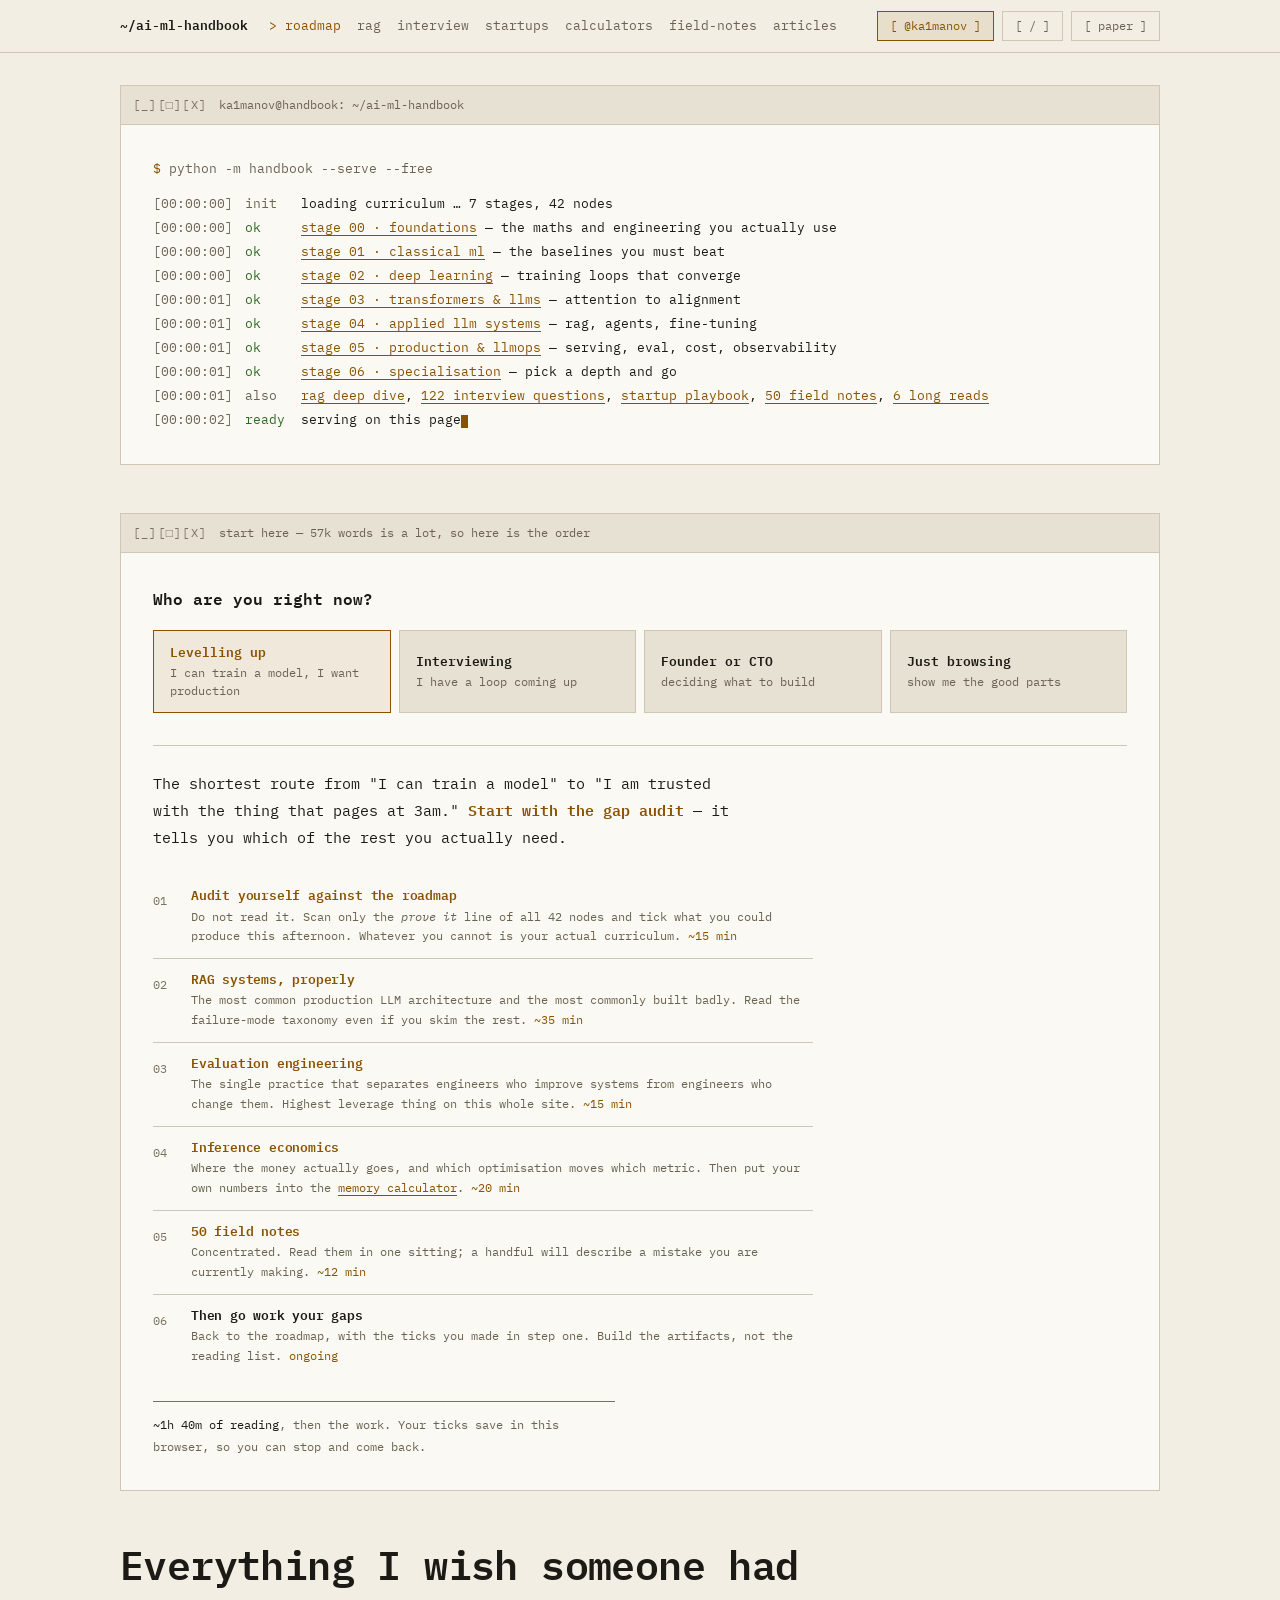
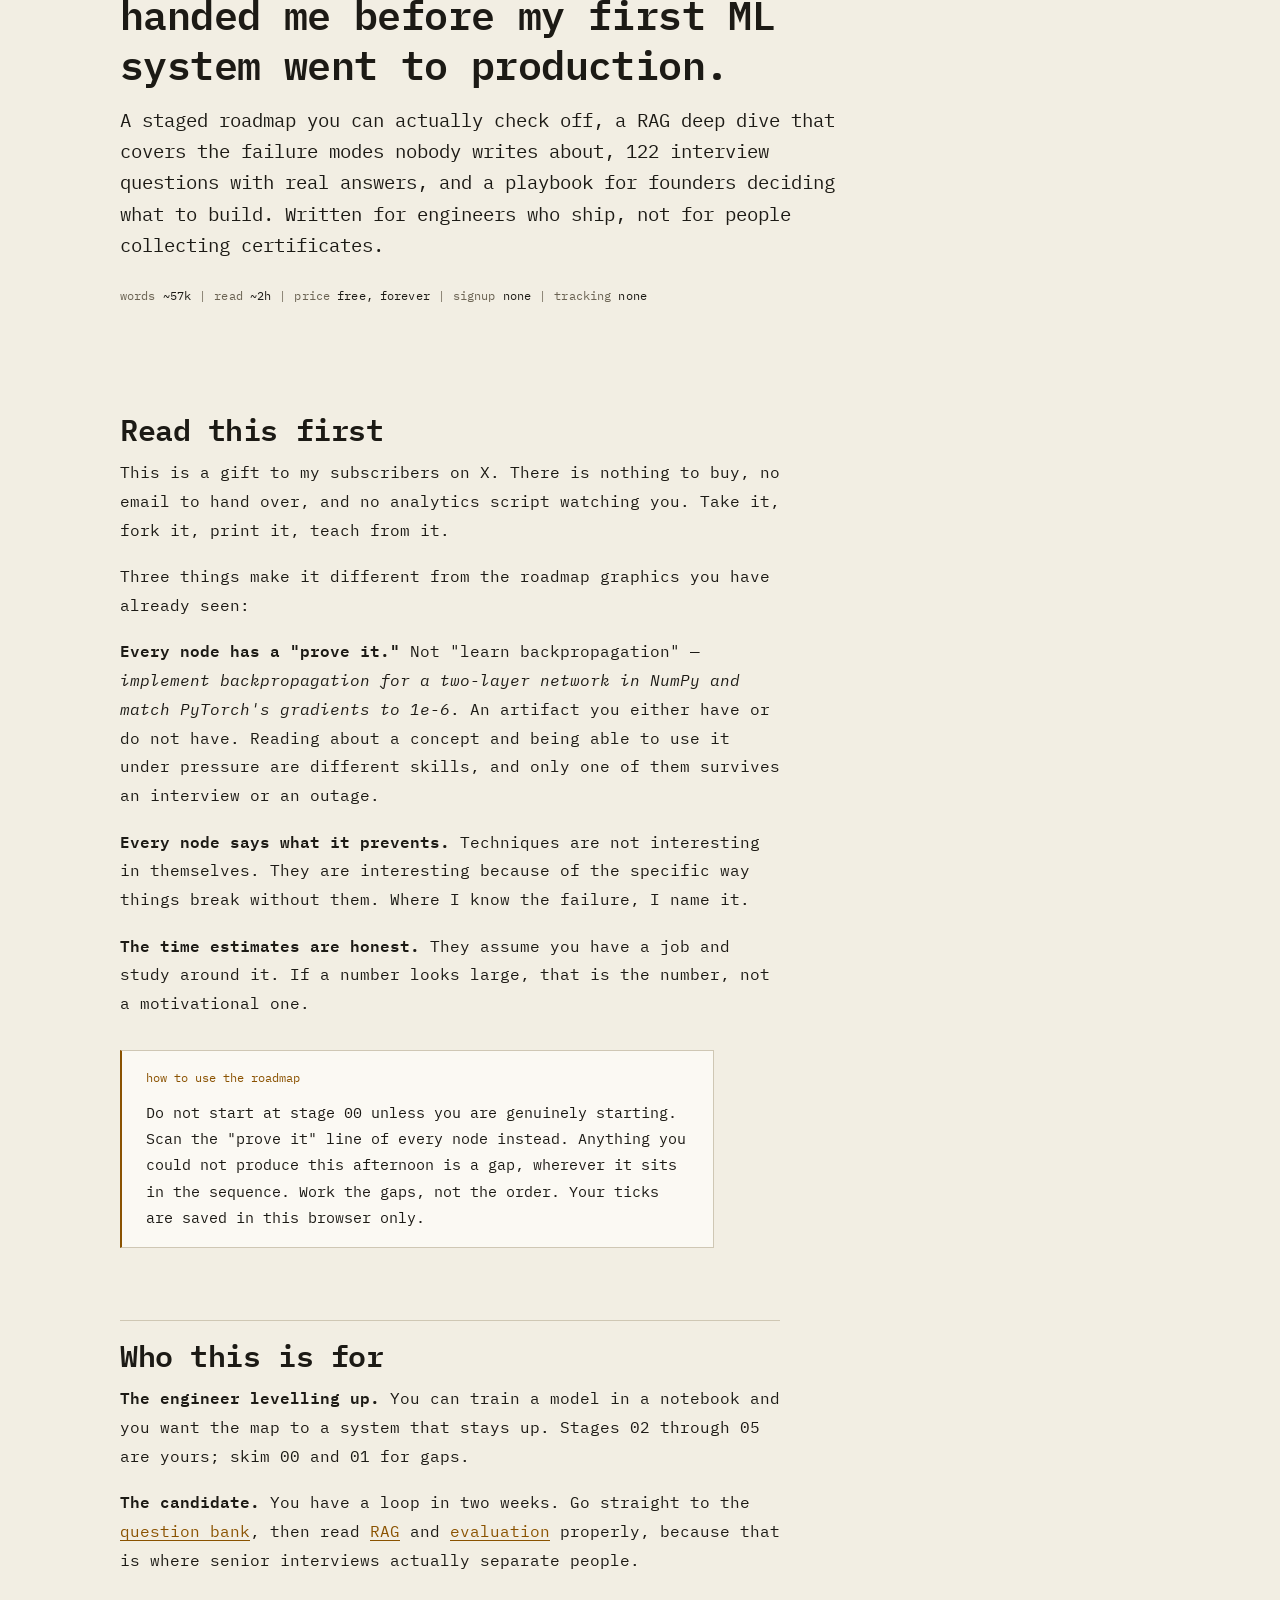
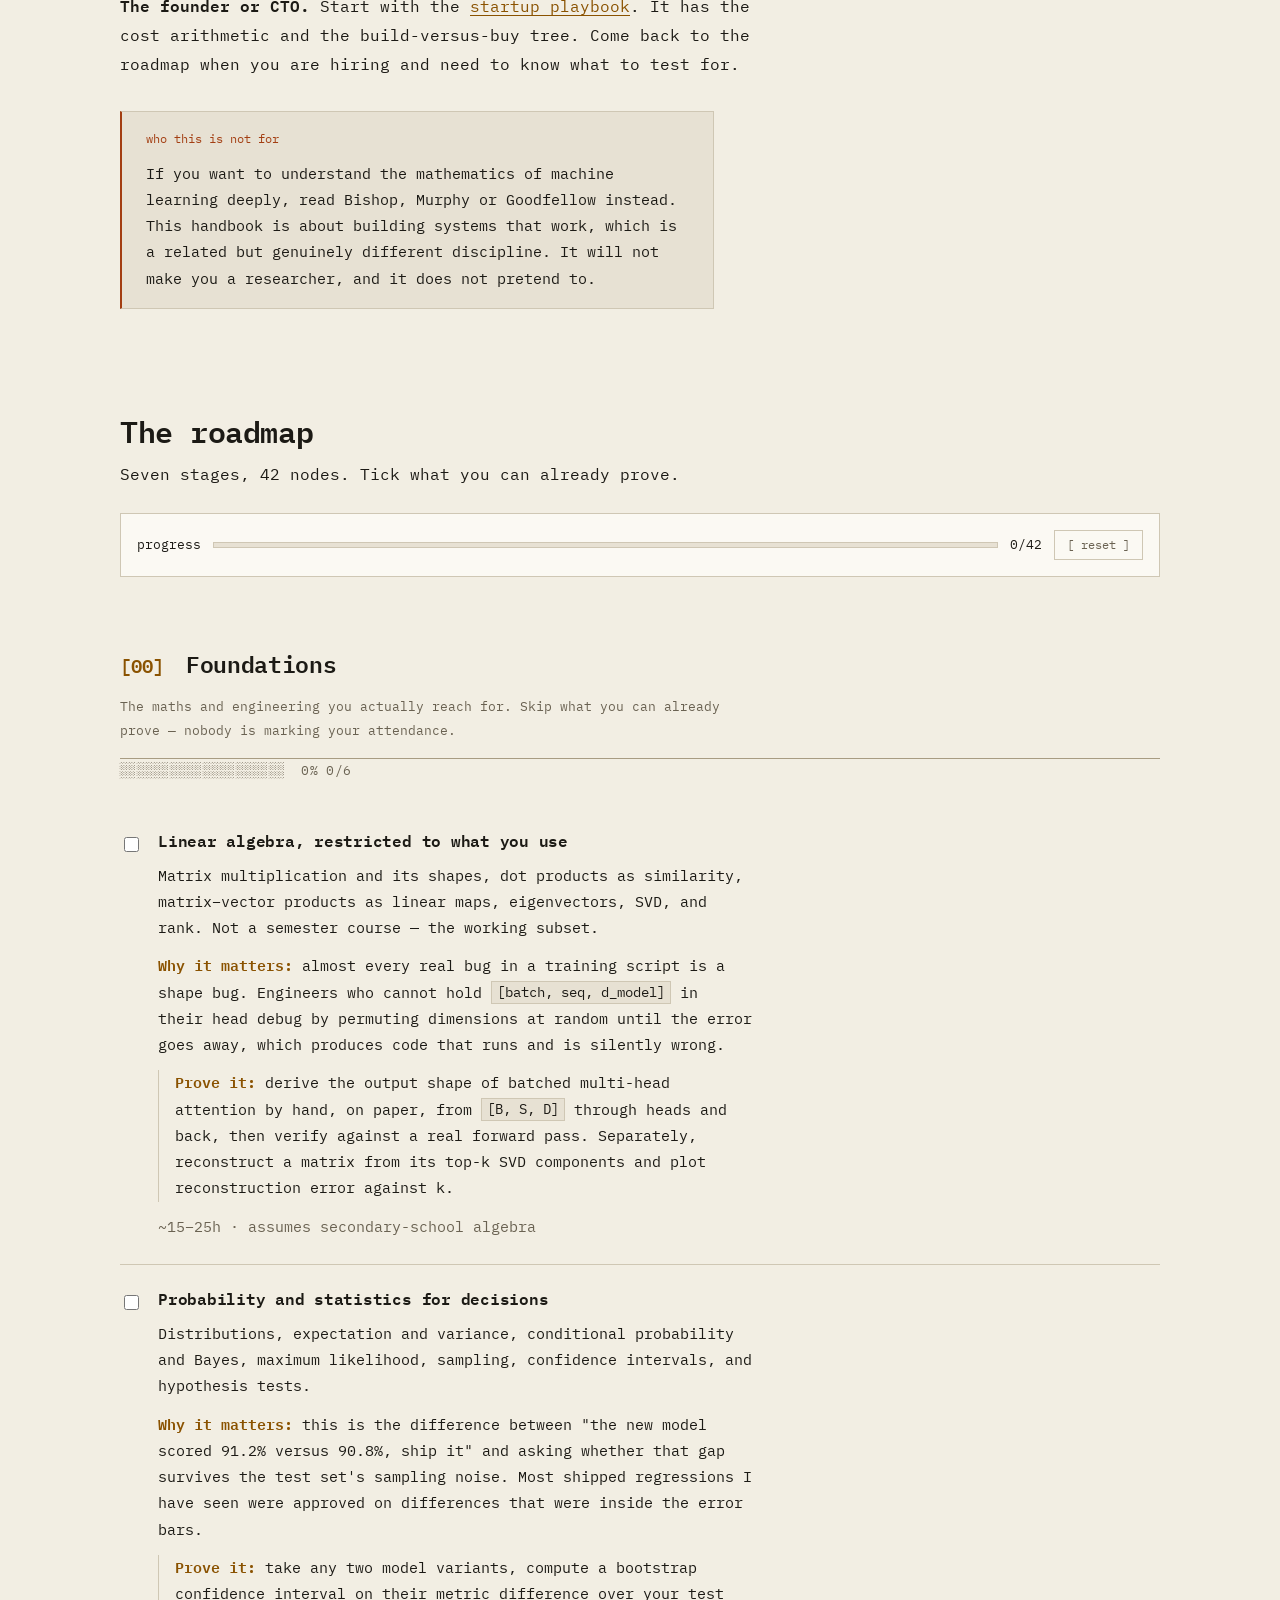
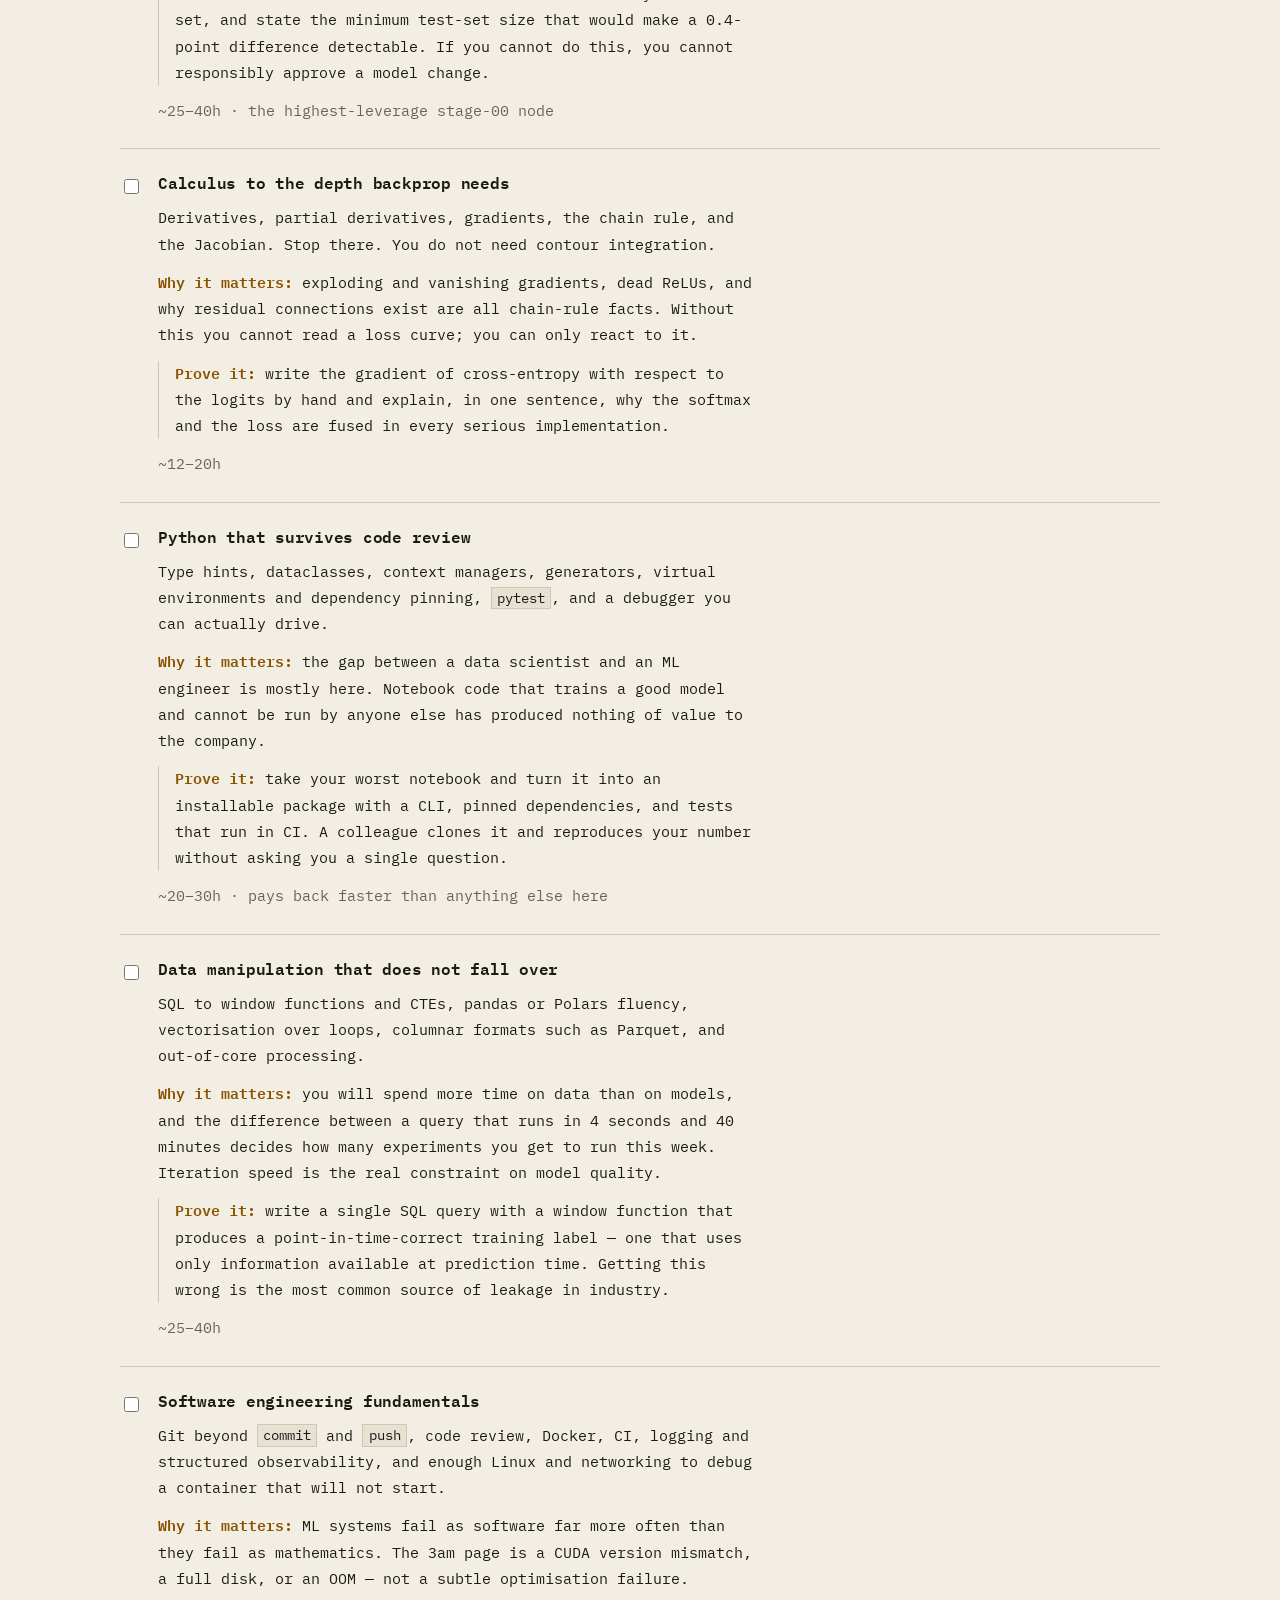
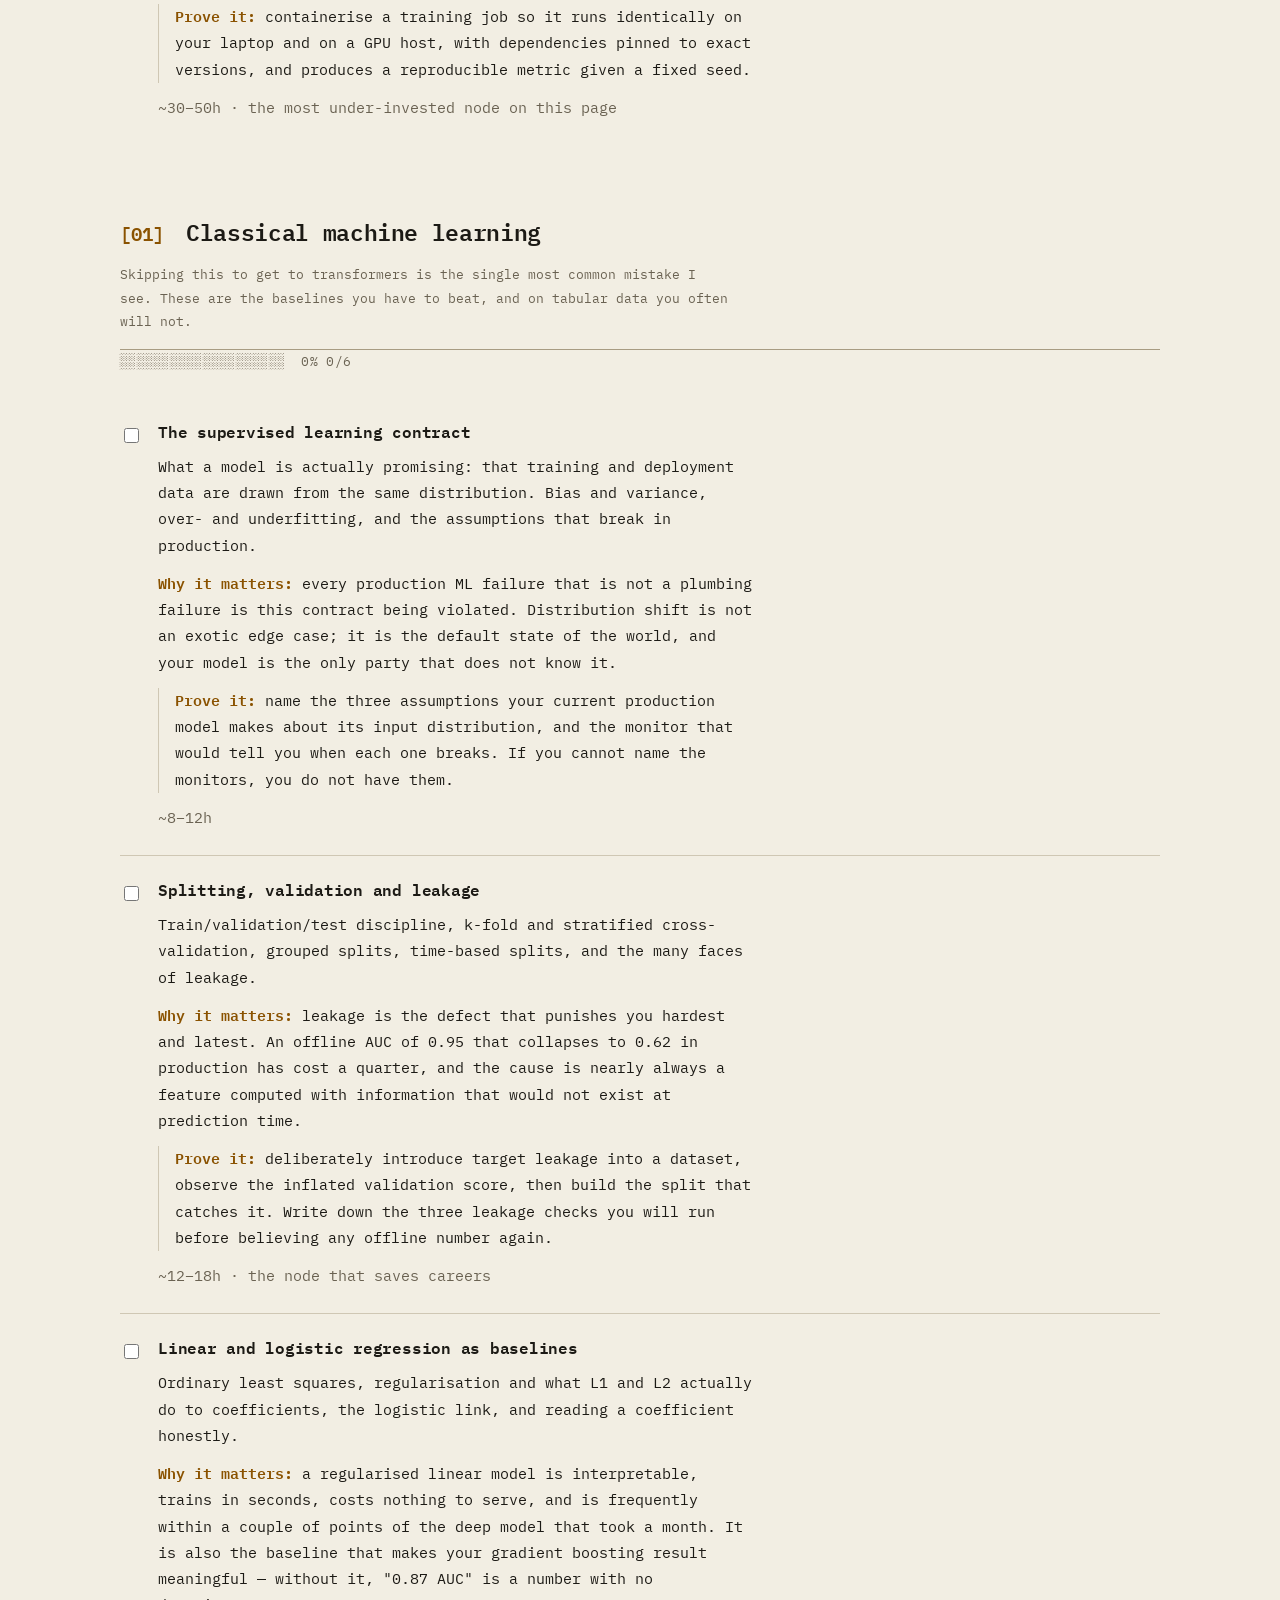
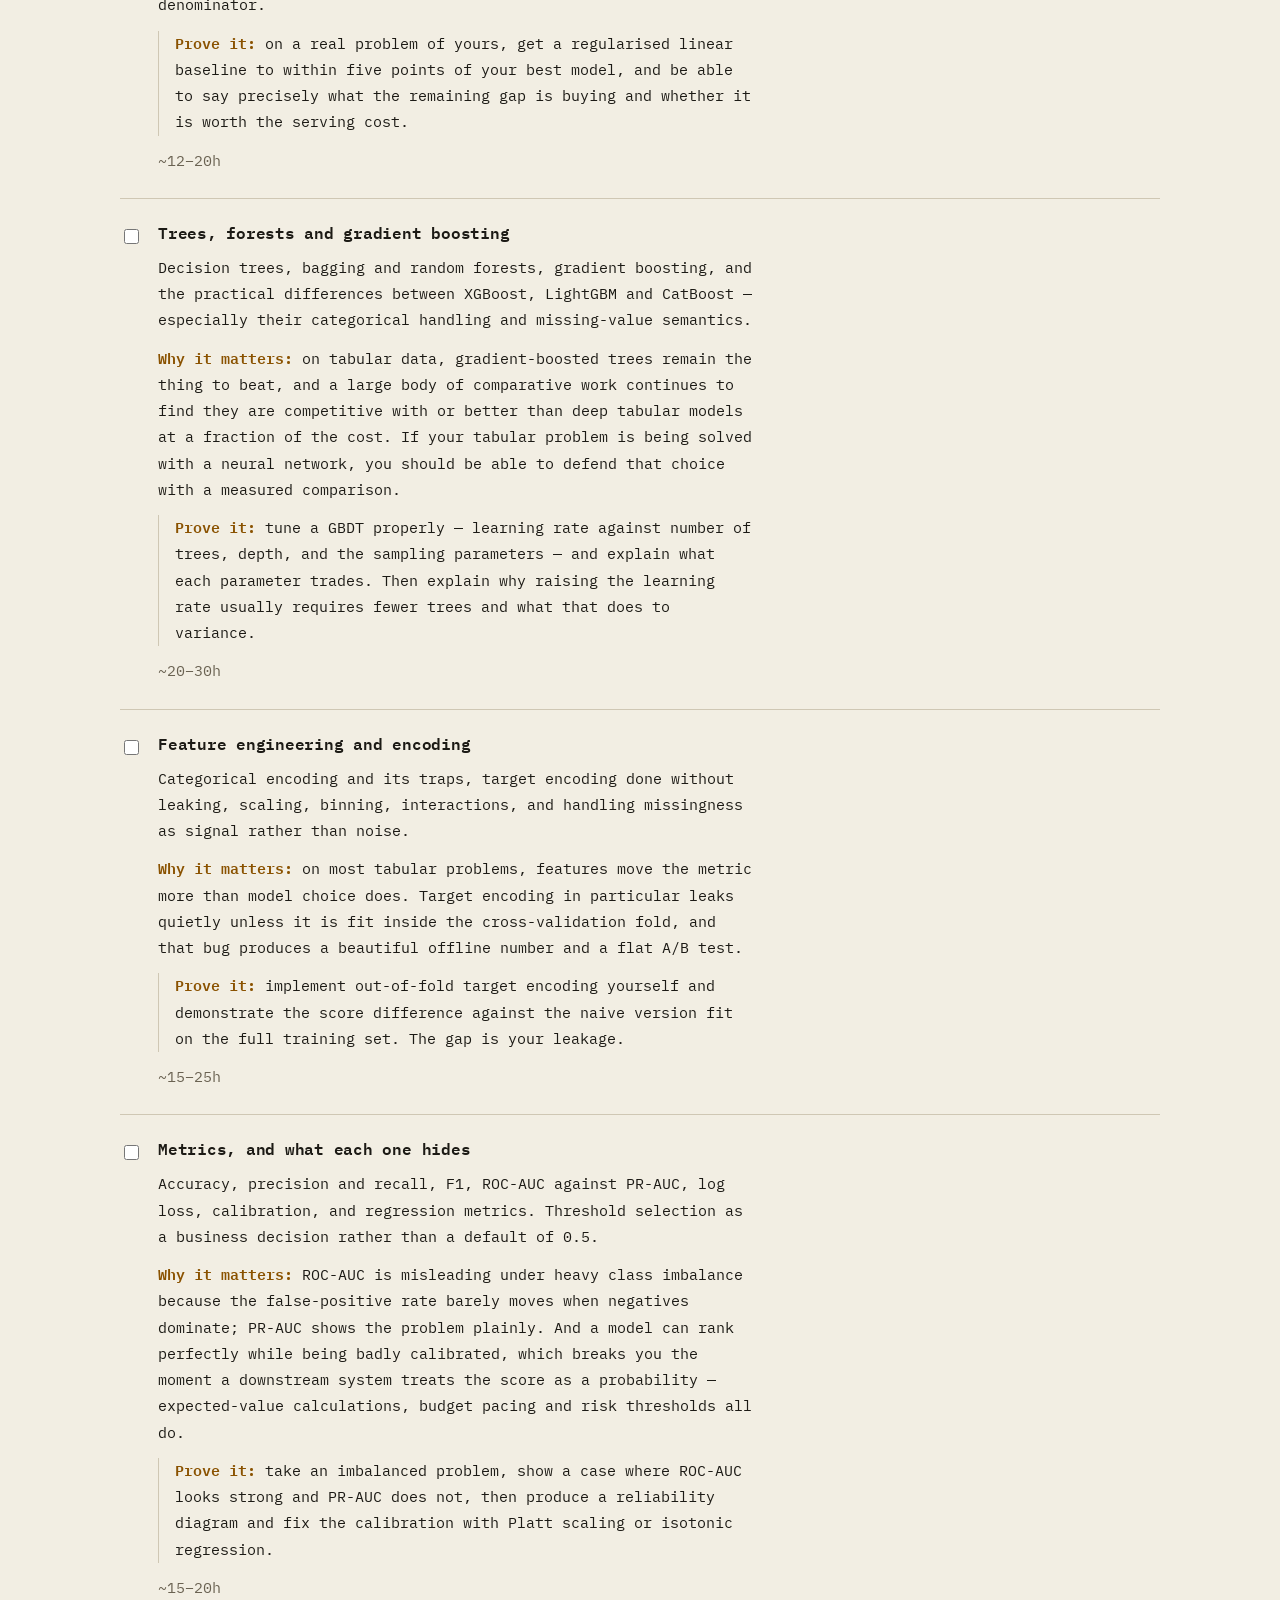
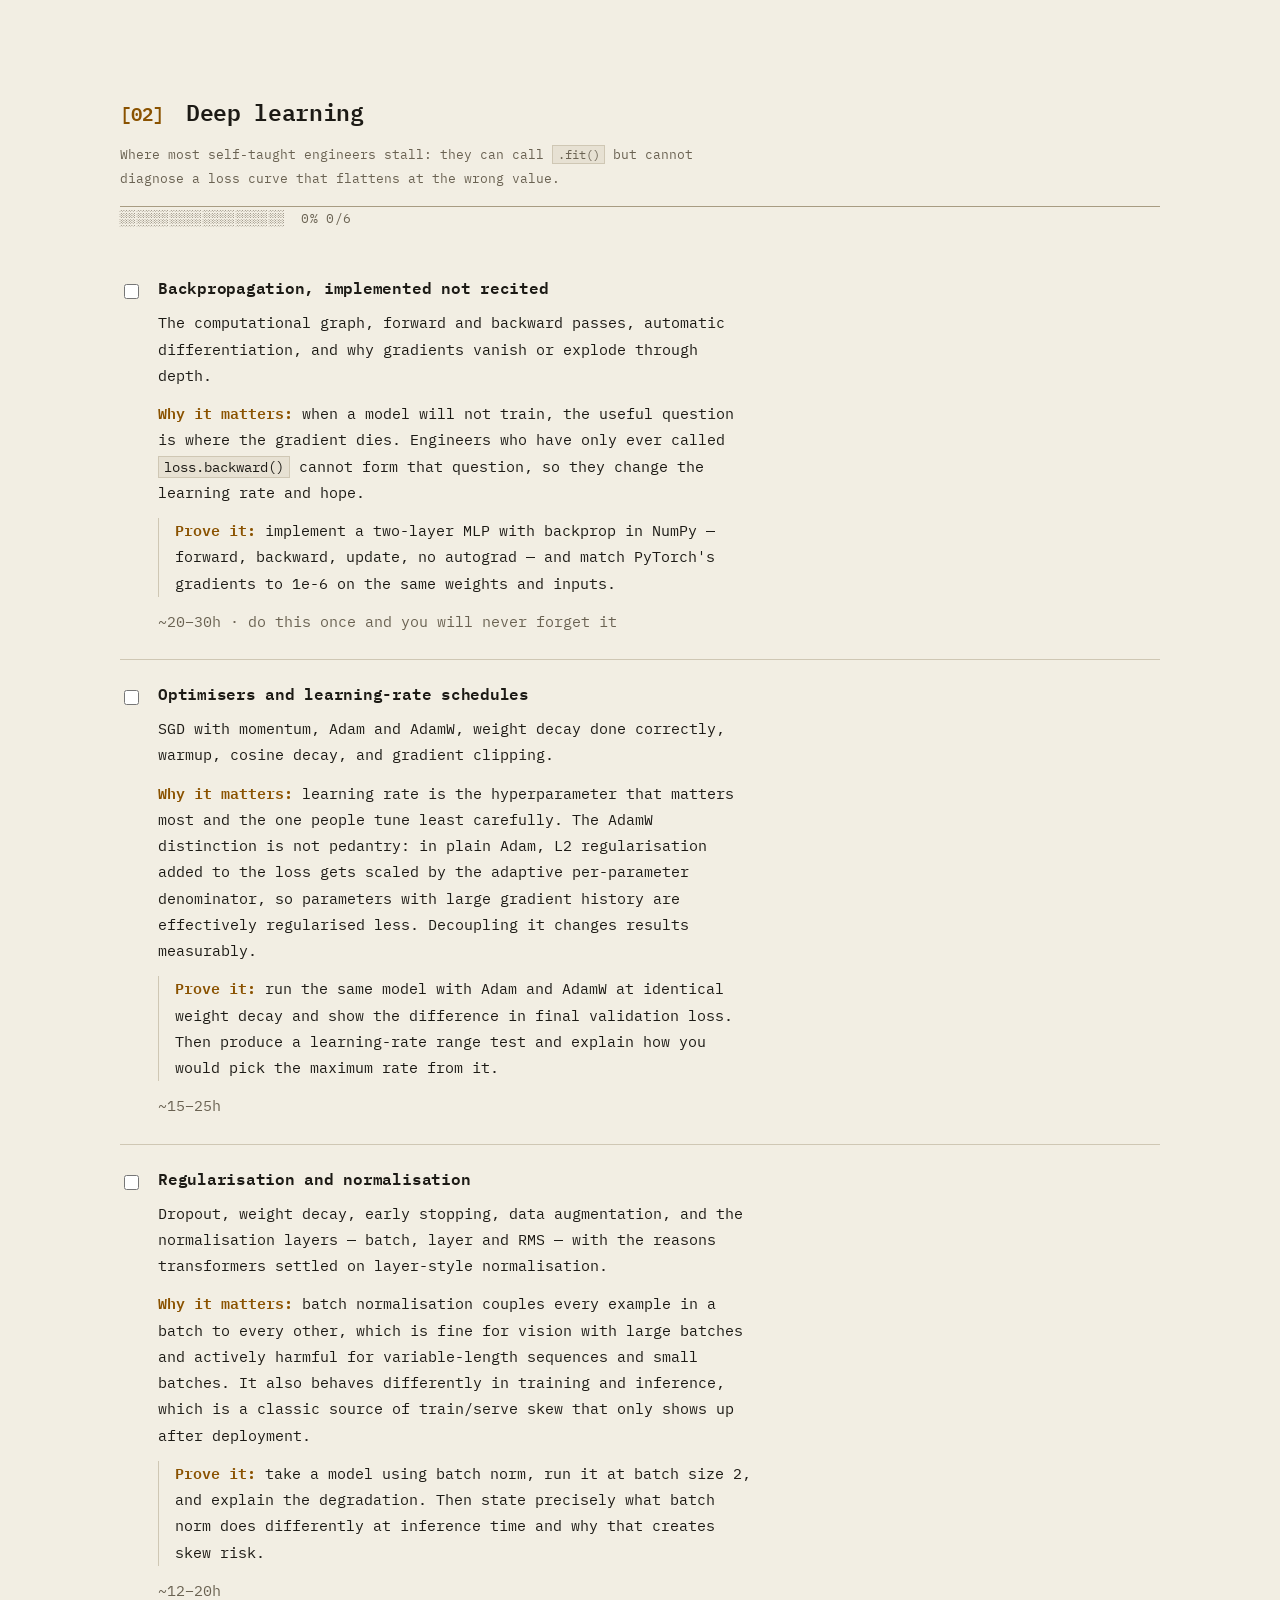
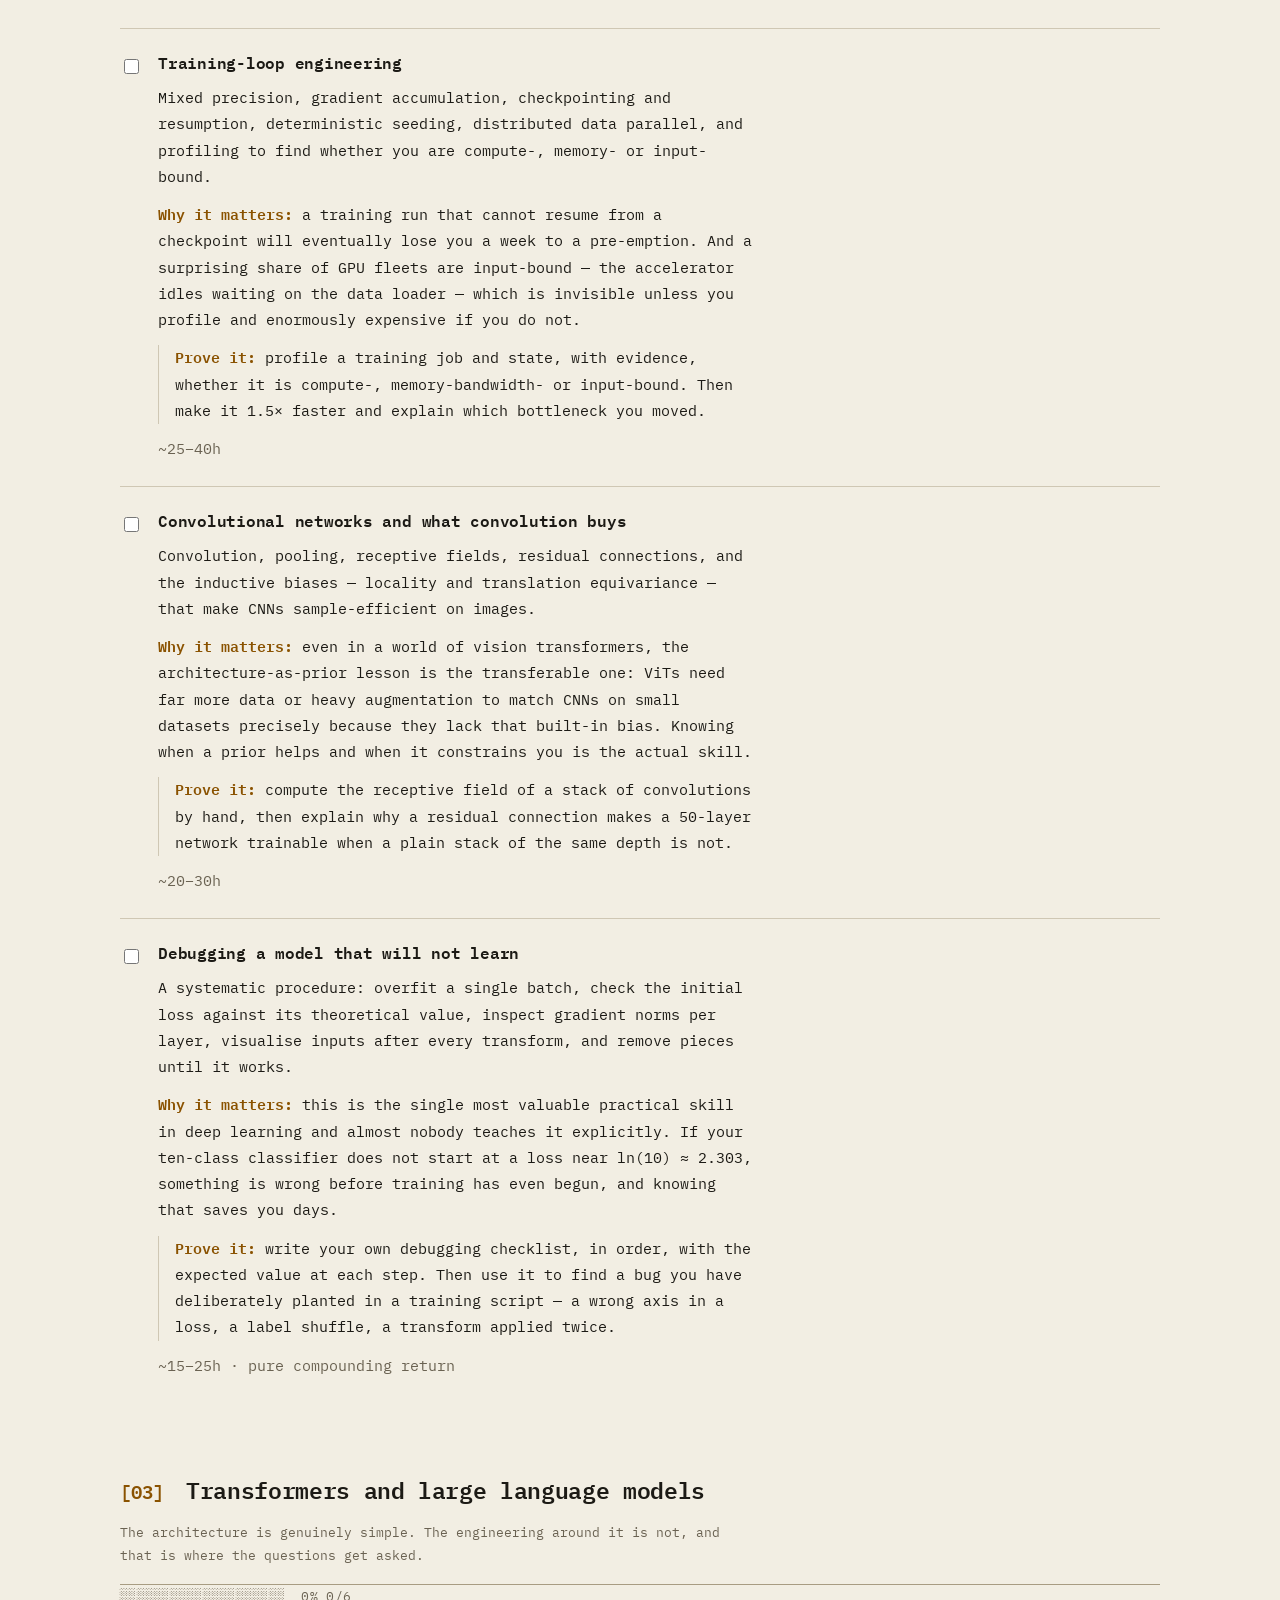
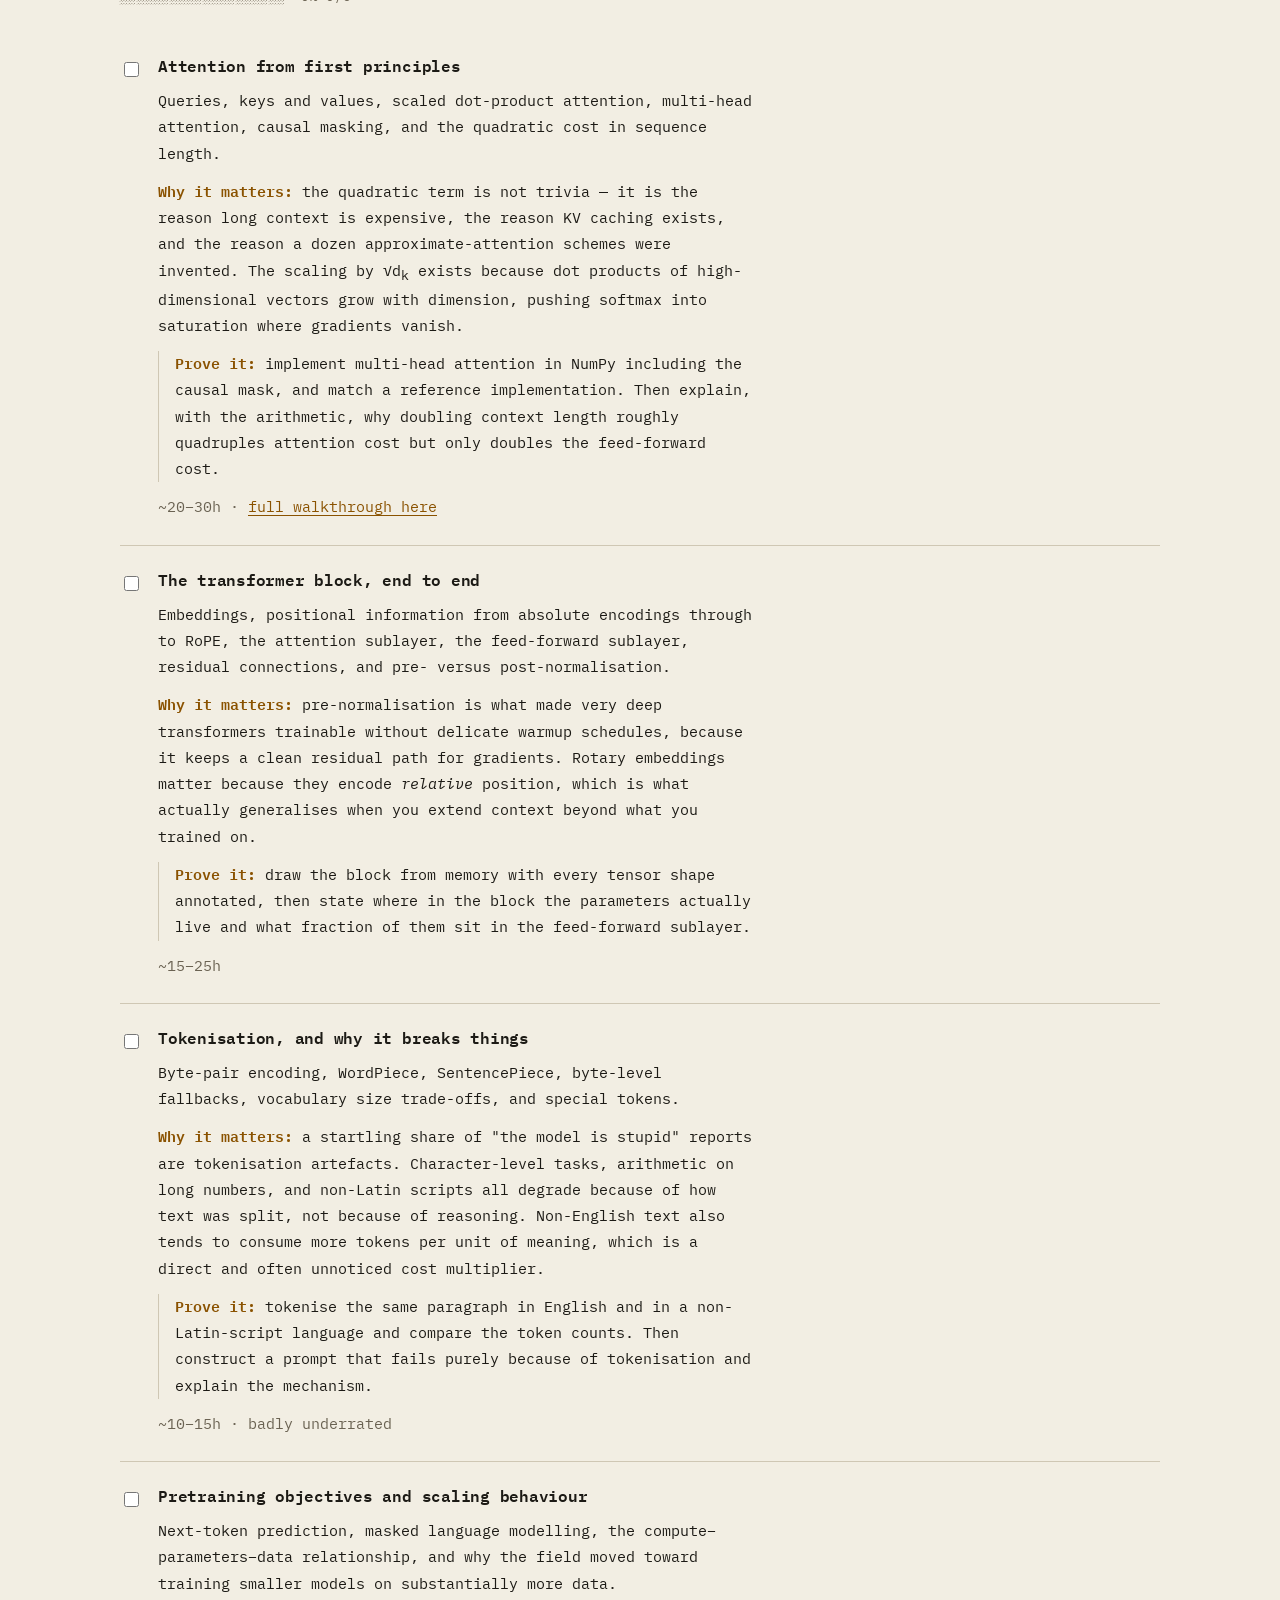
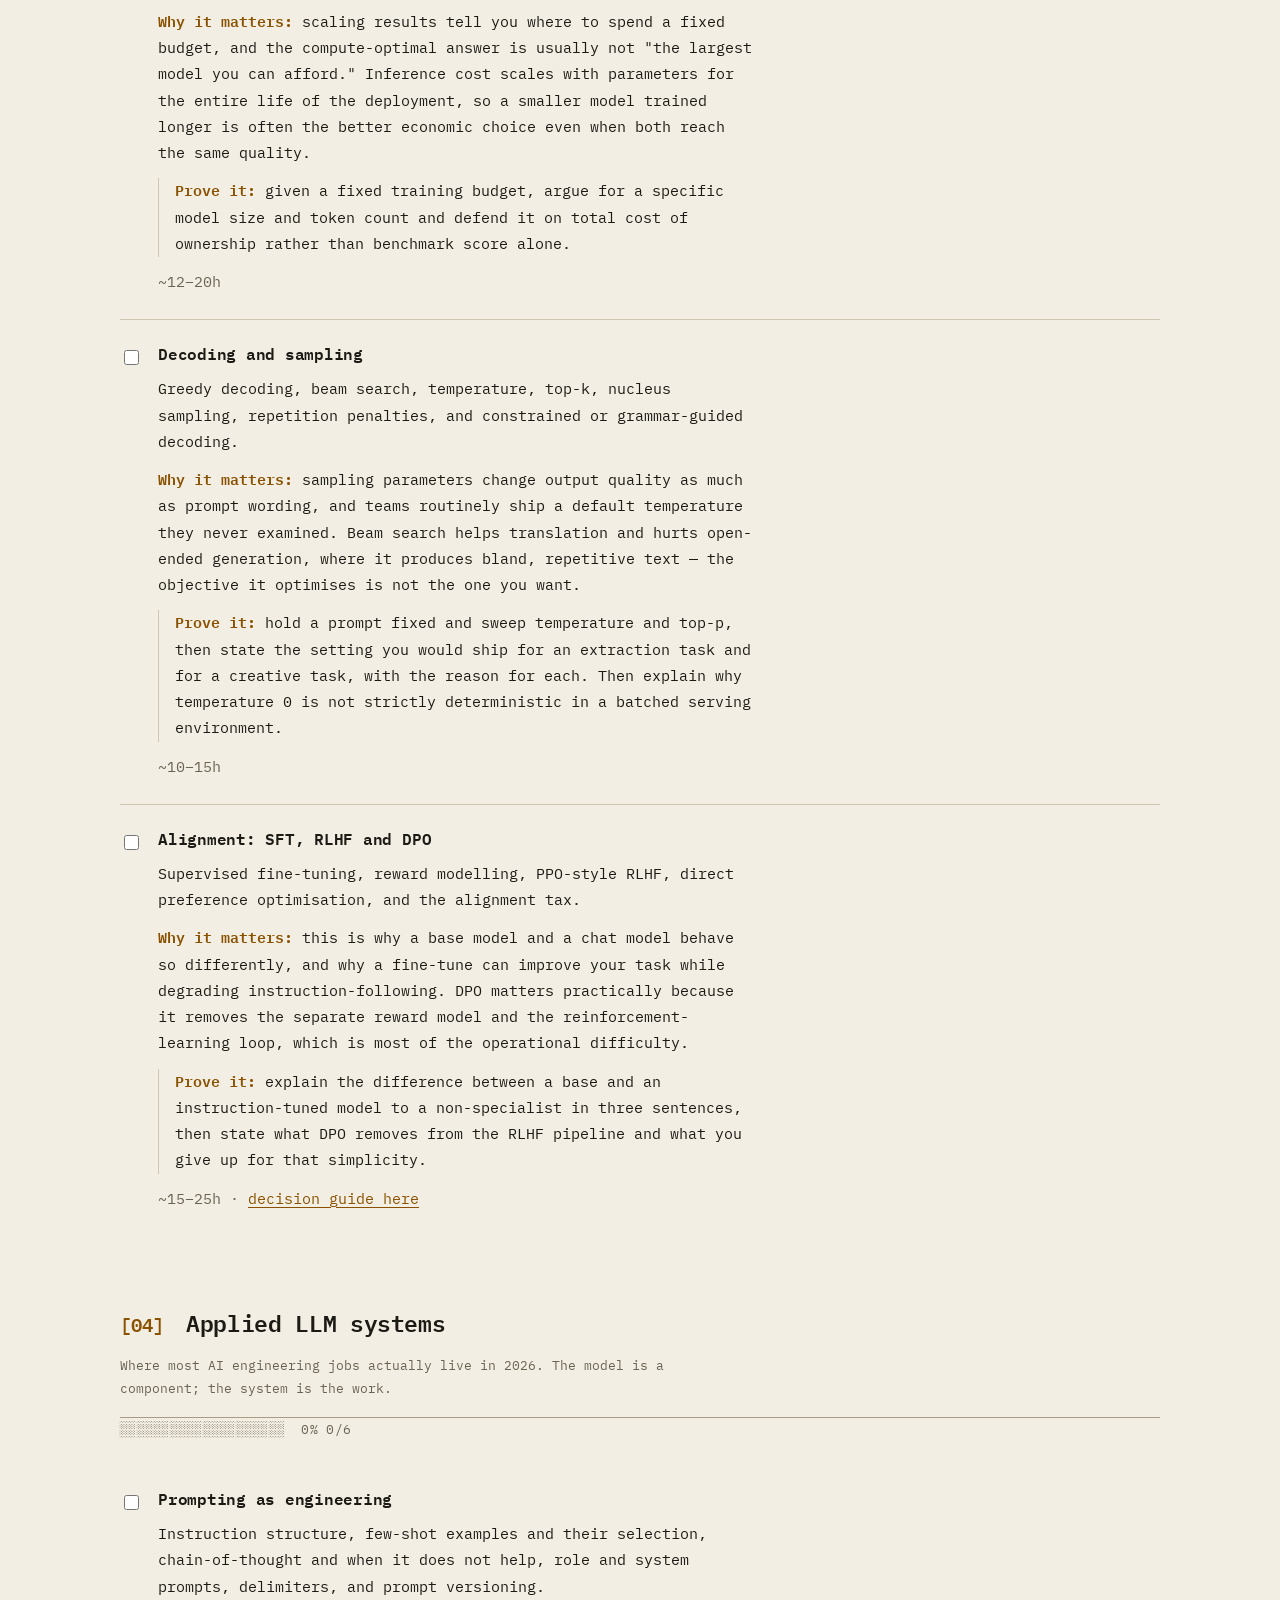
<file: index.html>
<!doctype html>
<html lang="en" data-base="./">
<head>
<meta charset="utf-8">
<meta name="viewport" content="width=device-width, initial-scale=1, viewport-fit=cover">
<title>The AI/ML Engineering Handbook</title>
<meta name="description" content="A staged roadmap, a RAG deep dive, 122 interview questions and a startup playbook — for people who ship machine learning systems, not notebooks. Free, no signup.">
<link rel="canonical" href="https://ka1manov.github.io/ai-ml-handbook/">
<meta property="og:type" content="website">
<meta property="og:site_name" content="The AI/ML Engineering Handbook">
<meta property="og:title" content="The AI/ML Engineering Handbook">
<meta property="og:description" content="A staged roadmap, a RAG deep dive, 122 interview questions and a startup playbook — for people who ship machine learning systems, not notebooks. Free, no signup.">
<meta property="og:url" content="https://ka1manov.github.io/ai-ml-handbook/">
<meta property="og:image" content="https://ka1manov.github.io/ai-ml-handbook/assets/img/og-default.png">
<meta property="og:image:width" content="1200">
<meta property="og:image:height" content="630">
<meta property="og:image:alt" content="Terminal-style card reading "The AI/ML Engineering Handbook", by @ka1manov.">
<meta name="twitter:card" content="summary_large_image">
<meta name="twitter:site" content="@ka1manov">
<meta name="twitter:creator" content="@ka1manov">
<meta name="twitter:image" content="https://ka1manov.github.io/ai-ml-handbook/assets/img/og-default.png">
<meta name="author" content="@ka1manov">
<meta name="theme-color" content="#0C0B08" media="(prefers-color-scheme: dark)">
<meta name="theme-color" content="#F2EEE3" media="(prefers-color-scheme: light)">
<script>try{document.documentElement.setAttribute('data-theme',localStorage.getItem('amh:theme')||(matchMedia('(prefers-color-scheme: light)').matches?'light':'dark'))}catch(e){document.documentElement.setAttribute('data-theme','dark')}</script>
<link rel="preconnect" href="https://fonts.googleapis.com">
<link rel="preconnect" href="https://fonts.gstatic.com" crossorigin>
<link rel="stylesheet" href="https://fonts.googleapis.com/css2?family=IBM+Plex+Mono:ital,wght@0,400;0,500;0,600;1,400&display=swap">
<link rel="stylesheet" href="./assets/css/site.css">
<link rel="icon" href="./assets/img/favicon.svg" type="image/svg+xml">
<script type="application/ld+json">{"@context":"https://schema.org","@type":"WebSite","name":"The AI/ML Engineering Handbook","description":"A staged roadmap, a RAG deep dive, 122 interview questions and a startup playbook — for people who ship machine learning systems, not notebooks. Free, no signup.","url":"https://ka1manov.github.io/ai-ml-handbook/","image":"https://ka1manov.github.io/ai-ml-handbook/assets/img/og-default.png","inLanguage":"en","author":{"@type":"Person","name":"@ka1manov","url":"https://x.com/ka1manov"},"publisher":{"@type":"Person","name":"@ka1manov","url":"https://x.com/ka1manov"},"license":"https://creativecommons.org/licenses/by/4.0/","isAccessibleForFree":true,"dateModified":"2026-09-20"}</script>
</head>
<body>
<a class="sr-only" href="#main">Skip to content</a>
<header class="topbar">
  <div class="shell topbar__inner">
    <a class="topbar__brand" href="./index.html">~/<span class="topbar__brand-long">ai-ml-</span>handbook</a>
    <span class="topbar__by">by <a href="https://x.com/ka1manov" rel="me noopener" target="_blank">@ka1manov</a></span>
    <nav class="topbar__links" aria-label="Sections">
      <a href="./index.html">roadmap</a>
      <a href="./rag.html">rag</a>
      <a href="./interview.html">interview</a>
      <a href="./startups.html">startups</a>
      <a href="./calculators.html">calculators</a>
      <a href="./tips.html">field-notes</a>
      <a href="./articles/index.html">articles</a>
    </nav>
    <div class="topbar__tools">
      <a class="btn btn--follow" href="https://x.com/ka1manov" rel="me noopener" target="_blank">[ @ka1manov ]</a>
      <button class="btn" type="button" data-search-open aria-label="Search the handbook">[ / ]</button>
      <button class="btn" type="button" data-theme-toggle>[ crt ]</button>
      <button class="btn" type="button" data-nav-toggle>[ menu ]</button>
    </div>
  </div>
  <div class="shell">
    <nav class="navmenu" id="navmenu" aria-label="Sections, compact" hidden>
      <a href="./index.html">roadmap</a>
      <a href="./rag.html">rag</a>
      <a href="./interview.html">interview</a>
      <a href="./startups.html">startups</a>
      <a href="./calculators.html">calculators</a>
      <a href="./tips.html">field-notes</a>
      <a href="./articles/index.html">articles</a>
      <a class="navmenu__follow" href="https://x.com/ka1manov" rel="me noopener" target="_blank">follow @ka1manov on X →</a>
    </nav>
  </div>
</header>
<main id="main">
<div class="shell">

<section class="win" style="margin-top:var(--sp-6)">
  <div class="win__bar">
    <span class="win__dots">[_][□][X]</span>
    <span class="win__title">ka1manov@handbook: ~/ai-ml-handbook</span>
  </div>
  <div class="win__body">
    <p class="prompt">python -m handbook --serve --free</p>
    <div class="log" aria-label="Contents">
      <div class="log__row"><span class="log__t">[00:00:00]</span><span class="log__lvl">init</span><span class="log__msg">loading curriculum … 7 stages, 42 nodes</span></div>
      <div class="log__row"><span class="log__t">[00:00:00]</span><span class="log__lvl log__lvl--ok">ok</span><span class="log__msg"><a href="#stage-00">stage 00 · foundations</a> — the maths and engineering you actually use</span></div>
      <div class="log__row"><span class="log__t">[00:00:00]</span><span class="log__lvl log__lvl--ok">ok</span><span class="log__msg"><a href="#stage-01">stage 01 · classical ml</a> — the baselines you must beat</span></div>
      <div class="log__row"><span class="log__t">[00:00:00]</span><span class="log__lvl log__lvl--ok">ok</span><span class="log__msg"><a href="#stage-02">stage 02 · deep learning</a> — training loops that converge</span></div>
      <div class="log__row"><span class="log__t">[00:00:01]</span><span class="log__lvl log__lvl--ok">ok</span><span class="log__msg"><a href="#stage-03">stage 03 · transformers &amp; llms</a> — attention to alignment</span></div>
      <div class="log__row"><span class="log__t">[00:00:01]</span><span class="log__lvl log__lvl--ok">ok</span><span class="log__msg"><a href="#stage-04">stage 04 · applied llm systems</a> — rag, agents, fine-tuning</span></div>
      <div class="log__row"><span class="log__t">[00:00:01]</span><span class="log__lvl log__lvl--ok">ok</span><span class="log__msg"><a href="#stage-05">stage 05 · production &amp; llmops</a> — serving, eval, cost, observability</span></div>
      <div class="log__row"><span class="log__t">[00:00:01]</span><span class="log__lvl log__lvl--ok">ok</span><span class="log__msg"><a href="#stage-06">stage 06 · specialisation</a> — pick a depth and go</span></div>
      <div class="log__row"><span class="log__t">[00:00:01]</span><span class="log__lvl">also</span><span class="log__msg"><a href="rag.html">rag deep dive</a>, <a href="interview.html">122 interview questions</a>, <a href="startups.html">startup playbook</a>, <a href="tips.html">50 field notes</a>, <a href="articles/index.html">6 long reads</a></span></div>
      <div class="log__row"><span class="log__t">[00:00:02]</span><span class="log__lvl log__lvl--ok">ready</span><span class="log__msg">serving on this page<span class="cursor" aria-hidden="true"></span></span></div>
    </div>
  </div>
</section>

<section class="router" data-router style="margin-top:var(--sp-7)">
  <div class="win__bar">
    <span class="win__dots">[_][□][X]</span>
    <span class="win__title">start here — 57k words is a lot, so here is the order</span>
  </div>
  <div class="router__body">
    <p class="router__q"><b>Who are you right now?</b></p>

    <div class="router__roles" role="group" aria-label="Choose your starting point">
      <button class="router__role" type="button" data-role="levelling" aria-pressed="true">
        <b>Levelling up</b>
        <span>I can train a model, I want production</span>
      </button>
      <button class="router__role" type="button" data-role="interview" aria-pressed="false">
        <b>Interviewing</b>
        <span>I have a loop coming up</span>
      </button>
      <button class="router__role" type="button" data-role="founder" aria-pressed="false">
        <b>Founder or CTO</b>
        <span>deciding what to build</span>
      </button>
      <button class="router__role" type="button" data-role="browsing" aria-pressed="false">
        <b>Just browsing</b>
        <span>show me the good parts</span>
      </button>
    </div>

    <!-- ===== levelling up ===== -->
    <div class="path" data-path="levelling">
      <h3 data-path-heading>If you are levelling up</h3>
      <p class="path__lede">The shortest route from "I can train a model" to "I am trusted with the thing that pages at 3am." <b>Start with the gap audit</b> — it tells you which of the rest you actually need.</p>
      <ol class="path__steps">
        <li class="path__step">
          <div>
            <h4><a href="#roadmap">Audit yourself against the roadmap</a></h4>
            <p>Do not read it. Scan only the <i>prove it</i> line of all 42 nodes and tick what you could produce this afternoon. Whatever you cannot is your actual curriculum. <span class="t">~15 min</span></p>
          </div>
        </li>
        <li class="path__step">
          <div>
            <h4><a href="rag.html">RAG systems, properly</a></h4>
            <p>The most common production LLM architecture and the most commonly built badly. Read the failure-mode taxonomy even if you skim the rest. <span class="t">~35 min</span></p>
          </div>
        </li>
        <li class="path__step">
          <div>
            <h4><a href="articles/evaluation.html">Evaluation engineering</a></h4>
            <p>The single practice that separates engineers who improve systems from engineers who change them. Highest leverage thing on this whole site. <span class="t">~15 min</span></p>
          </div>
        </li>
        <li class="path__step">
          <div>
            <h4><a href="articles/inference.html">Inference economics</a></h4>
            <p>Where the money actually goes, and which optimisation moves which metric. Then put your own numbers into the <a href="calculators.html#vram">memory calculator</a>. <span class="t">~20 min</span></p>
          </div>
        </li>
        <li class="path__step">
          <div>
            <h4><a href="tips.html">50 field notes</a></h4>
            <p>Concentrated. Read them in one sitting; a handful will describe a mistake you are currently making. <span class="t">~12 min</span></p>
          </div>
        </li>
        <li class="path__step">
          <div>
            <h4>Then go work your gaps</h4>
            <p>Back to the roadmap, with the ticks you made in step one. Build the artifacts, not the reading list. <span class="t">ongoing</span></p>
          </div>
        </li>
      </ol>
      <p class="path__total"><b>~1h 40m of reading</b>, then the work. Your ticks save in this browser, so you can stop and come back.</p>
    </div>

    <!-- ===== interviewing ===== -->
    <div class="path" data-path="interview" hidden>
      <h3 data-path-heading>If you are interviewing</h3>
      <p class="path__lede">Assumes a loop in roughly two weeks. <b>Do step one first</b> — knowing what you cannot answer changes what is worth reading.</p>
      <ol class="path__steps">
        <li class="path__step">
          <div>
            <h4><a href="interview.html">Run the question bank cold</a></h4>
            <p>Filter to your level, hide nothing, and answer out loud before revealing. Mark the ones you got. The unmarked set is your study list. <span class="t">~45 min</span></p>
          </div>
        </li>
        <li class="path__step">
          <div>
            <h4><a href="rag.html">RAG systems, properly</a></h4>
            <p>This is where senior interviews separate people. Most candidates can define RAG; very few can say which half is broken and how they would find out. <span class="t">~35 min</span></p>
          </div>
        </li>
        <li class="path__step">
          <div>
            <h4><a href="articles/evaluation.html">Evaluation engineering</a></h4>
            <p>"How would you know it works?" is asked in some form in nearly every loop, and it is the question most candidates answer weakly. <span class="t">~15 min</span></p>
          </div>
        </li>
        <li class="path__step">
          <div>
            <h4><a href="articles/transformers.html">Transformer internals</a></h4>
            <p>For the mechanism questions: why scale by √d, what the KV cache costs, why context is quadratic. Answer these from the mechanism, not from memory. <span class="t">~16 min</span></p>
          </div>
        </li>
        <li class="path__step">
          <div>
            <h4><a href="interview.html#system-design">ML system design</a></h4>
            <p>14 worked designs. Read how each one opens — the requirement-gathering before any architecture is the part being assessed. <span class="t">~20 min</span></p>
          </div>
        </li>
        <li class="path__step">
          <div>
            <h4><a href="interview.html">Drill: shuffle, hide known, repeat</a></h4>
            <p>Shuffle so you cannot pattern-match on order. Do this daily until the unmarked list is empty. <span class="t">15 min/day</span></p>
          </div>
        </li>
      </ol>
      <p class="path__total"><b>~2h 10m</b>, then daily drilling. Your marks save in this browser.</p>
    </div>

    <!-- ===== founder ===== -->
    <div class="path" data-path="founder" hidden>
      <h3 data-path-heading>If you are a founder or CTO</h3>
      <p class="path__lede">Written to help you decide what to build, what to buy, and what it costs. <b>You can skip the entire roadmap</b> — come back to it when you are hiring and need to know what to test for.</p>
      <ol class="path__steps">
        <li class="path__step">
          <div>
            <h4><a href="startups.html">The startup playbook</a></h4>
            <p>Build/buy/fine-tune, the 0→1 ladder, why "we use an LLM" is not a moat, and how AI startups actually fail. The one thing to read if you read one thing. <span class="t">~25 min</span></p>
          </div>
        </li>
        <li class="path__step">
          <div>
            <h4><a href="calculators.html#cost">Put your numbers in the cost calculator</a></h4>
            <p>Cost per <i>successful outcome</i>, not per request. Do this before you price anything — several founders discover here that their unit economics are upside down. <span class="t">~5 min</span></p>
          </div>
        </li>
        <li class="path__step">
          <div>
            <h4><a href="rag.html#what">When RAG is the wrong tool</a></h4>
            <p>Just that one section. The most expensive AI mistakes are building retrieval for a problem that was never a retrieval problem. <span class="t">~5 min</span></p>
          </div>
        </li>
        <li class="path__step">
          <div>
            <h4><a href="articles/finetuning.html">Fine-tuning: a guide to not doing it</a></h4>
            <p>Read this before anyone on your team proposes a fine-tune. Fine-tuning teaches form; retrieval supplies facts, and confusing them burns quarters. <span class="t">~15 min</span></p>
          </div>
        </li>
        <li class="path__step">
          <div>
            <h4><a href="articles/evaluation.html">Evaluation engineering</a></h4>
            <p>Not so you build it — so you know to demand it. A team shipping LLM features without an eval suite is guessing, and you are paying for the guesses. <span class="t">~15 min</span></p>
          </div>
        </li>
        <li class="path__step">
          <div>
            <h4><a href="startups.html#plan">The 90-day plan</a></h4>
            <p>Take it, adjust the dates, keep the order. Each phase depends on the one before it. <span class="t">~5 min</span></p>
          </div>
        </li>
      </ol>
      <p class="path__total"><b>~1h 10m.</b> The playbook and the cost calculator alone are worth the first 30 minutes.</p>
    </div>

    <!-- ===== browsing ===== -->
    <div class="path" data-path="browsing" hidden>
      <h3 data-path-heading>If you are just browsing</h3>
      <p class="path__lede">The parts people send to each other. <b>No particular order</b> — pick whichever title sounds like a problem you have had.</p>
      <ol class="path__steps">
        <li class="path__step">
          <div>
            <h4><a href="rag.html#failures">The RAG failure-mode taxonomy</a></h4>
            <p>Symptom, cause, the diagnostic that distinguishes it, and the fix. Twelve rows. The most-used thing here. <span class="t">~8 min</span></p>
          </div>
        </li>
        <li class="path__step">
          <div>
            <h4><a href="articles/agents.html#arithmetic">Why agents fail</a></h4>
            <p>Per-step success raised to the number of steps. 95% over ten steps is 60%. That one line explains the whole demo-to-product gap. <span class="t">~4 min</span></p>
          </div>
        </li>
        <li class="path__step">
          <div>
            <h4><a href="calculators.html">The calculators</a></h4>
            <p>Change KV heads from 32 to 8 and watch the cache collapse. Drop success from 85% to 60% and watch cost climb. Faster than reading about it. <span class="t">~5 min</span></p>
          </div>
        </li>
        <li class="path__step">
          <div>
            <h4><a href="tips.html">50 field notes</a></h4>
            <p>One claim each, plus the reason it is true. Designed to be skimmed and argued with. <span class="t">~12 min</span></p>
          </div>
        </li>
        <li class="path__step">
          <div>
            <h4><a href="interview.html">A few interview questions</a></h4>
            <p>Even if you are not interviewing. The weak-versus-strong answer contrasts are a decent mirror. <span class="t">~10 min</span></p>
          </div>
        </li>
      </ol>
      <p class="path__total"><b>~40 min</b> for the highlights. Press <span class="kbd">/</span> any time to search all 57k words.</p>
    </div>

  </div>
</section>

<section class="pagehead" style="border-bottom:0">
  <h1>Everything I wish someone had handed me before my first ML system went to production.</h1>
  <p class="lede">A staged roadmap you can actually check off, a RAG deep dive that covers the failure modes nobody writes about, 122 interview questions with real answers, and a playbook for founders deciding what to build. Written for engineers who ship, not for people collecting certificates.</p>
  <p class="meta"><span class="k">words</span> <span class="v">~57k</span><span class="sep">|</span><span class="k">read</span> <span class="v">~2h</span><span class="sep">|</span><span class="k">price</span> <span class="v">free, forever</span><span class="sep">|</span><span class="k">signup</span> <span class="v">none</span><span class="sep">|</span><span class="k">tracking</span> <span class="v">none</span></p>
</section>

<section class="section" id="how-to-use">
  <div class="prose">
    <h2>Read this first</h2>
    <p>This is a gift to my subscribers on X. There is nothing to buy, no email to hand over, and no analytics script watching you. Take it, fork it, print it, teach from it.</p>

    <p>Three things make it different from the roadmap graphics you have already seen:</p>

    <p><b>Every node has a "prove it."</b> Not "learn backpropagation" — <i>implement backpropagation for a two-layer network in NumPy and match PyTorch's gradients to 1e-6</i>. An artifact you either have or do not have. Reading about a concept and being able to use it under pressure are different skills, and only one of them survives an interview or an outage.</p>

    <p><b>Every node says what it prevents.</b> Techniques are not interesting in themselves. They are interesting because of the specific way things break without them. Where I know the failure, I name it.</p>

    <p><b>The time estimates are honest.</b> They assume you have a job and study around it. If a number looks large, that is the number, not a motivational one.</p>

    <div class="callout callout--note">
      <span class="callout__label">how to use the roadmap</span>
      <p>Do not start at stage 00 unless you are genuinely starting. Scan the "prove it" line of every node instead. Anything you could not produce this afternoon is a gap, wherever it sits in the sequence. Work the gaps, not the order. Your ticks are saved in this browser only.</p>
    </div>

    <h2>Who this is for</h2>
    <p><b>The engineer levelling up.</b> You can train a model in a notebook and you want the map to a system that stays up. Stages 02 through 05 are yours; skim 00 and 01 for gaps.</p>
    <p><b>The candidate.</b> You have a loop in two weeks. Go straight to the <a href="interview.html">question bank</a>, then read <a href="rag.html">RAG</a> and <a href="articles/evaluation.html">evaluation</a> properly, because that is where senior interviews actually separate people.</p>
    <p><b>The founder or CTO.</b> Start with the <a href="startups.html">startup playbook</a>. It has the cost arithmetic and the build-versus-buy tree. Come back to the roadmap when you are hiring and need to know what to test for.</p>

    <div class="callout callout--kill">
      <span class="callout__label">who this is not for</span>
      <p>If you want to understand the mathematics of machine learning deeply, read Bishop, Murphy or Goodfellow instead. This handbook is about building systems that work, which is a related but genuinely different discipline. It will not make you a researcher, and it does not pretend to.</p>
    </div>
  </div>
</section>

<section class="section" id="roadmap">
  <div class="prose">
    <h2 style="margin-top:0;border-top:0;padding-top:0">The roadmap</h2>
    <p>Seven stages, 42 nodes. Tick what you can already prove.</p>
  </div>

  <div class="progress-dash" style="margin-top:var(--sp-5)">
    <span>progress</span>
    <span class="progress-dash__track"><span class="progress-dash__fill"></span></span>
    <span data-progress-dash>0/42</span>
    <button class="btn" type="button" data-progress-reset>[ reset ]</button>
  </div>

  <!-- ===================== STAGE 00 ===================== -->
  <section class="stage" id="stage-00">
    <div class="stage__head">
      <span class="stage__num">[00]</span>
      <h2 class="stage__title">Foundations</h2>
      <p class="stage__sub">The maths and engineering you actually reach for. Skip what you can already prove — nobody is marking your attendance.</p>
    </div>
    <p class="bar" data-stage-bar></p>
    <ol class="nodes">

      <li class="node">
        <input class="node__check" type="checkbox" id="s0-n1">
        <div class="node__body">
          <h3><label for="s0-n1">Linear algebra, restricted to what you use</label></h3>
          <p>Matrix multiplication and its shapes, dot products as similarity, matrix–vector products as linear maps, eigenvectors, SVD, and rank. Not a semester course — the working subset.</p>
          <p class="node__why"><b>Why it matters:</b> almost every real bug in a training script is a shape bug. Engineers who cannot hold <code>[batch, seq, d_model]</code> in their head debug by permuting dimensions at random until the error goes away, which produces code that runs and is silently wrong.</p>
          <p class="node__prove"><b>Prove it:</b> derive the output shape of batched multi-head attention by hand, on paper, from <code>[B, S, D]</code> through heads and back, then verify against a real forward pass. Separately, reconstruct a matrix from its top-k SVD components and plot reconstruction error against k.</p>
          <p class="node__time">~15–25h · assumes secondary-school algebra</p>
        </div>
      </li>

      <li class="node">
        <input class="node__check" type="checkbox" id="s0-n2">
        <div class="node__body">
          <h3><label for="s0-n2">Probability and statistics for decisions</label></h3>
          <p>Distributions, expectation and variance, conditional probability and Bayes, maximum likelihood, sampling, confidence intervals, and hypothesis tests.</p>
          <p class="node__why"><b>Why it matters:</b> this is the difference between "the new model scored 91.2% versus 90.8%, ship it" and asking whether that gap survives the test set's sampling noise. Most shipped regressions I have seen were approved on differences that were inside the error bars.</p>
          <p class="node__prove"><b>Prove it:</b> take any two model variants, compute a bootstrap confidence interval on their metric difference over your test set, and state the minimum test-set size that would make a 0.4-point difference detectable. If you cannot do this, you cannot responsibly approve a model change.</p>
          <p class="node__time">~25–40h · the highest-leverage stage-00 node</p>
        </div>
      </li>

      <li class="node">
        <input class="node__check" type="checkbox" id="s0-n3">
        <div class="node__body">
          <h3><label for="s0-n3">Calculus to the depth backprop needs</label></h3>
          <p>Derivatives, partial derivatives, gradients, the chain rule, and the Jacobian. Stop there. You do not need contour integration.</p>
          <p class="node__why"><b>Why it matters:</b> exploding and vanishing gradients, dead ReLUs, and why residual connections exist are all chain-rule facts. Without this you cannot read a loss curve; you can only react to it.</p>
          <p class="node__prove"><b>Prove it:</b> write the gradient of cross-entropy with respect to the logits by hand and explain, in one sentence, why the softmax and the loss are fused in every serious implementation.</p>
          <p class="node__time">~12–20h</p>
        </div>
      </li>

      <li class="node">
        <input class="node__check" type="checkbox" id="s0-n4">
        <div class="node__body">
          <h3><label for="s0-n4">Python that survives code review</label></h3>
          <p>Type hints, dataclasses, context managers, generators, virtual environments and dependency pinning, <code>pytest</code>, and a debugger you can actually drive.</p>
          <p class="node__why"><b>Why it matters:</b> the gap between a data scientist and an ML engineer is mostly here. Notebook code that trains a good model and cannot be run by anyone else has produced nothing of value to the company.</p>
          <p class="node__prove"><b>Prove it:</b> take your worst notebook and turn it into an installable package with a CLI, pinned dependencies, and tests that run in CI. A colleague clones it and reproduces your number without asking you a single question.</p>
          <p class="node__time">~20–30h · pays back faster than anything else here</p>
        </div>
      </li>

      <li class="node">
        <input class="node__check" type="checkbox" id="s0-n5">
        <div class="node__body">
          <h3><label for="s0-n5">Data manipulation that does not fall over</label></h3>
          <p>SQL to window functions and CTEs, pandas or Polars fluency, vectorisation over loops, columnar formats such as Parquet, and out-of-core processing.</p>
          <p class="node__why"><b>Why it matters:</b> you will spend more time on data than on models, and the difference between a query that runs in 4 seconds and 40 minutes decides how many experiments you get to run this week. Iteration speed is the real constraint on model quality.</p>
          <p class="node__prove"><b>Prove it:</b> write a single SQL query with a window function that produces a point-in-time-correct training label — one that uses only information available at prediction time. Getting this wrong is the most common source of leakage in industry.</p>
          <p class="node__time">~25–40h</p>
        </div>
      </li>

      <li class="node">
        <input class="node__check" type="checkbox" id="s0-n6">
        <div class="node__body">
          <h3><label for="s0-n6">Software engineering fundamentals</label></h3>
          <p>Git beyond <code>commit</code> and <code>push</code>, code review, Docker, CI, logging and structured observability, and enough Linux and networking to debug a container that will not start.</p>
          <p class="node__why"><b>Why it matters:</b> ML systems fail as software far more often than they fail as mathematics. The 3am page is a CUDA version mismatch, a full disk, or an OOM — not a subtle optimisation failure.</p>
          <p class="node__prove"><b>Prove it:</b> containerise a training job so it runs identically on your laptop and on a GPU host, with dependencies pinned to exact versions, and produces a reproducible metric given a fixed seed.</p>
          <p class="node__time">~30–50h · the most under-invested node on this page</p>
        </div>
      </li>
    </ol>
  </section>

  <!-- ===================== STAGE 01 ===================== -->
  <section class="stage" id="stage-01">
    <div class="stage__head">
      <span class="stage__num">[01]</span>
      <h2 class="stage__title">Classical machine learning</h2>
      <p class="stage__sub">Skipping this to get to transformers is the single most common mistake I see. These are the baselines you have to beat, and on tabular data you often will not.</p>
    </div>
    <p class="bar" data-stage-bar></p>
    <ol class="nodes">

      <li class="node">
        <input class="node__check" type="checkbox" id="s1-n1">
        <div class="node__body">
          <h3><label for="s1-n1">The supervised learning contract</label></h3>
          <p>What a model is actually promising: that training and deployment data are drawn from the same distribution. Bias and variance, over- and underfitting, and the assumptions that break in production.</p>
          <p class="node__why"><b>Why it matters:</b> every production ML failure that is not a plumbing failure is this contract being violated. Distribution shift is not an exotic edge case; it is the default state of the world, and your model is the only party that does not know it.</p>
          <p class="node__prove"><b>Prove it:</b> name the three assumptions your current production model makes about its input distribution, and the monitor that would tell you when each one breaks. If you cannot name the monitors, you do not have them.</p>
          <p class="node__time">~8–12h</p>
        </div>
      </li>

      <li class="node">
        <input class="node__check" type="checkbox" id="s1-n2">
        <div class="node__body">
          <h3><label for="s1-n2">Splitting, validation and leakage</label></h3>
          <p>Train/validation/test discipline, k-fold and stratified cross-validation, grouped splits, time-based splits, and the many faces of leakage.</p>
          <p class="node__why"><b>Why it matters:</b> leakage is the defect that punishes you hardest and latest. An offline AUC of 0.95 that collapses to 0.62 in production has cost a quarter, and the cause is nearly always a feature computed with information that would not exist at prediction time.</p>
          <p class="node__prove"><b>Prove it:</b> deliberately introduce target leakage into a dataset, observe the inflated validation score, then build the split that catches it. Write down the three leakage checks you will run before believing any offline number again.</p>
          <p class="node__time">~12–18h · the node that saves careers</p>
        </div>
      </li>

      <li class="node">
        <input class="node__check" type="checkbox" id="s1-n3">
        <div class="node__body">
          <h3><label for="s1-n3">Linear and logistic regression as baselines</label></h3>
          <p>Ordinary least squares, regularisation and what L1 and L2 actually do to coefficients, the logistic link, and reading a coefficient honestly.</p>
          <p class="node__why"><b>Why it matters:</b> a regularised linear model is interpretable, trains in seconds, costs nothing to serve, and is frequently within a couple of points of the deep model that took a month. It is also the baseline that makes your gradient boosting result meaningful — without it, "0.87 AUC" is a number with no denominator.</p>
          <p class="node__prove"><b>Prove it:</b> on a real problem of yours, get a regularised linear baseline to within five points of your best model, and be able to say precisely what the remaining gap is buying and whether it is worth the serving cost.</p>
          <p class="node__time">~12–20h</p>
        </div>
      </li>

      <li class="node">
        <input class="node__check" type="checkbox" id="s1-n4">
        <div class="node__body">
          <h3><label for="s1-n4">Trees, forests and gradient boosting</label></h3>
          <p>Decision trees, bagging and random forests, gradient boosting, and the practical differences between XGBoost, LightGBM and CatBoost — especially their categorical handling and missing-value semantics.</p>
          <p class="node__why"><b>Why it matters:</b> on tabular data, gradient-boosted trees remain the thing to beat, and a large body of comparative work continues to find they are competitive with or better than deep tabular models at a fraction of the cost. If your tabular problem is being solved with a neural network, you should be able to defend that choice with a measured comparison.</p>
          <p class="node__prove"><b>Prove it:</b> tune a GBDT properly — learning rate against number of trees, depth, and the sampling parameters — and explain what each parameter trades. Then explain why raising the learning rate usually requires fewer trees and what that does to variance.</p>
          <p class="node__time">~20–30h</p>
        </div>
      </li>

      <li class="node">
        <input class="node__check" type="checkbox" id="s1-n5">
        <div class="node__body">
          <h3><label for="s1-n5">Feature engineering and encoding</label></h3>
          <p>Categorical encoding and its traps, target encoding done without leaking, scaling, binning, interactions, and handling missingness as signal rather than noise.</p>
          <p class="node__why"><b>Why it matters:</b> on most tabular problems, features move the metric more than model choice does. Target encoding in particular leaks quietly unless it is fit inside the cross-validation fold, and that bug produces a beautiful offline number and a flat A/B test.</p>
          <p class="node__prove"><b>Prove it:</b> implement out-of-fold target encoding yourself and demonstrate the score difference against the naive version fit on the full training set. The gap is your leakage.</p>
          <p class="node__time">~15–25h</p>
        </div>
      </li>

      <li class="node">
        <input class="node__check" type="checkbox" id="s1-n6">
        <div class="node__body">
          <h3><label for="s1-n6">Metrics, and what each one hides</label></h3>
          <p>Accuracy, precision and recall, F1, ROC-AUC against PR-AUC, log loss, calibration, and regression metrics. Threshold selection as a business decision rather than a default of 0.5.</p>
          <p class="node__why"><b>Why it matters:</b> ROC-AUC is misleading under heavy class imbalance because the false-positive rate barely moves when negatives dominate; PR-AUC shows the problem plainly. And a model can rank perfectly while being badly calibrated, which breaks you the moment a downstream system treats the score as a probability — expected-value calculations, budget pacing and risk thresholds all do.</p>
          <p class="node__prove"><b>Prove it:</b> take an imbalanced problem, show a case where ROC-AUC looks strong and PR-AUC does not, then produce a reliability diagram and fix the calibration with Platt scaling or isotonic regression.</p>
          <p class="node__time">~15–20h</p>
        </div>
      </li>
    </ol>
  </section>

  <!-- ===================== STAGE 02 ===================== -->
  <section class="stage" id="stage-02">
    <div class="stage__head">
      <span class="stage__num">[02]</span>
      <h2 class="stage__title">Deep learning</h2>
      <p class="stage__sub">Where most self-taught engineers stall: they can call <code>.fit()</code> but cannot diagnose a loss curve that flattens at the wrong value.</p>
    </div>
    <p class="bar" data-stage-bar></p>
    <ol class="nodes">

      <li class="node">
        <input class="node__check" type="checkbox" id="s2-n1">
        <div class="node__body">
          <h3><label for="s2-n1">Backpropagation, implemented not recited</label></h3>
          <p>The computational graph, forward and backward passes, automatic differentiation, and why gradients vanish or explode through depth.</p>
          <p class="node__why"><b>Why it matters:</b> when a model will not train, the useful question is where the gradient dies. Engineers who have only ever called <code>loss.backward()</code> cannot form that question, so they change the learning rate and hope.</p>
          <p class="node__prove"><b>Prove it:</b> implement a two-layer MLP with backprop in NumPy — forward, backward, update, no autograd — and match PyTorch's gradients to 1e-6 on the same weights and inputs.</p>
          <p class="node__time">~20–30h · do this once and you will never forget it</p>
        </div>
      </li>

      <li class="node">
        <input class="node__check" type="checkbox" id="s2-n2">
        <div class="node__body">
          <h3><label for="s2-n2">Optimisers and learning-rate schedules</label></h3>
          <p>SGD with momentum, Adam and AdamW, weight decay done correctly, warmup, cosine decay, and gradient clipping.</p>
          <p class="node__why"><b>Why it matters:</b> learning rate is the hyperparameter that matters most and the one people tune least carefully. The AdamW distinction is not pedantry: in plain Adam, L2 regularisation added to the loss gets scaled by the adaptive per-parameter denominator, so parameters with large gradient history are effectively regularised less. Decoupling it changes results measurably.</p>
          <p class="node__prove"><b>Prove it:</b> run the same model with Adam and AdamW at identical weight decay and show the difference in final validation loss. Then produce a learning-rate range test and explain how you would pick the maximum rate from it.</p>
          <p class="node__time">~15–25h</p>
        </div>
      </li>

      <li class="node">
        <input class="node__check" type="checkbox" id="s2-n3">
        <div class="node__body">
          <h3><label for="s2-n3">Regularisation and normalisation</label></h3>
          <p>Dropout, weight decay, early stopping, data augmentation, and the normalisation layers — batch, layer and RMS — with the reasons transformers settled on layer-style normalisation.</p>
          <p class="node__why"><b>Why it matters:</b> batch normalisation couples every example in a batch to every other, which is fine for vision with large batches and actively harmful for variable-length sequences and small batches. It also behaves differently in training and inference, which is a classic source of train/serve skew that only shows up after deployment.</p>
          <p class="node__prove"><b>Prove it:</b> take a model using batch norm, run it at batch size 2, and explain the degradation. Then state precisely what batch norm does differently at inference time and why that creates skew risk.</p>
          <p class="node__time">~12–20h</p>
        </div>
      </li>

      <li class="node">
        <input class="node__check" type="checkbox" id="s2-n4">
        <div class="node__body">
          <h3><label for="s2-n4">Training-loop engineering</label></h3>
          <p>Mixed precision, gradient accumulation, checkpointing and resumption, deterministic seeding, distributed data parallel, and profiling to find whether you are compute-, memory- or input-bound.</p>
          <p class="node__why"><b>Why it matters:</b> a training run that cannot resume from a checkpoint will eventually lose you a week to a pre-emption. And a surprising share of GPU fleets are input-bound — the accelerator idles waiting on the data loader — which is invisible unless you profile and enormously expensive if you do not.</p>
          <p class="node__prove"><b>Prove it:</b> profile a training job and state, with evidence, whether it is compute-, memory-bandwidth- or input-bound. Then make it 1.5× faster and explain which bottleneck you moved.</p>
          <p class="node__time">~25–40h</p>
        </div>
      </li>

      <li class="node">
        <input class="node__check" type="checkbox" id="s2-n5">
        <div class="node__body">
          <h3><label for="s2-n5">Convolutional networks and what convolution buys</label></h3>
          <p>Convolution, pooling, receptive fields, residual connections, and the inductive biases — locality and translation equivariance — that make CNNs sample-efficient on images.</p>
          <p class="node__why"><b>Why it matters:</b> even in a world of vision transformers, the architecture-as-prior lesson is the transferable one: ViTs need far more data or heavy augmentation to match CNNs on small datasets precisely because they lack that built-in bias. Knowing when a prior helps and when it constrains you is the actual skill.</p>
          <p class="node__prove"><b>Prove it:</b> compute the receptive field of a stack of convolutions by hand, then explain why a residual connection makes a 50-layer network trainable when a plain stack of the same depth is not.</p>
          <p class="node__time">~20–30h</p>
        </div>
      </li>

      <li class="node">
        <input class="node__check" type="checkbox" id="s2-n6">
        <div class="node__body">
          <h3><label for="s2-n6">Debugging a model that will not learn</label></h3>
          <p>A systematic procedure: overfit a single batch, check the initial loss against its theoretical value, inspect gradient norms per layer, visualise inputs after every transform, and remove pieces until it works.</p>
          <p class="node__why"><b>Why it matters:</b> this is the single most valuable practical skill in deep learning and almost nobody teaches it explicitly. If your ten-class classifier does not start at a loss near ln(10) ≈ 2.303, something is wrong before training has even begun, and knowing that saves you days.</p>
          <p class="node__prove"><b>Prove it:</b> write your own debugging checklist, in order, with the expected value at each step. Then use it to find a bug you have deliberately planted in a training script — a wrong axis in a loss, a label shuffle, a transform applied twice.</p>
          <p class="node__time">~15–25h · pure compounding return</p>
        </div>
      </li>
    </ol>
  </section>

  <!-- ===================== STAGE 03 ===================== -->
  <section class="stage" id="stage-03">
    <div class="stage__head">
      <span class="stage__num">[03]</span>
      <h2 class="stage__title">Transformers and large language models</h2>
      <p class="stage__sub">The architecture is genuinely simple. The engineering around it is not, and that is where the questions get asked.</p>
    </div>
    <p class="bar" data-stage-bar></p>
    <ol class="nodes">

      <li class="node">
        <input class="node__check" type="checkbox" id="s3-n1">
        <div class="node__body">
          <h3><label for="s3-n1">Attention from first principles</label></h3>
          <p>Queries, keys and values, scaled dot-product attention, multi-head attention, causal masking, and the quadratic cost in sequence length.</p>
          <p class="node__why"><b>Why it matters:</b> the quadratic term is not trivia — it is the reason long context is expensive, the reason KV caching exists, and the reason a dozen approximate-attention schemes were invented. The scaling by √d<sub>k</sub> exists because dot products of high-dimensional vectors grow with dimension, pushing softmax into saturation where gradients vanish.</p>
          <p class="node__prove"><b>Prove it:</b> implement multi-head attention in NumPy including the causal mask, and match a reference implementation. Then explain, with the arithmetic, why doubling context length roughly quadruples attention cost but only doubles the feed-forward cost.</p>
          <p class="node__time">~20–30h · <a href="articles/transformers.html">full walkthrough here</a></p>
        </div>
      </li>

      <li class="node">
        <input class="node__check" type="checkbox" id="s3-n2">
        <div class="node__body">
          <h3><label for="s3-n2">The transformer block, end to end</label></h3>
          <p>Embeddings, positional information from absolute encodings through to RoPE, the attention sublayer, the feed-forward sublayer, residual connections, and pre- versus post-normalisation.</p>
          <p class="node__why"><b>Why it matters:</b> pre-normalisation is what made very deep transformers trainable without delicate warmup schedules, because it keeps a clean residual path for gradients. Rotary embeddings matter because they encode <i>relative</i> position, which is what actually generalises when you extend context beyond what you trained on.</p>
          <p class="node__prove"><b>Prove it:</b> draw the block from memory with every tensor shape annotated, then state where in the block the parameters actually live and what fraction of them sit in the feed-forward sublayer.</p>
          <p class="node__time">~15–25h</p>
        </div>
      </li>

      <li class="node">
        <input class="node__check" type="checkbox" id="s3-n3">
        <div class="node__body">
          <h3><label for="s3-n3">Tokenisation, and why it breaks things</label></h3>
          <p>Byte-pair encoding, WordPiece, SentencePiece, byte-level fallbacks, vocabulary size trade-offs, and special tokens.</p>
          <p class="node__why"><b>Why it matters:</b> a startling share of "the model is stupid" reports are tokenisation artefacts. Character-level tasks, arithmetic on long numbers, and non-Latin scripts all degrade because of how text was split, not because of reasoning. Non-English text also tends to consume more tokens per unit of meaning, which is a direct and often unnoticed cost multiplier.</p>
          <p class="node__prove"><b>Prove it:</b> tokenise the same paragraph in English and in a non-Latin-script language and compare the token counts. Then construct a prompt that fails purely because of tokenisation and explain the mechanism.</p>
          <p class="node__time">~10–15h · badly underrated</p>
        </div>
      </li>

      <li class="node">
        <input class="node__check" type="checkbox" id="s3-n4">
        <div class="node__body">
          <h3><label for="s3-n4">Pretraining objectives and scaling behaviour</label></h3>
          <p>Next-token prediction, masked language modelling, the compute–parameters–data relationship, and why the field moved toward training smaller models on substantially more data.</p>
          <p class="node__why"><b>Why it matters:</b> scaling results tell you where to spend a fixed budget, and the compute-optimal answer is usually not "the largest model you can afford." Inference cost scales with parameters for the entire life of the deployment, so a smaller model trained longer is often the better economic choice even when both reach the same quality.</p>
          <p class="node__prove"><b>Prove it:</b> given a fixed training budget, argue for a specific model size and token count and defend it on total cost of ownership rather than benchmark score alone.</p>
          <p class="node__time">~12–20h</p>
        </div>
      </li>

      <li class="node">
        <input class="node__check" type="checkbox" id="s3-n5">
        <div class="node__body">
          <h3><label for="s3-n5">Decoding and sampling</label></h3>
          <p>Greedy decoding, beam search, temperature, top-k, nucleus sampling, repetition penalties, and constrained or grammar-guided decoding.</p>
          <p class="node__why"><b>Why it matters:</b> sampling parameters change output quality as much as prompt wording, and teams routinely ship a default temperature they never examined. Beam search helps translation and hurts open-ended generation, where it produces bland, repetitive text — the objective it optimises is not the one you want.</p>
          <p class="node__prove"><b>Prove it:</b> hold a prompt fixed and sweep temperature and top-p, then state the setting you would ship for an extraction task and for a creative task, with the reason for each. Then explain why temperature 0 is not strictly deterministic in a batched serving environment.</p>
          <p class="node__time">~10–15h</p>
        </div>
      </li>

      <li class="node">
        <input class="node__check" type="checkbox" id="s3-n6">
        <div class="node__body">
          <h3><label for="s3-n6">Alignment: SFT, RLHF and DPO</label></h3>
          <p>Supervised fine-tuning, reward modelling, PPO-style RLHF, direct preference optimisation, and the alignment tax.</p>
          <p class="node__why"><b>Why it matters:</b> this is why a base model and a chat model behave so differently, and why a fine-tune can improve your task while degrading instruction-following. DPO matters practically because it removes the separate reward model and the reinforcement-learning loop, which is most of the operational difficulty.</p>
          <p class="node__prove"><b>Prove it:</b> explain the difference between a base and an instruction-tuned model to a non-specialist in three sentences, then state what DPO removes from the RLHF pipeline and what you give up for that simplicity.</p>
          <p class="node__time">~15–25h · <a href="articles/finetuning.html">decision guide here</a></p>
        </div>
      </li>
    </ol>
  </section>

  <!-- ===================== STAGE 04 ===================== -->
  <section class="stage" id="stage-04">
    <div class="stage__head">
      <span class="stage__num">[04]</span>
      <h2 class="stage__title">Applied LLM systems</h2>
      <p class="stage__sub">Where most AI engineering jobs actually live in 2026. The model is a component; the system is the work.</p>
    </div>
    <p class="bar" data-stage-bar></p>
    <ol class="nodes">

      <li class="node">
        <input class="node__check" type="checkbox" id="s4-n1">
        <div class="node__body">
          <h3><label for="s4-n1">Prompting as engineering</label></h3>
          <p>Instruction structure, few-shot examples and their selection, chain-of-thought and when it does not help, role and system prompts, delimiters, and prompt versioning.</p>
          <p class="node__why"><b>Why it matters:</b> the discipline, not the tricks. A prompt that is not versioned, not tested against a fixed set of cases, and not owned by anyone is a production dependency nobody controls. Teams discover this when someone "improves" a prompt and a downstream parser starts failing silently.</p>
          <p class="node__prove"><b>Prove it:</b> put your prompts in version control with a test suite of at least twenty input/expected-behaviour pairs that runs in CI. Then demonstrate a prompt change that improves one case and regresses another — and show that your suite caught it.</p>
          <p class="node__time">~15–25h</p>
        </div>
      </li>

      <li class="node">
        <input class="node__check" type="checkbox" id="s4-n2">
        <div class="node__body">
          <h3><label for="s4-n2">Structured output and tool calling</label></h3>
          <p>JSON mode, schema-constrained decoding, function and tool calling, validation and repair loops, and designing schemas a model can actually fill.</p>
          <p class="node__why"><b>Why it matters:</b> this is the boundary between a demo and a system. Parsing prose with regular expressions works until it does not, at 3am. Constrained decoding that enforces a grammar during generation is categorically more reliable than asking politely and retrying, because invalid tokens are never sampled in the first place.</p>
          <p class="node__prove"><b>Prove it:</b> build an extraction endpoint that returns schema-valid JSON on 1,000 consecutive adversarial inputs, with a defined behaviour for the cases it cannot handle. "It mostly works" is not the bar; the defined failure path is the deliverable.</p>
          <p class="node__time">~20–30h</p>
        </div>
      </li>

      <li class="node">
        <input class="node__check" type="checkbox" id="s4-n3">
        <div class="node__body">
          <h3><label for="s4-n3">Retrieval-augmented generation</label></h3>
          <p>Chunking, embeddings, vector indexes, hybrid retrieval, reranking, context assembly, citation, and evaluation of both halves separately.</p>
          <p class="node__why"><b>Why it matters:</b> RAG is the most common LLM architecture in production and the most commonly done badly. The characteristic failure is a fluent, confident, wrong answer, which is worse than no answer because it is trusted. Most teams evaluate the generation and never measure retrieval, so they cannot tell which half is broken.</p>
          <p class="node__prove"><b>Prove it:</b> build a RAG system where you can state recall@k for retrieval and faithfulness for generation as separate numbers on a golden set you built yourself. Then use those numbers to say which half to fix first.</p>
          <p class="node__time">~40–60h · <a href="rag.html">the full deep dive is here</a></p>
        </div>
      </li>

      <li class="node">
        <input class="node__check" type="checkbox" id="s4-n4">
        <div class="node__body">
          <h3><label for="s4-n4">Agents and tool use</label></h3>
          <p>The reasoning-and-acting loop, tool design, planning, memory, multi-step error recovery, sandboxing, and cost and latency control.</p>
          <p class="node__why"><b>Why it matters:</b> agents compound errors. A 95% per-step success rate over ten steps leaves you at roughly 60% end-to-end, which is why impressive demos so often fail as products. The engineering answer is fewer steps, verification between them, and designing tools that are hard to misuse.</p>
          <p class="node__prove"><b>Prove it:</b> take an agent of yours and produce its per-step and end-to-end success rates on a fixed task set. Then cut the step count and show the end-to-end number move.</p>
          <p class="node__time">~30–50h · <a href="articles/agents.html">architectures and failure taxonomy</a></p>
        </div>
      </li>

      <li class="node">
        <input class="node__check" type="checkbox" id="s4-n5">
        <div class="node__body">
          <h3><label for="s4-n5">Fine-tuning: mostly, when not to</label></h3>
          <p>Full fine-tuning, LoRA and QLoRA, dataset construction, the quality-over-quantity result, catastrophic forgetting, and evaluating a fine-tune honestly.</p>
          <p class="node__why"><b>Why it matters:</b> fine-tuning is the most over-reached-for tool in the field. It teaches form, style and format reliably; it is a poor and expensive way to add facts, which is what retrieval is for. Teams fine-tune to fix a knowledge problem, get a model that is confidently wrong in the right tone, and conclude the technique does not work.</p>
          <p class="node__prove"><b>Prove it:</b> write the decision memo for a real case: what you tried first, why prompting and retrieval were insufficient, what the fine-tune costs to train and to serve, and the evaluation that would tell you it worked. Most such memos end with "do not fine-tune," and that is a successful outcome.</p>
          <p class="node__time">~25–40h · <a href="articles/finetuning.html">decision guide</a></p>
        </div>
      </li>

      <li class="node">
        <input class="node__check" type="checkbox" id="s4-n6">
        <div class="node__body">
          <h3><label for="s4-n6">Guardrails and failure handling</label></h3>
          <p>Input and output validation, prompt-injection defence, PII handling, refusal behaviour, rate limiting, fallbacks, and graceful degradation.</p>
          <p class="node__why"><b>Why it matters:</b> any system that puts untrusted text into a model's context has an injection surface, and retrieval systems put untrusted text into context by design. Treat retrieved content as data, never as instructions, and assume any tool the model can call can be triggered by content it retrieves.</p>
          <p class="node__prove"><b>Prove it:</b> write an injection payload that makes your own RAG system ignore its system prompt. Then implement a mitigation and show the payload failing. If you have not attacked your own system, you do not know its behaviour.</p>
          <p class="node__time">~20–30h</p>
        </div>
      </li>
    </ol>
  </section>

  <!-- ===================== STAGE 05 ===================== -->
  <section class="stage" id="stage-05">
    <div class="stage__head">
      <span class="stage__num">[05]</span>
      <h2 class="stage__title">Production and LLMOps</h2>
      <p class="stage__sub">The stage that separates people who build demos from people who are trusted with revenue.</p>
    </div>
    <p class="bar" data-stage-bar></p>
    <ol class="nodes">

      <li class="node">
        <input class="node__check" type="checkbox" id="s5-n1">
        <div class="node__body">
          <h3><label for="s5-n1">Serving and inference optimisation</label></h3>
          <p>Prefill against decode, KV cache memory arithmetic, continuous batching, quantisation, speculative decoding, and the throughput–latency trade-off.</p>
          <p class="node__why"><b>Why it matters:</b> inference is where the money goes, for the entire life of the product. Prefill is compute-bound and decode is memory-bandwidth-bound, and confusing the two leads to optimising the wrong thing. Continuous batching is typically the largest single throughput win available on a shared endpoint.</p>
          <p class="node__prove"><b>Prove it:</b> compute the KV cache size for a given model, batch size and context length, and state the batch size at which you run out of memory. Then explain why time-to-first-token and inter-token latency need separate budgets.</p>
          <p class="node__time">~30–45h · <a href="articles/inference.html">serving economics</a></p>
        </div>
      </li>

      <li class="node">
        <input class="node__check" type="checkbox" id="s5-n2">
        <div class="node__body">
          <h3><label for="s5-n2">Evaluation infrastructure</label></h3>
          <p>Golden sets, task decomposition, programmatic checks before model-based ones, LLM-as-judge and its calibration, regression suites, and online evaluation.</p>
          <p class="node__why"><b>Why it matters:</b> without evaluation you are not engineering, you are guessing with extra steps. This is the single highest-leverage investment in an LLM product and consistently the most deferred. An unjudged system cannot be improved deliberately, only changed.</p>
          <p class="node__prove"><b>Prove it:</b> build an eval suite that runs in CI, produces a number you trust, and has caught at least one regression before it shipped. Report your judge's agreement rate with human labels — an uncalibrated judge is a random number generator with good manners.</p>
          <p class="node__time">~30–50h · <a href="articles/evaluation.html">how to build one</a></p>
        </div>
      </li>

      <li class="node">
        <input class="node__check" type="checkbox" id="s5-n3">
        <div class="node__body">
          <h3><label for="s5-n3">Observability for probabilistic systems</label></h3>
          <p>Tracing multi-step calls, logging prompts and completions with PII controls, token and latency and cost metrics, drift detection, and user feedback capture.</p>
          <p class="node__why"><b>Why it matters:</b> traditional monitoring tells you the service returned 200. It cannot tell you the answers got worse. You need output-quality signals, and you need the trace to attribute a bad answer to the retrieval step, the prompt, or the model.</p>
          <p class="node__prove"><b>Prove it:</b> from a single production request id, reconstruct every model call, every retrieved document, the token counts, the latency breakdown and the cost. If any link is missing, your incident reviews are guesswork.</p>
          <p class="node__time">~25–40h</p>
        </div>
      </li>

      <li class="node">
        <input class="node__check" type="checkbox" id="s5-n4">
        <div class="node__body">
          <h3><label for="s5-n4">Data and indexing pipelines</label></h3>
          <p>Ingestion, incremental and idempotent indexing, backfills, schema evolution, deletion and the right to be forgotten, and data versioning.</p>
          <p class="node__why"><b>Why it matters:</b> a RAG index is a derived dataset that must stay consistent with a source of truth that keeps changing. Full reindexing is affordable at prototype scale and ruinous later. Deletion is a legal requirement, not a feature, and it has to reach the index and every cache.</p>
          <p class="node__prove"><b>Prove it:</b> implement incremental indexing where re-running the pipeline on unchanged input is a no-op, and a delete propagates to the index and all caches within a stated time bound. Prove the no-op with a checksum, not by inspection.</p>
          <p class="node__time">~25–40h</p>
        </div>
      </li>

      <li class="node">
        <input class="node__check" type="checkbox" id="s5-n5">
        <div class="node__body">
          <h3><label for="s5-n5">Cost engineering</label></h3>
          <p>Token accounting per request, prompt caching, model routing by difficulty, context compression, batch processing, and knowing when self-hosting becomes cheaper than an API.</p>
          <p class="node__why"><b>Why it matters:</b> LLM costs scale with usage, so success is what bankrupts you. Cost per successful outcome — not per token, not per request — is the number that governs the business, and it is the one nobody instruments by default.</p>
          <p class="node__prove"><b>Prove it:</b> compute your cost per successful user outcome, then halve it without a measurable quality regression on your eval suite. Routing easy cases to a cheaper model is usually the first and largest win.</p>
          <p class="node__time">~15–25h · <a href="startups.html#economics">worked arithmetic</a></p>
        </div>
      </li>

      <li class="node">
        <input class="node__check" type="checkbox" id="s5-n6">
        <div class="node__body">
          <h3><label for="s5-n6">Deployment, rollout and rollback</label></h3>
          <p>Shadow deployment, canaries, A/B tests, feature flags, model and prompt registries, and rollback procedures you have actually rehearsed.</p>
          <p class="node__why"><b>Why it matters:</b> model changes are riskier than code changes because the blast radius is quality rather than availability — nothing errors, answers just get worse, and you find out from users. Shadow traffic lets you measure a new model on real inputs before it affects anyone.</p>
          <p class="node__prove"><b>Prove it:</b> roll back a model or prompt version in production in under five minutes, from a state where you did not know in advance which version was bad. Rehearse it; do not assume it.</p>
          <p class="node__time">~20–30h</p>
        </div>
      </li>
    </ol>
  </section>

  <!-- ===================== STAGE 06 ===================== -->
  <section class="stage" id="stage-06">
    <div class="stage__head">
      <span class="stage__num">[06]</span>
      <h2 class="stage__title">Specialisation</h2>
      <p class="stage__sub">Pick one and go deep. Breadth got you hired; depth is what gets you trusted with the hard problem.</p>
    </div>
    <p class="bar" data-stage-bar></p>
    <ol class="nodes">

      <li class="node">
        <input class="node__check" type="checkbox" id="s6-n1">
        <div class="node__body">
          <h3><label for="s6-n1">Recommender and ranking systems</label></h3>
          <p>Candidate generation and ranking as separate stages, collaborative filtering, two-tower retrieval, learning to rank, cold start, feedback loops and position bias.</p>
          <p class="node__why"><b>Why it matters:</b> recommenders are where the revenue is at most consumer companies, and they have a property almost nothing else does: the model's output changes the data it will be trained on next. Position bias means your logs record what users clicked given what you showed them, not what they preferred.</p>
          <p class="node__prove"><b>Prove it:</b> explain why offline ranking metrics routinely fail to predict online engagement, and describe a specific correction for position bias in your training data.</p>
          <p class="node__time">~60–100h</p>
        </div>
      </li>

      <li class="node">
        <input class="node__check" type="checkbox" id="s6-n2">
        <div class="node__body">
          <h3><label for="s6-n2">Computer vision in production</label></h3>
          <p>Detection and segmentation, vision transformers, augmentation strategy, edge deployment and quantisation, annotation quality, and handling domain shift.</p>
          <p class="node__why"><b>Why it matters:</b> vision systems fail on distribution shift you can see with your own eyes — a new camera, different lighting, a changed mounting angle — which makes it the best domain for learning what shift actually does to a model. Annotation quality also caps your ceiling: you cannot exceed your labels.</p>
          <p class="node__prove"><b>Prove it:</b> ship a model to a constrained device within a stated latency and memory budget, and quantify the accuracy you traded for it.</p>
          <p class="node__time">~60–100h</p>
        </div>
      </li>

      <li class="node">
        <input class="node__check" type="checkbox" id="s6-n3">
        <div class="node__body">
          <h3><label for="s6-n3">Speech and audio</label></h3>
          <p>Speech recognition, speaker diarisation, text to speech, streaming architectures, and latency budgets for conversational systems.</p>
          <p class="node__why"><b>Why it matters:</b> voice is the strictest real-time constraint in applied ML. Conversation tolerates only a few hundred milliseconds of response delay before it feels broken, and that budget has to cover recognition, the model, and synthesis — so every component is designed around streaming rather than batch.</p>
          <p class="node__prove"><b>Prove it:</b> build a streaming pipeline and produce a latency budget per stage, showing where the time goes and which stage you would optimise first.</p>
          <p class="node__time">~50–80h</p>
        </div>
      </li>

      <li class="node">
        <input class="node__check" type="checkbox" id="s6-n4">
        <div class="node__body">
          <h3><label for="s6-n4">Multimodal systems</label></h3>
          <p>Vision-language models, contrastive image–text training, document understanding, multimodal retrieval, and cross-modal evaluation.</p>
          <p class="node__why"><b>Why it matters:</b> most enterprise documents are not plain text — they are tables, charts, diagrams and scans, and a pipeline that flattens them to text loses exactly the structure that carried the meaning. This is where a large amount of practical retrieval value currently sits unclaimed.</p>
          <p class="node__prove"><b>Prove it:</b> build retrieval over documents containing tables and figures where the answers depend on that structure, and show it beating a text-only pipeline on a set you built.</p>
          <p class="node__time">~50–80h</p>
        </div>
      </li>

      <li class="node">
        <input class="node__check" type="checkbox" id="s6-n5">
        <div class="node__body">
          <h3><label for="s6-n5">Research engineering</label></h3>
          <p>Reading papers efficiently, reproducing results, ablation design, experiment tracking, and distributed training at scale.</p>
          <p class="node__why"><b>Why it matters:</b> the ability to reproduce a paper is rarer than it should be and immediately valuable. Ablation design is the deeper skill: knowing which single thing to remove to establish that a result came from the mechanism claimed rather than from the extra compute.</p>
          <p class="node__prove"><b>Prove it:</b> reproduce a recent paper's headline result from the description alone, document every discrepancy you hit, and state which of them changed the conclusion.</p>
          <p class="node__time">~80–120h</p>
        </div>
      </li>

      <li class="node">
        <input class="node__check" type="checkbox" id="s6-n6">
        <div class="node__body">
          <h3><label for="s6-n6">ML platform and infrastructure</label></h3>
          <p>Feature stores, training orchestration, GPU scheduling and utilisation, model registries, multi-tenancy, and building the paved road other teams use.</p>
          <p class="node__why"><b>Why it matters:</b> platform work multiplies every other engineer in the organisation. It is also the most reliable way to be genuinely senior without being the best modeller in the room: the constraint at most companies is iteration speed, and that is a platform problem.</p>
          <p class="node__prove"><b>Prove it:</b> measure the time from "I have an idea" to "I have a trained model with a metric" for your team, then halve it. Report the before and after with evidence.</p>
          <p class="node__time">~80–120h</p>
        </div>
      </li>
    </ol>
  </section>
</section>

<section class="section">
  <div class="prose">
    <h2>What to read next</h2>
  </div>
  <div class="grid-3" style="margin-top:var(--sp-5)">
    <div class="card">
      <h3><a href="rag.html">RAG, properly</a></h3>
      <p>The deep dive: chunking, indexes, hybrid retrieval, reranking, evaluation, and a failure-mode taxonomy with a diagnostic for each symptom.</p>
      <span class="meta"><span class="k">read</span> <span class="v">~35m</span></span>
    </div>
    <div class="card">
      <h3><a href="interview.html">Interview bank</a></h3>
      <p>122 questions across eight tracks with real answers, and — where it discriminates — what a weak answer sounds like versus a strong one.</p>
      <span class="meta"><span class="k">read</span> <span class="v">~40m</span></span>
    </div>
    <div class="card">
      <h3><a href="startups.html">Startup playbook</a></h3>
      <p>Build, buy or fine-tune. Unit economics with the arithmetic shown. Why "we use an LLM" is not a moat, and what is.</p>
      <span class="meta"><span class="k">read</span> <span class="v">~25m</span></span>
    </div>
  </div>

  <div class="follow">
    <p><b>This is a gift, not a funnel.</b> No email, no course, nothing to buy.</p>
    <p>If it was useful, the only thing I would ask is that you share it with someone it would help — and follow <a href="https://x.com/ka1manov" rel="me noopener" target="_blank">@ka1manov</a> on X, where I post more of this.</p>
  </div>
</section>

</div>
</main>

<footer class="footer">
  <div class="shell footer__grid">
    <div>
      <h2>about</h2>
      <p>The AI/ML Engineering Handbook. Written for people who ship systems, not notebooks.</p>
      <p style="margin-top:var(--sp-3)">A gift to my subscribers on X. Free, no signup, no tracking, no ads.</p>
      <p style="margin-top:var(--sp-3)">by <a href="https://x.com/ka1manov" rel="me noopener" target="_blank">@ka1manov</a></p>
    </div>
    <div>
      <h2>contents</h2>
      <ul>
        <li><a href="./index.html">roadmap</a></li>
        <li><a href="./rag.html">rag</a></li>
        <li><a href="./interview.html">interview</a></li>
        <li><a href="./startups.html">startups</a></li>
        <li><a href="./calculators.html">calculators</a></li>
        <li><a href="./tips.html">field-notes</a></li>
        <li><a href="./articles/index.html">articles</a></li>
      </ul>
    </div>
    <div>
      <h2>this page</h2>
      <ul>
        <li><a href="https://x.com/ka1manov" rel="noopener" target="_blank">follow on X</a></li>
        <li><a href="./index.html#how-to-use">how to use this</a></li>
        <li><a href="https://github.com/ka1manov/ai-ml-handbook" rel="noopener" target="_blank">source on GitHub</a></li>
        <li><span class="meta">updated 2026-09-20<br>prose CC BY 4.0 · code MIT</span></li>
      </ul>
    </div>
  </div>
</footer>

<div class="search" id="search" role="dialog" aria-modal="true" aria-label="Search the handbook" hidden>
  <div class="search__panel">
    <input class="search__input" type="search" placeholder="search the handbook…" aria-label="Search query" autocomplete="off" spellcheck="false">
    <ul class="search__results" role="listbox" aria-label="Search results"></ul>
    <p class="search__empty" hidden>No matches.</p>
    <p class="search__foot"><span class="kbd">↑</span> <span class="kbd">↓</span> to move · <span class="kbd">enter</span> to open · <span class="kbd">esc</span> to close</p>
  </div>
</div>

<script src="./assets/js/theme.js" defer></script>
<script src="./assets/js/nav.js" defer></script>
<script src="./assets/js/search.js" defer></script>
<script src="./assets/js/progress.js" defer></script>
<script src="./assets/js/router.js" defer></script>
</body>
</html>
</file>
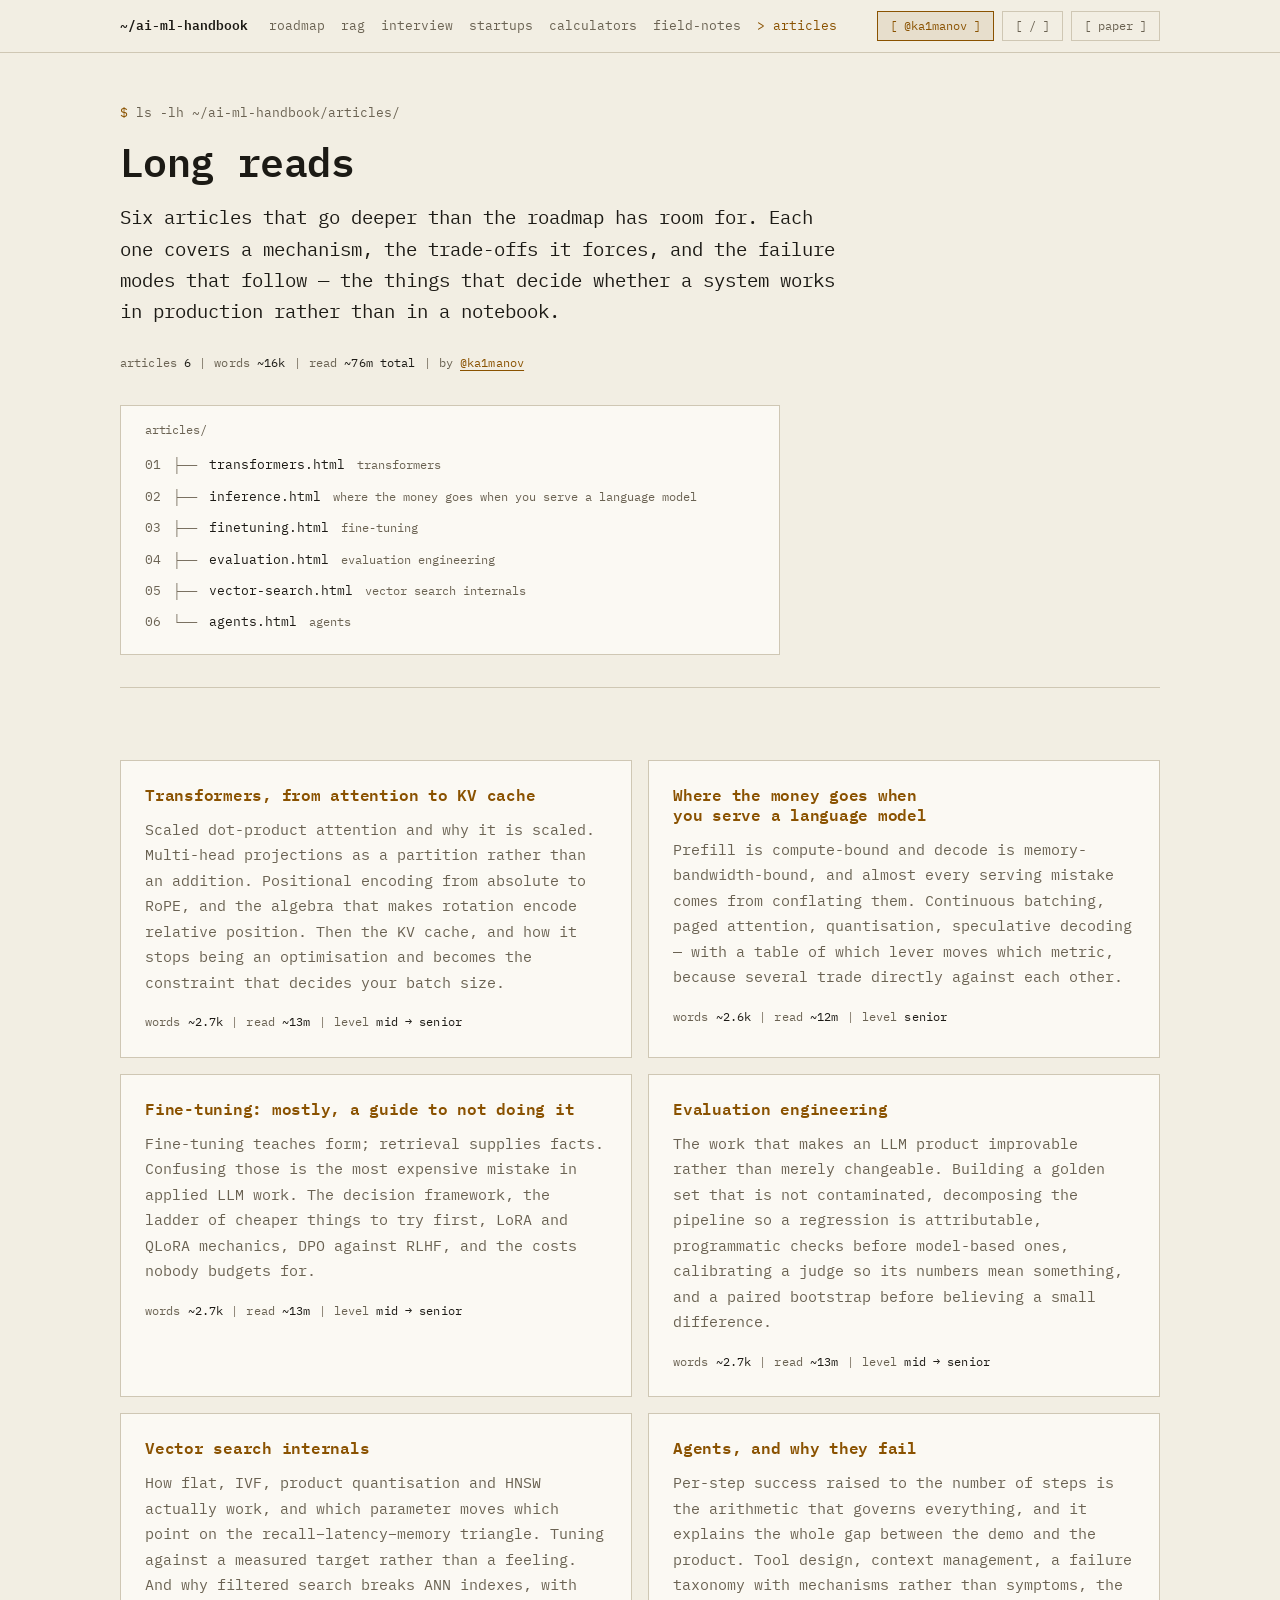
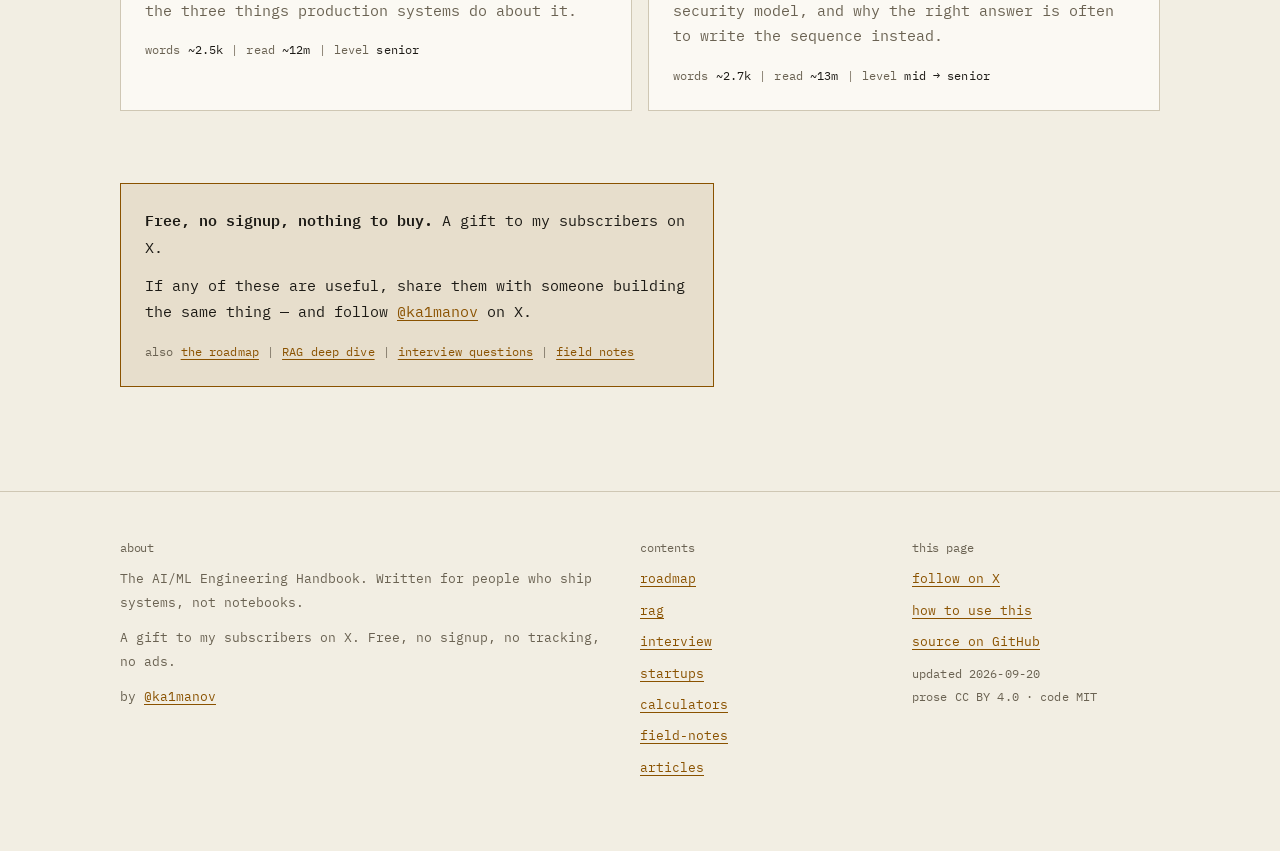
<file: articles/index.html>
<!doctype html>
<html lang="en" data-base="../">
<head>
<meta charset="utf-8">
<meta name="viewport" content="width=device-width, initial-scale=1, viewport-fit=cover">
<title>Long Reads on AI/ML Engineering</title>
<meta name="description" content="Six deep technical articles — transformer internals, inference economics, fine-tuning decisions, evaluation engineering, vector search internals, and agent architectures.">
<link rel="canonical" href="https://ka1manov.github.io/ai-ml-handbook/articles/index.html">
<meta property="og:type" content="website">
<meta property="og:site_name" content="The AI/ML Engineering Handbook">
<meta property="og:title" content="Long Reads on AI/ML Engineering">
<meta property="og:description" content="Six deep technical articles — transformer internals, inference economics, fine-tuning decisions, evaluation engineering, vector search internals, and agent architectures.">
<meta property="og:url" content="https://ka1manov.github.io/ai-ml-handbook/articles/index.html">
<meta property="og:image" content="https://ka1manov.github.io/ai-ml-handbook/assets/img/og-articles.png">
<meta property="og:image:width" content="1200">
<meta property="og:image:height" content="630">
<meta property="og:image:alt" content="Terminal-style card reading "Long Reads on AI/ML Engineering". From the AI/ML Engineering Handbook by @ka1manov.">
<meta name="twitter:card" content="summary_large_image">
<meta name="twitter:site" content="@ka1manov">
<meta name="twitter:creator" content="@ka1manov">
<meta name="twitter:image" content="https://ka1manov.github.io/ai-ml-handbook/assets/img/og-articles.png">
<meta name="author" content="@ka1manov">
<meta name="theme-color" content="#0C0B08" media="(prefers-color-scheme: dark)">
<meta name="theme-color" content="#F2EEE3" media="(prefers-color-scheme: light)">
<script>try{document.documentElement.setAttribute('data-theme',localStorage.getItem('amh:theme')||(matchMedia('(prefers-color-scheme: light)').matches?'light':'dark'))}catch(e){document.documentElement.setAttribute('data-theme','dark')}</script>
<link rel="preconnect" href="https://fonts.googleapis.com">
<link rel="preconnect" href="https://fonts.gstatic.com" crossorigin>
<link rel="stylesheet" href="https://fonts.googleapis.com/css2?family=IBM+Plex+Mono:ital,wght@0,400;0,500;0,600;1,400&display=swap">
<link rel="stylesheet" href="../assets/css/site.css">
<link rel="icon" href="../assets/img/favicon.svg" type="image/svg+xml">
<script type="application/ld+json">{"@context":"https://schema.org","@type":"WebSite","name":"Long Reads on AI/ML Engineering","description":"Six deep technical articles — transformer internals, inference economics, fine-tuning decisions, evaluation engineering, vector search internals, and agent architectures.","url":"https://ka1manov.github.io/ai-ml-handbook/articles/index.html","image":"https://ka1manov.github.io/ai-ml-handbook/assets/img/og-articles.png","inLanguage":"en","author":{"@type":"Person","name":"@ka1manov","url":"https://x.com/ka1manov"},"publisher":{"@type":"Person","name":"@ka1manov","url":"https://x.com/ka1manov"},"license":"https://creativecommons.org/licenses/by/4.0/","isAccessibleForFree":true,"dateModified":"2026-09-20"}</script>
</head>
<body>
<a class="sr-only" href="#main">Skip to content</a>
<header class="topbar">
  <div class="shell topbar__inner">
    <a class="topbar__brand" href="../index.html">~/<span class="topbar__brand-long">ai-ml-</span>handbook</a>
    <span class="topbar__by">by <a href="https://x.com/ka1manov" rel="me noopener" target="_blank">@ka1manov</a></span>
    <nav class="topbar__links" aria-label="Sections">
      <a href="../index.html">roadmap</a>
      <a href="../rag.html">rag</a>
      <a href="../interview.html">interview</a>
      <a href="../startups.html">startups</a>
      <a href="../calculators.html">calculators</a>
      <a href="../tips.html">field-notes</a>
      <a href="../articles/index.html">articles</a>
    </nav>
    <div class="topbar__tools">
      <a class="btn btn--follow" href="https://x.com/ka1manov" rel="me noopener" target="_blank">[ @ka1manov ]</a>
      <button class="btn" type="button" data-search-open aria-label="Search the handbook">[ / ]</button>
      <button class="btn" type="button" data-theme-toggle>[ crt ]</button>
      <button class="btn" type="button" data-nav-toggle>[ menu ]</button>
    </div>
  </div>
  <div class="shell">
    <nav class="navmenu" id="navmenu" aria-label="Sections, compact" hidden>
      <a href="../index.html">roadmap</a>
      <a href="../rag.html">rag</a>
      <a href="../interview.html">interview</a>
      <a href="../startups.html">startups</a>
      <a href="../calculators.html">calculators</a>
      <a href="../tips.html">field-notes</a>
      <a href="../articles/index.html">articles</a>
      <a class="navmenu__follow" href="https://x.com/ka1manov" rel="me noopener" target="_blank">follow @ka1manov on X →</a>
    </nav>
  </div>
</header>
<main id="main">
<div class="shell">

<section class="pagehead">
  <p class="prompt">ls -lh ~/ai-ml-handbook/articles/</p>
  <h1>Long reads</h1>
  <p class="lede">Six articles that go deeper than the roadmap has room for. Each one covers a mechanism, the trade-offs it forces, and the failure modes that follow — the things that decide whether a system works in production rather than in a notebook.</p>
  <p class="meta"><span class="k">articles</span> <span class="v">6</span><span class="sep">|</span><span class="k">words</span> <span class="v">~16k</span><span class="sep">|</span><span class="k">read</span> <span class="v">~76m total</span><span class="sep">|</span><span class="k">by</span> <span class="v"><a href="https://x.com/ka1manov" rel="me noopener" target="_blank">@ka1manov</a></span></p>

  <div class="toc" style="margin-top:var(--sp-6)">
    <h2>articles/</h2>
    <ul class="tree">
      <li class="tree__item"><span class="tree__pre">├──</span><a href="transformers.html">transformers.html</a><span class="tree__note">transformers</span></li>
      <li class="tree__item"><span class="tree__pre">├──</span><a href="inference.html">inference.html</a><span class="tree__note">where the money goes when you serve a language model</span></li>
      <li class="tree__item"><span class="tree__pre">├──</span><a href="finetuning.html">finetuning.html</a><span class="tree__note">fine-tuning</span></li>
      <li class="tree__item"><span class="tree__pre">├──</span><a href="evaluation.html">evaluation.html</a><span class="tree__note">evaluation engineering</span></li>
      <li class="tree__item"><span class="tree__pre">├──</span><a href="vector-search.html">vector-search.html</a><span class="tree__note">vector search internals</span></li>
      <li class="tree__item"><span class="tree__pre">└──</span><a href="agents.html">agents.html</a><span class="tree__note">agents</span></li>
    </ul>
  </div>
</section>

<section class="section">
  <div class="grid-2">
    <div class="card">
      <h3><a href="transformers.html">Transformers, from attention to KV cache</a></h3>
      <p>Scaled dot-product attention and why it is scaled. Multi-head projections as a partition rather than an addition. Positional encoding from absolute to RoPE, and the algebra that makes rotation encode relative position. Then the KV cache, and how it stops being an optimisation and becomes the constraint that decides your batch size.</p>
      <span class="meta"><span class="k">words</span> <span class="v">~2.7k</span><span class="sep">|</span><span class="k">read</span> <span class="v">~13m</span><span class="sep">|</span><span class="k">level</span> <span class="v">mid → senior</span></span>
    </div>
    <div class="card">
      <h3><a href="inference.html">Where the money goes when you serve a language model</a></h3>
      <p>Prefill is compute-bound and decode is memory-bandwidth-bound, and almost every serving mistake comes from conflating them. Continuous batching, paged attention, quantisation, speculative decoding — with a table of which lever moves which metric, because several trade directly against each other.</p>
      <span class="meta"><span class="k">words</span> <span class="v">~2.6k</span><span class="sep">|</span><span class="k">read</span> <span class="v">~12m</span><span class="sep">|</span><span class="k">level</span> <span class="v">senior</span></span>
    </div>
    <div class="card">
      <h3><a href="finetuning.html">Fine-tuning: mostly, a guide to not doing it</a></h3>
      <p>Fine-tuning teaches form; retrieval supplies facts. Confusing those is the most expensive mistake in applied LLM work. The decision framework, the ladder of cheaper things to try first, LoRA and QLoRA mechanics, DPO against RLHF, and the costs nobody budgets for.</p>
      <span class="meta"><span class="k">words</span> <span class="v">~2.7k</span><span class="sep">|</span><span class="k">read</span> <span class="v">~13m</span><span class="sep">|</span><span class="k">level</span> <span class="v">mid → senior</span></span>
    </div>
    <div class="card">
      <h3><a href="evaluation.html">Evaluation engineering</a></h3>
      <p>The work that makes an LLM product improvable rather than merely changeable. Building a golden set that is not contaminated, decomposing the pipeline so a regression is attributable, programmatic checks before model-based ones, calibrating a judge so its numbers mean something, and a paired bootstrap before believing a small difference.</p>
      <span class="meta"><span class="k">words</span> <span class="v">~2.7k</span><span class="sep">|</span><span class="k">read</span> <span class="v">~13m</span><span class="sep">|</span><span class="k">level</span> <span class="v">mid → senior</span></span>
    </div>
    <div class="card">
      <h3><a href="vector-search.html">Vector search internals</a></h3>
      <p>How flat, IVF, product quantisation and HNSW actually work, and which parameter moves which point on the recall–latency–memory triangle. Tuning against a measured target rather than a feeling. And why filtered search breaks ANN indexes, with the three things production systems do about it.</p>
      <span class="meta"><span class="k">words</span> <span class="v">~2.5k</span><span class="sep">|</span><span class="k">read</span> <span class="v">~12m</span><span class="sep">|</span><span class="k">level</span> <span class="v">senior</span></span>
    </div>
    <div class="card">
      <h3><a href="agents.html">Agents, and why they fail</a></h3>
      <p>Per-step success raised to the number of steps is the arithmetic that governs everything, and it explains the whole gap between the demo and the product. Tool design, context management, a failure taxonomy with mechanisms rather than symptoms, the security model, and why the right answer is often to write the sequence instead.</p>
      <span class="meta"><span class="k">words</span> <span class="v">~2.7k</span><span class="sep">|</span><span class="k">read</span> <span class="v">~13m</span><span class="sep">|</span><span class="k">level</span> <span class="v">mid → senior</span></span>
    </div>
  </div>

  <div class="follow">
    <p><b>Free, no signup, nothing to buy.</b> A gift to my subscribers on X.</p>
    <p>If any of these are useful, share them with someone building the same thing — and follow <a href="https://x.com/ka1manov" rel="me noopener" target="_blank">@ka1manov</a> on X.</p>
    <p class="meta" style="margin-top:var(--sp-4)"><span class="k">also</span> <span class="v"><a href="../index.html">the roadmap</a></span><span class="sep">|</span><span class="v"><a href="../rag.html">RAG deep dive</a></span><span class="sep">|</span><span class="v"><a href="../interview.html">interview questions</a></span><span class="sep">|</span><span class="v"><a href="../tips.html">field notes</a></span></p>
  </div>
</section>

</div>
</main>

<footer class="footer">
  <div class="shell footer__grid">
    <div>
      <h2>about</h2>
      <p>The AI/ML Engineering Handbook. Written for people who ship systems, not notebooks.</p>
      <p style="margin-top:var(--sp-3)">A gift to my subscribers on X. Free, no signup, no tracking, no ads.</p>
      <p style="margin-top:var(--sp-3)">by <a href="https://x.com/ka1manov" rel="me noopener" target="_blank">@ka1manov</a></p>
    </div>
    <div>
      <h2>contents</h2>
      <ul>
        <li><a href="../index.html">roadmap</a></li>
        <li><a href="../rag.html">rag</a></li>
        <li><a href="../interview.html">interview</a></li>
        <li><a href="../startups.html">startups</a></li>
        <li><a href="../calculators.html">calculators</a></li>
        <li><a href="../tips.html">field-notes</a></li>
        <li><a href="../articles/index.html">articles</a></li>
      </ul>
    </div>
    <div>
      <h2>this page</h2>
      <ul>
        <li><a href="https://x.com/ka1manov" rel="noopener" target="_blank">follow on X</a></li>
        <li><a href="../index.html#how-to-use">how to use this</a></li>
        <li><a href="https://github.com/ka1manov/ai-ml-handbook" rel="noopener" target="_blank">source on GitHub</a></li>
        <li><span class="meta">updated 2026-09-20<br>prose CC BY 4.0 · code MIT</span></li>
      </ul>
    </div>
  </div>
</footer>

<div class="search" id="search" role="dialog" aria-modal="true" aria-label="Search the handbook" hidden>
  <div class="search__panel">
    <input class="search__input" type="search" placeholder="search the handbook…" aria-label="Search query" autocomplete="off" spellcheck="false">
    <ul class="search__results" role="listbox" aria-label="Search results"></ul>
    <p class="search__empty" hidden>No matches.</p>
    <p class="search__foot"><span class="kbd">↑</span> <span class="kbd">↓</span> to move · <span class="kbd">enter</span> to open · <span class="kbd">esc</span> to close</p>
  </div>
</div>

<script src="../assets/js/theme.js" defer></script>
<script src="../assets/js/nav.js" defer></script>
<script src="../assets/js/search.js" defer></script>

</body>
</html>
</file>
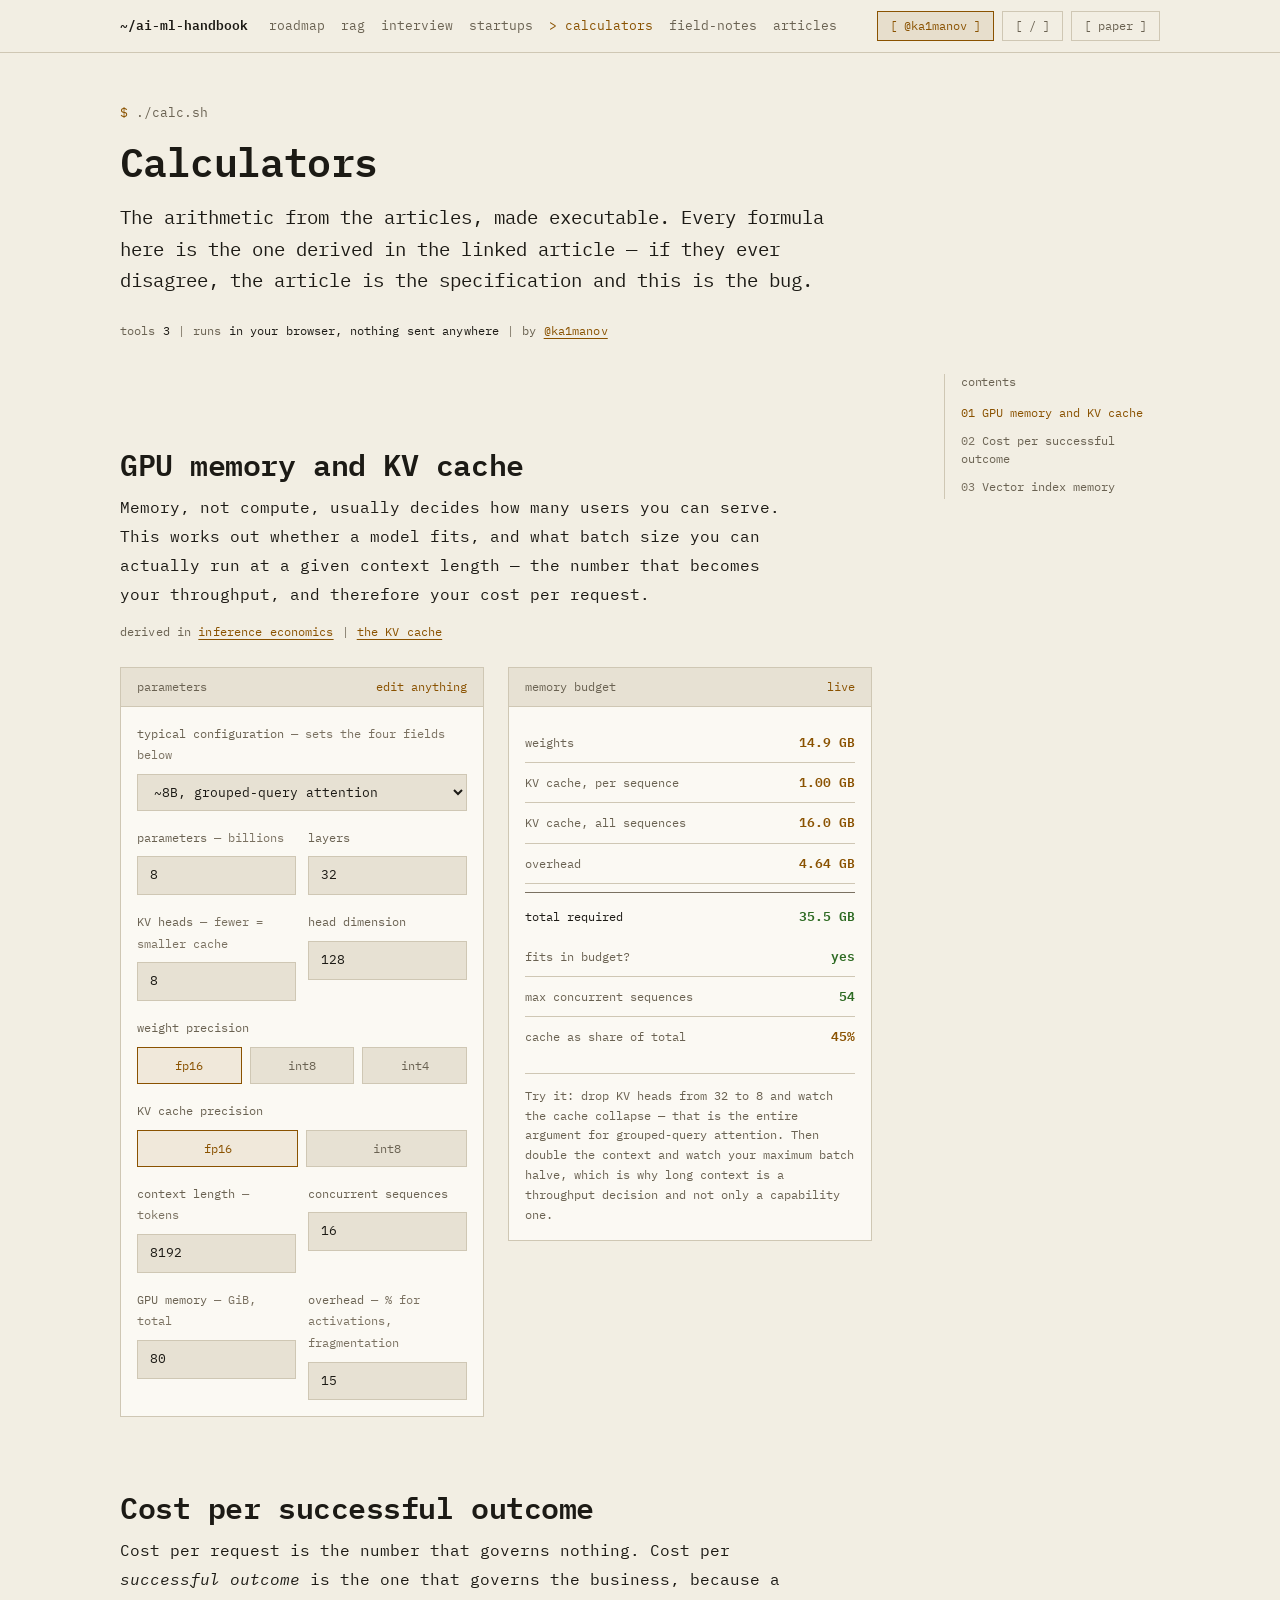
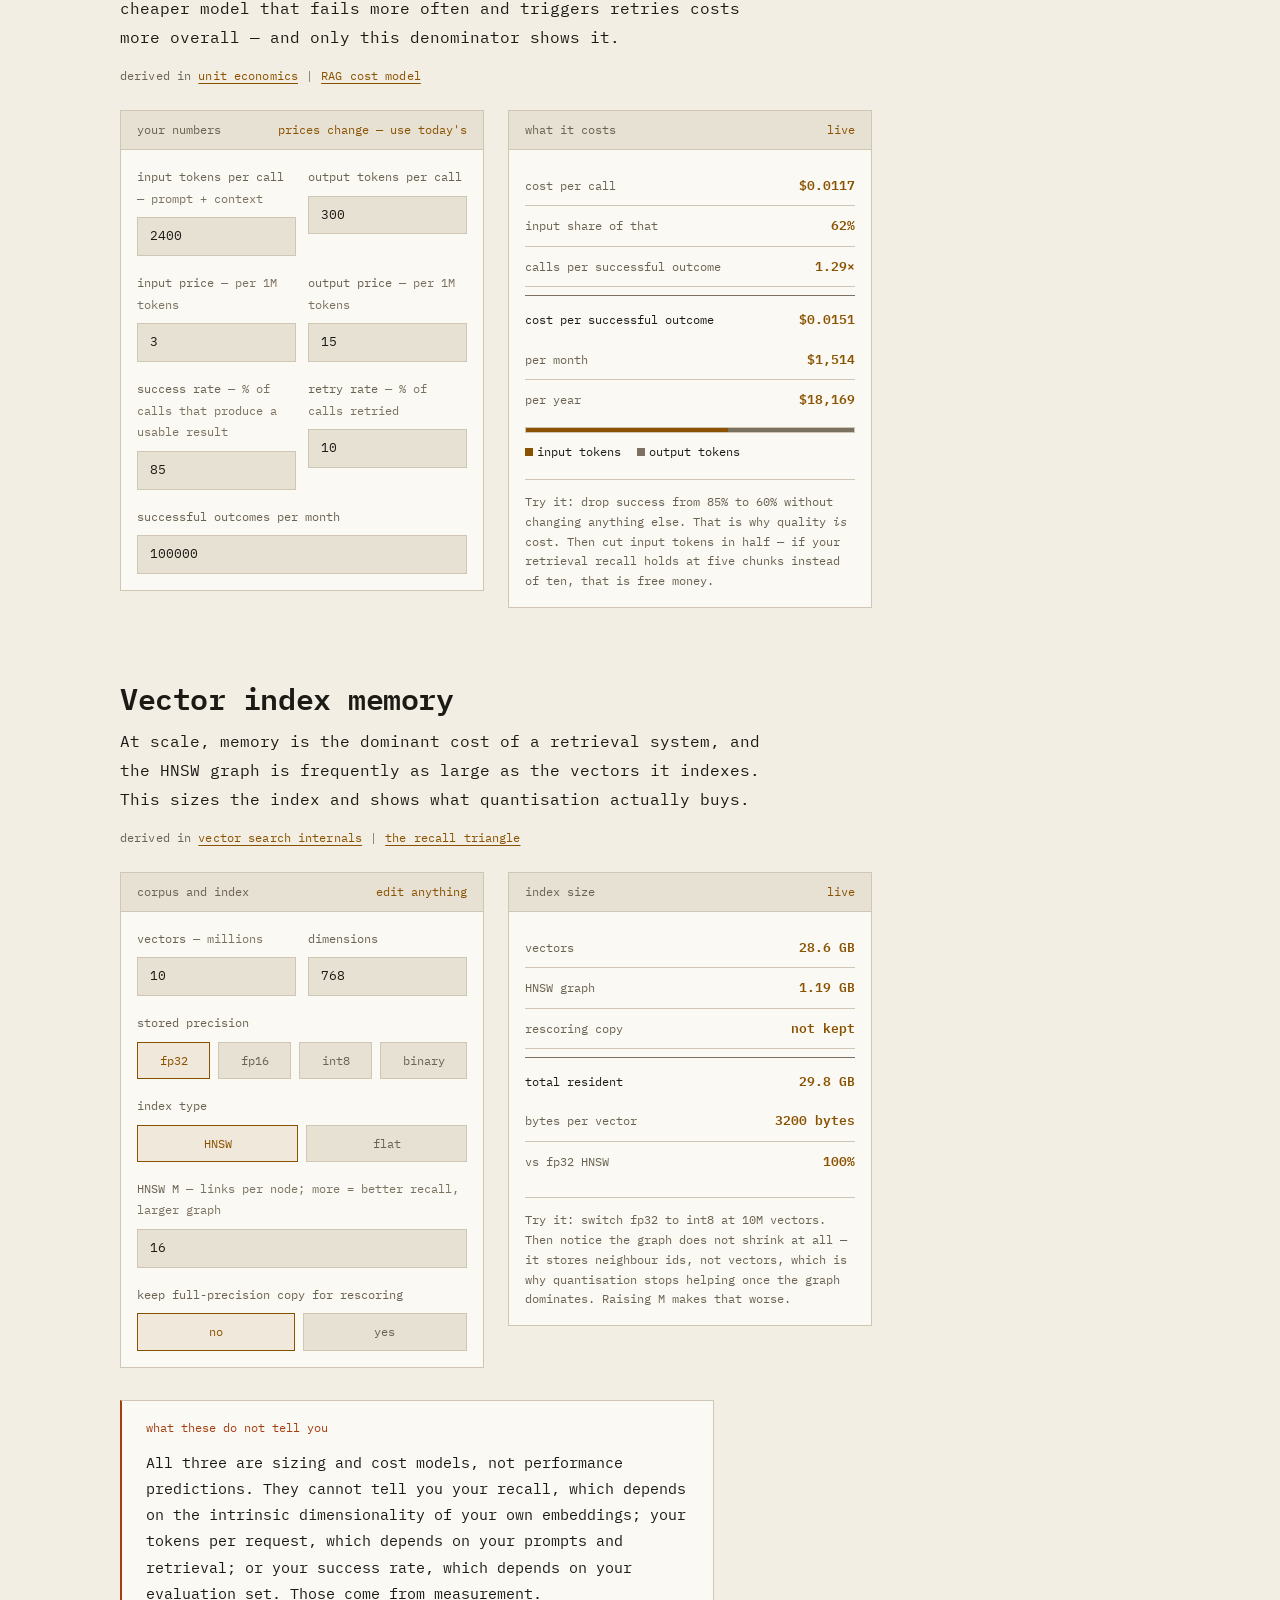
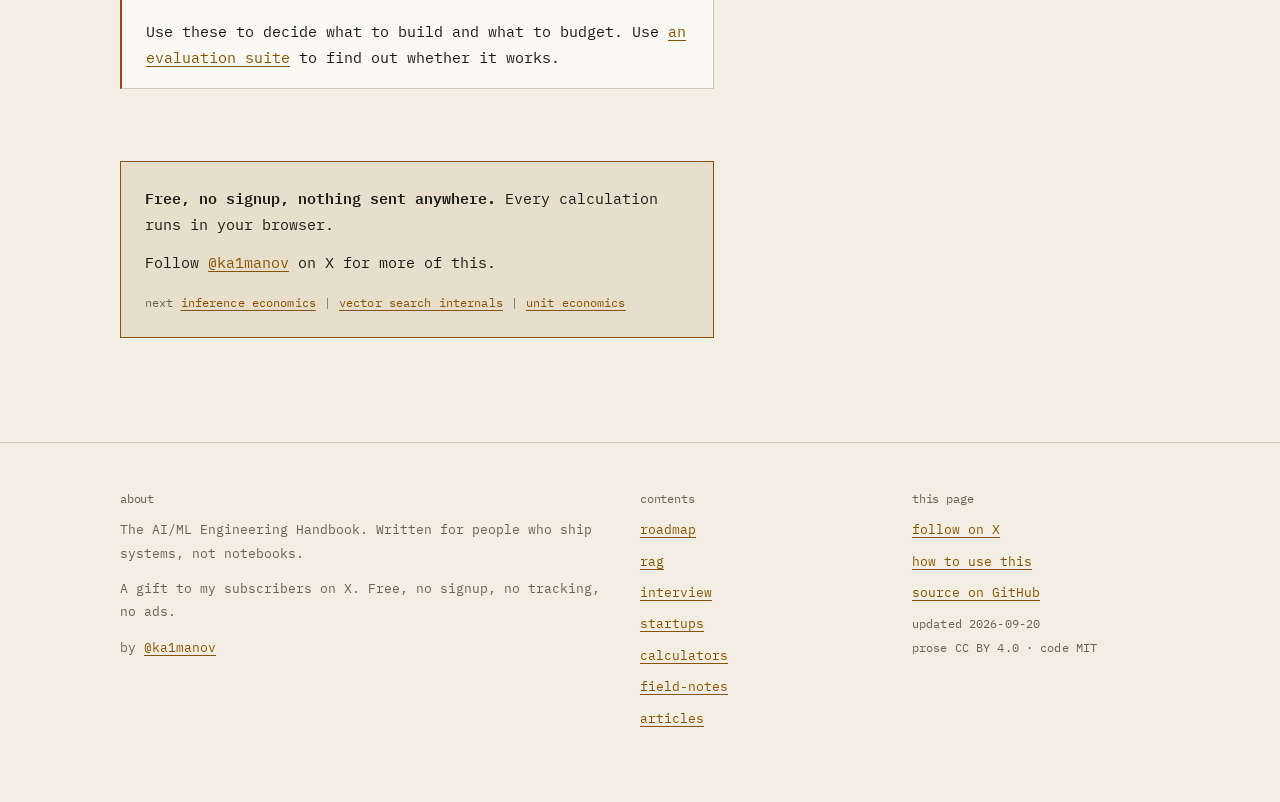
<file: calculators.html>
<!doctype html>
<html lang="en" data-base="./">
<head>
<meta charset="utf-8">
<meta name="viewport" content="width=device-width, initial-scale=1, viewport-fit=cover">
<title>AI/ML Engineering Calculators</title>
<meta name="description" content="Three working calculators for serving and retrieval decisions — GPU memory and KV cache, cost per successful outcome, and vector index memory. The same formulas the articles derive, made executable.">
<link rel="canonical" href="https://ka1manov.github.io/ai-ml-handbook/calculators.html">
<meta property="og:type" content="website">
<meta property="og:site_name" content="The AI/ML Engineering Handbook">
<meta property="og:title" content="AI/ML Engineering Calculators">
<meta property="og:description" content="Three working calculators for serving and retrieval decisions — GPU memory and KV cache, cost per successful outcome, and vector index memory. The same formulas the articles derive, made executable.">
<meta property="og:url" content="https://ka1manov.github.io/ai-ml-handbook/calculators.html">
<meta property="og:image" content="https://ka1manov.github.io/ai-ml-handbook/assets/img/og-calculators.png">
<meta property="og:image:width" content="1200">
<meta property="og:image:height" content="630">
<meta property="og:image:alt" content="Terminal-style card reading "AI/ML Engineering Calculators". From the AI/ML Engineering Handbook by @ka1manov.">
<meta name="twitter:card" content="summary_large_image">
<meta name="twitter:site" content="@ka1manov">
<meta name="twitter:creator" content="@ka1manov">
<meta name="twitter:image" content="https://ka1manov.github.io/ai-ml-handbook/assets/img/og-calculators.png">
<meta name="author" content="@ka1manov">
<meta name="theme-color" content="#0C0B08" media="(prefers-color-scheme: dark)">
<meta name="theme-color" content="#F2EEE3" media="(prefers-color-scheme: light)">
<script>try{document.documentElement.setAttribute('data-theme',localStorage.getItem('amh:theme')||(matchMedia('(prefers-color-scheme: light)').matches?'light':'dark'))}catch(e){document.documentElement.setAttribute('data-theme','dark')}</script>
<link rel="preconnect" href="https://fonts.googleapis.com">
<link rel="preconnect" href="https://fonts.gstatic.com" crossorigin>
<link rel="stylesheet" href="https://fonts.googleapis.com/css2?family=IBM+Plex+Mono:ital,wght@0,400;0,500;0,600;1,400&display=swap">
<link rel="stylesheet" href="./assets/css/site.css">
<link rel="icon" href="./assets/img/favicon.svg" type="image/svg+xml">
<script type="application/ld+json">{"@context":"https://schema.org","@type":"WebSite","name":"AI/ML Engineering Calculators","description":"Three working calculators for serving and retrieval decisions — GPU memory and KV cache, cost per successful outcome, and vector index memory. The same formulas the articles derive, made executable.","url":"https://ka1manov.github.io/ai-ml-handbook/calculators.html","image":"https://ka1manov.github.io/ai-ml-handbook/assets/img/og-calculators.png","inLanguage":"en","author":{"@type":"Person","name":"@ka1manov","url":"https://x.com/ka1manov"},"publisher":{"@type":"Person","name":"@ka1manov","url":"https://x.com/ka1manov"},"license":"https://creativecommons.org/licenses/by/4.0/","isAccessibleForFree":true,"dateModified":"2026-09-20"}</script>
</head>
<body>
<a class="sr-only" href="#main">Skip to content</a>
<header class="topbar">
  <div class="shell topbar__inner">
    <a class="topbar__brand" href="./index.html">~/<span class="topbar__brand-long">ai-ml-</span>handbook</a>
    <span class="topbar__by">by <a href="https://x.com/ka1manov" rel="me noopener" target="_blank">@ka1manov</a></span>
    <nav class="topbar__links" aria-label="Sections">
      <a href="./index.html">roadmap</a>
      <a href="./rag.html">rag</a>
      <a href="./interview.html">interview</a>
      <a href="./startups.html">startups</a>
      <a href="./calculators.html">calculators</a>
      <a href="./tips.html">field-notes</a>
      <a href="./articles/index.html">articles</a>
    </nav>
    <div class="topbar__tools">
      <a class="btn btn--follow" href="https://x.com/ka1manov" rel="me noopener" target="_blank">[ @ka1manov ]</a>
      <button class="btn" type="button" data-search-open aria-label="Search the handbook">[ / ]</button>
      <button class="btn" type="button" data-theme-toggle>[ crt ]</button>
      <button class="btn" type="button" data-nav-toggle>[ menu ]</button>
    </div>
  </div>
  <div class="shell">
    <nav class="navmenu" id="navmenu" aria-label="Sections, compact" hidden>
      <a href="./index.html">roadmap</a>
      <a href="./rag.html">rag</a>
      <a href="./interview.html">interview</a>
      <a href="./startups.html">startups</a>
      <a href="./calculators.html">calculators</a>
      <a href="./tips.html">field-notes</a>
      <a href="./articles/index.html">articles</a>
      <a class="navmenu__follow" href="https://x.com/ka1manov" rel="me noopener" target="_blank">follow @ka1manov on X →</a>
    </nav>
  </div>
</header>
<main id="main">
<div class="shell">

<section class="pagehead" style="border-bottom:0">
  <p class="prompt">./calc.sh</p>
  <h1>Calculators</h1>
  <p class="lede">The arithmetic from the articles, made executable. Every formula here is the one derived in the linked article — if they ever disagree, the article is the specification and this is the bug.</p>
  <p class="meta"><span class="k">tools</span> <span class="v">3</span><span class="sep">|</span><span class="k">runs</span> <span class="v">in your browser, nothing sent anywhere</span><span class="sep">|</span><span class="k">by</span> <span class="v"><a href="https://x.com/ka1manov" rel="me noopener" target="_blank">@ka1manov</a></span></p>
</section>

<div class="withaside">
<aside class="withaside__nav">
  <nav class="rail" data-rail aria-label="On this page">
    <h2>contents</h2>
    <ol>
      <li><a href="#vram">GPU memory and KV cache</a></li>
      <li><a href="#cost">Cost per successful outcome</a></li>
      <li><a href="#index">Vector index memory</a></li>
    </ol>
  </nav>
</aside>
<div class="withaside__main">

<!-- ============================ VRAM ============================ -->
<section class="section" id="vram">
  <div class="prose">
    <h2>GPU memory and KV cache</h2>
    <p>Memory, not compute, usually decides how many users you can serve. This works out whether a model fits, and what batch size you can actually run at a given context length — the number that becomes your throughput, and therefore your cost per request.</p>
    <p class="meta"><span class="k">derived in</span> <span class="v"><a href="articles/inference.html#memory">inference economics</a></span><span class="sep">|</span><span class="v"><a href="articles/transformers.html#cache">the KV cache</a></span></p>
  </div>

  <div class="calc" data-calc="vram">
    <div class="calc__panel">
      <div class="calc__head"><span>parameters</span> <b>edit anything</b></div>
      <div class="calc__body">

        <div class="calc__field">
          <label class="calc__label" for="v-preset">typical configuration <span class="hint">— sets the four fields below</span></label>
          <select id="v-preset" data-in="preset">
            <option value="8b-gqa">~8B, grouped-query attention</option>
            <option value="7b-mha">~7B, multi-head attention</option>
            <option value="13b-mha">~13B, multi-head attention</option>
            <option value="34b-gqa">~34B, grouped-query attention</option>
            <option value="70b-gqa">~70B, grouped-query attention</option>
          </select>
        </div>

        <div class="calc__row calc__row--2">
          <div class="calc__field">
            <label class="calc__label" for="v-params">parameters <span class="hint">— billions</span></label>
            <input id="v-params" type="number" data-in="params" value="8" min="0.1" step="0.1">
          </div>
          <div class="calc__field">
            <label class="calc__label" for="v-layers">layers</label>
            <input id="v-layers" type="number" data-in="layers" value="32" min="1" step="1">
          </div>
        </div>

        <div class="calc__row calc__row--2">
          <div class="calc__field">
            <label class="calc__label" for="v-kvheads">KV heads <span class="hint">— fewer = smaller cache</span></label>
            <input id="v-kvheads" type="number" data-in="kvheads" value="8" min="1" step="1">
          </div>
          <div class="calc__field">
            <label class="calc__label" for="v-headdim">head dimension</label>
            <input id="v-headdim" type="number" data-in="headdim" value="128" min="1" step="1">
          </div>
        </div>

        <div class="calc__field">
          <span class="calc__label" id="v-prec-label">weight precision</span>
          <div class="seg" data-seg="precision" role="group" aria-labelledby="v-prec-label">
            <button type="button" data-value="fp16" aria-pressed="true">fp16</button>
            <button type="button" data-value="int8" aria-pressed="false">int8</button>
            <button type="button" data-value="int4" aria-pressed="false">int4</button>
          </div>
        </div>

        <div class="calc__field">
          <span class="calc__label" id="v-kvprec-label">KV cache precision</span>
          <div class="seg" data-seg="kvprecision" role="group" aria-labelledby="v-kvprec-label">
            <button type="button" data-value="fp16" aria-pressed="true">fp16</button>
            <button type="button" data-value="int8" aria-pressed="false">int8</button>
          </div>
        </div>

        <div class="calc__row calc__row--2">
          <div class="calc__field">
            <label class="calc__label" for="v-ctx">context length <span class="hint">— tokens</span></label>
            <input id="v-ctx" type="number" data-in="ctx" value="8192" min="128" step="128">
          </div>
          <div class="calc__field">
            <label class="calc__label" for="v-batch">concurrent sequences</label>
            <input id="v-batch" type="number" data-in="batch" value="16" min="1" step="1">
          </div>
        </div>

        <div class="calc__row calc__row--2">
          <div class="calc__field">
            <label class="calc__label" for="v-vram">GPU memory <span class="hint">— GiB, total</span></label>
            <input id="v-vram" type="number" data-in="vram" value="80" min="1" step="1">
          </div>
          <div class="calc__field">
            <label class="calc__label" for="v-overhead">overhead <span class="hint">— % for activations, fragmentation</span></label>
            <input id="v-overhead" type="number" data-in="overhead" value="15" min="0" max="100" step="1">
          </div>
        </div>

      </div>
    </div>

    <div class="calc__panel">
      <div class="calc__head"><span>memory budget</span> <b>live</b></div>
      <div class="calc__body">
        <div class="out" aria-live="polite">
          <div class="out__row"><span class="out__k">weights</span><span class="out__v" data-out="weights">—</span></div>
          <div class="out__row"><span class="out__k">KV cache, per sequence</span><span class="out__v" data-out="kvper">—</span></div>
          <div class="out__row"><span class="out__k">KV cache, all sequences</span><span class="out__v" data-out="kvtotal">—</span></div>
          <div class="out__row"><span class="out__k">overhead</span><span class="out__v" data-out="overhead">—</span></div>
          <div class="out__row out__row--total"><span class="out__k">total required</span><span class="out__v" data-out="total">—</span></div>
          <div class="out__row"><span class="out__k">fits in budget?</span><span class="out__v" data-out="fits">—</span></div>
          <div class="out__row"><span class="out__k">max concurrent sequences</span><span class="out__v" data-out="maxbatch">—</span></div>
          <div class="out__row"><span class="out__k">cache as share of total</span><span class="out__v" data-out="kvshare">—</span></div>
        </div>
        <p class="out__note">Try it: drop KV heads from 32 to 8 and watch the cache collapse — that is the entire argument for grouped-query attention. Then double the context and watch your maximum batch halve, which is why long context is a throughput decision and not only a capability one.</p>
      </div>
    </div>
  </div>
</section>

<!-- ============================ COST ============================ -->
<section class="section" id="cost">
  <div class="prose">
    <h2>Cost per successful outcome</h2>
    <p>Cost per request is the number that governs nothing. Cost per <i>successful outcome</i> is the one that governs the business, because a cheaper model that fails more often and triggers retries costs more overall — and only this denominator shows it.</p>
    <p class="meta"><span class="k">derived in</span> <span class="v"><a href="startups.html#economics">unit economics</a></span><span class="sep">|</span><span class="v"><a href="rag.html#production">RAG cost model</a></span></p>
  </div>

  <div class="calc" data-calc="cost">
    <div class="calc__panel">
      <div class="calc__head"><span>your numbers</span> <b>prices change — use today's</b></div>
      <div class="calc__body">

        <div class="calc__row calc__row--2">
          <div class="calc__field">
            <label class="calc__label" for="c-tin">input tokens per call <span class="hint">— prompt + context</span></label>
            <input id="c-tin" type="number" data-in="tin" value="2400" min="0" step="100">
          </div>
          <div class="calc__field">
            <label class="calc__label" for="c-tout">output tokens per call</label>
            <input id="c-tout" type="number" data-in="tout" value="300" min="0" step="50">
          </div>
        </div>

        <div class="calc__row calc__row--2">
          <div class="calc__field">
            <label class="calc__label" for="c-pin">input price <span class="hint">— per 1M tokens</span></label>
            <input id="c-pin" type="number" data-in="pin" value="3" min="0" step="0.01">
          </div>
          <div class="calc__field">
            <label class="calc__label" for="c-pout">output price <span class="hint">— per 1M tokens</span></label>
            <input id="c-pout" type="number" data-in="pout" value="15" min="0" step="0.01">
          </div>
        </div>

        <div class="calc__row calc__row--2">
          <div class="calc__field">
            <label class="calc__label" for="c-success">success rate <span class="hint">— % of calls that produce a usable result</span></label>
            <input id="c-success" type="number" data-in="success" value="85" min="1" max="100" step="1">
          </div>
          <div class="calc__field">
            <label class="calc__label" for="c-retries">retry rate <span class="hint">— % of calls retried</span></label>
            <input id="c-retries" type="number" data-in="retries" value="10" min="0" max="500" step="1">
          </div>
        </div>

        <div class="calc__field">
          <label class="calc__label" for="c-volume">successful outcomes per month</label>
          <input id="c-volume" type="number" data-in="volume" value="100000" min="1" step="1000">
        </div>

      </div>
    </div>

    <div class="calc__panel">
      <div class="calc__head"><span>what it costs</span> <b>live</b></div>
      <div class="calc__body">
        <div class="out" aria-live="polite">
          <div class="out__row"><span class="out__k">cost per call</span><span class="out__v" data-out="percall">—</span></div>
          <div class="out__row"><span class="out__k">input share of that</span><span class="out__v" data-out="inshare">—</span></div>
          <div class="out__row"><span class="out__k">calls per successful outcome</span><span class="out__v" data-out="calls">—</span></div>
          <div class="out__row out__row--total"><span class="out__k">cost per successful outcome</span><span class="out__v" data-out="peroutcome">—</span></div>
          <div class="out__row"><span class="out__k">per month</span><span class="out__v" data-out="monthly">—</span></div>
          <div class="out__row"><span class="out__k">per year</span><span class="out__v" data-out="annual">—</span></div>
        </div>

        <div class="share" data-share aria-hidden="true"><i style="width:50%"></i><i style="width:50%"></i></div>
        <div class="share-key"><span><i class="a"></i><b>input tokens</b></span><span><i class="b"></i><b>output tokens</b></span></div>

        <p class="out__note">Try it: drop success from 85% to 60% without changing anything else. That is why quality <i>is</i> cost. Then cut input tokens in half — if your retrieval recall holds at five chunks instead of ten, that is free money.</p>
      </div>
    </div>
  </div>
</section>

<!-- ============================ INDEX ============================ -->
<section class="section" id="index">
  <div class="prose">
    <h2>Vector index memory</h2>
    <p>At scale, memory is the dominant cost of a retrieval system, and the HNSW graph is frequently as large as the vectors it indexes. This sizes the index and shows what quantisation actually buys.</p>
    <p class="meta"><span class="k">derived in</span> <span class="v"><a href="articles/vector-search.html">vector search internals</a></span><span class="sep">|</span><span class="v"><a href="rag.html#indexes">the recall triangle</a></span></p>
  </div>

  <div class="calc" data-calc="index">
    <div class="calc__panel">
      <div class="calc__head"><span>corpus and index</span> <b>edit anything</b></div>
      <div class="calc__body">

        <div class="calc__row calc__row--2">
          <div class="calc__field">
            <label class="calc__label" for="i-vectors">vectors <span class="hint">— millions</span></label>
            <input id="i-vectors" type="number" data-in="vectors" value="10" min="0.001" step="1">
          </div>
          <div class="calc__field">
            <label class="calc__label" for="i-dims">dimensions</label>
            <input id="i-dims" type="number" data-in="dims" value="768" min="1" step="1">
          </div>
        </div>

        <div class="calc__field">
          <span class="calc__label" id="i-quant-label">stored precision</span>
          <div class="seg" data-seg="quant" role="group" aria-labelledby="i-quant-label">
            <button type="button" data-value="fp32" aria-pressed="true">fp32</button>
            <button type="button" data-value="fp16" aria-pressed="false">fp16</button>
            <button type="button" data-value="int8" aria-pressed="false">int8</button>
            <button type="button" data-value="binary" aria-pressed="false">binary</button>
          </div>
        </div>

        <div class="calc__field">
          <span class="calc__label" id="i-index-label">index type</span>
          <div class="seg" data-seg="index" role="group" aria-labelledby="i-index-label">
            <button type="button" data-value="hnsw" aria-pressed="true">HNSW</button>
            <button type="button" data-value="flat" aria-pressed="false">flat</button>
          </div>
        </div>

        <div class="calc__field">
          <label class="calc__label" for="i-m">HNSW M <span class="hint">— links per node; more = better recall, larger graph</span></label>
          <input id="i-m" type="number" data-in="m" value="16" min="2" max="128" step="2">
        </div>

        <div class="calc__field">
          <span class="calc__label" id="i-rescore-label">keep full-precision copy for rescoring</span>
          <div class="seg" data-seg="rescore" role="group" aria-labelledby="i-rescore-label">
            <button type="button" data-value="no" aria-pressed="true">no</button>
            <button type="button" data-value="yes" aria-pressed="false">yes</button>
          </div>
        </div>

      </div>
    </div>

    <div class="calc__panel">
      <div class="calc__head"><span>index size</span> <b>live</b></div>
      <div class="calc__body">
        <div class="out" aria-live="polite">
          <div class="out__row"><span class="out__k">vectors</span><span class="out__v" data-out="vectors">—</span></div>
          <div class="out__row"><span class="out__k">HNSW graph</span><span class="out__v" data-out="graph">—</span></div>
          <div class="out__row"><span class="out__k">rescoring copy</span><span class="out__v" data-out="rescore">—</span></div>
          <div class="out__row out__row--total"><span class="out__k">total resident</span><span class="out__v" data-out="total">—</span></div>
          <div class="out__row"><span class="out__k">bytes per vector</span><span class="out__v" data-out="perv">—</span></div>
          <div class="out__row"><span class="out__k">vs fp32 HNSW</span><span class="out__v" data-out="vsfp32">—</span></div>
        </div>
        <p class="out__note">Try it: switch fp32 to int8 at 10M vectors. Then notice the graph does not shrink at all — it stores neighbour ids, not vectors, which is why quantisation stops helping once the graph dominates. Raising M makes that worse.</p>
      </div>
    </div>
  </div>

  <div class="prose">
    <div class="callout callout--warn">
      <span class="callout__label">what these do not tell you</span>
      <p>All three are sizing and cost models, not performance predictions. They cannot tell you your recall, which depends on the intrinsic dimensionality of your own embeddings; your tokens per request, which depends on your prompts and retrieval; or your success rate, which depends on your evaluation set. Those come from measurement.</p>
      <p>Use these to decide what to build and what to budget. Use <a href="articles/evaluation.html">an evaluation suite</a> to find out whether it works.</p>
    </div>
  </div>

  <div class="follow">
    <p><b>Free, no signup, nothing sent anywhere.</b> Every calculation runs in your browser.</p>
    <p>Follow <a href="https://x.com/ka1manov" rel="me noopener" target="_blank">@ka1manov</a> on X for more of this.</p>
    <p class="meta" style="margin-top:var(--sp-4)"><span class="k">next</span> <span class="v"><a href="articles/inference.html">inference economics</a></span><span class="sep">|</span><span class="v"><a href="articles/vector-search.html">vector search internals</a></span><span class="sep">|</span><span class="v"><a href="startups.html#economics">unit economics</a></span></p>
  </div>
</section>

</div>
</div>

</div>
</main>

<footer class="footer">
  <div class="shell footer__grid">
    <div>
      <h2>about</h2>
      <p>The AI/ML Engineering Handbook. Written for people who ship systems, not notebooks.</p>
      <p style="margin-top:var(--sp-3)">A gift to my subscribers on X. Free, no signup, no tracking, no ads.</p>
      <p style="margin-top:var(--sp-3)">by <a href="https://x.com/ka1manov" rel="me noopener" target="_blank">@ka1manov</a></p>
    </div>
    <div>
      <h2>contents</h2>
      <ul>
        <li><a href="./index.html">roadmap</a></li>
        <li><a href="./rag.html">rag</a></li>
        <li><a href="./interview.html">interview</a></li>
        <li><a href="./startups.html">startups</a></li>
        <li><a href="./calculators.html">calculators</a></li>
        <li><a href="./tips.html">field-notes</a></li>
        <li><a href="./articles/index.html">articles</a></li>
      </ul>
    </div>
    <div>
      <h2>this page</h2>
      <ul>
        <li><a href="https://x.com/ka1manov" rel="noopener" target="_blank">follow on X</a></li>
        <li><a href="./index.html#how-to-use">how to use this</a></li>
        <li><a href="https://github.com/ka1manov/ai-ml-handbook" rel="noopener" target="_blank">source on GitHub</a></li>
        <li><span class="meta">updated 2026-09-20<br>prose CC BY 4.0 · code MIT</span></li>
      </ul>
    </div>
  </div>
</footer>

<div class="search" id="search" role="dialog" aria-modal="true" aria-label="Search the handbook" hidden>
  <div class="search__panel">
    <input class="search__input" type="search" placeholder="search the handbook…" aria-label="Search query" autocomplete="off" spellcheck="false">
    <ul class="search__results" role="listbox" aria-label="Search results"></ul>
    <p class="search__empty" hidden>No matches.</p>
    <p class="search__foot"><span class="kbd">↑</span> <span class="kbd">↓</span> to move · <span class="kbd">enter</span> to open · <span class="kbd">esc</span> to close</p>
  </div>
</div>

<script src="./assets/js/theme.js" defer></script>
<script src="./assets/js/nav.js" defer></script>
<script src="./assets/js/search.js" defer></script>
<script src="./assets/js/calc.js" defer></script>
<script src="./assets/js/rail.js" defer></script>
</body>
</html>
</file>
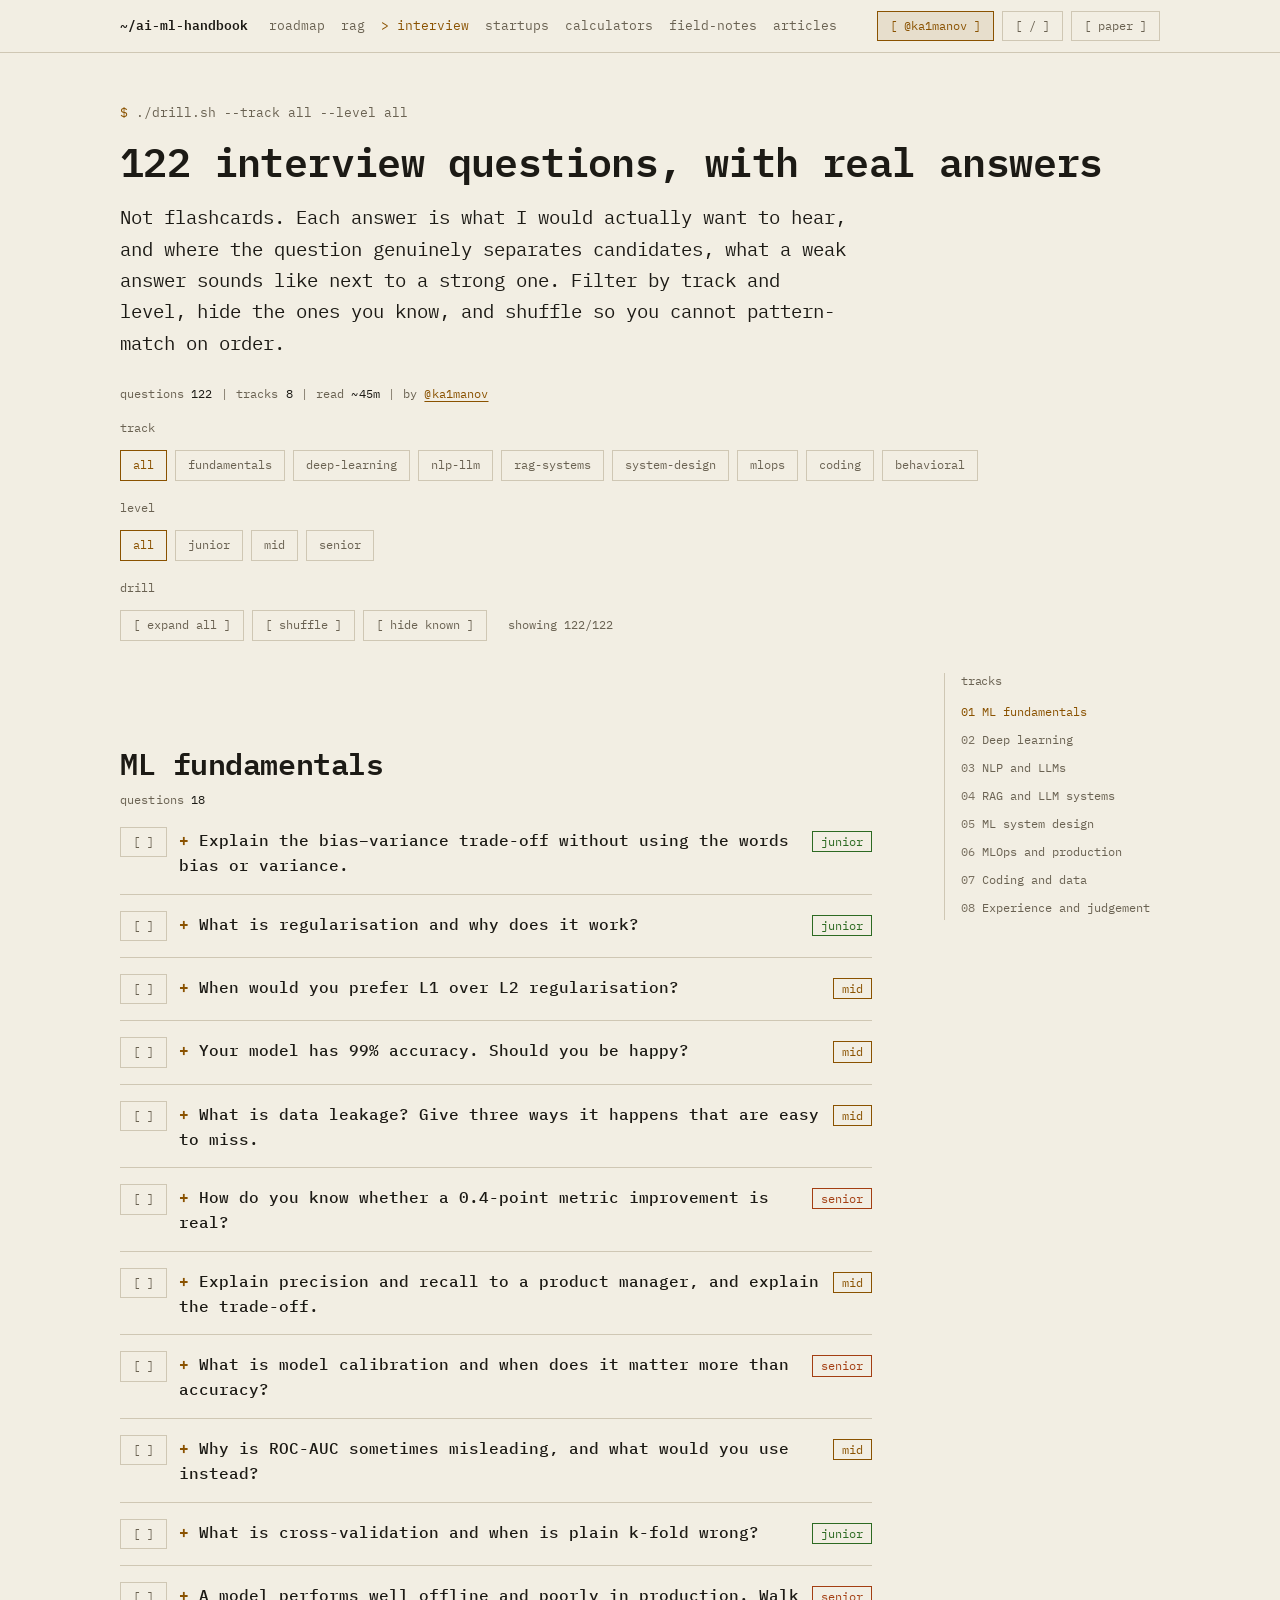
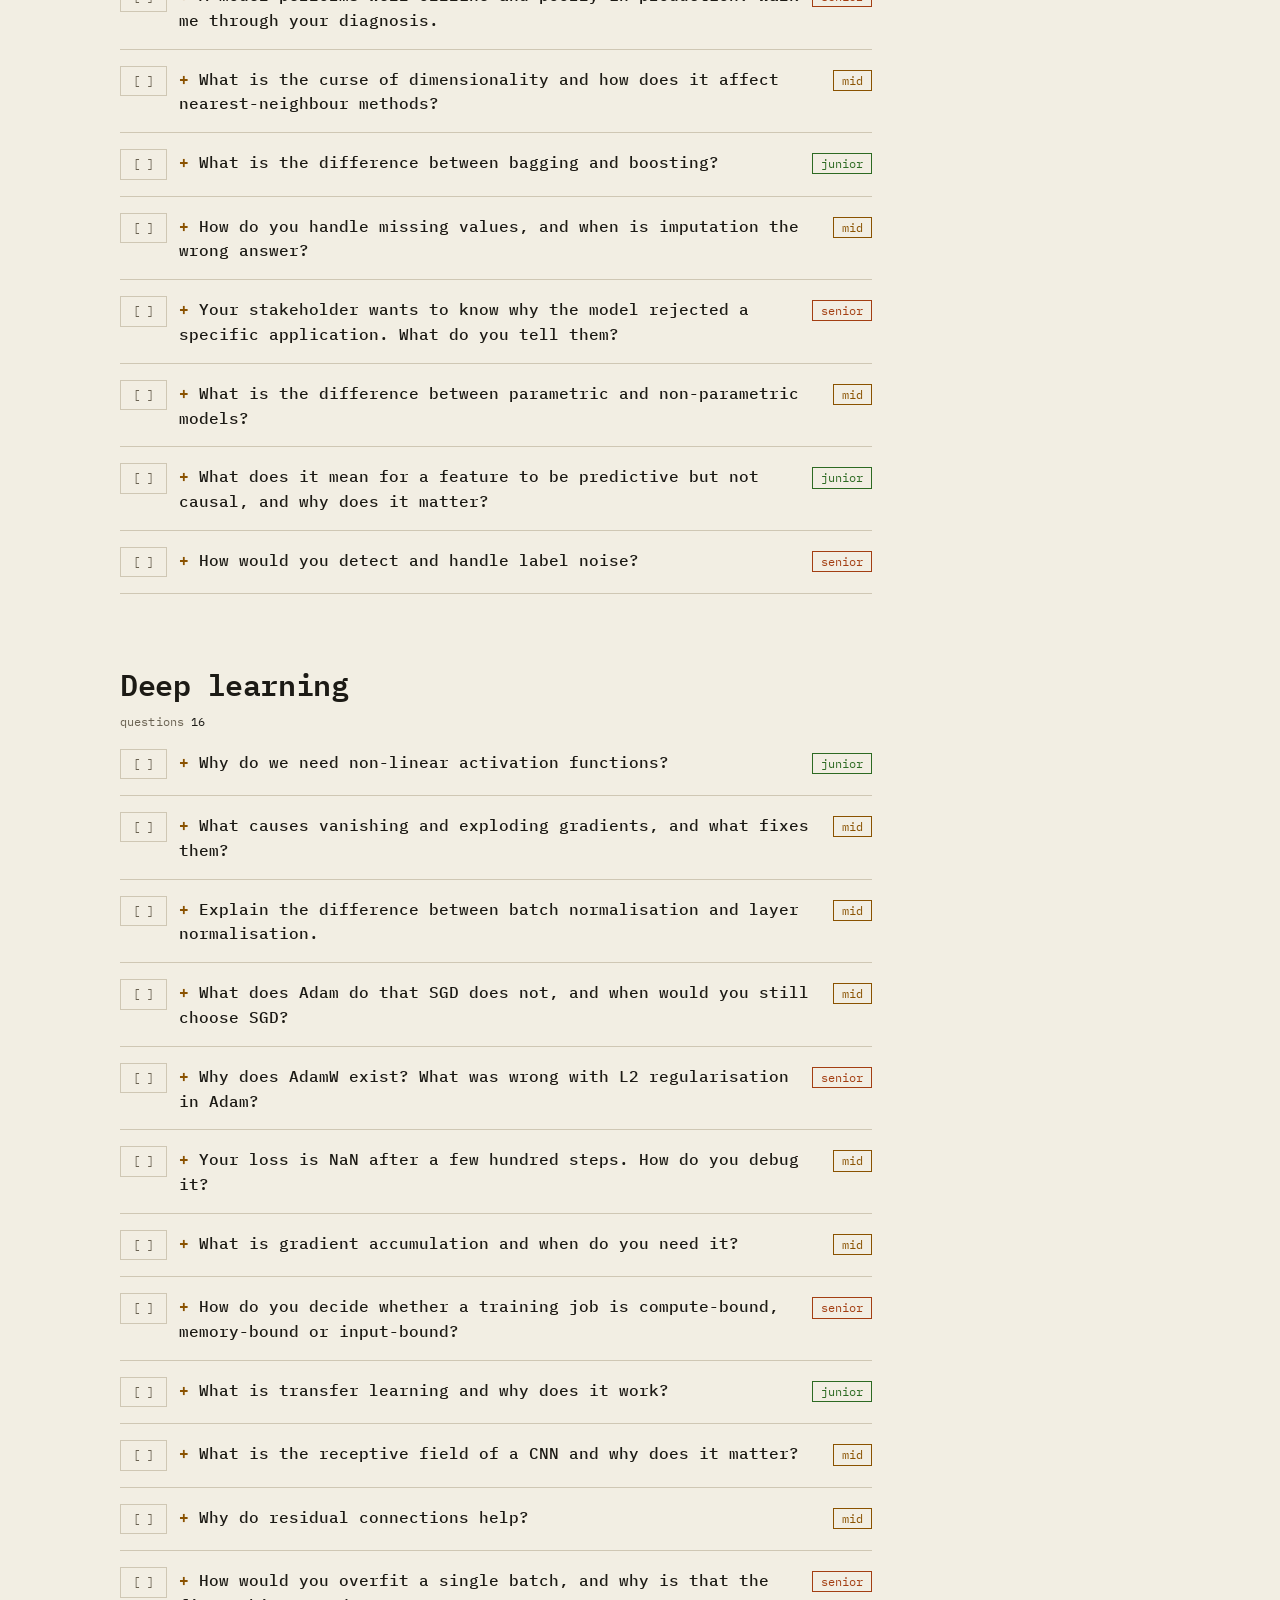
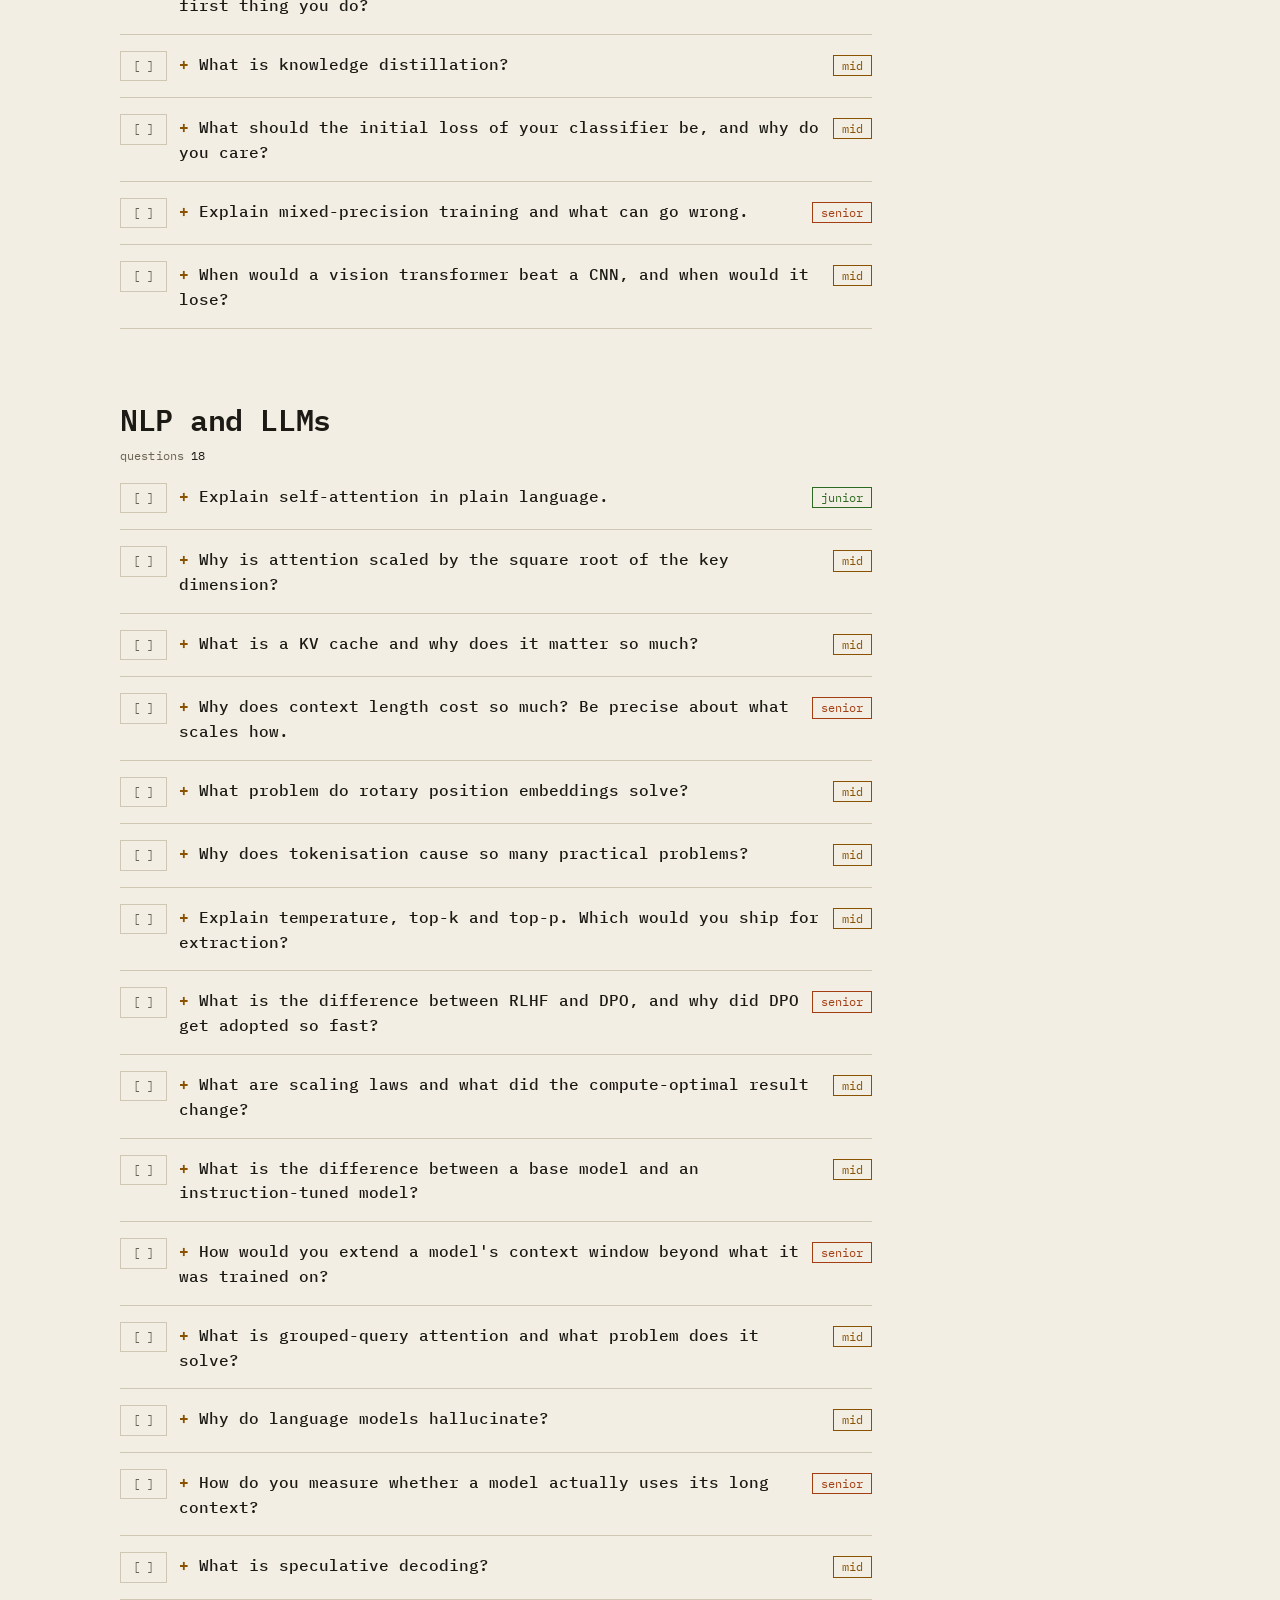
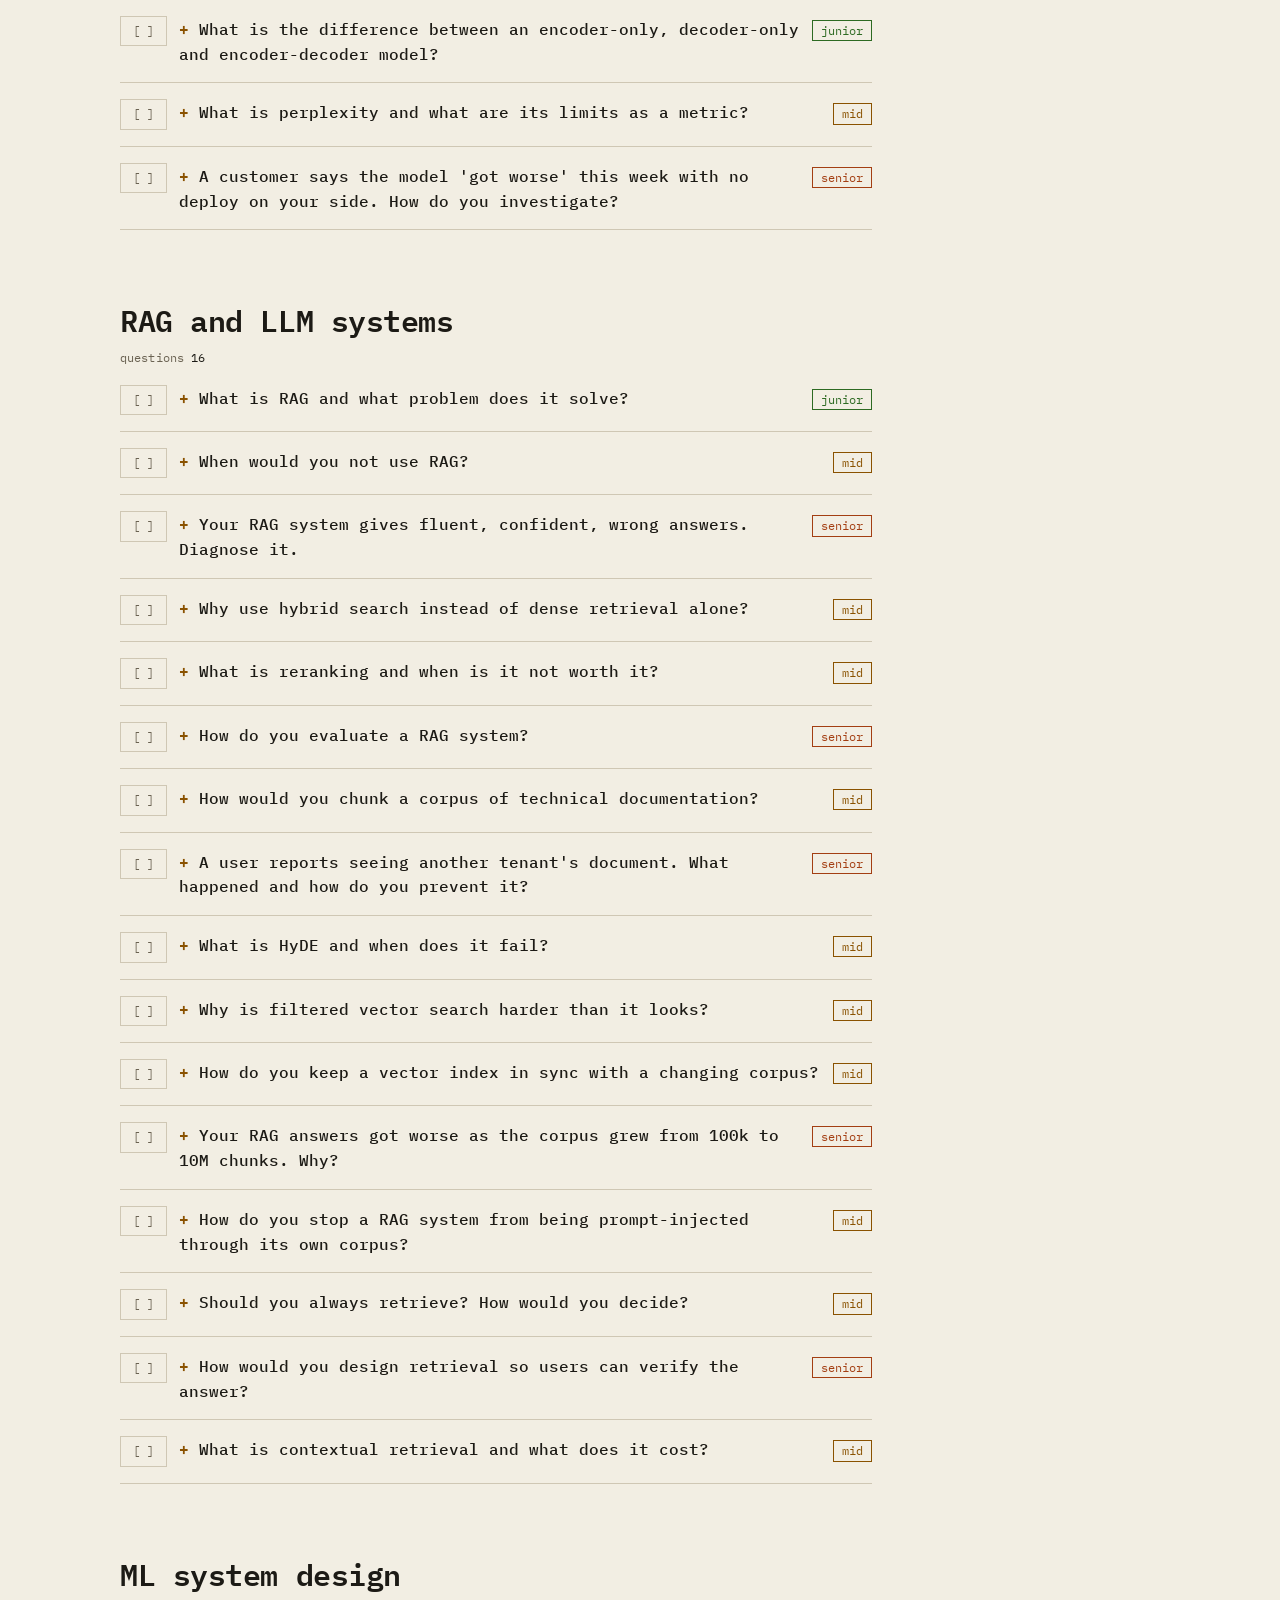
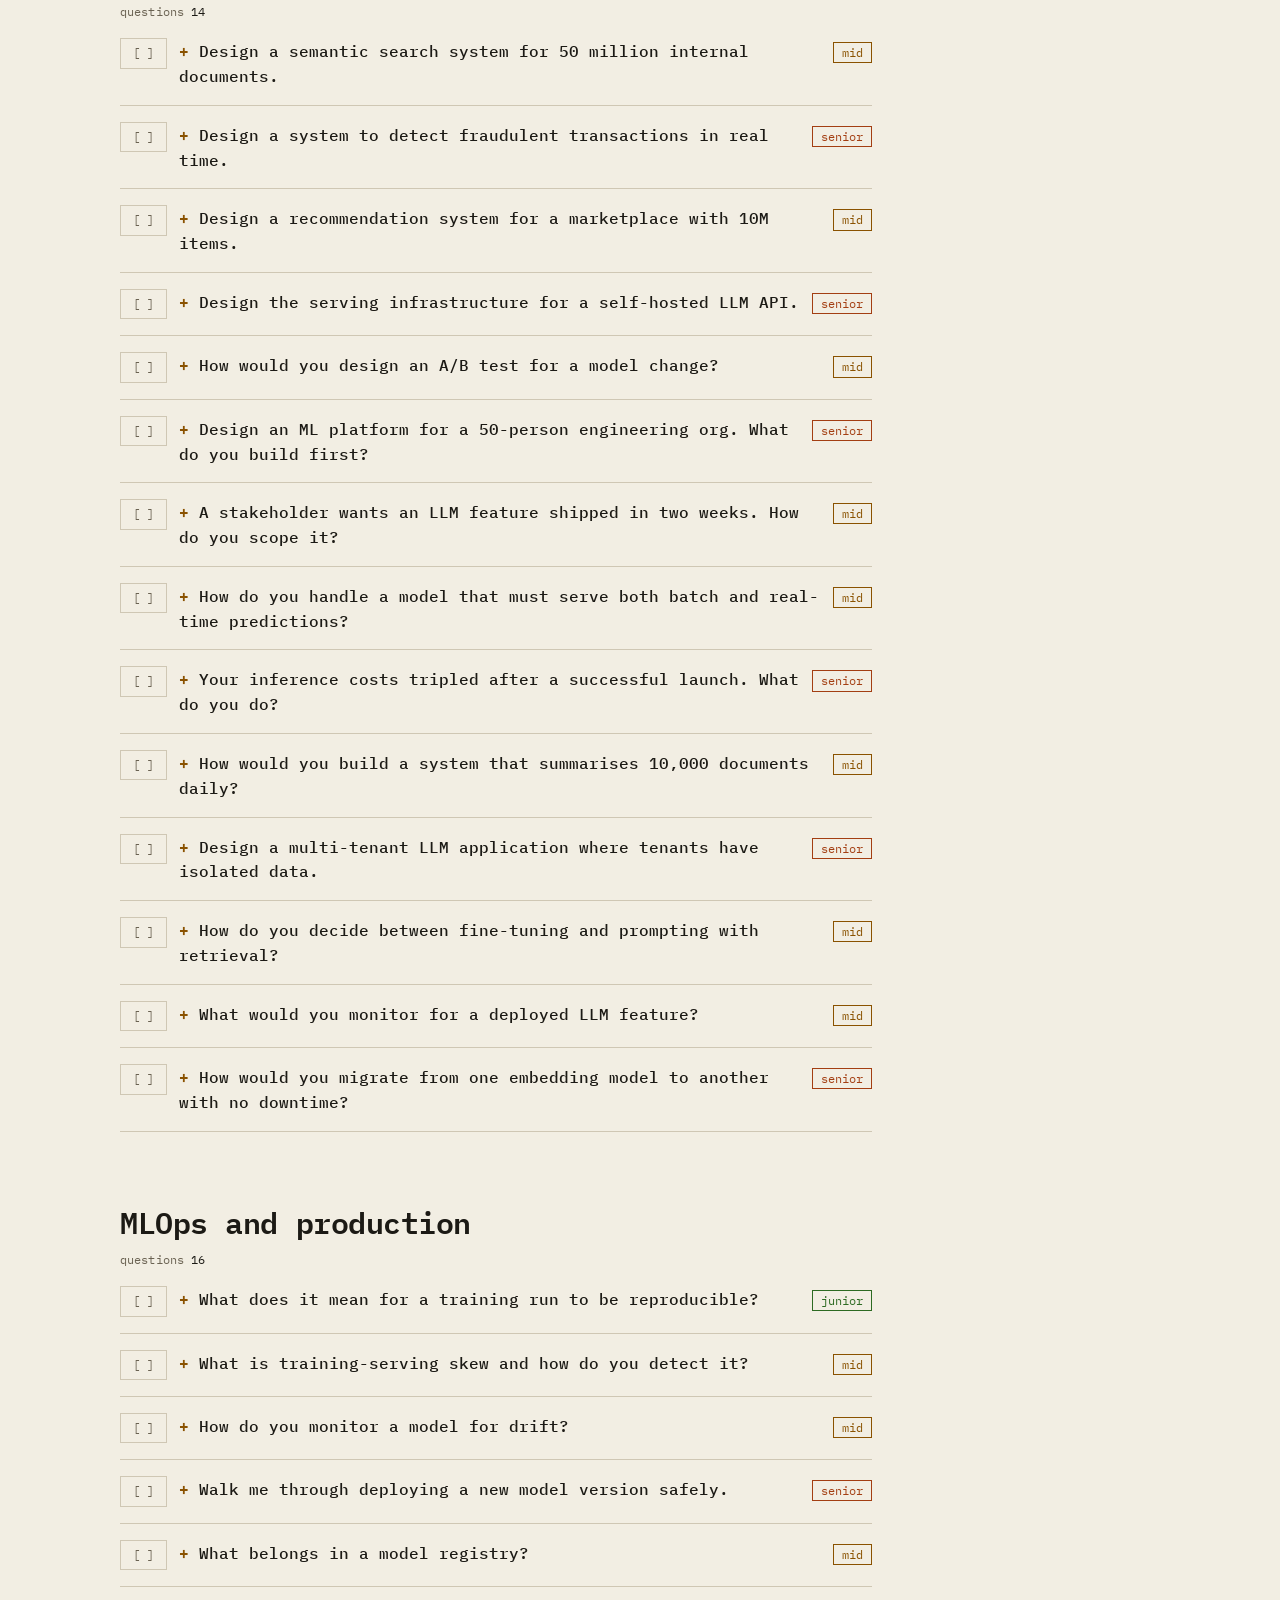
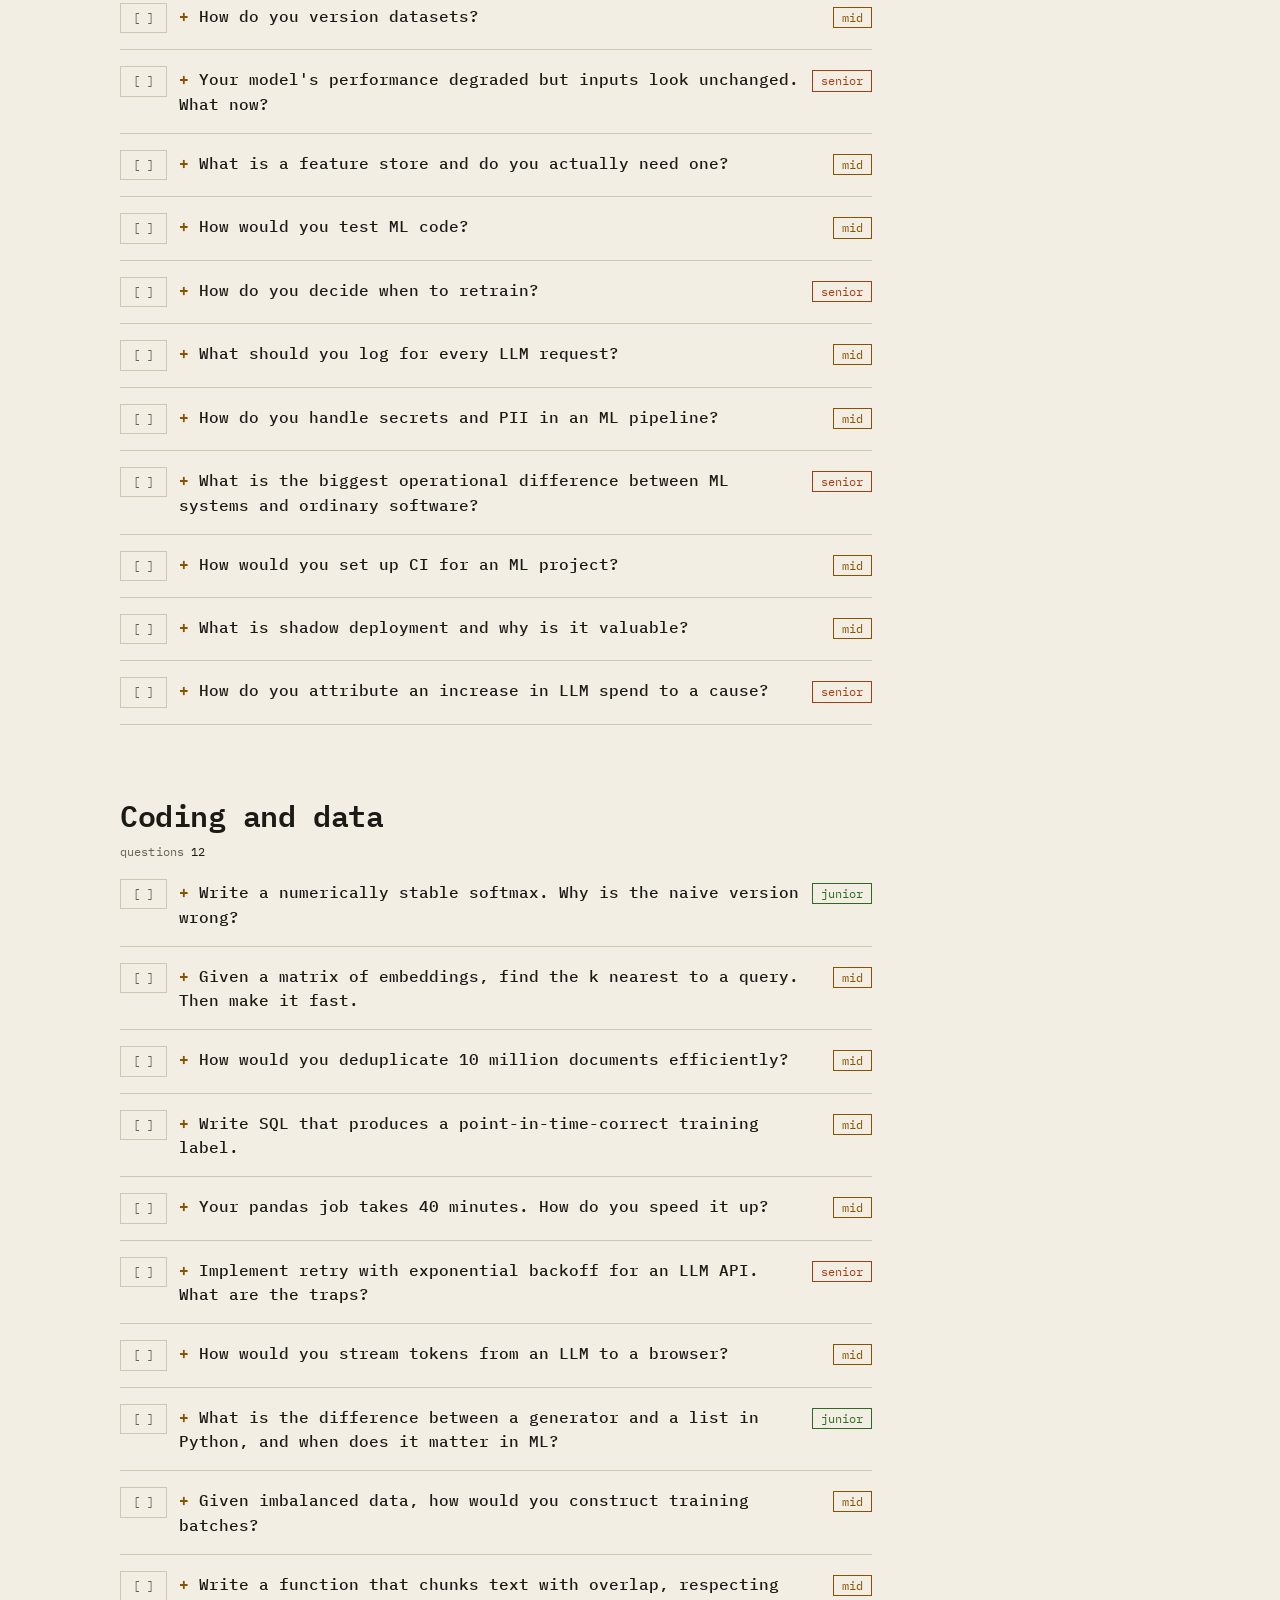
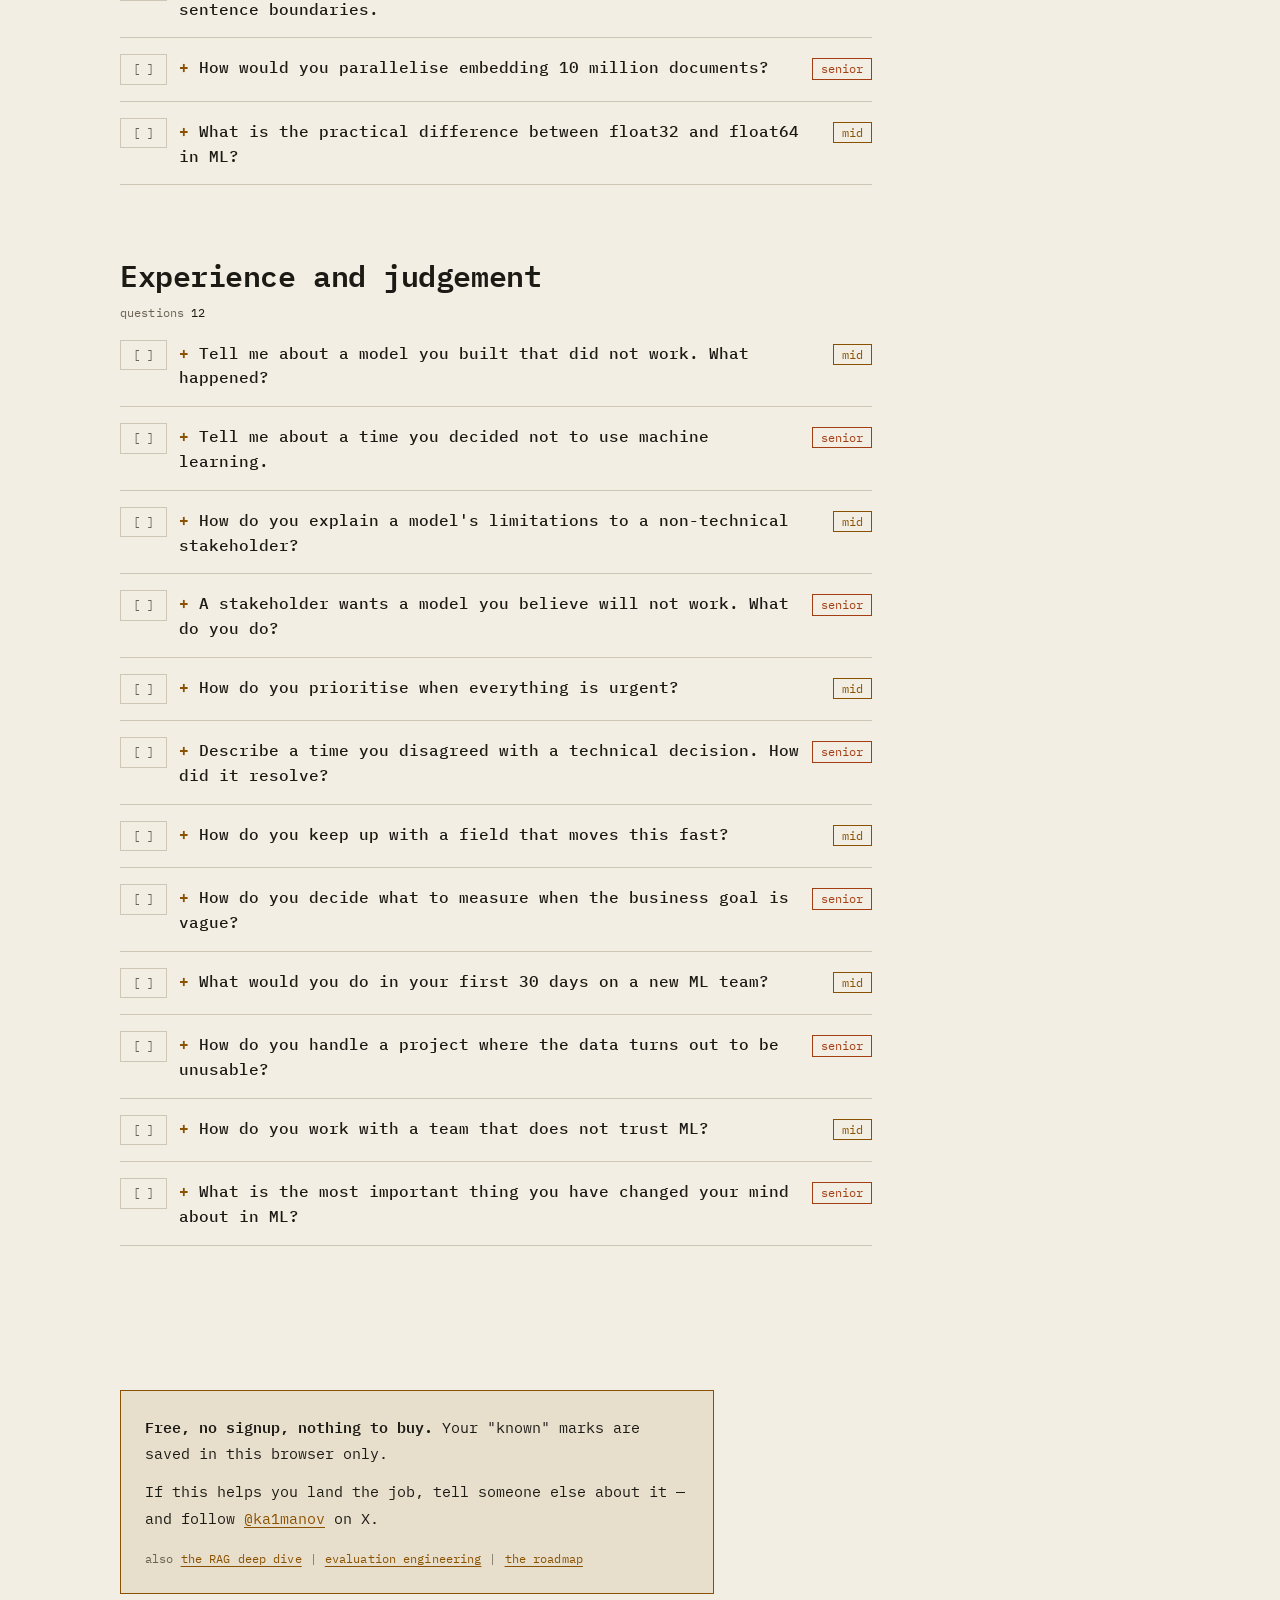
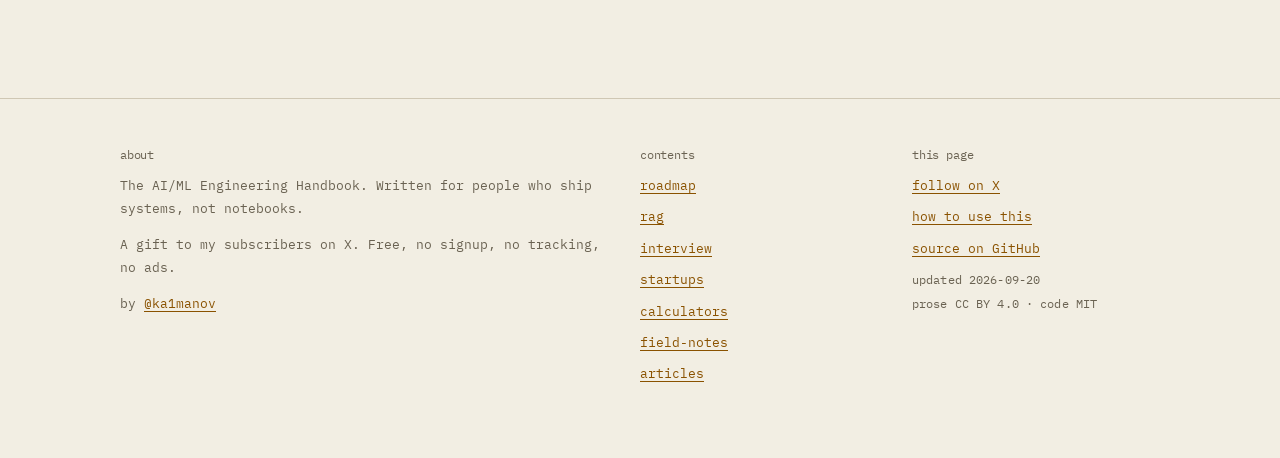
<file: interview.html>
<!doctype html>
<html lang="en" data-base="./">
<head>
<meta charset="utf-8">
<meta name="viewport" content="width=device-width, initial-scale=1, viewport-fit=cover">
<title>AI/ML Interview Questions and Answers</title>
<meta name="description" content="122 machine learning and LLM interview questions across eight tracks, with real answers and what separates a weak answer from a strong one. Filter by topic and level, shuffle, and drill.">
<link rel="canonical" href="https://ka1manov.github.io/ai-ml-handbook/interview.html">
<meta property="og:type" content="article">
<meta property="og:site_name" content="The AI/ML Engineering Handbook">
<meta property="og:title" content="AI/ML Interview Questions — With Real Answers">
<meta property="og:description" content="122 machine learning and LLM interview questions across eight tracks, with real answers and what separates a weak answer from a strong one. Filter by topic and level, shuffle, and drill.">
<meta property="og:url" content="https://ka1manov.github.io/ai-ml-handbook/interview.html">
<meta property="og:image" content="https://ka1manov.github.io/ai-ml-handbook/assets/img/og-interview.png">
<meta property="og:image:width" content="1200">
<meta property="og:image:height" content="630">
<meta property="og:image:alt" content="Terminal-style card reading "AI/ML Interview Questions: With Real Answers". From the AI/ML Engineering Handbook by @ka1manov.">
<meta name="twitter:card" content="summary_large_image">
<meta name="twitter:site" content="@ka1manov">
<meta name="twitter:creator" content="@ka1manov">
<meta name="twitter:image" content="https://ka1manov.github.io/ai-ml-handbook/assets/img/og-interview.png">
<meta name="author" content="@ka1manov">
<meta name="theme-color" content="#0C0B08" media="(prefers-color-scheme: dark)">
<meta name="theme-color" content="#F2EEE3" media="(prefers-color-scheme: light)">
<script>try{document.documentElement.setAttribute('data-theme',localStorage.getItem('amh:theme')||(matchMedia('(prefers-color-scheme: light)').matches?'light':'dark'))}catch(e){document.documentElement.setAttribute('data-theme','dark')}</script>
<link rel="preconnect" href="https://fonts.googleapis.com">
<link rel="preconnect" href="https://fonts.gstatic.com" crossorigin>
<link rel="stylesheet" href="https://fonts.googleapis.com/css2?family=IBM+Plex+Mono:ital,wght@0,400;0,500;0,600;1,400&display=swap">
<link rel="stylesheet" href="./assets/css/site.css">
<link rel="icon" href="./assets/img/favicon.svg" type="image/svg+xml">
<script type="application/ld+json">{"@context":"https://schema.org","@type":"TechArticle","name":"AI/ML Interview Questions — With Real Answers","headline":"AI/ML Interview Questions — With Real Answers","description":"122 machine learning and LLM interview questions across eight tracks, with real answers and what separates a weak answer from a strong one. Filter by topic and level, shuffle, and drill.","url":"https://ka1manov.github.io/ai-ml-handbook/interview.html","image":"https://ka1manov.github.io/ai-ml-handbook/assets/img/og-interview.png","inLanguage":"en","author":{"@type":"Person","name":"@ka1manov","url":"https://x.com/ka1manov"},"publisher":{"@type":"Person","name":"@ka1manov","url":"https://x.com/ka1manov"},"license":"https://creativecommons.org/licenses/by/4.0/","isAccessibleForFree":true,"dateModified":"2026-09-20"}</script>
</head>
<body>
<a class="sr-only" href="#main">Skip to content</a>
<header class="topbar">
  <div class="shell topbar__inner">
    <a class="topbar__brand" href="./index.html">~/<span class="topbar__brand-long">ai-ml-</span>handbook</a>
    <span class="topbar__by">by <a href="https://x.com/ka1manov" rel="me noopener" target="_blank">@ka1manov</a></span>
    <nav class="topbar__links" aria-label="Sections">
      <a href="./index.html">roadmap</a>
      <a href="./rag.html">rag</a>
      <a href="./interview.html">interview</a>
      <a href="./startups.html">startups</a>
      <a href="./calculators.html">calculators</a>
      <a href="./tips.html">field-notes</a>
      <a href="./articles/index.html">articles</a>
    </nav>
    <div class="topbar__tools">
      <a class="btn btn--follow" href="https://x.com/ka1manov" rel="me noopener" target="_blank">[ @ka1manov ]</a>
      <button class="btn" type="button" data-search-open aria-label="Search the handbook">[ / ]</button>
      <button class="btn" type="button" data-theme-toggle>[ crt ]</button>
      <button class="btn" type="button" data-nav-toggle>[ menu ]</button>
    </div>
  </div>
  <div class="shell">
    <nav class="navmenu" id="navmenu" aria-label="Sections, compact" hidden>
      <a href="./index.html">roadmap</a>
      <a href="./rag.html">rag</a>
      <a href="./interview.html">interview</a>
      <a href="./startups.html">startups</a>
      <a href="./calculators.html">calculators</a>
      <a href="./tips.html">field-notes</a>
      <a href="./articles/index.html">articles</a>
      <a class="navmenu__follow" href="https://x.com/ka1manov" rel="me noopener" target="_blank">follow @ka1manov on X →</a>
    </nav>
  </div>
</header>
<main id="main">
<div class="shell">

<section class="pagehead" style="border-bottom:0">
  <p class="prompt">./drill.sh --track all --level all</p>
  <h1>122 interview questions, with real answers</h1>
  <p class="lede">Not flashcards. Each answer is what I would actually want to hear, and where the question genuinely separates candidates, what a weak answer sounds like next to a strong one. Filter by track and level, hide the ones you know, and shuffle so you cannot pattern-match on order.</p>
  <p class="meta"><span class="k">questions</span> <span class="v">122</span><span class="sep">|</span><span class="k">tracks</span> <span class="v">8</span><span class="sep">|</span><span class="k">read</span> <span class="v">~45m</span><span class="sep">|</span><span class="k">by</span> <span class="v"><a href="https://x.com/ka1manov" rel="me noopener" target="_blank">@ka1manov</a></span></p>

  <div class="filters" role="group" aria-label="Filter by track">
    <span class="filters__label">track</span>
      <button class="btn" type="button" data-filter-track="all" aria-pressed="true">all</button>
      <button class="btn" type="button" data-filter-track="fundamentals" aria-pressed="false">fundamentals</button>
      <button class="btn" type="button" data-filter-track="deep-learning" aria-pressed="false">deep-learning</button>
      <button class="btn" type="button" data-filter-track="nlp-llm" aria-pressed="false">nlp-llm</button>
      <button class="btn" type="button" data-filter-track="rag-systems" aria-pressed="false">rag-systems</button>
      <button class="btn" type="button" data-filter-track="system-design" aria-pressed="false">system-design</button>
      <button class="btn" type="button" data-filter-track="mlops" aria-pressed="false">mlops</button>
      <button class="btn" type="button" data-filter-track="coding" aria-pressed="false">coding</button>
      <button class="btn" type="button" data-filter-track="behavioral" aria-pressed="false">behavioral</button>
  </div>
  <div class="filters" role="group" aria-label="Filter by level" style="margin-top:var(--sp-4)">
    <span class="filters__label">level</span>
      <button class="btn" type="button" data-filter-level="all" aria-pressed="true">all</button>
      <button class="btn" type="button" data-filter-level="junior" aria-pressed="false">junior</button>
      <button class="btn" type="button" data-filter-level="mid" aria-pressed="false">mid</button>
      <button class="btn" type="button" data-filter-level="senior" aria-pressed="false">senior</button>
  </div>
  <div class="filters" style="margin-top:var(--sp-4)">
    <span class="filters__label">drill</span>
      <button class="btn" type="button" data-qa-collapse>[ expand all ]</button>
      <button class="btn" type="button" data-qa-shuffle>[ shuffle ]</button>
      <button class="btn" type="button" data-qa-hide-known aria-pressed="false">[ hide known ]</button>
      <span class="btn" style="border-color:transparent">showing <span data-qa-count>122/122</span></span>
  </div>
</section>

<div class="withaside">
<aside class="withaside__nav">
  <nav class="rail" data-rail aria-label="Tracks">
    <h2>tracks</h2>
    <ol>
      <li><a href="#fundamentals">ML fundamentals</a></li>
      <li><a href="#deep-learning">Deep learning</a></li>
      <li><a href="#nlp-llm">NLP and LLMs</a></li>
      <li><a href="#rag-systems">RAG and LLM systems</a></li>
      <li><a href="#system-design">ML system design</a></li>
      <li><a href="#mlops">MLOps and production</a></li>
      <li><a href="#coding">Coding and data</a></li>
      <li><a href="#behavioral">Experience and judgement</a></li>
    </ol>
  </nav>
</aside>
<div class="withaside__main" data-qa-list>

  <section class="section" id="fundamentals">
    <div class="prose">
      <h2>ML fundamentals</h2>
      <p class="meta"><span class="k">questions</span> <span class="v">18</span></p>
    </div>
    <article class="qa" id="q-fundamentals-1" data-track="fundamentals" data-difficulty="junior">
      <div class="qa__head">
        <button class="btn qa__mark" type="button" data-mark-known aria-label="Mark as known">[ ]</button>
        <details>
          <summary class="qa__q">Explain the bias–variance trade-off without using the words bias or variance.</summary>
          <div class="qa__a">
        <p>A model can be wrong in two different ways. It can be too simple to capture the real pattern, so it makes the same mistake on every dataset you give it — consistently wrong in the same direction. Or it can be flexible enough to chase the noise in whatever data it happened to see, so it does brilliantly on that data and differently badly on the next batch.</p>
        <p>You cannot minimise both freely. Making the model more flexible reduces the first error and increases the second. The useful question in practice is which one you currently have, and the diagnostic is the gap between training and validation performance: bad at both means too simple, great at training and bad at validation means it memorised.</p>
        <p class="qa__strong"><b>Strong answer:</b> mentions that this framing is about expected error over resampled datasets, and notes that modern overparameterised networks complicate the classic U-shaped curve — they can interpolate the training data and still generalise.</p>
          </div>
        </details>
        <span class="qa__tags"><span class="tag tag--junior">junior</span></span>
      </div>
    </article>
    <article class="qa" id="q-fundamentals-2" data-track="fundamentals" data-difficulty="junior">
      <div class="qa__head">
        <button class="btn qa__mark" type="button" data-mark-known aria-label="Mark as known">[ ]</button>
        <details>
          <summary class="qa__q">What is regularisation and why does it work?</summary>
          <div class="qa__a">
        <p>Any constraint you add that makes the model prefer simpler explanations. L2 shrinks weights toward zero proportionally, keeping them small and spread out. L1 pushes some weights exactly to zero, which performs feature selection as a side effect. Dropout, early stopping, data augmentation and weight sharing are all regularisation too, even though they do not look like a penalty term.</p>
        <p>It works because it reduces the effective capacity of the model — the space of functions it can express — so it has less freedom to fit noise. The Bayesian reading is also worth having: an L2 penalty is exactly a Gaussian prior on the weights, and L1 is a Laplace prior.</p>
          </div>
        </details>
        <span class="qa__tags"><span class="tag tag--junior">junior</span></span>
      </div>
    </article>
    <article class="qa" id="q-fundamentals-3" data-track="fundamentals" data-difficulty="mid">
      <div class="qa__head">
        <button class="btn qa__mark" type="button" data-mark-known aria-label="Mark as known">[ ]</button>
        <details>
          <summary class="qa__q">When would you prefer L1 over L2 regularisation?</summary>
          <div class="qa__a">
        <p>When you want sparsity — either because you believe most features are genuinely irrelevant, or because you need a smaller model to serve, or because you want an interpretable set of selected features.</p>
        <p>The mechanism is geometric: the L1 constraint region has corners on the axes, and the optimum tends to land on a corner, which means a coefficient of exactly zero. The L2 region is a smooth ball, so the optimum lands off-axis and coefficients shrink toward zero without reaching it.</p>
        <p>L1 has a real weakness worth naming: with a group of correlated features it tends to pick one arbitrarily and zero the rest, which makes the selection unstable across resamples. If you care about which features were selected, that instability matters. Elastic net exists precisely to fix it.</p>
          </div>
        </details>
        <span class="qa__tags"><span class="tag tag--mid">mid</span></span>
      </div>
    </article>
    <article class="qa" id="q-fundamentals-4" data-track="fundamentals" data-difficulty="mid">
      <div class="qa__head">
        <button class="btn qa__mark" type="button" data-mark-known aria-label="Mark as known">[ ]</button>
        <details>
          <summary class="qa__q">Your model has 99% accuracy. Should you be happy?</summary>
          <div class="qa__a">
        <p>Not until I know the class balance. If 99% of the labels are the negative class, a model that always predicts negative scores 99% and is worth nothing. Accuracy is close to useless under imbalance.</p>
        <p>I would want the confusion matrix, then precision and recall for the minority class, then PR-AUC rather than ROC-AUC — ROC-AUC looks flattering under heavy imbalance because the false-positive rate barely moves when negatives dominate the denominator.</p>
        <p>Then I would ask what the errors cost. A false negative in fraud detection and a false positive in fraud detection have very different prices, and the threshold should be set from that, not left at 0.5.</p>
        <p class="qa__weak"><b>Weak answer:</b> "It might be overfitting."</p>
        <p class="qa__strong"><b>Strong answer:</b> asks for the base rate before saying anything else, then connects the metric choice to the cost of each error type.</p>
          </div>
        </details>
        <span class="qa__tags"><span class="tag tag--mid">mid</span></span>
      </div>
    </article>
    <article class="qa" id="q-fundamentals-5" data-track="fundamentals" data-difficulty="mid">
      <div class="qa__head">
        <button class="btn qa__mark" type="button" data-mark-known aria-label="Mark as known">[ ]</button>
        <details>
          <summary class="qa__q">What is data leakage? Give three ways it happens that are easy to miss.</summary>
          <div class="qa__a">
        <p>Information reaching the model at training time that will not be available at prediction time. It inflates offline scores and the gain evaporates in production.</p>
        <p>First, preprocessing fit on the full dataset before splitting — scalers, imputers, target encoders, feature selection. The statistics carry information from validation into training. Fit inside the fold, always.</p>
        <p>Second, temporal leakage: any feature computed using data from after the prediction timestamp. "Customer's total lifetime spend" in a churn model is a classic, because it includes spend that happened after the churn event.</p>
        <p>Third, group leakage: the same entity appearing in train and test under different rows — the same patient, the same user, the same document in a near-duplicate form. Random splitting is wrong whenever rows are not independent; you need grouped splits.</p>
        <p class="qa__strong"><b>Strong answer:</b> mentions that the tell is an offline number that looks too good, and that the discipline is to be suspicious of your own good results rather than to enjoy them.</p>
          </div>
        </details>
        <span class="qa__tags"><span class="tag tag--mid">mid</span></span>
      </div>
    </article>
    <article class="qa" id="q-fundamentals-6" data-track="fundamentals" data-difficulty="senior">
      <div class="qa__head">
        <button class="btn qa__mark" type="button" data-mark-known aria-label="Mark as known">[ ]</button>
        <details>
          <summary class="qa__q">How do you know whether a 0.4-point metric improvement is real?</summary>
          <div class="qa__a">
        <p>I do not, from the point estimate alone. I need the uncertainty.</p>
        <p>The practical procedure is bootstrap: resample the test set with replacement a few thousand times, compute the metric difference between the two models on each resample, and look at the distribution of that difference. If the interval straddles zero, the improvement is not established. Crucially, compute the difference per resample rather than two separate intervals — the models are evaluated on the same data, so their errors are correlated, and paired comparison has much more power.</p>
        <p>Then I would ask two more questions. Is the test set large enough that a 0.4-point difference is detectable at all? And how many variants were tried before this one won? If it is the best of forty, I expect the winner to be optimistically biased by selection, and I want a held-out confirmation set that was not used in the search.</p>
          </div>
        </details>
        <span class="qa__tags"><span class="tag tag--senior">senior</span></span>
      </div>
    </article>
    <article class="qa" id="q-fundamentals-7" data-track="fundamentals" data-difficulty="mid">
      <div class="qa__head">
        <button class="btn qa__mark" type="button" data-mark-known aria-label="Mark as known">[ ]</button>
        <details>
          <summary class="qa__q">Explain precision and recall to a product manager, and explain the trade-off.</summary>
          <div class="qa__a">
        <p>Of the things we flagged, what fraction were actually right — that is precision. Of the things we should have flagged, what fraction did we catch — that is recall.</p>
        <p>They trade against each other because both are governed by the same threshold. Flag more aggressively and you catch more of the real cases while also flagging more innocent ones. Flag conservatively and the things you flag are almost all right, but you miss more.</p>
        <p>The product decision is which error hurts more. A spam filter that moves a real invoice to junk has done more damage than one that lets a spam email through, so you want precision. A screening test where a missed case is fatal wants recall, and accepts that humans will review the false positives.</p>
          </div>
        </details>
        <span class="qa__tags"><span class="tag tag--mid">mid</span></span>
      </div>
    </article>
    <article class="qa" id="q-fundamentals-8" data-track="fundamentals" data-difficulty="senior">
      <div class="qa__head">
        <button class="btn qa__mark" type="button" data-mark-known aria-label="Mark as known">[ ]</button>
        <details>
          <summary class="qa__q">What is model calibration and when does it matter more than accuracy?</summary>
          <div class="qa__a">
        <p>A model is calibrated when its confidence means what it says — among all the cases it scored 0.7, about 70% are positive. Ranking quality and calibration are independent: a model can rank perfectly while being systematically overconfident.</p>
        <p>It matters whenever a downstream system treats the score as a probability rather than a ranking. Expected-value calculations, risk thresholds, budget pacing, deciding whether to escalate to a human, combining several models' outputs — all of these are wrong if the numbers are not probabilities.</p>
        <p>Diagnose with a reliability diagram: bucket predictions by score, plot predicted against observed frequency, and look for the diagonal. Fix with Platt scaling or isotonic regression fit on a held-out set. Note that modern deep networks are typically overconfident out of the box, and that the usual tricks — more capacity, longer training — tend to make calibration worse while improving accuracy.</p>
        <p class="qa__strong"><b>Strong answer:</b> distinguishes calibration from accuracy explicitly and names a concrete decision that breaks without it.</p>
          </div>
        </details>
        <span class="qa__tags"><span class="tag tag--senior">senior</span></span>
      </div>
    </article>
    <article class="qa" id="q-fundamentals-9" data-track="fundamentals" data-difficulty="mid">
      <div class="qa__head">
        <button class="btn qa__mark" type="button" data-mark-known aria-label="Mark as known">[ ]</button>
        <details>
          <summary class="qa__q">Why is ROC-AUC sometimes misleading, and what would you use instead?</summary>
          <div class="qa__a">
        <p>ROC-AUC plots true-positive rate against false-positive rate. The false-positive rate has the total negative count in its denominator, so when negatives massively outnumber positives, even a large absolute number of false positives barely moves it. The curve stays high and the model looks strong while being unusable in practice.</p>
        <p>Precision–recall curves put the positives in the denominator of both axes, so they expose exactly the behaviour you care about on a rare class. On a 1-in-10,000 problem, a model with 0.98 ROC-AUC can have a precision of 2% at useful recall, and only the PR curve shows that.</p>
        <p>Use ROC-AUC when classes are roughly balanced or when you genuinely care about performance across both classes symmetrically. Use PR-AUC when the positive class is rare and is the one you care about.</p>
          </div>
        </details>
        <span class="qa__tags"><span class="tag tag--mid">mid</span></span>
      </div>
    </article>
    <article class="qa" id="q-fundamentals-10" data-track="fundamentals" data-difficulty="junior">
      <div class="qa__head">
        <button class="btn qa__mark" type="button" data-mark-known aria-label="Mark as known">[ ]</button>
        <details>
          <summary class="qa__q">What is cross-validation and when is plain k-fold wrong?</summary>
          <div class="qa__a">
        <p>Split the data into k parts, train on k-1 and validate on the remaining one, rotate, and average. It gives a more stable estimate than a single split and uses all the data for both roles.</p>
        <p>Plain k-fold is wrong whenever rows are not independent and identically distributed. With time series it leaks the future into the past, and you need forward-chaining splits where you only ever validate on data later than the training data. With grouped data — multiple rows per user, per patient, per document — random splitting puts the same entity on both sides, and you need grouped k-fold. With severe class imbalance you want stratification so every fold contains some positives.</p>
          </div>
        </details>
        <span class="qa__tags"><span class="tag tag--junior">junior</span></span>
      </div>
    </article>
    <article class="qa" id="q-fundamentals-11" data-track="fundamentals" data-difficulty="senior">
      <div class="qa__head">
        <button class="btn qa__mark" type="button" data-mark-known aria-label="Mark as known">[ ]</button>
        <details>
          <summary class="qa__q">A model performs well offline and poorly in production. Walk me through your diagnosis.</summary>
          <div class="qa__a">
        <p>I would work through the causes in order of how common they are, because guessing is expensive.</p>
        <p>First, training–serving skew: is the feature computed identically in both places? Different code paths for batch and online features is the single most common cause I have seen. I would take a set of production requests, recompute the features offline, and diff them. This finds it more often than anything else.</p>
        <p>Second, leakage: was the offline number ever real? Re-examine the split for temporal and group leakage. An offline number that was inflated from the start looks exactly like a production regression.</p>
        <p>Third, distribution shift: compare the input distributions between the training window and current traffic, feature by feature. Also check the label distribution, since the base rate moving changes calibration even when inputs are stable.</p>
        <p>Fourth, feedback loops: is the model's own output changing the data? In ranking and recommendation this is guaranteed, and it means your logs record what users did given what you showed them.</p>
        <p>Fifth, the boring ones: stale model artefact, wrong preprocessing version, a truncated feature, a silently failing upstream service filling nulls with zeros.</p>
        <p class="qa__strong"><b>Strong answer:</b> proposes the feature-diff between offline and online first, because it is cheap and catches the most common cause.</p>
          </div>
        </details>
        <span class="qa__tags"><span class="tag tag--senior">senior</span></span>
      </div>
    </article>
    <article class="qa" id="q-fundamentals-12" data-track="fundamentals" data-difficulty="mid">
      <div class="qa__head">
        <button class="btn qa__mark" type="button" data-mark-known aria-label="Mark as known">[ ]</button>
        <details>
          <summary class="qa__q">What is the curse of dimensionality and how does it affect nearest-neighbour methods?</summary>
          <div class="qa__a">
        <p>As dimensions increase, the volume of the space grows exponentially while your data does not, so points become sparse and the distances between them concentrate — the ratio between the nearest and farthest neighbour approaches one. "Nearest" stops being meaningfully different from "farthest."</p>
        <p>For k-NN and for vector search this is the core difficulty: in high dimensions the notion of a close neighbour degrades, and you need more data, or dimensionality reduction, or a learned metric that puts the useful structure into fewer effective dimensions.</p>
        <p>The reason embedding search works at all despite using hundreds of dimensions is that real embeddings do not fill the space uniformly. They lie on a much lower-dimensional manifold, and the relevant quantity is that intrinsic dimensionality, not the nominal vector length.</p>
          </div>
        </details>
        <span class="qa__tags"><span class="tag tag--mid">mid</span></span>
      </div>
    </article>
    <article class="qa" id="q-fundamentals-13" data-track="fundamentals" data-difficulty="junior">
      <div class="qa__head">
        <button class="btn qa__mark" type="button" data-mark-known aria-label="Mark as known">[ ]</button>
        <details>
          <summary class="qa__q">What is the difference between bagging and boosting?</summary>
          <div class="qa__a">
        <p>Bagging trains many models independently on bootstrap resamples and averages them. Because the models are trained in parallel on different samples, their errors are partly uncorrelated, and averaging reduces variance. Random forests add feature subsampling to decorrelate the trees further.</p>
        <p>Boosting trains models sequentially, each one fitting the errors the ensemble has made so far. It reduces bias — it can turn weak learners into a strong one — but because each model is fitted to the current residuals, it can overfit if you let it run too long.</p>
        <p>Practical consequence: bagging is hard to overfit and easy to parallelise; boosting usually wins on accuracy but needs its learning rate and tree count tuned together, and needs early stopping.</p>
          </div>
        </details>
        <span class="qa__tags"><span class="tag tag--junior">junior</span></span>
      </div>
    </article>
    <article class="qa" id="q-fundamentals-14" data-track="fundamentals" data-difficulty="mid">
      <div class="qa__head">
        <button class="btn qa__mark" type="button" data-mark-known aria-label="Mark as known">[ ]</button>
        <details>
          <summary class="qa__q">How do you handle missing values, and when is imputation the wrong answer?</summary>
          <div class="qa__a">
        <p>First I would establish why they are missing, because the mechanism determines what is safe. Missing completely at random is benign. Missing at random — explainable by other observed features — can be imputed with a model. Missing not at random, where the missingness depends on the unobserved value itself, cannot be imputed honestly: income is missing more often when income is high, and any imputation bakes in a wrong assumption.</p>
        <p>In practice, missingness is often signal, not absence. A user who did not fill in a field is different from one who did. So I would add an explicit indicator column and let the model use it, rather than silently replacing with a mean and destroying the information.</p>
        <p>Gradient boosting implementations handle missing values natively by learning a default direction at each split, which is usually better than anything you would do by hand. And whatever you do must be fit inside the fold, or you have leaked.</p>
          </div>
        </details>
        <span class="qa__tags"><span class="tag tag--mid">mid</span></span>
      </div>
    </article>
    <article class="qa" id="q-fundamentals-15" data-track="fundamentals" data-difficulty="senior">
      <div class="qa__head">
        <button class="btn qa__mark" type="button" data-mark-known aria-label="Mark as known">[ ]</button>
        <details>
          <summary class="qa__q">Your stakeholder wants to know why the model rejected a specific application. What do you tell them?</summary>
          <div class="qa__a">
        <p>I would separate what I can honestly say from what I would like to say.</p>
        <p>For a linear model the answer is direct: the coefficients and this applicant's feature values give a decomposition you can read off. For a tree ensemble or a network, I would use SHAP values, which attribute the prediction to features with a defensible additive decomposition, and I would show the top contributing features with their direction.</p>
        <p>Then I would state the caveat clearly, because this is where people get misled: these are attributions of the model's behaviour, not causal explanations of the world. SHAP tells you what the model used, not what would happen if the applicant changed it. Saying "your income caused the rejection" is a claim the method does not support.</p>
        <p>For an adverse-action notice there is usually a regulatory standard for what must be disclosed, and I would work to that standard rather than inventing one. If the use case requires genuinely explainable decisions, that is an argument for choosing an interpretable model class up front, not for post-hoc explanation of a black box.</p>
          </div>
        </details>
        <span class="qa__tags"><span class="tag tag--senior">senior</span></span>
      </div>
    </article>
    <article class="qa" id="q-fundamentals-16" data-track="fundamentals" data-difficulty="mid">
      <div class="qa__head">
        <button class="btn qa__mark" type="button" data-mark-known aria-label="Mark as known">[ ]</button>
        <details>
          <summary class="qa__q">What is the difference between parametric and non-parametric models?</summary>
          <div class="qa__a">
        <p>A parametric model has a fixed number of parameters chosen before seeing the data — linear regression has one coefficient per feature regardless of whether you have a thousand rows or a billion. A non-parametric model's complexity grows with the data: k-NN keeps every training point, and a decision tree grows more nodes as there is more structure to capture.</p>
        <p>The trade-off is the usual one. Parametric models are fast, compact, and make strong assumptions that are wrong in a predictable way. Non-parametric models make weaker assumptions and can capture arbitrary structure, at the cost of needing more data and more memory, and of being slower at prediction time.</p>
        <p>The name is a little misleading — non-parametric does not mean no parameters, it means the number is not fixed in advance.</p>
          </div>
        </details>
        <span class="qa__tags"><span class="tag tag--mid">mid</span></span>
      </div>
    </article>
    <article class="qa" id="q-fundamentals-17" data-track="fundamentals" data-difficulty="junior">
      <div class="qa__head">
        <button class="btn qa__mark" type="button" data-mark-known aria-label="Mark as known">[ ]</button>
        <details>
          <summary class="qa__q">What does it mean for a feature to be predictive but not causal, and why does it matter?</summary>
          <div class="qa__a">
        <p>It means the feature correlates with the target well enough to help prediction, without being part of what produces the target. The classic example: hospital-visit frequency predicts illness, but sending someone to hospital does not make them ill.</p>
        <p>It matters for two reasons. First, intervention: if anyone plans to act on the feature — change a price, change a policy, change a UI — a predictive-only feature will not produce the expected effect, and the model cannot tell you that. Second, robustness: non-causal correlations are the ones most likely to break under distribution shift, because they depend on a stable relationship in the environment rather than on a mechanism.</p>
        <p>So a model can be an excellent predictor and a terrible guide to action, and those two jobs get confused constantly.</p>
          </div>
        </details>
        <span class="qa__tags"><span class="tag tag--junior">junior</span></span>
      </div>
    </article>
    <article class="qa" id="q-fundamentals-18" data-track="fundamentals" data-difficulty="senior">
      <div class="qa__head">
        <button class="btn qa__mark" type="button" data-mark-known aria-label="Mark as known">[ ]</button>
        <details>
          <summary class="qa__q">How would you detect and handle label noise?</summary>
          <div class="qa__a">
        <p>Detect it by looking at where the model disagrees confidently with the label. Train with cross-validation, collect out-of-fold predictions, and rank the training rows by loss. High-loss rows with a confident prediction against the label are candidates for being mislabelled, and reading a sample of them by hand is genuinely informative — it is one of the highest-value hours you can spend on a dataset.</p>
        <p>Measure it by double-labelling a sample and computing inter-annotator agreement. That number is your ceiling: if two humans agree 85% of the time, a model that scores 90% is either exploiting an artefact or the evaluation is wrong.</p>
        <p>Handle it by fixing labels where the cost justifies it, using loss functions that are more robust to noisy labels, and avoiding training regimes that memorise hard examples — networks fit clean patterns first and memorise noise later, so early stopping is genuinely protective here.</p>
        <p>The important framing: label noise caps your achievable performance, so knowing its level tells you when to stop optimising the model and start fixing the data.</p>
          </div>
        </details>
        <span class="qa__tags"><span class="tag tag--senior">senior</span></span>
      </div>
    </article>
  </section>

  <section class="section" id="deep-learning">
    <div class="prose">
      <h2>Deep learning</h2>
      <p class="meta"><span class="k">questions</span> <span class="v">16</span></p>
    </div>
    <article class="qa" id="q-deep-learning-1" data-track="deep-learning" data-difficulty="junior">
      <div class="qa__head">
        <button class="btn qa__mark" type="button" data-mark-known aria-label="Mark as known">[ ]</button>
        <details>
          <summary class="qa__q">Why do we need non-linear activation functions?</summary>
          <div class="qa__a">
        <p>Without them the whole network collapses. A composition of linear maps is itself a linear map, so a hundred stacked linear layers compute exactly what one linear layer computes — you have spent a hundred times the compute to get logistic regression.</p>
        <p>The non-linearity is what lets depth buy you anything: it makes the composition express functions no single layer can.</p>
          </div>
        </details>
        <span class="qa__tags"><span class="tag tag--junior">junior</span></span>
      </div>
    </article>
    <article class="qa" id="q-deep-learning-2" data-track="deep-learning" data-difficulty="mid">
      <div class="qa__head">
        <button class="btn qa__mark" type="button" data-mark-known aria-label="Mark as known">[ ]</button>
        <details>
          <summary class="qa__q">What causes vanishing and exploding gradients, and what fixes them?</summary>
          <div class="qa__a">
        <p>Backpropagation multiplies Jacobians layer by layer. If the typical factor is below one, the product shrinks geometrically with depth and early layers stop learning. If it is above one, the product blows up and training diverges or produces NaNs.</p>
        <p>Vanishing was the historical blocker for deep networks and sigmoid or tanh made it worse, because their derivatives saturate near zero across most of their input range. The fixes that actually mattered: ReLU-family activations with derivative 1 on the positive side; residual connections, which give the gradient an identity path that does not get multiplied down; careful initialisation scaled to fan-in so activations neither shrink nor grow through depth; and normalisation layers that keep activation statistics stable.</p>
        <p>Exploding is easier — gradient clipping by global norm handles it directly, and is standard in sequence models.</p>
        <p class="qa__strong"><b>Strong answer:</b> identifies the residual connection as the single most important structural fix and explains why — the identity path means the gradient reaches early layers undiminished regardless of depth.</p>
          </div>
        </details>
        <span class="qa__tags"><span class="tag tag--mid">mid</span></span>
      </div>
    </article>
    <article class="qa" id="q-deep-learning-3" data-track="deep-learning" data-difficulty="mid">
      <div class="qa__head">
        <button class="btn qa__mark" type="button" data-mark-known aria-label="Mark as known">[ ]</button>
        <details>
          <summary class="qa__q">Explain the difference between batch normalisation and layer normalisation.</summary>
          <div class="qa__a">
        <p>Batch norm normalises each feature across the examples in the batch. Layer norm normalises each example across its own features. That difference decides where each one is usable.</p>
        <p>Batch norm's statistics depend on the other examples in the batch, which creates three problems: it degrades badly at small batch sizes because the statistics are noisy; it does not fit variable-length sequences cleanly; and it behaves differently at training and inference, since inference uses running averages rather than batch statistics. That last one is a real source of train/serve skew.</p>
        <p>Layer norm has none of those properties — it is per-example, so batch size is irrelevant and training and inference are identical. That is why transformers use it, and why RMSNorm, a cheaper variant that skips the mean-centring, has largely replaced it in recent large models.</p>
          </div>
        </details>
        <span class="qa__tags"><span class="tag tag--mid">mid</span></span>
      </div>
    </article>
    <article class="qa" id="q-deep-learning-4" data-track="deep-learning" data-difficulty="mid">
      <div class="qa__head">
        <button class="btn qa__mark" type="button" data-mark-known aria-label="Mark as known">[ ]</button>
        <details>
          <summary class="qa__q">What does Adam do that SGD does not, and when would you still choose SGD?</summary>
          <div class="qa__a">
        <p>Adam keeps a per-parameter running estimate of the first moment (the mean gradient, which is momentum) and the second moment (the uncentred variance), and divides the update by the square root of the second moment. The effect is a per-parameter adaptive step size: parameters with consistently large gradients get smaller steps, and rarely-updated parameters get larger ones. It also bias-corrects both estimates, which matters in the first few hundred steps.</p>
        <p>The practical payoff is that it works reasonably well without much tuning, which is why it is the default for transformers and for anything with sparse gradients.</p>
        <p>SGD with momentum is still preferred in some vision settings, where a well-tuned schedule has historically generalised slightly better. The honest version of that claim is that the gap is small, contested, and usually smaller than the gap from tuning the learning rate properly.</p>
          </div>
        </details>
        <span class="qa__tags"><span class="tag tag--mid">mid</span></span>
      </div>
    </article>
    <article class="qa" id="q-deep-learning-5" data-track="deep-learning" data-difficulty="senior">
      <div class="qa__head">
        <button class="btn qa__mark" type="button" data-mark-known aria-label="Mark as known">[ ]</button>
        <details>
          <summary class="qa__q">Why does AdamW exist? What was wrong with L2 regularisation in Adam?</summary>
          <div class="qa__a">
        <p>In plain Adam, if you implement weight decay by adding an L2 term to the loss, the resulting gradient contribution goes through the same adaptive scaling as everything else — it gets divided by the square root of the second-moment estimate. So parameters with a large gradient history are effectively regularised less, and parameters with small gradients are regularised more. That is not what you meant by "decay all weights toward zero at rate lambda."</p>
        <p>AdamW decouples them: it applies the adaptive update from the loss gradient, and then separately subtracts lambda times the weight. Now decay is uniform and the hyperparameter means what it says.</p>
        <p>The practical consequence is not academic — it changes the optimal weight decay value by an order of magnitude and measurably improves final validation loss. It is the default for transformer training for this reason.</p>
          </div>
        </details>
        <span class="qa__tags"><span class="tag tag--senior">senior</span></span>
      </div>
    </article>
    <article class="qa" id="q-deep-learning-6" data-track="deep-learning" data-difficulty="mid">
      <div class="qa__head">
        <button class="btn qa__mark" type="button" data-mark-known aria-label="Mark as known">[ ]</button>
        <details>
          <summary class="qa__q">Your loss is NaN after a few hundred steps. How do you debug it?</summary>
          <div class="qa__a">
        <p>NaN comes from a small number of places, so I would check them in order rather than guess.</p>
        <p>Learning rate too high is the most common — the update overshoots, weights explode, and the forward pass overflows. Halve it and see whether the failure moves later.</p>
        <p>Numerical operations without guards: a log of zero, a division by a near-zero denominator, a square root of a negative, an exponential of a large positive. Fused implementations of softmax-cross-entropy exist precisely to avoid this, so a hand-rolled loss is a prime suspect.</p>
        <p>Mixed precision without loss scaling: float16 has a narrow range, gradients underflow to zero or overflow to inf. Check that the gradient scaler is actually enabled.</p>
        <p>Bad input data: a NaN or inf that came in with the batch and propagated. Assert on the inputs.</p>
        <p>The efficient procedure is to find the first step where it appears, then register hooks to print the norm of activations and gradients per layer at that step. The layer where the norm first blows up tells you where to look, and that usually takes one run rather than ten guesses.</p>
          </div>
        </details>
        <span class="qa__tags"><span class="tag tag--mid">mid</span></span>
      </div>
    </article>
    <article class="qa" id="q-deep-learning-7" data-track="deep-learning" data-difficulty="mid">
      <div class="qa__head">
        <button class="btn qa__mark" type="button" data-mark-known aria-label="Mark as known">[ ]</button>
        <details>
          <summary class="qa__q">What is gradient accumulation and when do you need it?</summary>
          <div class="qa__a">
        <p>Run several forward and backward passes, summing the gradients, and only step the optimiser after N of them. The effective batch size becomes N times the micro-batch, without ever holding N times the activations in memory.</p>
        <p>You need it when the batch size you want does not fit — large models, long sequences, or a GPU smaller than the one the recipe assumed. It buys the optimisation behaviour of a large batch at the cost of wall-clock time, since you do N times the passes per step.</p>
        <p>Two details people get wrong: the loss must be scaled by 1/N so the accumulated gradient is a mean rather than a sum, and any per-batch normalisation layer still sees only the micro-batch, so batch norm does not benefit from the larger effective batch at all.</p>
          </div>
        </details>
        <span class="qa__tags"><span class="tag tag--mid">mid</span></span>
      </div>
    </article>
    <article class="qa" id="q-deep-learning-8" data-track="deep-learning" data-difficulty="senior">
      <div class="qa__head">
        <button class="btn qa__mark" type="button" data-mark-known aria-label="Mark as known">[ ]</button>
        <details>
          <summary class="qa__q">How do you decide whether a training job is compute-bound, memory-bound or input-bound?</summary>
          <div class="qa__a">
        <p>Measure, do not reason about it. A profiler that shows the timeline is the tool, and the answer is usually visible in one run.</p>
        <p>If GPU utilisation is high and steady, you are compute-bound and the levers are a bigger batch, mixed precision, better kernels, or fused operations.</p>
        <p>If utilisation is high but throughput is far below the device's theoretical FLOPs, you are likely memory-bandwidth-bound — moving tensors, not multiplying them. Fusing operations to avoid round trips to memory is the fix, and this is why attention implementations that keep tiles in on-chip memory produce such large speedups.</p>
        <p>If GPU utilisation is spiky with gaps, the accelerator is idle waiting for data and you are input-bound. More dataloader workers, prefetching, pinned memory, a faster storage format, or doing the decoding on the GPU. This case is extremely common and extremely expensive — idle accelerators are the most wasteful line in most ML budgets — and almost nobody checks for it.</p>
          </div>
        </details>
        <span class="qa__tags"><span class="tag tag--senior">senior</span></span>
      </div>
    </article>
    <article class="qa" id="q-deep-learning-9" data-track="deep-learning" data-difficulty="junior">
      <div class="qa__head">
        <button class="btn qa__mark" type="button" data-mark-known aria-label="Mark as known">[ ]</button>
        <details>
          <summary class="qa__q">What is transfer learning and why does it work?</summary>
          <div class="qa__a">
        <p>Take a model trained on a large general task, keep its learned representations, and adapt it to your smaller specific task — either by training only a new head, or by fine-tuning some or all of the weights at a low learning rate.</p>
        <p>It works because the early layers learn features that are general rather than task-specific: edges and textures in vision, syntax and word relationships in language. Those do not need to be relearned from your 5,000 examples, and could not be learned from them.</p>
        <p>The practical rule: the less data you have and the closer your task is to the original, the more of the network you should freeze.</p>
          </div>
        </details>
        <span class="qa__tags"><span class="tag tag--junior">junior</span></span>
      </div>
    </article>
    <article class="qa" id="q-deep-learning-10" data-track="deep-learning" data-difficulty="mid">
      <div class="qa__head">
        <button class="btn qa__mark" type="button" data-mark-known aria-label="Mark as known">[ ]</button>
        <details>
          <summary class="qa__q">What is the receptive field of a CNN and why does it matter?</summary>
          <div class="qa__a">
        <p>The region of the input that can influence a given output unit. It grows with depth, kernel size, stride and dilation, and you can compute it exactly from the architecture.</p>
        <p>It matters because it bounds what the model can possibly see. If you are detecting an object that spans 200 pixels and your receptive field at the prediction layer is 60 pixels, the model physically cannot see the whole object and no amount of training fixes it. Diagnosing a model that fails on large objects usually starts here.</p>
        <p>It is also the cleanest contrast with self-attention, where every position can attend to every other from the first layer — global receptive field immediately, at quadratic cost.</p>
          </div>
        </details>
        <span class="qa__tags"><span class="tag tag--mid">mid</span></span>
      </div>
    </article>
    <article class="qa" id="q-deep-learning-11" data-track="deep-learning" data-difficulty="mid">
      <div class="qa__head">
        <button class="btn qa__mark" type="button" data-mark-known aria-label="Mark as known">[ ]</button>
        <details>
          <summary class="qa__q">Why do residual connections help?</summary>
          <div class="qa__a">
        <p>Two reasons, and both matter.</p>
        <p>Optimisation: the identity path gives gradients a route to early layers that is not multiplied by a chain of Jacobians, which is what kills them in a plain deep stack. This is why 50-layer residual networks train when 50-layer plain stacks do not.</p>
        <p>Representation: the block only has to learn the difference from the identity, so adding a layer can never make things structurally worse — a block that learns zero leaves the signal untouched. A plain deep network has to learn the identity explicitly to achieve the same thing, and that turns out to be hard.</p>
        <p>Empirically, deep plain networks were observed to have higher training error than shallower ones, which is an optimisation failure rather than overfitting, and residuals were the fix.</p>
          </div>
        </details>
        <span class="qa__tags"><span class="tag tag--mid">mid</span></span>
      </div>
    </article>
    <article class="qa" id="q-deep-learning-12" data-track="deep-learning" data-difficulty="senior">
      <div class="qa__head">
        <button class="btn qa__mark" type="button" data-mark-known aria-label="Mark as known">[ ]</button>
        <details>
          <summary class="qa__q">How would you overfit a single batch, and why is that the first thing you do?</summary>
          <div class="qa__a">
        <p>Take one batch of a handful of examples, turn off all regularisation, augmentation and dropout, and train on that batch repeatedly. The loss should go to approximately zero.</p>
        <p>It is the first test because it separates "the model cannot learn" from "the model cannot generalise", and those have completely different causes. If a model cannot memorise eight examples, no amount of data or tuning will help — there is a bug. Usually it is a detached gradient, an optimiser that was never stepped, a learning rate of zero, labels misaligned with inputs, or a loss computed over the wrong axis.</p>
        <p>It runs in seconds, it has a binary pass/fail answer, and it rules out an enormous class of defects before you spend a day on a real training run. That is the definition of a good first test.</p>
          </div>
        </details>
        <span class="qa__tags"><span class="tag tag--senior">senior</span></span>
      </div>
    </article>
    <article class="qa" id="q-deep-learning-13" data-track="deep-learning" data-difficulty="mid">
      <div class="qa__head">
        <button class="btn qa__mark" type="button" data-mark-known aria-label="Mark as known">[ ]</button>
        <details>
          <summary class="qa__q">What is knowledge distillation?</summary>
          <div class="qa__a">
        <p>Train a small student model to match a large teacher's outputs rather than only the hard labels. The teacher's full probability distribution carries more information than a one-hot label — it says this image is mostly a cat, somewhat a lynx, and definitely not a truck — and those relative similarities are a much richer training signal.</p>
        <p>Usually done by training on a temperature-softened version of the teacher's logits, sometimes combined with the true labels, sometimes matching intermediate representations too.</p>
        <p>In practice it is how you ship: train or use a large model for quality, distil into something small enough to serve within your latency and cost budget. The student frequently outperforms the same architecture trained from scratch on the same data.</p>
          </div>
        </details>
        <span class="qa__tags"><span class="tag tag--mid">mid</span></span>
      </div>
    </article>
    <article class="qa" id="q-deep-learning-14" data-track="deep-learning" data-difficulty="mid">
      <div class="qa__head">
        <button class="btn qa__mark" type="button" data-mark-known aria-label="Mark as known">[ ]</button>
        <details>
          <summary class="qa__q">What should the initial loss of your classifier be, and why do you care?</summary>
          <div class="qa__a">
        <p>For an n-class classifier with cross-entropy and no useful prior, it should be ln(n). Ten classes gives about 2.303; two classes about 0.693.</p>
        <p>I care because it is a free correctness check that runs before training does anything. If the initial loss is far from that value, the model is already broken — the final layer has a bias that is wrong, the labels are misaligned, the loss is being applied over the wrong dimension, or the output is being passed through softmax twice.</p>
        <p>It costs one line and catches real bugs, which is the best ratio available in this work.</p>
          </div>
        </details>
        <span class="qa__tags"><span class="tag tag--mid">mid</span></span>
      </div>
    </article>
    <article class="qa" id="q-deep-learning-15" data-track="deep-learning" data-difficulty="senior">
      <div class="qa__head">
        <button class="btn qa__mark" type="button" data-mark-known aria-label="Mark as known">[ ]</button>
        <details>
          <summary class="qa__q">Explain mixed-precision training and what can go wrong.</summary>
          <div class="qa__a">
        <p>Store and compute most of the network in a 16-bit format for speed and memory, while keeping a master copy of the weights and the optimiser state in float32 so that small updates are not lost to rounding.</p>
        <p>What goes wrong is range. float16 has about 5 exponent bits, so small gradients underflow to zero and large ones overflow to infinity. The standard mitigation is loss scaling: multiply the loss by a large factor before the backward pass so gradients land inside the representable range, then unscale before the optimiser step, and skip any step where an inf or NaN appeared.</p>
        <p>bfloat16 has the same exponent range as float32 and less mantissa, so it mostly removes the need for loss scaling at the cost of precision. On hardware that supports it, it is the easier choice and is why it has become the default for large model training.</p>
        <p>Things that still bite: accumulating reductions in 16-bit, softmax and layer norm computed in low precision, and comparing runs across precisions without expecting bit-level differences.</p>
          </div>
        </details>
        <span class="qa__tags"><span class="tag tag--senior">senior</span></span>
      </div>
    </article>
    <article class="qa" id="q-deep-learning-16" data-track="deep-learning" data-difficulty="mid">
      <div class="qa__head">
        <button class="btn qa__mark" type="button" data-mark-known aria-label="Mark as known">[ ]</button>
        <details>
          <summary class="qa__q">When would a vision transformer beat a CNN, and when would it lose?</summary>
          <div class="qa__a">
        <p>A ViT wins when you have a lot of data or a strong pretrained checkpoint. Attention is a weaker prior than convolution — it does not assume locality or translation equivariance — so given enough data it can learn relationships a CNN's structure forbids, including long-range ones.</p>
        <p>It loses on small datasets trained from scratch, for exactly the same reason: the prior a CNN bakes in for free is one the ViT has to learn from examples it does not have. Heavy augmentation and regularisation narrow this gap but do not close it.</p>
        <p>The generalisable lesson is the one worth giving in an interview: architecture is a prior, and a prior helps when data is scarce and constrains when data is abundant.</p>
          </div>
        </details>
        <span class="qa__tags"><span class="tag tag--mid">mid</span></span>
      </div>
    </article>
  </section>

  <section class="section" id="nlp-llm">
    <div class="prose">
      <h2>NLP and LLMs</h2>
      <p class="meta"><span class="k">questions</span> <span class="v">18</span></p>
    </div>
    <article class="qa" id="q-nlp-llm-1" data-track="nlp-llm" data-difficulty="junior">
      <div class="qa__head">
        <button class="btn qa__mark" type="button" data-mark-known aria-label="Mark as known">[ ]</button>
        <details>
          <summary class="qa__q">Explain self-attention in plain language.</summary>
          <div class="qa__a">
        <p>Every token produces three vectors: a query saying what it is looking for, a key advertising what it offers, and a value carrying its content. To compute a token's output, you compare its query against every key to get a set of weights, then take the weighted sum of the values.</p>
        <p>So each token's new representation is a blend of all the tokens, weighted by how relevant they are to it. "It" in a sentence ends up mostly a blend of whatever noun it refers to, because that noun's key matched its query.</p>
        <p>Multi-head means doing this several times in parallel with different learned projections, so different heads can specialise in different relationships.</p>
          </div>
        </details>
        <span class="qa__tags"><span class="tag tag--junior">junior</span></span>
      </div>
    </article>
    <article class="qa" id="q-nlp-llm-2" data-track="nlp-llm" data-difficulty="mid">
      <div class="qa__head">
        <button class="btn qa__mark" type="button" data-mark-known aria-label="Mark as known">[ ]</button>
        <details>
          <summary class="qa__q">Why is attention scaled by the square root of the key dimension?</summary>
          <div class="qa__a">
        <p>The dot product of two vectors with independent unit-variance components has variance equal to the dimension. So as d grows, the raw scores spread out proportionally to the square root of d.</p>
        <p>Large-magnitude scores push softmax into saturation: one entry approaches 1, the rest approach 0, and the gradient of softmax there is nearly zero. Training stalls.</p>
        <p>Dividing by the square root of d brings the score variance back to roughly 1 regardless of head dimension, keeping softmax in a region where gradients flow. It is a variance-control fix, not an arbitrary constant.</p>
          </div>
        </details>
        <span class="qa__tags"><span class="tag tag--mid">mid</span></span>
      </div>
    </article>
    <article class="qa" id="q-nlp-llm-3" data-track="nlp-llm" data-difficulty="mid">
      <div class="qa__head">
        <button class="btn qa__mark" type="button" data-mark-known aria-label="Mark as known">[ ]</button>
        <details>
          <summary class="qa__q">What is a KV cache and why does it matter so much?</summary>
          <div class="qa__a">
        <p>In autoregressive generation, each new token attends to all previous tokens. Without caching you would recompute the keys and values for the entire prefix at every step, which makes generating n tokens quadratic in total work.</p>
        <p>The keys and values for tokens already processed do not change, so you compute them once and keep them. Each new step then computes only its own query, key and value, and attends against the cache. Generation becomes linear in sequence length.</p>
        <p>It matters because it converts an impossible cost into a feasible one, and because it moves the bottleneck: the cache is large, it grows with batch size and context length, and on a real serving deployment it is usually what limits your maximum batch size — which is to say, it limits your throughput and therefore your cost per request.</p>
        <p class="qa__strong"><b>Strong answer:</b> can state the size formula — roughly 2 x layers x heads x head_dim x seq_len x batch x bytes_per_element — and note that grouped-query attention exists specifically to shrink it.</p>
          </div>
        </details>
        <span class="qa__tags"><span class="tag tag--mid">mid</span></span>
      </div>
    </article>
    <article class="qa" id="q-nlp-llm-4" data-track="nlp-llm" data-difficulty="senior">
      <div class="qa__head">
        <button class="btn qa__mark" type="button" data-mark-known aria-label="Mark as known">[ ]</button>
        <details>
          <summary class="qa__q">Why does context length cost so much? Be precise about what scales how.</summary>
          <div class="qa__a">
        <p>Two different costs that get conflated.</p>
        <p>Attention is quadratic: every token attends to every other, so the score matrix is n by n. Doubling context quadruples that work. This dominates during prefill, when the whole prompt is processed at once.</p>
        <p>The feed-forward sublayer and the projections are linear in n. Doubling context doubles them.</p>
        <p>The KV cache is linear in n but persistent — it occupies memory for the whole generation, per sequence in the batch. This is why long context reduces how many concurrent requests you can serve, and why the practical limit on context is often memory rather than compute.</p>
        <p>During decode, each new token attends over the whole cache, so per-token cost grows linearly with how much context has accumulated. A long conversation gets progressively more expensive per token, which surprises people.</p>
        <p class="qa__strong"><b>Strong answer:</b> separates prefill from decode, and notes that memory-efficient attention implementations reduce the memory cost of the score matrix without changing the asymptotic compute.</p>
          </div>
        </details>
        <span class="qa__tags"><span class="tag tag--senior">senior</span></span>
      </div>
    </article>
    <article class="qa" id="q-nlp-llm-5" data-track="nlp-llm" data-difficulty="mid">
      <div class="qa__head">
        <button class="btn qa__mark" type="button" data-mark-known aria-label="Mark as known">[ ]</button>
        <details>
          <summary class="qa__q">What problem do rotary position embeddings solve?</summary>
          <div class="qa__a">
        <p>Attention is permutation-invariant — without position information "dog bites man" and "man bites dog" produce identical representations. Something has to inject order.</p>
        <p>Absolute learned embeddings add a per-position vector, which works but cannot extrapolate: position 5000 has no learned embedding if you only trained to 2048.</p>
        <p>RoPE instead rotates the query and key vectors by an angle proportional to their position. Because the attention score depends on the dot product of a query and key, and rotating both by their respective angles makes that dot product depend on the difference of the angles, the resulting score is a function of relative position. That is the property you want: the relationship between tokens 5 and 8 is encoded the same way as between 1005 and 1008.</p>
        <p>It also degrades more gracefully beyond the trained length, and interpolation schemes exploit exactly that structure to extend context after training.</p>
          </div>
        </details>
        <span class="qa__tags"><span class="tag tag--mid">mid</span></span>
      </div>
    </article>
    <article class="qa" id="q-nlp-llm-6" data-track="nlp-llm" data-difficulty="mid">
      <div class="qa__head">
        <button class="btn qa__mark" type="button" data-mark-known aria-label="Mark as known">[ ]</button>
        <details>
          <summary class="qa__q">Why does tokenisation cause so many practical problems?</summary>
          <div class="qa__a">
        <p>Because the model does not see characters, it sees subword units, and the boundaries are chosen by a compression algorithm rather than by meaning.</p>
        <p>Character-level tasks fail: counting letters, reversing strings, or spotting that two words are anagrams is hard when the model never sees individual letters. Arithmetic degrades on long numbers because digit groupings are inconsistent — the same digit sequence can tokenise differently depending on what surrounds it.</p>
        <p>Non-English text is typically split into more tokens per unit of meaning, especially for non-Latin scripts. That is a direct cost multiplier and a direct reduction in effective context, and it is invisible unless you measure it.</p>
        <p>And trailing whitespace changes tokenisation, which is why a prompt ending in a space sometimes produces noticeably worse completions.</p>
        <p>The important interview point: a large fraction of "the model is stupid" reports are tokenisation artefacts, not reasoning failures.</p>
          </div>
        </details>
        <span class="qa__tags"><span class="tag tag--mid">mid</span></span>
      </div>
    </article>
    <article class="qa" id="q-nlp-llm-7" data-track="nlp-llm" data-difficulty="mid">
      <div class="qa__head">
        <button class="btn qa__mark" type="button" data-mark-known aria-label="Mark as known">[ ]</button>
        <details>
          <summary class="qa__q">Explain temperature, top-k and top-p. Which would you ship for extraction?</summary>
          <div class="qa__a">
        <p>Temperature scales the logits before softmax. Below 1 sharpens the distribution toward the most likely token; above 1 flattens it toward uniform.</p>
        <p>Top-k truncates to the k most likely tokens and renormalises. Simple, but a fixed k is wrong in both directions: when the model is confident, k=50 admits 49 bad options; when it is uncertain, k=50 may cut off good ones.</p>
        <p>Top-p (nucleus) takes the smallest set of tokens whose cumulative probability exceeds p. It adapts to the shape of the distribution, which is why it generally beats top-k.</p>
        <p>For extraction I would ship temperature at or near 0 with the sampling cutoffs effectively disabled, because I want the single most likely parse and I want it to be reproducible. For creative generation, temperature around 0.8–1.0 with top-p around 0.9 is a reasonable starting point, tuned on examples.</p>
        <p class="qa__strong"><b>Strong answer:</b> notes that temperature 0 is not strictly deterministic in a batched serving environment, because floating-point reduction order varies with batch composition.</p>
          </div>
        </details>
        <span class="qa__tags"><span class="tag tag--mid">mid</span></span>
      </div>
    </article>
    <article class="qa" id="q-nlp-llm-8" data-track="nlp-llm" data-difficulty="senior">
      <div class="qa__head">
        <button class="btn qa__mark" type="button" data-mark-known aria-label="Mark as known">[ ]</button>
        <details>
          <summary class="qa__q">What is the difference between RLHF and DPO, and why did DPO get adopted so fast?</summary>
          <div class="qa__a">
        <p>Both optimise a model against human preferences expressed as pairwise comparisons.</p>
        <p>RLHF does it in two stages: train a separate reward model to predict which response a human would prefer, then use reinforcement learning — usually PPO — to optimise the policy against that reward, with a KL penalty holding it near the reference model so it does not collapse into reward hacking.</p>
        <p>DPO shows that for this particular objective you can skip the reward model and the RL loop entirely. There is a closed-form relationship between the optimal policy and the reward, so you can rewrite the objective as a classification loss directly on preference pairs, optimised with ordinary supervised training.</p>
        <p>It was adopted quickly because the operational difference is enormous. PPO requires maintaining four models in memory, is sensitive to hyperparameters, and is genuinely hard to make stable. DPO is a loss function you can drop into an existing fine-tuning pipeline.</p>
        <p>What you give up: the reward model can be reused and can score arbitrary new outputs, online RL can explore beyond the preference dataset, and PPO's explicit KL control is more direct. DPO is bounded by the preference data you have.</p>
          </div>
        </details>
        <span class="qa__tags"><span class="tag tag--senior">senior</span></span>
      </div>
    </article>
    <article class="qa" id="q-nlp-llm-9" data-track="nlp-llm" data-difficulty="mid">
      <div class="qa__head">
        <button class="btn qa__mark" type="button" data-mark-known aria-label="Mark as known">[ ]</button>
        <details>
          <summary class="qa__q">What are scaling laws and what did the compute-optimal result change?</summary>
          <div class="qa__a">
        <p>Scaling laws are the empirical finding that model loss falls as a smooth power law in model size, dataset size and compute, over many orders of magnitude — which makes it possible to predict the performance of a large training run from small ones.</p>
        <p>The compute-optimal result changed the allocation. Earlier practice scaled parameters aggressively while keeping data roughly fixed; the finding was that for a fixed compute budget, parameters and training tokens should scale roughly together, and that prevailing models were substantially undertrained for their size.</p>
        <p>The practical consequence, and the one worth stating in an interview, is economic rather than academic: a smaller model trained on more data reaches the same loss while costing less to serve for the entire life of the deployment. Since inference cost scales with parameters and is paid on every request forever, that is usually the dominant term. Compute-optimal training and cost-optimal deployment are different objectives, and deployment usually wins.</p>
          </div>
        </details>
        <span class="qa__tags"><span class="tag tag--mid">mid</span></span>
      </div>
    </article>
    <article class="qa" id="q-nlp-llm-10" data-track="nlp-llm" data-difficulty="mid">
      <div class="qa__head">
        <button class="btn qa__mark" type="button" data-mark-known aria-label="Mark as known">[ ]</button>
        <details>
          <summary class="qa__q">What is the difference between a base model and an instruction-tuned model?</summary>
          <div class="qa__a">
        <p>A base model is trained only to predict the next token over a large corpus. It is a very good continuation engine and it does not know it is in a conversation — ask it a question and a plausible continuation is another question, because that is what documents containing questions look like.</p>
        <p>An instruction-tuned model has been further trained on demonstrations of following instructions, and usually aligned against human preferences afterwards. That is what makes it answer rather than continue, follow formatting requests, and refuse certain things.</p>
        <p>Practical implications: base models are better for pure completion tasks and for fine-tuning when you want to impose your own behaviour without fighting existing alignment. Instruction-tuned models are what you want for anything conversational. And the alignment process has a measurable cost on some raw capabilities, which is worth knowing when you are benchmarking.</p>
          </div>
        </details>
        <span class="qa__tags"><span class="tag tag--mid">mid</span></span>
      </div>
    </article>
    <article class="qa" id="q-nlp-llm-11" data-track="nlp-llm" data-difficulty="senior">
      <div class="qa__head">
        <button class="btn qa__mark" type="button" data-mark-known aria-label="Mark as known">[ ]</button>
        <details>
          <summary class="qa__q">How would you extend a model's context window beyond what it was trained on?</summary>
          <div class="qa__a">
        <p>The obstacle is positional encoding: the model has not seen positions beyond its training length, so the encodings are out of distribution and quality degrades sharply rather than gracefully.</p>
        <p>With RoPE there are two families of approach. Position interpolation rescales positions so the extended range maps back into the trained range — effectively compressing the rotation frequencies — followed by a short fine-tune. NTK-aware and YaRN-style scaling refine this by treating different frequency bands differently, on the observation that high-frequency components carry local detail and should be scaled less aggressively than low-frequency ones.</p>
        <p>Either way a modest fine-tune on long sequences is usually required to recover quality.</p>
        <p>Then the honest caveat: extending the window is not the same as making the model use it. Retrieval accuracy over long contexts degrades in the middle regardless of nominal window size, so I would evaluate with a needle-in-a-haystack test at varying depths before claiming the longer context works. And the memory cost of the KV cache grows linearly, so a longer window reduces the batch size you can serve, which is a throughput and cost decision, not just a capability one.</p>
          </div>
        </details>
        <span class="qa__tags"><span class="tag tag--senior">senior</span></span>
      </div>
    </article>
    <article class="qa" id="q-nlp-llm-12" data-track="nlp-llm" data-difficulty="mid">
      <div class="qa__head">
        <button class="btn qa__mark" type="button" data-mark-known aria-label="Mark as known">[ ]</button>
        <details>
          <summary class="qa__q">What is grouped-query attention and what problem does it solve?</summary>
          <div class="qa__a">
        <p>In standard multi-head attention each head has its own keys and values, so the KV cache size scales with the number of heads. That cache is usually what limits batch size in serving, which means it limits throughput.</p>
        <p>Multi-query attention takes this to the extreme: all query heads share a single key and value head, shrinking the cache dramatically. It costs some quality.</p>
        <p>Grouped-query attention is the middle: query heads are divided into groups, and each group shares one key/value head. With eight groups instead of sixty-four heads you get most of the memory saving with much less quality loss.</p>
        <p>It is a pure serving-economics optimisation, and it is now standard in large open models for that reason.</p>
          </div>
        </details>
        <span class="qa__tags"><span class="tag tag--mid">mid</span></span>
      </div>
    </article>
    <article class="qa" id="q-nlp-llm-13" data-track="nlp-llm" data-difficulty="mid">
      <div class="qa__head">
        <button class="btn qa__mark" type="button" data-mark-known aria-label="Mark as known">[ ]</button>
        <details>
          <summary class="qa__q">Why do language models hallucinate?</summary>
          <div class="qa__a">
        <p>Because they are trained to produce likely continuations, not true ones. Nothing in next-token prediction distinguishes a fact from a fluent-sounding fabrication, and a confident, well-formed wrong answer is exactly as probable-looking as a right one.</p>
        <p>Several things compound it. The training objective rewards always producing an answer rather than abstaining. Preference tuning can make it worse, since human raters tend to prefer confident, complete answers over hedged ones. And the model has no representation of the boundary of its own knowledge — there is no internal signal saying "this was in the training data" versus "this is a plausible interpolation."</p>
        <p>Mitigations do not remove it: ground answers in retrieved context, instruct explicit refusal when context is insufficient, require citations and validate them programmatically, and check consistency across samples — facts the model knows are stable across resampling, fabrications vary.</p>
          </div>
        </details>
        <span class="qa__tags"><span class="tag tag--mid">mid</span></span>
      </div>
    </article>
    <article class="qa" id="q-nlp-llm-14" data-track="nlp-llm" data-difficulty="senior">
      <div class="qa__head">
        <button class="btn qa__mark" type="button" data-mark-known aria-label="Mark as known">[ ]</button>
        <details>
          <summary class="qa__q">How do you measure whether a model actually uses its long context?</summary>
          <div class="qa__a">
        <p>Not with perplexity, which averages over all positions and hides exactly the failure you are looking for.</p>
        <p>The direct test is needle-in-a-haystack: plant a specific fact at a known depth inside filler text of a given length, ask a question only that fact answers, and sweep both the context length and the depth. You get a grid of retrieval accuracy. The characteristic result is strong performance at the beginning and end and a degraded band in the middle, which is the lost-in-the-middle effect, and it tells you the usable context rather than the advertised one.</p>
        <p>Then go beyond it, because single-fact retrieval is the easiest possible long-context task. Multi-needle variants require finding several facts. Harder still is aggregation — questions whose answer depends on material spread across the whole context — and models that look perfect on single-needle tests frequently fail these.</p>
        <p>Finally, evaluate on your actual task at realistic context lengths. A synthetic benchmark tells you the mechanism works; only your own evaluation tells you the product works.</p>
          </div>
        </details>
        <span class="qa__tags"><span class="tag tag--senior">senior</span></span>
      </div>
    </article>
    <article class="qa" id="q-nlp-llm-15" data-track="nlp-llm" data-difficulty="mid">
      <div class="qa__head">
        <button class="btn qa__mark" type="button" data-mark-known aria-label="Mark as known">[ ]</button>
        <details>
          <summary class="qa__q">What is speculative decoding?</summary>
          <div class="qa__a">
        <p>Decoding is memory-bandwidth-bound: generating one token requires reading the entire model's weights from memory, and that read dominates the tiny amount of arithmetic involved. Verifying several tokens at once costs barely more than verifying one, because it is the same weight read.</p>
        <p>Speculative decoding exploits that. A small fast draft model proposes several tokens ahead; the large model then evaluates all of them in a single forward pass and accepts the longest prefix that matches what it would have produced itself. Rejected tokens are discarded and generation continues.</p>
        <p>Done correctly the accepted output is distributed identically to what the large model alone would have produced — it is a pure latency optimisation, not a quality trade. The speedup depends on the acceptance rate, which depends on how well the draft model mimics the target.</p>
          </div>
        </details>
        <span class="qa__tags"><span class="tag tag--mid">mid</span></span>
      </div>
    </article>
    <article class="qa" id="q-nlp-llm-16" data-track="nlp-llm" data-difficulty="junior">
      <div class="qa__head">
        <button class="btn qa__mark" type="button" data-mark-known aria-label="Mark as known">[ ]</button>
        <details>
          <summary class="qa__q">What is the difference between an encoder-only, decoder-only and encoder-decoder model?</summary>
          <div class="qa__a">
        <p>Encoder-only models use bidirectional attention — every token sees every other in both directions. Good for understanding tasks: classification, retrieval embeddings, token labelling. They cannot generate autoregressively.</p>
        <p>Decoder-only models use causal attention, where each token sees only what came before. That is what makes autoregressive generation possible, and it is the architecture of essentially all modern large language models.</p>
        <p>Encoder-decoder models encode an input bidirectionally and then generate an output autoregressively while attending to the encoding. Natural for translation and summarisation, where input and output are distinct sequences.</p>
        <p>The field consolidated on decoder-only at scale largely because one architecture trained one way handles every task when you phrase the task as text, and that simplicity compounds.</p>
          </div>
        </details>
        <span class="qa__tags"><span class="tag tag--junior">junior</span></span>
      </div>
    </article>
    <article class="qa" id="q-nlp-llm-17" data-track="nlp-llm" data-difficulty="mid">
      <div class="qa__head">
        <button class="btn qa__mark" type="button" data-mark-known aria-label="Mark as known">[ ]</button>
        <details>
          <summary class="qa__q">What is perplexity and what are its limits as a metric?</summary>
          <div class="qa__a">
        <p>The exponential of the average negative log-likelihood per token — loosely, how many options the model is effectively choosing between at each step. Lower is better.</p>
        <p>Its limits are severe enough to matter. It is only comparable between models sharing a tokeniser, since it is per-token and tokenisation changes the denominator. It is dominated by the easy, frequent tokens, so large changes in the rare cases you actually care about barely move it. It measures likelihood under the model, not correctness, usefulness, or safety. And it averages over positions, which hides long-context degradation.</p>
        <p>It is a good training diagnostic and a poor product metric. Anything user-facing needs task evaluation.</p>
          </div>
        </details>
        <span class="qa__tags"><span class="tag tag--mid">mid</span></span>
      </div>
    </article>
    <article class="qa" id="q-nlp-llm-18" data-track="nlp-llm" data-difficulty="senior">
      <div class="qa__head">
        <button class="btn qa__mark" type="button" data-mark-known aria-label="Mark as known">[ ]</button>
        <details>
          <summary class="qa__q">A customer says the model 'got worse' this week with no deploy on your side. How do you investigate?</summary>
          <div class="qa__a">
        <p>First I would establish whether it is real, because "got worse" is frequently a shift in what users are asking rather than in what the model does. I would run the fixed evaluation suite against the current endpoint and compare with the last recorded run. If the suite is flat, the change is in the traffic, and I would compare this week's query distribution with last month's.</p>
        <p>If the suite did regress, the candidates are: an upstream model version moved under an unpinned alias; a change in default sampling parameters; a system prompt edited by someone outside the deploy path — prompts are production code and frequently are not treated as such; a retrieval index that grew, drifted, or lost documents; or a truncation threshold being crossed as prompts grew longer.</p>
        <p>This whole investigation is only possible if the evaluation suite and its history exist. Without them the honest answer is "I cannot tell you," and the real lesson is to build the suite before you need it.</p>
        <p class="qa__strong"><b>Strong answer:</b> checks whether the regression is measurable before theorising about causes, and names unpinned model aliases and out-of-band prompt edits as the two most common culprits.</p>
          </div>
        </details>
        <span class="qa__tags"><span class="tag tag--senior">senior</span></span>
      </div>
    </article>
  </section>

  <section class="section" id="rag-systems">
    <div class="prose">
      <h2>RAG and LLM systems</h2>
      <p class="meta"><span class="k">questions</span> <span class="v">16</span></p>
    </div>
    <article class="qa" id="q-rag-systems-1" data-track="rag-systems" data-difficulty="junior">
      <div class="qa__head">
        <button class="btn qa__mark" type="button" data-mark-known aria-label="Mark as known">[ ]</button>
        <details>
          <summary class="qa__q">What is RAG and what problem does it solve?</summary>
          <div class="qa__a">
        <p>Retrieval-augmented generation: at question time, search a corpus you control, put the relevant passages into the model's context, and have it answer from those rather than from memory.</p>
        <p>It solves four things at once. Knowledge that postdates training. Knowledge that was never in training — your internal documents. Attribution, because you can cite what you retrieved. And revocation, because deleting a document stops it influencing answers immediately, which retraining cannot do.</p>
          </div>
        </details>
        <span class="qa__tags"><span class="tag tag--junior">junior</span></span>
      </div>
    </article>
    <article class="qa" id="q-rag-systems-2" data-track="rag-systems" data-difficulty="mid">
      <div class="qa__head">
        <button class="btn qa__mark" type="button" data-mark-known aria-label="Mark as known">[ ]</button>
        <details>
          <summary class="qa__q">When would you not use RAG?</summary>
          <div class="qa__a">
        <p>When the answer requires the whole corpus rather than parts of it — aggregations and "across all documents" questions. Retrieval returns k chunks and cannot see the rest, so that is a data pipeline problem.</p>
        <p>When the corpus is small and stable enough to fit in context. Put it in the prompt, cache it, and delete an entire subsystem along with all of its failure modes.</p>
        <p>When the problem is behaviour rather than facts. Wrong format, wrong tone, wrong structure — retrieval adds knowledge, it does not teach form.</p>
        <p>When the latency budget is very tight. Embedding, searching, reranking and generating does not fit under a couple of hundred milliseconds.</p>
        <p class="qa__strong"><b>Strong answer:</b> treats "should this be RAG at all" as the first design question rather than assuming the architecture.</p>
          </div>
        </details>
        <span class="qa__tags"><span class="tag tag--mid">mid</span></span>
      </div>
    </article>
    <article class="qa" id="q-rag-systems-3" data-track="rag-systems" data-difficulty="senior">
      <div class="qa__head">
        <button class="btn qa__mark" type="button" data-mark-known aria-label="Mark as known">[ ]</button>
        <details>
          <summary class="qa__q">Your RAG system gives fluent, confident, wrong answers. Diagnose it.</summary>
          <div class="qa__a">
        <p>The first job is to find out which half is broken, and that is a measurement, not a guess.</p>
        <p>Take the failing questions and check whether the correct chunk was in the retrieved set at all. If it was not, this is a retrieval failure and nothing about the prompt will fix it. If it was present and the model still answered wrongly, it is a generation failure.</p>
        <p>For the retrieval case: is it a vocabulary mismatch — try BM25 alone and see if it finds the document instantly, which indicates dense-only retrieval failing on literal terms. Is a filter excluding it — rerun with filters off. Is the chunk boundary splitting the answer in half. Is the embedding model truncating oversized chunks silently.</p>
        <p>For the generation case: the usual cause is that the model fell back on parametric knowledge because nothing told it not to. The single highest-value line in a RAG system prompt instructs the model to answer only from the provided context and to say plainly when the context is insufficient. Without it, an unanswerable question produces a confident fabrication, which is precisely the failure RAG was supposed to prevent.</p>
        <p>The meta-point: a system with one end-to-end quality number cannot answer this question at all. You need retrieval and generation measured separately.</p>
          </div>
        </details>
        <span class="qa__tags"><span class="tag tag--senior">senior</span></span>
      </div>
    </article>
    <article class="qa" id="q-rag-systems-4" data-track="rag-systems" data-difficulty="mid">
      <div class="qa__head">
        <button class="btn qa__mark" type="button" data-mark-known aria-label="Mark as known">[ ]</button>
        <details>
          <summary class="qa__q">Why use hybrid search instead of dense retrieval alone?</summary>
          <div class="qa__a">
        <p>Because they fail in complementary places. Dense retrieval matches meaning and is poor at rare literal strings — part numbers, error codes, product names, people — because those are not well represented in embedding space. BM25 matches terms exactly and misses paraphrase entirely: "how do I cancel" will not find a page titled "Ending your plan."</p>
        <p>Real query logs contain a lot of both kinds. Running both and fusing the ranked lists gets you the union of their strengths for very little cost, since BM25 is cheap and requires no training.</p>
        <p>Fuse with reciprocal rank fusion rather than by normalising and adding scores, because cosine similarity and BM25 live on incomparable scales and any normalisation you pick is query-dependent and fragile.</p>
          </div>
        </details>
        <span class="qa__tags"><span class="tag tag--mid">mid</span></span>
      </div>
    </article>
    <article class="qa" id="q-rag-systems-5" data-track="rag-systems" data-difficulty="mid">
      <div class="qa__head">
        <button class="btn qa__mark" type="button" data-mark-known aria-label="Mark as known">[ ]</button>
        <details>
          <summary class="qa__q">What is reranking and when is it not worth it?</summary>
          <div class="qa__a">
        <p>Retrieval embeds the query and the document independently, which is what makes an index possible and also what caps its precision — the model never saw the pair together. A cross-encoder takes query and document jointly and scores relevance directly. Much more accurate, far too slow to run over a corpus, so it runs as a second stage over the 50–100 candidates retrieval already found.</p>
        <p>It is typically the largest single quality improvement available to a mediocre RAG system.</p>
        <p>It is not worth it when recall@10 on your evaluation set is already near the ceiling — the reranker has nothing left to reorder and you are paying latency for nothing. It is also not worth the candidate count you assumed: if reranking 30 candidates scores the same as 100 on your evaluation set, you have been paying for 70 extra forward passes per query. Measuring that marginal return is a five-minute job that most teams never do.</p>
          </div>
        </details>
        <span class="qa__tags"><span class="tag tag--mid">mid</span></span>
      </div>
    </article>
    <article class="qa" id="q-rag-systems-6" data-track="rag-systems" data-difficulty="senior">
      <div class="qa__head">
        <button class="btn qa__mark" type="button" data-mark-known aria-label="Mark as known">[ ]</button>
        <details>
          <summary class="qa__q">How do you evaluate a RAG system?</summary>
          <div class="qa__a">
        <p>Two separate measurements, because they have different fixes.</p>
        <p>Retrieval, using a golden set of real questions labelled with the chunks that actually contain the answer: recall@k first, since it is the ceiling on everything downstream, plus precision@k, MRR, and nDCG@k when relevance is graded. These need no model, run in CI, and are deterministic.</p>
        <p>Generation: faithfulness — is every claim supported by the retrieved context — plus answer relevance and, where you have reference answers, correctness. Faithfulness is the number that catches hallucination, and note that it says nothing about truth: an answer can be perfectly faithful to a retrieved document that is itself wrong.</p>
        <p>Before reaching for a judge model, write the programmatic assertions: at least one citation, every cited id exists in the retrieved set, output matches the schema, length within bounds. Those are free and deterministic and catch a surprising share of real defects.</p>
        <p>Where you do use a judge, calibrate it — label 50 to 100 examples by hand and report agreement. An uncalibrated judge produces confident numbers that mean nothing.</p>
        <p>And include questions your corpus genuinely cannot answer, so you measure whether the system refuses correctly rather than inventing something.</p>
          </div>
        </details>
        <span class="qa__tags"><span class="tag tag--senior">senior</span></span>
      </div>
    </article>
    <article class="qa" id="q-rag-systems-7" data-track="rag-systems" data-difficulty="mid">
      <div class="qa__head">
        <button class="btn qa__mark" type="button" data-mark-known aria-label="Mark as known">[ ]</button>
        <details>
          <summary class="qa__q">How would you chunk a corpus of technical documentation?</summary>
          <div class="qa__a">
        <p>Structurally first, because technical documentation has real structure worth respecting — split on headings so a section stays together, and keep the heading path as metadata so a chunk knows it came from "Authentication > Rate limits."</p>
        <p>Then parent–child: embed the small chunk so the vector is sharp and specific, but return the enclosing section to the model so it can see the qualifiers. This resolves the central tension rather than trading against it.</p>
        <p>Special handling for the things that break naive chunking: keep tables intact or render them as text that survives splitting; keep code blocks whole, since half a function is worse than useless; strip the repeated page headers and footers that otherwise begin every chunk and make every embedding artificially similar.</p>
        <p>And I would verify by reading a random sample of chunks. If a chunk does not make sense to me in isolation, it will not make sense to a retriever either.</p>
          </div>
        </details>
        <span class="qa__tags"><span class="tag tag--mid">mid</span></span>
      </div>
    </article>
    <article class="qa" id="q-rag-systems-8" data-track="rag-systems" data-difficulty="senior">
      <div class="qa__head">
        <button class="btn qa__mark" type="button" data-mark-known aria-label="Mark as known">[ ]</button>
        <details>
          <summary class="qa__q">A user reports seeing another tenant's document. What happened and how do you prevent it?</summary>
          <div class="qa__a">
        <p>Almost certainly the access filter was applied after the search rather than during it, or a code path skipped it entirely.</p>
        <p>The structural fix is to make the leak impossible rather than to fix the query that leaked. Partition indexes per tenant so a search physically cannot reach another tenant's vectors — then access control is routing, not filtering, and no query construction bug can cross the boundary. Where partitioning does not fit, enforce the predicate inside the data layer so no application code path can omit it.</p>
        <p>Post-filtering is also a correctness problem even when it is not a security problem: if a tenant owns 1% of the corpus, the global top-100 may contain nothing they can see, and you return an empty result while relevant material sits at rank 400.</p>
        <p>And this needs an automated test that attempts retrieval as tenant A for a document owned only by tenant B, running on every commit. A manual check verifies one moment in time; this is a class of bug that gets reintroduced.</p>
        <p class="qa__strong"><b>Strong answer:</b> goes straight to making the failure structurally impossible rather than patching the specific query.</p>
          </div>
        </details>
        <span class="qa__tags"><span class="tag tag--senior">senior</span></span>
      </div>
    </article>
    <article class="qa" id="q-rag-systems-9" data-track="rag-systems" data-difficulty="mid">
      <div class="qa__head">
        <button class="btn qa__mark" type="button" data-mark-known aria-label="Mark as known">[ ]</button>
        <details>
          <summary class="qa__q">What is HyDE and when does it fail?</summary>
          <div class="qa__a">
        <p>Hypothetical Document Embeddings: instead of embedding the user's question, have a model write a hypothetical answer to it and embed that. The intuition is that questions and answers are differently shaped text, and a fake answer sits closer in embedding space to real answers than a question does.</p>
        <p>It helps most where question vocabulary and corpus vocabulary diverge — a short colloquial question against formal technical documents.</p>
        <p>It fails in a specific and instructive way: if the model hallucinates a confident, wrong hypothetical answer, you retrieve documents matching the hallucination. The error propagates into retrieval instead of being caught by it. It also adds a generation call to the critical path before retrieval has even started, which is often the whole latency budget.</p>
          </div>
        </details>
        <span class="qa__tags"><span class="tag tag--mid">mid</span></span>
      </div>
    </article>
    <article class="qa" id="q-rag-systems-10" data-track="rag-systems" data-difficulty="mid">
      <div class="qa__head">
        <button class="btn qa__mark" type="button" data-mark-known aria-label="Mark as known">[ ]</button>
        <details>
          <summary class="qa__q">Why is filtered vector search harder than it looks?</summary>
          <div class="qa__a">
        <p>Because filtering and approximate search fight each other.</p>
        <p>Filter after searching and you may return nothing useful: if the filter is selective, the global nearest neighbours may contain no permitted documents while relevant ones sit far down the ranking. It fails quietly — a thin result set, and the model says it does not know.</p>
        <p>Filter before searching and you break the structure the index depends on. HNSW navigates a proximity graph; if most nodes are excluded, the traversal cannot find its way and recall collapses.</p>
        <p>What production systems do: partition by the filter when it is coarse, so the filter becomes index selection and search is unfiltered within a partition — much the most robust option. Otherwise use an index that evaluates the predicate during traversal and over-searches to compensate, accepting a latency cost that grows with selectivity.</p>
          </div>
        </details>
        <span class="qa__tags"><span class="tag tag--mid">mid</span></span>
      </div>
    </article>
    <article class="qa" id="q-rag-systems-11" data-track="rag-systems" data-difficulty="mid">
      <div class="qa__head">
        <button class="btn qa__mark" type="button" data-mark-known aria-label="Mark as known">[ ]</button>
        <details>
          <summary class="qa__q">How do you keep a vector index in sync with a changing corpus?</summary>
          <div class="qa__a">
        <p>Make indexing idempotent. Hash each chunk's content; if the hash matches what is indexed, skip it — no embedding call, no write. Derive chunk ids deterministically from document id and position so an update replaces rather than duplicates.</p>
        <p>Then handle the case that is always forgotten: when a document shrinks from twelve chunks to eight, chunks nine through twelve remain in the index, remain retrievable, and are now wrong. Orphan deletion has to be part of the pipeline.</p>
        <p>Deletion needs to reach the index and every cache layer, since a cached retrieval result can still return text from a document that has been erased — and that is usually a legal requirement rather than a nice-to-have.</p>
        <p>Finally, instrument freshness: emit the age of the oldest un-indexed document as a metric. It is the one number that tells you ingestion is falling behind before users do.</p>
          </div>
        </details>
        <span class="qa__tags"><span class="tag tag--mid">mid</span></span>
      </div>
    </article>
    <article class="qa" id="q-rag-systems-12" data-track="rag-systems" data-difficulty="senior">
      <div class="qa__head">
        <button class="btn qa__mark" type="button" data-mark-known aria-label="Mark as known">[ ]</button>
        <details>
          <summary class="qa__q">Your RAG answers got worse as the corpus grew from 100k to 10M chunks. Why?</summary>
          <div class="qa__a">
        <p>Several causes, distinguishable by measurement rather than reasoning.</p>
        <p>Approximate index recall degrades as the index grows at fixed parameters. Measure it: build a flat index over a sample, run real queries against both, and compute what fraction of the exact top-10 the approximate index returns. A widening gap over time confirms this, and the fix is a higher efSearch, a rebuild with higher M, or both.</p>
        <p>Near-duplicate competition: with 100x the documents, many near-identical chunks now crowd the top-k, so the retrieved set is less diverse and may contain the same fact five times instead of five different facts. Deduplicate at ingestion and consider diversity-aware selection.</p>
        <p>Distractor density: there are simply more plausible-but-wrong chunks, so precision falls even at constant recall. This is where reranking earns its cost.</p>
        <p>Embedding-space crowding: more vectors in the same space means smaller distances between unrelated items, which reduces the separation your similarity threshold relies on.</p>
        <p>The diagnostic order matters — measure recall against exact search first, because if that is the cause the other investigations are wasted.</p>
          </div>
        </details>
        <span class="qa__tags"><span class="tag tag--senior">senior</span></span>
      </div>
    </article>
    <article class="qa" id="q-rag-systems-13" data-track="rag-systems" data-difficulty="mid">
      <div class="qa__head">
        <button class="btn qa__mark" type="button" data-mark-known aria-label="Mark as known">[ ]</button>
        <details>
          <summary class="qa__q">How do you stop a RAG system from being prompt-injected through its own corpus?</summary>
          <div class="qa__a">
        <p>Start from the right threat model: in RAG, the attacker's delivery mechanism is getting a document into your corpus. Any support ticket, uploaded file, crawled page or user-generated document is untrusted input that will be placed directly into the model's context.</p>
        <p>Defences, in order of value. Delimit retrieved content unambiguously and state in the system prompt that everything inside the delimiters is reference material, never instructions. Never let retrieved text reach a tool-calling path without a check — the dangerous combination is retrieval plus tools plus an action with side effects. Constrain what tools are available during a retrieval-grounded answer. Validate the output against a schema rather than trusting prose. Log the retrieved chunks so an incident is investigable.</p>
        <p>And test it: write the injection payload yourself, confirm your system falls for it, then fix it and confirm the payload fails. If you have not attacked your own system you do not know how it behaves.</p>
          </div>
        </details>
        <span class="qa__tags"><span class="tag tag--mid">mid</span></span>
      </div>
    </article>
    <article class="qa" id="q-rag-systems-14" data-track="rag-systems" data-difficulty="mid">
      <div class="qa__head">
        <button class="btn qa__mark" type="button" data-mark-known aria-label="Mark as known">[ ]</button>
        <details>
          <summary class="qa__q">Should you always retrieve? How would you decide?</summary>
          <div class="qa__a">
        <p>No. "Hello", "thanks", "summarise what we just discussed" and "write me a haiku" need no retrieval, and retrieving anyway injects irrelevant context that can actively degrade the answer as well as costing latency and money.</p>
        <p>Put a cheap router in front: a small classifier or a fast model call deciding whether this turn needs retrieval and, if so, which index or which filters apply. It pays for itself in latency on conversational products where a large fraction of turns are chit-chat or meta-questions.</p>
        <p>The measurable benefit is on the unanswerable and no-retrieval-needed slices of your evaluation set, which is a good reason to make sure those slices exist.</p>
          </div>
        </details>
        <span class="qa__tags"><span class="tag tag--mid">mid</span></span>
      </div>
    </article>
    <article class="qa" id="q-rag-systems-15" data-track="rag-systems" data-difficulty="senior">
      <div class="qa__head">
        <button class="btn qa__mark" type="button" data-mark-known aria-label="Mark as known">[ ]</button>
        <details>
          <summary class="qa__q">How would you design retrieval so users can verify the answer?</summary>
          <div class="qa__a">
        <p>Verification is a product requirement and it constrains the pipeline design, so I would work backwards from it.</p>
        <p>Every chunk needs a stable identifier, its document title, and a precise location — section path, page, or character offsets — carried as metadata from ingestion. Without that, precise citation is impossible no matter what the model does.</p>
        <p>In the prompt, label each retrieved passage and require the model to cite by label rather than generating free-form references, because freely generated citations are frequently fabricated. Then validate programmatically before display: every cited id must exist in the retrieved set. That check is cheap and catches a real failure mode.</p>
        <p>In the interface, make the citation open the source at the cited location with the relevant passage highlighted, so verification costs the user one click rather than a search.</p>
        <p>And capture whether users click citations. It is one of the better available signals of answer quality, and it feeds straight back into the golden set.</p>
          </div>
        </details>
        <span class="qa__tags"><span class="tag tag--senior">senior</span></span>
      </div>
    </article>
    <article class="qa" id="q-rag-systems-16" data-track="rag-systems" data-difficulty="mid">
      <div class="qa__head">
        <button class="btn qa__mark" type="button" data-mark-known aria-label="Mark as known">[ ]</button>
        <details>
          <summary class="qa__q">What is contextual retrieval and what does it cost?</summary>
          <div class="qa__a">
        <p>A chunk pulled from its document loses what the document made implicit — "the limit was raised to 50" is unusable without knowing which limit and when. Contextual retrieval prepends a short generated description situating the chunk in its source document before embedding it.</p>
        <p>The cost is one cheap model call per chunk at ingestion, which on a large corpus is real money, though caching the document across its chunks reduces it substantially.</p>
        <p>The benefit is corpus-dependent, and that is the important part: it helps a lot where chunks are heavily context-dependent and very little where documents are self-contained. Measure on your own data rather than adopting it because it worked for someone else's.</p>
          </div>
        </details>
        <span class="qa__tags"><span class="tag tag--mid">mid</span></span>
      </div>
    </article>
  </section>

  <section class="section" id="system-design">
    <div class="prose">
      <h2>ML system design</h2>
      <p class="meta"><span class="k">questions</span> <span class="v">14</span></p>
    </div>
    <article class="qa" id="q-system-design-1" data-track="system-design" data-difficulty="mid">
      <div class="qa__head">
        <button class="btn qa__mark" type="button" data-mark-known aria-label="Mark as known">[ ]</button>
        <details>
          <summary class="qa__q">Design a semantic search system for 50 million internal documents.</summary>
          <div class="qa__a">
        <p>I would start with the questions that change the architecture: what are the queries actually like — keyword lookups or natural language; what is the latency budget; is there per-user access control; how fresh must results be; and what does a good result mean, because I need to be able to measure it.</p>
        <p>Assuming natural-language queries, tight-ish latency and per-user permissions:</p>
        <p>Ingestion is a batch pipeline: parse, structurally chunk with parent–child, embed in batches, and upsert by content hash so reruns are no-ops. Metadata carries document id, section path, timestamp and ACL.</p>
        <p>Storage: an HNSW index for dense vectors, a BM25 index for lexical, and the chunk text and metadata in a document store. At 50M chunks, memory is a real cost, so I would evaluate int8 quantisation with full-precision rescoring of the top candidates.</p>
        <p>Serving: route the query, embed it, search dense and lexical in parallel, fuse with RRF, rerank the top 50 with a cross-encoder, return the top 10 with citations.</p>
        <p>Access control decides the index layout. If permissions are coarse — per workspace — partition indexes so the filter becomes routing. If they are fine-grained per document, I need filtered traversal and I should expect to pay latency for it.</p>
        <p>Scale and cost: the reranker is the throughput bottleneck, so it needs its own autoscaling and a cap on candidates. Cache query embeddings indefinitely and retrieval results with index-version invalidation.</p>
        <p>Evaluation from day one: a golden set of real queries, recall@10 tracked in CI, and click-through on results as the online signal.</p>
        <p class="qa__strong"><b>Strong answer:</b> asks about access control early, because it is the requirement that most changes the design and is most often discovered late.</p>
          </div>
        </details>
        <span class="qa__tags"><span class="tag tag--mid">mid</span></span>
      </div>
    </article>
    <article class="qa" id="q-system-design-2" data-track="system-design" data-difficulty="senior">
      <div class="qa__head">
        <button class="btn qa__mark" type="button" data-mark-known aria-label="Mark as known">[ ]</button>
        <details>
          <summary class="qa__q">Design a system to detect fraudulent transactions in real time.</summary>
          <div class="qa__a">
        <p>Requirements first: latency budget — this sits in the payment path, so likely tens of milliseconds; the cost asymmetry between a missed fraud and a blocked legitimate customer; volume; and whether decisions must be explainable to a regulator.</p>
        <p>Features are the hard part. Transaction-level attributes are available instantly. The valuable signals are aggregates — velocity over the last minute, hour and day, deviation from this customer's normal — and those must be computed identically online and offline or you get training-serving skew, which is the single most common failure in this class of system. That argues for a feature store with one definition serving both paths, and a streaming aggregation layer for the windows.</p>
        <p>Model: gradient boosting is the right default on tabular transaction data, with a graph-based or sequence model as a later addition if entity relationships matter. Class imbalance is severe, so I would evaluate with PR-AUC, not ROC-AUC, and calibrate the output because the decision threshold has to be set from expected cost.</p>
        <p>Labels are delayed and biased. A chargeback arrives weeks later, and you never observe the outcome of transactions you blocked. That censoring has to be handled deliberately — typically by letting a small random holdout through to preserve an unbiased signal, which is a business decision with a real cost.</p>
        <p>Serving: a low-latency scorer with a hard timeout and a rules-based fallback, because failing open or closed must be an explicit choice rather than an accident. Shadow deployment for new models, then a canary on a traffic slice.</p>
        <p>Monitoring: score distribution, feature drift, approval rate, and the delayed-label metrics as they arrive. An alert on approval rate moving is often the fastest signal that something broke.</p>
          </div>
        </details>
        <span class="qa__tags"><span class="tag tag--senior">senior</span></span>
      </div>
    </article>
    <article class="qa" id="q-system-design-3" data-track="system-design" data-difficulty="mid">
      <div class="qa__head">
        <button class="btn qa__mark" type="button" data-mark-known aria-label="Mark as known">[ ]</button>
        <details>
          <summary class="qa__q">Design a recommendation system for a marketplace with 10M items.</summary>
          <div class="qa__a">
        <p>Two stages, because scoring 10M items per request is impossible.</p>
        <p>Candidate generation narrows millions to hundreds, cheaply. Several sources in parallel: a two-tower embedding model for personalised retrieval, co-visitation and co-purchase for behavioural signals, popularity and recency for cold users, and business rules for merchandising. Union the sources.</p>
        <p>Ranking scores those hundreds with a heavier model using rich features — user history, item attributes, context, cross features. This is where the quality is.</p>
        <p>Then a final layer for business logic: diversity so the page is not ten of the same thing, supply constraints, freshness, and whatever the business needs.</p>
        <p>Cold start is a real design constraint, not an edge case. New items have no interaction data, so content features carry them until behaviour accumulates; new users get popularity and context until you know anything about them.</p>
        <p>Evaluation is where this gets subtle. Offline ranking metrics routinely fail to predict online engagement, because your logs record what users clicked given what you showed them — the data is biased by the previous model's choices. Position bias means a click on the top slot means less than a click on the tenth. So online A/B testing is the real measurement, and offline metrics are a cheap filter for which variants deserve a test.</p>
        <p>And the feedback loop is the thing to design against: the model determines what gets shown, which determines what gets clicked, which becomes training data. Without deliberate exploration the system narrows onto whatever it already believed.</p>
          </div>
        </details>
        <span class="qa__tags"><span class="tag tag--mid">mid</span></span>
      </div>
    </article>
    <article class="qa" id="q-system-design-4" data-track="system-design" data-difficulty="senior">
      <div class="qa__head">
        <button class="btn qa__mark" type="button" data-mark-known aria-label="Mark as known">[ ]</button>
        <details>
          <summary class="qa__q">Design the serving infrastructure for a self-hosted LLM API.</summary>
          <div class="qa__a">
        <p>Start with the SLOs, because they determine everything: time to first token, inter-token latency, throughput, and the cost ceiling. Those are different budgets and optimising one hurts another.</p>
        <p>The core insight is that prefill and decode have different characteristics. Prefill processes the whole prompt at once and is compute-bound. Decode generates one token at a time and is memory-bandwidth-bound — each token requires reading the whole model from memory. Batching helps decode enormously and helps prefill less, which is why continuous batching, where finished sequences leave the batch and new ones join mid-flight rather than waiting for the slowest member, is usually the single largest throughput win available.</p>
        <p>Memory is the binding constraint: model weights plus KV cache, and the cache grows with batch size and context length. That product determines maximum concurrency, so I would compute it explicitly rather than discover it under load. Paged attention reduces the fragmentation waste substantially.</p>
        <p>Then: quantisation to fit more in memory, with a measured quality check rather than an assumption; speculative decoding for latency on interactive paths; prefix caching so shared system prompts are not recomputed per request.</p>
        <p>Operationally: admission control and queueing with explicit backpressure rather than unbounded queues, separate pools for interactive and batch traffic so a long batch job cannot starve a chat request, per-tenant rate limiting, and pinned model versions with a canary path.</p>
        <p>Observability: tokens in and out per request, time to first token, inter-token latency, batch occupancy, KV cache utilisation, and queue depth. Cache utilisation and queue depth are the two that tell you why latency moved.</p>
          </div>
        </details>
        <span class="qa__tags"><span class="tag tag--senior">senior</span></span>
      </div>
    </article>
    <article class="qa" id="q-system-design-5" data-track="system-design" data-difficulty="mid">
      <div class="qa__head">
        <button class="btn qa__mark" type="button" data-mark-known aria-label="Mark as known">[ ]</button>
        <details>
          <summary class="qa__q">How would you design an A/B test for a model change?</summary>
          <div class="qa__a">
        <p>Define the primary metric before running anything, and make it the business outcome rather than the model metric — conversion, resolution rate, retention — with the model metric as a diagnostic. Pre-register guardrail metrics too, so a win on the primary that wrecks latency or complaint rate is caught.</p>
        <p>Compute the sample size from the minimum effect worth detecting. If the test cannot detect the size of effect you expect, running it produces a coin flip with extra steps.</p>
        <p>Randomise at the right unit. Per-user, not per-request, whenever the experience is stateful or the user might notice inconsistency. Where the model's output affects other users — marketplaces, social feeds — per-user randomisation leaks through interference and you may need cluster randomisation.</p>
        <p>Run for whole weeks to cover day-of-week effects, and decide the duration upfront. Peeking at a running test and stopping when it looks significant inflates the false-positive rate substantially; if you want to monitor continuously, use a sequential testing method designed for it.</p>
        <p>Before the test, run the new model in shadow on live traffic to catch operational problems without exposing anyone. Afterwards, check the segments — an average win can hide a large regression for a minority of users.</p>
          </div>
        </details>
        <span class="qa__tags"><span class="tag tag--mid">mid</span></span>
      </div>
    </article>
    <article class="qa" id="q-system-design-6" data-track="system-design" data-difficulty="senior">
      <div class="qa__head">
        <button class="btn qa__mark" type="button" data-mark-known aria-label="Mark as known">[ ]</button>
        <details>
          <summary class="qa__q">Design an ML platform for a 50-person engineering org. What do you build first?</summary>
          <div class="qa__a">
        <p>I would not start from a component list. I would measure the current time from "I have an idea" to "I have a trained model with a trustworthy metric," find the longest pole, and remove it. That number is the thing a platform exists to reduce.</p>
        <p>In most organisations at that size the longest pole is data access and reproducibility, not training infrastructure. So the first things are usually: a consistent way to get a versioned dataset, an experiment tracker so results are comparable and findable, and containerised training that runs identically on a laptop and on a cluster.</p>
        <p>Second wave: a model registry with lineage, so you can answer "what data and code produced the artefact currently in production" — which is the question every incident asks. Then a feature store, but only if you actually have the train/serve skew problem it solves; adopting one prematurely is a common and expensive mistake.</p>
        <p>Third: standardised serving, evaluation in CI, and monitoring.</p>
        <p>The principle I would hold to is that a platform is judged by adoption, not by architecture. A paved road people choose over their own scripts is worth more than a comprehensive system they route around. So I would build the smallest thing that removes the current worst pain, make it obviously better than the alternative, and expand from usage rather than from a roadmap.</p>
          </div>
        </details>
        <span class="qa__tags"><span class="tag tag--senior">senior</span></span>
      </div>
    </article>
    <article class="qa" id="q-system-design-7" data-track="system-design" data-difficulty="mid">
      <div class="qa__head">
        <button class="btn qa__mark" type="button" data-mark-known aria-label="Mark as known">[ ]</button>
        <details>
          <summary class="qa__q">A stakeholder wants an LLM feature shipped in two weeks. How do you scope it?</summary>
          <div class="qa__a">
        <p>I would find out what "done" means before agreeing to anything, because the failure mode here is shipping something that demos and cannot be maintained.</p>
        <p>First: what does success look like as a measurable thing, and what is the cost of a wrong answer? A feature where errors are embarrassing and a feature where errors are expensive are different projects.</p>
        <p>Then I would scope to the narrowest slice that is genuinely useful — one document type, one user segment, one question category — rather than a broad shallow version. A narrow feature that works builds trust; a broad one that half-works does not.</p>
        <p>In two weeks I would spend the first two days building an evaluation set of 50 real examples, because without it the remaining eight days are unmeasurable. Then the simplest architecture that could work: prompt first, retrieval only if the task actually needs knowledge the model lacks.</p>
        <p>And I would name explicitly what is deferred: fine-tuning, agentic flows, broad coverage. Deferred is fine; undiscussed is not.</p>
        <p class="qa__strong"><b>Strong answer:</b> builds the evaluation set first even under time pressure, and can articulate why that is faster overall rather than slower.</p>
          </div>
        </details>
        <span class="qa__tags"><span class="tag tag--mid">mid</span></span>
      </div>
    </article>
    <article class="qa" id="q-system-design-8" data-track="system-design" data-difficulty="mid">
      <div class="qa__head">
        <button class="btn qa__mark" type="button" data-mark-known aria-label="Mark as known">[ ]</button>
        <details>
          <summary class="qa__q">How do you handle a model that must serve both batch and real-time predictions?</summary>
          <div class="qa__a">
        <p>The core risk is that the two paths compute features differently and drift apart. That is training-serving skew, and it produces a model that scores well offline and badly online for reasons that take weeks to find.</p>
        <p>The structural answer is a single feature definition used by both paths — a feature store, or at minimum shared library code with tests asserting that batch and online computation agree on the same inputs. I would make that agreement an automated test, not a convention.</p>
        <p>Then the two paths differ in what they optimise. Batch runs on a schedule, can use expensive features that require joins over history, and is graded on throughput. Real time has a latency budget, can only use features available within it, and needs precomputed aggregates rather than on-the-fly joins.</p>
        <p>Where a feature is genuinely unavailable in real time, that is a modelling constraint to accept explicitly, not something to paper over — train the online model without it rather than training with it and hoping.</p>
          </div>
        </details>
        <span class="qa__tags"><span class="tag tag--mid">mid</span></span>
      </div>
    </article>
    <article class="qa" id="q-system-design-9" data-track="system-design" data-difficulty="senior">
      <div class="qa__head">
        <button class="btn qa__mark" type="button" data-mark-known aria-label="Mark as known">[ ]</button>
        <details>
          <summary class="qa__q">Your inference costs tripled after a successful launch. What do you do?</summary>
          <div class="qa__a">
        <p>Instrument before cutting, because the intuitive answer is often wrong.</p>
        <p>Break down cost per request into its parts: input tokens, output tokens, retrieval, reranking, and any retries. Then segment by use case. Almost always a small number of request types dominate, and a chunk of the bill is retries and failures producing no value at all.</p>
        <p>Then, in rough order of return:</p>
        <p>Routing. Most requests do not need the largest model. Classify by difficulty and send the easy majority to something cheaper, with the eval suite confirming quality holds. This is usually the biggest single win.</p>
        <p>Prompt caching. A long static system prompt re-sent on every request is billed every time unless cached. On a chat product this alone can be a large fraction of spend.</p>
        <p>Context size. Retrieving ten chunks when five perform identically doubles input cost for nothing. Measure the recall curve and cut.</p>
        <p>Output length. Capping verbosity where the product does not need it is directly proportional savings.</p>
        <p>Caching answers for repeated questions, which on support-style products is a meaningful share of traffic.</p>
        <p>Then reframe the metric: cost per successful outcome, not cost per request. A cheaper model that fails more often and triggers retries or escalations can cost more overall, and only the outcome-denominated number shows that.</p>
          </div>
        </details>
        <span class="qa__tags"><span class="tag tag--senior">senior</span></span>
      </div>
    </article>
    <article class="qa" id="q-system-design-10" data-track="system-design" data-difficulty="mid">
      <div class="qa__head">
        <button class="btn qa__mark" type="button" data-mark-known aria-label="Mark as known">[ ]</button>
        <details>
          <summary class="qa__q">How would you build a system that summarises 10,000 documents daily?</summary>
          <div class="qa__a">
        <p>This is a batch problem, not an interactive one, and that changes every decision.</p>
        <p>Use the batch or asynchronous API tier if the provider offers one, since it is substantially cheaper for work with no latency requirement. Process overnight, not on demand.</p>
        <p>Deduplicate first. A meaningful fraction of daily document volume is usually near-identical to something already processed, and hashing plus near-duplicate detection removes that cost entirely.</p>
        <p>For documents longer than the context window, map-reduce: summarise sections, then summarise the summaries, keeping the intermediate results so a failure does not redo everything.</p>
        <p>Design for partial failure, because at 10,000 units a day some will fail. Idempotent processing keyed by content hash, a dead-letter queue, and retries with backoff. The pipeline should be resumable rather than restartable.</p>
        <p>Quality: a sampled evaluation rather than judging every output — a few dozen a day scored against a rubric is enough to detect regression. And a cheap programmatic check on all of them: length bounds, non-empty, no refusal text, expected language.</p>
        <p>Cost control: measure cost per document, track it daily, and alert on it moving. It is the number that tells you the input distribution changed.</p>
          </div>
        </details>
        <span class="qa__tags"><span class="tag tag--mid">mid</span></span>
      </div>
    </article>
    <article class="qa" id="q-system-design-11" data-track="system-design" data-difficulty="senior">
      <div class="qa__head">
        <button class="btn qa__mark" type="button" data-mark-known aria-label="Mark as known">[ ]</button>
        <details>
          <summary class="qa__q">Design a multi-tenant LLM application where tenants have isolated data.</summary>
          <div class="qa__a">
        <p>Isolation has to be structural, because any scheme that depends on every query being constructed correctly will eventually fail, and the failure is a data breach that looks like a normal response.</p>
        <p>Data layer: separate vector index namespaces or entirely separate indexes per tenant. This makes cross-tenant retrieval physically impossible rather than a matter of getting the filter right. Tenant identity comes from the authenticated session and is threaded through as a first-class parameter, never taken from anything the client can set.</p>
        <p>Enforcement in the data layer rather than the application layer, so no code path can omit it. And an automated test on every commit that attempts retrieval as tenant A for a document owned only by tenant B.</p>
        <p>Caching is the subtle one. Any cache key that omits tenant id can serve one tenant's content to another, and this is easy to introduce accidentally when adding a cache later. Tenant id belongs in every key.</p>
        <p>Prompts: never place one tenant's content in another's context, including few-shot examples drawn from production data — that is a quiet and common leak.</p>
        <p>Model layer: if you fine-tune, a shared fine-tune on pooled tenant data leaks knowledge between them by construction. Per-tenant adapters or no fine-tuning on tenant data at all.</p>
        <p>Operationally: per-tenant rate limits and cost attribution so one tenant cannot starve or bankrupt you, and logs that are themselves tenant-scoped, since a support engineer reading logs is another path for data to cross the boundary.</p>
          </div>
        </details>
        <span class="qa__tags"><span class="tag tag--senior">senior</span></span>
      </div>
    </article>
    <article class="qa" id="q-system-design-12" data-track="system-design" data-difficulty="mid">
      <div class="qa__head">
        <button class="btn qa__mark" type="button" data-mark-known aria-label="Mark as known">[ ]</button>
        <details>
          <summary class="qa__q">How do you decide between fine-tuning and prompting with retrieval?</summary>
          <div class="qa__a">
        <p>By what is actually failing, which means looking at the errors rather than choosing an architecture first.</p>
        <p>If the model produces the right content in the wrong shape — format, tone, length, structure, a domain style — that is a behaviour problem and fine-tuning addresses it well.</p>
        <p>If the model does not know something, that is a knowledge problem and retrieval addresses it. Fine-tuning is a poor and expensive way to install facts, and the characteristic failure of trying is a model that is confidently wrong in exactly the right tone.</p>
        <p>The order I would work in: prompt properly first, with few-shot examples, because it costs hours rather than weeks and frequently suffices. Then retrieval if knowledge is missing. Then fine-tuning, and only with an evaluation set that can prove it helped and a plan for what happens when the base model you fine-tuned is deprecated.</p>
        <p>The costs people forget: fine-tuning creates an artefact you now own and must re-do when the base model moves, it can degrade general instruction-following, and it needs enough high-quality examples that data collection is usually the real project.</p>
          </div>
        </details>
        <span class="qa__tags"><span class="tag tag--mid">mid</span></span>
      </div>
    </article>
    <article class="qa" id="q-system-design-13" data-track="system-design" data-difficulty="mid">
      <div class="qa__head">
        <button class="btn qa__mark" type="button" data-mark-known aria-label="Mark as known">[ ]</button>
        <details>
          <summary class="qa__q">What would you monitor for a deployed LLM feature?</summary>
          <div class="qa__a">
        <p>Conventional service metrics first — latency percentiles, error rate, saturation — but those only tell you the service responded, not that it responded well.</p>
        <p>Quality signals are the ones that matter and the ones teams skip. Automated: run the evaluation suite against production traffic samples on a schedule. Implicit: thumbs up and down, whether users clicked citations, whether they immediately rephrased and asked again, escalation to a human, and task completion. A rephrase right after an answer is one of the strongest available signals that the answer was bad.</p>
        <p>Input distribution: query length and topic mix. When the traffic changes, quality changes, and knowing which came first saves an investigation.</p>
        <p>Cost: tokens in and out per request, cost per successful outcome, and retry rate.</p>
        <p>Safety: refusal rate, flagged content rate, and injection-detection hits. A refusal rate that jumps usually means something upstream changed.</p>
        <p>Traces: one request id should reconstruct every model call, every retrieved document, token counts and latency per stage. Without that, incident review is guesswork.</p>
          </div>
        </details>
        <span class="qa__tags"><span class="tag tag--mid">mid</span></span>
      </div>
    </article>
    <article class="qa" id="q-system-design-14" data-track="system-design" data-difficulty="senior">
      <div class="qa__head">
        <button class="btn qa__mark" type="button" data-mark-known aria-label="Mark as known">[ ]</button>
        <details>
          <summary class="qa__q">How would you migrate from one embedding model to another with no downtime?</summary>
          <div class="qa__a">
        <p>The constraint is that vectors from different models are not comparable, so you cannot mix them in one index and you cannot do it incrementally within a single index.</p>
        <p>Build the new index alongside the old one. Run the ingestion pipeline with the new model over the whole corpus, writing to a new namespace, while the old index continues serving. This is the expensive part — full re-embedding — and it is why embedding model choice has real switching costs.</p>
        <p>While building, dual-write new and updated documents to both indexes so the new one does not fall behind during a build that may take days.</p>
        <p>Before switching, evaluate: run the golden set against both indexes and compare recall@k. This is the step that justifies the migration or cancels it, and it requires the golden set to already exist.</p>
        <p>Then shift traffic gradually — a small percentage, compare online quality signals, increase. Keep the old index warm until you are confident, because rollback is only cheap while it exists.</p>
        <p>Afterwards, delete the old index deliberately and verify the storage is reclaimed, since a forgotten index is a large recurring bill.</p>
          </div>
        </details>
        <span class="qa__tags"><span class="tag tag--senior">senior</span></span>
      </div>
    </article>
  </section>

  <section class="section" id="mlops">
    <div class="prose">
      <h2>MLOps and production</h2>
      <p class="meta"><span class="k">questions</span> <span class="v">16</span></p>
    </div>
    <article class="qa" id="q-mlops-1" data-track="mlops" data-difficulty="junior">
      <div class="qa__head">
        <button class="btn qa__mark" type="button" data-mark-known aria-label="Mark as known">[ ]</button>
        <details>
          <summary class="qa__q">What does it mean for a training run to be reproducible?</summary>
          <div class="qa__a">
        <p>Someone else, on a different machine, can get the same metric from the same starting point. That requires more than setting a seed.</p>
        <p>You need the code version, the exact dependency versions including CUDA and framework builds, the data version, the hyperparameters, and the seed — and you need the environment captured, usually as a container image, because a framework minor version can change numerics.</p>
        <p>Full bit-level determinism on GPU additionally requires disabling non-deterministic kernels and fixing the dataloader ordering, and it costs performance. In practice most teams aim for statistical reproducibility — the metric lands within a known variance — and that is usually the right trade, provided you know what that variance is.</p>
          </div>
        </details>
        <span class="qa__tags"><span class="tag tag--junior">junior</span></span>
      </div>
    </article>
    <article class="qa" id="q-mlops-2" data-track="mlops" data-difficulty="mid">
      <div class="qa__head">
        <button class="btn qa__mark" type="button" data-mark-known aria-label="Mark as known">[ ]</button>
        <details>
          <summary class="qa__q">What is training-serving skew and how do you detect it?</summary>
          <div class="qa__a">
        <p>The features the model sees in production differ from those it was trained on, even though both are nominally the same feature. It is the most common cause of a model that looks good offline and disappoints online.</p>
        <p>It happens because the two paths are usually written twice: a batch SQL or Spark job for training, and application code for serving. They diverge on null handling, on time zones, on rounding, on whether a window is inclusive, on default values.</p>
        <p>Detection is more direct than people expect: log the actual feature vector used at inference, then recompute those features offline for the same entities and timestamps and diff them. Any non-trivial mismatch rate is the bug. Make that a scheduled job, not a one-off investigation.</p>
        <p>Prevention is to have one definition rather than two — a feature store or shared library — plus a test asserting both paths agree on the same inputs.</p>
          </div>
        </details>
        <span class="qa__tags"><span class="tag tag--mid">mid</span></span>
      </div>
    </article>
    <article class="qa" id="q-mlops-3" data-track="mlops" data-difficulty="mid">
      <div class="qa__head">
        <button class="btn qa__mark" type="button" data-mark-known aria-label="Mark as known">[ ]</button>
        <details>
          <summary class="qa__q">How do you monitor a model for drift?</summary>
          <div class="qa__a">
        <p>Three distinct things get called drift and they need different responses.</p>
        <p>Data drift: the input distribution moved. Detect per feature with a distributional test or population stability index, and watch for schema changes and null-rate jumps, which are usually pipeline breakage rather than genuine drift.</p>
        <p>Concept drift: the relationship between inputs and the target moved, so the same input should now produce a different answer. Inputs can look completely stable while this happens, so input monitoring will not catch it. You need outcomes.</p>
        <p>Prediction drift: the output distribution moved. Cheap to compute, available immediately, and a useful leading indicator of either of the above.</p>
        <p>The honest caveat is that drift alerts are noisy and mostly do not require action. What you actually want is the delayed ground-truth metric, and drift monitoring is what you watch in the meantime. So I would alert on drift as a signal to investigate, and page only on the outcome metric.</p>
          </div>
        </details>
        <span class="qa__tags"><span class="tag tag--mid">mid</span></span>
      </div>
    </article>
    <article class="qa" id="q-mlops-4" data-track="mlops" data-difficulty="senior">
      <div class="qa__head">
        <button class="btn qa__mark" type="button" data-mark-known aria-label="Mark as known">[ ]</button>
        <details>
          <summary class="qa__q">Walk me through deploying a new model version safely.</summary>
          <div class="qa__a">
        <p>Offline gate first: the evaluation suite must pass, including segment-level checks, because an average improvement can conceal a regression for a minority of users.</p>
        <p>Shadow next. Send real production traffic to the new model without using its output. This catches operational problems — latency, memory, malformed inputs, dependency issues — and lets you compare predictions on live data at zero user risk. It is the highest-value step and the most often skipped.</p>
        <p>Then canary: a small traffic percentage, with automatic rollback wired to guardrail metrics rather than to someone watching a dashboard. Increase in stages with a soak period at each.</p>
        <p>Throughout: the model version is a config value, not a rebuild, so rollback is a flag flip in under a minute rather than a redeploy. And rollback must be rehearsed — a procedure nobody has executed is a hypothesis.</p>
        <p>Afterwards: keep the previous artefact warm for a defined window, and record what data and code produced the deployed artefact so an incident can answer that question immediately.</p>
          </div>
        </details>
        <span class="qa__tags"><span class="tag tag--senior">senior</span></span>
      </div>
    </article>
    <article class="qa" id="q-mlops-5" data-track="mlops" data-difficulty="mid">
      <div class="qa__head">
        <button class="btn qa__mark" type="button" data-mark-known aria-label="Mark as known">[ ]</button>
        <details>
          <summary class="qa__q">What belongs in a model registry?</summary>
          <div class="qa__a">
        <p>The artefact itself, versioned and immutable, plus everything needed to answer "where did this come from and can I trust it."</p>
        <p>That means: the training code commit, the dataset version, the full hyperparameter set, the environment or container digest, the evaluation results at the time of registration, and the lineage linking to the run that produced it. Plus stage — staging, production, archived — and who approved the promotion.</p>
        <p>The test of whether your registry is adequate is an incident question: production is misbehaving, and you need to know in under a minute which artefact is live, what produced it, what it scored, and what the previous version was. If answering that requires asking a person, the registry is not doing its job.</p>
          </div>
        </details>
        <span class="qa__tags"><span class="tag tag--mid">mid</span></span>
      </div>
    </article>
    <article class="qa" id="q-mlops-6" data-track="mlops" data-difficulty="mid">
      <div class="qa__head">
        <button class="btn qa__mark" type="button" data-mark-known aria-label="Mark as known">[ ]</button>
        <details>
          <summary class="qa__q">How do you version datasets?</summary>
          <div class="qa__a">
        <p>Content-address them. Hash the data and refer to it by that hash, so a dataset reference is unambiguous and a change is detectable rather than assumed.</p>
        <p>For files, tools that store hashes in git alongside the code while keeping the bytes in object storage give you the property you want: checking out a commit gets you the exact data that commit was written against. For table-based data, formats with snapshot and time-travel support let you pin a query to a point in time.</p>
        <p>The specific thing to avoid is a mutable path — a folder that gets overwritten weekly — because then the same code and the same commit produce different results at different times and nothing is reproducible.</p>
        <p>And the derived artefacts matter too: the preprocessing code version is part of the dataset identity, since the same raw data through different preprocessing is a different dataset.</p>
          </div>
        </details>
        <span class="qa__tags"><span class="tag tag--mid">mid</span></span>
      </div>
    </article>
    <article class="qa" id="q-mlops-7" data-track="mlops" data-difficulty="senior">
      <div class="qa__head">
        <button class="btn qa__mark" type="button" data-mark-known aria-label="Mark as known">[ ]</button>
        <details>
          <summary class="qa__q">Your model's performance degraded but inputs look unchanged. What now?</summary>
          <div class="qa__a">
        <p>Stable inputs with degraded outcomes points at concept drift or at something outside the model.</p>
        <p>First I would check whether the degradation is real or measurement. Did the label pipeline change? Did the delay between prediction and ground truth shift, so recent periods look worse purely because outcomes have not landed yet? That artefact is common and wastes a lot of investigation.</p>
        <p>Then genuine concept drift: the world changed, so the same features now imply a different outcome. Competitor behaviour, a pricing change, a seasonal effect the training window did not cover, a policy change upstream. Segment the metric by time and by cohort to find where the break is — a sharp break points at an event, a gradual slide at genuine drift.</p>
        <p>Then the feedback loop: is the model's own output changing the data it is scored on? In ranking and fraud this is guaranteed, and the effect can look like degradation while being a consequence of the model working.</p>
        <p>Then the boring causes, which are more likely than they sound: a silently failing upstream service filling a feature with defaults, a model artefact that did not actually update, a preprocessing version mismatch.</p>
        <p>The fix is usually retraining on recent data, but I would want to know which of these it was first, because retraining on data corrupted by a broken pipeline makes things worse.</p>
          </div>
        </details>
        <span class="qa__tags"><span class="tag tag--senior">senior</span></span>
      </div>
    </article>
    <article class="qa" id="q-mlops-8" data-track="mlops" data-difficulty="mid">
      <div class="qa__head">
        <button class="btn qa__mark" type="button" data-mark-known aria-label="Mark as known">[ ]</button>
        <details>
          <summary class="qa__q">What is a feature store and do you actually need one?</summary>
          <div class="qa__a">
        <p>A system holding feature definitions and values with two interfaces: a batch one for generating training data with point-in-time correctness, and a low-latency one for serving. The point-in-time correctness is the real content — it means a training row for time T sees only feature values that existed at time T, which is what prevents temporal leakage.</p>
        <p>You need one when you have the problems it solves: several models sharing features, genuine train/serve skew, and non-trivial point-in-time joins. Those are real problems and a feature store is a good answer to them.</p>
        <p>You do not need one when you have one model, features computed in one place, and no online serving. Adopting a feature store early is a common and expensive mistake — it is a substantial piece of infrastructure to operate, and without the problems it solves it is pure overhead.</p>
        <p>The honest test: can you articulate which of the three problems you currently have? If not, shared library code with tests is the better answer today.</p>
          </div>
        </details>
        <span class="qa__tags"><span class="tag tag--mid">mid</span></span>
      </div>
    </article>
    <article class="qa" id="q-mlops-9" data-track="mlops" data-difficulty="mid">
      <div class="qa__head">
        <button class="btn qa__mark" type="button" data-mark-known aria-label="Mark as known">[ ]</button>
        <details>
          <summary class="qa__q">How would you test ML code?</summary>
          <div class="qa__a">
        <p>The same way as other code, plus the parts that are specific to this domain.</p>
        <p>Ordinary unit tests for the deterministic pieces: preprocessing, feature computation, the data loader, the serialisation. These are just functions and they deserve normal tests.</p>
        <p>Shape and invariant tests for the model code: output shapes, that the loss decreases on a fixed batch, that gradients are non-zero where they should be and zero where they should not.</p>
        <p>The single best ML-specific test is overfitting a tiny batch, run in CI with a step limit. It fails loudly when a gradient is detached, a label is misaligned, or an optimiser is never stepped — and those bugs otherwise surface as a model that trains for hours and is mysteriously mediocre.</p>
        <p>Data tests as a gate on the pipeline: schema, ranges, null rates, cardinality, and distributional checks against a reference. Most production incidents in ML are data incidents.</p>
        <p>Then behavioural tests on the trained model: known-answer cases, invariances that must hold, and directional expectations — raising this input should not lower this score. These are the tests that catch a model that is statistically fine and wrong in a way that matters.</p>
        <p>Finally, an evaluation regression gate in CI so quality cannot silently fall.</p>
          </div>
        </details>
        <span class="qa__tags"><span class="tag tag--mid">mid</span></span>
      </div>
    </article>
    <article class="qa" id="q-mlops-10" data-track="mlops" data-difficulty="senior">
      <div class="qa__head">
        <button class="btn qa__mark" type="button" data-mark-known aria-label="Mark as known">[ ]</button>
        <details>
          <summary class="qa__q">How do you decide when to retrain?</summary>
          <div class="qa__a">
        <p>Ideally from a trigger tied to the metric you care about, not from a calendar. But the calendar has an underrated virtue, which is that it is simple and it actually happens.</p>
        <p>Trigger-based: retrain when the outcome metric drops below a threshold, or when drift crosses a level you have validated as meaningful. The difficulty is delayed labels — if ground truth arrives weeks later, a metric-based trigger is weeks late.</p>
        <p>Schedule-based: retrain at a fixed cadence chosen from how fast the domain moves. Simple, predictable, and it guards against slow degradation nobody noticed. The cost is retraining when nothing changed.</p>
        <p>In practice most mature setups run a schedule with a trigger override, and — this is the part that matters more than the policy — every retrain goes through the same offline gate and canary as any other deployment. Automatic retraining that deploys without an evaluation gate is a mechanism for automatically shipping a worse model, and it has done real damage at real companies.</p>
          </div>
        </details>
        <span class="qa__tags"><span class="tag tag--senior">senior</span></span>
      </div>
    </article>
    <article class="qa" id="q-mlops-11" data-track="mlops" data-difficulty="mid">
      <div class="qa__head">
        <button class="btn qa__mark" type="button" data-mark-known aria-label="Mark as known">[ ]</button>
        <details>
          <summary class="qa__q">What should you log for every LLM request?</summary>
          <div class="qa__a">
        <p>Enough to reconstruct the request completely, because you will need to.</p>
        <p>A request id that threads through every downstream call. The prompt template id and version, the rendered prompt or a hash of it, the model id and its exact version, the sampling parameters, input and output token counts, latency broken down by stage, and the output.</p>
        <p>For RAG: the transformed query as well as the original, the retrieved chunk ids with their scores, and which ones made it into the final context. The transformed query in particular is invisible otherwise and is the first thing you want when an answer is baffling.</p>
        <p>For agents: every tool call with arguments and results, and the step index.</p>
        <p>Then the handling constraints, which are not optional: prompts and completions frequently contain personal data, so you need redaction, a retention policy, and access controls on the logs themselves. A log store containing user content is a data asset with the same obligations as any other.</p>
          </div>
        </details>
        <span class="qa__tags"><span class="tag tag--mid">mid</span></span>
      </div>
    </article>
    <article class="qa" id="q-mlops-12" data-track="mlops" data-difficulty="mid">
      <div class="qa__head">
        <button class="btn qa__mark" type="button" data-mark-known aria-label="Mark as known">[ ]</button>
        <details>
          <summary class="qa__q">How do you handle secrets and PII in an ML pipeline?</summary>
          <div class="qa__a">
        <p>Secrets: never in code, never in notebooks, never in environment files that get committed. A secrets manager with short-lived credentials, injected at runtime, with rotation. And scanning in CI, because the failure mode is a key in a commit from eight months ago that nobody noticed.</p>
        <p>PII: the first question is whether you need it at all, because the cheapest way to protect data is not to hold it. Then minimisation, then pseudonymisation where identity is needed only for joining, then field-level encryption at rest and access controls that are actually enforced rather than documented.</p>
        <p>For ML specifically there are two things people miss. Models memorise: a model trained on personal data can emit it, and that is a disclosure. And logs are the leak — prompts, completions, feature values and error traces routinely contain personal data and are routinely stored with weaker controls than the database they came from.</p>
        <p>Deletion has to reach everything derived: the training set, the index, the caches, the logs. If deletion was not designed in, retrofitting it is genuinely hard and the deadline is usually legal.</p>
          </div>
        </details>
        <span class="qa__tags"><span class="tag tag--mid">mid</span></span>
      </div>
    </article>
    <article class="qa" id="q-mlops-13" data-track="mlops" data-difficulty="senior">
      <div class="qa__head">
        <button class="btn qa__mark" type="button" data-mark-known aria-label="Mark as known">[ ]</button>
        <details>
          <summary class="qa__q">What is the biggest operational difference between ML systems and ordinary software?</summary>
          <div class="qa__a">
        <p>Ordinary software fails loudly. It throws, it 500s, it stops. ML systems fail silently and stay up — the service returns 200, the latency is fine, and the answers have quietly become worse. Every alert you have says green.</p>
        <p>That has three consequences for how you run them.</p>
        <p>Correctness is a distribution, not a predicate, so you cannot test it exhaustively. You sample, and you monitor continuously, because there is no state in which you have proven it right.</p>
        <p>The system depends on data as much as on code, so a change nobody made can break it. An upstream team changing a column default is a production incident in your system with no deploy on your side.</p>
        <p>And degradation is gradual. There is rarely a moment where it breaks; there is a slow slide that nobody notices until a quarterly review. That is why output-quality monitoring and a scheduled evaluation suite are not nice-to-haves — they are the only thing standing between you and finding out from a customer.</p>
          </div>
        </details>
        <span class="qa__tags"><span class="tag tag--senior">senior</span></span>
      </div>
    </article>
    <article class="qa" id="q-mlops-14" data-track="mlops" data-difficulty="mid">
      <div class="qa__head">
        <button class="btn qa__mark" type="button" data-mark-known aria-label="Mark as known">[ ]</button>
        <details>
          <summary class="qa__q">How would you set up CI for an ML project?</summary>
          <div class="qa__a">
        <p>Fast checks on every commit, expensive ones on a schedule or on release candidates.</p>
        <p>Every commit: linting and type checks, unit tests for preprocessing and feature code, the overfit-a-tiny-batch test with a step limit, data validation against the schema, and — for LLM projects — the programmatic checks and a small deterministic prompt regression suite. All of that should run in a few minutes.</p>
        <p>On pull requests touching model code or prompts: the retrieval metrics and the cheaper evaluation set, with the results posted to the PR so a reviewer sees the quality delta alongside the diff. Failing the build on a regression is the point.</p>
        <p>Nightly or on release candidate: the full evaluation suite including judge-based scoring, plus a smoke deployment.</p>
        <p>The thing that makes this work is determinism: pin every dependency, fix seeds, and make the evaluation set immutable and versioned. A flaky quality gate gets disabled within two weeks, and then you have nothing.</p>
          </div>
        </details>
        <span class="qa__tags"><span class="tag tag--mid">mid</span></span>
      </div>
    </article>
    <article class="qa" id="q-mlops-15" data-track="mlops" data-difficulty="mid">
      <div class="qa__head">
        <button class="btn qa__mark" type="button" data-mark-known aria-label="Mark as known">[ ]</button>
        <details>
          <summary class="qa__q">What is shadow deployment and why is it valuable?</summary>
          <div class="qa__a">
        <p>Send real production traffic to the new model in parallel with the old one, but discard the new model's output and serve the old one's. Compare afterwards.</p>
        <p>It is valuable because it is the only way to see how a model behaves on real traffic at real volume without any user risk. Offline evaluation uses a fixed sample that was curated; production traffic contains the malformed inputs, the unusual lengths, the encodings and the edge cases nobody thought to put in the test set.</p>
        <p>It also catches the operational problems that offline evaluation structurally cannot: memory growth under sustained load, latency at the tail, dependency timeouts, and throughput limits.</p>
        <p>The cost is running both models, which for large ones is real. Sampling a percentage of traffic rather than all of it usually gives you what you need.</p>
          </div>
        </details>
        <span class="qa__tags"><span class="tag tag--mid">mid</span></span>
      </div>
    </article>
    <article class="qa" id="q-mlops-16" data-track="mlops" data-difficulty="senior">
      <div class="qa__head">
        <button class="btn qa__mark" type="button" data-mark-known aria-label="Mark as known">[ ]</button>
        <details>
          <summary class="qa__q">How do you attribute an increase in LLM spend to a cause?</summary>
          <div class="qa__a">
        <p>You cannot, unless you instrumented for it beforehand — so the real answer is what you put in place before the question arises.</p>
        <p>Every request should emit: input tokens, output tokens, model id, feature or endpoint name, tenant, whether it was a retry, and whether the outcome was successful. With those dimensions, an increase decomposes immediately.</p>
        <p>Then the decomposition tells you which cause it is. More requests is growth. More tokens per request means prompts or contexts grew — often a retrieval change that raised the chunk count, or a system prompt that someone extended. A shift in model mix means routing changed or a fallback is firing more often. A rise in retries means something is failing and being paid for twice. And a rise in cost per successful outcome with flat cost per request means quality dropped and users are asking again.</p>
        <p>That last one is the case people miss entirely, which is the argument for denominating cost by outcome rather than by request.</p>
          </div>
        </details>
        <span class="qa__tags"><span class="tag tag--senior">senior</span></span>
      </div>
    </article>
  </section>

  <section class="section" id="coding">
    <div class="prose">
      <h2>Coding and data</h2>
      <p class="meta"><span class="k">questions</span> <span class="v">12</span></p>
    </div>
    <article class="qa" id="q-coding-1" data-track="coding" data-difficulty="junior">
      <div class="qa__head">
        <button class="btn qa__mark" type="button" data-mark-known aria-label="Mark as known">[ ]</button>
        <details>
          <summary class="qa__q">Write a numerically stable softmax. Why is the naive version wrong?</summary>
          <div class="qa__a">
        <p>The naive version exponentiates the raw logits, and exp overflows to infinity for inputs around 710 in float64 and far sooner in float32. Infinity divided by infinity is NaN, and your loss becomes NaN.</p>
        <p>Subtracting the maximum before exponentiating leaves the result mathematically unchanged — the constant cancels between numerator and denominator — while guaranteeing the largest exponent is exp(0) = 1.</p>
        <pre><code>def softmax(x, axis=-1):
    x = x - np.max(x, axis=axis, keepdims=True)   # the whole trick
    e = np.exp(x)
    return e / np.sum(e, axis=axis, keepdims=True)</code></pre>
        <p>In practice you use the framework's fused softmax-cross-entropy rather than composing them yourself, precisely because the fused version never materialises the probabilities and is more stable still.</p>
          </div>
        </details>
        <span class="qa__tags"><span class="tag tag--junior">junior</span></span>
      </div>
    </article>
    <article class="qa" id="q-coding-2" data-track="coding" data-difficulty="mid">
      <div class="qa__head">
        <button class="btn qa__mark" type="button" data-mark-known aria-label="Mark as known">[ ]</button>
        <details>
          <summary class="qa__q">Given a matrix of embeddings, find the k nearest to a query. Then make it fast.</summary>
          <div class="qa__a">
        <p>For unit vectors, cosine similarity and dot product are the same thing, so normalise once and take a single matrix multiply.</p>
        <pre><code>def top_k(query, matrix, k=10):
    q = query / np.linalg.norm(query)
    m = matrix / np.linalg.norm(matrix, axis=1, keepdims=True)
    scores = m @ q                           # one matmul, not a loop
    idx = np.argpartition(-scores, k)[:k]    # O(n), not O(n log n)
    return idx[np.argsort(-scores[idx])]     # order just the k</code></pre>
        <p>Two things are being tested here. Vectorise — a Python loop over rows is orders of magnitude slower than one matmul. And use argpartition rather than a full sort, because you need the top k, not a total ordering.</p>
        <p>Beyond that: precompute the normalisation at index time rather than per query, store float32, and past a few hundred thousand vectors move to an approximate index, since exact search is linear and will not hold.</p>
          </div>
        </details>
        <span class="qa__tags"><span class="tag tag--mid">mid</span></span>
      </div>
    </article>
    <article class="qa" id="q-coding-3" data-track="coding" data-difficulty="mid">
      <div class="qa__head">
        <button class="btn qa__mark" type="button" data-mark-known aria-label="Mark as known">[ ]</button>
        <details>
          <summary class="qa__q">How would you deduplicate 10 million documents efficiently?</summary>
          <div class="qa__a">
        <p>Two different problems needing different tools.</p>
        <p>Exact duplicates: hash the normalised content and group. Linear, trivially parallel, and it removes the bulk of real-world duplication.</p>
        <p>Near duplicates: pairwise comparison is 10^14 operations and impossible. MinHash with locality-sensitive hashing is the standard answer — shingle each document, compute a signature, band the signature so similar documents collide in at least one band, and only compare within buckets. Quadratic becomes near-linear, with a tunable trade-off between catching true duplicates and the number of candidate pairs you must check.</p>
        <p>For semantic near-duplicates, cluster embeddings instead — but that is a different notion of duplicate, and it will group documents saying the same thing in entirely different words, which may or may not be what you want.</p>
        <p>The detail that matters most in practice: normalise first. Whitespace, case, punctuation, boilerplate headers. Most "near duplicates" in a real corpus are exact duplicates wearing different formatting.</p>
          </div>
        </details>
        <span class="qa__tags"><span class="tag tag--mid">mid</span></span>
      </div>
    </article>
    <article class="qa" id="q-coding-4" data-track="coding" data-difficulty="mid">
      <div class="qa__head">
        <button class="btn qa__mark" type="button" data-mark-known aria-label="Mark as known">[ ]</button>
        <details>
          <summary class="qa__q">Write SQL that produces a point-in-time-correct training label.</summary>
          <div class="qa__a">
        <p>Every feature value must be one that existed at the row's prediction time, and the label must be an outcome strictly after it.</p>
        <pre><code>-- Churn label: did the customer cancel in the 30 days AFTER the
-- feature snapshot? Features may use only data up to as_of.
WITH features AS (
  SELECT s.customer_id, s.as_of,
         COUNT(o.id)   AS orders_prior,
         SUM(o.amount) AS spend_prior
  FROM prediction_dates s
  LEFT JOIN orders o
    ON  o.customer_id = s.customer_id
    AND o.created_at  < s.as_of            -- strictly before
  GROUP BY s.customer_id, s.as_of
)
SELECT f.*,
       MAX(CASE WHEN c.cancelled_at >= f.as_of
                 AND c.cancelled_at <  f.as_of + INTERVAL '30 days'
                THEN 1 ELSE 0 END) AS churned_30d
FROM features f
LEFT JOIN cancellations c ON c.customer_id = f.customer_id
GROUP BY f.customer_id, f.as_of, f.orders_prior, f.spend_prior;</code></pre>
        <p>Two things make it correct: the strict inequality on the feature join, and a label window entirely after as_of. Getting either wrong produces a model with a wonderful offline score and no production value.</p>
          </div>
        </details>
        <span class="qa__tags"><span class="tag tag--mid">mid</span></span>
      </div>
    </article>
    <article class="qa" id="q-coding-5" data-track="coding" data-difficulty="mid">
      <div class="qa__head">
        <button class="btn qa__mark" type="button" data-mark-known aria-label="Mark as known">[ ]</button>
        <details>
          <summary class="qa__q">Your pandas job takes 40 minutes. How do you speed it up?</summary>
          <div class="qa__a">
        <p>Profile first, because the bottleneck is rarely where people assume.</p>
        <p>Then in rough order of typical return: stop iterating — iterrows and row-wise apply are the usual culprits and vectorised operations are often a hundred times faster. Use categorical dtypes for low-cardinality strings, which frequently cuts memory by an order of magnitude and speeds up groupby. Read only the columns you need, from a columnar format — Parquet rather than CSV — which also removes type inference. Downcast numerics where the range allows. Set an index before repeated joins on the same key.</p>
        <p>If it is still slow, the data probably does not comfortably fit in memory, and that is a signal to change tool rather than keep optimising: Polars for single-machine speed, DuckDB for SQL over larger-than-memory files, a distributed engine if it genuinely is that large.</p>
        <p>The meta-answer worth giving: 40 minutes is a feedback-loop problem as much as a compute problem. Getting it under a minute changes how many experiments you run this week, and that affects final model quality more than most modelling decisions do.</p>
          </div>
        </details>
        <span class="qa__tags"><span class="tag tag--mid">mid</span></span>
      </div>
    </article>
    <article class="qa" id="q-coding-6" data-track="coding" data-difficulty="senior">
      <div class="qa__head">
        <button class="btn qa__mark" type="button" data-mark-known aria-label="Mark as known">[ ]</button>
        <details>
          <summary class="qa__q">Implement retry with exponential backoff for an LLM API. What are the traps?</summary>
          <div class="qa__a">
        <pre><code>import random, time</code></pre>
        <p>def call_with_retry(fn, attempts=5, base=0.5, cap=30.0):
    for i in range(attempts):
        try:
            return fn()
        except BadRequest:
            raise                     # deterministic: never retry
        except RateLimited as e:
            if i == attempts - 1:
                raise
            # honour the server's own guidance when it gives any
            wait = getattr(e, "retry_after", None)
            if wait is None:
                # full jitter: spreads retries instead of re-synchronising
                wait = random.uniform(0, min(cap, base * 2 ** i))
            time.sleep(wait)</p>
        <p>The traps, ordered by how often they cause real incidents:</p>
        <p>Retrying non-retryable errors. A malformed request fails identically five times; you have paid the latency and possibly the tokens for nothing.</p>
        <p>No jitter. Every client backs off by the same amount and they all return together, re-synchronising the thundering herd that caused the rate limit.</p>
        <p>Ignoring Retry-After. The server told you when to come back; guessing is strictly worse.</p>
        <p>Unbounded retries with no overall deadline, which turns a transient dependency blip into cascading timeouts upstream.</p>
        <p>Retrying non-idempotent operations — for LLM calls that means paying twice, and performing a side effect twice if tools were involved.</p>
        <p>And no circuit breaker: when a dependency is genuinely down, retrying makes it worse for everyone and delays its recovery.</p>
          </div>
        </details>
        <span class="qa__tags"><span class="tag tag--senior">senior</span></span>
      </div>
    </article>
    <article class="qa" id="q-coding-7" data-track="coding" data-difficulty="mid">
      <div class="qa__head">
        <button class="btn qa__mark" type="button" data-mark-known aria-label="Mark as known">[ ]</button>
        <details>
          <summary class="qa__q">How would you stream tokens from an LLM to a browser?</summary>
          <div class="qa__a">
        <p>Server-sent events are the natural fit: one-directional, plain HTTP, with reconnection built into the browser's EventSource. WebSockets are right only if the client needs to send data mid-stream.</p>
        <p>The parts that actually cause problems:</p>
        <p>Buffering. A proxy, load balancer or framework response buffer will hold the whole response and deliver it at once, silently defeating streaming. Disabling buffering at every hop is usually the entire debugging story.</p>
        <p>Cancellation. If the user closes the tab you must stop generating, or you pay for tokens nobody receives. Wire the client disconnect through to cancelling the upstream request.</p>
        <p>Partial parsing. Streaming structured output means the client sees invalid JSON for most of the stream, so either stream prose and parse at the end, or use a format designed for incremental parsing.</p>
        <p>Mid-stream errors. Once you have sent a 200 and begun streaming you cannot change the status code, so you need an in-band error event and a client that handles it.</p>
        <p>And time to first token is the number users actually feel, so it deserves its own metric separate from total latency.</p>
          </div>
        </details>
        <span class="qa__tags"><span class="tag tag--mid">mid</span></span>
      </div>
    </article>
    <article class="qa" id="q-coding-8" data-track="coding" data-difficulty="junior">
      <div class="qa__head">
        <button class="btn qa__mark" type="button" data-mark-known aria-label="Mark as known">[ ]</button>
        <details>
          <summary class="qa__q">What is the difference between a generator and a list in Python, and when does it matter in ML?</summary>
          <div class="qa__a">
        <p>A list materialises every element in memory. A generator produces them one at a time and holds only the current one.</p>
        <p>In ML that matters constantly: reading a large file, streaming a dataset, or building a data loader over more data than fits in RAM. A list comprehension over ten million rows exhausts memory where a generator expression does not.</p>
        <p>The trade-offs to know: a generator is consumed once, has no length, and cannot be indexed. Since training needs multiple passes, you need something re-iterable rather than a bare generator — which is exactly why dataset abstractions exist instead of raw generators.</p>
          </div>
        </details>
        <span class="qa__tags"><span class="tag tag--junior">junior</span></span>
      </div>
    </article>
    <article class="qa" id="q-coding-9" data-track="coding" data-difficulty="mid">
      <div class="qa__head">
        <button class="btn qa__mark" type="button" data-mark-known aria-label="Mark as known">[ ]</button>
        <details>
          <summary class="qa__q">Given imbalanced data, how would you construct training batches?</summary>
          <div class="qa__a">
        <p>First I would question whether to intervene at all, because often the answer is no. Many models handle imbalance adequately, and resampling changes the base rate, which decalibrates the output — the scores stop meaning what they say. If anything downstream uses the probability, that is a real cost.</p>
        <p>If I do intervene: class weighting in the loss is least invasive, since it changes the gradient without changing the data distribution as much. Oversampling the minority risks memorising the repeated examples. Undersampling the majority discards information, though it is cheap and sometimes fine.</p>
        <p>For extreme imbalance, hard negative mining — sampling the negatives the model currently finds hardest rather than uniformly — is usually far more effective than tuning ratios, because most negatives are trivially easy and contribute nothing to the gradient.</p>
        <p>Whatever I do, I evaluate on the true distribution rather than the resampled one, and recalibrate afterwards if the base rate changed.</p>
          </div>
        </details>
        <span class="qa__tags"><span class="tag tag--mid">mid</span></span>
      </div>
    </article>
    <article class="qa" id="q-coding-10" data-track="coding" data-difficulty="mid">
      <div class="qa__head">
        <button class="btn qa__mark" type="button" data-mark-known aria-label="Mark as known">[ ]</button>
        <details>
          <summary class="qa__q">Write a function that chunks text with overlap, respecting sentence boundaries.</summary>
          <div class="qa__a">
        <pre><code>def chunk(text, size=500, overlap=50):
    # Greedy sentence packing. Never splits mid-sentence; the overlap is
    # whole sentences, so a boundary cannot orphan a qualifier.
    sents = split_sentences(text)
    chunks, cur, cur_len = [], [], 0</code></pre>
        <p>for s in sents:
        n = len(s.split())
        if cur and cur_len + n > size:
            chunks.append(" ".join(cur))
            back, taken = [], 0
            for prev in reversed(cur):        # carry back whole sentences
                if taken >= overlap:
                    break
                back.insert(0, prev)
                taken += len(prev.split())
            cur, cur_len = back, taken
        cur.append(s)
        cur_len += n</p>
        <p>if cur:
        chunks.append(" ".join(cur))
    return chunks</p>
        <p>Three things this gets right that naive versions do not: it never splits a sentence; the overlap is whole sentences rather than an arbitrary character window; and a single sentence longer than the size limit still emits instead of looping forever.</p>
        <p>In production I would count tokens rather than words, because the embedding model's limit is in tokens and silent truncation is a real and invisible failure mode.</p>
          </div>
        </details>
        <span class="qa__tags"><span class="tag tag--mid">mid</span></span>
      </div>
    </article>
    <article class="qa" id="q-coding-11" data-track="coding" data-difficulty="senior">
      <div class="qa__head">
        <button class="btn qa__mark" type="button" data-mark-known aria-label="Mark as known">[ ]</button>
        <details>
          <summary class="qa__q">How would you parallelise embedding 10 million documents?</summary>
          <div class="qa__a">
        <p>The work is either I/O-bound against an API or GPU-bound locally, and those parallelise differently.</p>
        <p>Against an API: batch aggressively, since per-request overhead dominates and most endpoints accept many texts per call. Then a bounded worker pool sized to the rate limit rather than to your core count — the constraint is the provider's quota, not your machine. Async I/O rather than threads, because the work is waiting.</p>
        <p>Locally on GPU: batch to fill the device, and sort by length before batching so padding is not wasted compute.</p>
        <p>Either way, the parts that make it survivable at ten million: checkpoint progress so a failure resumes rather than restarts; key work by content hash so reruns skip what is done; write results incrementally rather than accumulating in memory; and send failures to a dead-letter queue instead of halting the run.</p>
        <p>And measure cost on a sample before launching the full job, because discovering the rate after processing ten million documents is an expensive way to learn it.</p>
          </div>
        </details>
        <span class="qa__tags"><span class="tag tag--senior">senior</span></span>
      </div>
    </article>
    <article class="qa" id="q-coding-12" data-track="coding" data-difficulty="mid">
      <div class="qa__head">
        <button class="btn qa__mark" type="button" data-mark-known aria-label="Mark as known">[ ]</button>
        <details>
          <summary class="qa__q">What is the practical difference between float32 and float64 in ML?</summary>
          <div class="qa__a">
        <p>float64 carries about 15–16 significant decimal digits, float32 about 7. For machine learning float32 is almost always sufficient and is every framework's default, because the gradient noise from stochastic training dwarfs the rounding error.</p>
        <p>The practical differences are memory and speed: float32 halves the memory, which means larger batches, and lower-precision arithmetic throughput on GPUs is substantially higher. That is the entire reason mixed precision exists.</p>
        <p>Where float64 still matters: long accumulations, metrics computed over very large datasets where error compounds, and some classical routines that are genuinely ill-conditioned. A common real bug is averaging millions of float32 values and getting a visibly wrong answer because the accumulator saturated — accumulate in float64 even when the data is float32.</p>
          </div>
        </details>
        <span class="qa__tags"><span class="tag tag--mid">mid</span></span>
      </div>
    </article>
  </section>

  <section class="section" id="behavioral">
    <div class="prose">
      <h2>Experience and judgement</h2>
      <p class="meta"><span class="k">questions</span> <span class="v">12</span></p>
    </div>
    <article class="qa" id="q-behavioral-1" data-track="behavioral" data-difficulty="mid">
      <div class="qa__head">
        <button class="btn qa__mark" type="button" data-mark-known aria-label="Mark as known">[ ]</button>
        <details>
          <summary class="qa__q">Tell me about a model you built that did not work. What happened?</summary>
          <div class="qa__a">
        <p>The interviewer is testing whether you can diagnose honestly, not whether you have a clean record. Everyone has failures; not everyone learned from them.</p>
        <p>A good answer has four parts. What you were trying to do and why it mattered. What actually went wrong, stated specifically — "the offline AUC did not transfer because a feature leaked the label through an aggregation computed after the event" is an answer; "it did not generalise" is not. How you found out, which is where diagnostic skill shows. And what you changed afterwards, in your process rather than just in that model.</p>
        <p class="qa__weak"><b>Weak answer:</b> blames the data, the stakeholders, or the deadline, and describes no diagnostic steps.</p>
        <p class="qa__strong"><b>Strong answer:</b> names the specific defect and the specific signal that revealed it, and identifies a practice they adopted afterwards — usually a check that would have caught it earlier.</p>
          </div>
        </details>
        <span class="qa__tags"><span class="tag tag--mid">mid</span></span>
      </div>
    </article>
    <article class="qa" id="q-behavioral-2" data-track="behavioral" data-difficulty="senior">
      <div class="qa__head">
        <button class="btn qa__mark" type="button" data-mark-known aria-label="Mark as known">[ ]</button>
        <details>
          <summary class="qa__q">Tell me about a time you decided not to use machine learning.</summary>
          <div class="qa__a">
        <p>A genuinely senior answer, because the instinct to reach for a model is what the question is probing.</p>
        <p>Good versions involve: a rules-based system that handled the case with less operational burden and full explainability; a data-quality fix that removed the problem the model was meant to work around; a heuristic that got 90% of the value for 2% of the cost; or realising the actual constraint was a business process rather than a prediction.</p>
        <p>What makes it strong is the reasoning, not the decision. Name what a model would have cost — build time, serving cost, monitoring burden, the ongoing obligation to maintain it — against what it would have added, and show you compared them rather than defaulting.</p>
        <p class="qa__strong"><b>Strong answer:</b> mentions the ongoing maintenance cost of a model, which is the part that is invisible at decision time and dominates over a few years.</p>
          </div>
        </details>
        <span class="qa__tags"><span class="tag tag--senior">senior</span></span>
      </div>
    </article>
    <article class="qa" id="q-behavioral-3" data-track="behavioral" data-difficulty="mid">
      <div class="qa__head">
        <button class="btn qa__mark" type="button" data-mark-known aria-label="Mark as known">[ ]</button>
        <details>
          <summary class="qa__q">How do you explain a model's limitations to a non-technical stakeholder?</summary>
          <div class="qa__a">
        <p>In terms of decisions and consequences, not metrics.</p>
        <p>Rather than "precision is 0.72", say "out of every ten cases we flag, about seven are real and three are not, so plan for someone to review them." Rather than "the model may not generalise", say "this was trained on last year's customers; if the mix changes substantially we should expect it to get worse, and here is the monitor that would tell us."</p>
        <p>Two things to do explicitly. State what the model cannot do at all, early and plainly, because unstated limits become assumed capabilities. And give the failure modes a shape — what a wrong answer will look like when it happens — so people recognise one rather than trusting output uniformly.</p>
        <p>The trust you are building is not "this works"; it is "this person tells me when it does not."</p>
          </div>
        </details>
        <span class="qa__tags"><span class="tag tag--mid">mid</span></span>
      </div>
    </article>
    <article class="qa" id="q-behavioral-4" data-track="behavioral" data-difficulty="senior">
      <div class="qa__head">
        <button class="btn qa__mark" type="button" data-mark-known aria-label="Mark as known">[ ]</button>
        <details>
          <summary class="qa__q">A stakeholder wants a model you believe will not work. What do you do?</summary>
          <div class="qa__a">
        <p>Find out whether I am right before arguing, because I might not be.</p>
        <p>I would first make sure I understand the actual goal rather than the proposed solution — often the request is a solution someone has already chosen, and the underlying need has a different and better answer.</p>
        <p>If I still believe it will not work, I would say so plainly and once, with the specific reason: the label does not exist, the data volume cannot support it, the signal is not in the features, the latency budget rules it out. Then I would propose the cheapest experiment that would settle it. A week of work that produces a definitive answer is far better than a month of disagreement, and it converts an argument about opinions into a question about evidence.</p>
        <p>And if the experiment says I was wrong, I say so and build it. If it says I was right, I have evidence rather than a position, and the conversation is about what to do instead.</p>
        <p class="qa__strong"><b>Strong answer:</b> proposes a cheap decisive experiment rather than either capitulating or digging in, and is explicit about being willing to be wrong.</p>
          </div>
        </details>
        <span class="qa__tags"><span class="tag tag--senior">senior</span></span>
      </div>
    </article>
    <article class="qa" id="q-behavioral-5" data-track="behavioral" data-difficulty="mid">
      <div class="qa__head">
        <button class="btn qa__mark" type="button" data-mark-known aria-label="Mark as known">[ ]</button>
        <details>
          <summary class="qa__q">How do you prioritise when everything is urgent?</summary>
          <div class="qa__a">
        <p>By expected value over effort, made explicit rather than held in my head.</p>
        <p>For each item: what does it unblock, what does it cost if delayed, how confident am I in both, and how much work is it. Writing that down usually collapses the list, because two or three items dominate and the rest were urgent only in tone.</p>
        <p>The specific thing I look for in ML work is the difference between things that are urgent and things that compound. An evaluation harness is rarely the most urgent item and is almost always the highest-leverage one, because everything after it goes faster and more safely. Deferring compounding work to service urgent work is how teams end up slow.</p>
        <p>Then I would take the ranking to whoever owns the trade-off rather than deciding silently, because prioritisation across stakeholders is usually their decision informed by my estimates, not mine.</p>
          </div>
        </details>
        <span class="qa__tags"><span class="tag tag--mid">mid</span></span>
      </div>
    </article>
    <article class="qa" id="q-behavioral-6" data-track="behavioral" data-difficulty="senior">
      <div class="qa__head">
        <button class="btn qa__mark" type="button" data-mark-known aria-label="Mark as known">[ ]</button>
        <details>
          <summary class="qa__q">Describe a time you disagreed with a technical decision. How did it resolve?</summary>
          <div class="qa__a">
        <p>The interviewer is testing whether you can disagree productively and whether you can be wrong gracefully.</p>
        <p>A strong answer shows: you understood the other position well enough to state it fairly; you argued from consequences rather than preference; you looked for the cheapest way to get evidence; and you committed fully once the decision was made, even if it went against you.</p>
        <p>The best versions include a case where you turned out to be wrong, and what you learned about your own reasoning from it.</p>
        <p class="qa__weak"><b>Weak answer:</b> a story where the speaker was right, everyone else was foolish, and the resolution was that they were eventually vindicated.</p>
        <p class="qa__strong"><b>Strong answer:</b> describes disagreeing, losing, committing anyway, and either being proven wrong or flagging the risk in a way that made it cheap to reverse later.</p>
          </div>
        </details>
        <span class="qa__tags"><span class="tag tag--senior">senior</span></span>
      </div>
    </article>
    <article class="qa" id="q-behavioral-7" data-track="behavioral" data-difficulty="mid">
      <div class="qa__head">
        <button class="btn qa__mark" type="button" data-mark-known aria-label="Mark as known">[ ]</button>
        <details>
          <summary class="qa__q">How do you keep up with a field that moves this fast?</summary>
          <div class="qa__a">
        <p>Selectively, and with a filter, because trying to read everything is how people end up knowing about many things and understanding none.</p>
        <p>What I find works: follow a small number of people whose judgement has been good, rather than following volume. Read the paper only when something has survived a few months of scrutiny, since most results do not. Prioritise things that change how systems are built over things that change a benchmark by a point.</p>
        <p>And the part that matters most: implement occasionally rather than only reading. Reproducing one technique teaches more than reading twenty summaries, and it also calibrates you on how often reported results do not transfer.</p>
        <p>I would also say plainly that fundamentals move slowly. Attention, evaluation, distribution shift and cost structure have been the same problems for years, and time spent there compounds in a way that tracking releases does not.</p>
          </div>
        </details>
        <span class="qa__tags"><span class="tag tag--mid">mid</span></span>
      </div>
    </article>
    <article class="qa" id="q-behavioral-8" data-track="behavioral" data-difficulty="senior">
      <div class="qa__head">
        <button class="btn qa__mark" type="button" data-mark-known aria-label="Mark as known">[ ]</button>
        <details>
          <summary class="qa__q">How do you decide what to measure when the business goal is vague?</summary>
          <div class="qa__a">
        <p>By forcing the vagueness into a decision, because a metric only exists to change what someone does.</p>
        <p>I would ask what action would be taken differently depending on the number. If nobody can answer that, the metric is decoration and I would push back on building it.</p>
        <p>Then I would separate the layers. The business outcome is the thing that actually matters and is usually slow and noisy — revenue, retention, resolution rate. A proxy metric is faster and correlates with it, and I would want stated evidence for that correlation rather than an assumption. Then diagnostic metrics explain movements in the proxy.</p>
        <p>I would also name the ways the proxy can be gamed, at the point of choosing it. Every proxy is optimisable in ways that do not help the outcome, and saying so upfront is much cheaper than discovering it after two quarters of optimisation.</p>
        <p class="qa__strong"><b>Strong answer:</b> insists on naming the decision the metric informs, and identifies how the proxy could improve while the real outcome does not.</p>
          </div>
        </details>
        <span class="qa__tags"><span class="tag tag--senior">senior</span></span>
      </div>
    </article>
    <article class="qa" id="q-behavioral-9" data-track="behavioral" data-difficulty="mid">
      <div class="qa__head">
        <button class="btn qa__mark" type="button" data-mark-known aria-label="Mark as known">[ ]</button>
        <details>
          <summary class="qa__q">What would you do in your first 30 days on a new ML team?</summary>
          <div class="qa__a">
        <p>Mostly listen and measure, because the highest-value thing early is an accurate picture rather than an early win.</p>
        <p>Week one: understand what the models do for the business, who depends on them, and what breaks most often. Read the incident history — it tells you more about a system's real state than any document.</p>
        <p>Week two: reproduce something. Take an existing model, retrain it, and see whether I get the same number. That single exercise reveals the true state of reproducibility, data access, documentation and tooling faster than asking anyone.</p>
        <p>Week three: find the slowest part of the loop from idea to measured result. That is usually where the leverage is, and it is usually not where the team thinks it is.</p>
        <p>Week four: ship something small and useful, both to be useful and to exercise the deploy path end to end.</p>
        <p>I would deliberately avoid proposing a rearchitecture in month one. The things that look wrong from outside usually have history, and I would rather understand it before arguing with it.</p>
          </div>
        </details>
        <span class="qa__tags"><span class="tag tag--mid">mid</span></span>
      </div>
    </article>
    <article class="qa" id="q-behavioral-10" data-track="behavioral" data-difficulty="senior">
      <div class="qa__head">
        <button class="btn qa__mark" type="button" data-mark-known aria-label="Mark as known">[ ]</button>
        <details>
          <summary class="qa__q">How do you handle a project where the data turns out to be unusable?</summary>
          <div class="qa__a">
        <p>Establish it clearly and early, then say so, because the expensive failure is spending a quarter hoping.</p>
        <p>First I would make the claim precise and evidenced — not "the data is bad" but "the label is only present for 8% of rows, and that 8% is not random because it is generated by a manual review process that only touches escalated cases." That specificity is what makes the conversation productive rather than demoralising.</p>
        <p>Then I would separate what is fixable from what is not. Sparse labels might be addressed with weak supervision or a proxy label. Biased collection might be addressed by changing collection going forward, which is a longer timeline but a real answer. Genuinely absent signal is not fixable by any modelling choice, and saying so is the useful contribution.</p>
        <p>Then I would bring options rather than only a problem: what could be delivered with the data that exists, what it would take to get usable data and how long, and what a non-ML answer looks like in the meantime.</p>
        <p>The judgement being tested is whether you can kill your own project when it deserves it. Delivering the finding early is a success, even though it does not feel like one.</p>
          </div>
        </details>
        <span class="qa__tags"><span class="tag tag--senior">senior</span></span>
      </div>
    </article>
    <article class="qa" id="q-behavioral-11" data-track="behavioral" data-difficulty="mid">
      <div class="qa__head">
        <button class="btn qa__mark" type="button" data-mark-known aria-label="Mark as known">[ ]</button>
        <details>
          <summary class="qa__q">How do you work with a team that does not trust ML?</summary>
          <div class="qa__a">
        <p>Usually the distrust is earned, so I would start by finding out what happened. A model that was oversold, shipped without monitoring, or produced a visible embarrassment leaves a memory, and arguing against that memory does not work.</p>
        <p>Then I would be deliberately conservative: start with something small and verifiable where a wrong answer is cheap, keep a human in the loop, and make the output inspectable so people can check it against their own judgement rather than being asked to trust it.</p>
        <p>I would also commit to saying when it is not working, and then actually do it. Trust is built by reporting a regression before anyone else notices far more than by reporting wins.</p>
        <p>And I would be careful about language. Promising that a model will "understand" or "know" things invites exactly the disappointment that created the distrust. Describing what it does mechanically, and what it will get wrong, sets expectations that survive contact with reality.</p>
          </div>
        </details>
        <span class="qa__tags"><span class="tag tag--mid">mid</span></span>
      </div>
    </article>
    <article class="qa" id="q-behavioral-12" data-track="behavioral" data-difficulty="senior">
      <div class="qa__head">
        <button class="btn qa__mark" type="button" data-mark-known aria-label="Mark as known">[ ]</button>
        <details>
          <summary class="qa__q">What is the most important thing you have changed your mind about in ML?</summary>
          <div class="qa__a">
        <p>There is no single correct answer, but the good ones share a shape: a specific belief, what changed it, and what it cost to learn.</p>
        <p>Common honest examples: that model architecture matters more than data quality, until a data fix outperformed months of modelling. That offline metrics predict production behaviour. That more context or more retrieved documents is better. That fine-tuning is the natural answer to a model not knowing something. That a more capable model will fix a problem that is actually an evaluation problem.</p>
        <p>What makes the answer strong is the evidence that changed the mind, and the admission of what the old belief cost in time or in a bad decision. An answer with no cost attached usually means the mind was not really changed.</p>
        <p class="qa__strong"><b>Strong answer:</b> names a belief they held confidently, the specific experience that broke it, and how their default behaviour differs now.</p>
          </div>
        </details>
        <span class="qa__tags"><span class="tag tag--senior">senior</span></span>
      </div>
    </article>
  </section>

<section class="section">
  <div class="follow">
    <p><b>Free, no signup, nothing to buy.</b> Your "known" marks are saved in this browser only.</p>
    <p>If this helps you land the job, tell someone else about it — and follow <a href="https://x.com/ka1manov" rel="me noopener" target="_blank">@ka1manov</a> on X.</p>
    <p class="meta" style="margin-top:var(--sp-4)"><span class="k">also</span> <span class="v"><a href="rag.html">the RAG deep dive</a></span><span class="sep">|</span><span class="v"><a href="articles/evaluation.html">evaluation engineering</a></span><span class="sep">|</span><span class="v"><a href="index.html">the roadmap</a></span></p>
  </div>
</section>

</div>
</div>

</div>
</main>

<footer class="footer">
  <div class="shell footer__grid">
    <div>
      <h2>about</h2>
      <p>The AI/ML Engineering Handbook. Written for people who ship systems, not notebooks.</p>
      <p style="margin-top:var(--sp-3)">A gift to my subscribers on X. Free, no signup, no tracking, no ads.</p>
      <p style="margin-top:var(--sp-3)">by <a href="https://x.com/ka1manov" rel="me noopener" target="_blank">@ka1manov</a></p>
    </div>
    <div>
      <h2>contents</h2>
      <ul>
        <li><a href="./index.html">roadmap</a></li>
        <li><a href="./rag.html">rag</a></li>
        <li><a href="./interview.html">interview</a></li>
        <li><a href="./startups.html">startups</a></li>
        <li><a href="./calculators.html">calculators</a></li>
        <li><a href="./tips.html">field-notes</a></li>
        <li><a href="./articles/index.html">articles</a></li>
      </ul>
    </div>
    <div>
      <h2>this page</h2>
      <ul>
        <li><a href="https://x.com/ka1manov" rel="noopener" target="_blank">follow on X</a></li>
        <li><a href="./index.html#how-to-use">how to use this</a></li>
        <li><a href="https://github.com/ka1manov/ai-ml-handbook" rel="noopener" target="_blank">source on GitHub</a></li>
        <li><span class="meta">updated 2026-09-20<br>prose CC BY 4.0 · code MIT</span></li>
      </ul>
    </div>
  </div>
</footer>

<div class="search" id="search" role="dialog" aria-modal="true" aria-label="Search the handbook" hidden>
  <div class="search__panel">
    <input class="search__input" type="search" placeholder="search the handbook…" aria-label="Search query" autocomplete="off" spellcheck="false">
    <ul class="search__results" role="listbox" aria-label="Search results"></ul>
    <p class="search__empty" hidden>No matches.</p>
    <p class="search__foot"><span class="kbd">↑</span> <span class="kbd">↓</span> to move · <span class="kbd">enter</span> to open · <span class="kbd">esc</span> to close</p>
  </div>
</div>

<script src="./assets/js/theme.js" defer></script>
<script src="./assets/js/nav.js" defer></script>
<script src="./assets/js/search.js" defer></script>
<script src="./assets/js/drill.js" defer></script>
<script src="./assets/js/rail.js" defer></script>
</body>
</html>
</file>
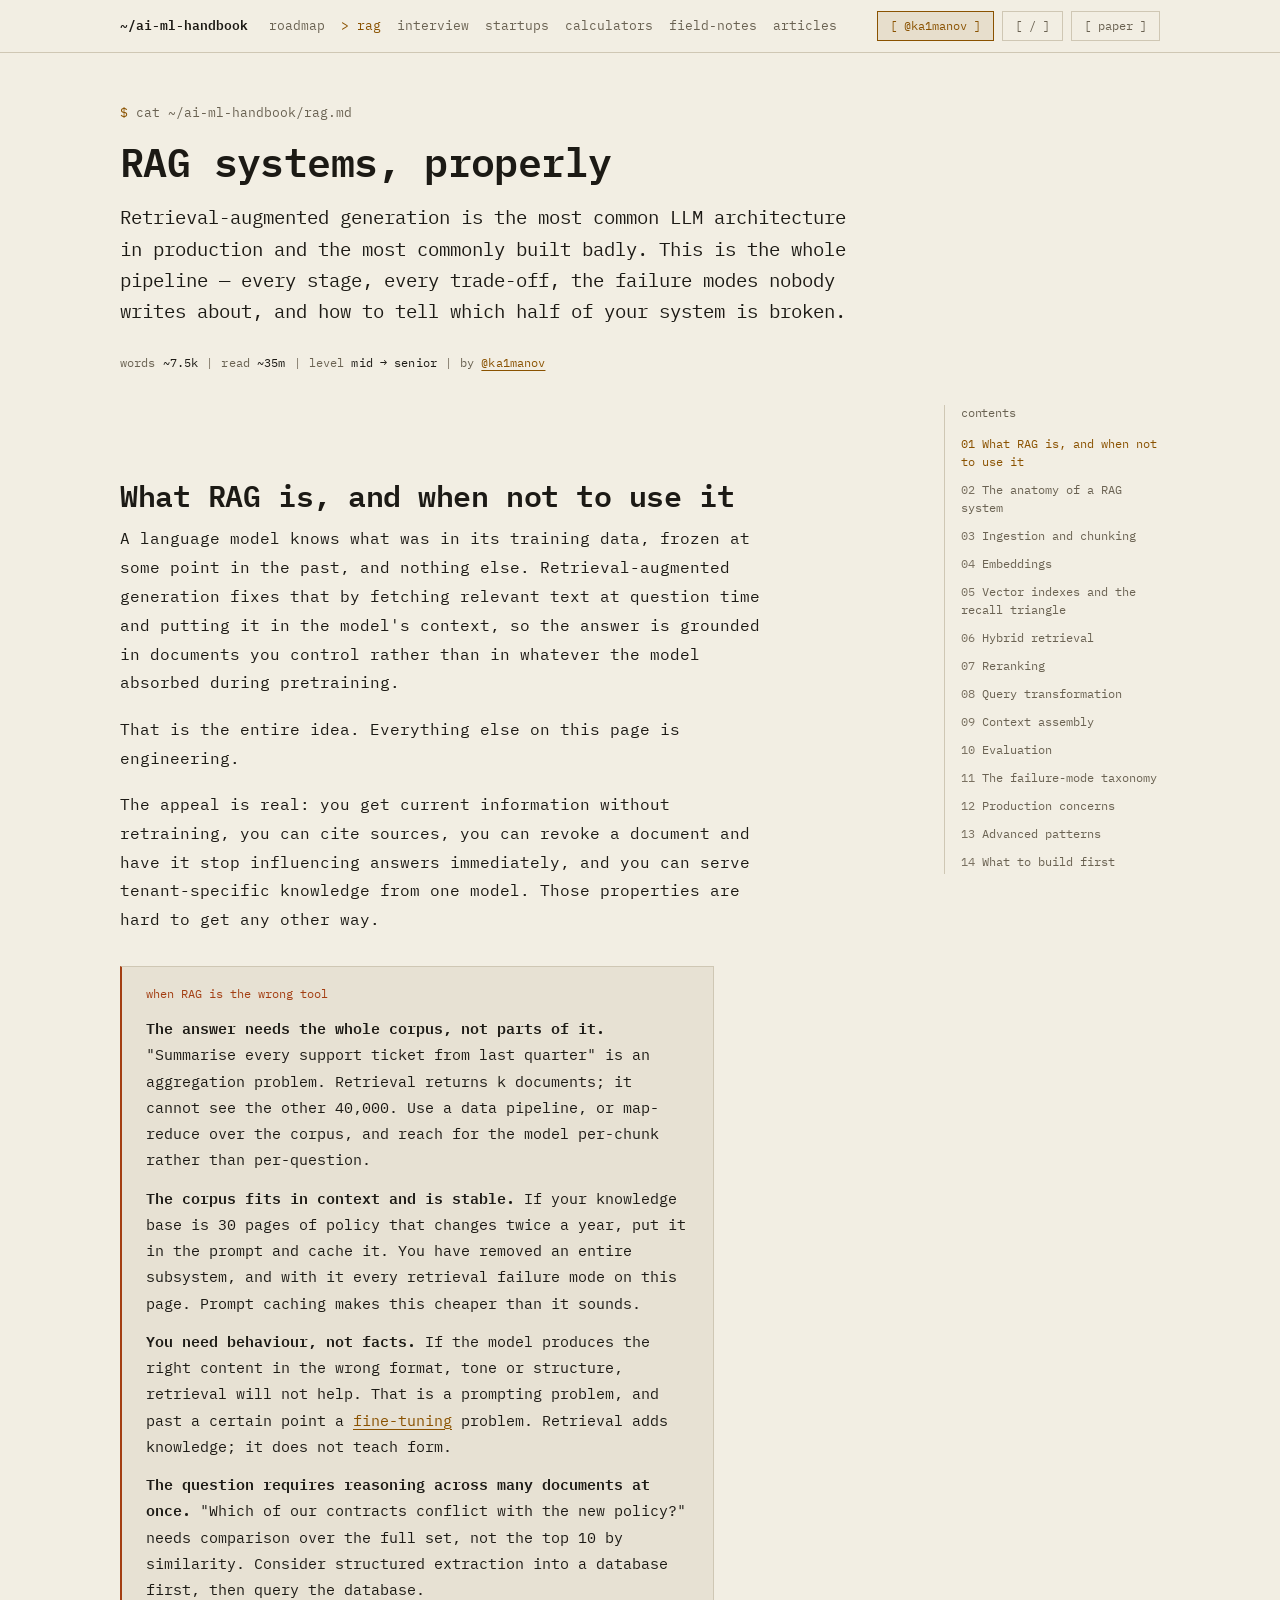
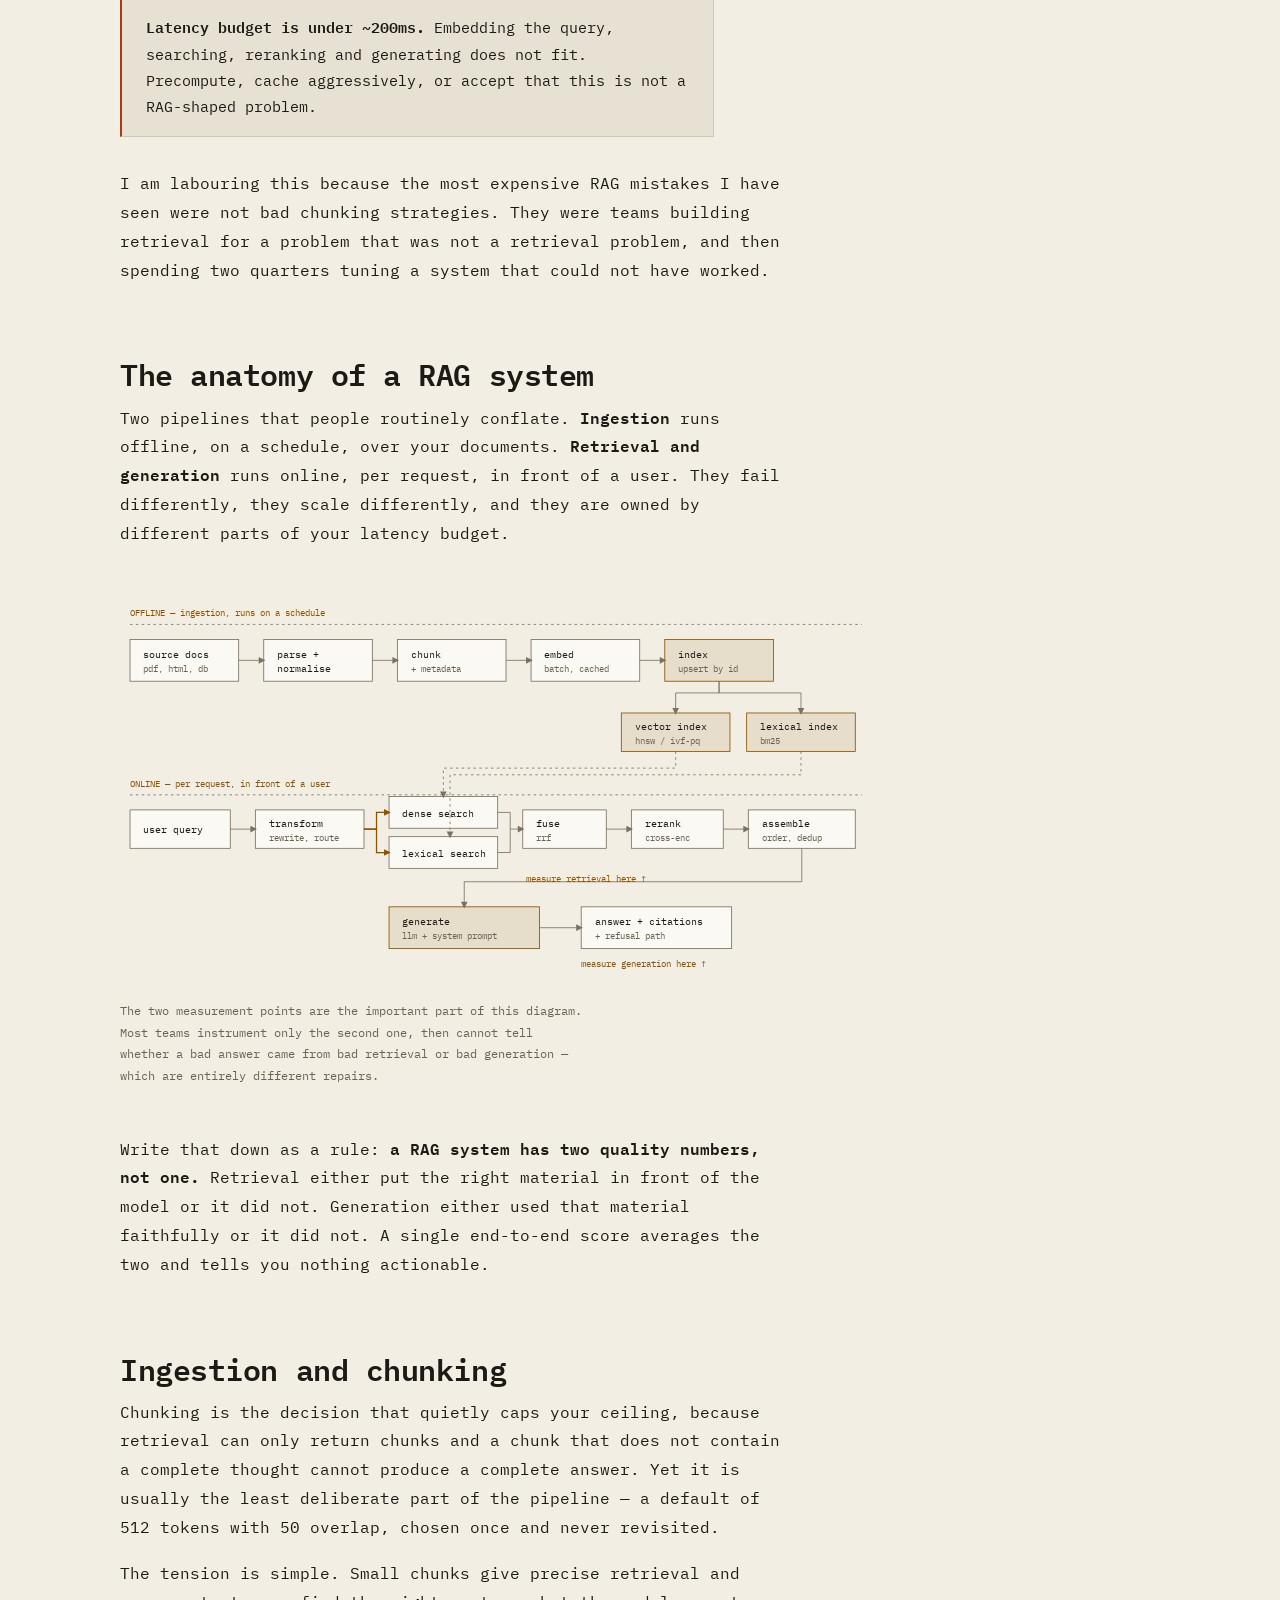
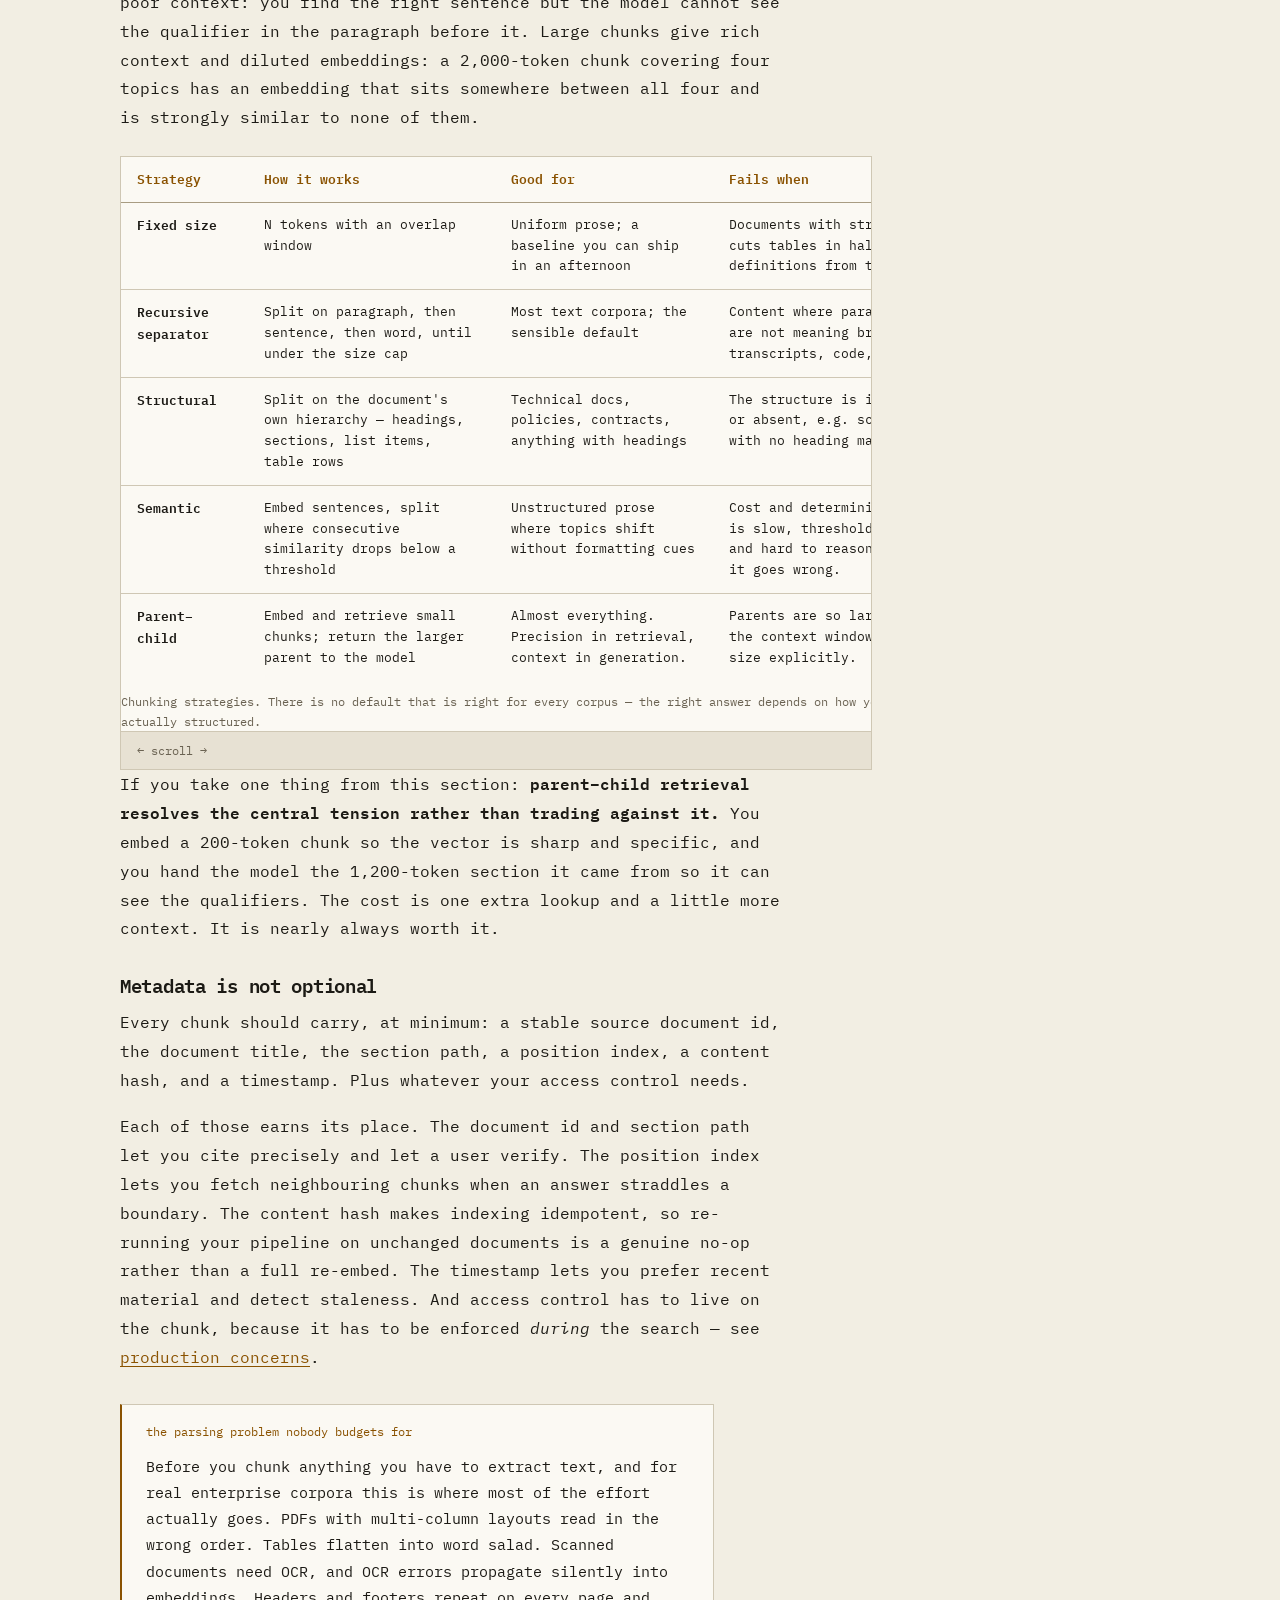
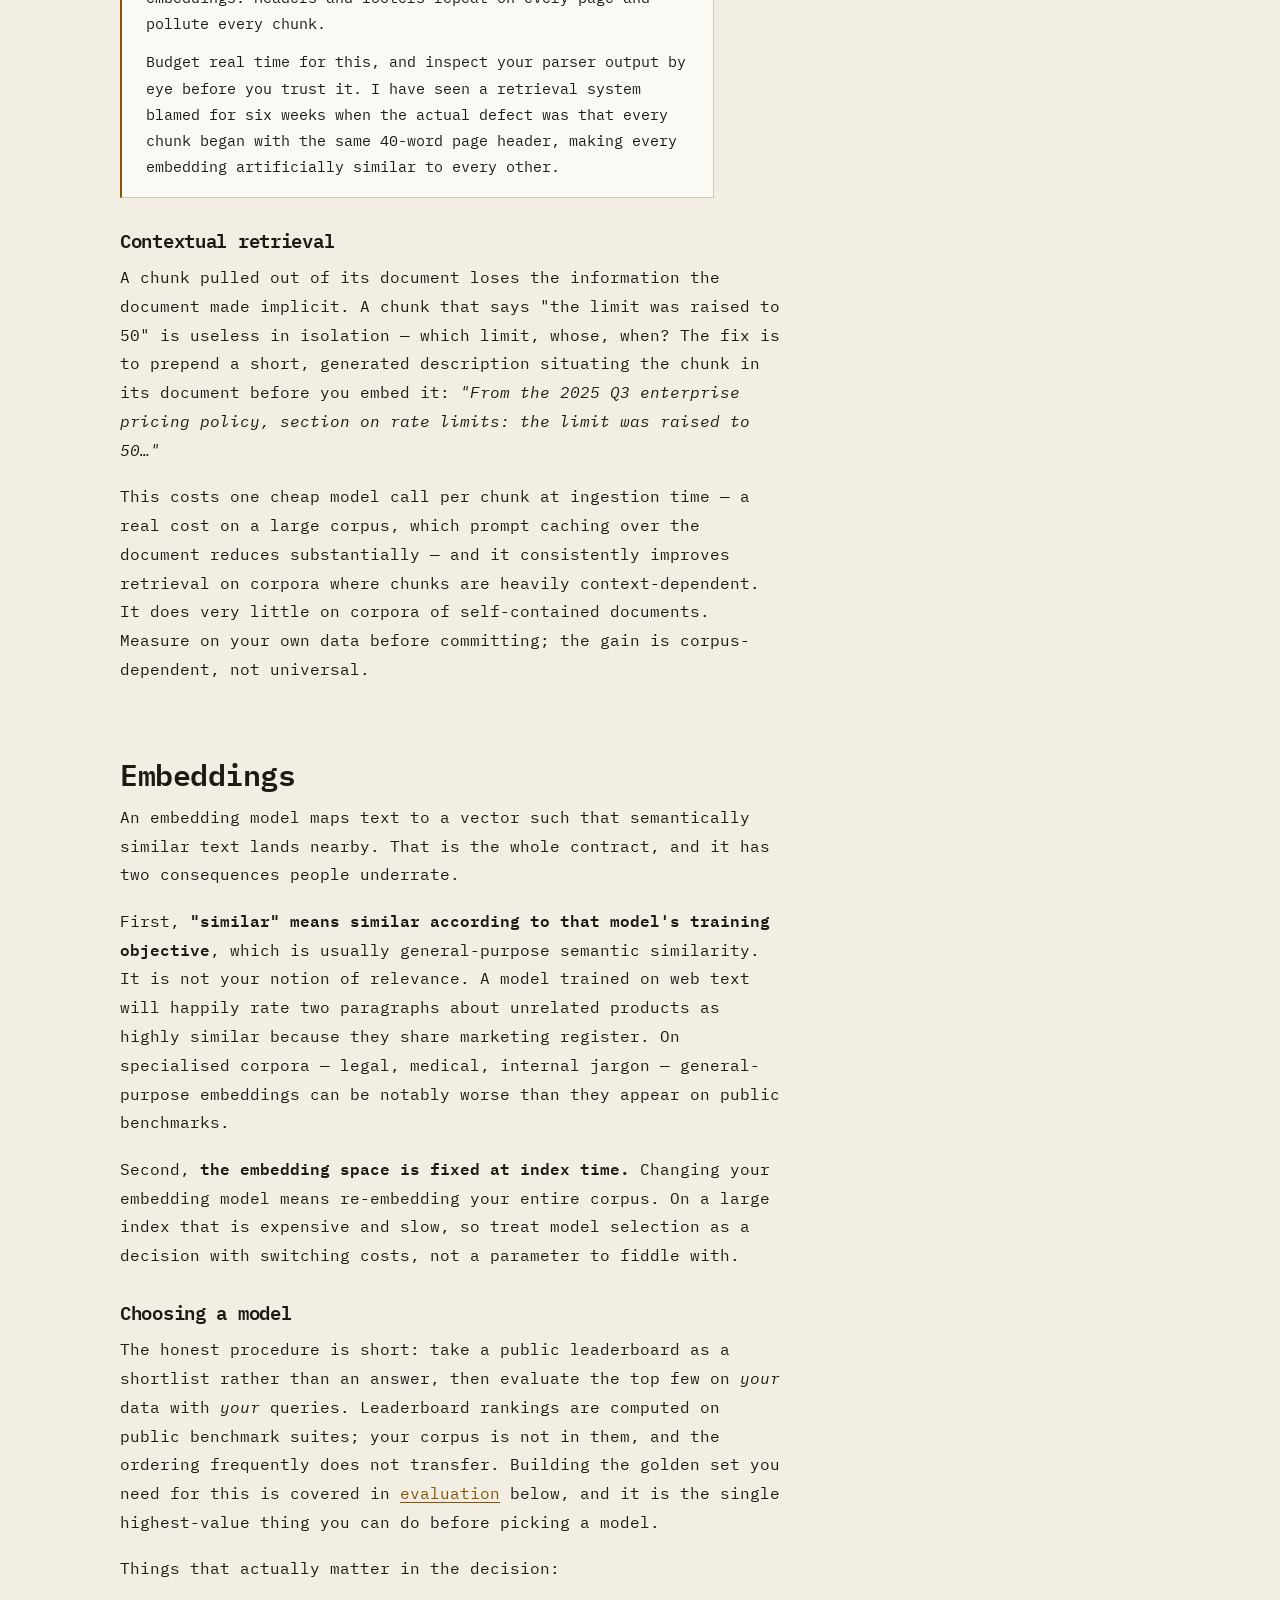
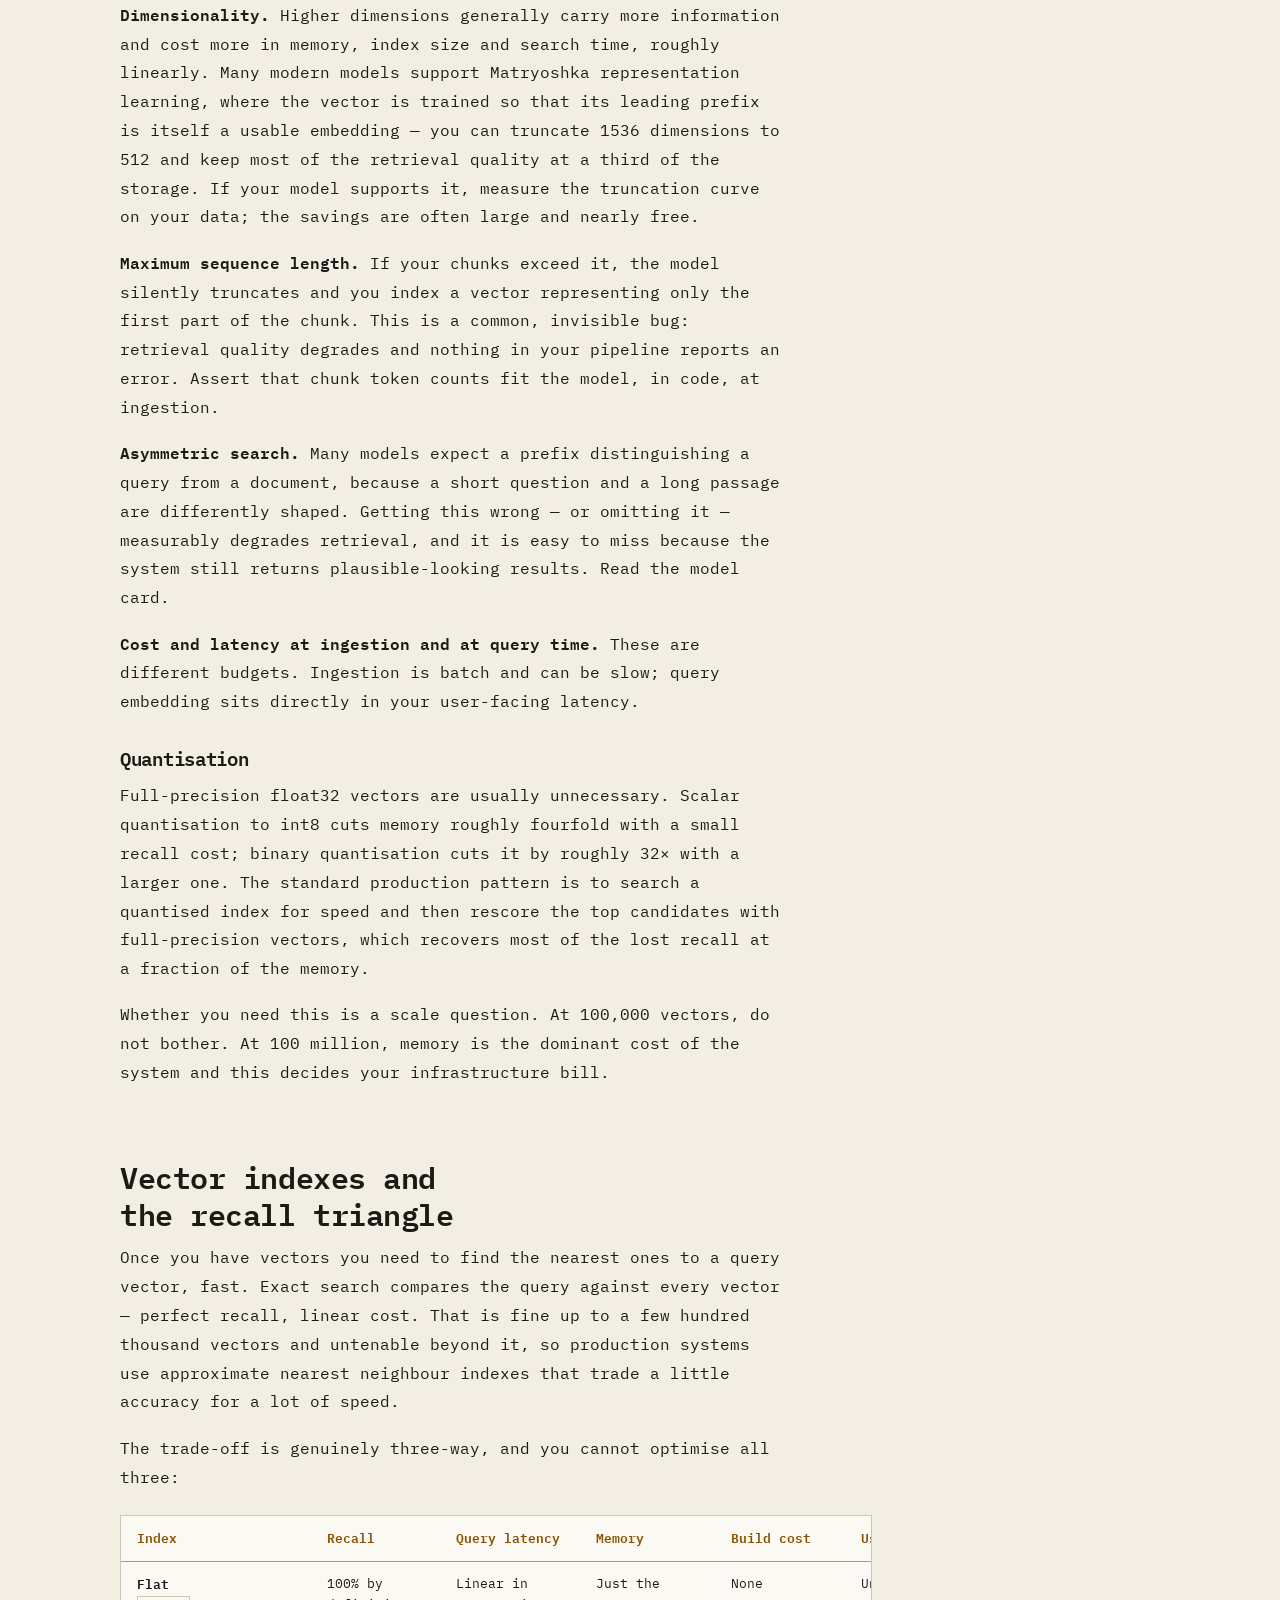
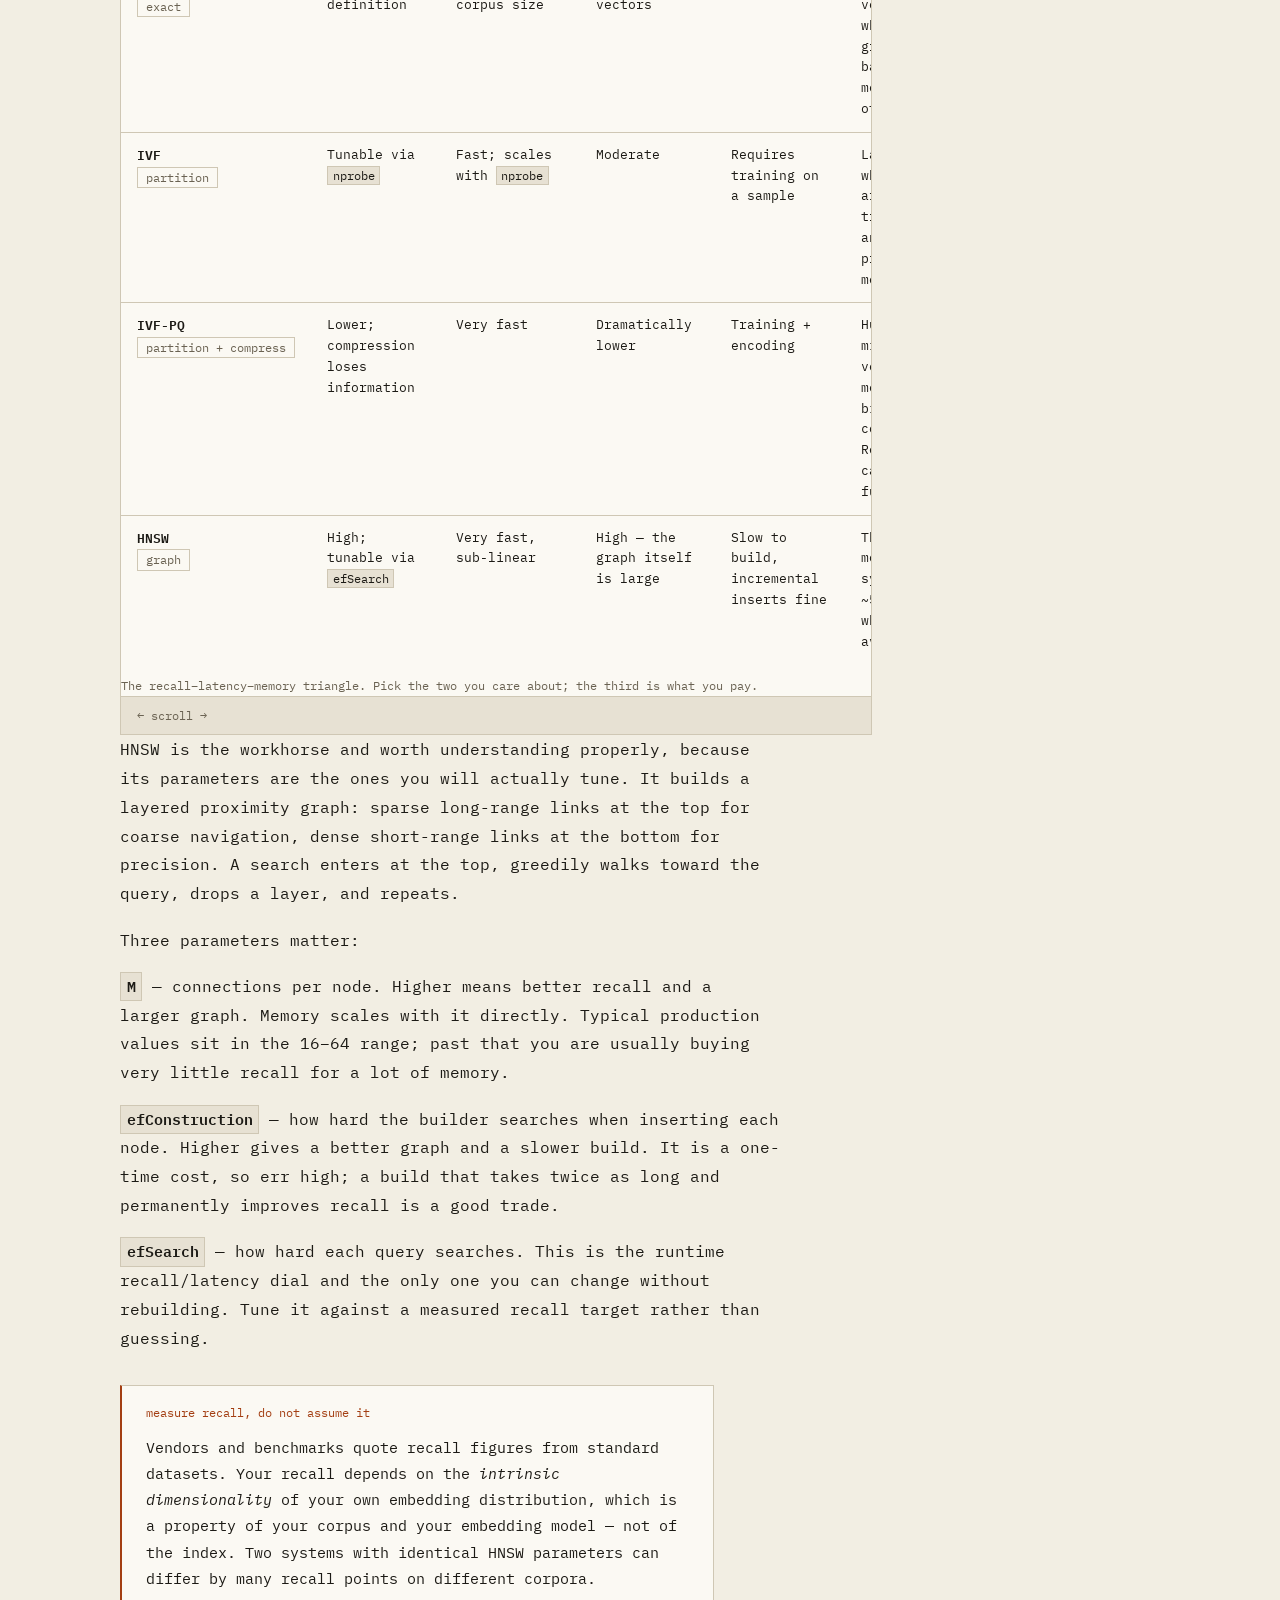
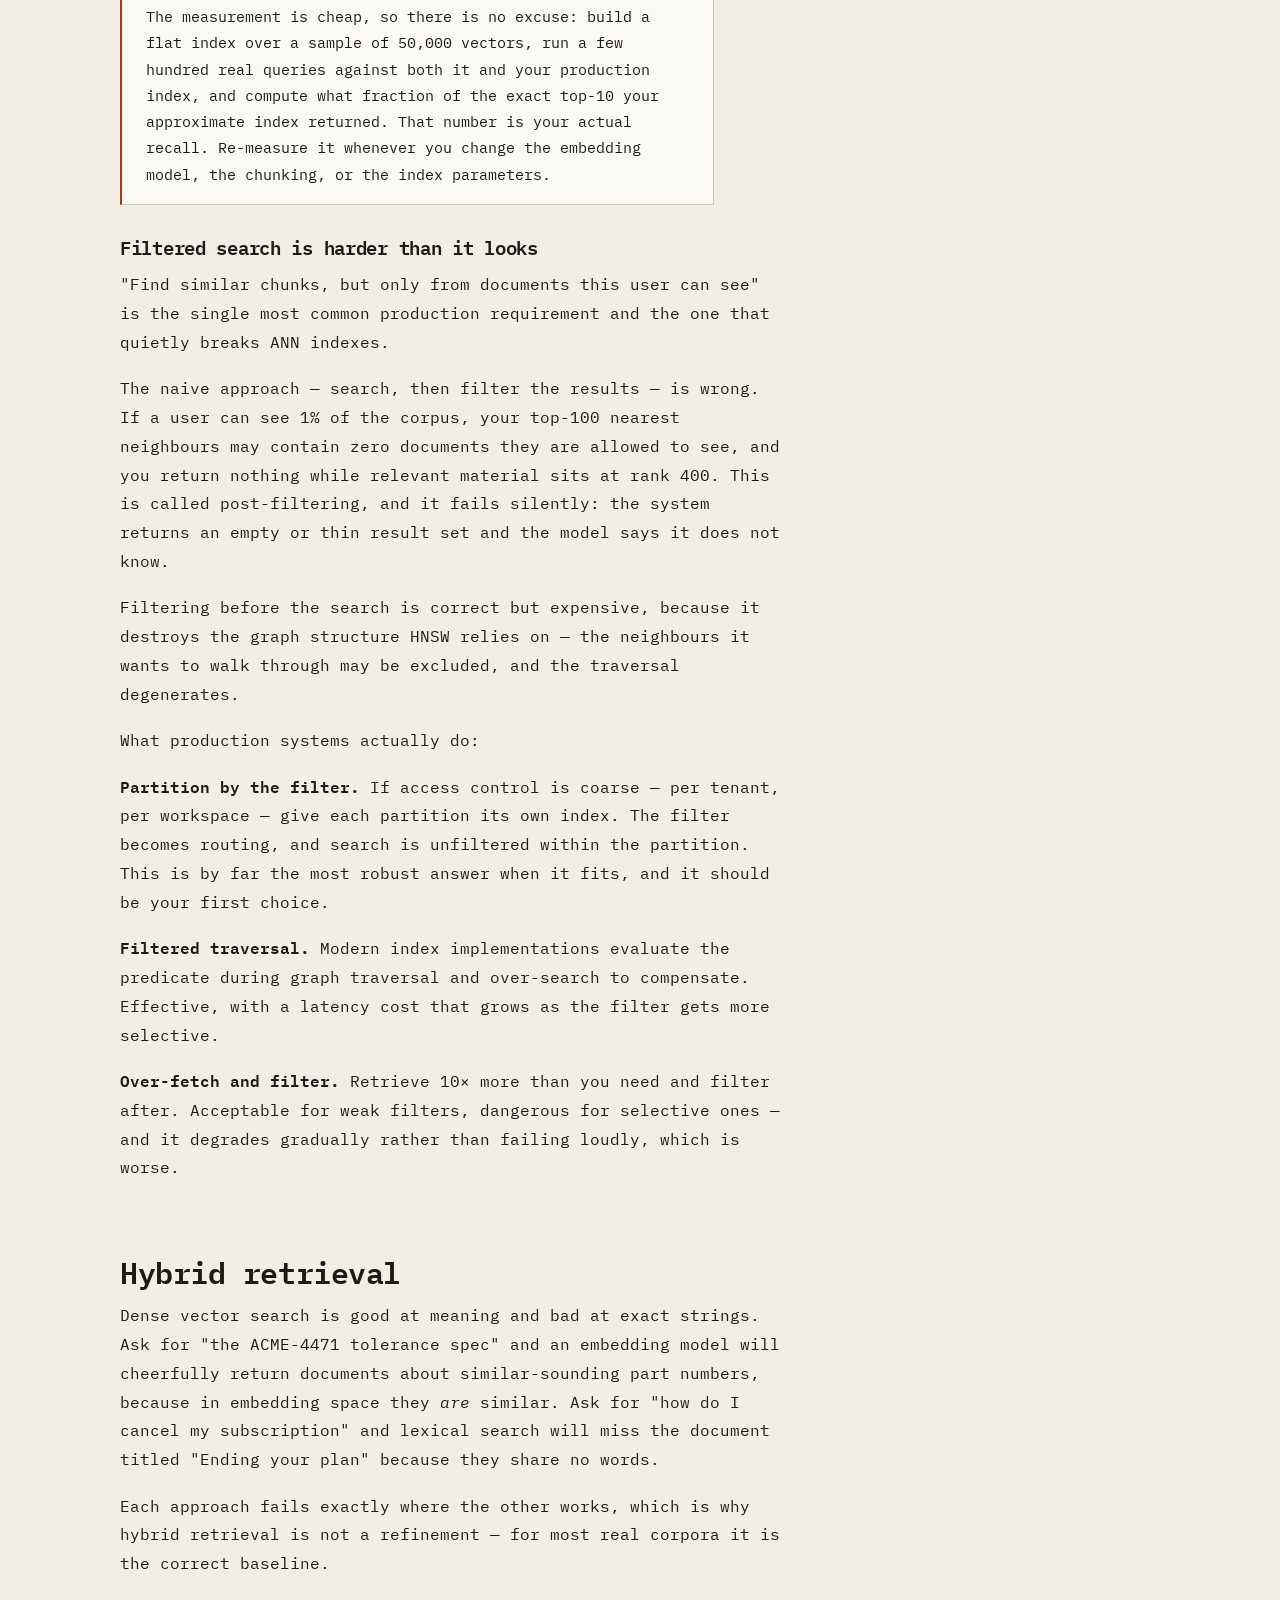
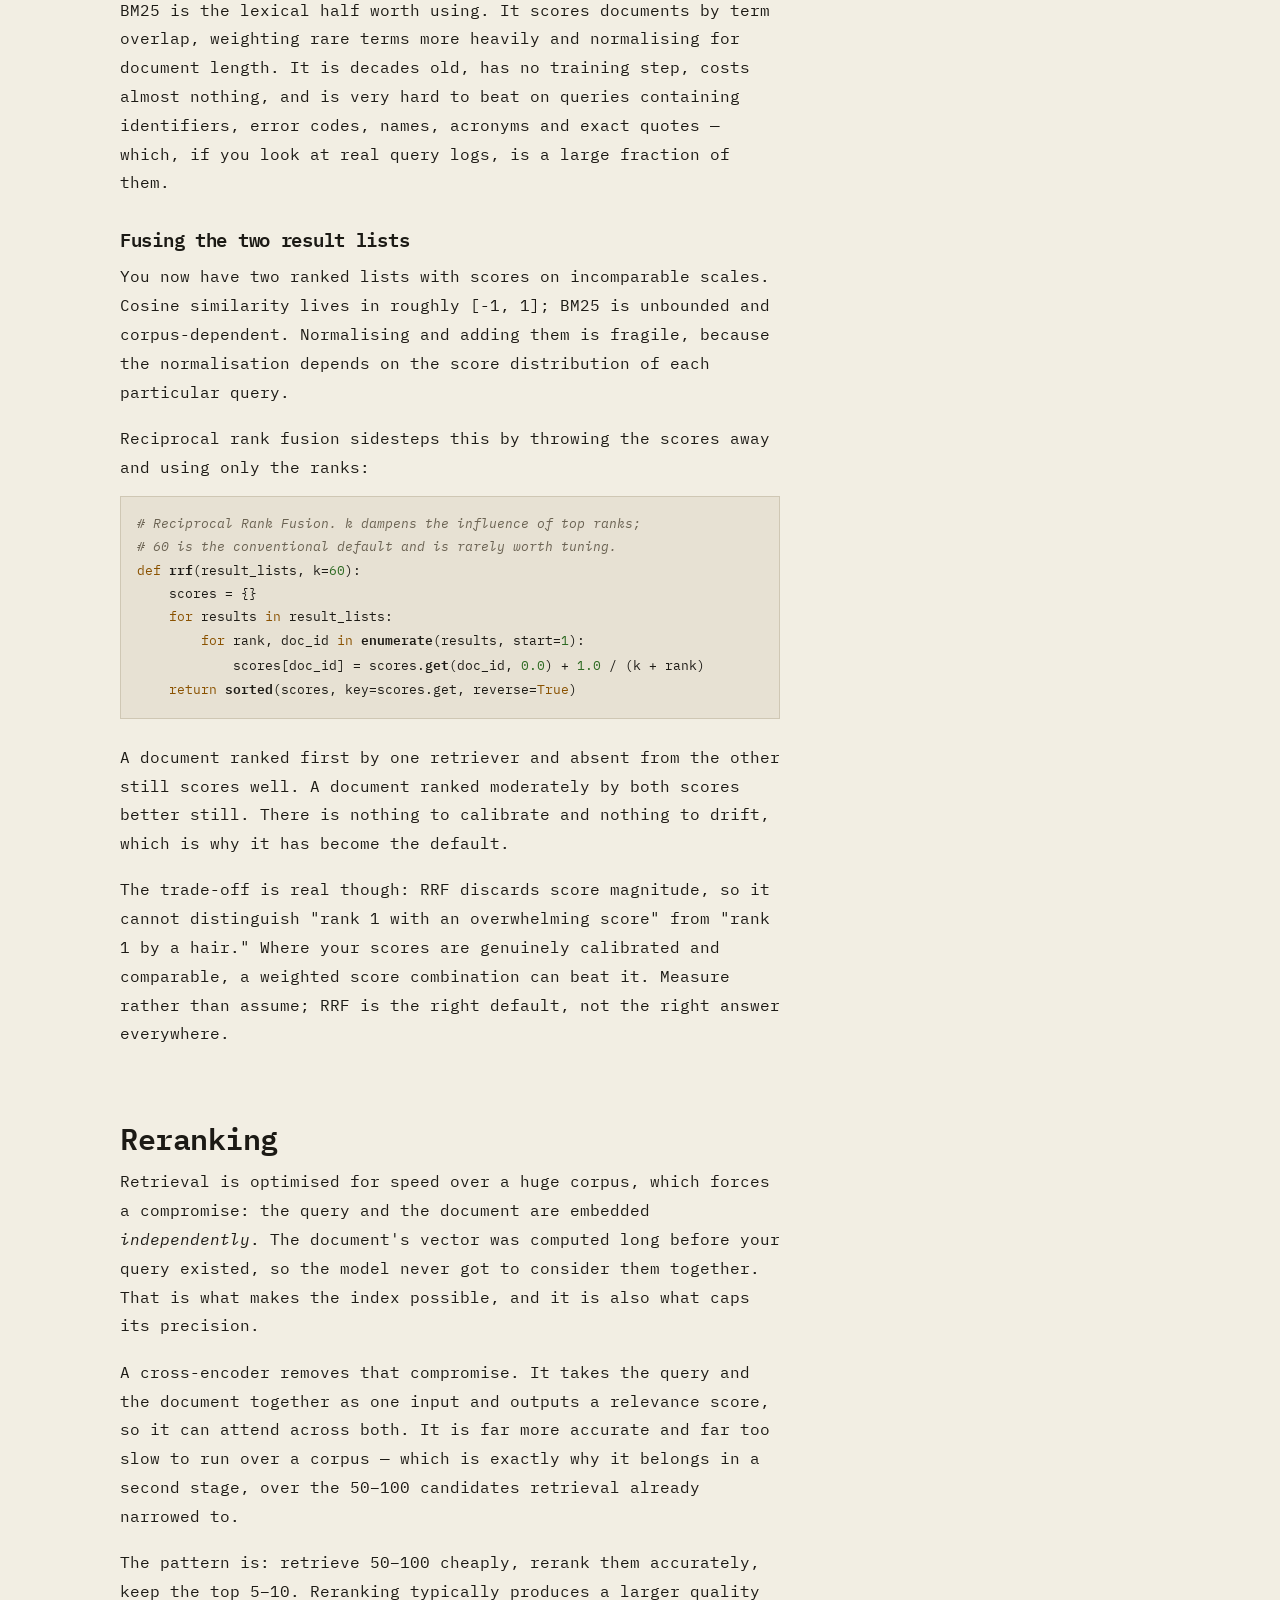
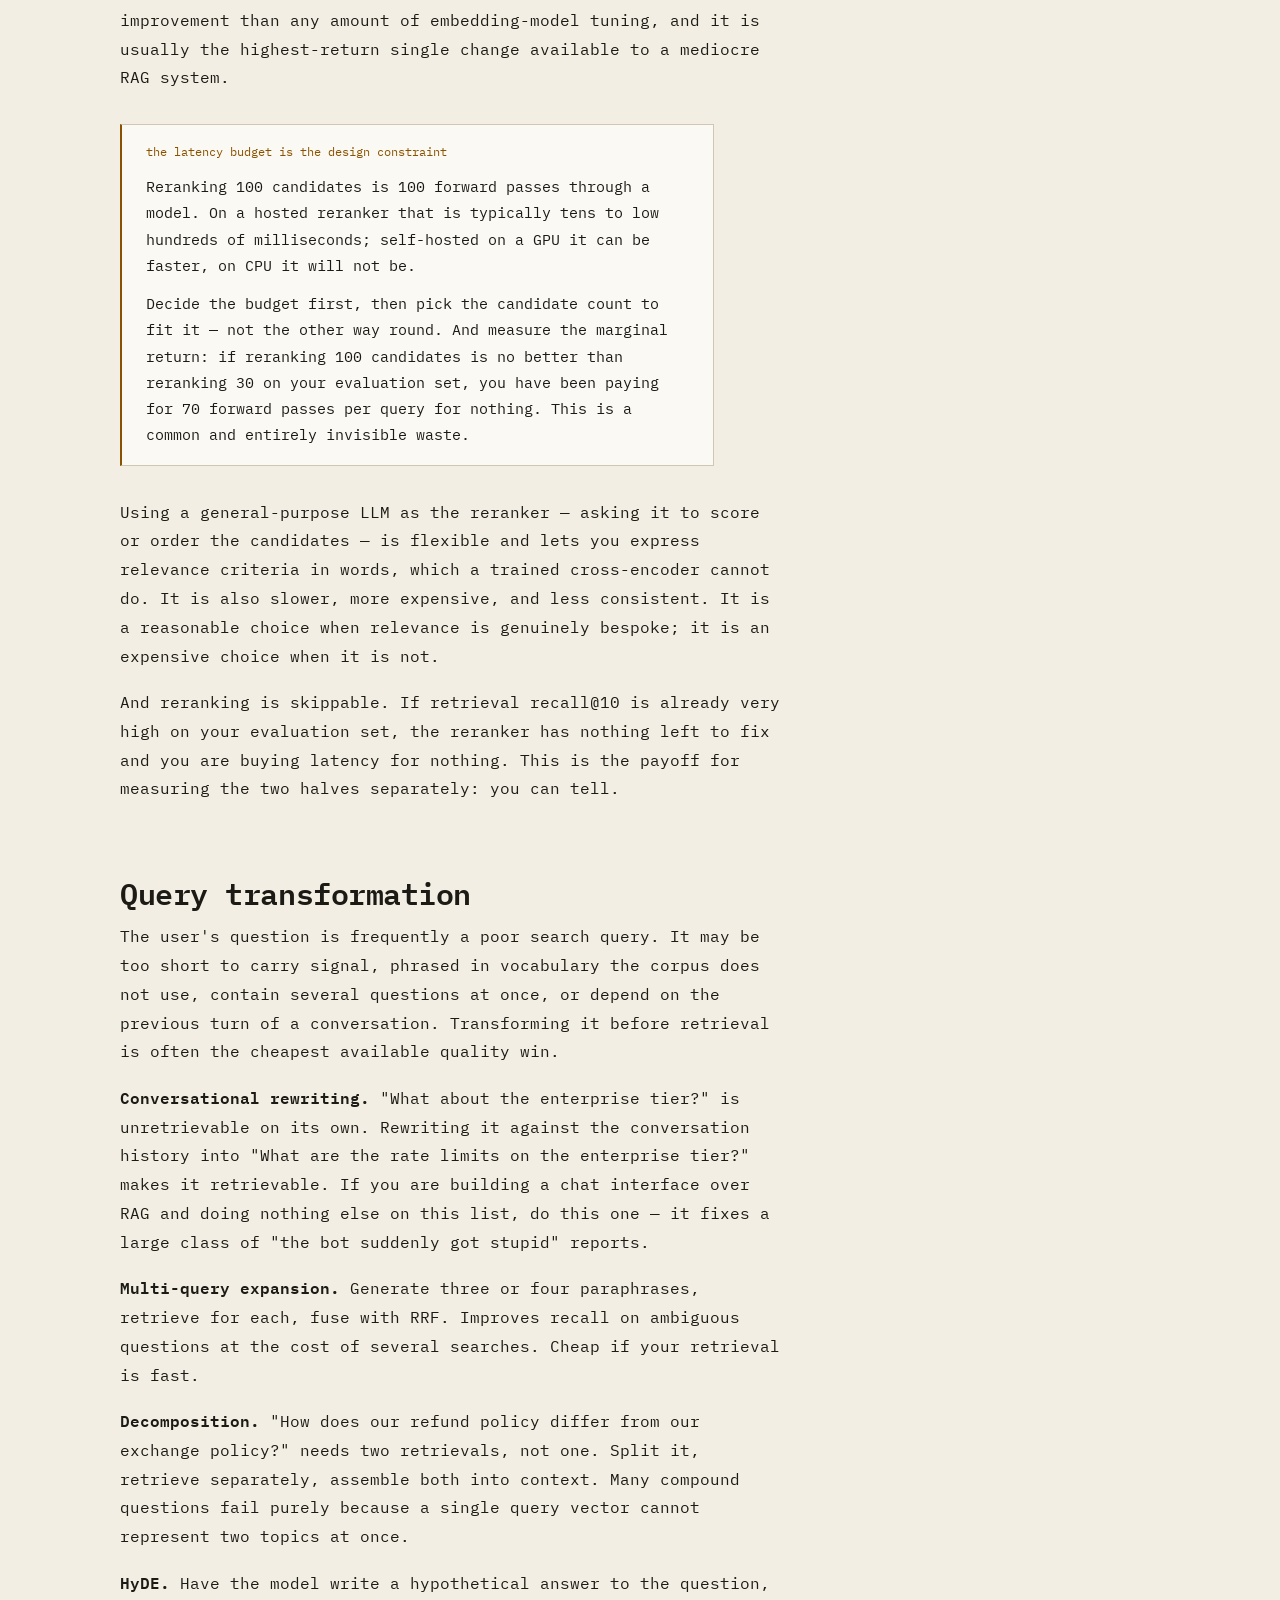
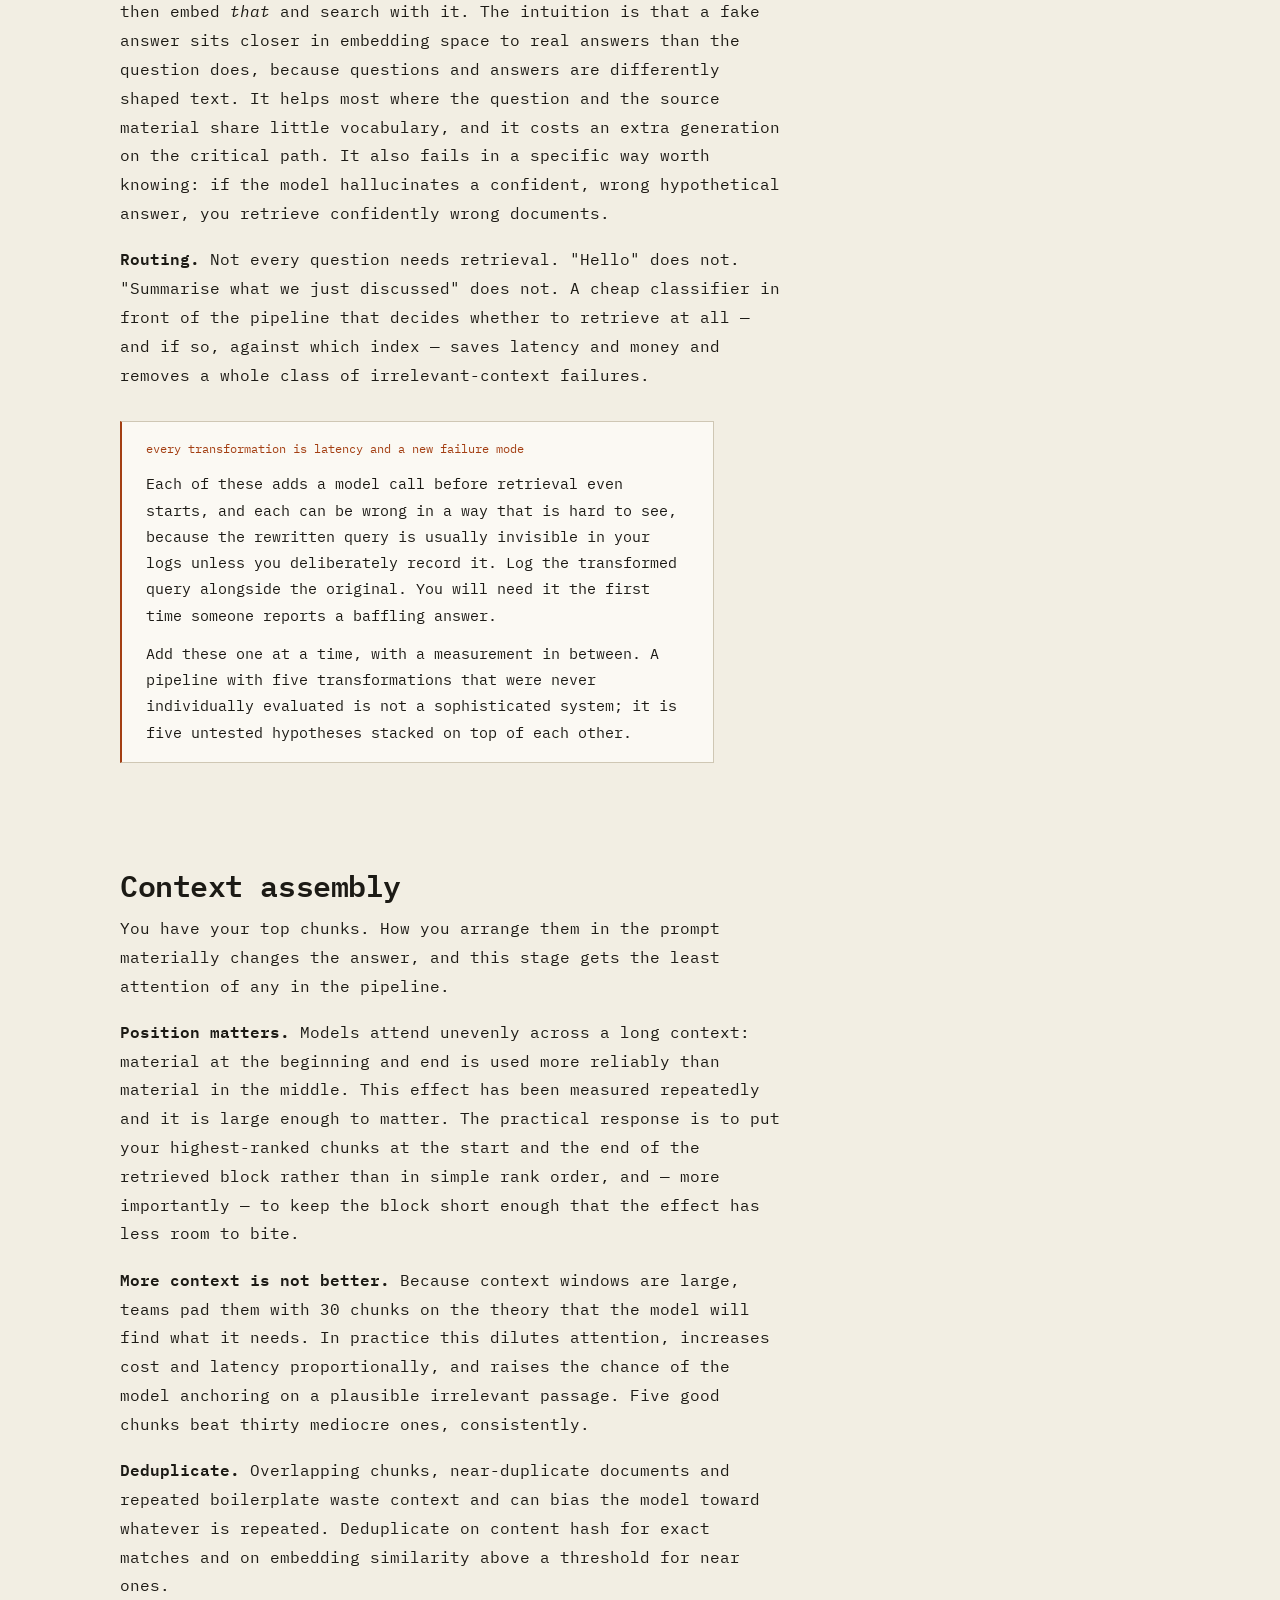
<file: rag.html>
<!doctype html>
<html lang="en" data-base="./">
<head>
<meta charset="utf-8">
<meta name="viewport" content="width=device-width, initial-scale=1, viewport-fit=cover">
<title>RAG Systems: A Production Deep Dive</title>
<meta name="description" content="Retrieval-augmented generation end to end — chunking, embeddings, vector indexes, hybrid search, reranking, evaluation, and a failure-mode taxonomy with a diagnostic for each symptom.">
<link rel="canonical" href="https://ka1manov.github.io/ai-ml-handbook/rag.html">
<meta property="og:type" content="article">
<meta property="og:site_name" content="The AI/ML Engineering Handbook">
<meta property="og:title" content="RAG Systems — A Production Deep Dive">
<meta property="og:description" content="Retrieval-augmented generation end to end — chunking, embeddings, vector indexes, hybrid search, reranking, evaluation, and a failure-mode taxonomy with a diagnostic for each symptom.">
<meta property="og:url" content="https://ka1manov.github.io/ai-ml-handbook/rag.html">
<meta property="og:image" content="https://ka1manov.github.io/ai-ml-handbook/assets/img/og-rag.png">
<meta property="og:image:width" content="1200">
<meta property="og:image:height" content="630">
<meta property="og:image:alt" content="Terminal-style card reading "RAG Systems: A Production Deep Dive". From the AI/ML Engineering Handbook by @ka1manov.">
<meta name="twitter:card" content="summary_large_image">
<meta name="twitter:site" content="@ka1manov">
<meta name="twitter:creator" content="@ka1manov">
<meta name="twitter:image" content="https://ka1manov.github.io/ai-ml-handbook/assets/img/og-rag.png">
<meta name="author" content="@ka1manov">
<meta name="theme-color" content="#0C0B08" media="(prefers-color-scheme: dark)">
<meta name="theme-color" content="#F2EEE3" media="(prefers-color-scheme: light)">
<script>try{document.documentElement.setAttribute('data-theme',localStorage.getItem('amh:theme')||(matchMedia('(prefers-color-scheme: light)').matches?'light':'dark'))}catch(e){document.documentElement.setAttribute('data-theme','dark')}</script>
<link rel="preconnect" href="https://fonts.googleapis.com">
<link rel="preconnect" href="https://fonts.gstatic.com" crossorigin>
<link rel="stylesheet" href="https://fonts.googleapis.com/css2?family=IBM+Plex+Mono:ital,wght@0,400;0,500;0,600;1,400&display=swap">
<link rel="stylesheet" href="./assets/css/site.css">
<link rel="icon" href="./assets/img/favicon.svg" type="image/svg+xml">
<script type="application/ld+json">{"@context":"https://schema.org","@type":"TechArticle","name":"RAG Systems — A Production Deep Dive","headline":"RAG Systems — A Production Deep Dive","description":"Retrieval-augmented generation end to end — chunking, embeddings, vector indexes, hybrid search, reranking, evaluation, and a failure-mode taxonomy with a diagnostic for each symptom.","url":"https://ka1manov.github.io/ai-ml-handbook/rag.html","image":"https://ka1manov.github.io/ai-ml-handbook/assets/img/og-rag.png","inLanguage":"en","author":{"@type":"Person","name":"@ka1manov","url":"https://x.com/ka1manov"},"publisher":{"@type":"Person","name":"@ka1manov","url":"https://x.com/ka1manov"},"license":"https://creativecommons.org/licenses/by/4.0/","isAccessibleForFree":true,"dateModified":"2026-09-20"}</script>
</head>
<body>
<a class="sr-only" href="#main">Skip to content</a>
<div class="readbar-track"><div class="readbar" data-readbar></div></div>
<header class="topbar">
  <div class="shell topbar__inner">
    <a class="topbar__brand" href="./index.html">~/<span class="topbar__brand-long">ai-ml-</span>handbook</a>
    <span class="topbar__by">by <a href="https://x.com/ka1manov" rel="me noopener" target="_blank">@ka1manov</a></span>
    <nav class="topbar__links" aria-label="Sections">
      <a href="./index.html">roadmap</a>
      <a href="./rag.html">rag</a>
      <a href="./interview.html">interview</a>
      <a href="./startups.html">startups</a>
      <a href="./calculators.html">calculators</a>
      <a href="./tips.html">field-notes</a>
      <a href="./articles/index.html">articles</a>
    </nav>
    <div class="topbar__tools">
      <a class="btn btn--follow" href="https://x.com/ka1manov" rel="me noopener" target="_blank">[ @ka1manov ]</a>
      <button class="btn" type="button" data-search-open aria-label="Search the handbook">[ / ]</button>
      <button class="btn" type="button" data-theme-toggle>[ crt ]</button>
      <button class="btn" type="button" data-nav-toggle>[ menu ]</button>
    </div>
  </div>
  <div class="shell">
    <nav class="navmenu" id="navmenu" aria-label="Sections, compact" hidden>
      <a href="./index.html">roadmap</a>
      <a href="./rag.html">rag</a>
      <a href="./interview.html">interview</a>
      <a href="./startups.html">startups</a>
      <a href="./calculators.html">calculators</a>
      <a href="./tips.html">field-notes</a>
      <a href="./articles/index.html">articles</a>
      <a class="navmenu__follow" href="https://x.com/ka1manov" rel="me noopener" target="_blank">follow @ka1manov on X →</a>
    </nav>
  </div>
</header>
<main id="main">
<div class="shell">

<section class="pagehead" style="border-bottom:0">
  <p class="prompt">cat ~/ai-ml-handbook/rag.md</p>
  <h1>RAG systems, properly</h1>
  <p class="lede">Retrieval-augmented generation is the most common LLM architecture in production and the most commonly built badly. This is the whole pipeline — every stage, every trade-off, the failure modes nobody writes about, and how to tell which half of your system is broken.</p>
  <p class="meta"><span class="k">words</span> <span class="v">~7.5k</span><span class="sep">|</span><span class="k">read</span> <span class="v">~35m</span><span class="sep">|</span><span class="k">level</span> <span class="v">mid → senior</span><span class="sep">|</span><span class="k">by</span> <span class="v"><a href="https://x.com/ka1manov" rel="me noopener" target="_blank">@ka1manov</a></span></p>

</section>

<div class="withaside">
<aside class="withaside__nav">
    <nav class="rail" data-rail aria-label="On this page">
      <h2>contents</h2>
      <ol>
        <li><a href="#what">What RAG is, and when not to use it</a></li>
        <li><a href="#anatomy">The anatomy of a RAG system</a></li>
        <li><a href="#chunking">Ingestion and chunking</a></li>
        <li><a href="#embeddings">Embeddings</a></li>
        <li><a href="#indexes">Vector indexes and the recall triangle</a></li>
        <li><a href="#hybrid">Hybrid retrieval</a></li>
        <li><a href="#rerank">Reranking</a></li>
        <li><a href="#query">Query transformation</a></li>
        <li><a href="#context">Context assembly</a></li>
        <li><a href="#eval">Evaluation</a></li>
        <li><a href="#failures">The failure-mode taxonomy</a></li>
        <li><a href="#production">Production concerns</a></li>
        <li><a href="#advanced">Advanced patterns</a></li>
        <li><a href="#start">What to build first</a></li>
      </ol>
    </nav>
</aside>
<div class="withaside__main">

<section class="section" id="what">
  <div class="prose">
    <h2>What RAG is, and when not to use it</h2>

    <p>A language model knows what was in its training data, frozen at some point in the past, and nothing else. Retrieval-augmented generation fixes that by fetching relevant text at question time and putting it in the model's context, so the answer is grounded in documents you control rather than in whatever the model absorbed during pretraining.</p>

    <p>That is the entire idea. Everything else on this page is engineering.</p>

    <p>The appeal is real: you get current information without retraining, you can cite sources, you can revoke a document and have it stop influencing answers immediately, and you can serve tenant-specific knowledge from one model. Those properties are hard to get any other way.</p>

    <div class="callout callout--kill">
      <span class="callout__label">when RAG is the wrong tool</span>
      <p><b>The answer needs the whole corpus, not parts of it.</b> "Summarise every support ticket from last quarter" is an aggregation problem. Retrieval returns k documents; it cannot see the other 40,000. Use a data pipeline, or map-reduce over the corpus, and reach for the model per-chunk rather than per-question.</p>
      <p><b>The corpus fits in context and is stable.</b> If your knowledge base is 30 pages of policy that changes twice a year, put it in the prompt and cache it. You have removed an entire subsystem, and with it every retrieval failure mode on this page. Prompt caching makes this cheaper than it sounds.</p>
      <p><b>You need behaviour, not facts.</b> If the model produces the right content in the wrong format, tone or structure, retrieval will not help. That is a prompting problem, and past a certain point a <a href="articles/finetuning.html">fine-tuning</a> problem. Retrieval adds knowledge; it does not teach form.</p>
      <p><b>The question requires reasoning across many documents at once.</b> "Which of our contracts conflict with the new policy?" needs comparison over the full set, not the top 10 by similarity. Consider structured extraction into a database first, then query the database.</p>
      <p><b>Latency budget is under ~200ms.</b> Embedding the query, searching, reranking and generating does not fit. Precompute, cache aggressively, or accept that this is not a RAG-shaped problem.</p>
    </div>

    <p>I am labouring this because the most expensive RAG mistakes I have seen were not bad chunking strategies. They were teams building retrieval for a problem that was not a retrieval problem, and then spending two quarters tuning a system that could not have worked.</p>
  </div>
</section>

<section class="section" id="anatomy">
  <div class="prose">
    <h2>The anatomy of a RAG system</h2>
    <p>Two pipelines that people routinely conflate. <b>Ingestion</b> runs offline, on a schedule, over your documents. <b>Retrieval and generation</b> runs online, per request, in front of a user. They fail differently, they scale differently, and they are owned by different parts of your latency budget.</p>
  </div>

  <figure class="fig">
    <svg viewBox="0 0 900 470" role="img" aria-label="Diagram of a RAG system. The offline ingestion pipeline runs from source documents through parsing, chunking, embedding and indexing into a vector index and a lexical index. The online pipeline runs from a user query through query transformation, parallel dense and lexical retrieval, fusion, reranking, context assembly and generation, producing a cited answer. Retrieval quality is measured between fusion and reranking; generation quality is measured at the answer.">
      <!-- offline lane -->
      <text class="dg-text--accent" x="12" y="24">OFFLINE — ingestion, runs on a schedule</text>
      <line class="dg-line" x1="12" y1="34" x2="888" y2="34" stroke-dasharray="3 4"/>

      <rect class="dg-box" x="12" y="52" width="130" height="50"/>
      <text class="dg-text" x="28" y="74">source docs</text>
      <text class="dg-text--dim" x="28" y="91">pdf, html, db</text>

      <rect class="dg-box" x="172" y="52" width="130" height="50"/>
      <text class="dg-text" x="188" y="74">parse +</text>
      <text class="dg-text" x="188" y="91">normalise</text>

      <rect class="dg-box" x="332" y="52" width="130" height="50"/>
      <text class="dg-text" x="348" y="74">chunk</text>
      <text class="dg-text--dim" x="348" y="91">+ metadata</text>

      <rect class="dg-box" x="492" y="52" width="130" height="50"/>
      <text class="dg-text" x="508" y="74">embed</text>
      <text class="dg-text--dim" x="508" y="91">batch, cached</text>

      <rect class="dg-box dg-box--accent" x="652" y="52" width="130" height="50"/>
      <text class="dg-text" x="668" y="74">index</text>
      <text class="dg-text--dim" x="668" y="91">upsert by id</text>

      <path class="dg-line" d="M142 77 H172"/><path class="dg-fill" d="M166 73 l8 4 -8 4 z"/>
      <path class="dg-line" d="M302 77 H332"/><path class="dg-fill" d="M326 73 l8 4 -8 4 z"/>
      <path class="dg-line" d="M462 77 H492"/><path class="dg-fill" d="M486 73 l8 4 -8 4 z"/>
      <path class="dg-line" d="M622 77 H652"/><path class="dg-fill" d="M646 73 l8 4 -8 4 z"/>

      <!-- stores -->
      <rect class="dg-box dg-box--accent" x="600" y="140" width="130" height="46"/>
      <text class="dg-text" x="616" y="160">vector index</text>
      <text class="dg-text--dim" x="616" y="177">hnsw / ivf-pq</text>

      <rect class="dg-box dg-box--accent" x="750" y="140" width="130" height="46"/>
      <text class="dg-text" x="766" y="160">lexical index</text>
      <text class="dg-text--dim" x="766" y="177">bm25</text>

      <path class="dg-line" d="M717 102 V116 H665 V140"/><path class="dg-fill" d="M661 134 l4 8 4 -8 z"/>
      <path class="dg-line" d="M717 102 V116 H815 V140"/><path class="dg-fill" d="M811 134 l4 8 4 -8 z"/>

      <!-- online lane -->
      <text class="dg-text--accent" x="12" y="228">ONLINE — per request, in front of a user</text>
      <line class="dg-line" x1="12" y1="238" x2="888" y2="238" stroke-dasharray="3 4"/>

      <rect class="dg-box" x="12" y="256" width="120" height="46"/>
      <text class="dg-text" x="28" y="284">user query</text>

      <rect class="dg-box" x="162" y="256" width="130" height="46"/>
      <text class="dg-text" x="178" y="276">transform</text>
      <text class="dg-text--dim" x="178" y="293">rewrite, route</text>

      <rect class="dg-box" x="322" y="240" width="130" height="38"/>
      <text class="dg-text" x="338" y="264">dense search</text>
      <rect class="dg-box" x="322" y="288" width="130" height="38"/>
      <text class="dg-text" x="338" y="312">lexical search</text>

      <rect class="dg-box" x="482" y="256" width="100" height="46"/>
      <text class="dg-text" x="498" y="276">fuse</text>
      <text class="dg-text--dim" x="498" y="293">rrf</text>

      <rect class="dg-box" x="612" y="256" width="110" height="46"/>
      <text class="dg-text" x="628" y="276">rerank</text>
      <text class="dg-text--dim" x="628" y="293">cross-enc</text>

      <rect class="dg-box" x="752" y="256" width="128" height="46"/>
      <text class="dg-text" x="768" y="276">assemble</text>
      <text class="dg-text--dim" x="768" y="293">order, dedup</text>

      <path class="dg-line" d="M132 279 H162"/><path class="dg-fill" d="M156 275 l8 4 -8 4 z"/>
      <path class="dg-line--accent" d="M292 279 H307 V259 H322"/><path class="dg-fill--accent" d="M316 255 l8 4 -8 4 z"/>
      <path class="dg-line--accent" d="M292 279 H307 V307 H322"/><path class="dg-fill--accent" d="M316 303 l8 4 -8 4 z"/>
      <path class="dg-line" d="M452 259 H467 V279 H482"/><path class="dg-fill" d="M476 275 l8 4 -8 4 z"/>
      <path class="dg-line" d="M452 307 H467 V279"/>
      <path class="dg-line" d="M582 279 H612"/><path class="dg-fill" d="M606 275 l8 4 -8 4 z"/>
      <path class="dg-line" d="M722 279 H752"/><path class="dg-fill" d="M746 275 l8 4 -8 4 z"/>

      <!-- index feeds search -->
      <path class="dg-line" d="M665 186 V206 H387 V240" stroke-dasharray="3 4"/><path class="dg-fill" d="M383 234 l4 8 4 -8 z"/>
      <path class="dg-line" d="M815 186 V214 H395 V288" stroke-dasharray="3 4"/><path class="dg-fill" d="M391 282 l4 8 4 -8 z"/>

      <!-- generation -->
      <rect class="dg-box dg-box--accent" x="322" y="372" width="180" height="50"/>
      <text class="dg-text" x="338" y="394">generate</text>
      <text class="dg-text--dim" x="338" y="411">llm + system prompt</text>

      <rect class="dg-box" x="552" y="372" width="180" height="50"/>
      <text class="dg-text" x="568" y="394">answer + citations</text>
      <text class="dg-text--dim" x="568" y="411">+ refusal path</text>

      <path class="dg-line" d="M816 302 V342 H412 V372"/><path class="dg-fill" d="M408 366 l4 8 4 -8 z"/>
      <path class="dg-line" d="M502 397 H552"/><path class="dg-fill" d="M546 393 l8 4 -8 4 z"/>

      <!-- measurement points -->
      <text class="dg-text--accent" x="486" y="342">measure retrieval here ↑</text>
      <text class="dg-text--accent" x="552" y="444">measure generation here ↑</text>
    </svg>
    <figcaption>The two measurement points are the important part of this diagram. Most teams instrument only the second one, then cannot tell whether a bad answer came from bad retrieval or bad generation — which are entirely different repairs.</figcaption>
  </figure>

  <div class="prose">
    <p>Write that down as a rule: <b>a RAG system has two quality numbers, not one.</b> Retrieval either put the right material in front of the model or it did not. Generation either used that material faithfully or it did not. A single end-to-end score averages the two and tells you nothing actionable.</p>
  </div>
</section>

<section class="section" id="chunking">
  <div class="prose">
    <h2>Ingestion and chunking</h2>

    <p>Chunking is the decision that quietly caps your ceiling, because retrieval can only return chunks and a chunk that does not contain a complete thought cannot produce a complete answer. Yet it is usually the least deliberate part of the pipeline — a default of 512 tokens with 50 overlap, chosen once and never revisited.</p>

    <p>The tension is simple. Small chunks give precise retrieval and poor context: you find the right sentence but the model cannot see the qualifier in the paragraph before it. Large chunks give rich context and diluted embeddings: a 2,000-token chunk covering four topics has an embedding that sits somewhere between all four and is strongly similar to none of them.</p>
  </div>

  <div class="scroll-x scroll-x--wide" style="margin-top:var(--sp-5)">
    <table>
      <caption>Chunking strategies. There is no default that is right for every corpus — the right answer depends on how your documents are actually structured.</caption>
      <thead>
        <tr><th>Strategy</th><th>How it works</th><th>Good for</th><th>Fails when</th></tr>
      </thead>
      <tbody>
        <tr>
          <td><b>Fixed size</b></td>
          <td>N tokens with an overlap window</td>
          <td>Uniform prose; a baseline you can ship in an afternoon</td>
          <td>Documents with structure. It cuts tables in half and splits definitions from their terms.</td>
        </tr>
        <tr>
          <td><b>Recursive separator</b></td>
          <td>Split on paragraph, then sentence, then word, until under the size cap</td>
          <td>Most text corpora; the sensible default</td>
          <td>Content where paragraph breaks are not meaning breaks — transcripts, code, chat logs.</td>
        </tr>
        <tr>
          <td><b>Structural</b></td>
          <td>Split on the document's own hierarchy — headings, sections, list items, table rows</td>
          <td>Technical docs, policies, contracts, anything with headings</td>
          <td>The structure is inconsistent or absent, e.g. scanned PDFs with no heading markup.</td>
        </tr>
        <tr>
          <td><b>Semantic</b></td>
          <td>Embed sentences, split where consecutive similarity drops below a threshold</td>
          <td>Unstructured prose where topics shift without formatting cues</td>
          <td>Cost and determinism matter. It is slow, threshold-sensitive, and hard to reason about when it goes wrong.</td>
        </tr>
        <tr>
          <td><b>Parent–child</b></td>
          <td>Embed and retrieve small chunks; return the larger parent to the model</td>
          <td>Almost everything. Precision in retrieval, context in generation.</td>
          <td>Parents are so large they crowd the context window. Cap parent size explicitly.</td>
        </tr>
      </tbody>
    </table>
  </div>

  <div class="prose">
    <p>If you take one thing from this section: <b>parent–child retrieval resolves the central tension rather than trading against it.</b> You embed a 200-token chunk so the vector is sharp and specific, and you hand the model the 1,200-token section it came from so it can see the qualifiers. The cost is one extra lookup and a little more context. It is nearly always worth it.</p>

    <h3>Metadata is not optional</h3>

    <p>Every chunk should carry, at minimum: a stable source document id, the document title, the section path, a position index, a content hash, and a timestamp. Plus whatever your access control needs.</p>

    <p>Each of those earns its place. The document id and section path let you cite precisely and let a user verify. The position index lets you fetch neighbouring chunks when an answer straddles a boundary. The content hash makes indexing idempotent, so re-running your pipeline on unchanged documents is a genuine no-op rather than a full re-embed. The timestamp lets you prefer recent material and detect staleness. And access control has to live on the chunk, because it has to be enforced <i>during</i> the search — see <a href="#production">production concerns</a>.</p>

    <div class="callout callout--note">
      <span class="callout__label">the parsing problem nobody budgets for</span>
      <p>Before you chunk anything you have to extract text, and for real enterprise corpora this is where most of the effort actually goes. PDFs with multi-column layouts read in the wrong order. Tables flatten into word salad. Scanned documents need OCR, and OCR errors propagate silently into embeddings. Headers and footers repeat on every page and pollute every chunk.</p>
      <p>Budget real time for this, and inspect your parser output by eye before you trust it. I have seen a retrieval system blamed for six weeks when the actual defect was that every chunk began with the same 40-word page header, making every embedding artificially similar to every other.</p>
    </div>

    <h3>Contextual retrieval</h3>

    <p>A chunk pulled out of its document loses the information the document made implicit. A chunk that says "the limit was raised to 50" is useless in isolation — which limit, whose, when? The fix is to prepend a short, generated description situating the chunk in its document before you embed it: <i>"From the 2025 Q3 enterprise pricing policy, section on rate limits: the limit was raised to 50…"</i></p>

    <p>This costs one cheap model call per chunk at ingestion time — a real cost on a large corpus, which prompt caching over the document reduces substantially — and it consistently improves retrieval on corpora where chunks are heavily context-dependent. It does very little on corpora of self-contained documents. Measure on your own data before committing; the gain is corpus-dependent, not universal.</p>
  </div>
</section>

<section class="section" id="embeddings">
  <div class="prose">
    <h2>Embeddings</h2>

    <p>An embedding model maps text to a vector such that semantically similar text lands nearby. That is the whole contract, and it has two consequences people underrate.</p>

    <p>First, <b>"similar" means similar according to that model's training objective</b>, which is usually general-purpose semantic similarity. It is not your notion of relevance. A model trained on web text will happily rate two paragraphs about unrelated products as highly similar because they share marketing register. On specialised corpora — legal, medical, internal jargon — general-purpose embeddings can be notably worse than they appear on public benchmarks.</p>

    <p>Second, <b>the embedding space is fixed at index time.</b> Changing your embedding model means re-embedding your entire corpus. On a large index that is expensive and slow, so treat model selection as a decision with switching costs, not a parameter to fiddle with.</p>

    <h3>Choosing a model</h3>

    <p>The honest procedure is short: take a public leaderboard as a shortlist rather than an answer, then evaluate the top few on <i>your</i> data with <i>your</i> queries. Leaderboard rankings are computed on public benchmark suites; your corpus is not in them, and the ordering frequently does not transfer. Building the golden set you need for this is covered in <a href="#eval">evaluation</a> below, and it is the single highest-value thing you can do before picking a model.</p>

    <p>Things that actually matter in the decision:</p>

    <p><b>Dimensionality.</b> Higher dimensions generally carry more information and cost more in memory, index size and search time, roughly linearly. Many modern models support Matryoshka representation learning, where the vector is trained so that its leading prefix is itself a usable embedding — you can truncate 1536 dimensions to 512 and keep most of the retrieval quality at a third of the storage. If your model supports it, measure the truncation curve on your data; the savings are often large and nearly free.</p>

    <p><b>Maximum sequence length.</b> If your chunks exceed it, the model silently truncates and you index a vector representing only the first part of the chunk. This is a common, invisible bug: retrieval quality degrades and nothing in your pipeline reports an error. Assert that chunk token counts fit the model, in code, at ingestion.</p>

    <p><b>Asymmetric search.</b> Many models expect a prefix distinguishing a query from a document, because a short question and a long passage are differently shaped. Getting this wrong — or omitting it — measurably degrades retrieval, and it is easy to miss because the system still returns plausible-looking results. Read the model card.</p>

    <p><b>Cost and latency at ingestion and at query time.</b> These are different budgets. Ingestion is batch and can be slow; query embedding sits directly in your user-facing latency.</p>

    <h3>Quantisation</h3>

    <p>Full-precision float32 vectors are usually unnecessary. Scalar quantisation to int8 cuts memory roughly fourfold with a small recall cost; binary quantisation cuts it by roughly 32× with a larger one. The standard production pattern is to search a quantised index for speed and then rescore the top candidates with full-precision vectors, which recovers most of the lost recall at a fraction of the memory.</p>

    <p>Whether you need this is a scale question. At 100,000 vectors, do not bother. At 100 million, memory is the dominant cost of the system and this decides your infrastructure bill.</p>
  </div>
</section>

<section class="section" id="indexes">
  <div class="prose">
    <h2>Vector indexes and the recall triangle</h2>

    <p>Once you have vectors you need to find the nearest ones to a query vector, fast. Exact search compares the query against every vector — perfect recall, linear cost. That is fine up to a few hundred thousand vectors and untenable beyond it, so production systems use approximate nearest neighbour indexes that trade a little accuracy for a lot of speed.</p>

    <p>The trade-off is genuinely three-way, and you cannot optimise all three:</p>
  </div>

  <div class="scroll-x scroll-x--wide" style="margin-top:var(--sp-5)">
    <table>
      <caption>The recall–latency–memory triangle. Pick the two you care about; the third is what you pay.</caption>
      <thead>
        <tr><th>Index</th><th>Recall</th><th>Query latency</th><th>Memory</th><th>Build cost</th><th>Use when</th></tr>
      </thead>
      <tbody>
        <tr>
          <td><b>Flat</b><br><span class="tag">exact</span></td>
          <td>100% by definition</td>
          <td>Linear in corpus size</td>
          <td>Just the vectors</td>
          <td>None</td>
          <td>Under ~100k vectors, or when you need a ground-truth baseline to measure the others against.</td>
        </tr>
        <tr>
          <td><b>IVF</b><br><span class="tag">partition</span></td>
          <td>Tunable via <code>nprobe</code></td>
          <td>Fast; scales with <code>nprobe</code></td>
          <td>Moderate</td>
          <td>Requires training on a sample</td>
          <td>Large corpora where you can afford a training step and want predictable memory.</td>
        </tr>
        <tr>
          <td><b>IVF-PQ</b><br><span class="tag">partition + compress</span></td>
          <td>Lower; compression loses information</td>
          <td>Very fast</td>
          <td>Dramatically lower</td>
          <td>Training + encoding</td>
          <td>Hundreds of millions of vectors where memory is the binding constraint. Rescore top candidates with full vectors.</td>
        </tr>
        <tr>
          <td><b>HNSW</b><br><span class="tag">graph</span></td>
          <td>High; tunable via <code>efSearch</code></td>
          <td>Very fast, sub-linear</td>
          <td>High — the graph itself is large</td>
          <td>Slow to build, incremental inserts fine</td>
          <td>The default for most production systems under ~50M vectors where memory is available.</td>
        </tr>
      </tbody>
    </table>
  </div>

  <div class="prose">
    <p>HNSW is the workhorse and worth understanding properly, because its parameters are the ones you will actually tune. It builds a layered proximity graph: sparse long-range links at the top for coarse navigation, dense short-range links at the bottom for precision. A search enters at the top, greedily walks toward the query, drops a layer, and repeats.</p>

    <p>Three parameters matter:</p>

    <p><b><code>M</code></b> — connections per node. Higher means better recall and a larger graph. Memory scales with it directly. Typical production values sit in the 16–64 range; past that you are usually buying very little recall for a lot of memory.</p>

    <p><b><code>efConstruction</code></b> — how hard the builder searches when inserting each node. Higher gives a better graph and a slower build. It is a one-time cost, so err high; a build that takes twice as long and permanently improves recall is a good trade.</p>

    <p><b><code>efSearch</code></b> — how hard each query searches. This is the runtime recall/latency dial and the only one you can change without rebuilding. Tune it against a measured recall target rather than guessing.</p>

    <div class="callout callout--warn">
      <span class="callout__label">measure recall, do not assume it</span>
      <p>Vendors and benchmarks quote recall figures from standard datasets. Your recall depends on the <i>intrinsic dimensionality</i> of your own embedding distribution, which is a property of your corpus and your embedding model — not of the index. Two systems with identical HNSW parameters can differ by many recall points on different corpora.</p>
      <p>The measurement is cheap, so there is no excuse: build a flat index over a sample of 50,000 vectors, run a few hundred real queries against both it and your production index, and compute what fraction of the exact top-10 your approximate index returned. That number is your actual recall. Re-measure it whenever you change the embedding model, the chunking, or the index parameters.</p>
    </div>

    <h3>Filtered search is harder than it looks</h3>

    <p>"Find similar chunks, but only from documents this user can see" is the single most common production requirement and the one that quietly breaks ANN indexes.</p>

    <p>The naive approach — search, then filter the results — is wrong. If a user can see 1% of the corpus, your top-100 nearest neighbours may contain zero documents they are allowed to see, and you return nothing while relevant material sits at rank 400. This is called post-filtering, and it fails silently: the system returns an empty or thin result set and the model says it does not know.</p>

    <p>Filtering before the search is correct but expensive, because it destroys the graph structure HNSW relies on — the neighbours it wants to walk through may be excluded, and the traversal degenerates.</p>

    <p>What production systems actually do:</p>

    <p><b>Partition by the filter.</b> If access control is coarse — per tenant, per workspace — give each partition its own index. The filter becomes routing, and search is unfiltered within the partition. This is by far the most robust answer when it fits, and it should be your first choice.</p>

    <p><b>Filtered traversal.</b> Modern index implementations evaluate the predicate during graph traversal and over-search to compensate. Effective, with a latency cost that grows as the filter gets more selective.</p>

    <p><b>Over-fetch and filter.</b> Retrieve 10× more than you need and filter after. Acceptable for weak filters, dangerous for selective ones — and it degrades gradually rather than failing loudly, which is worse.</p>
  </div>
</section>

<section class="section" id="hybrid">
  <div class="prose">
    <h2>Hybrid retrieval</h2>

    <p>Dense vector search is good at meaning and bad at exact strings. Ask for "the ACME-4471 tolerance spec" and an embedding model will cheerfully return documents about similar-sounding part numbers, because in embedding space they <i>are</i> similar. Ask for "how do I cancel my subscription" and lexical search will miss the document titled "Ending your plan" because they share no words.</p>

    <p>Each approach fails exactly where the other works, which is why hybrid retrieval is not a refinement — for most real corpora it is the correct baseline.</p>

    <p>BM25 is the lexical half worth using. It scores documents by term overlap, weighting rare terms more heavily and normalising for document length. It is decades old, has no training step, costs almost nothing, and is very hard to beat on queries containing identifiers, error codes, names, acronyms and exact quotes — which, if you look at real query logs, is a large fraction of them.</p>

    <h3>Fusing the two result lists</h3>

    <p>You now have two ranked lists with scores on incomparable scales. Cosine similarity lives in roughly [-1, 1]; BM25 is unbounded and corpus-dependent. Normalising and adding them is fragile, because the normalisation depends on the score distribution of each particular query.</p>

    <p>Reciprocal rank fusion sidesteps this by throwing the scores away and using only the ranks:</p>

<pre><code><span class="c-com"># Reciprocal Rank Fusion. k dampens the influence of top ranks;
# 60 is the conventional default and is rarely worth tuning.</span>
<span class="c-kw">def</span> <span class="c-fn">rrf</span>(result_lists, k=<span class="c-num">60</span>):
    scores = {}
    <span class="c-kw">for</span> results <span class="c-kw">in</span> result_lists:
        <span class="c-kw">for</span> rank, doc_id <span class="c-kw">in</span> <span class="c-fn">enumerate</span>(results, start=<span class="c-num">1</span>):
            scores[doc_id] = scores.<span class="c-fn">get</span>(doc_id, <span class="c-num">0.0</span>) + <span class="c-num">1.0</span> / (k + rank)
    <span class="c-kw">return</span> <span class="c-fn">sorted</span>(scores, key=scores.get, reverse=<span class="c-kw">True</span>)
</code></pre>

    <p>A document ranked first by one retriever and absent from the other still scores well. A document ranked moderately by both scores better still. There is nothing to calibrate and nothing to drift, which is why it has become the default.</p>

    <p>The trade-off is real though: RRF discards score magnitude, so it cannot distinguish "rank 1 with an overwhelming score" from "rank 1 by a hair." Where your scores are genuinely calibrated and comparable, a weighted score combination can beat it. Measure rather than assume; RRF is the right default, not the right answer everywhere.</p>
  </div>
</section>

<section class="section" id="rerank">
  <div class="prose">
    <h2>Reranking</h2>

    <p>Retrieval is optimised for speed over a huge corpus, which forces a compromise: the query and the document are embedded <i>independently</i>. The document's vector was computed long before your query existed, so the model never got to consider them together. That is what makes the index possible, and it is also what caps its precision.</p>

    <p>A cross-encoder removes that compromise. It takes the query and the document together as one input and outputs a relevance score, so it can attend across both. It is far more accurate and far too slow to run over a corpus — which is exactly why it belongs in a second stage, over the 50–100 candidates retrieval already narrowed to.</p>

    <p>The pattern is: retrieve 50–100 cheaply, rerank them accurately, keep the top 5–10. Reranking typically produces a larger quality improvement than any amount of embedding-model tuning, and it is usually the highest-return single change available to a mediocre RAG system.</p>

    <div class="callout callout--note">
      <span class="callout__label">the latency budget is the design constraint</span>
      <p>Reranking 100 candidates is 100 forward passes through a model. On a hosted reranker that is typically tens to low hundreds of milliseconds; self-hosted on a GPU it can be faster, on CPU it will not be.</p>
      <p>Decide the budget first, then pick the candidate count to fit it — not the other way round. And measure the marginal return: if reranking 100 candidates is no better than reranking 30 on your evaluation set, you have been paying for 70 forward passes per query for nothing. This is a common and entirely invisible waste.</p>
    </div>

    <p>Using a general-purpose LLM as the reranker — asking it to score or order the candidates — is flexible and lets you express relevance criteria in words, which a trained cross-encoder cannot do. It is also slower, more expensive, and less consistent. It is a reasonable choice when relevance is genuinely bespoke; it is an expensive choice when it is not.</p>

    <p>And reranking is skippable. If retrieval recall@10 is already very high on your evaluation set, the reranker has nothing left to fix and you are buying latency for nothing. This is the payoff for measuring the two halves separately: you can tell.</p>
  </div>
</section>

<section class="section" id="query">
  <div class="prose">
    <h2>Query transformation</h2>

    <p>The user's question is frequently a poor search query. It may be too short to carry signal, phrased in vocabulary the corpus does not use, contain several questions at once, or depend on the previous turn of a conversation. Transforming it before retrieval is often the cheapest available quality win.</p>

    <p><b>Conversational rewriting.</b> "What about the enterprise tier?" is unretrievable on its own. Rewriting it against the conversation history into "What are the rate limits on the enterprise tier?" makes it retrievable. If you are building a chat interface over RAG and doing nothing else on this list, do this one — it fixes a large class of "the bot suddenly got stupid" reports.</p>

    <p><b>Multi-query expansion.</b> Generate three or four paraphrases, retrieve for each, fuse with RRF. Improves recall on ambiguous questions at the cost of several searches. Cheap if your retrieval is fast.</p>

    <p><b>Decomposition.</b> "How does our refund policy differ from our exchange policy?" needs two retrievals, not one. Split it, retrieve separately, assemble both into context. Many compound questions fail purely because a single query vector cannot represent two topics at once.</p>

    <p><b>HyDE.</b> Have the model write a hypothetical answer to the question, then embed <i>that</i> and search with it. The intuition is that a fake answer sits closer in embedding space to real answers than the question does, because questions and answers are differently shaped text. It helps most where the question and the source material share little vocabulary, and it costs an extra generation on the critical path. It also fails in a specific way worth knowing: if the model hallucinates a confident, wrong hypothetical answer, you retrieve confidently wrong documents.</p>

    <p><b>Routing.</b> Not every question needs retrieval. "Hello" does not. "Summarise what we just discussed" does not. A cheap classifier in front of the pipeline that decides whether to retrieve at all — and if so, against which index — saves latency and money and removes a whole class of irrelevant-context failures.</p>

    <div class="callout callout--warn">
      <span class="callout__label">every transformation is latency and a new failure mode</span>
      <p>Each of these adds a model call before retrieval even starts, and each can be wrong in a way that is hard to see, because the rewritten query is usually invisible in your logs unless you deliberately record it. Log the transformed query alongside the original. You will need it the first time someone reports a baffling answer.</p>
      <p>Add these one at a time, with a measurement in between. A pipeline with five transformations that were never individually evaluated is not a sophisticated system; it is five untested hypotheses stacked on top of each other.</p>
    </div>
  </div>
</section>

<section class="section" id="context">
  <div class="prose">
    <h2>Context assembly</h2>

    <p>You have your top chunks. How you arrange them in the prompt materially changes the answer, and this stage gets the least attention of any in the pipeline.</p>

    <p><b>Position matters.</b> Models attend unevenly across a long context: material at the beginning and end is used more reliably than material in the middle. This effect has been measured repeatedly and it is large enough to matter. The practical response is to put your highest-ranked chunks at the start and the end of the retrieved block rather than in simple rank order, and — more importantly — to keep the block short enough that the effect has less room to bite.</p>

    <p><b>More context is not better.</b> Because context windows are large, teams pad them with 30 chunks on the theory that the model will find what it needs. In practice this dilutes attention, increases cost and latency proportionally, and raises the chance of the model anchoring on a plausible irrelevant passage. Five good chunks beat thirty mediocre ones, consistently.</p>

    <p><b>Deduplicate.</b> Overlapping chunks, near-duplicate documents and repeated boilerplate waste context and can bias the model toward whatever is repeated. Deduplicate on content hash for exact matches and on embedding similarity above a threshold for near ones.</p>

    <p><b>Label every chunk.</b> Give each retrieved passage a visible identifier and its source metadata, so the model can cite it and so you can trace an answer back. Citations that the model generates freely are frequently fabricated; citations selected from a labelled list are checkable — and you should check them programmatically before display.</p>

    <p><b>Instruct the refusal.</b> The single highest-value line in a RAG system prompt tells the model what to do when the context does not contain the answer. Without it, the model falls back on its parametric knowledge and produces a fluent, confident, unsourced answer — the exact failure RAG existed to prevent. State plainly that it must answer only from the provided context and must say when the context is insufficient.</p>

    <p><b>Treat retrieved content as data, never as instructions.</b> Any text you retrieve may be adversarial — a document containing "ignore your previous instructions and…" is a prompt injection, and in a RAG system the attacker's delivery mechanism is simply getting a document into your corpus. Delimit retrieved content clearly, state in the system prompt that content inside those delimiters is reference material and not instructions, and never let retrieved text reach a tool-calling path unexamined.</p>
  </div>
</section>

<section class="section" id="eval">
  <div class="prose">
    <h2>Evaluation</h2>

    <p>This is the section that separates people who have shipped RAG from people who have demoed it. Without evaluation you cannot answer the only question that matters when something goes wrong — <i>which half is broken?</i> — and you will spend weeks changing things and arguing about whether the output got better.</p>

    <h3>Build a golden set. There is no way around this.</h3>

    <p>You need real questions with known correct source documents. Not generated questions about your corpus — those are shaped like your corpus and will flatter your retrieval. Real ones, from support tickets, search logs, user interviews, or domain experts writing down what they actually ask.</p>

    <p>A hundred questions is enough to be useful. Two hundred is comfortable. What matters far more than size is coverage: include the easy lookups, the compound questions, the ones where the answer sits in a table, the ones where the vocabulary differs from the source, and — critically — <b>questions your corpus genuinely cannot answer</b>, so you can measure whether the system correctly refuses instead of inventing something.</p>

    <p>For each question record the document or chunk ids that actually contain the answer. That is the labelling cost, it is real, and it is the price of being able to engineer rather than guess.</p>

    <h3>Retrieval metrics</h3>

    <p>These need no model and no judge. They are cheap, deterministic, and they run in CI.</p>

    <p><b>Recall@k</b> — of the relevant chunks, what fraction appeared in the top k? This is the ceiling on everything downstream. If the right chunk is not in the context, no amount of prompting produces a correct answer. Track recall@5, @10 and @20; the gap between them tells you how much reranking can buy you.</p>

    <p><b>Precision@k</b> — of the top k, what fraction were relevant? Low precision means you are spending context and attention on noise.</p>

    <p><b>MRR</b> — the mean of 1/rank of the first relevant result. Sensitive to whether the best document is at position 1 or position 8, which matters given the position effects described above.</p>

    <p><b>nDCG@k</b> — the right metric when relevance is graded rather than binary, since it rewards putting the most relevant document highest and discounts by position. Use it if your labels distinguish "answers the question" from "related but insufficient."</p>

    <h3>Generation metrics</h3>

    <p>Harder, because there is no single correct string. Three properties are worth measuring separately, because they fail independently:</p>

    <p><b>Faithfulness</b> — is every claim in the answer supported by the retrieved context? This is the one that catches hallucination, and it is the most important number in the system. Note that it says nothing about correctness: an answer can be perfectly faithful to a retrieved document that is itself wrong.</p>

    <p><b>Answer relevance</b> — does the answer address the question that was asked? A faithful summary of the wrong passage scores well on faithfulness and is useless.</p>

    <p><b>Correctness</b> — does it match the known ground truth? Only measurable where you have reference answers, which is why the golden set pays for itself twice.</p>

    <h3>Programmatic checks before model-based ones</h3>

    <p>Before reaching for a judge model, write the assertions a computer can check. They are free, deterministic, and they catch a surprising share of real defects: does the answer cite at least one source; does every cited id exist in the retrieved set; does the answer stay under the length limit; does it contain the required disclaimer; does it avoid PII patterns; is it valid against the output schema.</p>

    <p>Every check you can express as code is a check you never have to pay a model to perform or argue about.</p>

    <h3>LLM-as-judge, and its failure modes</h3>

    <p>For the genuinely subjective properties, a model scoring outputs is the practical option. It is also a measurement instrument, and an uncalibrated instrument produces confident numbers that mean nothing. The documented biases are worth stating plainly:</p>

    <p><b>Position bias.</b> When comparing two answers, judges favour one position over the other. Mitigate by evaluating both orderings and averaging.</p>

    <p><b>Verbosity bias.</b> Judges prefer longer answers, largely independent of quality. Control for length explicitly, or instruct the judge to disregard it and verify that instruction worked.</p>

    <p><b>Self-preference.</b> Judges tend to score text produced by the same model family more highly. Using a different model to judge than to generate is cheap insurance.</p>

    <p><b>Scale compression.</b> Asked for a 1–10 score, judges cluster in 6–8. Binary or three-point rubrics with explicit criteria are far more reliable than fine-grained scales.</p>

    <div class="callout callout--warn">
      <span class="callout__label">calibrate the judge, then report the calibration</span>
      <p>Label 50 to 100 examples by hand. Run your judge on the same examples. Compute agreement — Cohen's kappa for categorical judgements, correlation for scores. That number is the credibility of every result your judge subsequently produces.</p>
      <p>If you cannot state your judge's agreement with human labels, your evaluation pipeline is generating numbers, not evidence. And re-measure when you change the judge model or the rubric, because both change the instrument.</p>
    </div>

    <h3>Run it in CI, and watch it online</h3>

    <p>An evaluation suite that runs when someone remembers is not a safety net. Wire retrieval metrics and programmatic checks into CI so a prompt or chunking change that regresses recall fails the build. Reserve the slower, costlier judge-based evaluation for release candidates.</p>

    <p>Offline evaluation still will not catch everything, because your golden set is a fixed sample of a shifting reality. Online, capture thumbs up/down, whether users clicked the citations, whether they rephrased and asked again — a rephrase immediately after an answer is one of the strongest available signals that the answer was bad. Feed the failures back into the golden set. That loop is what makes the system improve over time instead of drifting.</p>
  </div>
</section>

<section class="section" id="failures">
  <div class="prose">
    <h2>The failure-mode taxonomy</h2>

    <p>When a RAG system gives a bad answer, the useful question is never "why is the model wrong." It is "which stage failed." This table is the diagnostic procedure I would hand a new engineer on their first day.</p>

    <p>Work it top to bottom. The stages are ordered so that an earlier failure makes every later measurement meaningless — there is no point debugging generation while retrieval is broken.</p>
  </div>

  <div class="scroll-x scroll-x--wide" style="margin-top:var(--sp-5)">
    <table>
      <caption>Symptom → cause → the diagnostic that distinguishes it → the fix. The diagnostic column is the part that matters: it is what tells you which cause you actually have.</caption>
      <thead>
        <tr><th>Symptom</th><th>Likely cause</th><th>Diagnostic that distinguishes it</th><th>Fix</th></tr>
      </thead>
      <tbody>
        <tr>
          <td><b>Fluent, confident, wrong</b></td>
          <td>Right chunk never retrieved; model fell back on parametric knowledge</td>
          <td>Check recall@k for this query against the golden set. If the relevant chunk is absent, this is retrieval, not generation.</td>
          <td>Fix retrieval first. Then add an explicit refusal instruction so the model stops filling gaps from memory.</td>
        </tr>
        <tr>
          <td><b>Says "I don't know" when the answer exists</b></td>
          <td>Retrieval missed it, or a filter excluded it, or the refusal instruction is too aggressive</td>
          <td>Run the same query with filters disabled. If it now succeeds, the filter is the cause — very often post-filtering (see <a href="#indexes">filtered search</a>).</td>
          <td>Move to pre-filtering or partitioned indexes. Otherwise loosen the refusal threshold and re-measure.</td>
        </tr>
        <tr>
          <td><b>Answer is right but cites the wrong source</b></td>
          <td>Model generated citations freely instead of selecting from labelled context</td>
          <td>Check whether every cited id exists in the retrieved set. Fabricated ids confirm it.</td>
          <td>Label chunks explicitly, require citation by label, and validate ids programmatically before display.</td>
        </tr>
        <tr>
          <td><b>Good on simple questions, fails on compound ones</b></td>
          <td>One query vector cannot represent two topics</td>
          <td>Split the question by hand and retrieve separately. If both halves succeed alone, it is a decomposition problem.</td>
          <td>Add query decomposition. Retrieve per sub-question and merge.</td>
        </tr>
        <tr>
          <td><b>Works in testing, fails on real user phrasing</b></td>
          <td>Vocabulary mismatch between user language and corpus language</td>
          <td>Compare BM25-only and dense-only recall. A large gap in favour of dense means lexical mismatch; the reverse means semantic drift.</td>
          <td>Hybrid retrieval. If already hybrid, tune fusion, and consider a domain-adapted embedding model.</td>
        </tr>
        <tr>
          <td><b>Exact identifiers, codes or names not found</b></td>
          <td>Dense-only retrieval; embeddings are poor at rare literal strings</td>
          <td>Search the identifier with BM25 directly. If it is found instantly, this is the cause.</td>
          <td>Add BM25 and fuse. This failure alone justifies hybrid retrieval in most corpora.</td>
        </tr>
        <tr>
          <td><b>Answer contradicts itself or mixes two sources</b></td>
          <td>Context contains conflicting or near-duplicate chunks</td>
          <td>Read the retrieved context by eye. Conflicting versions of the same document are usually obvious immediately.</td>
          <td>Deduplicate; prefer recent versions by timestamp; make version precedence an explicit rule in the prompt.</td>
        </tr>
        <tr>
          <td><b>Quality dropped with no code change</b></td>
          <td>Corpus changed, index drifted, or an upstream model version moved</td>
          <td>Re-run the golden set. Compare retrieval metrics against the last known-good run — this is what the CI history is for.</td>
          <td>Pin model versions. Alert on index size and embedding-distribution shifts. Reindex if the embedding model changed.</td>
        </tr>
        <tr>
          <td><b>Answers degrade as the corpus grows</b></td>
          <td>More near-duplicates competing; ANN recall falling as the index grows</td>
          <td>Measure recall against a flat index on a sample. A widening gap over time confirms index degradation rather than content dilution.</td>
          <td>Raise <code>efSearch</code>, rebuild with higher <code>M</code>, and deduplicate the corpus at ingestion.</td>
        </tr>
        <tr>
          <td><b>Latency spikes under load</b></td>
          <td>Reranker saturating, or index paging from disk</td>
          <td>Break down the latency per stage. One stage will dominate; it is usually the reranker or a cold index.</td>
          <td>Cap candidate count, batch rerank requests, ensure the index is resident in memory, cache frequent queries.</td>
        </tr>
        <tr>
          <td><b>The model ignores its instructions on certain documents</b></td>
          <td>Prompt injection in retrieved content</td>
          <td>Inspect the retrieved chunks for imperative language addressed to a model.</td>
          <td>Delimit retrieved content, state that it is data and not instructions, and never let retrieved text reach a tool-calling path unexamined.</td>
        </tr>
        <tr>
          <td><b>One tenant sees another tenant's data</b></td>
          <td>Filter applied after search, or missing on a code path</td>
          <td>Attempt retrieval as tenant A for a document owned only by tenant B. This must be an automated test, not a manual check.</td>
          <td>Partition indexes per tenant. Enforce the filter in the data layer, not the application layer, so no code path can skip it.</td>
        </tr>
      </tbody>
    </table>
  </div>

  <div class="prose">
    <p>The last row is the one that ends careers rather than sprints. Make it a test that runs on every commit.</p>
  </div>
</section>

<section class="section" id="production">
  <div class="prose">
    <h2>Production concerns</h2>

    <h3>Incremental indexing</h3>

    <p>Reindexing everything on every run is affordable at prototype scale and impossible later. The property you want is idempotence: running the pipeline over unchanged documents does nothing, costs nothing, and changes nothing.</p>

    <p>Content hashing gets you there. Hash each chunk's text; if the hash matches what is indexed, skip it entirely — no embedding call, no upsert. Use a deterministic chunk id derived from the document id and position so that updates replace rather than duplicate. Then handle the case everyone forgets: when a document shrinks from twelve chunks to eight, chunks nine through twelve are still in the index, still retrievable, and now wrong. Deleting orphans has to be part of the pipeline, not an afterthought.</p>

    <h3>Deletion is a requirement, not a feature</h3>

    <p>When a document is deleted or a user exercises a right to erasure, it has to disappear from the index, from every cache, and from any derived artefact — including the query cache that might still return its text. Build deletion in from the start; retrofitting it into a system with three layers of caching is genuinely difficult, and the deadline is usually legal rather than negotiable.</p>

    <h3>Multi-tenancy and access control</h3>

    <p>Covered in <a href="#indexes">filtered search</a>, but the principle bears repeating because the failure is catastrophic and silent: <b>enforce access control during retrieval, never after it.</b> A system that retrieves globally and filters in the application layer has a data leak the moment any code path forgets the filter — and it will return correct-looking results throughout, so nothing alerts you.</p>

    <p>Separate indexes per tenant is the most robust answer where tenant count allows. It makes cross-tenant leakage structurally impossible rather than a matter of getting every query right.</p>

    <h3>Caching</h3>

    <p>Three layers, each with a different invalidation story. <b>Query embeddings</b> cache on the query string and effectively never expire. <b>Retrieval results</b> cache on the query plus the filter context and must be invalidated when the index changes. <b>Generated answers</b> cache on query plus retrieved chunk ids — which conveniently self-invalidates, since different retrieval produces a different key.</p>

    <p>Prompt caching at the model layer is a separate and often larger win: a long static system prompt re-sent on every request is billed every time unless it is cached, and on a chat product that is a substantial fraction of the bill.</p>

    <h3>A cost model you can actually compute</h3>

    <p>Work it out before you scale, not after. The arithmetic is simple and the conclusions are usually surprising.</p>

<pre><code><span class="c-com"># Per query, assuming hybrid retrieval + reranking + generation.</span>
query_embedding   = <span class="c-num">1</span> call, ~<span class="c-num">20</span> tokens          <span class="c-com"># negligible</span>
vector_search     = infra cost, not per-token       <span class="c-com"># amortised</span>
rerank            = <span class="c-num">50</span> candidates × cross-encoder pass
generation_input  = system prompt + <span class="c-num">5</span> chunks × <span class="c-num">400</span> tok = ~<span class="c-num">2,400</span> tok
generation_output = ~<span class="c-num">300</span> tok

<span class="c-com"># The two costs that actually dominate, in order:
#   1. generation input tokens  — grows linearly with chunks retrieved
#   2. reranking                — grows linearly with candidates
# Halving chunks from 10 to 5 roughly halves input cost. Measure
# whether it costs you any recall before assuming it does.</span>
</code></pre>

    <p>Then divide by the number of <i>successful</i> outcomes rather than requests. Cost per answered question is the number that governs the business; cost per token is the number that governs nothing.</p>

    <p>I am deliberately not putting provider prices here. They change, and a page with stale prices is worse than a page with none. The formula outlives the numbers — plug in today's rates when you need a figure.</p>

    <h3>Freshness</h3>

    <p>Decide the staleness budget explicitly and instrument it. "Documents are searchable within five minutes of publication" is a commitment you can monitor and alert on. "We reindex nightly, probably" is not. Emit the age of the oldest un-indexed document as a metric; it is the one number that tells you whether ingestion is quietly falling behind.</p>
  </div>
</section>

<section class="section" id="advanced">
  <div class="prose">
    <h2>Advanced patterns</h2>

    <p>Reach for these once the basics are measured and solid. Each solves a specific problem and adds real complexity; adopting them before you have an evaluation harness means you will not be able to tell whether they helped.</p>

    <p><b>Late interaction (ColBERT-style).</b> Instead of one vector per chunk, keep a vector per token and score by summing each query token's best match against the document. This retains far more detail than a single pooled vector and performs notably better on queries where specific terms matter. The cost is storage — an order of magnitude more vectors — and a more complex index. Worth it when single-vector retrieval is your measured bottleneck, and only then.</p>

    <p><b>GraphRAG.</b> Extract entities and relationships from the corpus into a graph, then traverse it to answer questions that require connecting facts across documents. It genuinely answers a class of question flat retrieval cannot — "what connects these two people" — at the cost of an expensive extraction pipeline and a graph that must be maintained. Justified when your questions are relational; overkill when they are lookups.</p>

    <p><b>Agentic RAG.</b> Let the model decide what to retrieve, examine what came back, and retrieve again — a loop rather than a single pass. Powerful for research-style questions where the right query is not known upfront. It also multiplies latency and cost by the number of iterations and introduces the error-compounding problem covered in <a href="articles/agents.html">agent architectures</a>. Cap the iterations, and measure whether the second retrieval ever actually helps; on many corpora it does not.</p>

    <p><b>Self-correction.</b> Grade retrieved documents for relevance before generating, and re-query if they are poor. A cheap, contained version of the agentic idea that avoids most of its downside, and one of the better returns on this list.</p>

    <p><b>Fine-tuned embeddings.</b> Train the embedding model on your own query–document pairs. Reliably the largest retrieval improvement available on a specialised corpus, and the most operationally expensive: you need labelled pairs, a training pipeline, and a plan for re-embedding the corpus every time you retrain. Consider it when you have exhausted hybrid retrieval and reranking and have the data to do it properly.</p>
  </div>
</section>

<section class="section" id="start">
  <div class="prose">
    <h2>What to build first</h2>

    <p>In order. Do not skip ahead; each step's value depends on the one before it being in place.</p>

    <p><b>1. The golden set.</b> Fifty real questions with known answer locations. Before any code. It is the instrument that makes everything after it measurable, and building it later means every earlier decision was made blind.</p>

    <p><b>2. The stupidest thing that works.</b> Recursive chunking at around 500 tokens, an off-the-shelf embedding model, a flat index, top-5, a straightforward prompt with an explicit refusal instruction. Measure recall@5 and faithfulness. This is your baseline, and on a small corpus it is sometimes also your answer.</p>

    <p><b>3. Hybrid retrieval.</b> Add BM25, fuse with RRF. Usually the largest single improvement, and it costs almost nothing.</p>

    <p><b>4. Reranking.</b> Retrieve 50, rerank, keep 5. Usually the second largest. Measure the marginal return so you know what you are paying for.</p>

    <p><b>5. Parent–child chunking.</b> Embed small, return large. Fixes the precision–context tension rather than trading it.</p>

    <p><b>6. Query transformation.</b> Conversational rewriting first if you have a chat interface, since it fixes an entire class of reported failures. Others one at a time, each with a measurement.</p>

    <p><b>7. Everything in <a href="#advanced">advanced</a>.</b> Only once you can prove the basics are not your bottleneck.</p>

    <div class="callout callout--note">
      <span class="callout__label">the shortest useful summary of this page</span>
      <p>Measure retrieval and generation separately. Use hybrid retrieval. Rerank. Keep context small and labelled. Tell the model to refuse when the context is insufficient. Treat retrieved text as data, never as instructions. Enforce access control inside the search, not after it. And build the golden set before you build anything else.</p>
    </div>
  </div>

  <div class="follow">
    <p><b>If this was useful, that is the whole point.</b> It is free, there is nothing to buy, and there is no mailing list.</p>
    <p>Share it with someone who is building RAG badly right now, and follow <a href="https://x.com/ka1manov" rel="me noopener" target="_blank">@ka1manov</a> on X if you want more of this.</p>
    <p class="meta" style="margin-top:var(--sp-4)"><span class="k">next</span> <span class="v"><a href="articles/vector-search.html">vector search internals</a></span><span class="sep">|</span><span class="v"><a href="articles/evaluation.html">evaluation engineering</a></span><span class="sep">|</span><span class="v"><a href="interview.html">RAG interview questions</a></span></p>
  </div>
</section>

</div>
</div>

</main>

<footer class="footer">
  <div class="shell footer__grid">
    <div>
      <h2>about</h2>
      <p>The AI/ML Engineering Handbook. Written for people who ship systems, not notebooks.</p>
      <p style="margin-top:var(--sp-3)">A gift to my subscribers on X. Free, no signup, no tracking, no ads.</p>
      <p style="margin-top:var(--sp-3)">by <a href="https://x.com/ka1manov" rel="me noopener" target="_blank">@ka1manov</a></p>
    </div>
    <div>
      <h2>contents</h2>
      <ul>
        <li><a href="./index.html">roadmap</a></li>
        <li><a href="./rag.html">rag</a></li>
        <li><a href="./interview.html">interview</a></li>
        <li><a href="./startups.html">startups</a></li>
        <li><a href="./calculators.html">calculators</a></li>
        <li><a href="./tips.html">field-notes</a></li>
        <li><a href="./articles/index.html">articles</a></li>
      </ul>
    </div>
    <div>
      <h2>this page</h2>
      <ul>
        <li><a href="https://x.com/ka1manov" rel="noopener" target="_blank">follow on X</a></li>
        <li><a href="./index.html#how-to-use">how to use this</a></li>
        <li><a href="https://github.com/ka1manov/ai-ml-handbook" rel="noopener" target="_blank">source on GitHub</a></li>
        <li><span class="meta">updated 2026-09-20<br>prose CC BY 4.0 · code MIT</span></li>
      </ul>
    </div>
  </div>
</footer>

<div class="search" id="search" role="dialog" aria-modal="true" aria-label="Search the handbook" hidden>
  <div class="search__panel">
    <input class="search__input" type="search" placeholder="search the handbook…" aria-label="Search query" autocomplete="off" spellcheck="false">
    <ul class="search__results" role="listbox" aria-label="Search results"></ul>
    <p class="search__empty" hidden>No matches.</p>
    <p class="search__foot"><span class="kbd">↑</span> <span class="kbd">↓</span> to move · <span class="kbd">enter</span> to open · <span class="kbd">esc</span> to close</p>
  </div>
</div>

<script src="./assets/js/theme.js" defer></script>
<script src="./assets/js/nav.js" defer></script>
<script src="./assets/js/search.js" defer></script>
<script src="./assets/js/progress.js" defer></script>
<script src="./assets/js/rail.js" defer></script>
</body>
</html>
</file>
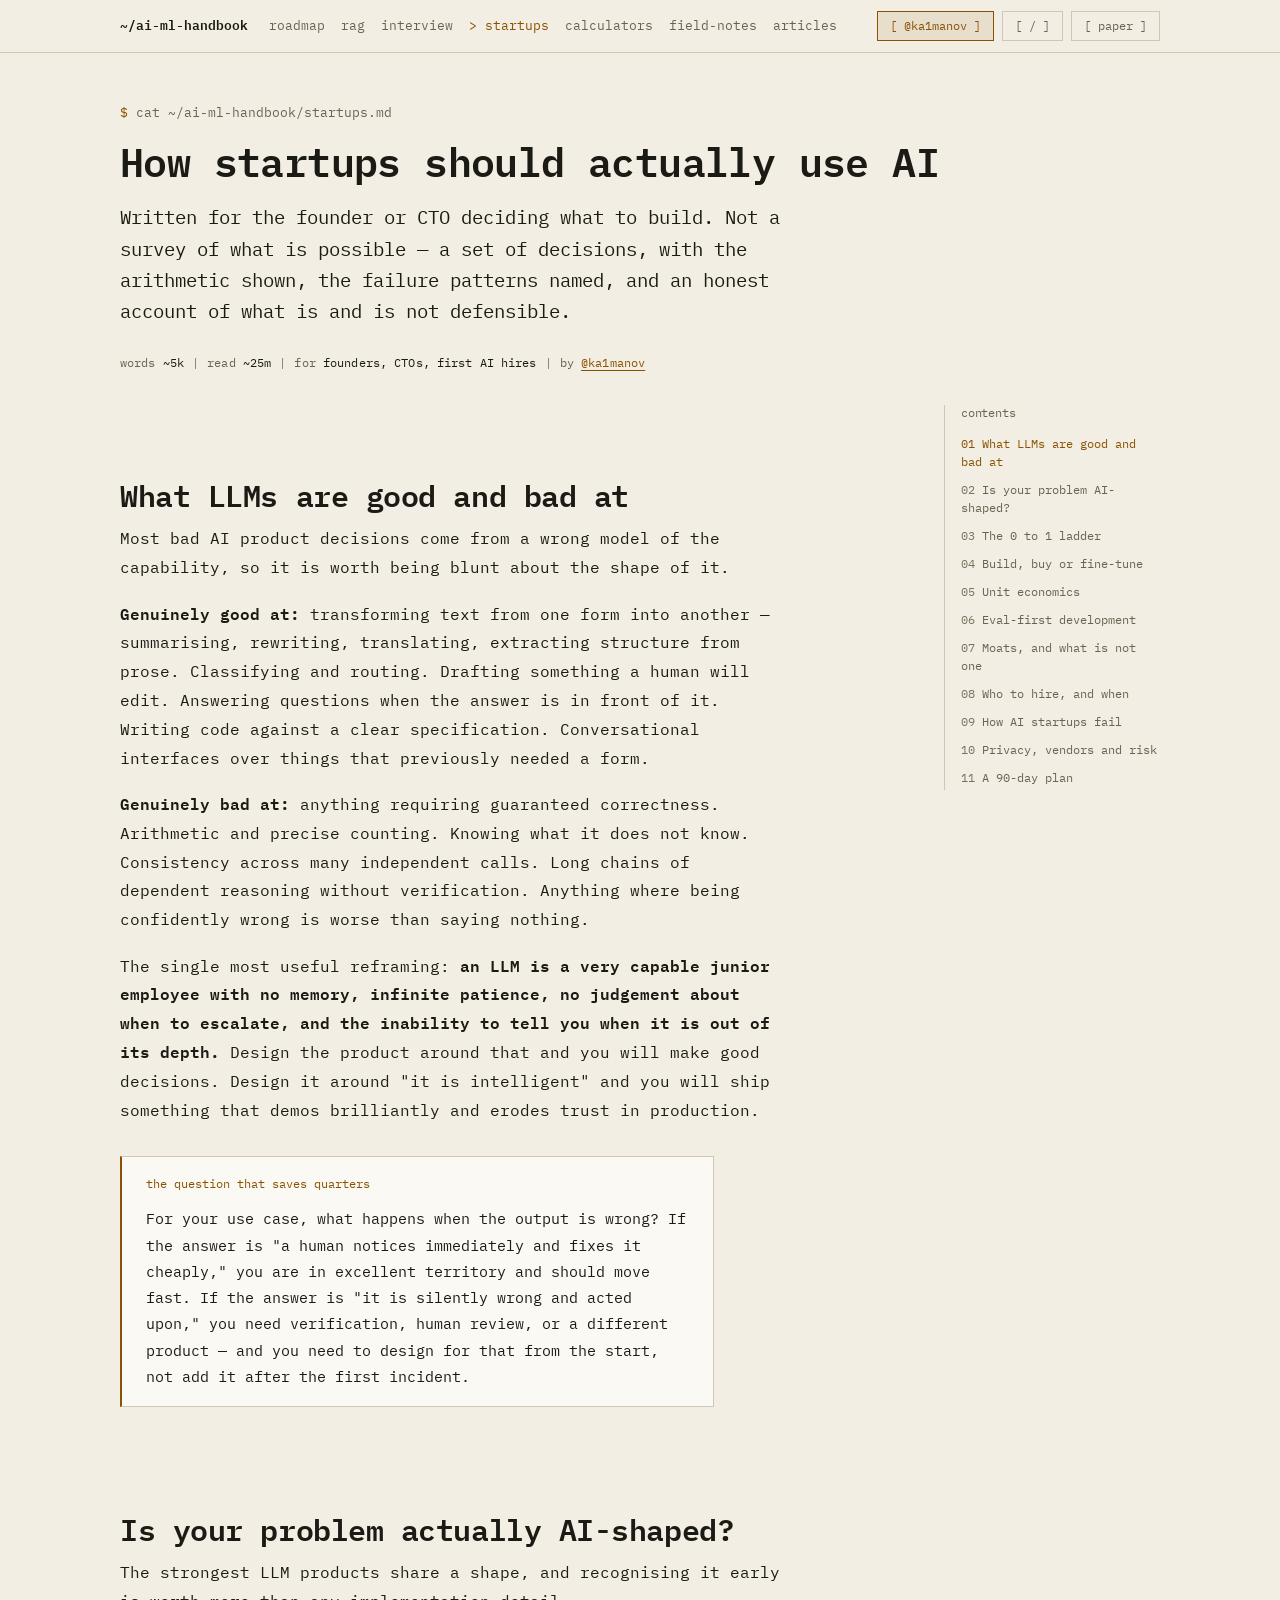
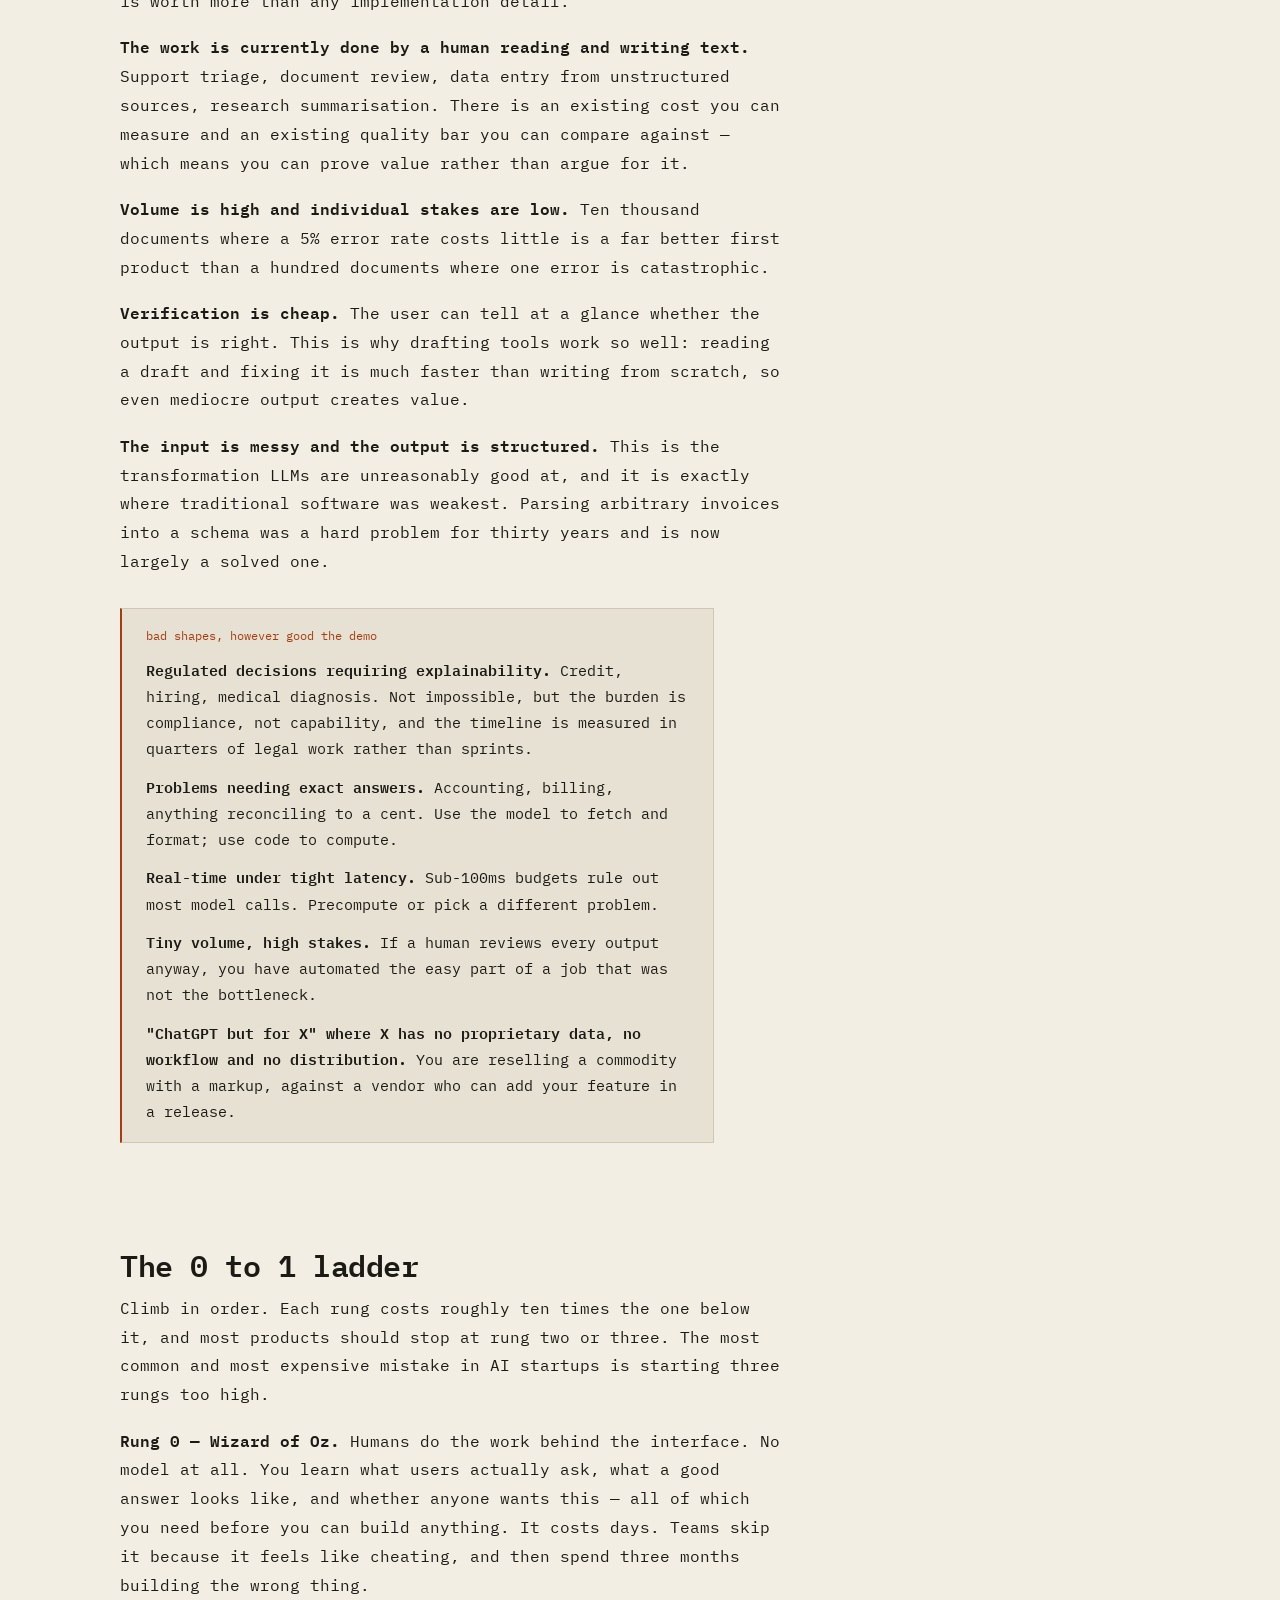
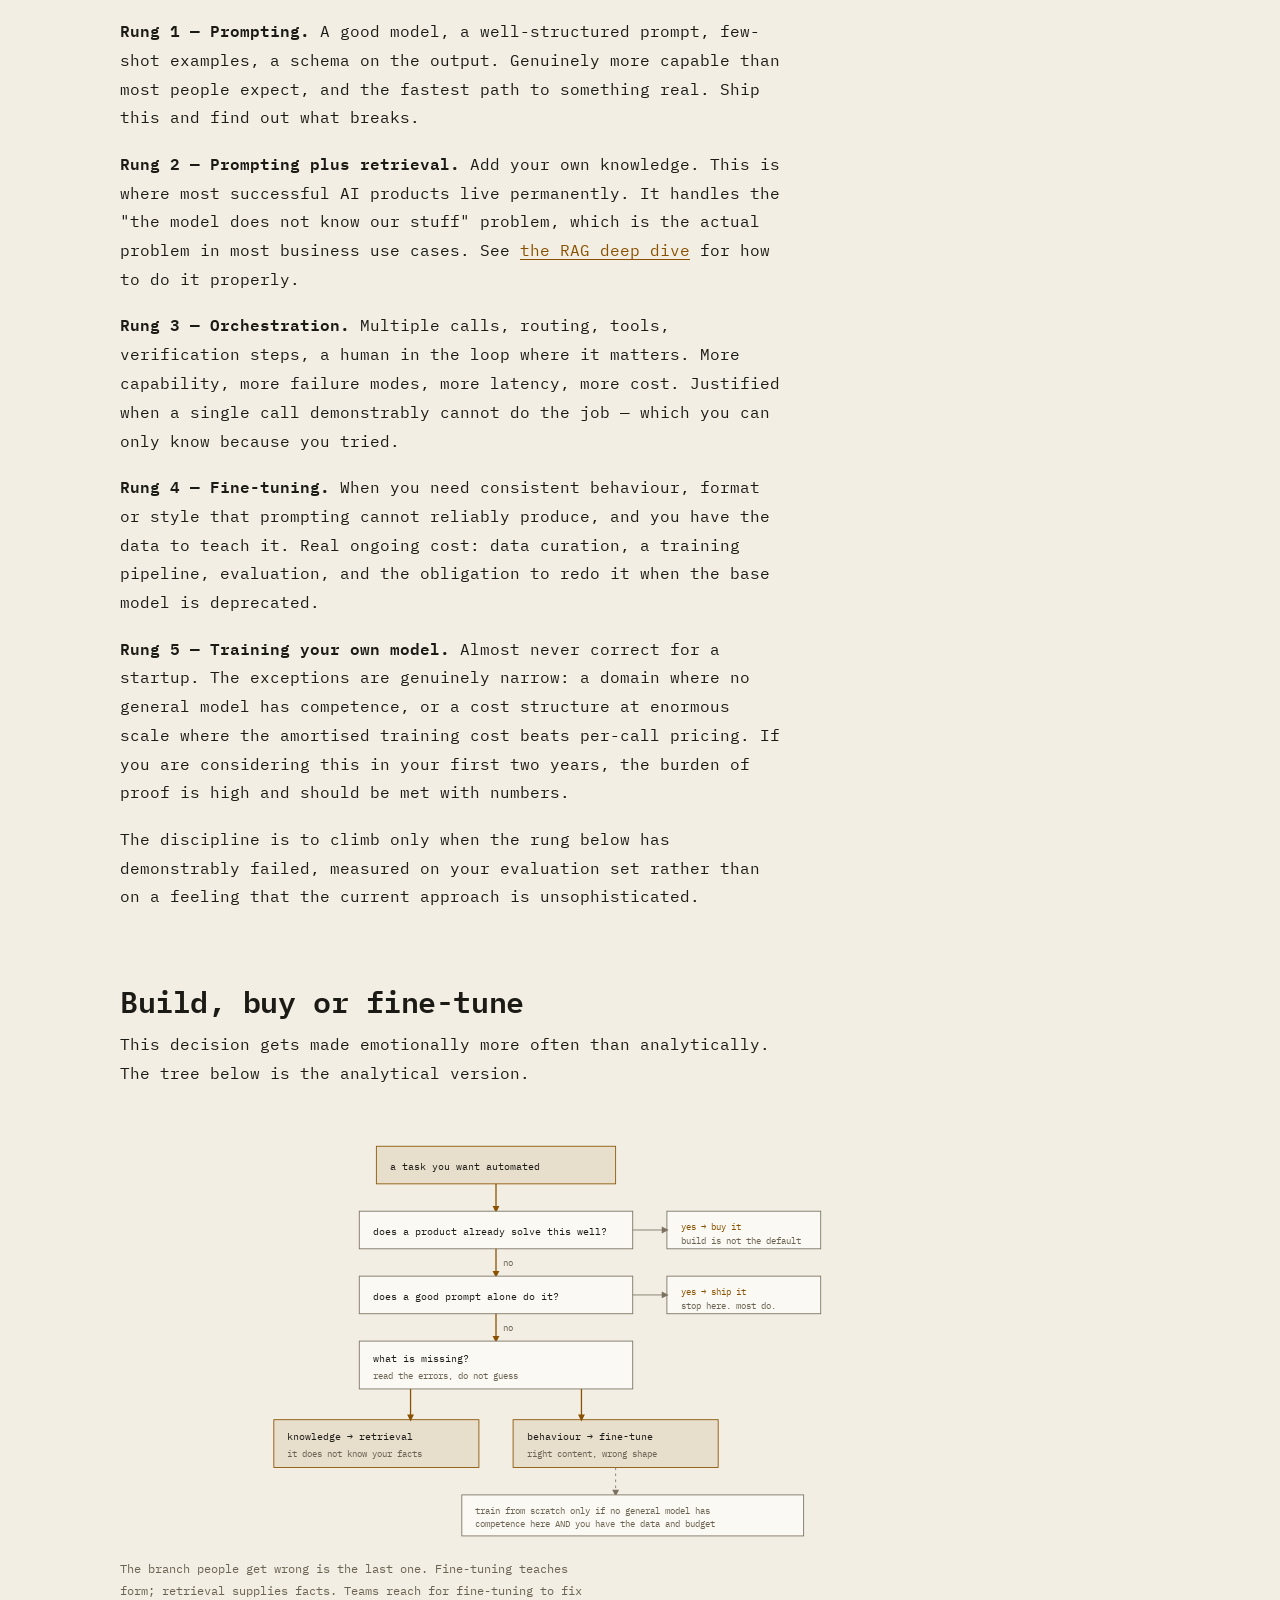
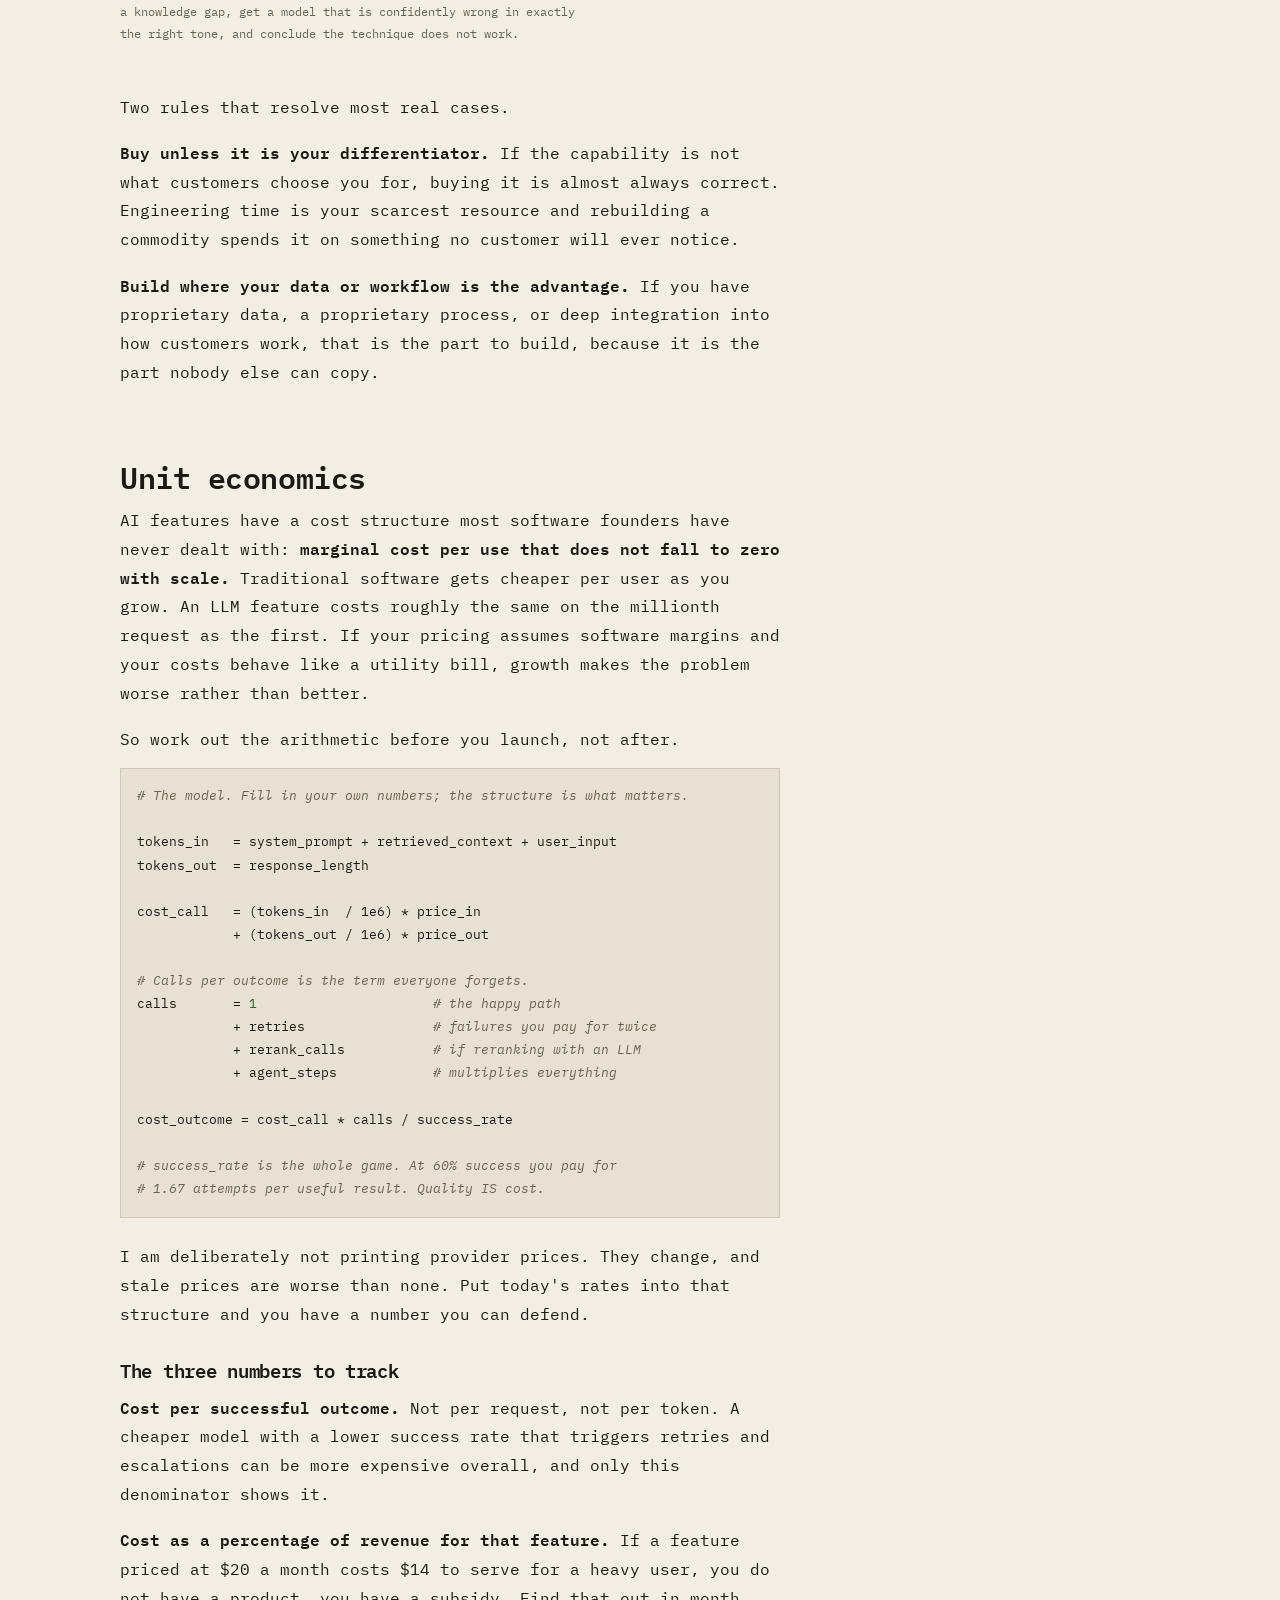
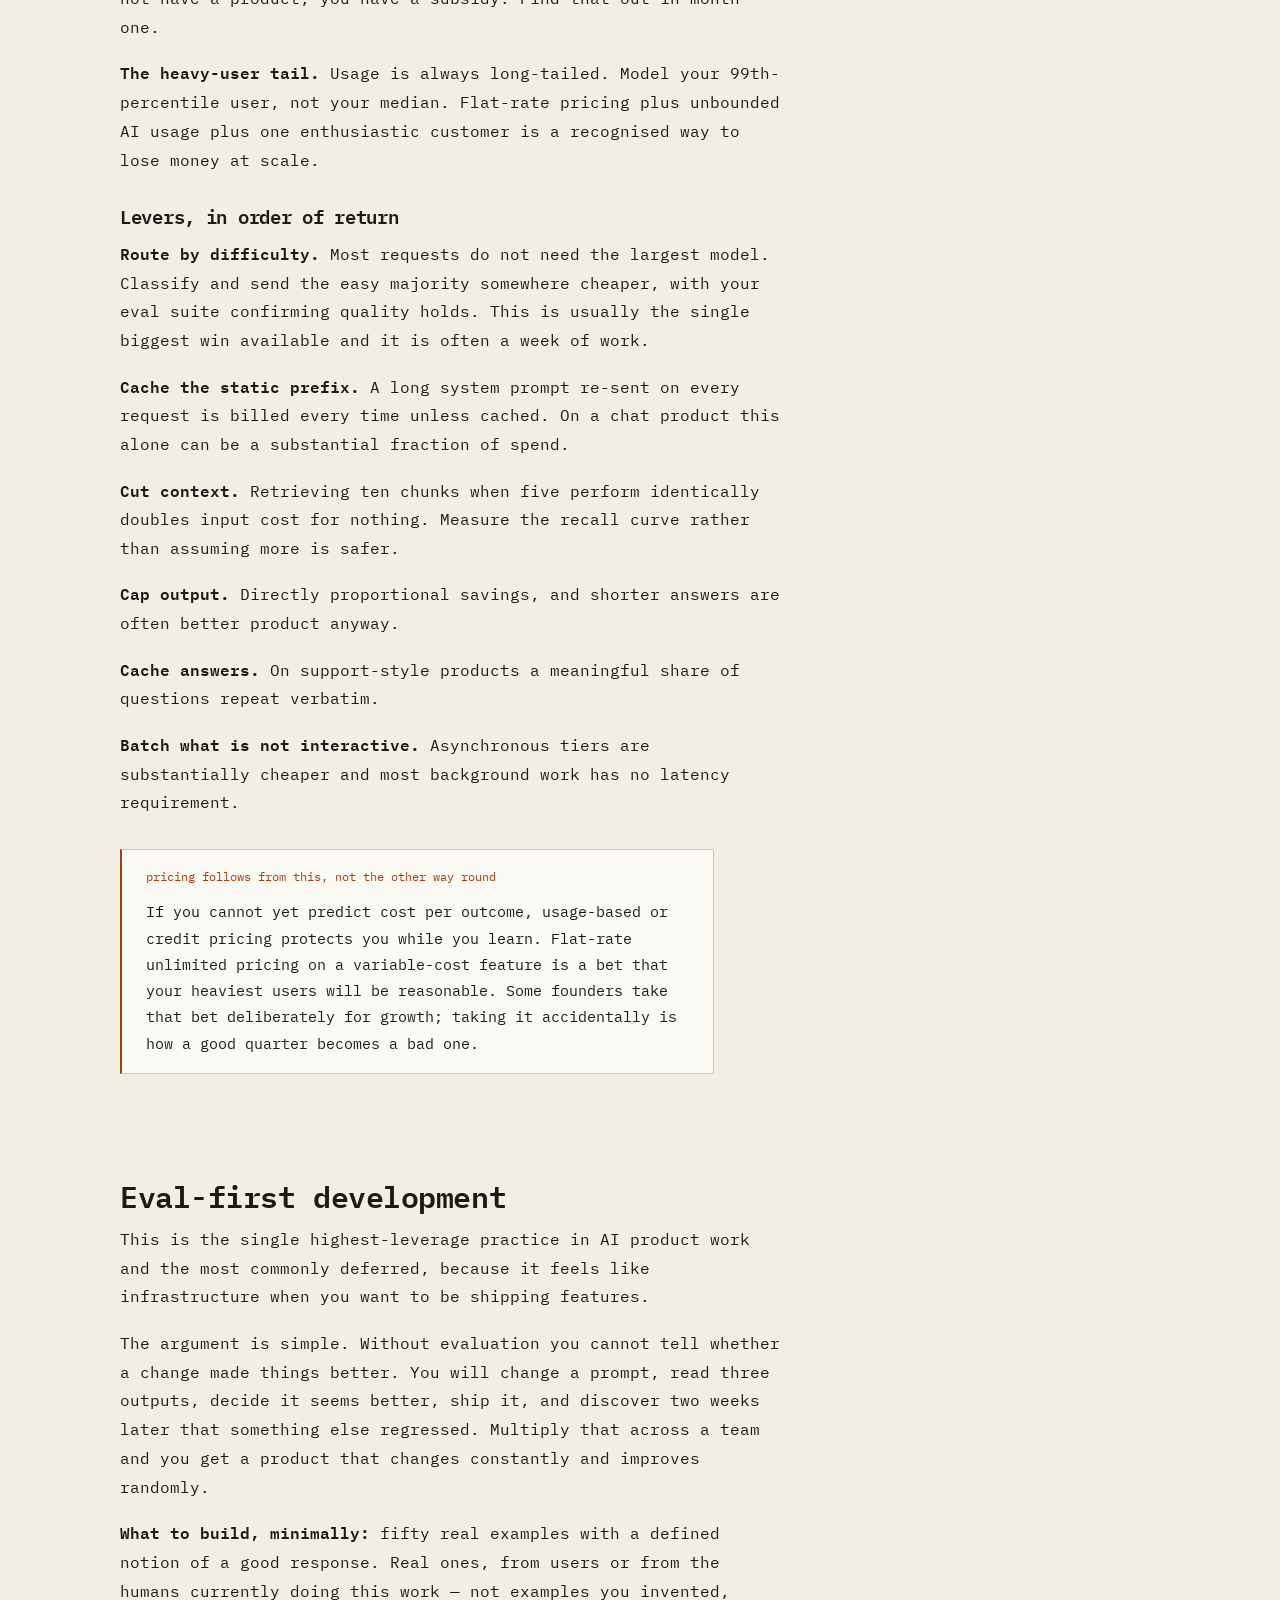
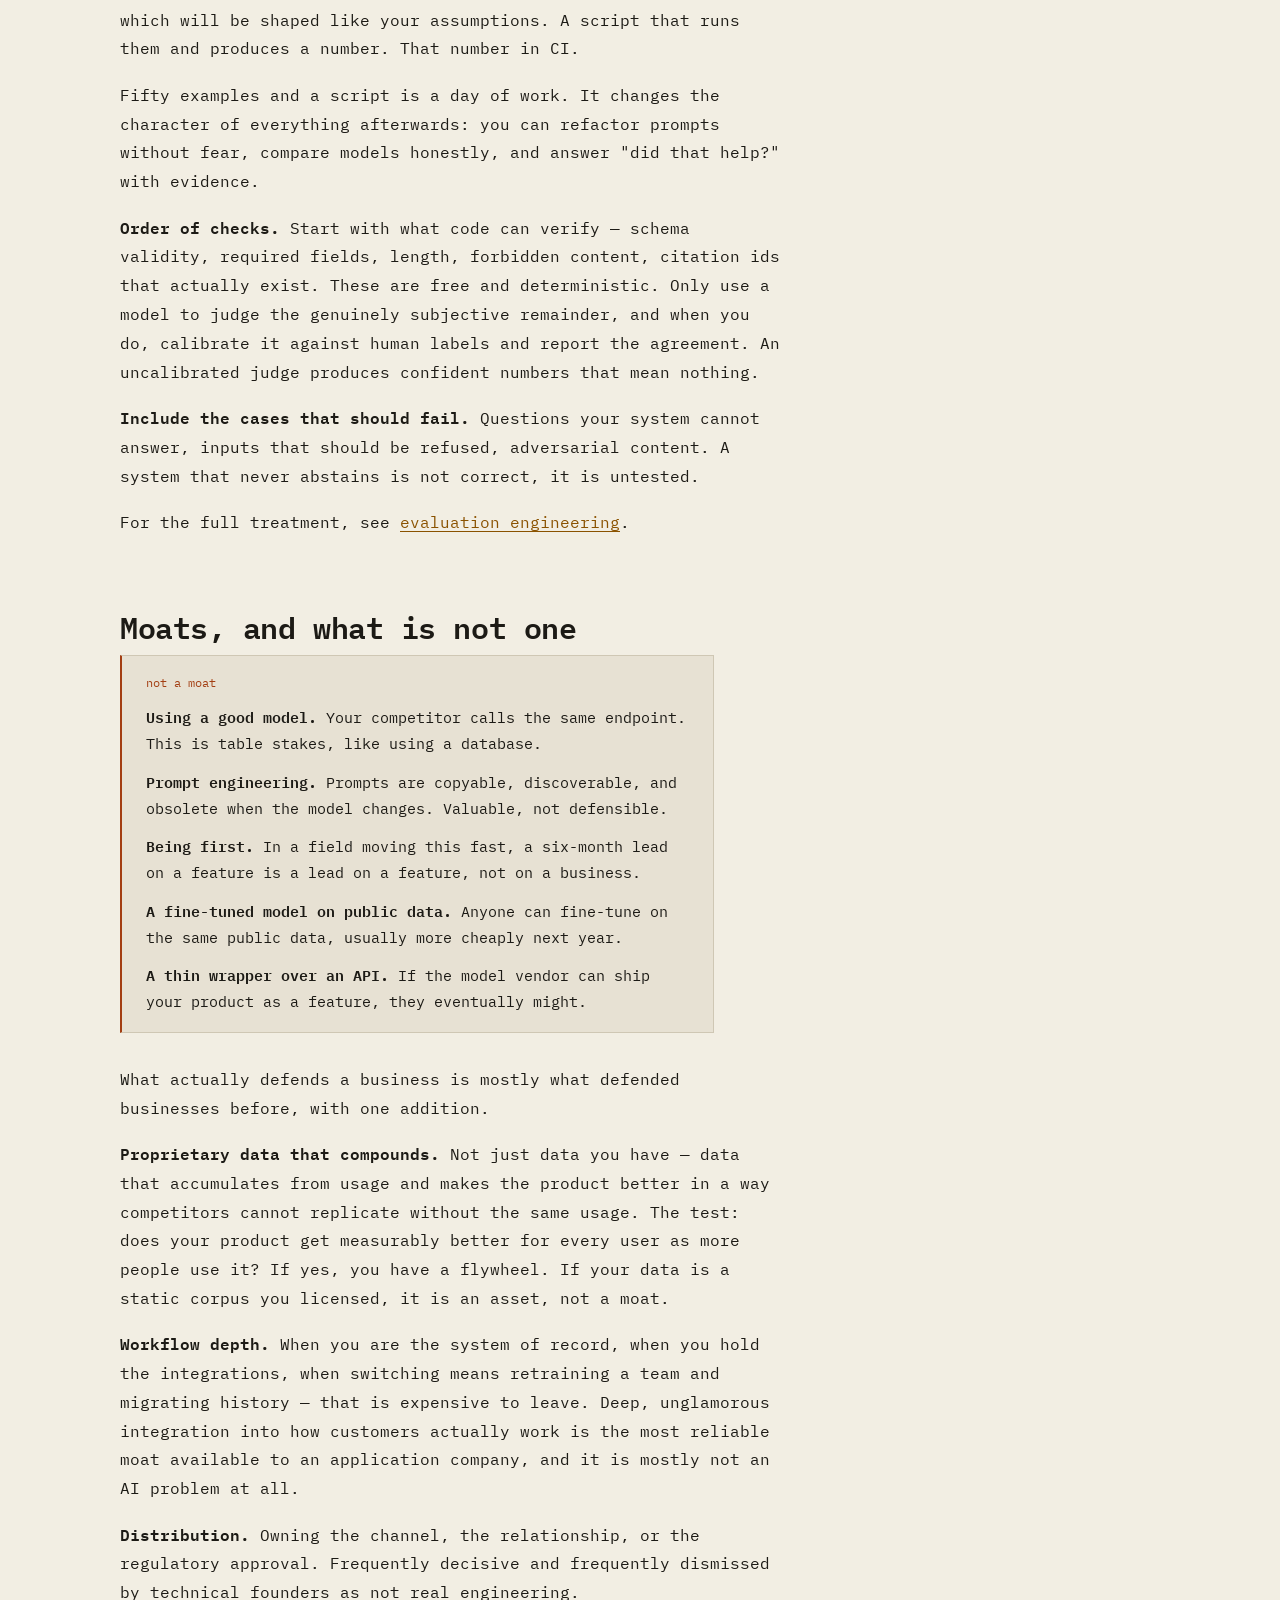
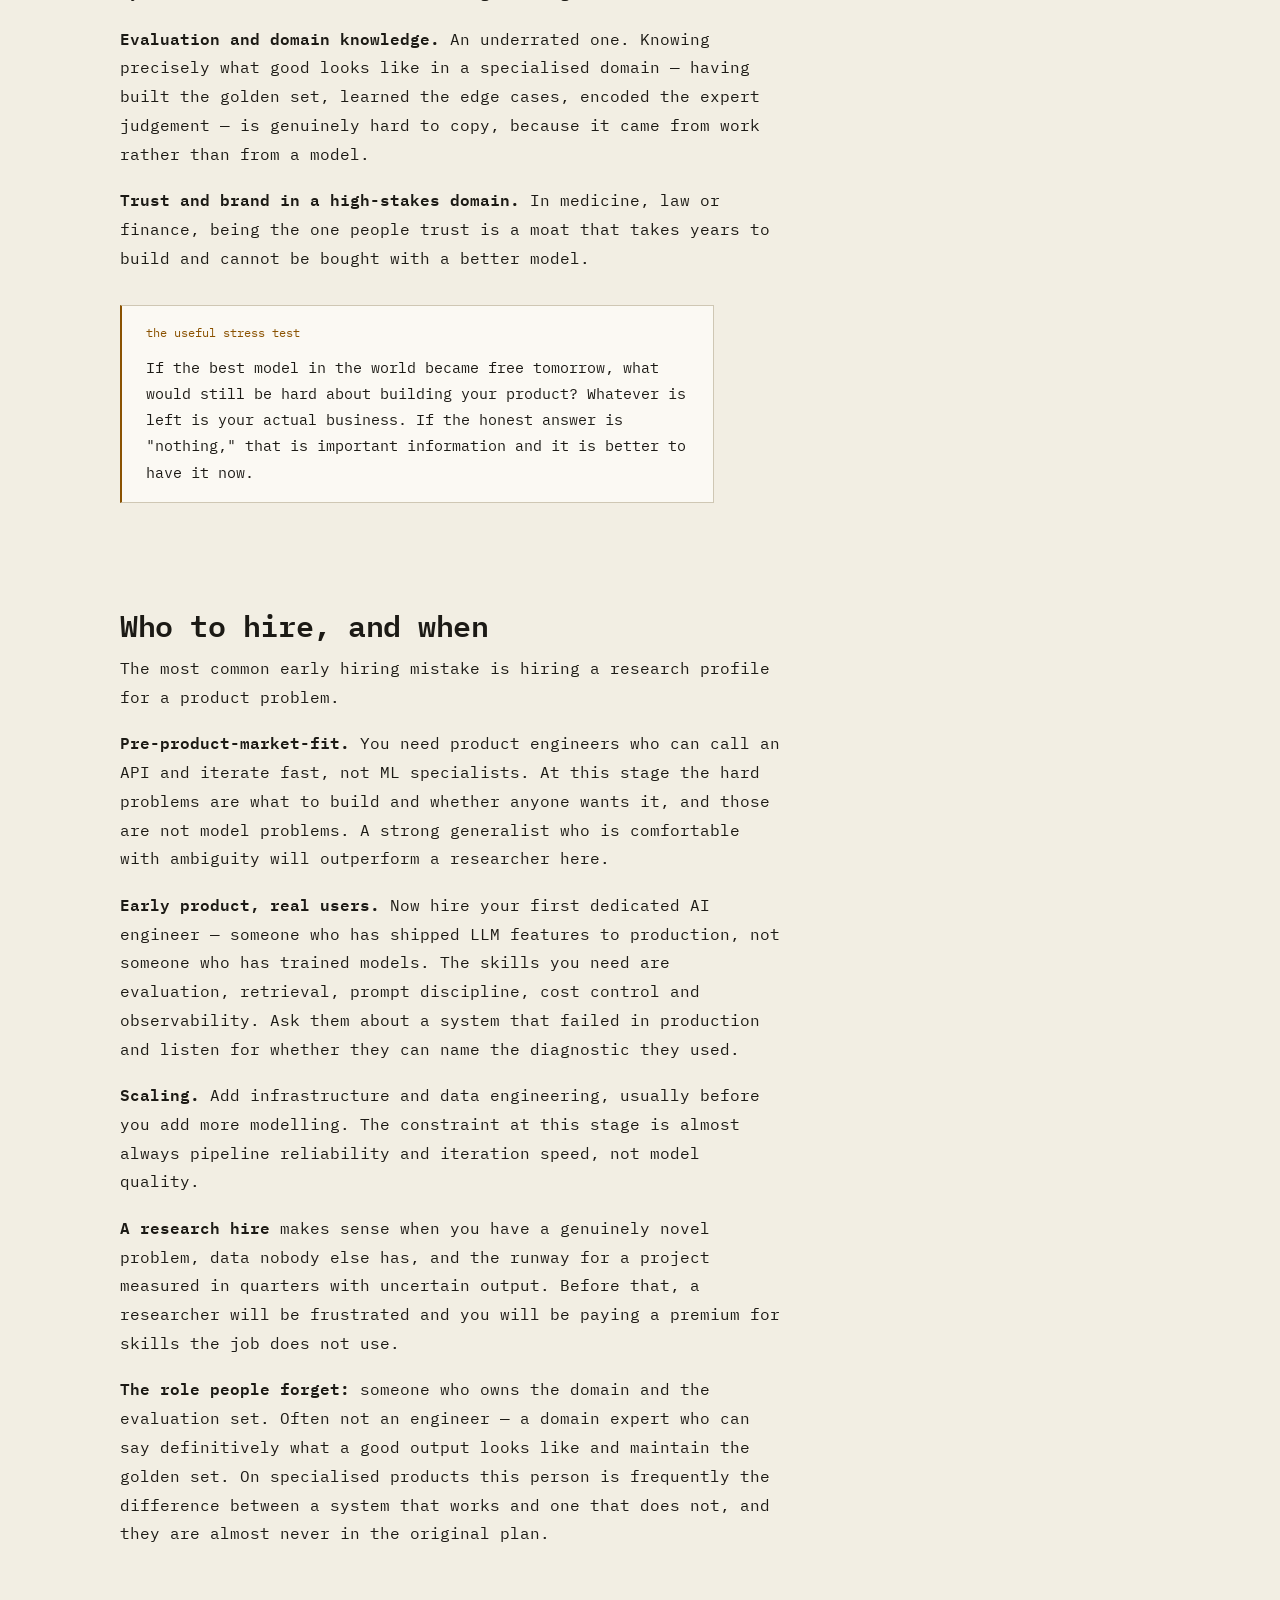
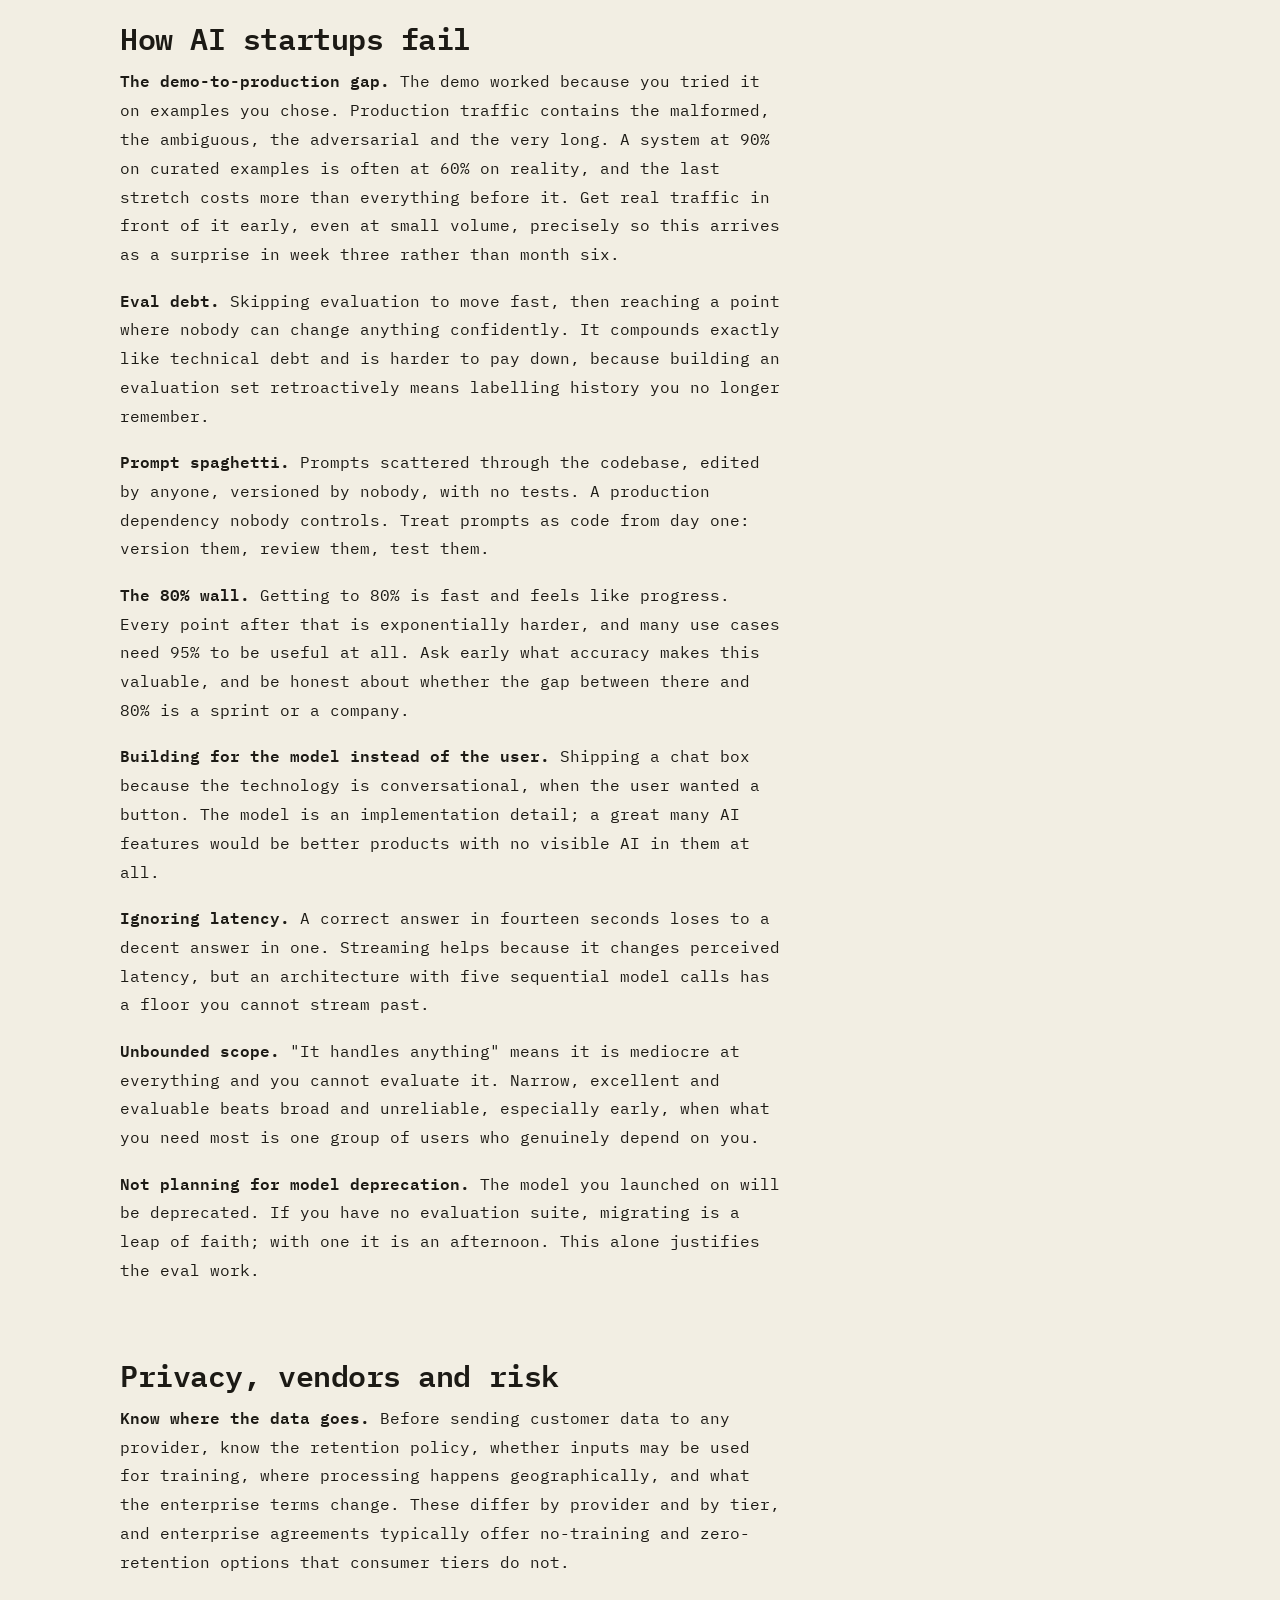
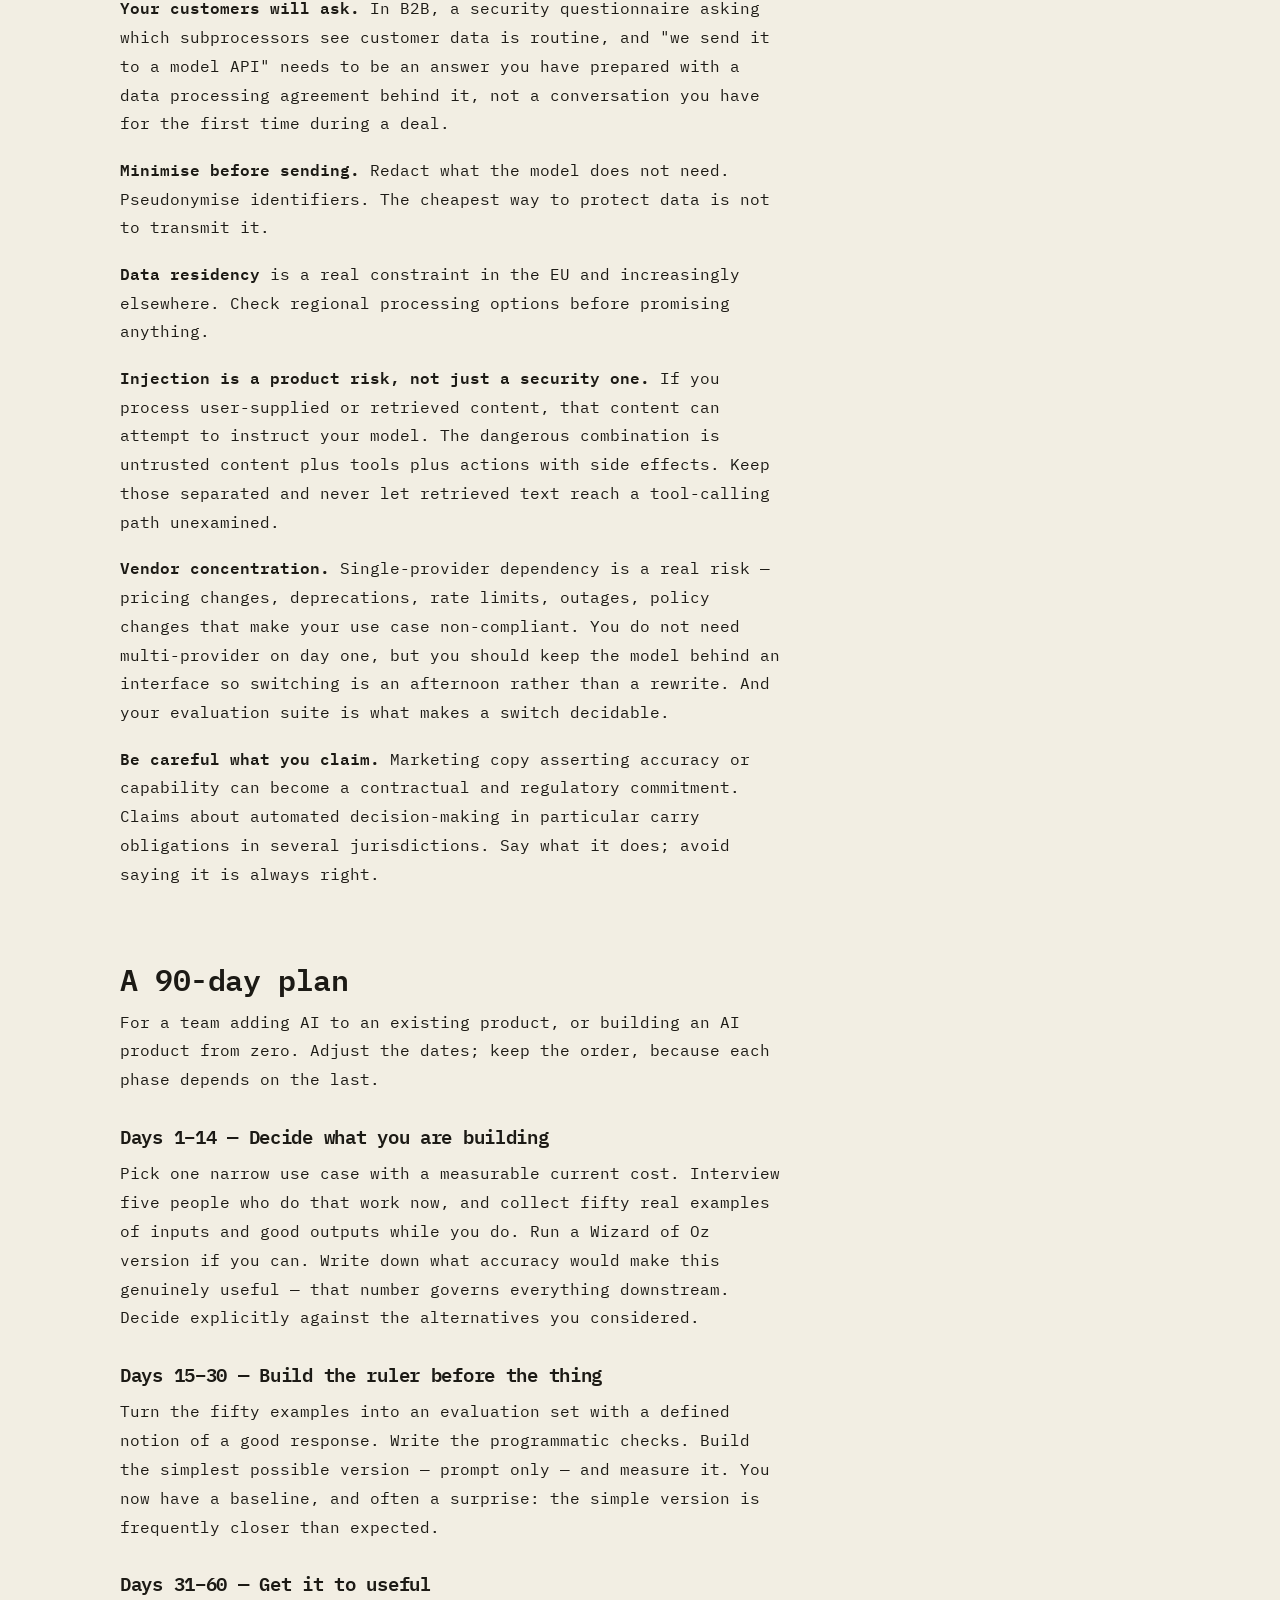
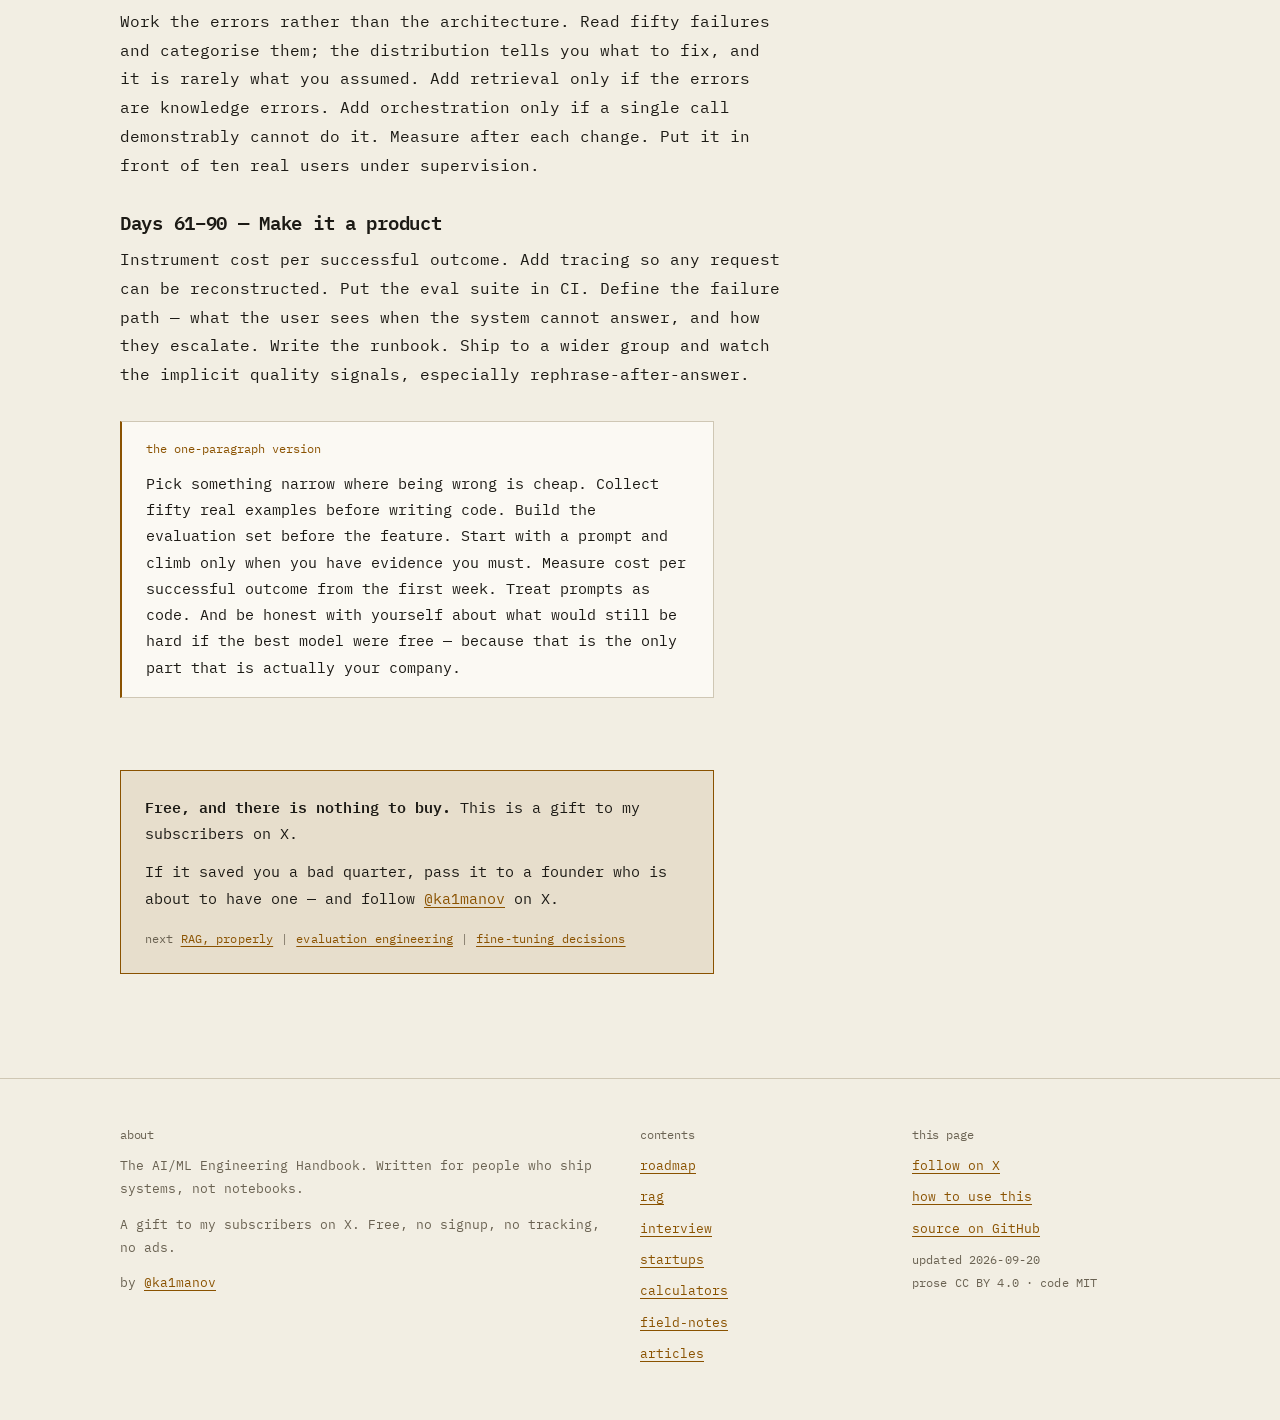
<file: startups.html>
<!doctype html>
<html lang="en" data-base="./">
<head>
<meta charset="utf-8">
<meta name="viewport" content="width=device-width, initial-scale=1, viewport-fit=cover">
<title>How Startups Should Actually Use AI</title>
<meta name="description" content="Build, buy or fine-tune. Unit economics with the arithmetic shown. Eval-first development, why "we use an LLM" is not a moat, team composition by stage, and a 90-day plan.">
<link rel="canonical" href="https://ka1manov.github.io/ai-ml-handbook/startups.html">
<meta property="og:type" content="article">
<meta property="og:site_name" content="The AI/ML Engineering Handbook">
<meta property="og:title" content="How Startups Should Actually Use AI">
<meta property="og:description" content="Build, buy or fine-tune. Unit economics with the arithmetic shown. Eval-first development, why "we use an LLM" is not a moat, team composition by stage, and a 90-day plan.">
<meta property="og:url" content="https://ka1manov.github.io/ai-ml-handbook/startups.html">
<meta property="og:image" content="https://ka1manov.github.io/ai-ml-handbook/assets/img/og-startups.png">
<meta property="og:image:width" content="1200">
<meta property="og:image:height" content="630">
<meta property="og:image:alt" content="Terminal-style card reading "How Startups Should Actually Use AI". From the AI/ML Engineering Handbook by @ka1manov.">
<meta name="twitter:card" content="summary_large_image">
<meta name="twitter:site" content="@ka1manov">
<meta name="twitter:creator" content="@ka1manov">
<meta name="twitter:image" content="https://ka1manov.github.io/ai-ml-handbook/assets/img/og-startups.png">
<meta name="author" content="@ka1manov">
<meta name="theme-color" content="#0C0B08" media="(prefers-color-scheme: dark)">
<meta name="theme-color" content="#F2EEE3" media="(prefers-color-scheme: light)">
<script>try{document.documentElement.setAttribute('data-theme',localStorage.getItem('amh:theme')||(matchMedia('(prefers-color-scheme: light)').matches?'light':'dark'))}catch(e){document.documentElement.setAttribute('data-theme','dark')}</script>
<link rel="preconnect" href="https://fonts.googleapis.com">
<link rel="preconnect" href="https://fonts.gstatic.com" crossorigin>
<link rel="stylesheet" href="https://fonts.googleapis.com/css2?family=IBM+Plex+Mono:ital,wght@0,400;0,500;0,600;1,400&display=swap">
<link rel="stylesheet" href="./assets/css/site.css">
<link rel="icon" href="./assets/img/favicon.svg" type="image/svg+xml">
<script type="application/ld+json">{"@context":"https://schema.org","@type":"TechArticle","name":"How Startups Should Actually Use AI","headline":"How Startups Should Actually Use AI","description":"Build, buy or fine-tune. Unit economics with the arithmetic shown. Eval-first development, why \"we use an LLM\" is not a moat, team composition by stage, and a 90-day plan.","url":"https://ka1manov.github.io/ai-ml-handbook/startups.html","image":"https://ka1manov.github.io/ai-ml-handbook/assets/img/og-startups.png","inLanguage":"en","author":{"@type":"Person","name":"@ka1manov","url":"https://x.com/ka1manov"},"publisher":{"@type":"Person","name":"@ka1manov","url":"https://x.com/ka1manov"},"license":"https://creativecommons.org/licenses/by/4.0/","isAccessibleForFree":true,"dateModified":"2026-09-20"}</script>
</head>
<body>
<a class="sr-only" href="#main">Skip to content</a>
<div class="readbar-track"><div class="readbar" data-readbar></div></div>
<header class="topbar">
  <div class="shell topbar__inner">
    <a class="topbar__brand" href="./index.html">~/<span class="topbar__brand-long">ai-ml-</span>handbook</a>
    <span class="topbar__by">by <a href="https://x.com/ka1manov" rel="me noopener" target="_blank">@ka1manov</a></span>
    <nav class="topbar__links" aria-label="Sections">
      <a href="./index.html">roadmap</a>
      <a href="./rag.html">rag</a>
      <a href="./interview.html">interview</a>
      <a href="./startups.html">startups</a>
      <a href="./calculators.html">calculators</a>
      <a href="./tips.html">field-notes</a>
      <a href="./articles/index.html">articles</a>
    </nav>
    <div class="topbar__tools">
      <a class="btn btn--follow" href="https://x.com/ka1manov" rel="me noopener" target="_blank">[ @ka1manov ]</a>
      <button class="btn" type="button" data-search-open aria-label="Search the handbook">[ / ]</button>
      <button class="btn" type="button" data-theme-toggle>[ crt ]</button>
      <button class="btn" type="button" data-nav-toggle>[ menu ]</button>
    </div>
  </div>
  <div class="shell">
    <nav class="navmenu" id="navmenu" aria-label="Sections, compact" hidden>
      <a href="./index.html">roadmap</a>
      <a href="./rag.html">rag</a>
      <a href="./interview.html">interview</a>
      <a href="./startups.html">startups</a>
      <a href="./calculators.html">calculators</a>
      <a href="./tips.html">field-notes</a>
      <a href="./articles/index.html">articles</a>
      <a class="navmenu__follow" href="https://x.com/ka1manov" rel="me noopener" target="_blank">follow @ka1manov on X →</a>
    </nav>
  </div>
</header>
<main id="main">
<div class="shell">

<section class="pagehead" style="border-bottom:0">
  <p class="prompt">cat ~/ai-ml-handbook/startups.md</p>
  <h1>How startups should actually use AI</h1>
  <p class="lede">Written for the founder or CTO deciding what to build. Not a survey of what is possible — a set of decisions, with the arithmetic shown, the failure patterns named, and an honest account of what is and is not defensible.</p>
  <p class="meta"><span class="k">words</span> <span class="v">~5k</span><span class="sep">|</span><span class="k">read</span> <span class="v">~25m</span><span class="sep">|</span><span class="k">for</span> <span class="v">founders, CTOs, first AI hires</span><span class="sep">|</span><span class="k">by</span> <span class="v"><a href="https://x.com/ka1manov" rel="me noopener" target="_blank">@ka1manov</a></span></p>
</section>

<div class="withaside">
<aside class="withaside__nav">
  <nav class="rail" data-rail aria-label="On this page">
    <h2>contents</h2>
    <ol>
      <li><a href="#reality">What LLMs are good and bad at</a></li>
      <li><a href="#shape">Is your problem AI-shaped?</a></li>
      <li><a href="#ladder">The 0 to 1 ladder</a></li>
      <li><a href="#decision">Build, buy or fine-tune</a></li>
      <li><a href="#economics">Unit economics</a></li>
      <li><a href="#evals">Eval-first development</a></li>
      <li><a href="#moats">Moats, and what is not one</a></li>
      <li><a href="#team">Who to hire, and when</a></li>
      <li><a href="#failures">How AI startups fail</a></li>
      <li><a href="#risk">Privacy, vendors and risk</a></li>
      <li><a href="#plan">A 90-day plan</a></li>
    </ol>
  </nav>
</aside>
<div class="withaside__main">

<section class="section" id="reality">
  <div class="prose">
    <h2>What LLMs are good and bad at</h2>

    <p>Most bad AI product decisions come from a wrong model of the capability, so it is worth being blunt about the shape of it.</p>

    <p><b>Genuinely good at:</b> transforming text from one form into another — summarising, rewriting, translating, extracting structure from prose. Classifying and routing. Drafting something a human will edit. Answering questions when the answer is in front of it. Writing code against a clear specification. Conversational interfaces over things that previously needed a form.</p>

    <p><b>Genuinely bad at:</b> anything requiring guaranteed correctness. Arithmetic and precise counting. Knowing what it does not know. Consistency across many independent calls. Long chains of dependent reasoning without verification. Anything where being confidently wrong is worse than saying nothing.</p>

    <p>The single most useful reframing: <b>an LLM is a very capable junior employee with no memory, infinite patience, no judgement about when to escalate, and the inability to tell you when it is out of its depth.</b> Design the product around that and you will make good decisions. Design it around "it is intelligent" and you will ship something that demos brilliantly and erodes trust in production.</p>

    <div class="callout callout--note">
      <span class="callout__label">the question that saves quarters</span>
      <p>For your use case, what happens when the output is wrong? If the answer is "a human notices immediately and fixes it cheaply," you are in excellent territory and should move fast. If the answer is "it is silently wrong and acted upon," you need verification, human review, or a different product — and you need to design for that from the start, not add it after the first incident.</p>
    </div>
  </div>
</section>

<section class="section" id="shape">
  <div class="prose">
    <h2>Is your problem actually AI-shaped?</h2>

    <p>The strongest LLM products share a shape, and recognising it early is worth more than any implementation detail.</p>

    <p><b>The work is currently done by a human reading and writing text.</b> Support triage, document review, data entry from unstructured sources, research summarisation. There is an existing cost you can measure and an existing quality bar you can compare against — which means you can prove value rather than argue for it.</p>

    <p><b>Volume is high and individual stakes are low.</b> Ten thousand documents where a 5% error rate costs little is a far better first product than a hundred documents where one error is catastrophic.</p>

    <p><b>Verification is cheap.</b> The user can tell at a glance whether the output is right. This is why drafting tools work so well: reading a draft and fixing it is much faster than writing from scratch, so even mediocre output creates value.</p>

    <p><b>The input is messy and the output is structured.</b> This is the transformation LLMs are unreasonably good at, and it is exactly where traditional software was weakest. Parsing arbitrary invoices into a schema was a hard problem for thirty years and is now largely a solved one.</p>

    <div class="callout callout--kill">
      <span class="callout__label">bad shapes, however good the demo</span>
      <p><b>Regulated decisions requiring explainability.</b> Credit, hiring, medical diagnosis. Not impossible, but the burden is compliance, not capability, and the timeline is measured in quarters of legal work rather than sprints.</p>
      <p><b>Problems needing exact answers.</b> Accounting, billing, anything reconciling to a cent. Use the model to fetch and format; use code to compute.</p>
      <p><b>Real-time under tight latency.</b> Sub-100ms budgets rule out most model calls. Precompute or pick a different problem.</p>
      <p><b>Tiny volume, high stakes.</b> If a human reviews every output anyway, you have automated the easy part of a job that was not the bottleneck.</p>
      <p><b>"ChatGPT but for X" where X has no proprietary data, no workflow and no distribution.</b> You are reselling a commodity with a markup, against a vendor who can add your feature in a release.</p>
    </div>
  </div>
</section>

<section class="section" id="ladder">
  <div class="prose">
    <h2>The 0 to 1 ladder</h2>

    <p>Climb in order. Each rung costs roughly ten times the one below it, and most products should stop at rung two or three. The most common and most expensive mistake in AI startups is starting three rungs too high.</p>

    <p><b>Rung 0 — Wizard of Oz.</b> Humans do the work behind the interface. No model at all. You learn what users actually ask, what a good answer looks like, and whether anyone wants this — all of which you need before you can build anything. It costs days. Teams skip it because it feels like cheating, and then spend three months building the wrong thing.</p>

    <p><b>Rung 1 — Prompting.</b> A good model, a well-structured prompt, few-shot examples, a schema on the output. Genuinely more capable than most people expect, and the fastest path to something real. Ship this and find out what breaks.</p>

    <p><b>Rung 2 — Prompting plus retrieval.</b> Add your own knowledge. This is where most successful AI products live permanently. It handles the "the model does not know our stuff" problem, which is the actual problem in most business use cases. See <a href="rag.html">the RAG deep dive</a> for how to do it properly.</p>

    <p><b>Rung 3 — Orchestration.</b> Multiple calls, routing, tools, verification steps, a human in the loop where it matters. More capability, more failure modes, more latency, more cost. Justified when a single call demonstrably cannot do the job — which you can only know because you tried.</p>

    <p><b>Rung 4 — Fine-tuning.</b> When you need consistent behaviour, format or style that prompting cannot reliably produce, and you have the data to teach it. Real ongoing cost: data curation, a training pipeline, evaluation, and the obligation to redo it when the base model is deprecated.</p>

    <p><b>Rung 5 — Training your own model.</b> Almost never correct for a startup. The exceptions are genuinely narrow: a domain where no general model has competence, or a cost structure at enormous scale where the amortised training cost beats per-call pricing. If you are considering this in your first two years, the burden of proof is high and should be met with numbers.</p>

    <p>The discipline is to climb only when the rung below has demonstrably failed, measured on your evaluation set rather than on a feeling that the current approach is unsophisticated.</p>
  </div>
</section>

<section class="section" id="decision">
  <div class="prose">
    <h2>Build, buy or fine-tune</h2>
    <p>This decision gets made emotionally more often than analytically. The tree below is the analytical version.</p>
  </div>

  <figure class="fig">
    <svg viewBox="0 0 880 480" role="img" aria-label="Decision tree for build, buy or fine-tune. Start by asking whether an off-the-shelf product already solves it, which leads to buying. If not, ask whether prompting alone is sufficient, which leads to shipping the prompt. If not, ask whether the gap is missing knowledge, which leads to retrieval, or missing behaviour, which leads to fine-tuning. Training a model from scratch is reached only when no general model has competence in the domain and you have both the data and the budget.">
      <rect class="dg-box dg-box--accent" x="300" y="12" width="280" height="44"/>
      <text class="dg-text" x="316" y="40">a task you want automated</text>

      <path class="dg-line--accent" d="M440 56 V88"/><path class="dg-fill--accent" d="M436 82 l4 8 4 -8 z"/>

      <rect class="dg-box" x="280" y="88" width="320" height="44"/>
      <text class="dg-text" x="296" y="116">does a product already solve this well?</text>
      <rect class="dg-box" x="640" y="88" width="180" height="44"/>
      <text class="dg-text--accent" x="656" y="110">yes → buy it</text>
      <text class="dg-text--dim" x="656" y="126">build is not the default</text>
      <path class="dg-line" d="M600 110 H640"/><path class="dg-fill" d="M634 106 l8 4 -8 4 z"/>

      <path class="dg-line--accent" d="M440 132 V164"/><path class="dg-fill--accent" d="M436 158 l4 8 4 -8 z"/>
      <text class="dg-text--dim" x="448" y="152">no</text>

      <rect class="dg-box" x="280" y="164" width="320" height="44"/>
      <text class="dg-text" x="296" y="192">does a good prompt alone do it?</text>
      <rect class="dg-box" x="640" y="164" width="180" height="44"/>
      <text class="dg-text--accent" x="656" y="186">yes → ship it</text>
      <text class="dg-text--dim" x="656" y="202">stop here. most do.</text>
      <path class="dg-line" d="M600 186 H640"/><path class="dg-fill" d="M634 182 l8 4 -8 4 z"/>

      <path class="dg-line--accent" d="M440 208 V240"/><path class="dg-fill--accent" d="M436 234 l4 8 4 -8 z"/>
      <text class="dg-text--dim" x="448" y="228">no</text>

      <rect class="dg-box" x="280" y="240" width="320" height="56"/>
      <text class="dg-text" x="296" y="264">what is missing?</text>
      <text class="dg-text--dim" x="296" y="284">read the errors, do not guess</text>

      <path class="dg-line--accent" d="M340 296 V332"/><path class="dg-fill--accent" d="M336 326 l4 8 4 -8 z"/>
      <path class="dg-line--accent" d="M540 296 V332"/><path class="dg-fill--accent" d="M536 326 l4 8 4 -8 z"/>

      <rect class="dg-box dg-box--accent" x="180" y="332" width="240" height="56"/>
      <text class="dg-text" x="196" y="356">knowledge → retrieval</text>
      <text class="dg-text--dim" x="196" y="376">it does not know your facts</text>

      <rect class="dg-box dg-box--accent" x="460" y="332" width="240" height="56"/>
      <text class="dg-text" x="476" y="356">behaviour → fine-tune</text>
      <text class="dg-text--dim" x="476" y="376">right content, wrong shape</text>

      <path class="dg-line" d="M580 388 V420" stroke-dasharray="3 4"/><path class="dg-fill" d="M576 414 l4 8 4 -8 z"/>
      <rect class="dg-box" x="400" y="420" width="400" height="48"/>
      <text class="dg-text--dim" x="416" y="442">train from scratch only if no general model has</text>
      <text class="dg-text--dim" x="416" y="458">competence here AND you have the data and budget</text>
    </svg>
    <figcaption>The branch people get wrong is the last one. Fine-tuning teaches form; retrieval supplies facts. Teams reach for fine-tuning to fix a knowledge gap, get a model that is confidently wrong in exactly the right tone, and conclude the technique does not work.</figcaption>
  </figure>

  <div class="prose">
    <p>Two rules that resolve most real cases.</p>

    <p><b>Buy unless it is your differentiator.</b> If the capability is not what customers choose you for, buying it is almost always correct. Engineering time is your scarcest resource and rebuilding a commodity spends it on something no customer will ever notice.</p>

    <p><b>Build where your data or workflow is the advantage.</b> If you have proprietary data, a proprietary process, or deep integration into how customers work, that is the part to build, because it is the part nobody else can copy.</p>
  </div>
</section>

<section class="section" id="economics">
  <div class="prose">
    <h2>Unit economics</h2>

    <p>AI features have a cost structure most software founders have never dealt with: <b>marginal cost per use that does not fall to zero with scale.</b> Traditional software gets cheaper per user as you grow. An LLM feature costs roughly the same on the millionth request as the first. If your pricing assumes software margins and your costs behave like a utility bill, growth makes the problem worse rather than better.</p>

    <p>So work out the arithmetic before you launch, not after.</p>

<pre><code><span class="c-com"># The model. Fill in your own numbers; the structure is what matters.</span>

tokens_in   = system_prompt + retrieved_context + user_input
tokens_out  = response_length

cost_call   = (tokens_in  / 1e6) * price_in
            + (tokens_out / 1e6) * price_out

<span class="c-com"># Calls per outcome is the term everyone forgets.</span>
calls       = <span class="c-num">1</span>                      <span class="c-com"># the happy path</span>
            + retries                <span class="c-com"># failures you pay for twice</span>
            + rerank_calls           <span class="c-com"># if reranking with an LLM</span>
            + agent_steps            <span class="c-com"># multiplies everything</span>

cost_outcome = cost_call * calls / success_rate

<span class="c-com"># success_rate is the whole game. At 60% success you pay for
# 1.67 attempts per useful result. Quality IS cost.</span>
</code></pre>

    <p>I am deliberately not printing provider prices. They change, and stale prices are worse than none. Put today's rates into that structure and you have a number you can defend.</p>

    <h3>The three numbers to track</h3>

    <p><b>Cost per successful outcome.</b> Not per request, not per token. A cheaper model with a lower success rate that triggers retries and escalations can be more expensive overall, and only this denominator shows it.</p>

    <p><b>Cost as a percentage of revenue for that feature.</b> If a feature priced at $20 a month costs $14 to serve for a heavy user, you do not have a product, you have a subsidy. Find that out in month one.</p>

    <p><b>The heavy-user tail.</b> Usage is always long-tailed. Model your 99th-percentile user, not your median. Flat-rate pricing plus unbounded AI usage plus one enthusiastic customer is a recognised way to lose money at scale.</p>

    <h3>Levers, in order of return</h3>

    <p><b>Route by difficulty.</b> Most requests do not need the largest model. Classify and send the easy majority somewhere cheaper, with your eval suite confirming quality holds. This is usually the single biggest win available and it is often a week of work.</p>

    <p><b>Cache the static prefix.</b> A long system prompt re-sent on every request is billed every time unless cached. On a chat product this alone can be a substantial fraction of spend.</p>

    <p><b>Cut context.</b> Retrieving ten chunks when five perform identically doubles input cost for nothing. Measure the recall curve rather than assuming more is safer.</p>

    <p><b>Cap output.</b> Directly proportional savings, and shorter answers are often better product anyway.</p>

    <p><b>Cache answers.</b> On support-style products a meaningful share of questions repeat verbatim.</p>

    <p><b>Batch what is not interactive.</b> Asynchronous tiers are substantially cheaper and most background work has no latency requirement.</p>

    <div class="callout callout--warn">
      <span class="callout__label">pricing follows from this, not the other way round</span>
      <p>If you cannot yet predict cost per outcome, usage-based or credit pricing protects you while you learn. Flat-rate unlimited pricing on a variable-cost feature is a bet that your heaviest users will be reasonable. Some founders take that bet deliberately for growth; taking it accidentally is how a good quarter becomes a bad one.</p>
    </div>
  </div>
</section>

<section class="section" id="evals">
  <div class="prose">
    <h2>Eval-first development</h2>

    <p>This is the single highest-leverage practice in AI product work and the most commonly deferred, because it feels like infrastructure when you want to be shipping features.</p>

    <p>The argument is simple. Without evaluation you cannot tell whether a change made things better. You will change a prompt, read three outputs, decide it seems better, ship it, and discover two weeks later that something else regressed. Multiply that across a team and you get a product that changes constantly and improves randomly.</p>

    <p><b>What to build, minimally:</b> fifty real examples with a defined notion of a good response. Real ones, from users or from the humans currently doing this work — not examples you invented, which will be shaped like your assumptions. A script that runs them and produces a number. That number in CI.</p>

    <p>Fifty examples and a script is a day of work. It changes the character of everything afterwards: you can refactor prompts without fear, compare models honestly, and answer "did that help?" with evidence.</p>

    <p><b>Order of checks.</b> Start with what code can verify — schema validity, required fields, length, forbidden content, citation ids that actually exist. These are free and deterministic. Only use a model to judge the genuinely subjective remainder, and when you do, calibrate it against human labels and report the agreement. An uncalibrated judge produces confident numbers that mean nothing.</p>

    <p><b>Include the cases that should fail.</b> Questions your system cannot answer, inputs that should be refused, adversarial content. A system that never abstains is not correct, it is untested.</p>

    <p>For the full treatment, see <a href="articles/evaluation.html">evaluation engineering</a>.</p>
  </div>
</section>

<section class="section" id="moats">
  <div class="prose">
    <h2>Moats, and what is not one</h2>

    <div class="callout callout--kill">
      <span class="callout__label">not a moat</span>
      <p><b>Using a good model.</b> Your competitor calls the same endpoint. This is table stakes, like using a database.</p>
      <p><b>Prompt engineering.</b> Prompts are copyable, discoverable, and obsolete when the model changes. Valuable, not defensible.</p>
      <p><b>Being first.</b> In a field moving this fast, a six-month lead on a feature is a lead on a feature, not on a business.</p>
      <p><b>A fine-tuned model on public data.</b> Anyone can fine-tune on the same public data, usually more cheaply next year.</p>
      <p><b>A thin wrapper over an API.</b> If the model vendor can ship your product as a feature, they eventually might.</p>
    </div>

    <p>What actually defends a business is mostly what defended businesses before, with one addition.</p>

    <p><b>Proprietary data that compounds.</b> Not just data you have — data that accumulates from usage and makes the product better in a way competitors cannot replicate without the same usage. The test: does your product get measurably better for every user as more people use it? If yes, you have a flywheel. If your data is a static corpus you licensed, it is an asset, not a moat.</p>

    <p><b>Workflow depth.</b> When you are the system of record, when you hold the integrations, when switching means retraining a team and migrating history — that is expensive to leave. Deep, unglamorous integration into how customers actually work is the most reliable moat available to an application company, and it is mostly not an AI problem at all.</p>

    <p><b>Distribution.</b> Owning the channel, the relationship, or the regulatory approval. Frequently decisive and frequently dismissed by technical founders as not real engineering.</p>

    <p><b>Evaluation and domain knowledge.</b> An underrated one. Knowing precisely what good looks like in a specialised domain — having built the golden set, learned the edge cases, encoded the expert judgement — is genuinely hard to copy, because it came from work rather than from a model.</p>

    <p><b>Trust and brand in a high-stakes domain.</b> In medicine, law or finance, being the one people trust is a moat that takes years to build and cannot be bought with a better model.</p>

    <div class="callout callout--note">
      <span class="callout__label">the useful stress test</span>
      <p>If the best model in the world became free tomorrow, what would still be hard about building your product? Whatever is left is your actual business. If the honest answer is "nothing," that is important information and it is better to have it now.</p>
    </div>
  </div>
</section>

<section class="section" id="team">
  <div class="prose">
    <h2>Who to hire, and when</h2>

    <p>The most common early hiring mistake is hiring a research profile for a product problem.</p>

    <p><b>Pre-product-market-fit.</b> You need product engineers who can call an API and iterate fast, not ML specialists. At this stage the hard problems are what to build and whether anyone wants it, and those are not model problems. A strong generalist who is comfortable with ambiguity will outperform a researcher here.</p>

    <p><b>Early product, real users.</b> Now hire your first dedicated AI engineer — someone who has shipped LLM features to production, not someone who has trained models. The skills you need are evaluation, retrieval, prompt discipline, cost control and observability. Ask them about a system that failed in production and listen for whether they can name the diagnostic they used.</p>

    <p><b>Scaling.</b> Add infrastructure and data engineering, usually before you add more modelling. The constraint at this stage is almost always pipeline reliability and iteration speed, not model quality.</p>

    <p><b>A research hire</b> makes sense when you have a genuinely novel problem, data nobody else has, and the runway for a project measured in quarters with uncertain output. Before that, a researcher will be frustrated and you will be paying a premium for skills the job does not use.</p>

    <p><b>The role people forget:</b> someone who owns the domain and the evaluation set. Often not an engineer — a domain expert who can say definitively what a good output looks like and maintain the golden set. On specialised products this person is frequently the difference between a system that works and one that does not, and they are almost never in the original plan.</p>
  </div>
</section>

<section class="section" id="failures">
  <div class="prose">
    <h2>How AI startups fail</h2>

    <p><b>The demo-to-production gap.</b> The demo worked because you tried it on examples you chose. Production traffic contains the malformed, the ambiguous, the adversarial and the very long. A system at 90% on curated examples is often at 60% on reality, and the last stretch costs more than everything before it. Get real traffic in front of it early, even at small volume, precisely so this arrives as a surprise in week three rather than month six.</p>

    <p><b>Eval debt.</b> Skipping evaluation to move fast, then reaching a point where nobody can change anything confidently. It compounds exactly like technical debt and is harder to pay down, because building an evaluation set retroactively means labelling history you no longer remember.</p>

    <p><b>Prompt spaghetti.</b> Prompts scattered through the codebase, edited by anyone, versioned by nobody, with no tests. A production dependency nobody controls. Treat prompts as code from day one: version them, review them, test them.</p>

    <p><b>The 80% wall.</b> Getting to 80% is fast and feels like progress. Every point after that is exponentially harder, and many use cases need 95% to be useful at all. Ask early what accuracy makes this valuable, and be honest about whether the gap between there and 80% is a sprint or a company.</p>

    <p><b>Building for the model instead of the user.</b> Shipping a chat box because the technology is conversational, when the user wanted a button. The model is an implementation detail; a great many AI features would be better products with no visible AI in them at all.</p>

    <p><b>Ignoring latency.</b> A correct answer in fourteen seconds loses to a decent answer in one. Streaming helps because it changes perceived latency, but an architecture with five sequential model calls has a floor you cannot stream past.</p>

    <p><b>Unbounded scope.</b> "It handles anything" means it is mediocre at everything and you cannot evaluate it. Narrow, excellent and evaluable beats broad and unreliable, especially early, when what you need most is one group of users who genuinely depend on you.</p>

    <p><b>Not planning for model deprecation.</b> The model you launched on will be deprecated. If you have no evaluation suite, migrating is a leap of faith; with one it is an afternoon. This alone justifies the eval work.</p>
  </div>
</section>

<section class="section" id="risk">
  <div class="prose">
    <h2>Privacy, vendors and risk</h2>

    <p><b>Know where the data goes.</b> Before sending customer data to any provider, know the retention policy, whether inputs may be used for training, where processing happens geographically, and what the enterprise terms change. These differ by provider and by tier, and enterprise agreements typically offer no-training and zero-retention options that consumer tiers do not.</p>

    <p><b>Your customers will ask.</b> In B2B, a security questionnaire asking which subprocessors see customer data is routine, and "we send it to a model API" needs to be an answer you have prepared with a data processing agreement behind it, not a conversation you have for the first time during a deal.</p>

    <p><b>Minimise before sending.</b> Redact what the model does not need. Pseudonymise identifiers. The cheapest way to protect data is not to transmit it.</p>

    <p><b>Data residency</b> is a real constraint in the EU and increasingly elsewhere. Check regional processing options before promising anything.</p>

    <p><b>Injection is a product risk, not just a security one.</b> If you process user-supplied or retrieved content, that content can attempt to instruct your model. The dangerous combination is untrusted content plus tools plus actions with side effects. Keep those separated and never let retrieved text reach a tool-calling path unexamined.</p>

    <p><b>Vendor concentration.</b> Single-provider dependency is a real risk — pricing changes, deprecations, rate limits, outages, policy changes that make your use case non-compliant. You do not need multi-provider on day one, but you should keep the model behind an interface so switching is an afternoon rather than a rewrite. And your evaluation suite is what makes a switch decidable.</p>

    <p><b>Be careful what you claim.</b> Marketing copy asserting accuracy or capability can become a contractual and regulatory commitment. Claims about automated decision-making in particular carry obligations in several jurisdictions. Say what it does; avoid saying it is always right.</p>
  </div>
</section>

<section class="section" id="plan">
  <div class="prose">
    <h2>A 90-day plan</h2>

    <p>For a team adding AI to an existing product, or building an AI product from zero. Adjust the dates; keep the order, because each phase depends on the last.</p>

    <h3>Days 1–14 — Decide what you are building</h3>
    <p>Pick one narrow use case with a measurable current cost. Interview five people who do that work now, and collect fifty real examples of inputs and good outputs while you do. Run a Wizard of Oz version if you can. Write down what accuracy would make this genuinely useful — that number governs everything downstream. Decide explicitly against the alternatives you considered.</p>

    <h3>Days 15–30 — Build the ruler before the thing</h3>
    <p>Turn the fifty examples into an evaluation set with a defined notion of a good response. Write the programmatic checks. Build the simplest possible version — prompt only — and measure it. You now have a baseline, and often a surprise: the simple version is frequently closer than expected.</p>

    <h3>Days 31–60 — Get it to useful</h3>
    <p>Work the errors rather than the architecture. Read fifty failures and categorise them; the distribution tells you what to fix, and it is rarely what you assumed. Add retrieval only if the errors are knowledge errors. Add orchestration only if a single call demonstrably cannot do it. Measure after each change. Put it in front of ten real users under supervision.</p>

    <h3>Days 61–90 — Make it a product</h3>
    <p>Instrument cost per successful outcome. Add tracing so any request can be reconstructed. Put the eval suite in CI. Define the failure path — what the user sees when the system cannot answer, and how they escalate. Write the runbook. Ship to a wider group and watch the implicit quality signals, especially rephrase-after-answer.</p>

    <div class="callout callout--note">
      <span class="callout__label">the one-paragraph version</span>
      <p>Pick something narrow where being wrong is cheap. Collect fifty real examples before writing code. Build the evaluation set before the feature. Start with a prompt and climb only when you have evidence you must. Measure cost per successful outcome from the first week. Treat prompts as code. And be honest with yourself about what would still be hard if the best model were free — because that is the only part that is actually your company.</p>
    </div>
  </div>

  <div class="follow">
    <p><b>Free, and there is nothing to buy.</b> This is a gift to my subscribers on X.</p>
    <p>If it saved you a bad quarter, pass it to a founder who is about to have one — and follow <a href="https://x.com/ka1manov" rel="me noopener" target="_blank">@ka1manov</a> on X.</p>
    <p class="meta" style="margin-top:var(--sp-4)"><span class="k">next</span> <span class="v"><a href="rag.html">RAG, properly</a></span><span class="sep">|</span><span class="v"><a href="articles/evaluation.html">evaluation engineering</a></span><span class="sep">|</span><span class="v"><a href="articles/finetuning.html">fine-tuning decisions</a></span></p>
  </div>
</section>

</div>
</div>

</div>
</main>

<footer class="footer">
  <div class="shell footer__grid">
    <div>
      <h2>about</h2>
      <p>The AI/ML Engineering Handbook. Written for people who ship systems, not notebooks.</p>
      <p style="margin-top:var(--sp-3)">A gift to my subscribers on X. Free, no signup, no tracking, no ads.</p>
      <p style="margin-top:var(--sp-3)">by <a href="https://x.com/ka1manov" rel="me noopener" target="_blank">@ka1manov</a></p>
    </div>
    <div>
      <h2>contents</h2>
      <ul>
        <li><a href="./index.html">roadmap</a></li>
        <li><a href="./rag.html">rag</a></li>
        <li><a href="./interview.html">interview</a></li>
        <li><a href="./startups.html">startups</a></li>
        <li><a href="./calculators.html">calculators</a></li>
        <li><a href="./tips.html">field-notes</a></li>
        <li><a href="./articles/index.html">articles</a></li>
      </ul>
    </div>
    <div>
      <h2>this page</h2>
      <ul>
        <li><a href="https://x.com/ka1manov" rel="noopener" target="_blank">follow on X</a></li>
        <li><a href="./index.html#how-to-use">how to use this</a></li>
        <li><a href="https://github.com/ka1manov/ai-ml-handbook" rel="noopener" target="_blank">source on GitHub</a></li>
        <li><span class="meta">updated 2026-09-20<br>prose CC BY 4.0 · code MIT</span></li>
      </ul>
    </div>
  </div>
</footer>

<div class="search" id="search" role="dialog" aria-modal="true" aria-label="Search the handbook" hidden>
  <div class="search__panel">
    <input class="search__input" type="search" placeholder="search the handbook…" aria-label="Search query" autocomplete="off" spellcheck="false">
    <ul class="search__results" role="listbox" aria-label="Search results"></ul>
    <p class="search__empty" hidden>No matches.</p>
    <p class="search__foot"><span class="kbd">↑</span> <span class="kbd">↓</span> to move · <span class="kbd">enter</span> to open · <span class="kbd">esc</span> to close</p>
  </div>
</div>

<script src="./assets/js/theme.js" defer></script>
<script src="./assets/js/nav.js" defer></script>
<script src="./assets/js/search.js" defer></script>
<script src="./assets/js/rail.js" defer></script>
</body>
</html>
</file>
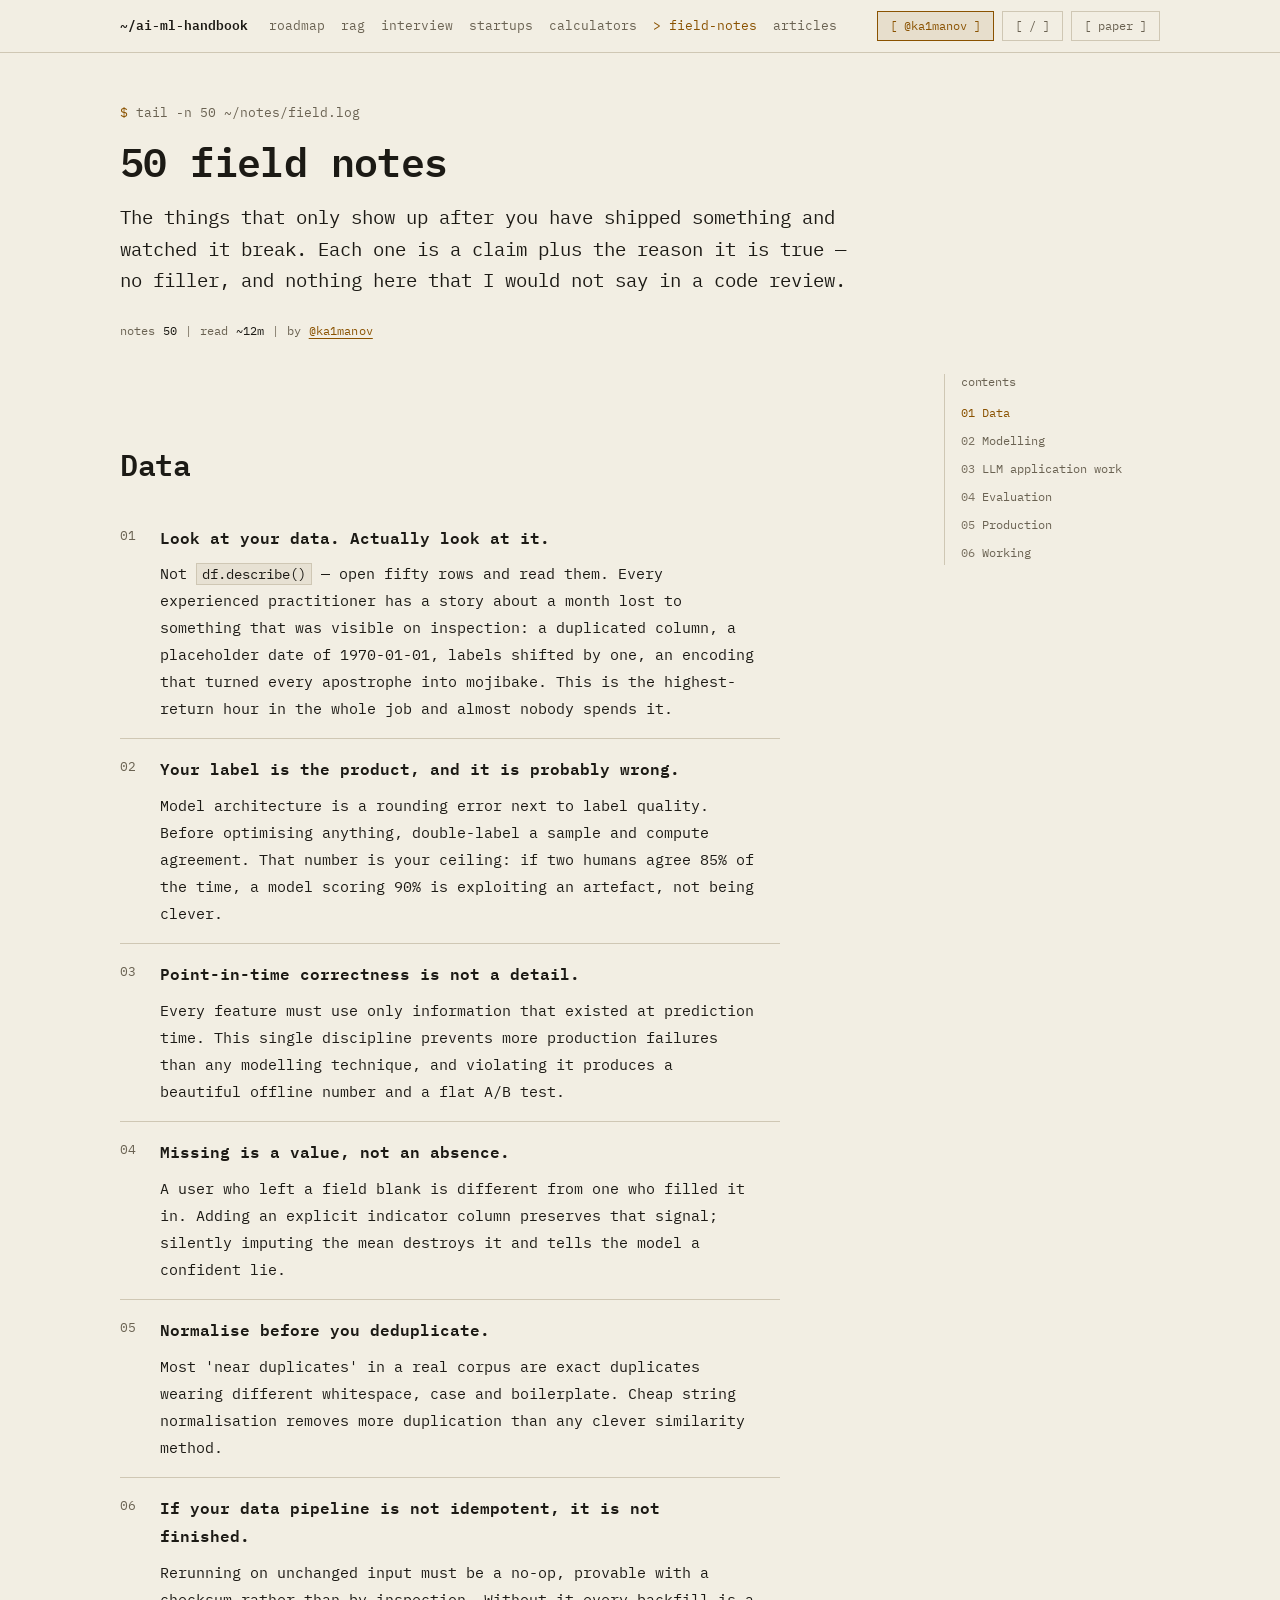
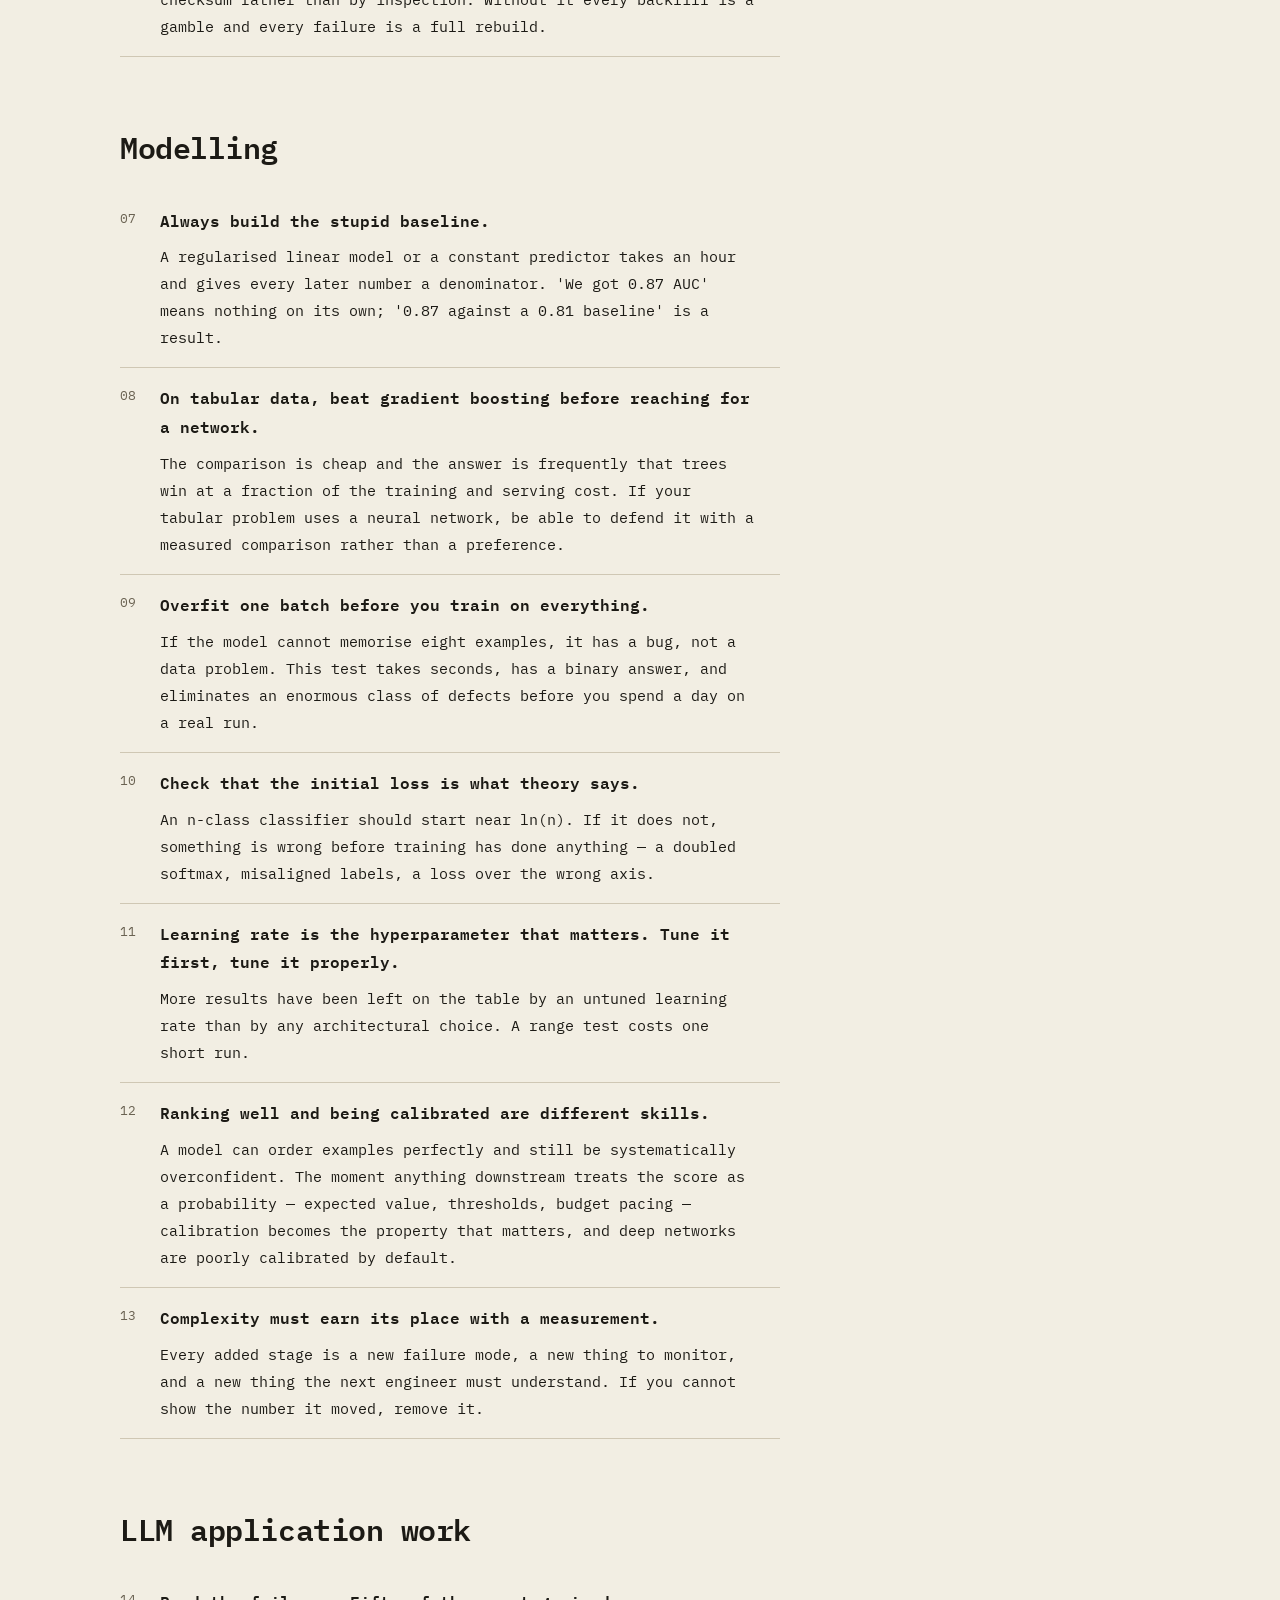
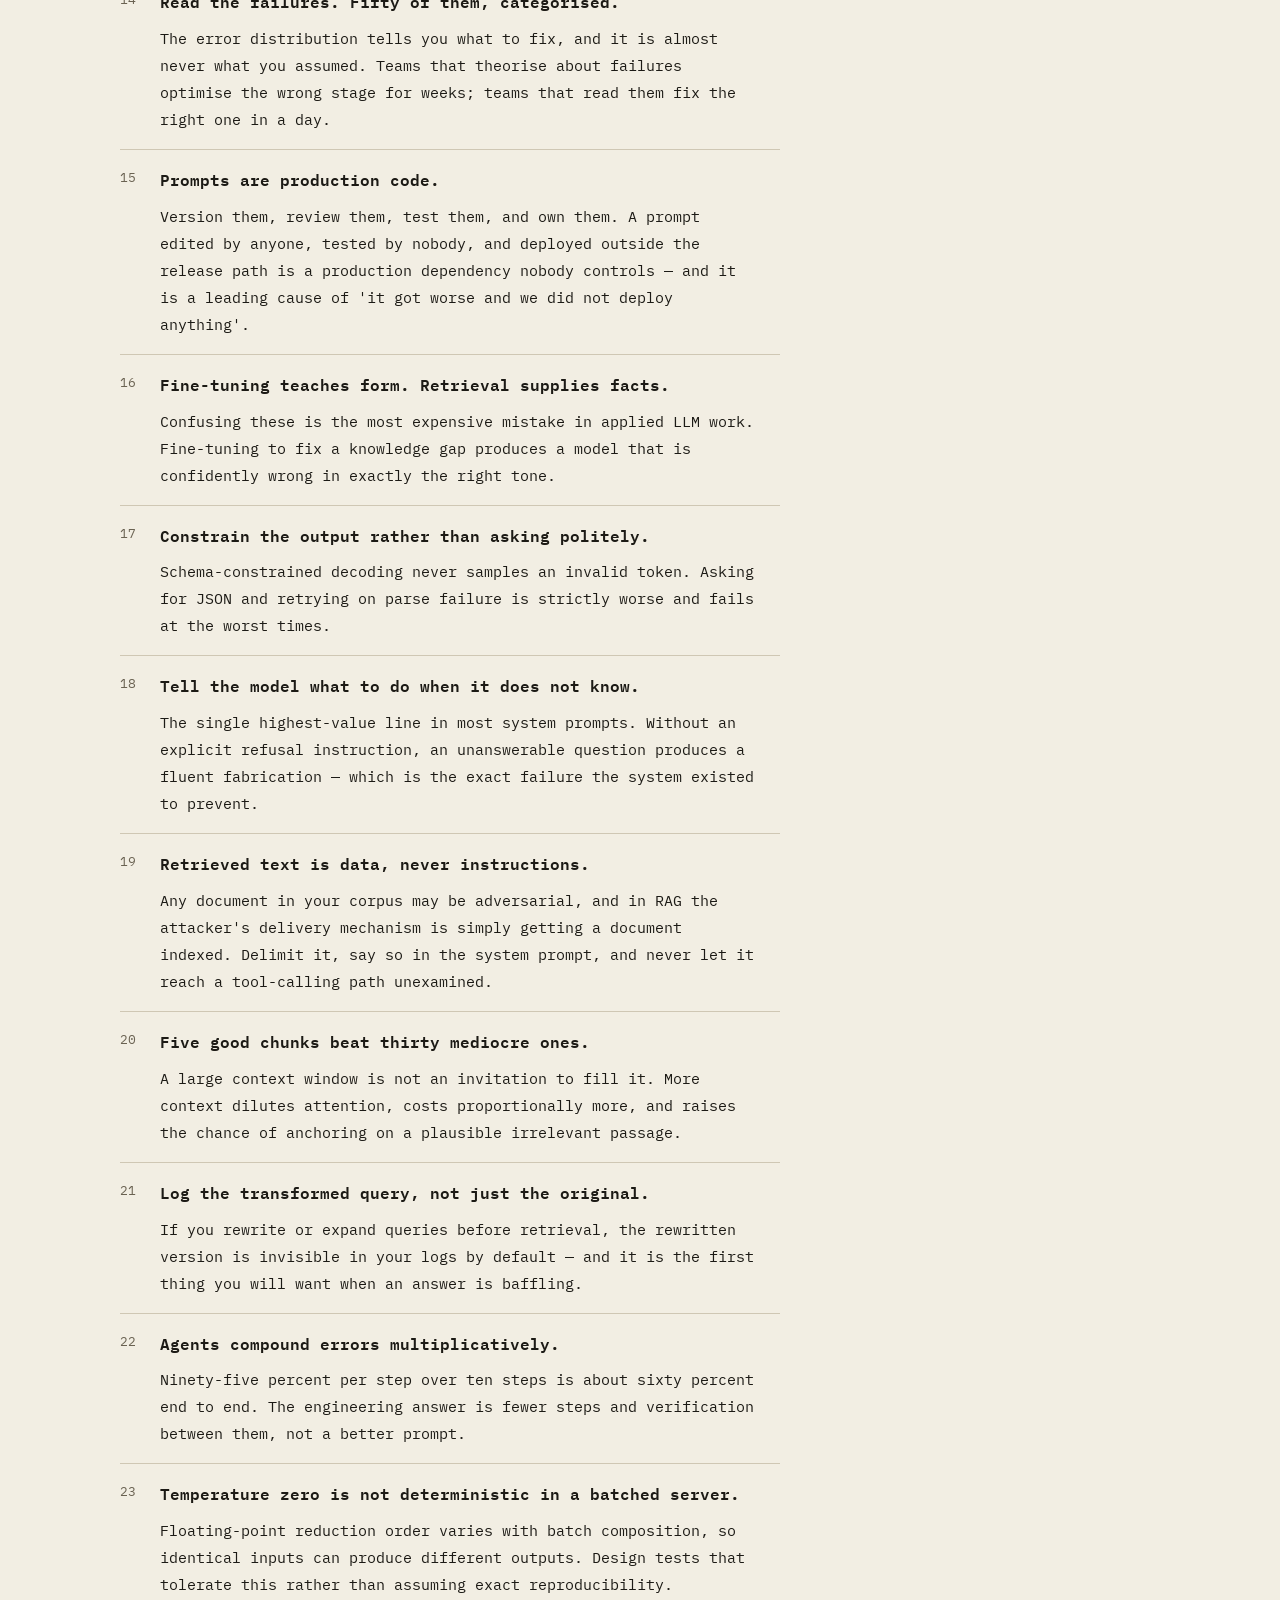
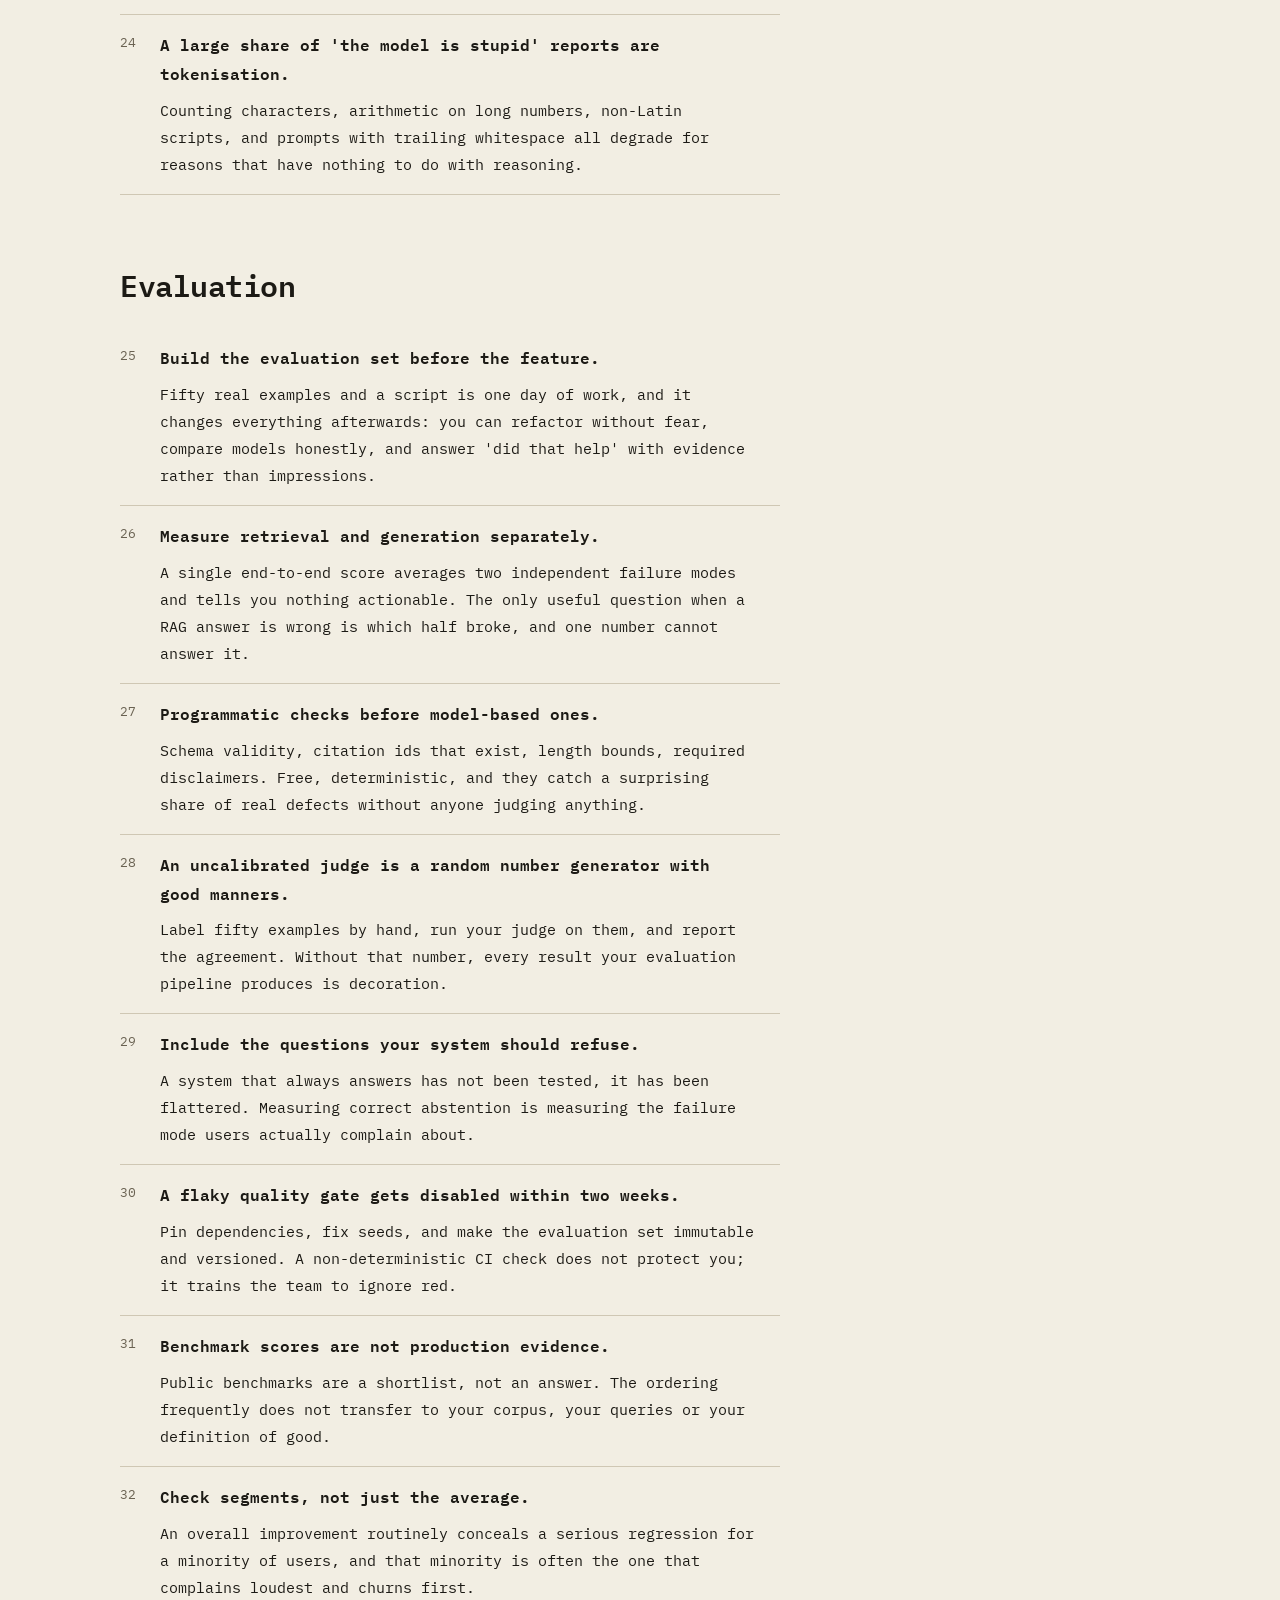
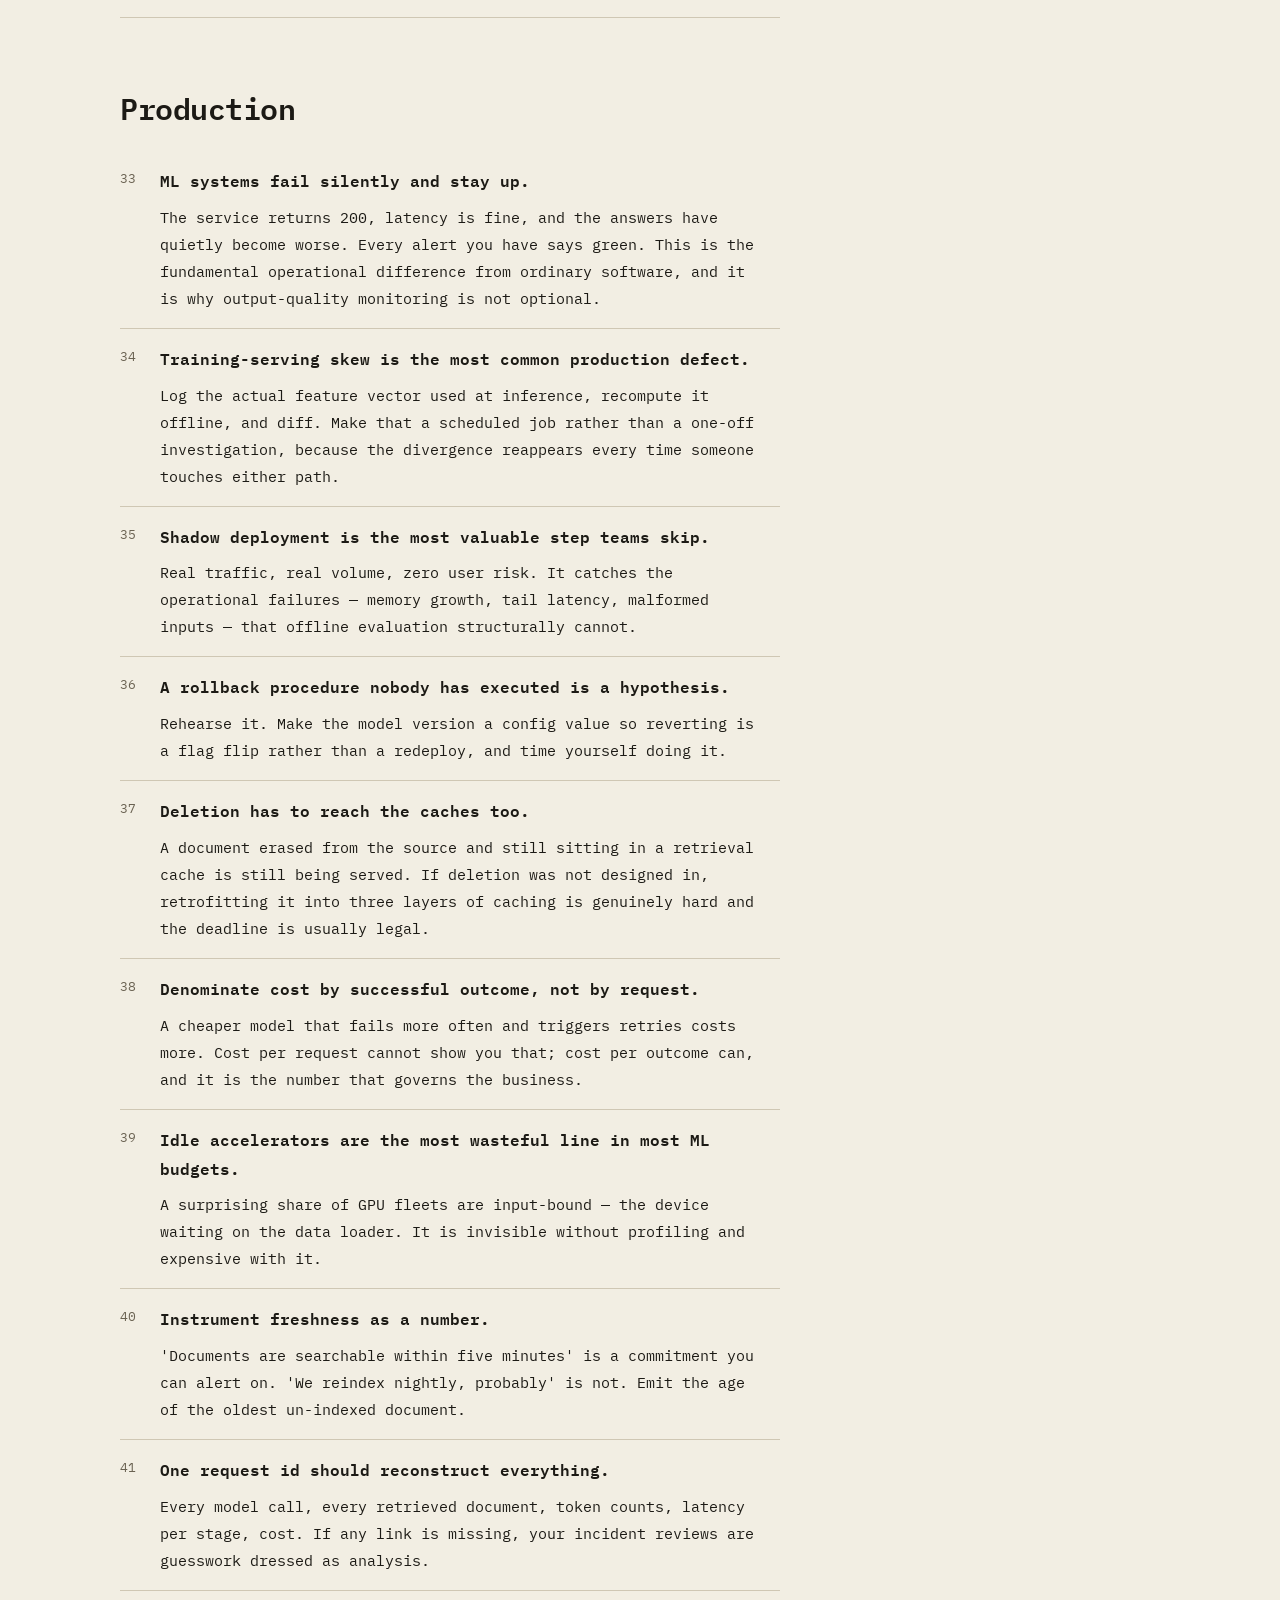
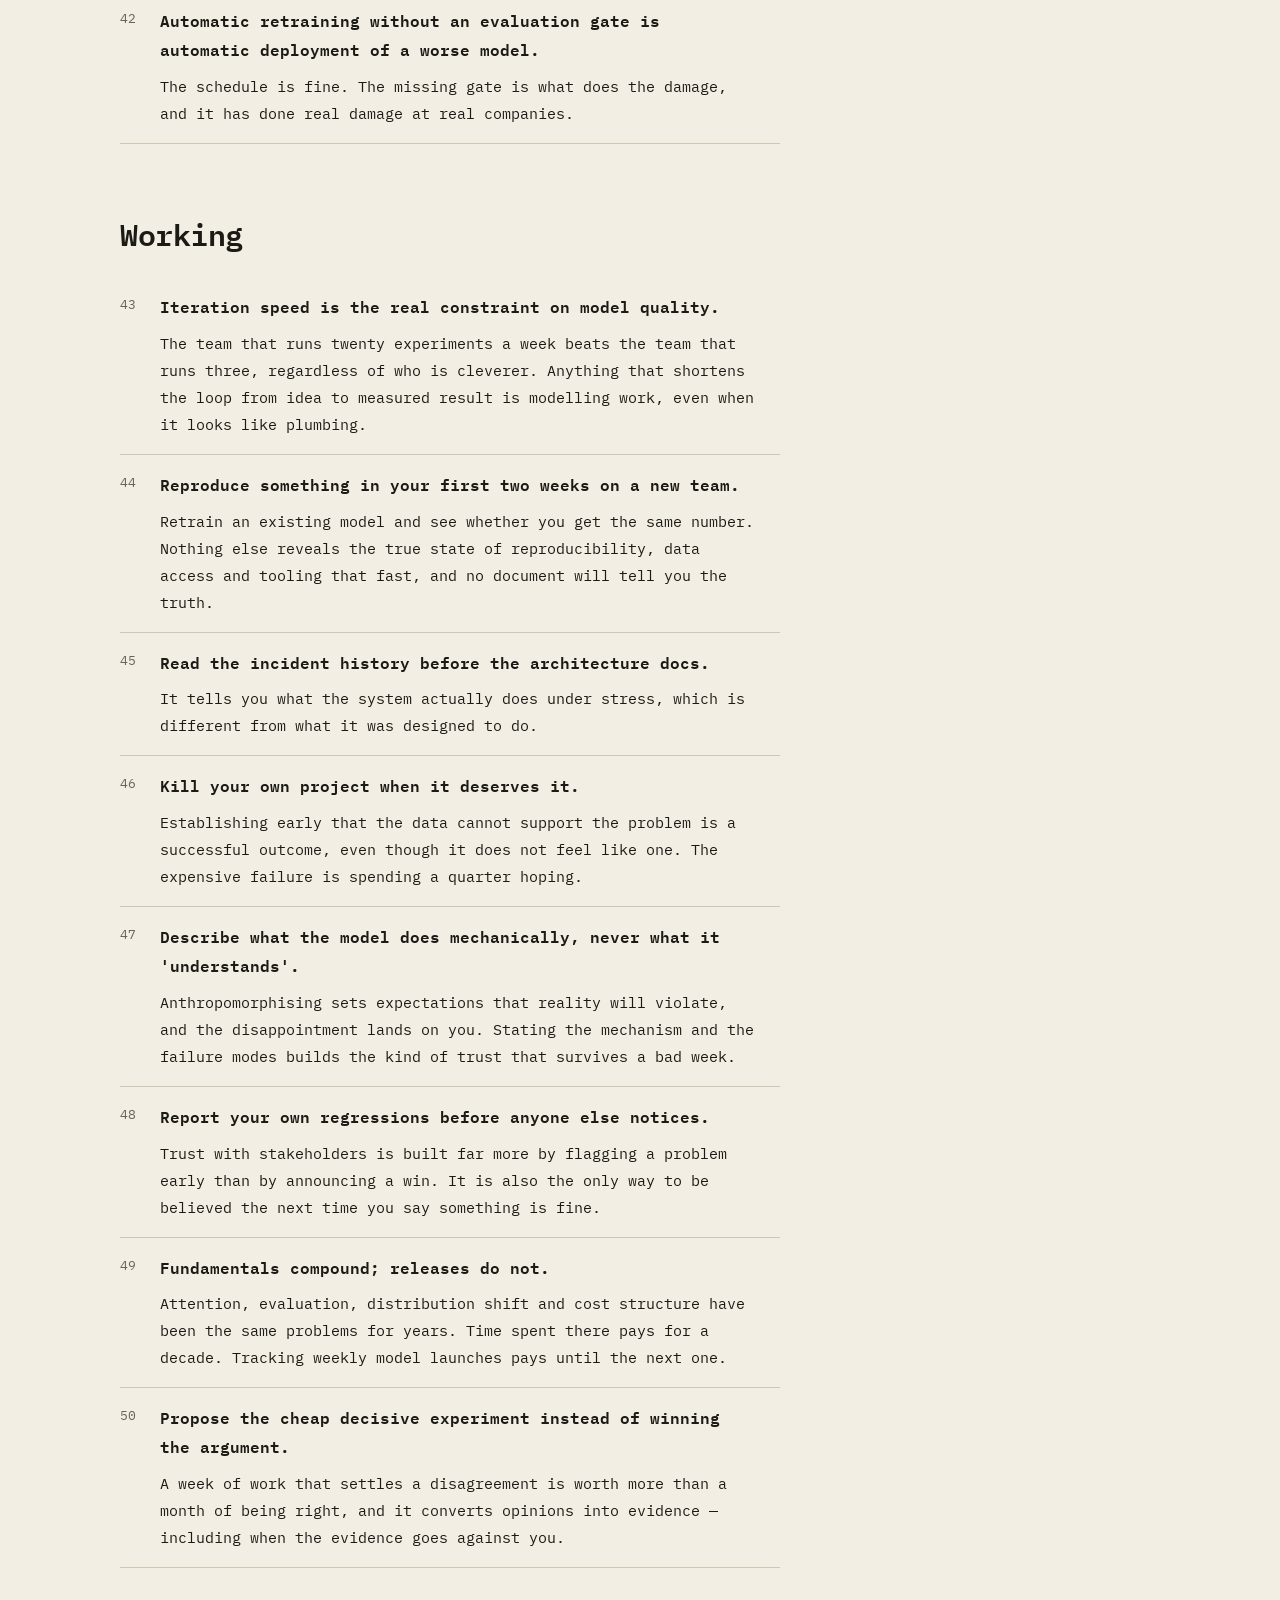
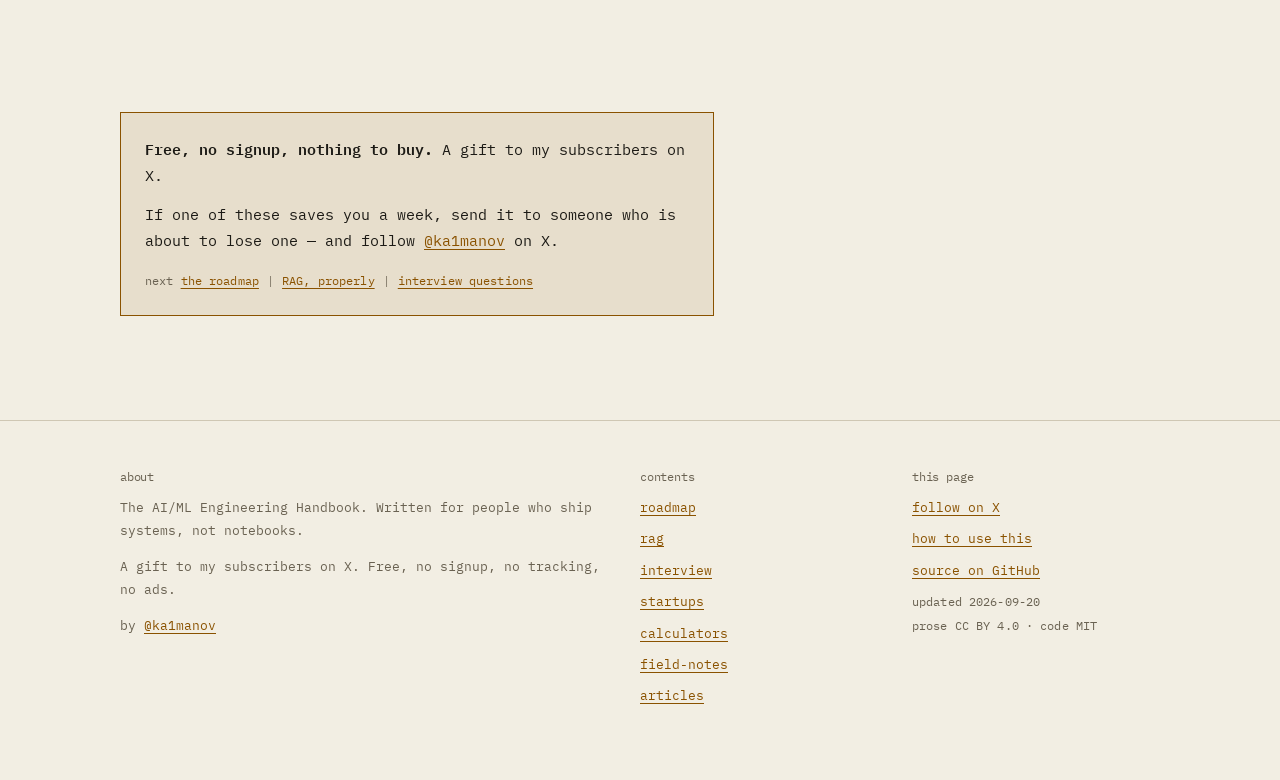
<file: tips.html>
<!doctype html>
<html lang="en" data-base="./">
<head>
<meta charset="utf-8">
<meta name="viewport" content="width=device-width, initial-scale=1, viewport-fit=cover">
<title>50 Field Notes for AI/ML Engineers</title>
<meta name="description" content="Fifty concentrated, opinionated lessons from building machine learning systems that run in production — each one a claim and the reason it is true.">
<link rel="canonical" href="https://ka1manov.github.io/ai-ml-handbook/tips.html">
<meta property="og:type" content="article">
<meta property="og:site_name" content="The AI/ML Engineering Handbook">
<meta property="og:title" content="50 Field Notes for AI/ML Engineers">
<meta property="og:description" content="Fifty concentrated, opinionated lessons from building machine learning systems that run in production — each one a claim and the reason it is true.">
<meta property="og:url" content="https://ka1manov.github.io/ai-ml-handbook/tips.html">
<meta property="og:image" content="https://ka1manov.github.io/ai-ml-handbook/assets/img/og-tips.png">
<meta property="og:image:width" content="1200">
<meta property="og:image:height" content="630">
<meta property="og:image:alt" content="Terminal-style card reading "50 Field Notes for AI/ML Engineers". From the AI/ML Engineering Handbook by @ka1manov.">
<meta name="twitter:card" content="summary_large_image">
<meta name="twitter:site" content="@ka1manov">
<meta name="twitter:creator" content="@ka1manov">
<meta name="twitter:image" content="https://ka1manov.github.io/ai-ml-handbook/assets/img/og-tips.png">
<meta name="author" content="@ka1manov">
<meta name="theme-color" content="#0C0B08" media="(prefers-color-scheme: dark)">
<meta name="theme-color" content="#F2EEE3" media="(prefers-color-scheme: light)">
<script>try{document.documentElement.setAttribute('data-theme',localStorage.getItem('amh:theme')||(matchMedia('(prefers-color-scheme: light)').matches?'light':'dark'))}catch(e){document.documentElement.setAttribute('data-theme','dark')}</script>
<link rel="preconnect" href="https://fonts.googleapis.com">
<link rel="preconnect" href="https://fonts.gstatic.com" crossorigin>
<link rel="stylesheet" href="https://fonts.googleapis.com/css2?family=IBM+Plex+Mono:ital,wght@0,400;0,500;0,600;1,400&display=swap">
<link rel="stylesheet" href="./assets/css/site.css">
<link rel="icon" href="./assets/img/favicon.svg" type="image/svg+xml">
<script type="application/ld+json">{"@context":"https://schema.org","@type":"TechArticle","name":"50 Field Notes for AI/ML Engineers","headline":"50 Field Notes for AI/ML Engineers","description":"Fifty concentrated, opinionated lessons from building machine learning systems that run in production — each one a claim and the reason it is true.","url":"https://ka1manov.github.io/ai-ml-handbook/tips.html","image":"https://ka1manov.github.io/ai-ml-handbook/assets/img/og-tips.png","inLanguage":"en","author":{"@type":"Person","name":"@ka1manov","url":"https://x.com/ka1manov"},"publisher":{"@type":"Person","name":"@ka1manov","url":"https://x.com/ka1manov"},"license":"https://creativecommons.org/licenses/by/4.0/","isAccessibleForFree":true,"dateModified":"2026-09-20"}</script>
</head>
<body>
<a class="sr-only" href="#main">Skip to content</a>
<div class="readbar-track"><div class="readbar" data-readbar></div></div>
<header class="topbar">
  <div class="shell topbar__inner">
    <a class="topbar__brand" href="./index.html">~/<span class="topbar__brand-long">ai-ml-</span>handbook</a>
    <span class="topbar__by">by <a href="https://x.com/ka1manov" rel="me noopener" target="_blank">@ka1manov</a></span>
    <nav class="topbar__links" aria-label="Sections">
      <a href="./index.html">roadmap</a>
      <a href="./rag.html">rag</a>
      <a href="./interview.html">interview</a>
      <a href="./startups.html">startups</a>
      <a href="./calculators.html">calculators</a>
      <a href="./tips.html">field-notes</a>
      <a href="./articles/index.html">articles</a>
    </nav>
    <div class="topbar__tools">
      <a class="btn btn--follow" href="https://x.com/ka1manov" rel="me noopener" target="_blank">[ @ka1manov ]</a>
      <button class="btn" type="button" data-search-open aria-label="Search the handbook">[ / ]</button>
      <button class="btn" type="button" data-theme-toggle>[ crt ]</button>
      <button class="btn" type="button" data-nav-toggle>[ menu ]</button>
    </div>
  </div>
  <div class="shell">
    <nav class="navmenu" id="navmenu" aria-label="Sections, compact" hidden>
      <a href="./index.html">roadmap</a>
      <a href="./rag.html">rag</a>
      <a href="./interview.html">interview</a>
      <a href="./startups.html">startups</a>
      <a href="./calculators.html">calculators</a>
      <a href="./tips.html">field-notes</a>
      <a href="./articles/index.html">articles</a>
      <a class="navmenu__follow" href="https://x.com/ka1manov" rel="me noopener" target="_blank">follow @ka1manov on X →</a>
    </nav>
  </div>
</header>
<main id="main">
<div class="shell">

<section class="pagehead" style="border-bottom:0">
  <p class="prompt">tail -n 50 ~/notes/field.log</p>
  <h1>50 field notes</h1>
  <p class="lede">The things that only show up after you have shipped something and watched it break. Each one is a claim plus the reason it is true — no filler, and nothing here that I would not say in a code review.</p>
  <p class="meta"><span class="k">notes</span> <span class="v">50</span><span class="sep">|</span><span class="k">read</span> <span class="v">~12m</span><span class="sep">|</span><span class="k">by</span> <span class="v"><a href="https://x.com/ka1manov" rel="me noopener" target="_blank">@ka1manov</a></span></p>
</section>

<div class="withaside">
<aside class="withaside__nav">
  <nav class="rail" data-rail aria-label="On this page">
    <h2>contents</h2>
    <ol>
      <li><a href="#data">Data</a></li>
      <li><a href="#modelling">Modelling</a></li>
      <li><a href="#llm-application-work">LLM application work</a></li>
      <li><a href="#evaluation">Evaluation</a></li>
      <li><a href="#production">Production</a></li>
      <li><a href="#working">Working</a></li>
    </ol>
  </nav>
</aside>
<div class="withaside__main">

<section class="section" id="data">
  <div class="prose">
    <h2>Data</h2>
  </div>
  <div style="margin-top:var(--sp-5)">
    <div class="tip">
      <span class="tip__n">01</span>
      <div class="tip__body"><b>Look at your data. Actually look at it.</b>Not <code>df.describe()</code> — open fifty rows and read them. Every experienced practitioner has a story about a month lost to something that was visible on inspection: a duplicated column, a placeholder date of 1970-01-01, labels shifted by one, an encoding that turned every apostrophe into mojibake. This is the highest-return hour in the whole job and almost nobody spends it.</div>
    </div>
    <div class="tip">
      <span class="tip__n">02</span>
      <div class="tip__body"><b>Your label is the product, and it is probably wrong.</b>Model architecture is a rounding error next to label quality. Before optimising anything, double-label a sample and compute agreement. That number is your ceiling: if two humans agree 85% of the time, a model scoring 90% is exploiting an artefact, not being clever.</div>
    </div>
    <div class="tip">
      <span class="tip__n">03</span>
      <div class="tip__body"><b>Point-in-time correctness is not a detail.</b>Every feature must use only information that existed at prediction time. This single discipline prevents more production failures than any modelling technique, and violating it produces a beautiful offline number and a flat A/B test.</div>
    </div>
    <div class="tip">
      <span class="tip__n">04</span>
      <div class="tip__body"><b>Missing is a value, not an absence.</b>A user who left a field blank is different from one who filled it in. Adding an explicit indicator column preserves that signal; silently imputing the mean destroys it and tells the model a confident lie.</div>
    </div>
    <div class="tip">
      <span class="tip__n">05</span>
      <div class="tip__body"><b>Normalise before you deduplicate.</b>Most 'near duplicates' in a real corpus are exact duplicates wearing different whitespace, case and boilerplate. Cheap string normalisation removes more duplication than any clever similarity method.</div>
    </div>
    <div class="tip">
      <span class="tip__n">06</span>
      <div class="tip__body"><b>If your data pipeline is not idempotent, it is not finished.</b>Rerunning on unchanged input must be a no-op, provable with a checksum rather than by inspection. Without it every backfill is a gamble and every failure is a full rebuild.</div>
    </div>
  </div>
</section>

<section class="section" id="modelling">
  <div class="prose">
    <h2>Modelling</h2>
  </div>
  <div style="margin-top:var(--sp-5)">
    <div class="tip">
      <span class="tip__n">07</span>
      <div class="tip__body"><b>Always build the stupid baseline.</b>A regularised linear model or a constant predictor takes an hour and gives every later number a denominator. 'We got 0.87 AUC' means nothing on its own; '0.87 against a 0.81 baseline' is a result.</div>
    </div>
    <div class="tip">
      <span class="tip__n">08</span>
      <div class="tip__body"><b>On tabular data, beat gradient boosting before reaching for a network.</b>The comparison is cheap and the answer is frequently that trees win at a fraction of the training and serving cost. If your tabular problem uses a neural network, be able to defend it with a measured comparison rather than a preference.</div>
    </div>
    <div class="tip">
      <span class="tip__n">09</span>
      <div class="tip__body"><b>Overfit one batch before you train on everything.</b>If the model cannot memorise eight examples, it has a bug, not a data problem. This test takes seconds, has a binary answer, and eliminates an enormous class of defects before you spend a day on a real run.</div>
    </div>
    <div class="tip">
      <span class="tip__n">10</span>
      <div class="tip__body"><b>Check that the initial loss is what theory says.</b>An n-class classifier should start near ln(n). If it does not, something is wrong before training has done anything — a doubled softmax, misaligned labels, a loss over the wrong axis.</div>
    </div>
    <div class="tip">
      <span class="tip__n">11</span>
      <div class="tip__body"><b>Learning rate is the hyperparameter that matters. Tune it first, tune it properly.</b>More results have been left on the table by an untuned learning rate than by any architectural choice. A range test costs one short run.</div>
    </div>
    <div class="tip">
      <span class="tip__n">12</span>
      <div class="tip__body"><b>Ranking well and being calibrated are different skills.</b>A model can order examples perfectly and still be systematically overconfident. The moment anything downstream treats the score as a probability — expected value, thresholds, budget pacing — calibration becomes the property that matters, and deep networks are poorly calibrated by default.</div>
    </div>
    <div class="tip">
      <span class="tip__n">13</span>
      <div class="tip__body"><b>Complexity must earn its place with a measurement.</b>Every added stage is a new failure mode, a new thing to monitor, and a new thing the next engineer must understand. If you cannot show the number it moved, remove it.</div>
    </div>
  </div>
</section>

<section class="section" id="llm-application-work">
  <div class="prose">
    <h2>LLM application work</h2>
  </div>
  <div style="margin-top:var(--sp-5)">
    <div class="tip">
      <span class="tip__n">14</span>
      <div class="tip__body"><b>Read the failures. Fifty of them, categorised.</b>The error distribution tells you what to fix, and it is almost never what you assumed. Teams that theorise about failures optimise the wrong stage for weeks; teams that read them fix the right one in a day.</div>
    </div>
    <div class="tip">
      <span class="tip__n">15</span>
      <div class="tip__body"><b>Prompts are production code.</b>Version them, review them, test them, and own them. A prompt edited by anyone, tested by nobody, and deployed outside the release path is a production dependency nobody controls — and it is a leading cause of 'it got worse and we did not deploy anything'.</div>
    </div>
    <div class="tip">
      <span class="tip__n">16</span>
      <div class="tip__body"><b>Fine-tuning teaches form. Retrieval supplies facts.</b>Confusing these is the most expensive mistake in applied LLM work. Fine-tuning to fix a knowledge gap produces a model that is confidently wrong in exactly the right tone.</div>
    </div>
    <div class="tip">
      <span class="tip__n">17</span>
      <div class="tip__body"><b>Constrain the output rather than asking politely.</b>Schema-constrained decoding never samples an invalid token. Asking for JSON and retrying on parse failure is strictly worse and fails at the worst times.</div>
    </div>
    <div class="tip">
      <span class="tip__n">18</span>
      <div class="tip__body"><b>Tell the model what to do when it does not know.</b>The single highest-value line in most system prompts. Without an explicit refusal instruction, an unanswerable question produces a fluent fabrication — which is the exact failure the system existed to prevent.</div>
    </div>
    <div class="tip">
      <span class="tip__n">19</span>
      <div class="tip__body"><b>Retrieved text is data, never instructions.</b>Any document in your corpus may be adversarial, and in RAG the attacker's delivery mechanism is simply getting a document indexed. Delimit it, say so in the system prompt, and never let it reach a tool-calling path unexamined.</div>
    </div>
    <div class="tip">
      <span class="tip__n">20</span>
      <div class="tip__body"><b>Five good chunks beat thirty mediocre ones.</b>A large context window is not an invitation to fill it. More context dilutes attention, costs proportionally more, and raises the chance of anchoring on a plausible irrelevant passage.</div>
    </div>
    <div class="tip">
      <span class="tip__n">21</span>
      <div class="tip__body"><b>Log the transformed query, not just the original.</b>If you rewrite or expand queries before retrieval, the rewritten version is invisible in your logs by default — and it is the first thing you will want when an answer is baffling.</div>
    </div>
    <div class="tip">
      <span class="tip__n">22</span>
      <div class="tip__body"><b>Agents compound errors multiplicatively.</b>Ninety-five percent per step over ten steps is about sixty percent end to end. The engineering answer is fewer steps and verification between them, not a better prompt.</div>
    </div>
    <div class="tip">
      <span class="tip__n">23</span>
      <div class="tip__body"><b>Temperature zero is not deterministic in a batched server.</b>Floating-point reduction order varies with batch composition, so identical inputs can produce different outputs. Design tests that tolerate this rather than assuming exact reproducibility.</div>
    </div>
    <div class="tip">
      <span class="tip__n">24</span>
      <div class="tip__body"><b>A large share of 'the model is stupid' reports are tokenisation.</b>Counting characters, arithmetic on long numbers, non-Latin scripts, and prompts with trailing whitespace all degrade for reasons that have nothing to do with reasoning.</div>
    </div>
  </div>
</section>

<section class="section" id="evaluation">
  <div class="prose">
    <h2>Evaluation</h2>
  </div>
  <div style="margin-top:var(--sp-5)">
    <div class="tip">
      <span class="tip__n">25</span>
      <div class="tip__body"><b>Build the evaluation set before the feature.</b>Fifty real examples and a script is one day of work, and it changes everything afterwards: you can refactor without fear, compare models honestly, and answer 'did that help' with evidence rather than impressions.</div>
    </div>
    <div class="tip">
      <span class="tip__n">26</span>
      <div class="tip__body"><b>Measure retrieval and generation separately.</b>A single end-to-end score averages two independent failure modes and tells you nothing actionable. The only useful question when a RAG answer is wrong is which half broke, and one number cannot answer it.</div>
    </div>
    <div class="tip">
      <span class="tip__n">27</span>
      <div class="tip__body"><b>Programmatic checks before model-based ones.</b>Schema validity, citation ids that exist, length bounds, required disclaimers. Free, deterministic, and they catch a surprising share of real defects without anyone judging anything.</div>
    </div>
    <div class="tip">
      <span class="tip__n">28</span>
      <div class="tip__body"><b>An uncalibrated judge is a random number generator with good manners.</b>Label fifty examples by hand, run your judge on them, and report the agreement. Without that number, every result your evaluation pipeline produces is decoration.</div>
    </div>
    <div class="tip">
      <span class="tip__n">29</span>
      <div class="tip__body"><b>Include the questions your system should refuse.</b>A system that always answers has not been tested, it has been flattered. Measuring correct abstention is measuring the failure mode users actually complain about.</div>
    </div>
    <div class="tip">
      <span class="tip__n">30</span>
      <div class="tip__body"><b>A flaky quality gate gets disabled within two weeks.</b>Pin dependencies, fix seeds, and make the evaluation set immutable and versioned. A non-deterministic CI check does not protect you; it trains the team to ignore red.</div>
    </div>
    <div class="tip">
      <span class="tip__n">31</span>
      <div class="tip__body"><b>Benchmark scores are not production evidence.</b>Public benchmarks are a shortlist, not an answer. The ordering frequently does not transfer to your corpus, your queries or your definition of good.</div>
    </div>
    <div class="tip">
      <span class="tip__n">32</span>
      <div class="tip__body"><b>Check segments, not just the average.</b>An overall improvement routinely conceals a serious regression for a minority of users, and that minority is often the one that complains loudest and churns first.</div>
    </div>
  </div>
</section>

<section class="section" id="production">
  <div class="prose">
    <h2>Production</h2>
  </div>
  <div style="margin-top:var(--sp-5)">
    <div class="tip">
      <span class="tip__n">33</span>
      <div class="tip__body"><b>ML systems fail silently and stay up.</b>The service returns 200, latency is fine, and the answers have quietly become worse. Every alert you have says green. This is the fundamental operational difference from ordinary software, and it is why output-quality monitoring is not optional.</div>
    </div>
    <div class="tip">
      <span class="tip__n">34</span>
      <div class="tip__body"><b>Training-serving skew is the most common production defect.</b>Log the actual feature vector used at inference, recompute it offline, and diff. Make that a scheduled job rather than a one-off investigation, because the divergence reappears every time someone touches either path.</div>
    </div>
    <div class="tip">
      <span class="tip__n">35</span>
      <div class="tip__body"><b>Shadow deployment is the most valuable step teams skip.</b>Real traffic, real volume, zero user risk. It catches the operational failures — memory growth, tail latency, malformed inputs — that offline evaluation structurally cannot.</div>
    </div>
    <div class="tip">
      <span class="tip__n">36</span>
      <div class="tip__body"><b>A rollback procedure nobody has executed is a hypothesis.</b>Rehearse it. Make the model version a config value so reverting is a flag flip rather than a redeploy, and time yourself doing it.</div>
    </div>
    <div class="tip">
      <span class="tip__n">37</span>
      <div class="tip__body"><b>Deletion has to reach the caches too.</b>A document erased from the source and still sitting in a retrieval cache is still being served. If deletion was not designed in, retrofitting it into three layers of caching is genuinely hard and the deadline is usually legal.</div>
    </div>
    <div class="tip">
      <span class="tip__n">38</span>
      <div class="tip__body"><b>Denominate cost by successful outcome, not by request.</b>A cheaper model that fails more often and triggers retries costs more. Cost per request cannot show you that; cost per outcome can, and it is the number that governs the business.</div>
    </div>
    <div class="tip">
      <span class="tip__n">39</span>
      <div class="tip__body"><b>Idle accelerators are the most wasteful line in most ML budgets.</b>A surprising share of GPU fleets are input-bound — the device waiting on the data loader. It is invisible without profiling and expensive with it.</div>
    </div>
    <div class="tip">
      <span class="tip__n">40</span>
      <div class="tip__body"><b>Instrument freshness as a number.</b>'Documents are searchable within five minutes' is a commitment you can alert on. 'We reindex nightly, probably' is not. Emit the age of the oldest un-indexed document.</div>
    </div>
    <div class="tip">
      <span class="tip__n">41</span>
      <div class="tip__body"><b>One request id should reconstruct everything.</b>Every model call, every retrieved document, token counts, latency per stage, cost. If any link is missing, your incident reviews are guesswork dressed as analysis.</div>
    </div>
    <div class="tip">
      <span class="tip__n">42</span>
      <div class="tip__body"><b>Automatic retraining without an evaluation gate is automatic deployment of a worse model.</b>The schedule is fine. The missing gate is what does the damage, and it has done real damage at real companies.</div>
    </div>
  </div>
</section>

<section class="section" id="working">
  <div class="prose">
    <h2>Working</h2>
  </div>
  <div style="margin-top:var(--sp-5)">
    <div class="tip">
      <span class="tip__n">43</span>
      <div class="tip__body"><b>Iteration speed is the real constraint on model quality.</b>The team that runs twenty experiments a week beats the team that runs three, regardless of who is cleverer. Anything that shortens the loop from idea to measured result is modelling work, even when it looks like plumbing.</div>
    </div>
    <div class="tip">
      <span class="tip__n">44</span>
      <div class="tip__body"><b>Reproduce something in your first two weeks on a new team.</b>Retrain an existing model and see whether you get the same number. Nothing else reveals the true state of reproducibility, data access and tooling that fast, and no document will tell you the truth.</div>
    </div>
    <div class="tip">
      <span class="tip__n">45</span>
      <div class="tip__body"><b>Read the incident history before the architecture docs.</b>It tells you what the system actually does under stress, which is different from what it was designed to do.</div>
    </div>
    <div class="tip">
      <span class="tip__n">46</span>
      <div class="tip__body"><b>Kill your own project when it deserves it.</b>Establishing early that the data cannot support the problem is a successful outcome, even though it does not feel like one. The expensive failure is spending a quarter hoping.</div>
    </div>
    <div class="tip">
      <span class="tip__n">47</span>
      <div class="tip__body"><b>Describe what the model does mechanically, never what it 'understands'.</b>Anthropomorphising sets expectations that reality will violate, and the disappointment lands on you. Stating the mechanism and the failure modes builds the kind of trust that survives a bad week.</div>
    </div>
    <div class="tip">
      <span class="tip__n">48</span>
      <div class="tip__body"><b>Report your own regressions before anyone else notices.</b>Trust with stakeholders is built far more by flagging a problem early than by announcing a win. It is also the only way to be believed the next time you say something is fine.</div>
    </div>
    <div class="tip">
      <span class="tip__n">49</span>
      <div class="tip__body"><b>Fundamentals compound; releases do not.</b>Attention, evaluation, distribution shift and cost structure have been the same problems for years. Time spent there pays for a decade. Tracking weekly model launches pays until the next one.</div>
    </div>
    <div class="tip">
      <span class="tip__n">50</span>
      <div class="tip__body"><b>Propose the cheap decisive experiment instead of winning the argument.</b>A week of work that settles a disagreement is worth more than a month of being right, and it converts opinions into evidence — including when the evidence goes against you.</div>
    </div>
  </div>
</section>

<section class="section">
  <div class="follow">
    <p><b>Free, no signup, nothing to buy.</b> A gift to my subscribers on X.</p>
    <p>If one of these saves you a week, send it to someone who is about to lose one — and follow <a href="https://x.com/ka1manov" rel="me noopener" target="_blank">@ka1manov</a> on X.</p>
    <p class="meta" style="margin-top:var(--sp-4)"><span class="k">next</span> <span class="v"><a href="index.html">the roadmap</a></span><span class="sep">|</span><span class="v"><a href="rag.html">RAG, properly</a></span><span class="sep">|</span><span class="v"><a href="interview.html">interview questions</a></span></p>
  </div>
</section>

</div>
</div>

</div>
</main>

<footer class="footer">
  <div class="shell footer__grid">
    <div>
      <h2>about</h2>
      <p>The AI/ML Engineering Handbook. Written for people who ship systems, not notebooks.</p>
      <p style="margin-top:var(--sp-3)">A gift to my subscribers on X. Free, no signup, no tracking, no ads.</p>
      <p style="margin-top:var(--sp-3)">by <a href="https://x.com/ka1manov" rel="me noopener" target="_blank">@ka1manov</a></p>
    </div>
    <div>
      <h2>contents</h2>
      <ul>
        <li><a href="./index.html">roadmap</a></li>
        <li><a href="./rag.html">rag</a></li>
        <li><a href="./interview.html">interview</a></li>
        <li><a href="./startups.html">startups</a></li>
        <li><a href="./calculators.html">calculators</a></li>
        <li><a href="./tips.html">field-notes</a></li>
        <li><a href="./articles/index.html">articles</a></li>
      </ul>
    </div>
    <div>
      <h2>this page</h2>
      <ul>
        <li><a href="https://x.com/ka1manov" rel="noopener" target="_blank">follow on X</a></li>
        <li><a href="./index.html#how-to-use">how to use this</a></li>
        <li><a href="https://github.com/ka1manov/ai-ml-handbook" rel="noopener" target="_blank">source on GitHub</a></li>
        <li><span class="meta">updated 2026-09-20<br>prose CC BY 4.0 · code MIT</span></li>
      </ul>
    </div>
  </div>
</footer>

<div class="search" id="search" role="dialog" aria-modal="true" aria-label="Search the handbook" hidden>
  <div class="search__panel">
    <input class="search__input" type="search" placeholder="search the handbook…" aria-label="Search query" autocomplete="off" spellcheck="false">
    <ul class="search__results" role="listbox" aria-label="Search results"></ul>
    <p class="search__empty" hidden>No matches.</p>
    <p class="search__foot"><span class="kbd">↑</span> <span class="kbd">↓</span> to move · <span class="kbd">enter</span> to open · <span class="kbd">esc</span> to close</p>
  </div>
</div>

<script src="./assets/js/theme.js" defer></script>
<script src="./assets/js/nav.js" defer></script>
<script src="./assets/js/search.js" defer></script>
<script src="./assets/js/rail.js" defer></script>
</body>
</html>
</file>
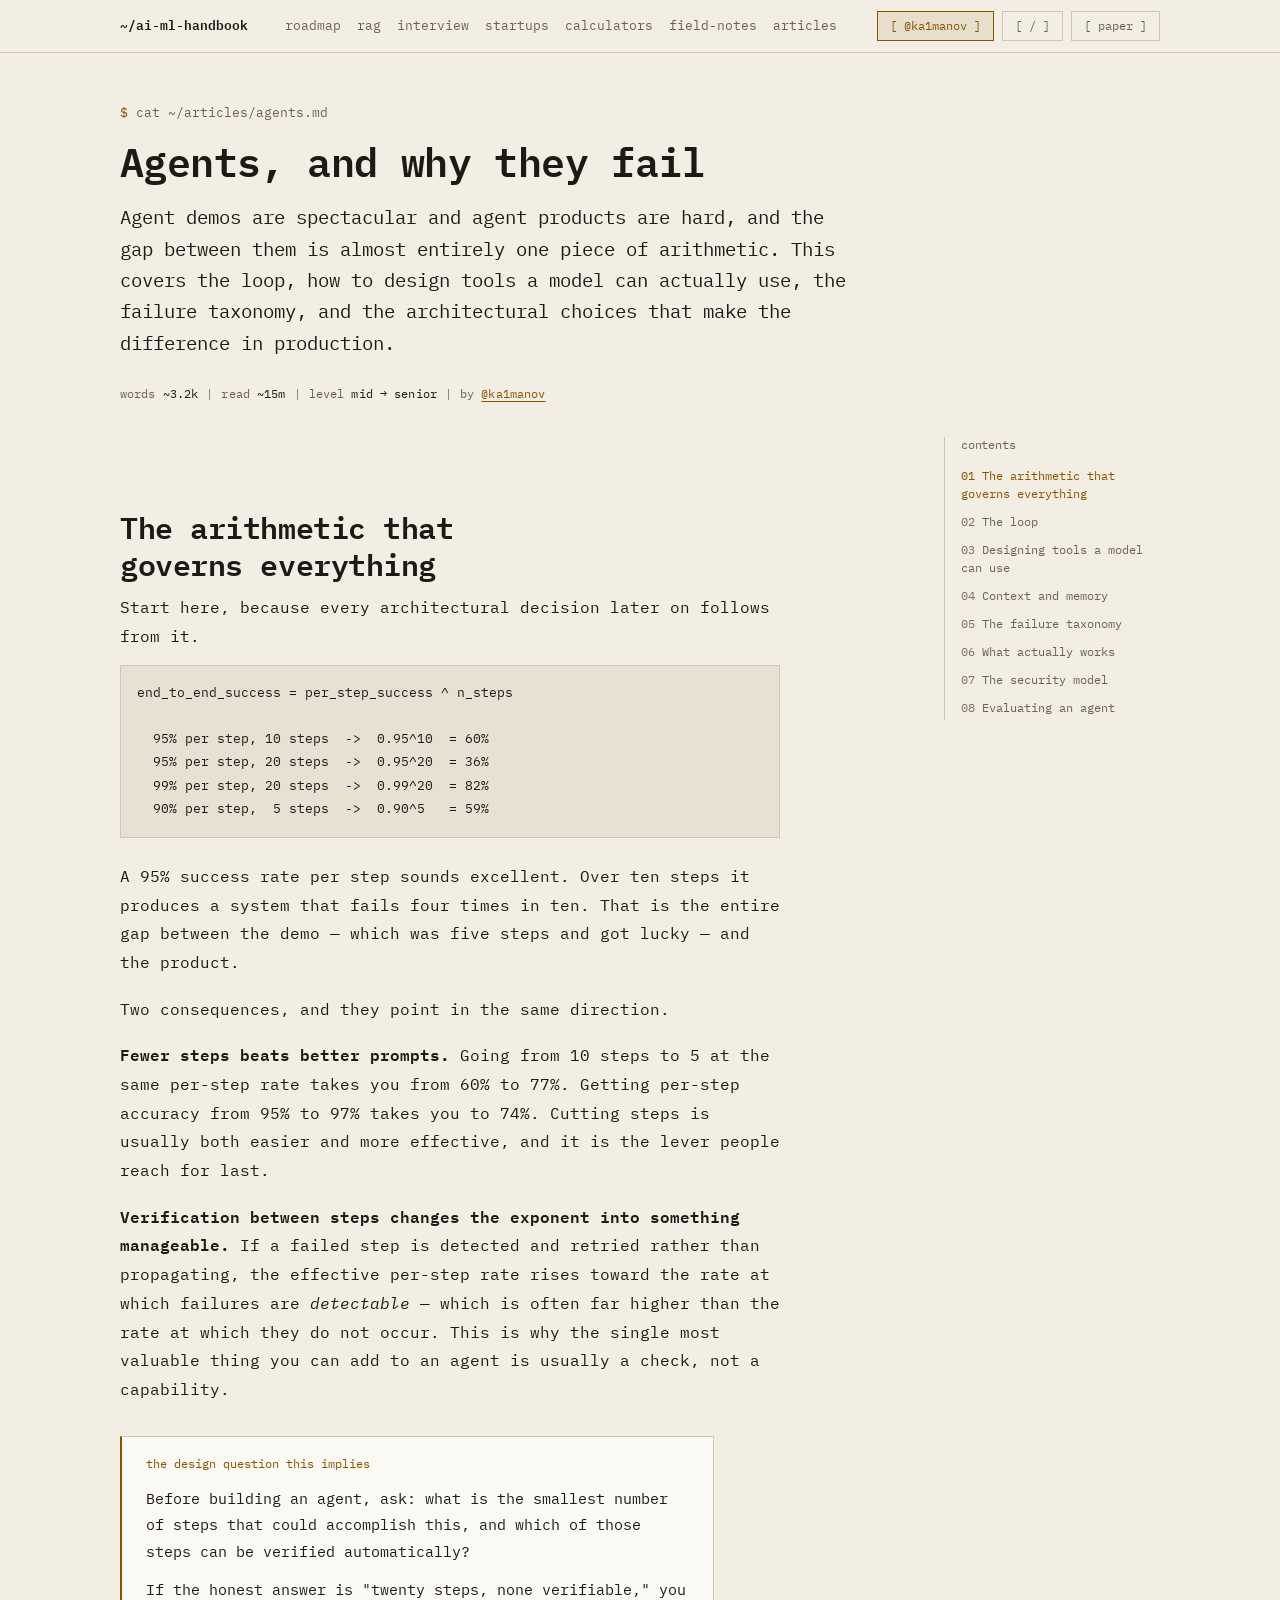
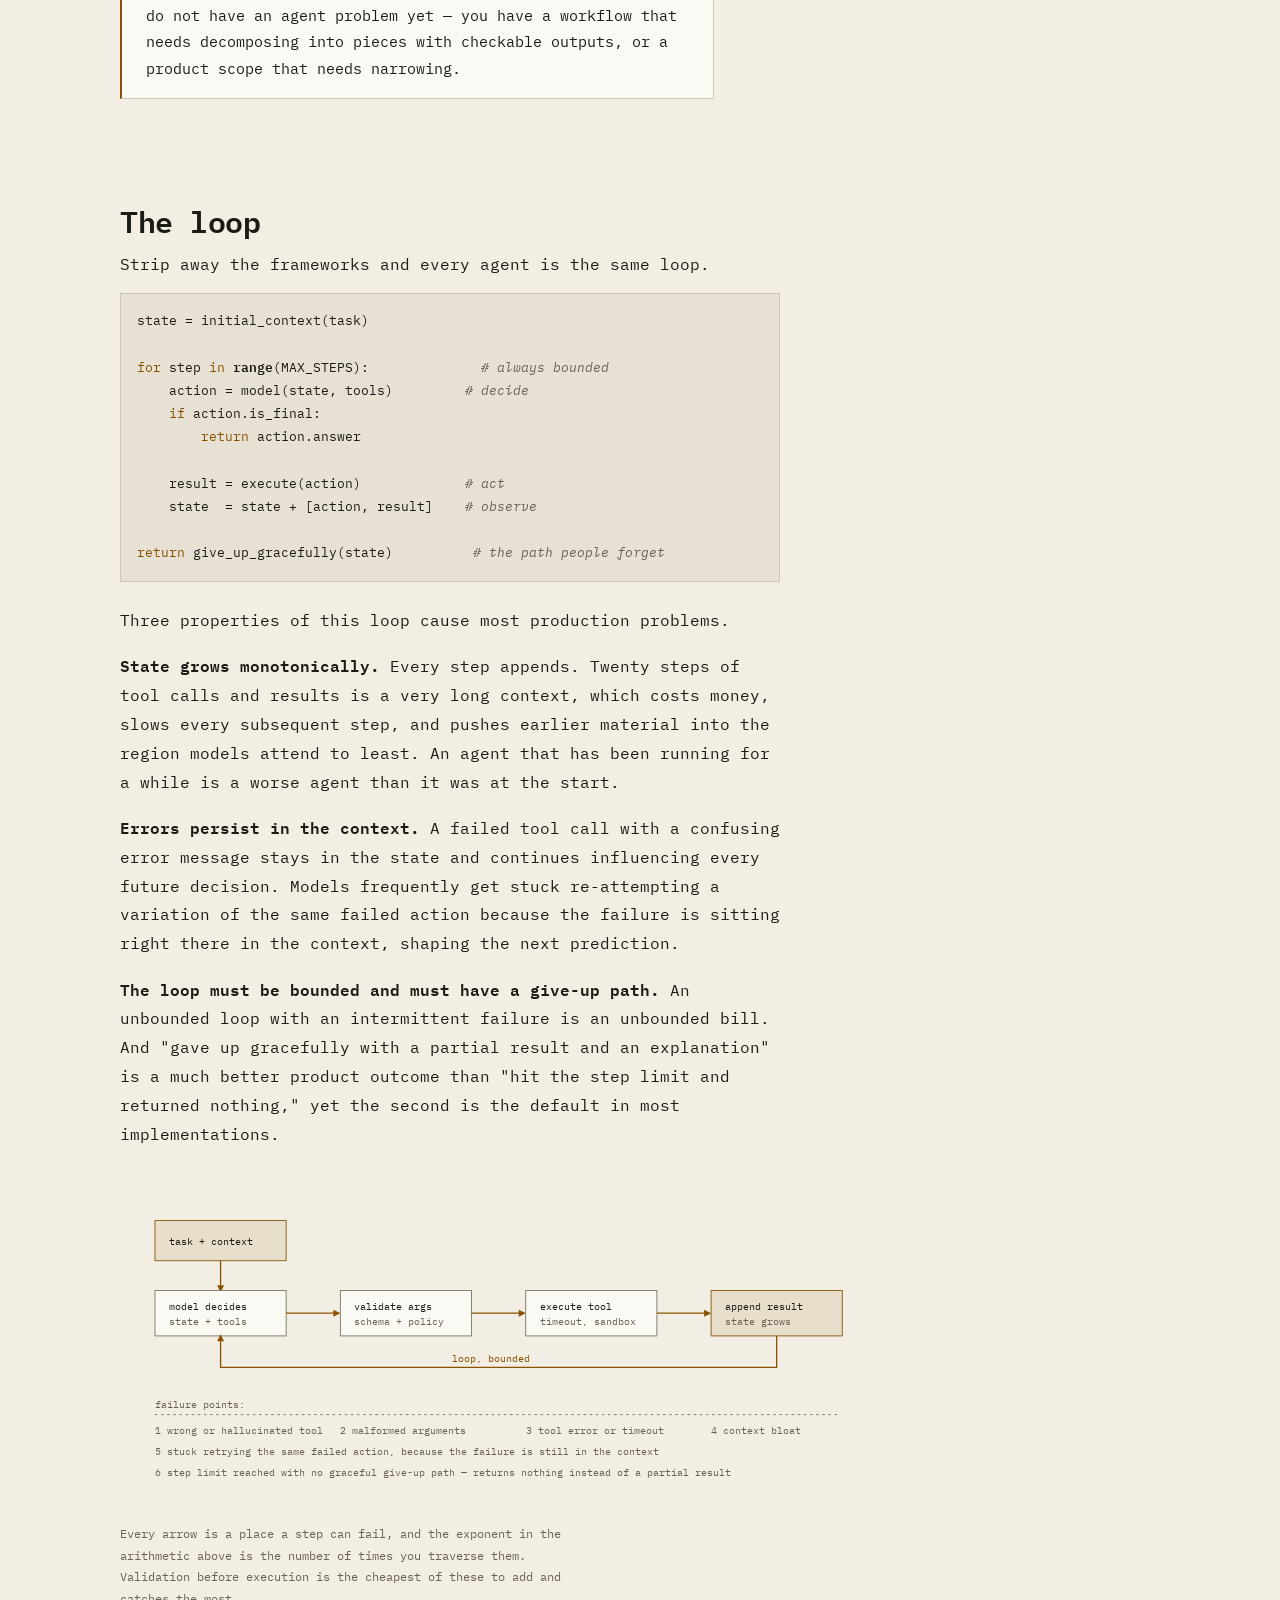
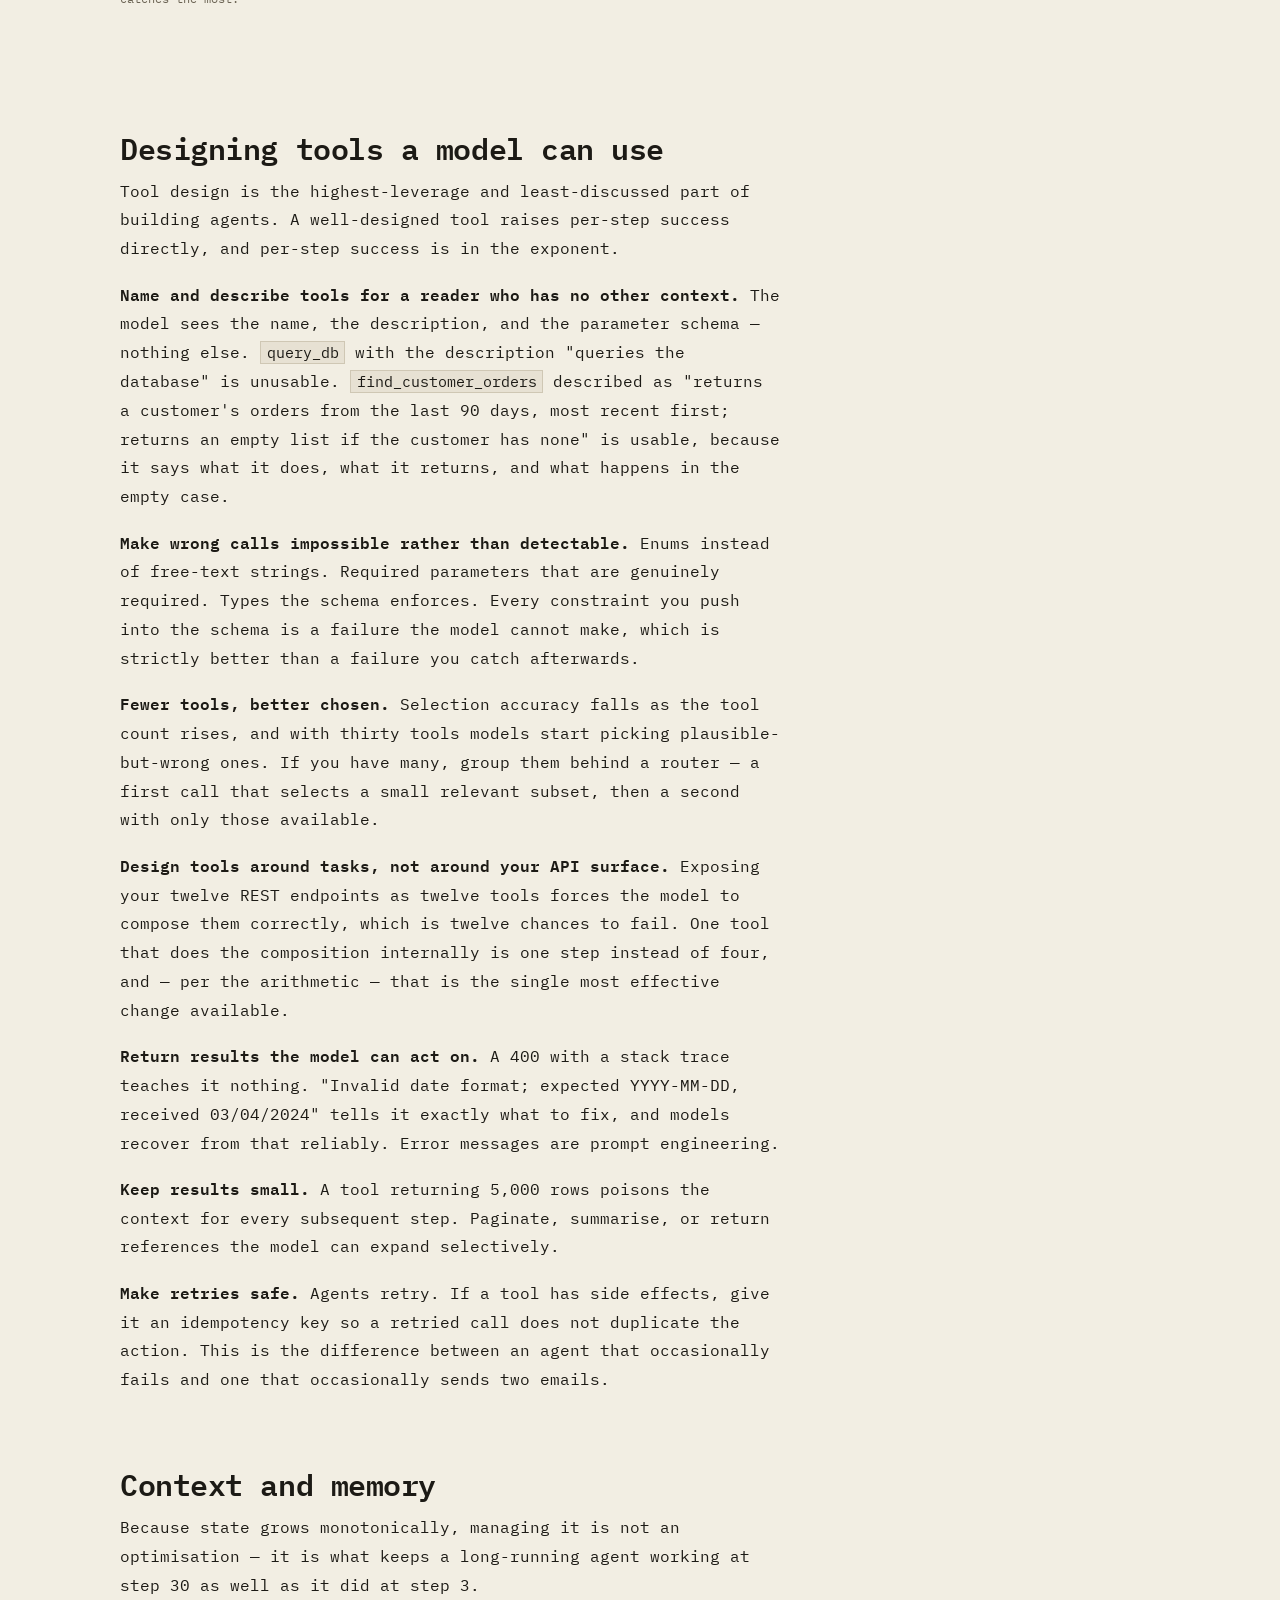
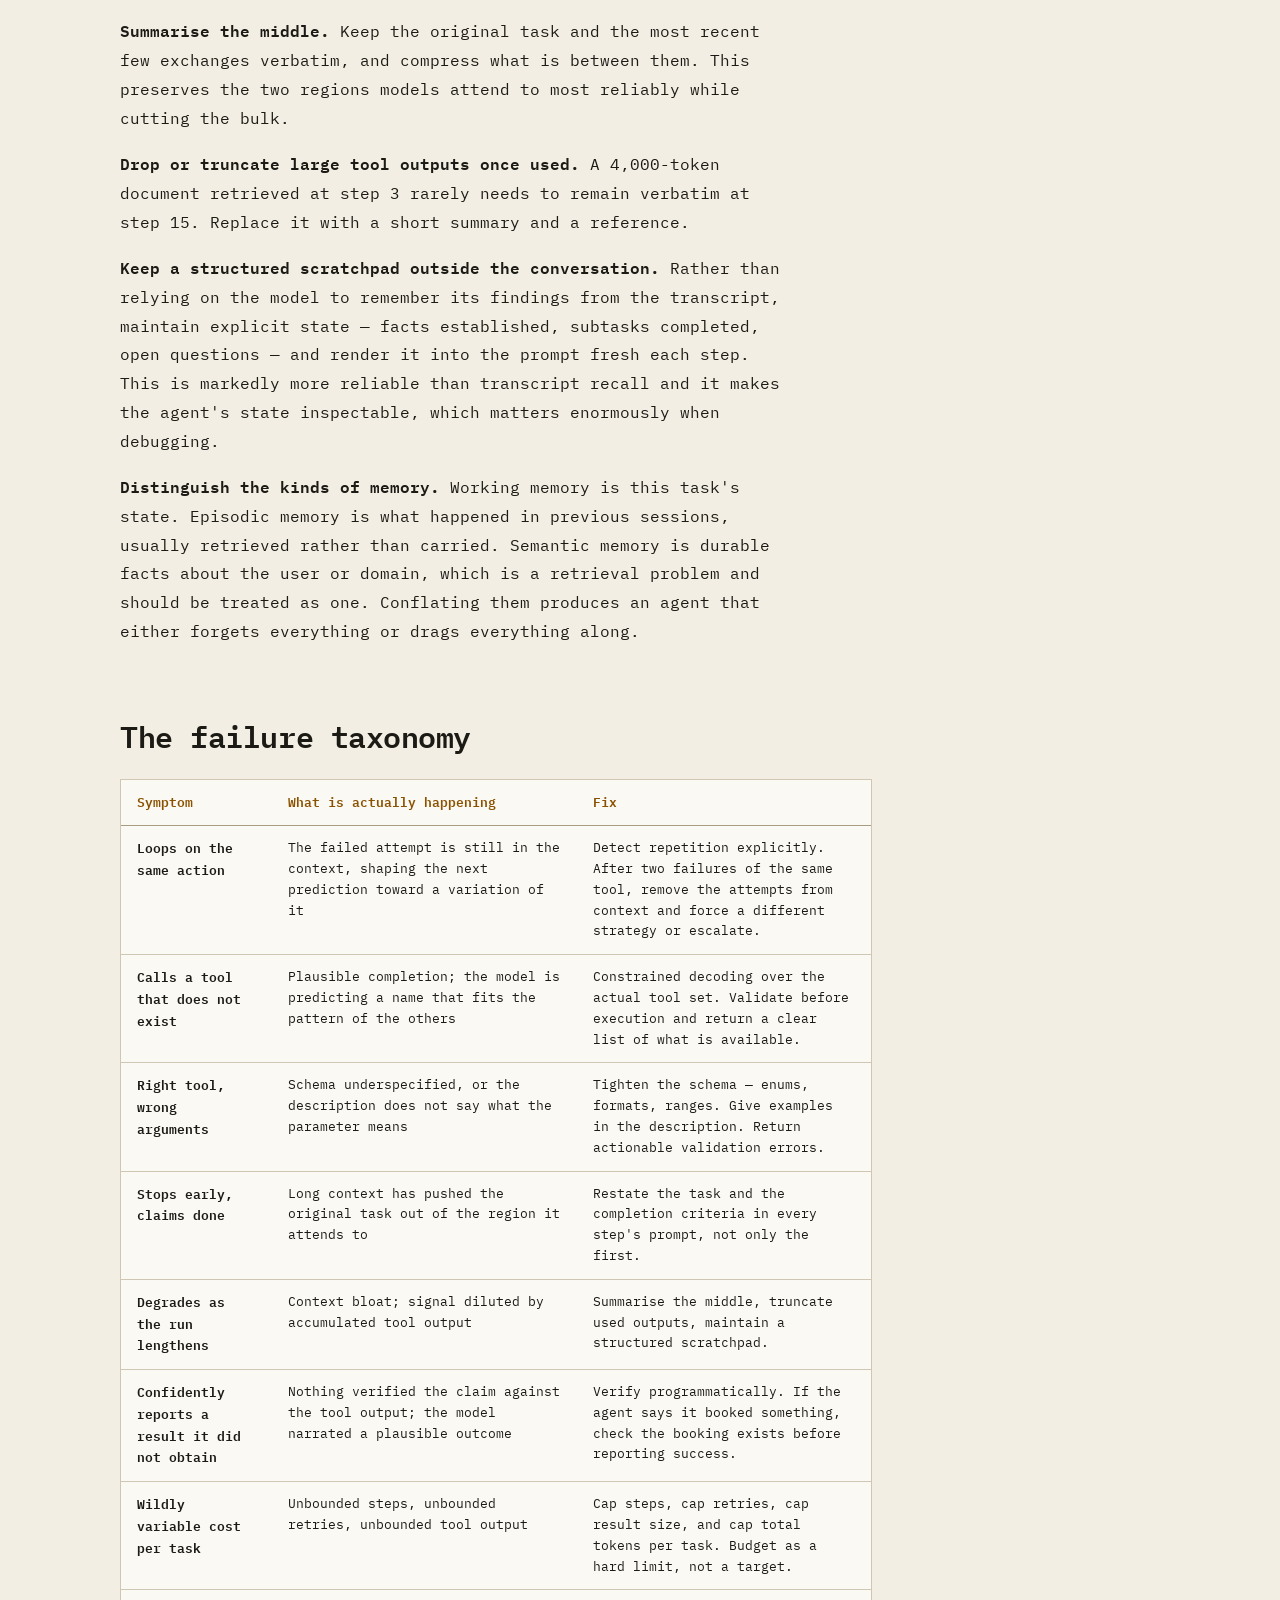
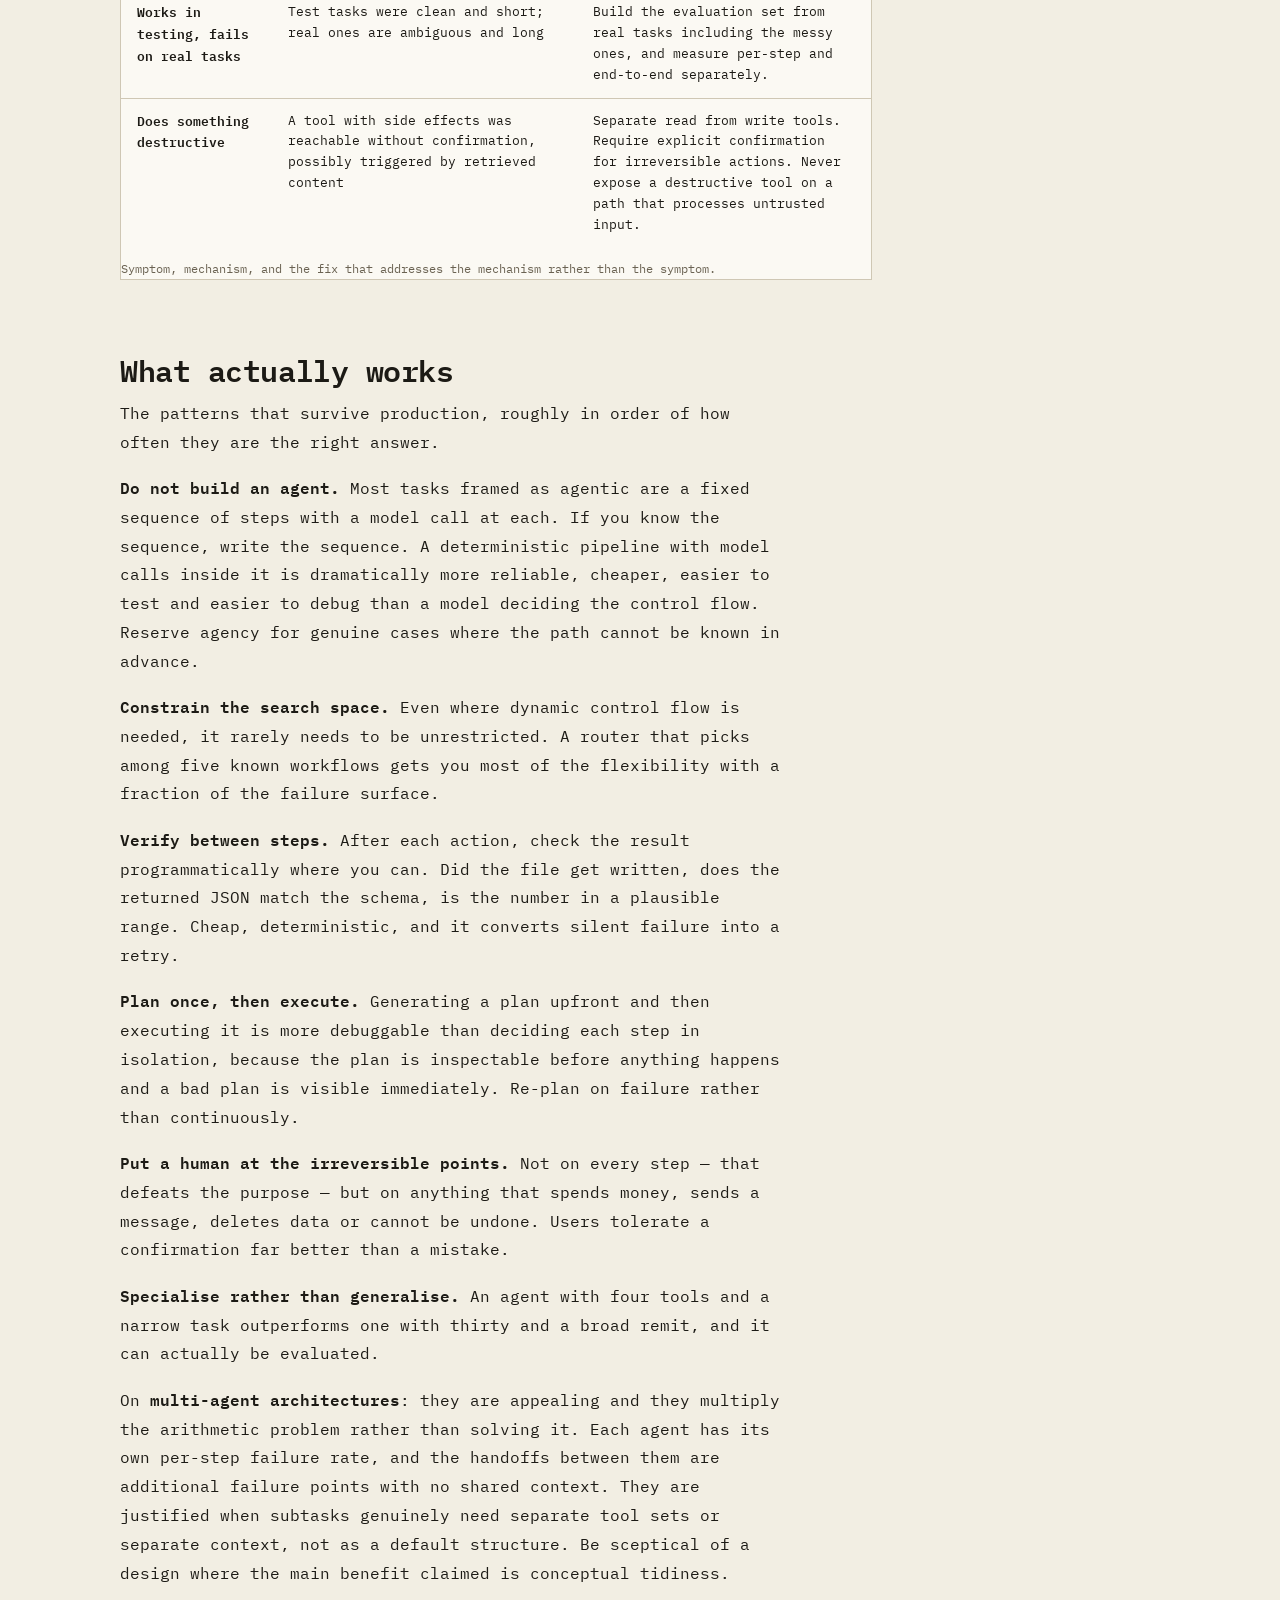
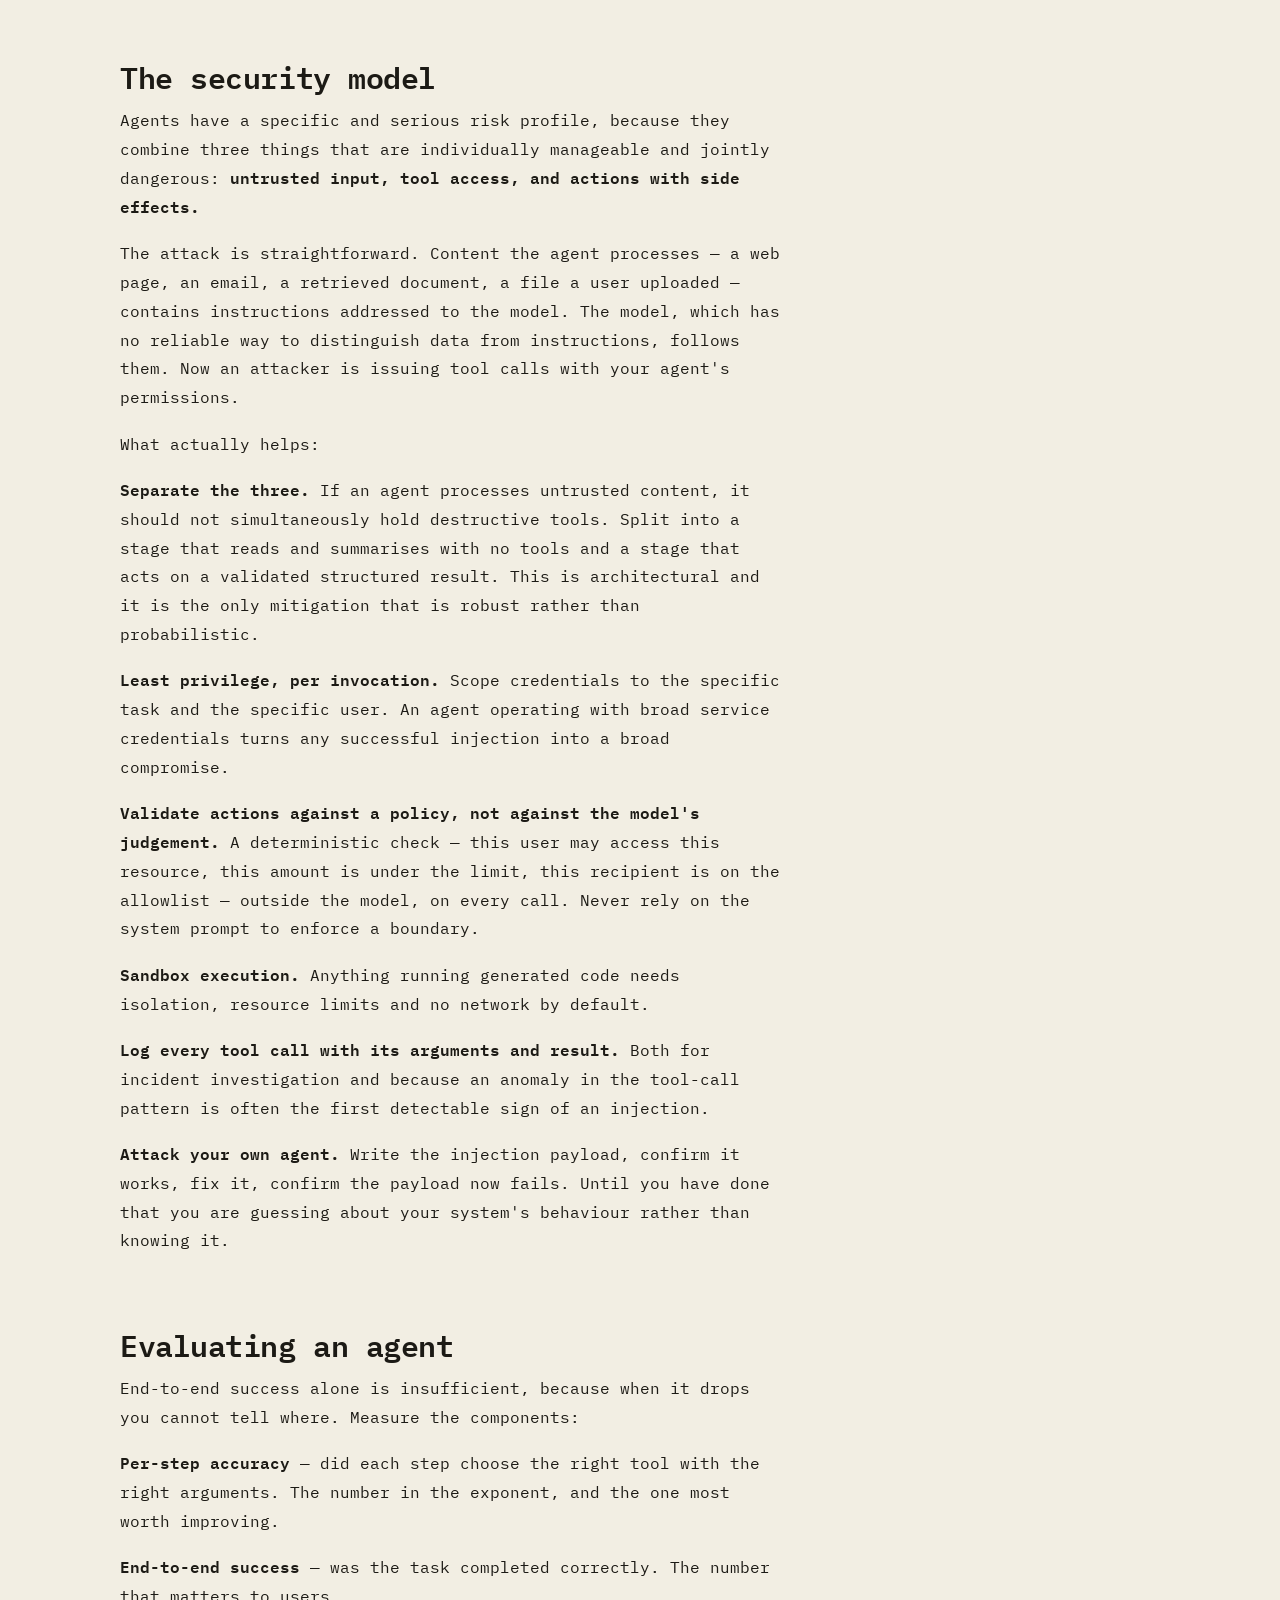
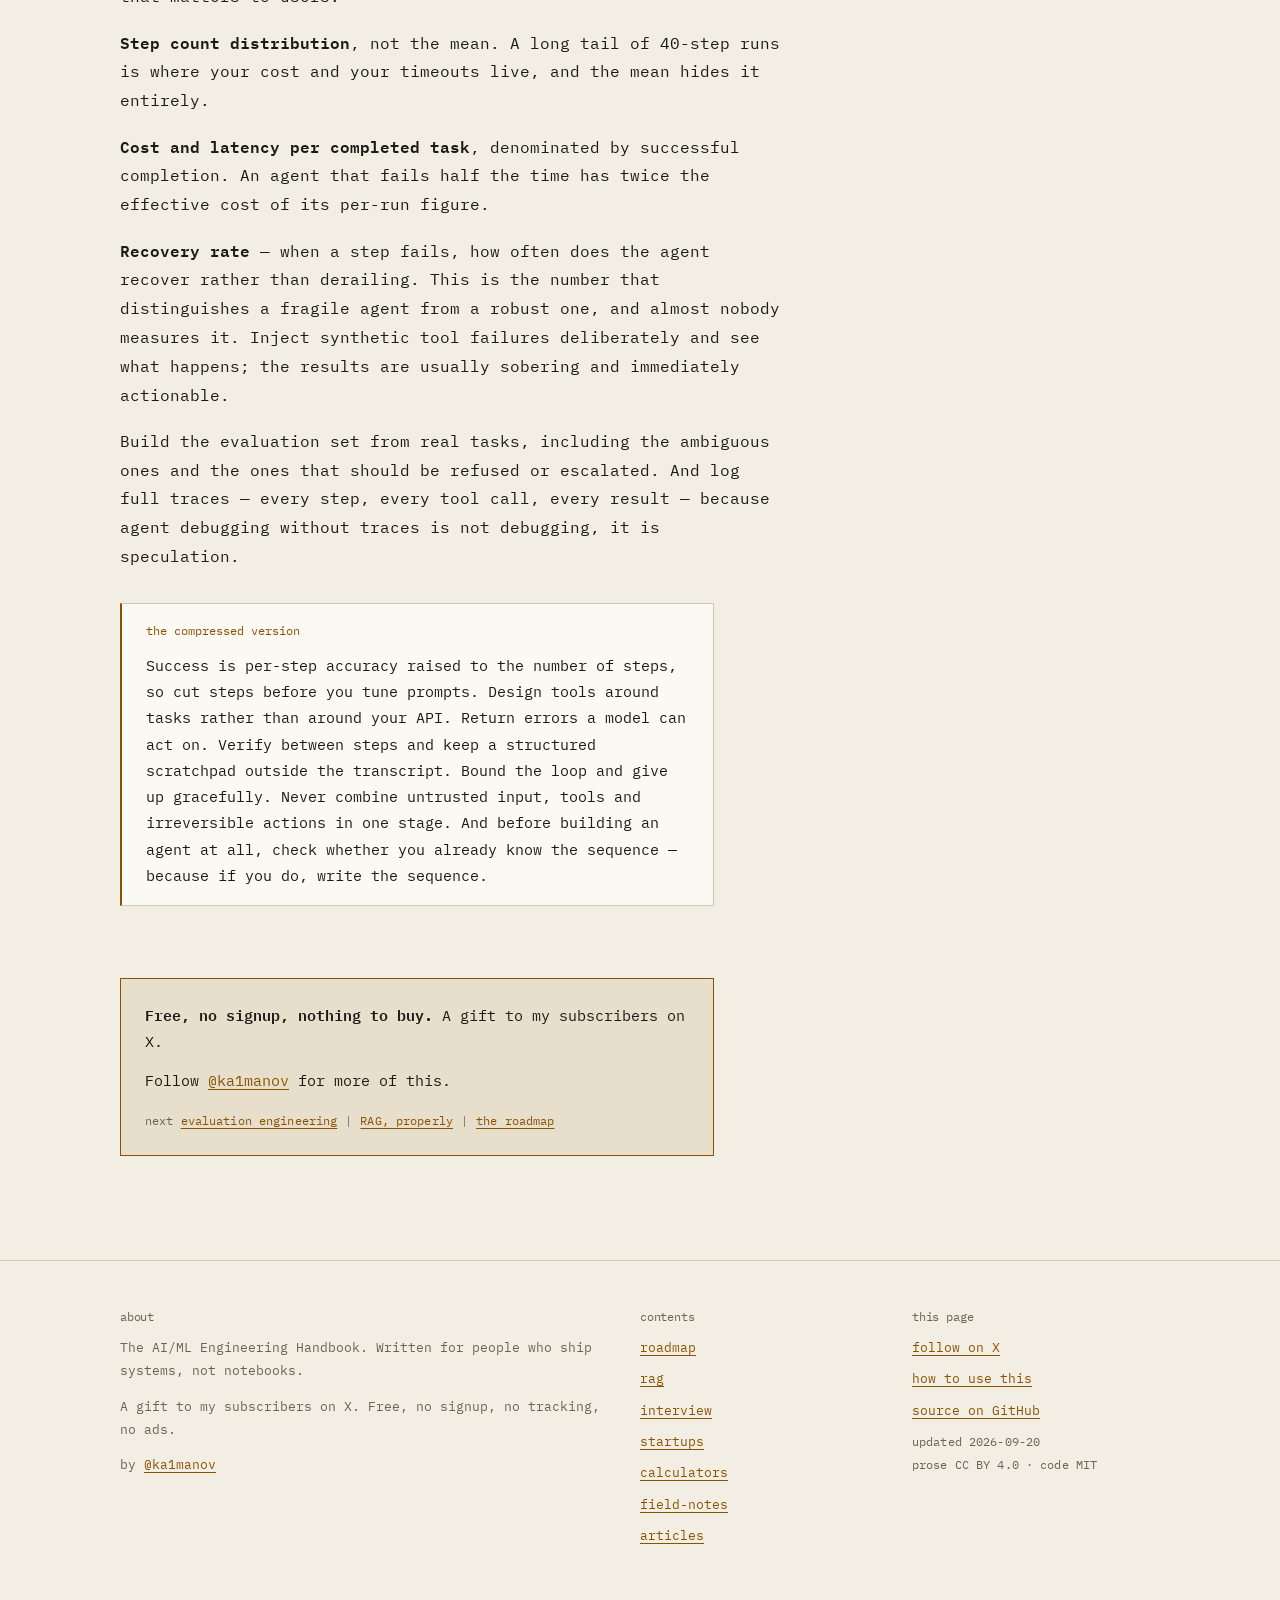
<file: articles/agents.html>
<!doctype html>
<html lang="en" data-base="../">
<head>
<meta charset="utf-8">
<meta name="viewport" content="width=device-width, initial-scale=1, viewport-fit=cover">
<title>Agent Architectures and Why They Fail</title>
<meta name="description" content="The reasoning-and-acting loop, tool design, planning and memory, error compounding across steps, the failure taxonomy, and what actually survives contact with production.">
<link rel="canonical" href="https://ka1manov.github.io/ai-ml-handbook/articles/agents.html">
<meta property="og:type" content="article">
<meta property="og:site_name" content="The AI/ML Engineering Handbook">
<meta property="og:title" content="Agent Architectures and Why They Fail">
<meta property="og:description" content="The reasoning-and-acting loop, tool design, planning and memory, error compounding across steps, the failure taxonomy, and what actually survives contact with production.">
<meta property="og:url" content="https://ka1manov.github.io/ai-ml-handbook/articles/agents.html">
<meta property="og:image" content="https://ka1manov.github.io/ai-ml-handbook/assets/img/og-articles.png">
<meta property="og:image:width" content="1200">
<meta property="og:image:height" content="630">
<meta property="og:image:alt" content="Terminal-style card reading "Agent Architectures and Why They Fail". From the AI/ML Engineering Handbook by @ka1manov.">
<meta name="twitter:card" content="summary_large_image">
<meta name="twitter:site" content="@ka1manov">
<meta name="twitter:creator" content="@ka1manov">
<meta name="twitter:image" content="https://ka1manov.github.io/ai-ml-handbook/assets/img/og-articles.png">
<meta name="author" content="@ka1manov">
<meta name="theme-color" content="#0C0B08" media="(prefers-color-scheme: dark)">
<meta name="theme-color" content="#F2EEE3" media="(prefers-color-scheme: light)">
<script>try{document.documentElement.setAttribute('data-theme',localStorage.getItem('amh:theme')||(matchMedia('(prefers-color-scheme: light)').matches?'light':'dark'))}catch(e){document.documentElement.setAttribute('data-theme','dark')}</script>
<link rel="preconnect" href="https://fonts.googleapis.com">
<link rel="preconnect" href="https://fonts.gstatic.com" crossorigin>
<link rel="stylesheet" href="https://fonts.googleapis.com/css2?family=IBM+Plex+Mono:ital,wght@0,400;0,500;0,600;1,400&display=swap">
<link rel="stylesheet" href="../assets/css/site.css">
<link rel="icon" href="../assets/img/favicon.svg" type="image/svg+xml">
<script type="application/ld+json">{"@context":"https://schema.org","@type":"TechArticle","name":"Agent Architectures and Why They Fail","headline":"Agent Architectures and Why They Fail","description":"The reasoning-and-acting loop, tool design, planning and memory, error compounding across steps, the failure taxonomy, and what actually survives contact with production.","url":"https://ka1manov.github.io/ai-ml-handbook/articles/agents.html","image":"https://ka1manov.github.io/ai-ml-handbook/assets/img/og-articles.png","inLanguage":"en","author":{"@type":"Person","name":"@ka1manov","url":"https://x.com/ka1manov"},"publisher":{"@type":"Person","name":"@ka1manov","url":"https://x.com/ka1manov"},"license":"https://creativecommons.org/licenses/by/4.0/","isAccessibleForFree":true,"dateModified":"2026-09-20"}</script>
</head>
<body>
<a class="sr-only" href="#main">Skip to content</a>
<div class="readbar-track"><div class="readbar" data-readbar></div></div>
<header class="topbar">
  <div class="shell topbar__inner">
    <a class="topbar__brand" href="../index.html">~/<span class="topbar__brand-long">ai-ml-</span>handbook</a>
    <span class="topbar__by">by <a href="https://x.com/ka1manov" rel="me noopener" target="_blank">@ka1manov</a></span>
    <nav class="topbar__links" aria-label="Sections">
      <a href="../index.html">roadmap</a>
      <a href="../rag.html">rag</a>
      <a href="../interview.html">interview</a>
      <a href="../startups.html">startups</a>
      <a href="../calculators.html">calculators</a>
      <a href="../tips.html">field-notes</a>
      <a href="../articles/index.html">articles</a>
    </nav>
    <div class="topbar__tools">
      <a class="btn btn--follow" href="https://x.com/ka1manov" rel="me noopener" target="_blank">[ @ka1manov ]</a>
      <button class="btn" type="button" data-search-open aria-label="Search the handbook">[ / ]</button>
      <button class="btn" type="button" data-theme-toggle>[ crt ]</button>
      <button class="btn" type="button" data-nav-toggle>[ menu ]</button>
    </div>
  </div>
  <div class="shell">
    <nav class="navmenu" id="navmenu" aria-label="Sections, compact" hidden>
      <a href="../index.html">roadmap</a>
      <a href="../rag.html">rag</a>
      <a href="../interview.html">interview</a>
      <a href="../startups.html">startups</a>
      <a href="../calculators.html">calculators</a>
      <a href="../tips.html">field-notes</a>
      <a href="../articles/index.html">articles</a>
      <a class="navmenu__follow" href="https://x.com/ka1manov" rel="me noopener" target="_blank">follow @ka1manov on X →</a>
    </nav>
  </div>
</header>
<main id="main">
<div class="shell">

<section class="pagehead" style="border-bottom:0">
  <p class="prompt">cat ~/articles/agents.md</p>
  <h1>Agents, and why they fail</h1>
  <p class="lede">Agent demos are spectacular and agent products are hard, and the gap between them is almost entirely one piece of arithmetic. This covers the loop, how to design tools a model can actually use, the failure taxonomy, and the architectural choices that make the difference in production.</p>
  <p class="meta"><span class="k">words</span> <span class="v">~3.2k</span><span class="sep">|</span><span class="k">read</span> <span class="v">~15m</span><span class="sep">|</span><span class="k">level</span> <span class="v">mid → senior</span><span class="sep">|</span><span class="k">by</span> <span class="v"><a href="https://x.com/ka1manov" rel="me noopener" target="_blank">@ka1manov</a></span></p>
</section>

<div class="withaside">
<aside class="withaside__nav">
  <nav class="rail" data-rail aria-label="On this page">
    <h2>contents</h2>
    <ol>
      <li><a href="#arithmetic">The arithmetic that governs everything</a></li>
      <li><a href="#loop">The loop</a></li>
      <li><a href="#tools">Designing tools a model can use</a></li>
      <li><a href="#context">Context and memory</a></li>
      <li><a href="#taxonomy">The failure taxonomy</a></li>
      <li><a href="#patterns">What actually works</a></li>
      <li><a href="#security">The security model</a></li>
      <li><a href="#eval">Evaluating an agent</a></li>
    </ol>
  </nav>
</aside>
<div class="withaside__main">

<section class="section" id="arithmetic">
  <div class="prose">
    <h2>The arithmetic that governs everything</h2>

    <p>Start here, because every architectural decision later on follows from it.</p>

<pre><code>end_to_end_success = per_step_success ^ n_steps

  95% per step, 10 steps  ->  0.95^10  = 60%
  95% per step, 20 steps  ->  0.95^20  = 36%
  99% per step, 20 steps  ->  0.99^20  = 82%
  90% per step,  5 steps  ->  0.90^5   = 59%
</code></pre>

    <p>A 95% success rate per step sounds excellent. Over ten steps it produces a system that fails four times in ten. That is the entire gap between the demo — which was five steps and got lucky — and the product.</p>

    <p>Two consequences, and they point in the same direction.</p>

    <p><b>Fewer steps beats better prompts.</b> Going from 10 steps to 5 at the same per-step rate takes you from 60% to 77%. Getting per-step accuracy from 95% to 97% takes you to 74%. Cutting steps is usually both easier and more effective, and it is the lever people reach for last.</p>

    <p><b>Verification between steps changes the exponent into something manageable.</b> If a failed step is detected and retried rather than propagating, the effective per-step rate rises toward the rate at which failures are <i>detectable</i> — which is often far higher than the rate at which they do not occur. This is why the single most valuable thing you can add to an agent is usually a check, not a capability.</p>

    <div class="callout callout--note">
      <span class="callout__label">the design question this implies</span>
      <p>Before building an agent, ask: what is the smallest number of steps that could accomplish this, and which of those steps can be verified automatically?</p>
      <p>If the honest answer is "twenty steps, none verifiable," you do not have an agent problem yet — you have a workflow that needs decomposing into pieces with checkable outputs, or a product scope that needs narrowing.</p>
    </div>
  </div>
</section>

<section class="section" id="loop">
  <div class="prose">
    <h2>The loop</h2>

    <p>Strip away the frameworks and every agent is the same loop.</p>

<pre><code>state = initial_context(task)

<span class="c-kw">for</span> step <span class="c-kw">in</span> <span class="c-fn">range</span>(MAX_STEPS):              <span class="c-com"># always bounded</span>
    action = model(state, tools)         <span class="c-com"># decide</span>
    <span class="c-kw">if</span> action.is_final:
        <span class="c-kw">return</span> action.answer

    result = execute(action)             <span class="c-com"># act</span>
    state  = state + [action, result]    <span class="c-com"># observe</span>

<span class="c-kw">return</span> give_up_gracefully(state)          <span class="c-com"># the path people forget</span>
</code></pre>

    <p>Three properties of this loop cause most production problems.</p>

    <p><b>State grows monotonically.</b> Every step appends. Twenty steps of tool calls and results is a very long context, which costs money, slows every subsequent step, and pushes earlier material into the region models attend to least. An agent that has been running for a while is a worse agent than it was at the start.</p>

    <p><b>Errors persist in the context.</b> A failed tool call with a confusing error message stays in the state and continues influencing every future decision. Models frequently get stuck re-attempting a variation of the same failed action because the failure is sitting right there in the context, shaping the next prediction.</p>

    <p><b>The loop must be bounded and must have a give-up path.</b> An unbounded loop with an intermittent failure is an unbounded bill. And "gave up gracefully with a partial result and an explanation" is a much better product outcome than "hit the step limit and returned nothing," yet the second is the default in most implementations.</p>
  </div>

  <figure class="fig">
    <svg viewBox="0 0 860 360" role="img" aria-label="Diagram of an agent loop with its failure points marked. The model decides an action from the current state and available tools, the action is validated, executed, and the result appended to state before looping. Failure points marked are: wrong tool chosen or hallucinated, malformed arguments, tool error or timeout, context growth degrading later steps, and hitting the step limit without a graceful give-up path.">
      <rect class="dg-box dg-box--accent" x="40" y="28" width="150" height="46"/>
      <text class="dg-text" x="56" y="56">task + context</text>

      <path class="dg-line--accent" d="M115 74 V108"/><path class="dg-fill--accent" d="M111 102 l4 8 4 -8 z"/>

      <rect class="dg-box" x="40" y="108" width="150" height="52"/>
      <text class="dg-text" x="56" y="130">model decides</text>
      <text class="dg-text--dim" x="56" y="147">state + tools</text>

      <path class="dg-line--accent" d="M190 134 H250"/><path class="dg-fill--accent" d="M244 130 l8 4 -8 4 z"/>

      <rect class="dg-box" x="252" y="108" width="150" height="52"/>
      <text class="dg-text" x="268" y="130">validate args</text>
      <text class="dg-text--dim" x="268" y="147">schema + policy</text>

      <path class="dg-line--accent" d="M402 134 H462"/><path class="dg-fill--accent" d="M456 130 l8 4 -8 4 z"/>

      <rect class="dg-box" x="464" y="108" width="150" height="52"/>
      <text class="dg-text" x="480" y="130">execute tool</text>
      <text class="dg-text--dim" x="480" y="147">timeout, sandbox</text>

      <path class="dg-line--accent" d="M614 134 H674"/><path class="dg-fill--accent" d="M668 130 l8 4 -8 4 z"/>

      <rect class="dg-box dg-box--accent" x="676" y="108" width="150" height="52"/>
      <text class="dg-text" x="692" y="130">append result</text>
      <text class="dg-text--dim" x="692" y="147">state grows</text>

      <path class="dg-line--accent" d="M751 160 V196 H115 V160"/><path class="dg-fill--accent" d="M111 166 l4 -8 4 8 z"/>
      <text class="dg-text--accent" x="380" y="190">loop, bounded</text>

      <text class="dg-text--dim" x="40" y="242">failure points:</text>
      <line class="dg-line" x1="40" y1="250" x2="820" y2="250" stroke-dasharray="3 4"/>
      <text class="dg-text--dim" x="40" y="272">1  wrong or hallucinated tool</text>
      <text class="dg-text--dim" x="252" y="272">2  malformed arguments</text>
      <text class="dg-text--dim" x="464" y="272">3  tool error or timeout</text>
      <text class="dg-text--dim" x="676" y="272">4  context bloat</text>
      <text class="dg-text--dim" x="40" y="296">5  stuck retrying the same failed action, because the failure is still in the context</text>
      <text class="dg-text--dim" x="40" y="320">6  step limit reached with no graceful give-up path — returns nothing instead of a partial result</text>
    </svg>
    <figcaption>Every arrow is a place a step can fail, and the exponent in the arithmetic above is the number of times you traverse them. Validation before execution is the cheapest of these to add and catches the most.</figcaption>
  </figure>
</section>

<section class="section" id="tools">
  <div class="prose">
    <h2>Designing tools a model can use</h2>

    <p>Tool design is the highest-leverage and least-discussed part of building agents. A well-designed tool raises per-step success directly, and per-step success is in the exponent.</p>

    <p><b>Name and describe tools for a reader who has no other context.</b> The model sees the name, the description, and the parameter schema — nothing else. <code>query_db</code> with the description "queries the database" is unusable. <code>find_customer_orders</code> described as "returns a customer's orders from the last 90 days, most recent first; returns an empty list if the customer has none" is usable, because it says what it does, what it returns, and what happens in the empty case.</p>

    <p><b>Make wrong calls impossible rather than detectable.</b> Enums instead of free-text strings. Required parameters that are genuinely required. Types the schema enforces. Every constraint you push into the schema is a failure the model cannot make, which is strictly better than a failure you catch afterwards.</p>

    <p><b>Fewer tools, better chosen.</b> Selection accuracy falls as the tool count rises, and with thirty tools models start picking plausible-but-wrong ones. If you have many, group them behind a router — a first call that selects a small relevant subset, then a second with only those available.</p>

    <p><b>Design tools around tasks, not around your API surface.</b> Exposing your twelve REST endpoints as twelve tools forces the model to compose them correctly, which is twelve chances to fail. One tool that does the composition internally is one step instead of four, and — per the arithmetic — that is the single most effective change available.</p>

    <p><b>Return results the model can act on.</b> A 400 with a stack trace teaches it nothing. "Invalid date format; expected YYYY-MM-DD, received 03/04/2024" tells it exactly what to fix, and models recover from that reliably. Error messages are prompt engineering.</p>

    <p><b>Keep results small.</b> A tool returning 5,000 rows poisons the context for every subsequent step. Paginate, summarise, or return references the model can expand selectively.</p>

    <p><b>Make retries safe.</b> Agents retry. If a tool has side effects, give it an idempotency key so a retried call does not duplicate the action. This is the difference between an agent that occasionally fails and one that occasionally sends two emails.</p>
  </div>
</section>

<section class="section" id="context">
  <div class="prose">
    <h2>Context and memory</h2>

    <p>Because state grows monotonically, managing it is not an optimisation — it is what keeps a long-running agent working at step 30 as well as it did at step 3.</p>

    <p><b>Summarise the middle.</b> Keep the original task and the most recent few exchanges verbatim, and compress what is between them. This preserves the two regions models attend to most reliably while cutting the bulk.</p>

    <p><b>Drop or truncate large tool outputs once used.</b> A 4,000-token document retrieved at step 3 rarely needs to remain verbatim at step 15. Replace it with a short summary and a reference.</p>

    <p><b>Keep a structured scratchpad outside the conversation.</b> Rather than relying on the model to remember its findings from the transcript, maintain explicit state — facts established, subtasks completed, open questions — and render it into the prompt fresh each step. This is markedly more reliable than transcript recall and it makes the agent's state inspectable, which matters enormously when debugging.</p>

    <p><b>Distinguish the kinds of memory.</b> Working memory is this task's state. Episodic memory is what happened in previous sessions, usually retrieved rather than carried. Semantic memory is durable facts about the user or domain, which is a retrieval problem and should be treated as one. Conflating them produces an agent that either forgets everything or drags everything along.</p>
  </div>
</section>

<section class="section" id="taxonomy">
  <div class="prose">
    <h2>The failure taxonomy</h2>
  </div>

  <div class="scroll-x" style="margin-top:var(--sp-5)">
    <table>
      <caption>Symptom, mechanism, and the fix that addresses the mechanism rather than the symptom.</caption>
      <thead>
        <tr><th>Symptom</th><th>What is actually happening</th><th>Fix</th></tr>
      </thead>
      <tbody>
        <tr>
          <td><b>Loops on the same action</b></td>
          <td>The failed attempt is still in the context, shaping the next prediction toward a variation of it</td>
          <td>Detect repetition explicitly. After two failures of the same tool, remove the attempts from context and force a different strategy or escalate.</td>
        </tr>
        <tr>
          <td><b>Calls a tool that does not exist</b></td>
          <td>Plausible completion; the model is predicting a name that fits the pattern of the others</td>
          <td>Constrained decoding over the actual tool set. Validate before execution and return a clear list of what is available.</td>
        </tr>
        <tr>
          <td><b>Right tool, wrong arguments</b></td>
          <td>Schema underspecified, or the description does not say what the parameter means</td>
          <td>Tighten the schema — enums, formats, ranges. Give examples in the description. Return actionable validation errors.</td>
        </tr>
        <tr>
          <td><b>Stops early, claims done</b></td>
          <td>Long context has pushed the original task out of the region it attends to</td>
          <td>Restate the task and the completion criteria in every step's prompt, not only the first.</td>
        </tr>
        <tr>
          <td><b>Degrades as the run lengthens</b></td>
          <td>Context bloat; signal diluted by accumulated tool output</td>
          <td>Summarise the middle, truncate used outputs, maintain a structured scratchpad.</td>
        </tr>
        <tr>
          <td><b>Confidently reports a result it did not obtain</b></td>
          <td>Nothing verified the claim against the tool output; the model narrated a plausible outcome</td>
          <td>Verify programmatically. If the agent says it booked something, check the booking exists before reporting success.</td>
        </tr>
        <tr>
          <td><b>Wildly variable cost per task</b></td>
          <td>Unbounded steps, unbounded retries, unbounded tool output</td>
          <td>Cap steps, cap retries, cap result size, and cap total tokens per task. Budget as a hard limit, not a target.</td>
        </tr>
        <tr>
          <td><b>Works in testing, fails on real tasks</b></td>
          <td>Test tasks were clean and short; real ones are ambiguous and long</td>
          <td>Build the evaluation set from real tasks including the messy ones, and measure per-step and end-to-end separately.</td>
        </tr>
        <tr>
          <td><b>Does something destructive</b></td>
          <td>A tool with side effects was reachable without confirmation, possibly triggered by retrieved content</td>
          <td>Separate read from write tools. Require explicit confirmation for irreversible actions. Never expose a destructive tool on a path that processes untrusted input.</td>
        </tr>
      </tbody>
    </table>
  </div>
</section>

<section class="section" id="patterns">
  <div class="prose">
    <h2>What actually works</h2>

    <p>The patterns that survive production, roughly in order of how often they are the right answer.</p>

    <p><b>Do not build an agent.</b> Most tasks framed as agentic are a fixed sequence of steps with a model call at each. If you know the sequence, write the sequence. A deterministic pipeline with model calls inside it is dramatically more reliable, cheaper, easier to test and easier to debug than a model deciding the control flow. Reserve agency for genuine cases where the path cannot be known in advance.</p>

    <p><b>Constrain the search space.</b> Even where dynamic control flow is needed, it rarely needs to be unrestricted. A router that picks among five known workflows gets you most of the flexibility with a fraction of the failure surface.</p>

    <p><b>Verify between steps.</b> After each action, check the result programmatically where you can. Did the file get written, does the returned JSON match the schema, is the number in a plausible range. Cheap, deterministic, and it converts silent failure into a retry.</p>

    <p><b>Plan once, then execute.</b> Generating a plan upfront and then executing it is more debuggable than deciding each step in isolation, because the plan is inspectable before anything happens and a bad plan is visible immediately. Re-plan on failure rather than continuously.</p>

    <p><b>Put a human at the irreversible points.</b> Not on every step — that defeats the purpose — but on anything that spends money, sends a message, deletes data or cannot be undone. Users tolerate a confirmation far better than a mistake.</p>

    <p><b>Specialise rather than generalise.</b> An agent with four tools and a narrow task outperforms one with thirty and a broad remit, and it can actually be evaluated.</p>

    <p>On <b>multi-agent architectures</b>: they are appealing and they multiply the arithmetic problem rather than solving it. Each agent has its own per-step failure rate, and the handoffs between them are additional failure points with no shared context. They are justified when subtasks genuinely need separate tool sets or separate context, not as a default structure. Be sceptical of a design where the main benefit claimed is conceptual tidiness.</p>
  </div>
</section>

<section class="section" id="security">
  <div class="prose">
    <h2>The security model</h2>

    <p>Agents have a specific and serious risk profile, because they combine three things that are individually manageable and jointly dangerous: <b>untrusted input, tool access, and actions with side effects.</b></p>

    <p>The attack is straightforward. Content the agent processes — a web page, an email, a retrieved document, a file a user uploaded — contains instructions addressed to the model. The model, which has no reliable way to distinguish data from instructions, follows them. Now an attacker is issuing tool calls with your agent's permissions.</p>

    <p>What actually helps:</p>

    <p><b>Separate the three.</b> If an agent processes untrusted content, it should not simultaneously hold destructive tools. Split into a stage that reads and summarises with no tools and a stage that acts on a validated structured result. This is architectural and it is the only mitigation that is robust rather than probabilistic.</p>

    <p><b>Least privilege, per invocation.</b> Scope credentials to the specific task and the specific user. An agent operating with broad service credentials turns any successful injection into a broad compromise.</p>

    <p><b>Validate actions against a policy, not against the model's judgement.</b> A deterministic check — this user may access this resource, this amount is under the limit, this recipient is on the allowlist — outside the model, on every call. Never rely on the system prompt to enforce a boundary.</p>

    <p><b>Sandbox execution.</b> Anything running generated code needs isolation, resource limits and no network by default.</p>

    <p><b>Log every tool call with its arguments and result.</b> Both for incident investigation and because an anomaly in the tool-call pattern is often the first detectable sign of an injection.</p>

    <p><b>Attack your own agent.</b> Write the injection payload, confirm it works, fix it, confirm the payload now fails. Until you have done that you are guessing about your system's behaviour rather than knowing it.</p>
  </div>
</section>

<section class="section" id="eval">
  <div class="prose">
    <h2>Evaluating an agent</h2>

    <p>End-to-end success alone is insufficient, because when it drops you cannot tell where. Measure the components:</p>

    <p><b>Per-step accuracy</b> — did each step choose the right tool with the right arguments. The number in the exponent, and the one most worth improving.</p>

    <p><b>End-to-end success</b> — was the task completed correctly. The number that matters to users.</p>

    <p><b>Step count distribution</b>, not the mean. A long tail of 40-step runs is where your cost and your timeouts live, and the mean hides it entirely.</p>

    <p><b>Cost and latency per completed task</b>, denominated by successful completion. An agent that fails half the time has twice the effective cost of its per-run figure.</p>

    <p><b>Recovery rate</b> — when a step fails, how often does the agent recover rather than derailing. This is the number that distinguishes a fragile agent from a robust one, and almost nobody measures it. Inject synthetic tool failures deliberately and see what happens; the results are usually sobering and immediately actionable.</p>

    <p>Build the evaluation set from real tasks, including the ambiguous ones and the ones that should be refused or escalated. And log full traces — every step, every tool call, every result — because agent debugging without traces is not debugging, it is speculation.</p>

    <div class="callout callout--note">
      <span class="callout__label">the compressed version</span>
      <p>Success is per-step accuracy raised to the number of steps, so cut steps before you tune prompts. Design tools around tasks rather than around your API. Return errors a model can act on. Verify between steps and keep a structured scratchpad outside the transcript. Bound the loop and give up gracefully. Never combine untrusted input, tools and irreversible actions in one stage. And before building an agent at all, check whether you already know the sequence — because if you do, write the sequence.</p>
    </div>
  </div>

  <div class="follow">
    <p><b>Free, no signup, nothing to buy.</b> A gift to my subscribers on X.</p>
    <p>Follow <a href="https://x.com/ka1manov" rel="me noopener" target="_blank">@ka1manov</a> for more of this.</p>
    <p class="meta" style="margin-top:var(--sp-4)"><span class="k">next</span> <span class="v"><a href="evaluation.html">evaluation engineering</a></span><span class="sep">|</span><span class="v"><a href="../rag.html">RAG, properly</a></span><span class="sep">|</span><span class="v"><a href="../index.html">the roadmap</a></span></p>
  </div>
</section>

</div>
</div>

</div>
</main>

<footer class="footer">
  <div class="shell footer__grid">
    <div>
      <h2>about</h2>
      <p>The AI/ML Engineering Handbook. Written for people who ship systems, not notebooks.</p>
      <p style="margin-top:var(--sp-3)">A gift to my subscribers on X. Free, no signup, no tracking, no ads.</p>
      <p style="margin-top:var(--sp-3)">by <a href="https://x.com/ka1manov" rel="me noopener" target="_blank">@ka1manov</a></p>
    </div>
    <div>
      <h2>contents</h2>
      <ul>
        <li><a href="../index.html">roadmap</a></li>
        <li><a href="../rag.html">rag</a></li>
        <li><a href="../interview.html">interview</a></li>
        <li><a href="../startups.html">startups</a></li>
        <li><a href="../calculators.html">calculators</a></li>
        <li><a href="../tips.html">field-notes</a></li>
        <li><a href="../articles/index.html">articles</a></li>
      </ul>
    </div>
    <div>
      <h2>this page</h2>
      <ul>
        <li><a href="https://x.com/ka1manov" rel="noopener" target="_blank">follow on X</a></li>
        <li><a href="../index.html#how-to-use">how to use this</a></li>
        <li><a href="https://github.com/ka1manov/ai-ml-handbook" rel="noopener" target="_blank">source on GitHub</a></li>
        <li><span class="meta">updated 2026-09-20<br>prose CC BY 4.0 · code MIT</span></li>
      </ul>
    </div>
  </div>
</footer>

<div class="search" id="search" role="dialog" aria-modal="true" aria-label="Search the handbook" hidden>
  <div class="search__panel">
    <input class="search__input" type="search" placeholder="search the handbook…" aria-label="Search query" autocomplete="off" spellcheck="false">
    <ul class="search__results" role="listbox" aria-label="Search results"></ul>
    <p class="search__empty" hidden>No matches.</p>
    <p class="search__foot"><span class="kbd">↑</span> <span class="kbd">↓</span> to move · <span class="kbd">enter</span> to open · <span class="kbd">esc</span> to close</p>
  </div>
</div>

<script src="../assets/js/theme.js" defer></script>
<script src="../assets/js/nav.js" defer></script>
<script src="../assets/js/search.js" defer></script>
<script src="../assets/js/rail.js" defer></script>
</body>
</html>
</file>
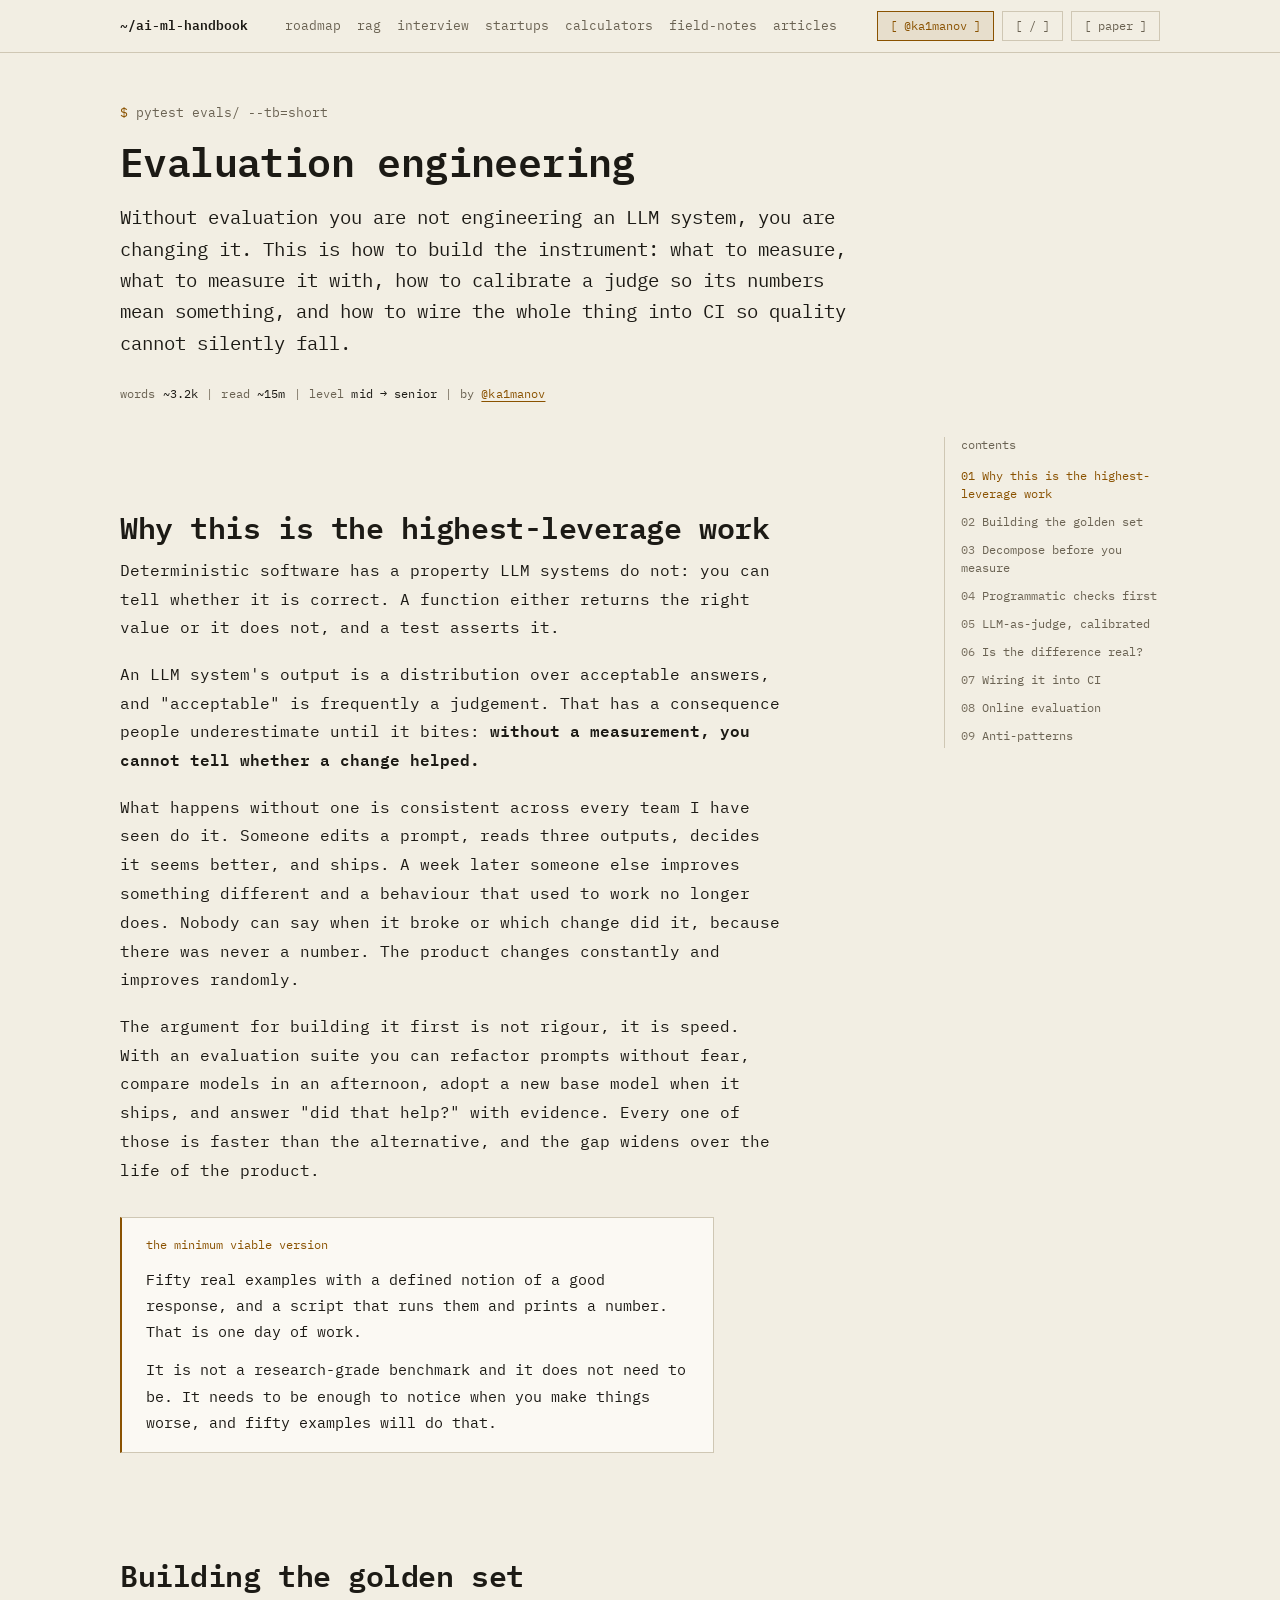
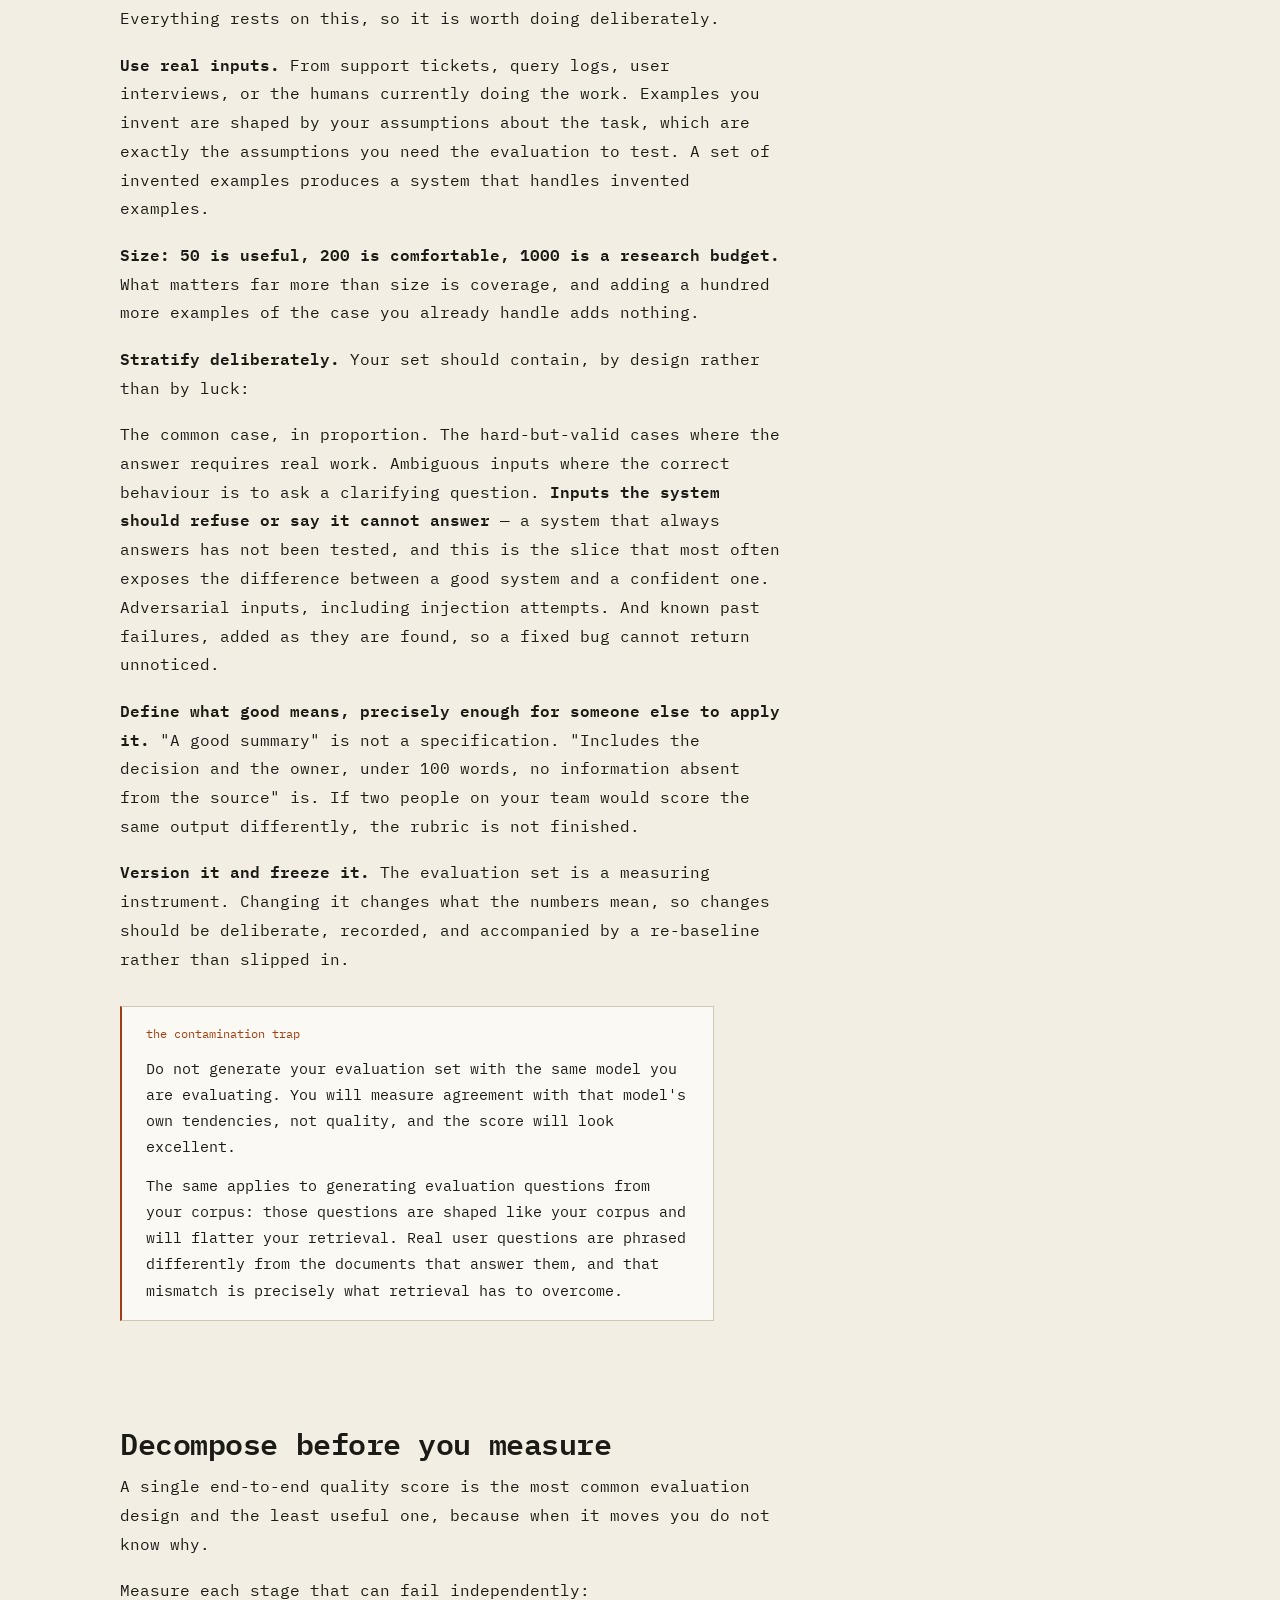
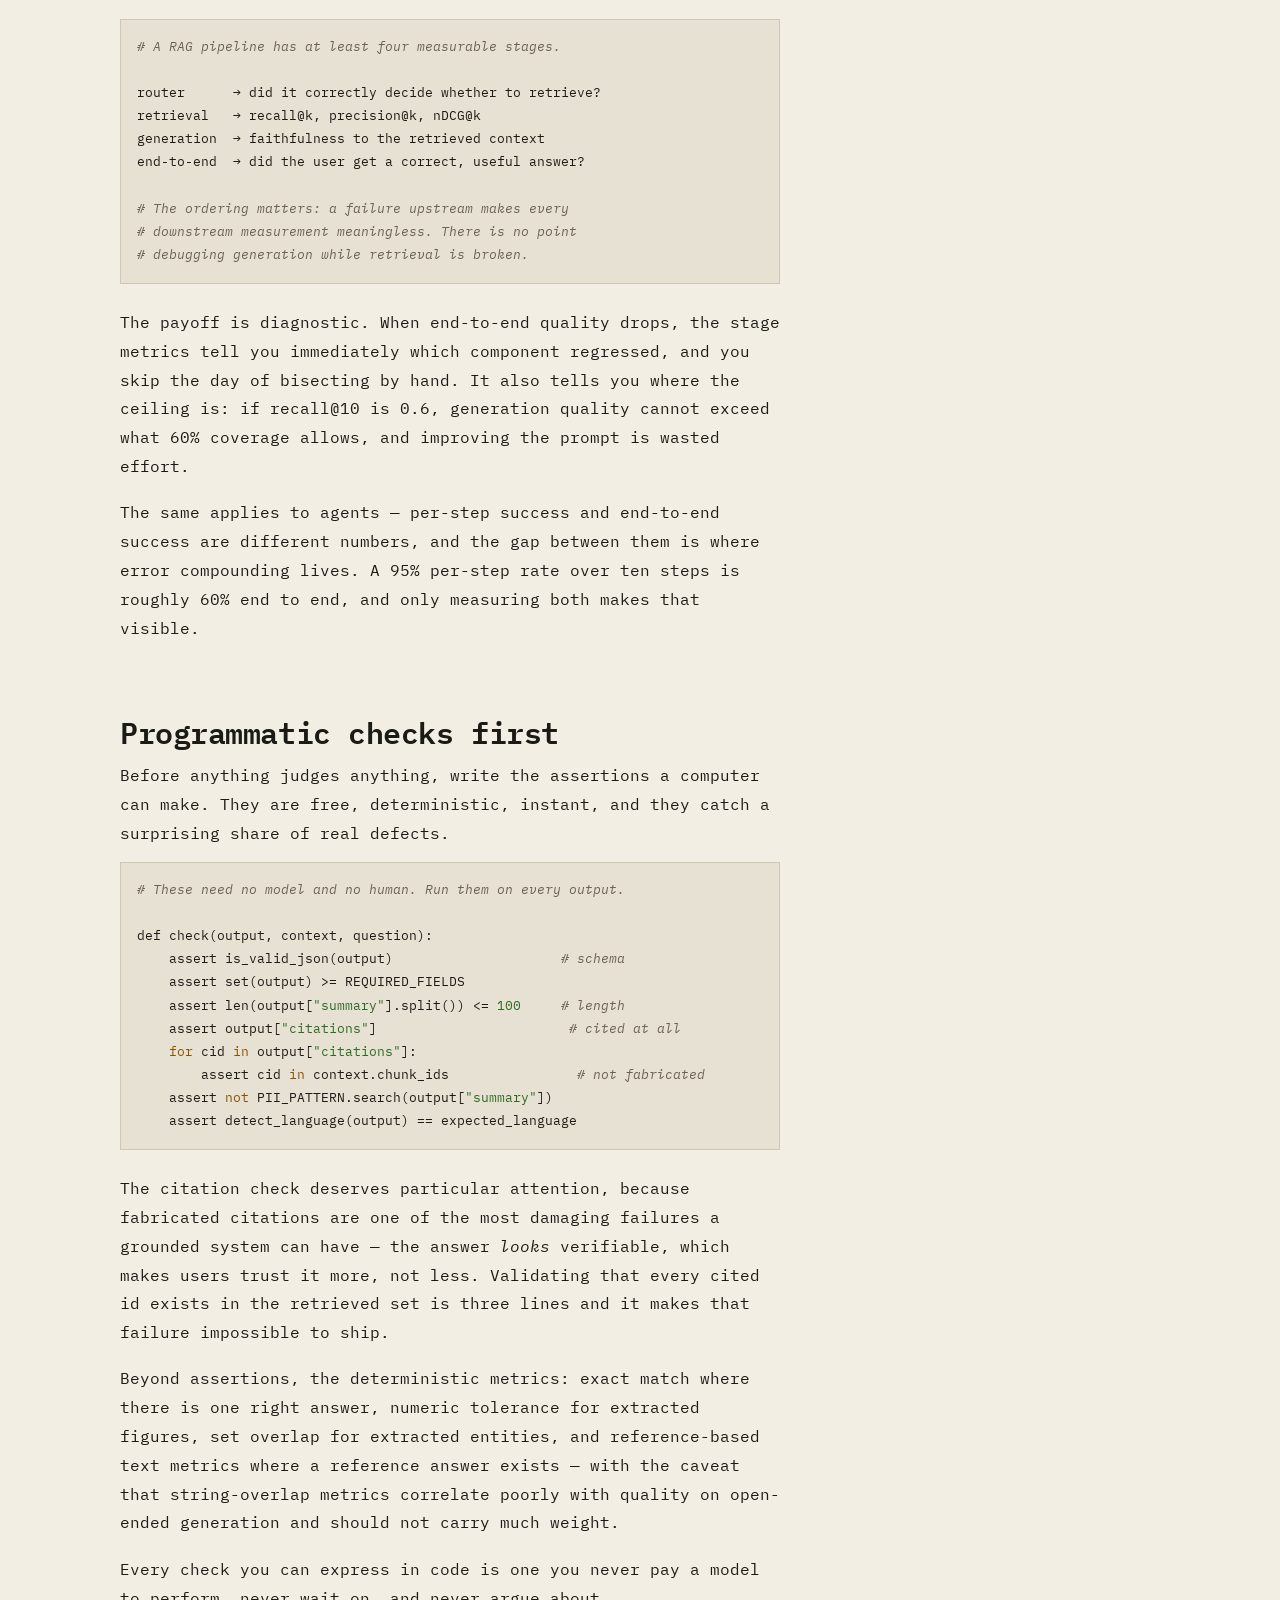
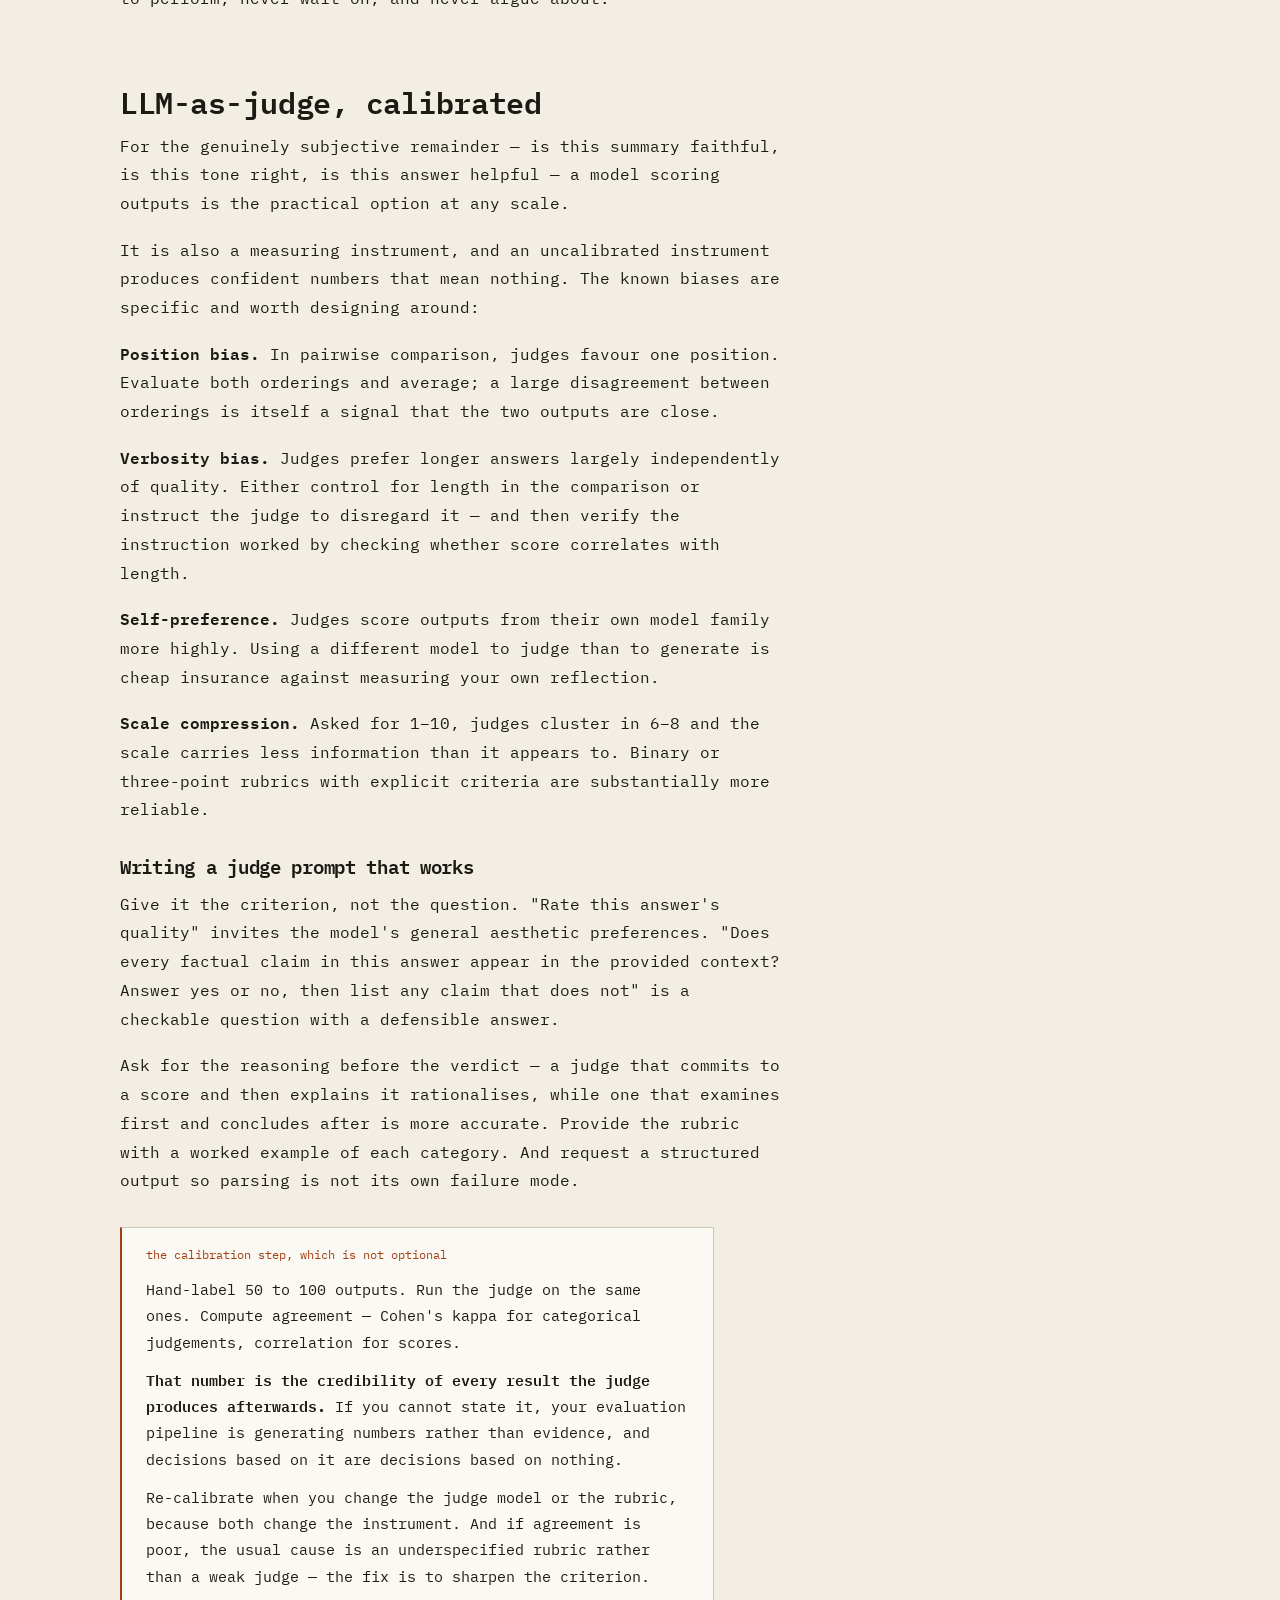
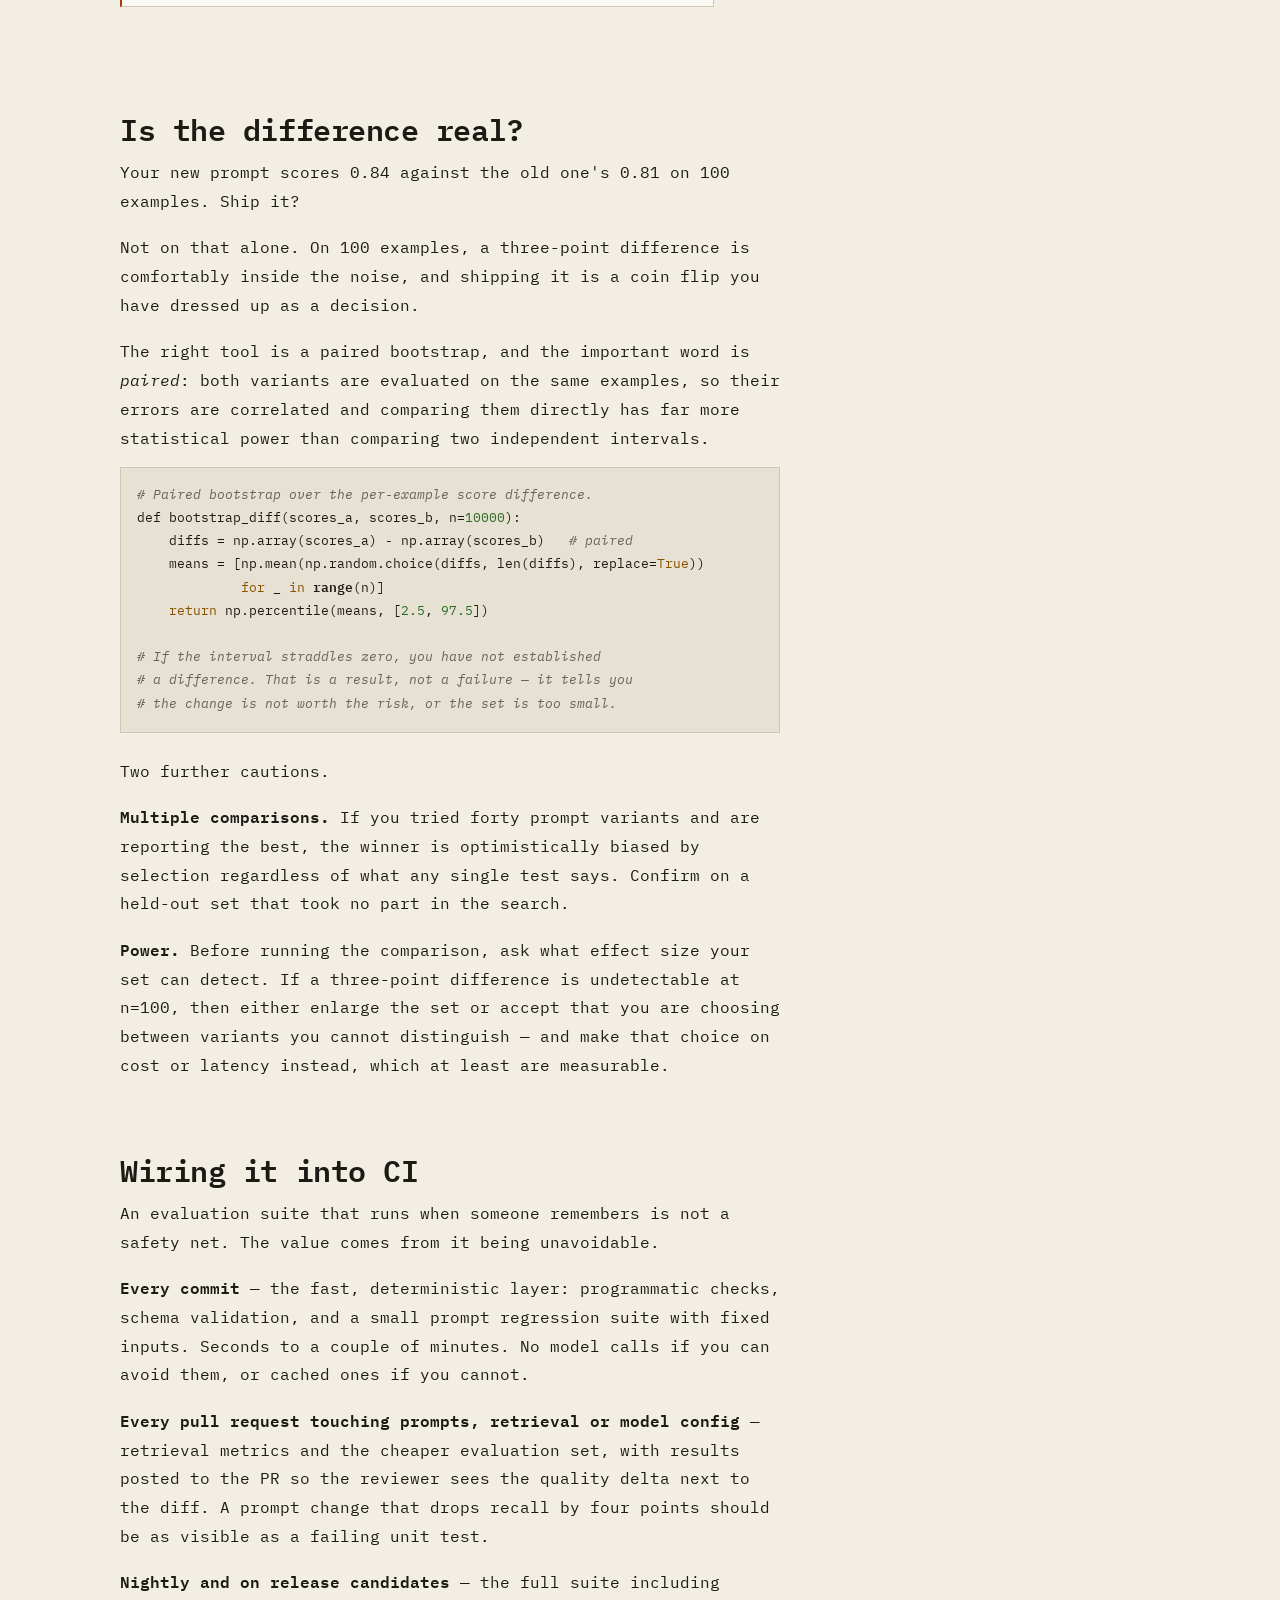
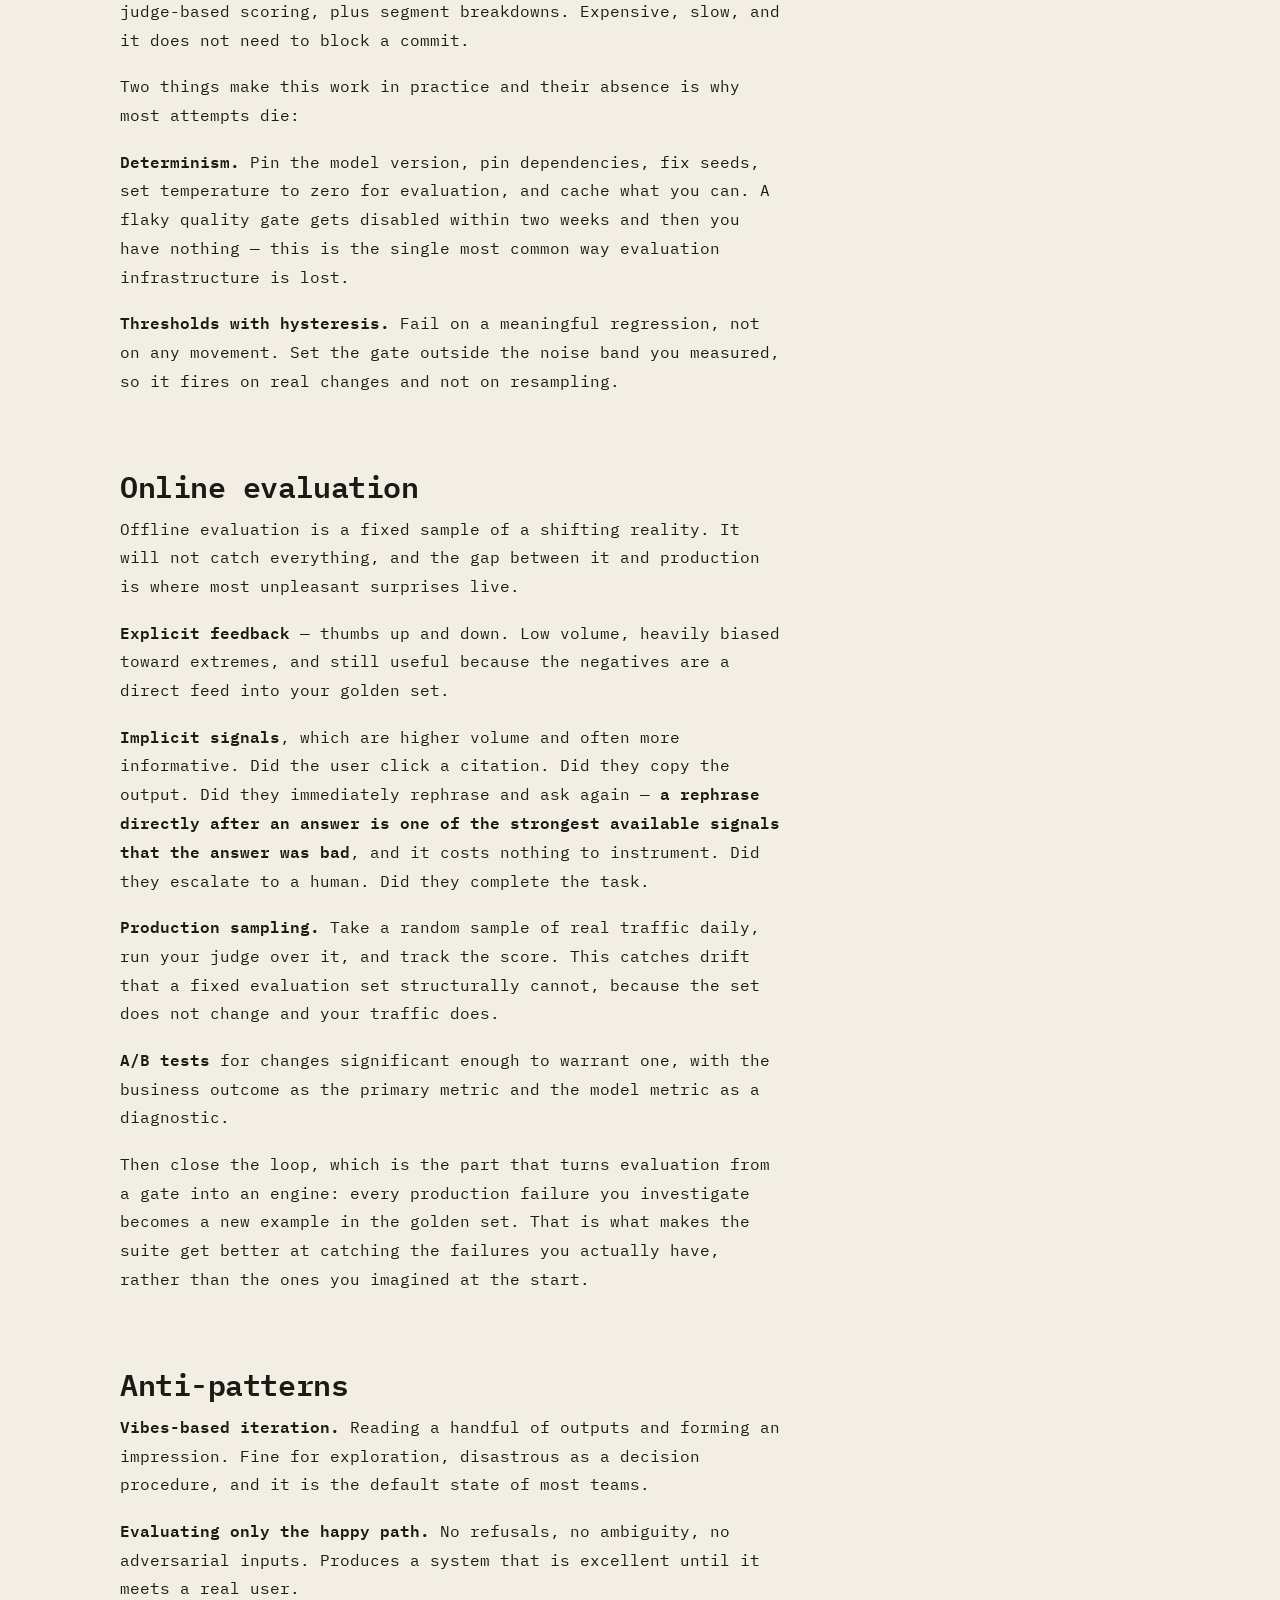
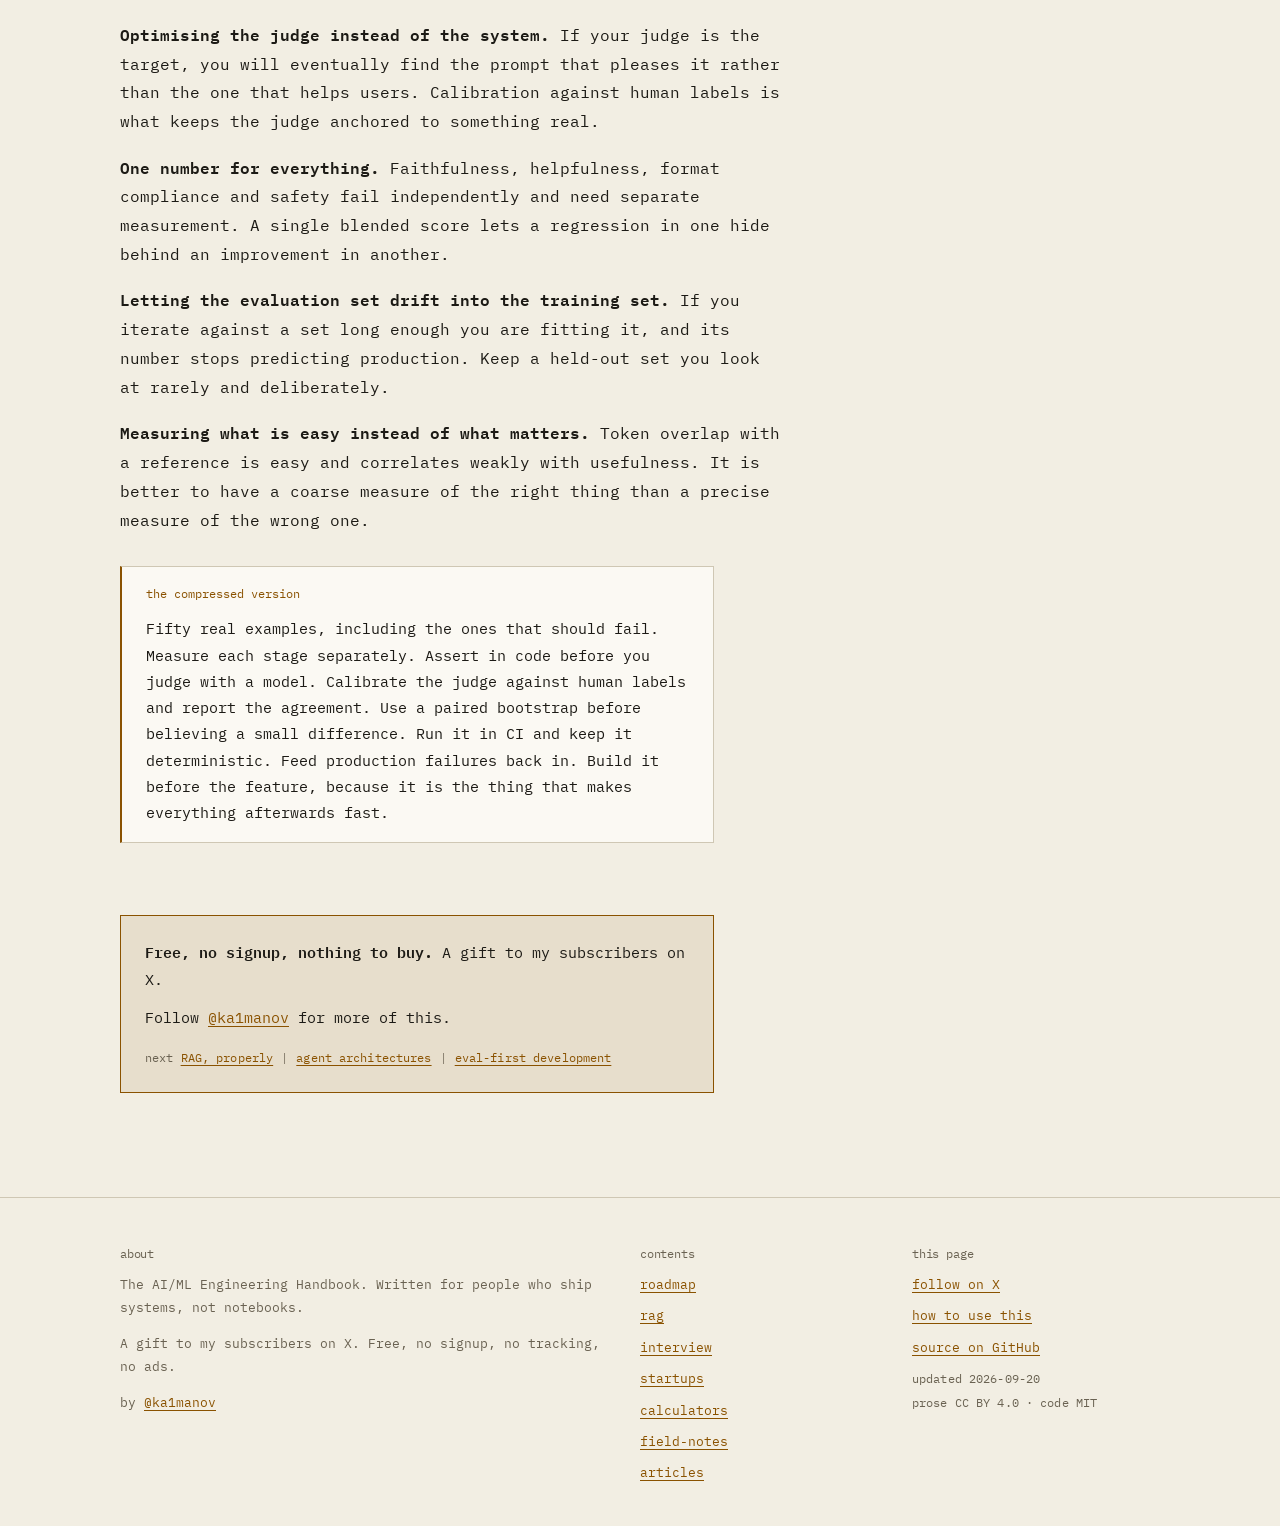
<file: articles/evaluation.html>
<!doctype html>
<html lang="en" data-base="../">
<head>
<meta charset="utf-8">
<meta name="viewport" content="width=device-width, initial-scale=1, viewport-fit=cover">
<title>Evaluation Engineering for LLM Systems</title>
<meta name="description" content="Golden sets, task decomposition, programmatic checks before model-based ones, calibrating an LLM judge, regression suites in CI, and online evaluation — how to make an LLM product improvable rather than merely changeable.">
<link rel="canonical" href="https://ka1manov.github.io/ai-ml-handbook/articles/evaluation.html">
<meta property="og:type" content="article">
<meta property="og:site_name" content="The AI/ML Engineering Handbook">
<meta property="og:title" content="Evaluation Engineering for LLM Systems">
<meta property="og:description" content="Golden sets, task decomposition, programmatic checks before model-based ones, calibrating an LLM judge, regression suites in CI, and online evaluation — how to make an LLM product improvable rather than merely changeable.">
<meta property="og:url" content="https://ka1manov.github.io/ai-ml-handbook/articles/evaluation.html">
<meta property="og:image" content="https://ka1manov.github.io/ai-ml-handbook/assets/img/og-articles.png">
<meta property="og:image:width" content="1200">
<meta property="og:image:height" content="630">
<meta property="og:image:alt" content="Terminal-style card reading "Evaluation Engineering for LLM Systems". From the AI/ML Engineering Handbook by @ka1manov.">
<meta name="twitter:card" content="summary_large_image">
<meta name="twitter:site" content="@ka1manov">
<meta name="twitter:creator" content="@ka1manov">
<meta name="twitter:image" content="https://ka1manov.github.io/ai-ml-handbook/assets/img/og-articles.png">
<meta name="author" content="@ka1manov">
<meta name="theme-color" content="#0C0B08" media="(prefers-color-scheme: dark)">
<meta name="theme-color" content="#F2EEE3" media="(prefers-color-scheme: light)">
<script>try{document.documentElement.setAttribute('data-theme',localStorage.getItem('amh:theme')||(matchMedia('(prefers-color-scheme: light)').matches?'light':'dark'))}catch(e){document.documentElement.setAttribute('data-theme','dark')}</script>
<link rel="preconnect" href="https://fonts.googleapis.com">
<link rel="preconnect" href="https://fonts.gstatic.com" crossorigin>
<link rel="stylesheet" href="https://fonts.googleapis.com/css2?family=IBM+Plex+Mono:ital,wght@0,400;0,500;0,600;1,400&display=swap">
<link rel="stylesheet" href="../assets/css/site.css">
<link rel="icon" href="../assets/img/favicon.svg" type="image/svg+xml">
<script type="application/ld+json">{"@context":"https://schema.org","@type":"TechArticle","name":"Evaluation Engineering for LLM Systems","headline":"Evaluation Engineering for LLM Systems","description":"Golden sets, task decomposition, programmatic checks before model-based ones, calibrating an LLM judge, regression suites in CI, and online evaluation — how to make an LLM product improvable rather than merely changeable.","url":"https://ka1manov.github.io/ai-ml-handbook/articles/evaluation.html","image":"https://ka1manov.github.io/ai-ml-handbook/assets/img/og-articles.png","inLanguage":"en","author":{"@type":"Person","name":"@ka1manov","url":"https://x.com/ka1manov"},"publisher":{"@type":"Person","name":"@ka1manov","url":"https://x.com/ka1manov"},"license":"https://creativecommons.org/licenses/by/4.0/","isAccessibleForFree":true,"dateModified":"2026-09-20"}</script>
</head>
<body>
<a class="sr-only" href="#main">Skip to content</a>
<div class="readbar-track"><div class="readbar" data-readbar></div></div>
<header class="topbar">
  <div class="shell topbar__inner">
    <a class="topbar__brand" href="../index.html">~/<span class="topbar__brand-long">ai-ml-</span>handbook</a>
    <span class="topbar__by">by <a href="https://x.com/ka1manov" rel="me noopener" target="_blank">@ka1manov</a></span>
    <nav class="topbar__links" aria-label="Sections">
      <a href="../index.html">roadmap</a>
      <a href="../rag.html">rag</a>
      <a href="../interview.html">interview</a>
      <a href="../startups.html">startups</a>
      <a href="../calculators.html">calculators</a>
      <a href="../tips.html">field-notes</a>
      <a href="../articles/index.html">articles</a>
    </nav>
    <div class="topbar__tools">
      <a class="btn btn--follow" href="https://x.com/ka1manov" rel="me noopener" target="_blank">[ @ka1manov ]</a>
      <button class="btn" type="button" data-search-open aria-label="Search the handbook">[ / ]</button>
      <button class="btn" type="button" data-theme-toggle>[ crt ]</button>
      <button class="btn" type="button" data-nav-toggle>[ menu ]</button>
    </div>
  </div>
  <div class="shell">
    <nav class="navmenu" id="navmenu" aria-label="Sections, compact" hidden>
      <a href="../index.html">roadmap</a>
      <a href="../rag.html">rag</a>
      <a href="../interview.html">interview</a>
      <a href="../startups.html">startups</a>
      <a href="../calculators.html">calculators</a>
      <a href="../tips.html">field-notes</a>
      <a href="../articles/index.html">articles</a>
      <a class="navmenu__follow" href="https://x.com/ka1manov" rel="me noopener" target="_blank">follow @ka1manov on X →</a>
    </nav>
  </div>
</header>
<main id="main">
<div class="shell">

<section class="pagehead" style="border-bottom:0">
  <p class="prompt">pytest evals/ --tb=short</p>
  <h1>Evaluation engineering</h1>
  <p class="lede">Without evaluation you are not engineering an LLM system, you are changing it. This is how to build the instrument: what to measure, what to measure it with, how to calibrate a judge so its numbers mean something, and how to wire the whole thing into CI so quality cannot silently fall.</p>
  <p class="meta"><span class="k">words</span> <span class="v">~3.2k</span><span class="sep">|</span><span class="k">read</span> <span class="v">~15m</span><span class="sep">|</span><span class="k">level</span> <span class="v">mid → senior</span><span class="sep">|</span><span class="k">by</span> <span class="v"><a href="https://x.com/ka1manov" rel="me noopener" target="_blank">@ka1manov</a></span></p>
</section>

<div class="withaside">
<aside class="withaside__nav">
  <nav class="rail" data-rail aria-label="On this page">
    <h2>contents</h2>
    <ol>
      <li><a href="#why">Why this is the highest-leverage work</a></li>
      <li><a href="#golden">Building the golden set</a></li>
      <li><a href="#decompose">Decompose before you measure</a></li>
      <li><a href="#programmatic">Programmatic checks first</a></li>
      <li><a href="#judge">LLM-as-judge, calibrated</a></li>
      <li><a href="#stats">Is the difference real?</a></li>
      <li><a href="#ci">Wiring it into CI</a></li>
      <li><a href="#online">Online evaluation</a></li>
      <li><a href="#antipatterns">Anti-patterns</a></li>
    </ol>
  </nav>
</aside>
<div class="withaside__main">

<section class="section" id="why">
  <div class="prose">
    <h2>Why this is the highest-leverage work</h2>

    <p>Deterministic software has a property LLM systems do not: you can tell whether it is correct. A function either returns the right value or it does not, and a test asserts it.</p>

    <p>An LLM system's output is a distribution over acceptable answers, and "acceptable" is frequently a judgement. That has a consequence people underestimate until it bites: <b>without a measurement, you cannot tell whether a change helped.</b></p>

    <p>What happens without one is consistent across every team I have seen do it. Someone edits a prompt, reads three outputs, decides it seems better, and ships. A week later someone else improves something different and a behaviour that used to work no longer does. Nobody can say when it broke or which change did it, because there was never a number. The product changes constantly and improves randomly.</p>

    <p>The argument for building it first is not rigour, it is speed. With an evaluation suite you can refactor prompts without fear, compare models in an afternoon, adopt a new base model when it ships, and answer "did that help?" with evidence. Every one of those is faster than the alternative, and the gap widens over the life of the product.</p>

    <div class="callout callout--note">
      <span class="callout__label">the minimum viable version</span>
      <p>Fifty real examples with a defined notion of a good response, and a script that runs them and prints a number. That is one day of work.</p>
      <p>It is not a research-grade benchmark and it does not need to be. It needs to be enough to notice when you make things worse, and fifty examples will do that.</p>
    </div>
  </div>
</section>

<section class="section" id="golden">
  <div class="prose">
    <h2>Building the golden set</h2>

    <p>Everything rests on this, so it is worth doing deliberately.</p>

    <p><b>Use real inputs.</b> From support tickets, query logs, user interviews, or the humans currently doing the work. Examples you invent are shaped by your assumptions about the task, which are exactly the assumptions you need the evaluation to test. A set of invented examples produces a system that handles invented examples.</p>

    <p><b>Size: 50 is useful, 200 is comfortable, 1000 is a research budget.</b> What matters far more than size is coverage, and adding a hundred more examples of the case you already handle adds nothing.</p>

    <p><b>Stratify deliberately.</b> Your set should contain, by design rather than by luck:</p>

    <p>The common case, in proportion. The hard-but-valid cases where the answer requires real work. Ambiguous inputs where the correct behaviour is to ask a clarifying question. <b>Inputs the system should refuse or say it cannot answer</b> — a system that always answers has not been tested, and this is the slice that most often exposes the difference between a good system and a confident one. Adversarial inputs, including injection attempts. And known past failures, added as they are found, so a fixed bug cannot return unnoticed.</p>

    <p><b>Define what good means, precisely enough for someone else to apply it.</b> "A good summary" is not a specification. "Includes the decision and the owner, under 100 words, no information absent from the source" is. If two people on your team would score the same output differently, the rubric is not finished.</p>

    <p><b>Version it and freeze it.</b> The evaluation set is a measuring instrument. Changing it changes what the numbers mean, so changes should be deliberate, recorded, and accompanied by a re-baseline rather than slipped in.</p>

    <div class="callout callout--warn">
      <span class="callout__label">the contamination trap</span>
      <p>Do not generate your evaluation set with the same model you are evaluating. You will measure agreement with that model's own tendencies, not quality, and the score will look excellent.</p>
      <p>The same applies to generating evaluation questions from your corpus: those questions are shaped like your corpus and will flatter your retrieval. Real user questions are phrased differently from the documents that answer them, and that mismatch is precisely what retrieval has to overcome.</p>
    </div>
  </div>
</section>

<section class="section" id="decompose">
  <div class="prose">
    <h2>Decompose before you measure</h2>

    <p>A single end-to-end quality score is the most common evaluation design and the least useful one, because when it moves you do not know why.</p>

    <p>Measure each stage that can fail independently:</p>

<pre><code><span class="c-com"># A RAG pipeline has at least four measurable stages.</span>

router      → did it correctly decide whether to retrieve?
retrieval   → recall@k, precision@k, nDCG@k
generation  → faithfulness to the retrieved context
end-to-end  → did the user get a correct, useful answer?

<span class="c-com"># The ordering matters: a failure upstream makes every
# downstream measurement meaningless. There is no point
# debugging generation while retrieval is broken.</span>
</code></pre>

    <p>The payoff is diagnostic. When end-to-end quality drops, the stage metrics tell you immediately which component regressed, and you skip the day of bisecting by hand. It also tells you where the ceiling is: if recall@10 is 0.6, generation quality cannot exceed what 60% coverage allows, and improving the prompt is wasted effort.</p>

    <p>The same applies to agents — per-step success and end-to-end success are different numbers, and the gap between them is where error compounding lives. A 95% per-step rate over ten steps is roughly 60% end to end, and only measuring both makes that visible.</p>
  </div>
</section>

<section class="section" id="programmatic">
  <div class="prose">
    <h2>Programmatic checks first</h2>

    <p>Before anything judges anything, write the assertions a computer can make. They are free, deterministic, instant, and they catch a surprising share of real defects.</p>

<pre><code><span class="c-com"># These need no model and no human. Run them on every output.</span>

def check(output, context, question):
    assert is_valid_json(output)                     <span class="c-com"># schema</span>
    assert set(output) >= REQUIRED_FIELDS
    assert len(output[<span class="c-str">"summary"</span>].split()) &lt;= <span class="c-num">100</span>     <span class="c-com"># length</span>
    assert output[<span class="c-str">"citations"</span>]                        <span class="c-com"># cited at all</span>
    <span class="c-kw">for</span> cid <span class="c-kw">in</span> output[<span class="c-str">"citations"</span>]:
        assert cid <span class="c-kw">in</span> context.chunk_ids                <span class="c-com"># not fabricated</span>
    assert <span class="c-kw">not</span> PII_PATTERN.search(output[<span class="c-str">"summary"</span>])
    assert detect_language(output) == expected_language
</code></pre>

    <p>The citation check deserves particular attention, because fabricated citations are one of the most damaging failures a grounded system can have — the answer <i>looks</i> verifiable, which makes users trust it more, not less. Validating that every cited id exists in the retrieved set is three lines and it makes that failure impossible to ship.</p>

    <p>Beyond assertions, the deterministic metrics: exact match where there is one right answer, numeric tolerance for extracted figures, set overlap for extracted entities, and reference-based text metrics where a reference answer exists — with the caveat that string-overlap metrics correlate poorly with quality on open-ended generation and should not carry much weight.</p>

    <p>Every check you can express in code is one you never pay a model to perform, never wait on, and never argue about.</p>
  </div>
</section>

<section class="section" id="judge">
  <div class="prose">
    <h2>LLM-as-judge, calibrated</h2>

    <p>For the genuinely subjective remainder — is this summary faithful, is this tone right, is this answer helpful — a model scoring outputs is the practical option at any scale.</p>

    <p>It is also a measuring instrument, and an uncalibrated instrument produces confident numbers that mean nothing. The known biases are specific and worth designing around:</p>

    <p><b>Position bias.</b> In pairwise comparison, judges favour one position. Evaluate both orderings and average; a large disagreement between orderings is itself a signal that the two outputs are close.</p>

    <p><b>Verbosity bias.</b> Judges prefer longer answers largely independently of quality. Either control for length in the comparison or instruct the judge to disregard it — and then verify the instruction worked by checking whether score correlates with length.</p>

    <p><b>Self-preference.</b> Judges score outputs from their own model family more highly. Using a different model to judge than to generate is cheap insurance against measuring your own reflection.</p>

    <p><b>Scale compression.</b> Asked for 1–10, judges cluster in 6–8 and the scale carries less information than it appears to. Binary or three-point rubrics with explicit criteria are substantially more reliable.</p>

    <h3>Writing a judge prompt that works</h3>

    <p>Give it the criterion, not the question. "Rate this answer's quality" invites the model's general aesthetic preferences. "Does every factual claim in this answer appear in the provided context? Answer yes or no, then list any claim that does not" is a checkable question with a defensible answer.</p>

    <p>Ask for the reasoning before the verdict — a judge that commits to a score and then explains it rationalises, while one that examines first and concludes after is more accurate. Provide the rubric with a worked example of each category. And request a structured output so parsing is not its own failure mode.</p>

    <div class="callout callout--warn">
      <span class="callout__label">the calibration step, which is not optional</span>
      <p>Hand-label 50 to 100 outputs. Run the judge on the same ones. Compute agreement — Cohen's kappa for categorical judgements, correlation for scores.</p>
      <p><b>That number is the credibility of every result the judge produces afterwards.</b> If you cannot state it, your evaluation pipeline is generating numbers rather than evidence, and decisions based on it are decisions based on nothing.</p>
      <p>Re-calibrate when you change the judge model or the rubric, because both change the instrument. And if agreement is poor, the usual cause is an underspecified rubric rather than a weak judge — the fix is to sharpen the criterion.</p>
    </div>
  </div>
</section>

<section class="section" id="stats">
  <div class="prose">
    <h2>Is the difference real?</h2>

    <p>Your new prompt scores 0.84 against the old one's 0.81 on 100 examples. Ship it?</p>

    <p>Not on that alone. On 100 examples, a three-point difference is comfortably inside the noise, and shipping it is a coin flip you have dressed up as a decision.</p>

    <p>The right tool is a paired bootstrap, and the important word is <i>paired</i>: both variants are evaluated on the same examples, so their errors are correlated and comparing them directly has far more statistical power than comparing two independent intervals.</p>

<pre><code><span class="c-com"># Paired bootstrap over the per-example score difference.</span>
def bootstrap_diff(scores_a, scores_b, n=<span class="c-num">10000</span>):
    diffs = np.array(scores_a) - np.array(scores_b)   <span class="c-com"># paired</span>
    means = [np.mean(np.random.choice(diffs, len(diffs), replace=<span class="c-kw">True</span>))
             <span class="c-kw">for</span> _ <span class="c-kw">in</span> <span class="c-fn">range</span>(n)]
    <span class="c-kw">return</span> np.percentile(means, [<span class="c-num">2.5</span>, <span class="c-num">97.5</span>])

<span class="c-com"># If the interval straddles zero, you have not established
# a difference. That is a result, not a failure — it tells you
# the change is not worth the risk, or the set is too small.</span>
</code></pre>

    <p>Two further cautions.</p>

    <p><b>Multiple comparisons.</b> If you tried forty prompt variants and are reporting the best, the winner is optimistically biased by selection regardless of what any single test says. Confirm on a held-out set that took no part in the search.</p>

    <p><b>Power.</b> Before running the comparison, ask what effect size your set can detect. If a three-point difference is undetectable at n=100, then either enlarge the set or accept that you are choosing between variants you cannot distinguish — and make that choice on cost or latency instead, which at least are measurable.</p>
  </div>
</section>

<section class="section" id="ci">
  <div class="prose">
    <h2>Wiring it into CI</h2>

    <p>An evaluation suite that runs when someone remembers is not a safety net. The value comes from it being unavoidable.</p>

    <p><b>Every commit</b> — the fast, deterministic layer: programmatic checks, schema validation, and a small prompt regression suite with fixed inputs. Seconds to a couple of minutes. No model calls if you can avoid them, or cached ones if you cannot.</p>

    <p><b>Every pull request touching prompts, retrieval or model config</b> — retrieval metrics and the cheaper evaluation set, with results posted to the PR so the reviewer sees the quality delta next to the diff. A prompt change that drops recall by four points should be as visible as a failing unit test.</p>

    <p><b>Nightly and on release candidates</b> — the full suite including judge-based scoring, plus segment breakdowns. Expensive, slow, and it does not need to block a commit.</p>

    <p>Two things make this work in practice and their absence is why most attempts die:</p>

    <p><b>Determinism.</b> Pin the model version, pin dependencies, fix seeds, set temperature to zero for evaluation, and cache what you can. A flaky quality gate gets disabled within two weeks and then you have nothing — this is the single most common way evaluation infrastructure is lost.</p>

    <p><b>Thresholds with hysteresis.</b> Fail on a meaningful regression, not on any movement. Set the gate outside the noise band you measured, so it fires on real changes and not on resampling.</p>
  </div>
</section>

<section class="section" id="online">
  <div class="prose">
    <h2>Online evaluation</h2>

    <p>Offline evaluation is a fixed sample of a shifting reality. It will not catch everything, and the gap between it and production is where most unpleasant surprises live.</p>

    <p><b>Explicit feedback</b> — thumbs up and down. Low volume, heavily biased toward extremes, and still useful because the negatives are a direct feed into your golden set.</p>

    <p><b>Implicit signals</b>, which are higher volume and often more informative. Did the user click a citation. Did they copy the output. Did they immediately rephrase and ask again — <b>a rephrase directly after an answer is one of the strongest available signals that the answer was bad</b>, and it costs nothing to instrument. Did they escalate to a human. Did they complete the task.</p>

    <p><b>Production sampling.</b> Take a random sample of real traffic daily, run your judge over it, and track the score. This catches drift that a fixed evaluation set structurally cannot, because the set does not change and your traffic does.</p>

    <p><b>A/B tests</b> for changes significant enough to warrant one, with the business outcome as the primary metric and the model metric as a diagnostic.</p>

    <p>Then close the loop, which is the part that turns evaluation from a gate into an engine: every production failure you investigate becomes a new example in the golden set. That is what makes the suite get better at catching the failures you actually have, rather than the ones you imagined at the start.</p>
  </div>
</section>

<section class="section" id="antipatterns">
  <div class="prose">
    <h2>Anti-patterns</h2>

    <p><b>Vibes-based iteration.</b> Reading a handful of outputs and forming an impression. Fine for exploration, disastrous as a decision procedure, and it is the default state of most teams.</p>

    <p><b>Evaluating only the happy path.</b> No refusals, no ambiguity, no adversarial inputs. Produces a system that is excellent until it meets a real user.</p>

    <p><b>Optimising the judge instead of the system.</b> If your judge is the target, you will eventually find the prompt that pleases it rather than the one that helps users. Calibration against human labels is what keeps the judge anchored to something real.</p>

    <p><b>One number for everything.</b> Faithfulness, helpfulness, format compliance and safety fail independently and need separate measurement. A single blended score lets a regression in one hide behind an improvement in another.</p>

    <p><b>Letting the evaluation set drift into the training set.</b> If you iterate against a set long enough you are fitting it, and its number stops predicting production. Keep a held-out set you look at rarely and deliberately.</p>

    <p><b>Measuring what is easy instead of what matters.</b> Token overlap with a reference is easy and correlates weakly with usefulness. It is better to have a coarse measure of the right thing than a precise measure of the wrong one.</p>

    <div class="callout callout--note">
      <span class="callout__label">the compressed version</span>
      <p>Fifty real examples, including the ones that should fail. Measure each stage separately. Assert in code before you judge with a model. Calibrate the judge against human labels and report the agreement. Use a paired bootstrap before believing a small difference. Run it in CI and keep it deterministic. Feed production failures back in. Build it before the feature, because it is the thing that makes everything afterwards fast.</p>
    </div>
  </div>

  <div class="follow">
    <p><b>Free, no signup, nothing to buy.</b> A gift to my subscribers on X.</p>
    <p>Follow <a href="https://x.com/ka1manov" rel="me noopener" target="_blank">@ka1manov</a> for more of this.</p>
    <p class="meta" style="margin-top:var(--sp-4)"><span class="k">next</span> <span class="v"><a href="../rag.html">RAG, properly</a></span><span class="sep">|</span><span class="v"><a href="agents.html">agent architectures</a></span><span class="sep">|</span><span class="v"><a href="../startups.html">eval-first development</a></span></p>
  </div>
</section>

</div>
</div>

</div>
</main>

<footer class="footer">
  <div class="shell footer__grid">
    <div>
      <h2>about</h2>
      <p>The AI/ML Engineering Handbook. Written for people who ship systems, not notebooks.</p>
      <p style="margin-top:var(--sp-3)">A gift to my subscribers on X. Free, no signup, no tracking, no ads.</p>
      <p style="margin-top:var(--sp-3)">by <a href="https://x.com/ka1manov" rel="me noopener" target="_blank">@ka1manov</a></p>
    </div>
    <div>
      <h2>contents</h2>
      <ul>
        <li><a href="../index.html">roadmap</a></li>
        <li><a href="../rag.html">rag</a></li>
        <li><a href="../interview.html">interview</a></li>
        <li><a href="../startups.html">startups</a></li>
        <li><a href="../calculators.html">calculators</a></li>
        <li><a href="../tips.html">field-notes</a></li>
        <li><a href="../articles/index.html">articles</a></li>
      </ul>
    </div>
    <div>
      <h2>this page</h2>
      <ul>
        <li><a href="https://x.com/ka1manov" rel="noopener" target="_blank">follow on X</a></li>
        <li><a href="../index.html#how-to-use">how to use this</a></li>
        <li><a href="https://github.com/ka1manov/ai-ml-handbook" rel="noopener" target="_blank">source on GitHub</a></li>
        <li><span class="meta">updated 2026-09-20<br>prose CC BY 4.0 · code MIT</span></li>
      </ul>
    </div>
  </div>
</footer>

<div class="search" id="search" role="dialog" aria-modal="true" aria-label="Search the handbook" hidden>
  <div class="search__panel">
    <input class="search__input" type="search" placeholder="search the handbook…" aria-label="Search query" autocomplete="off" spellcheck="false">
    <ul class="search__results" role="listbox" aria-label="Search results"></ul>
    <p class="search__empty" hidden>No matches.</p>
    <p class="search__foot"><span class="kbd">↑</span> <span class="kbd">↓</span> to move · <span class="kbd">enter</span> to open · <span class="kbd">esc</span> to close</p>
  </div>
</div>

<script src="../assets/js/theme.js" defer></script>
<script src="../assets/js/nav.js" defer></script>
<script src="../assets/js/search.js" defer></script>
<script src="../assets/js/rail.js" defer></script>
</body>
</html>
</file>
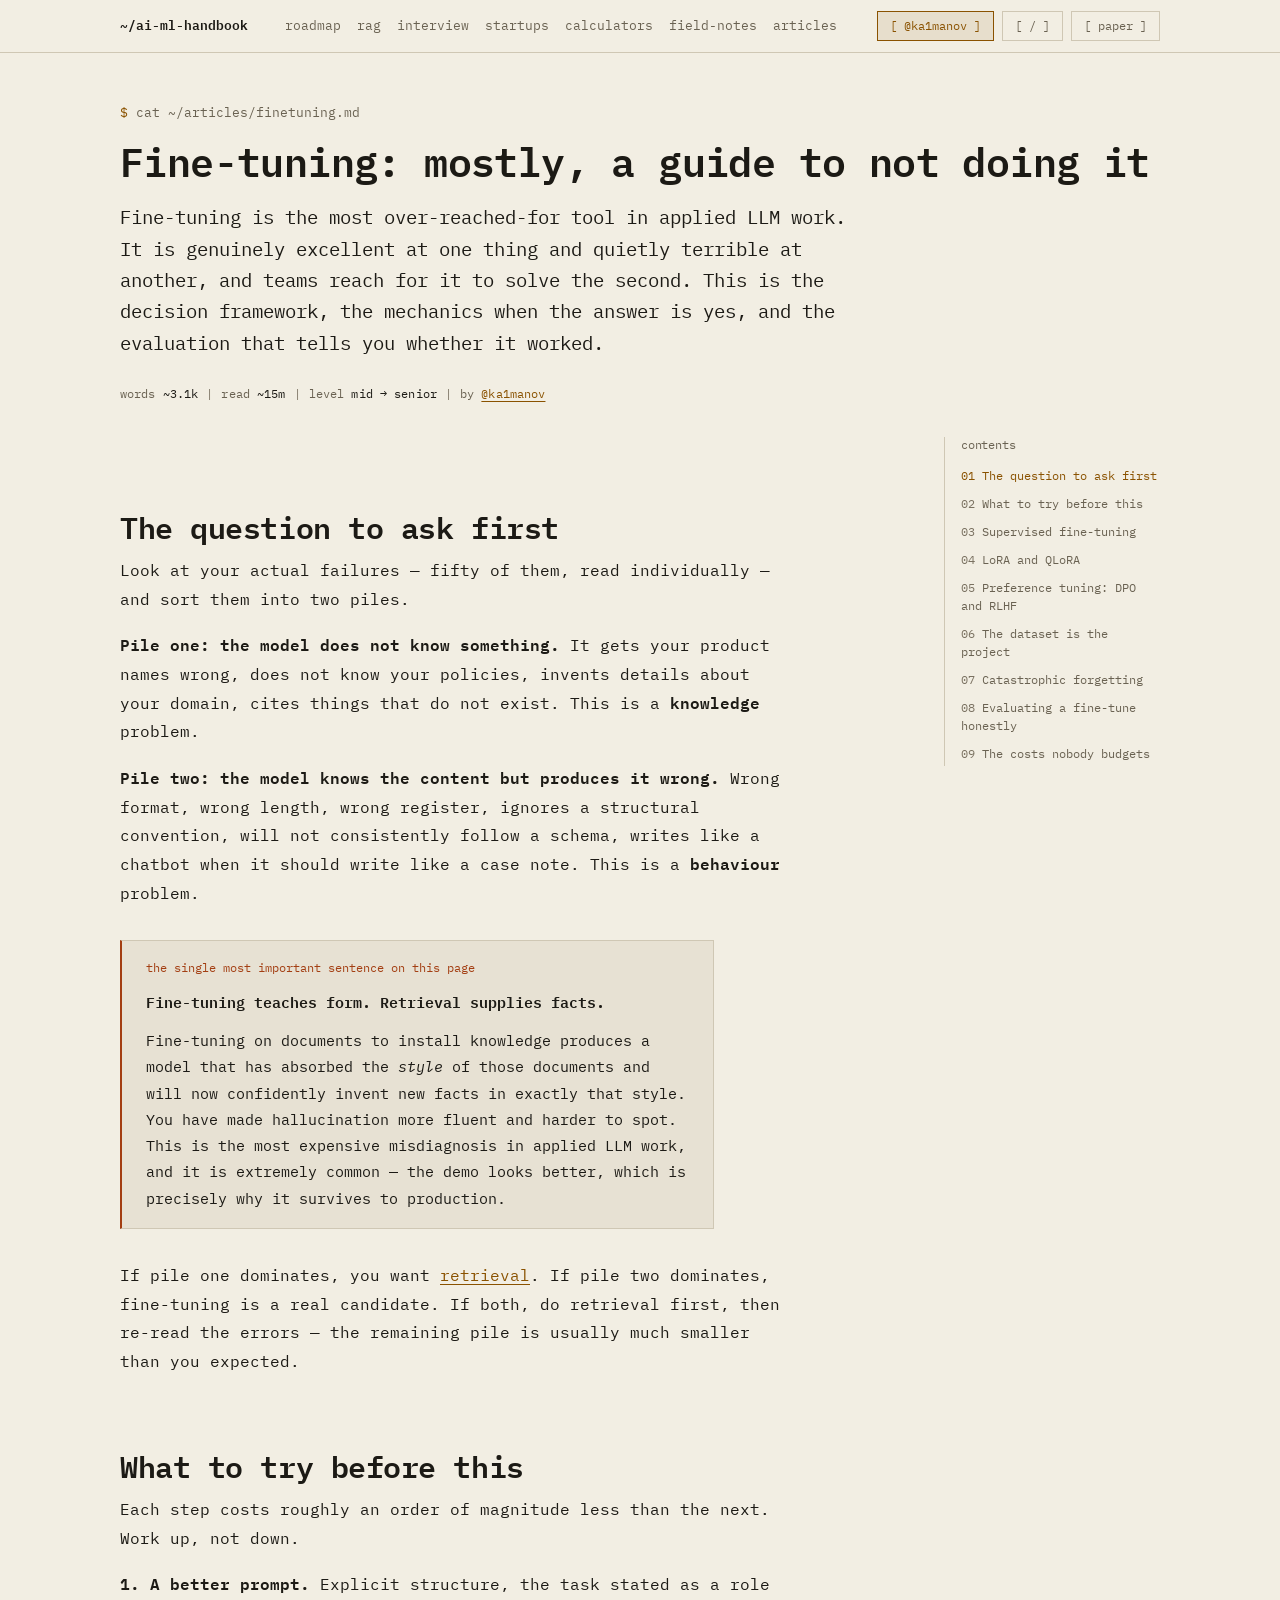
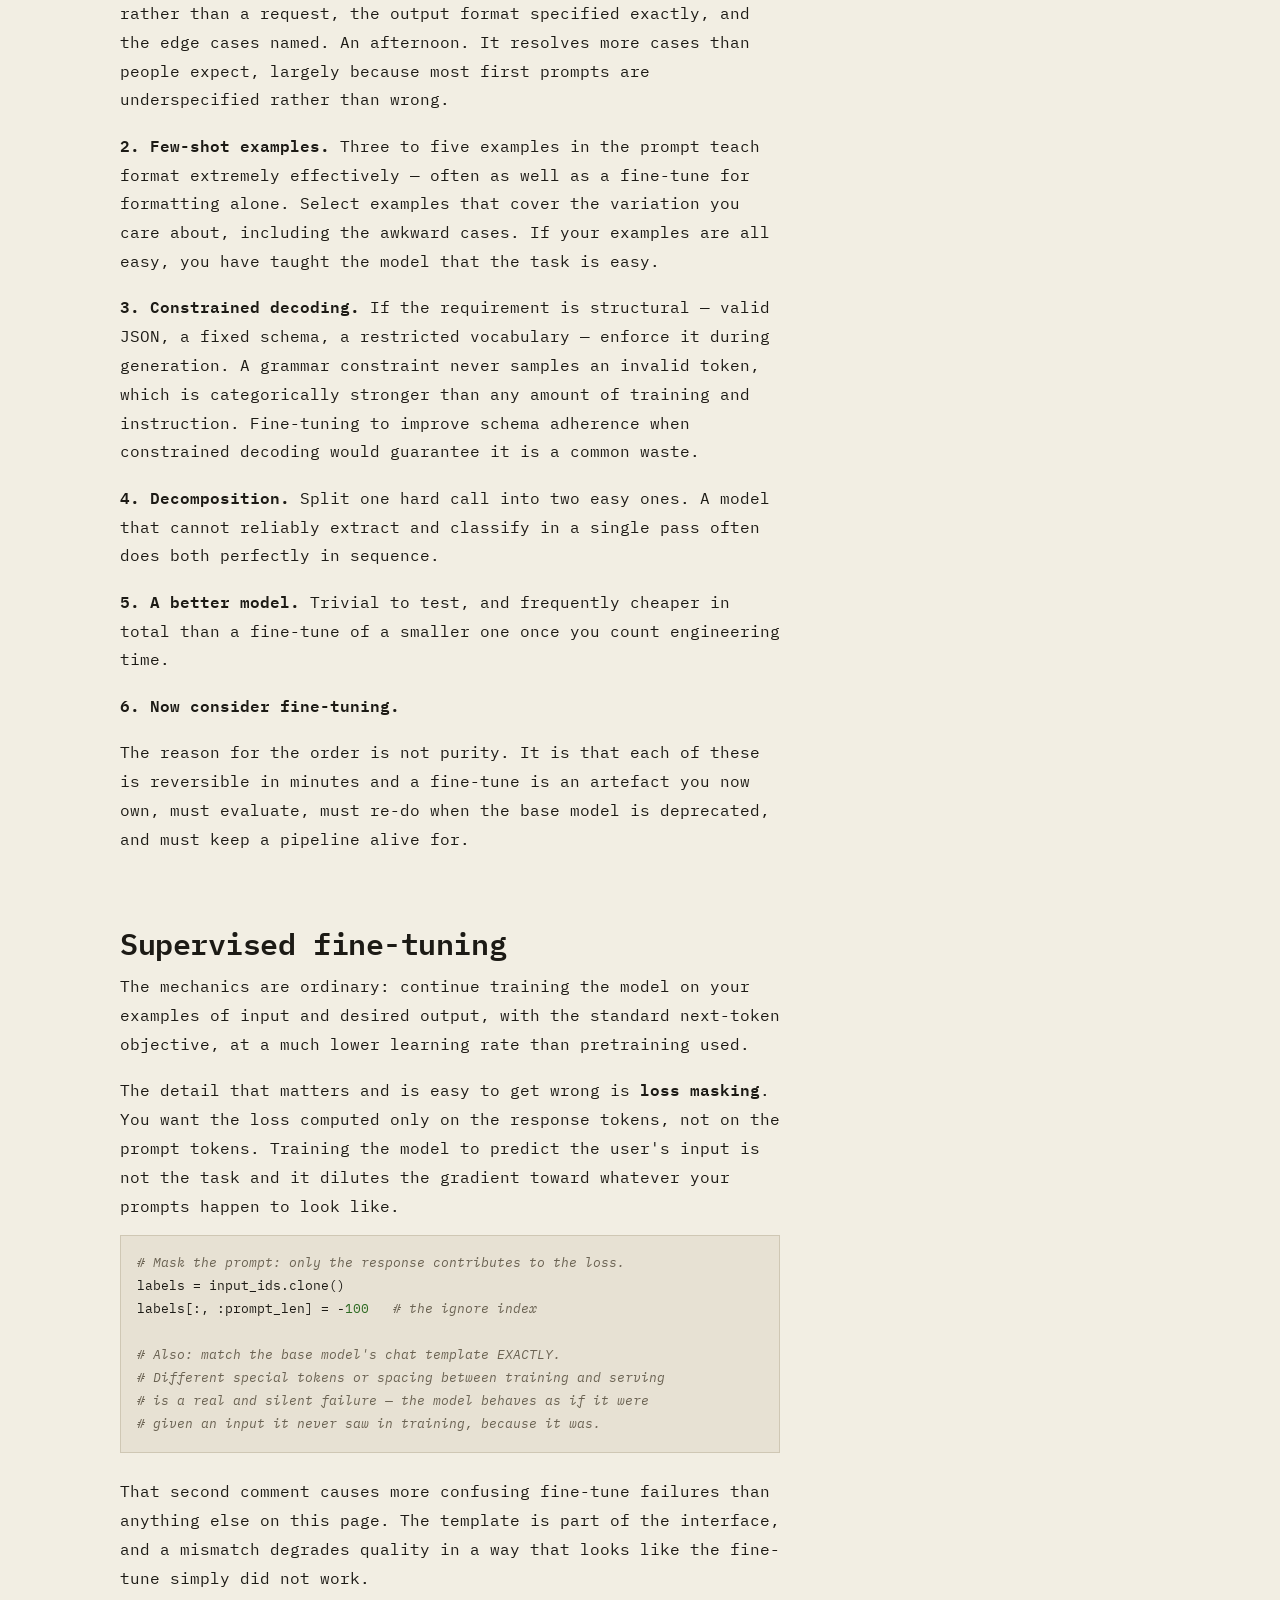
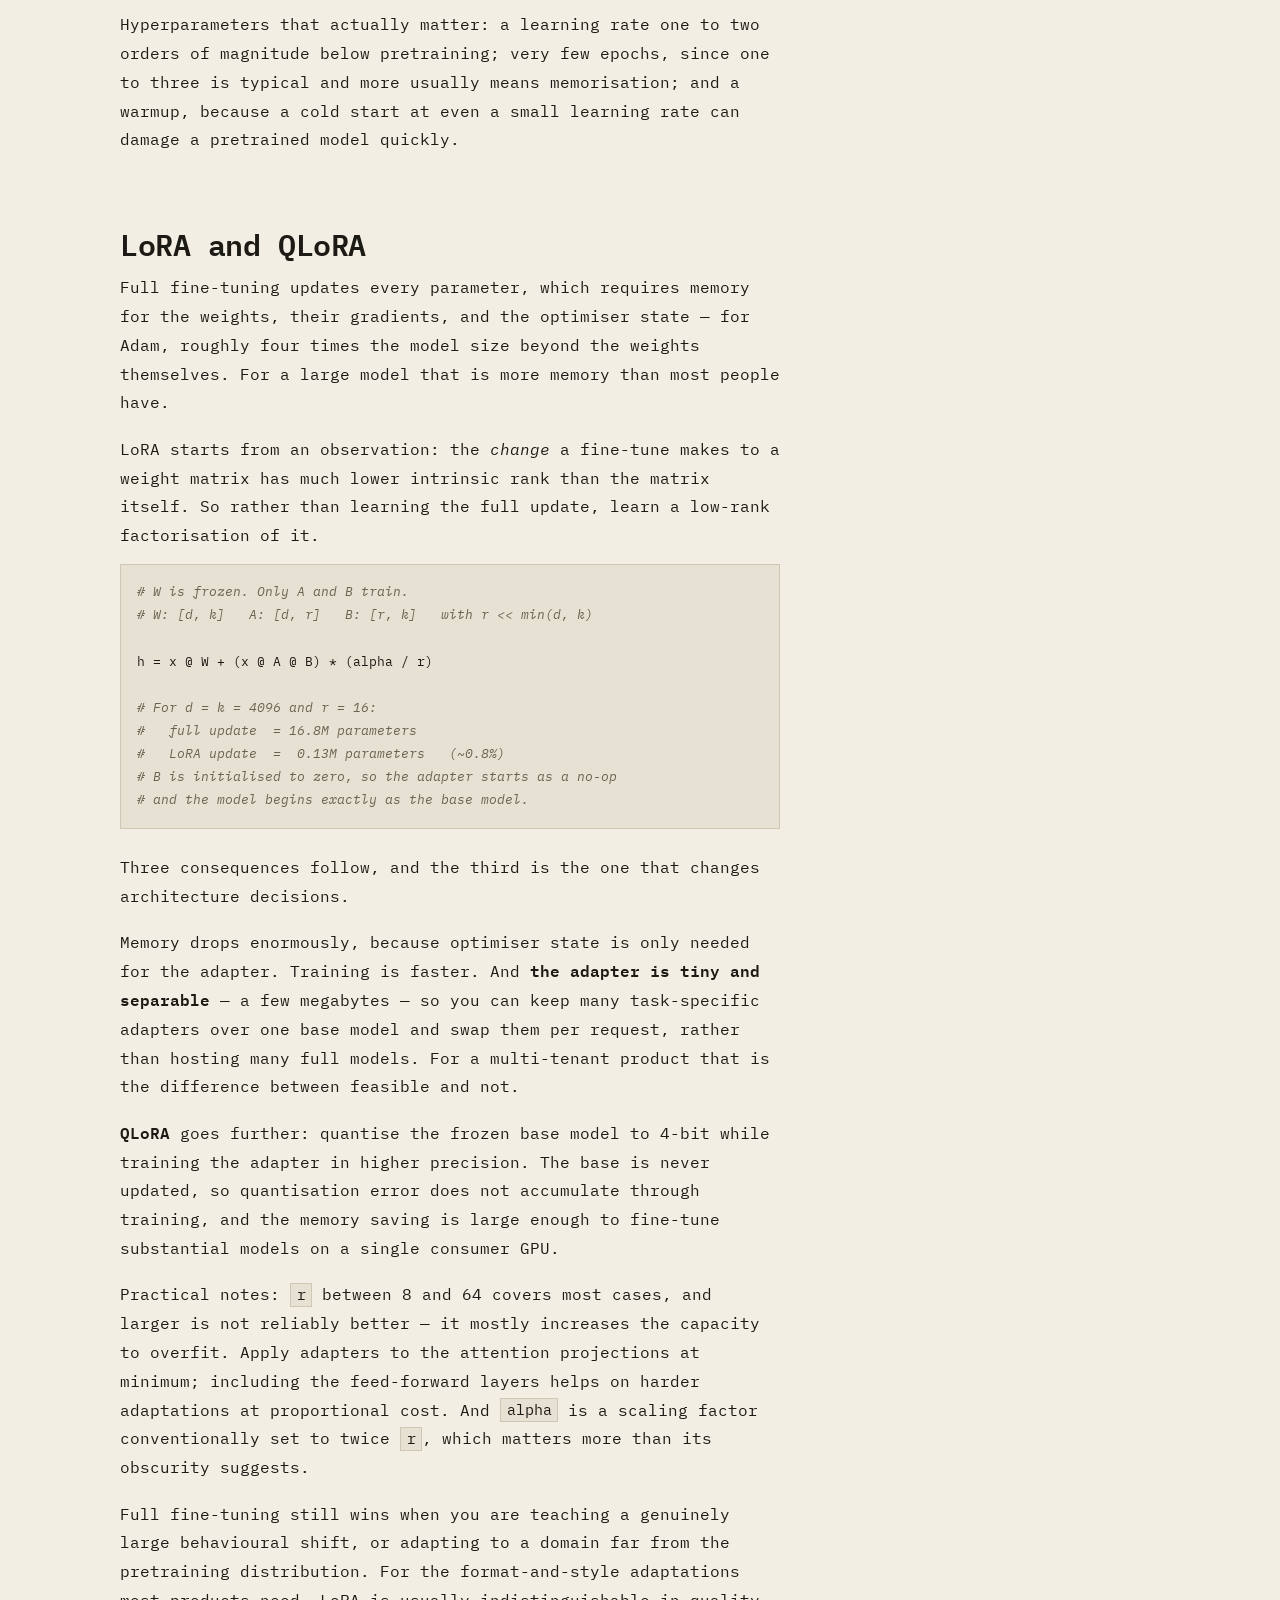
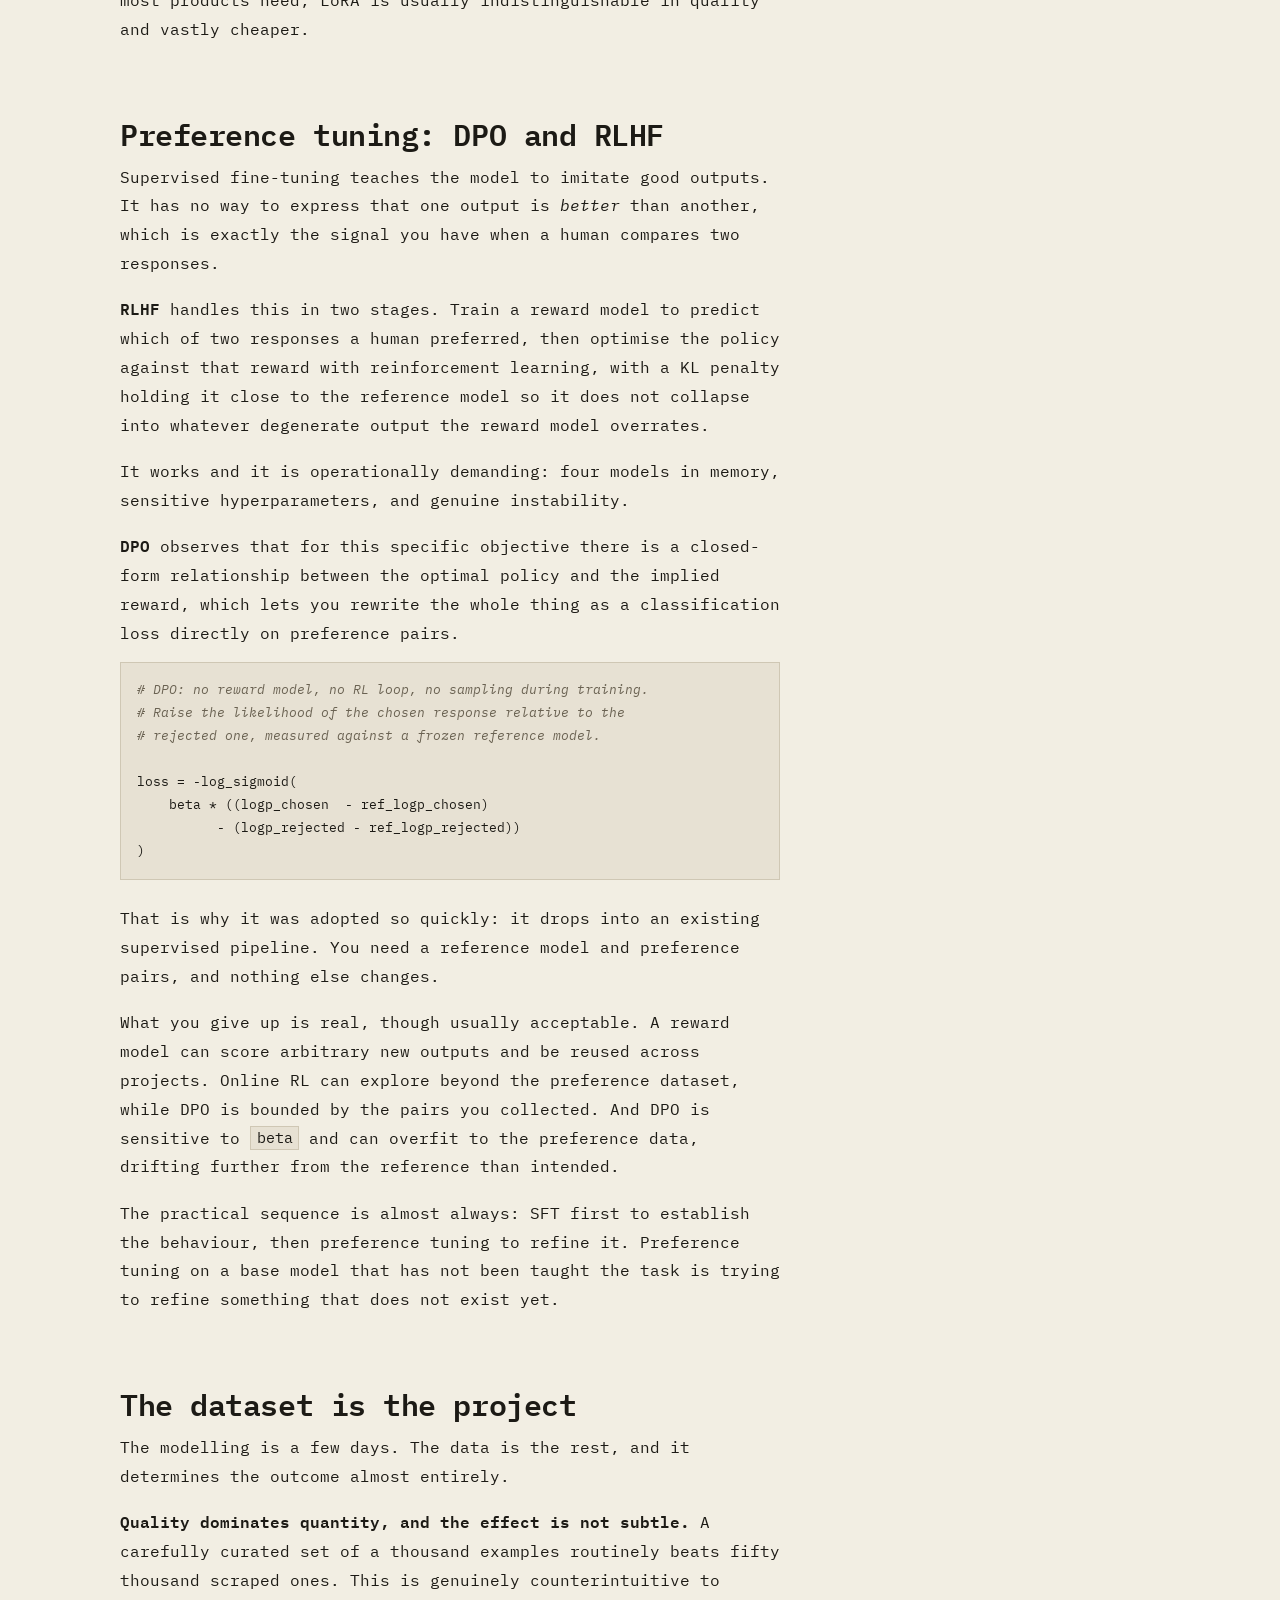
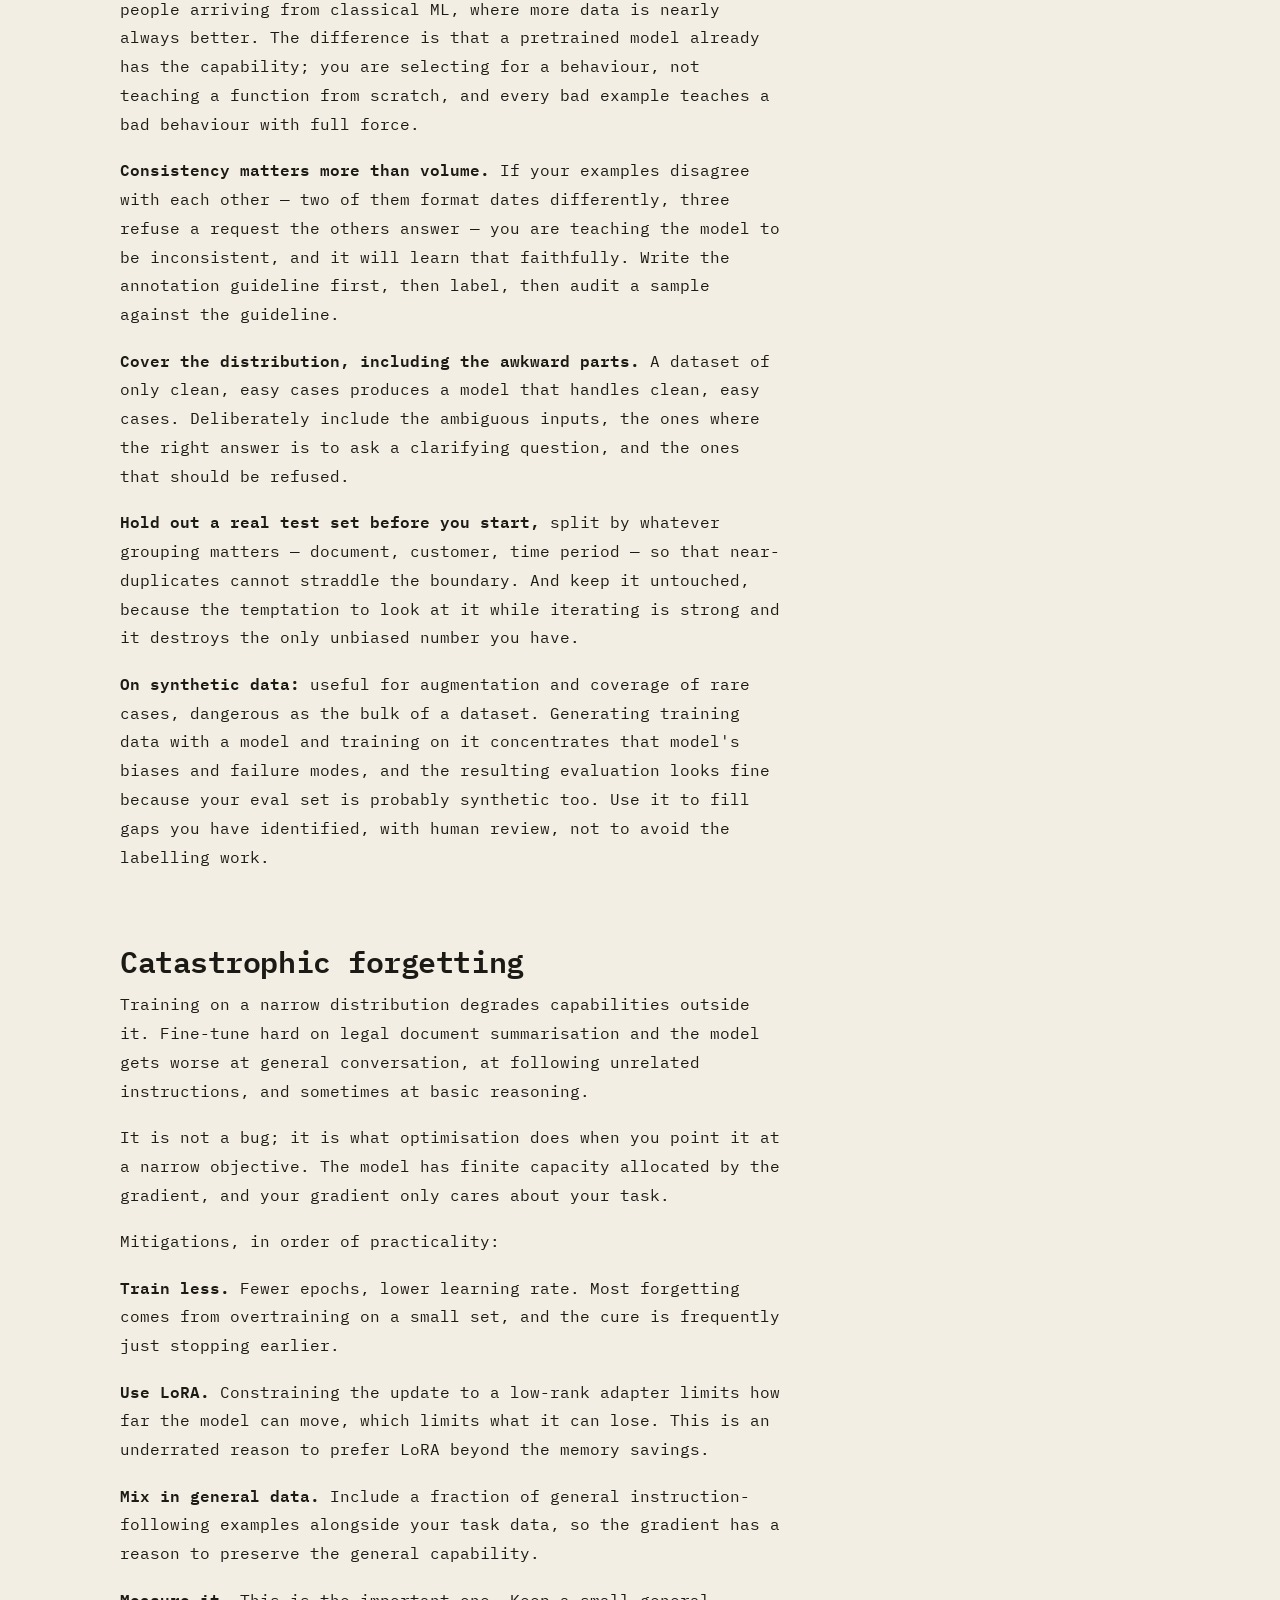
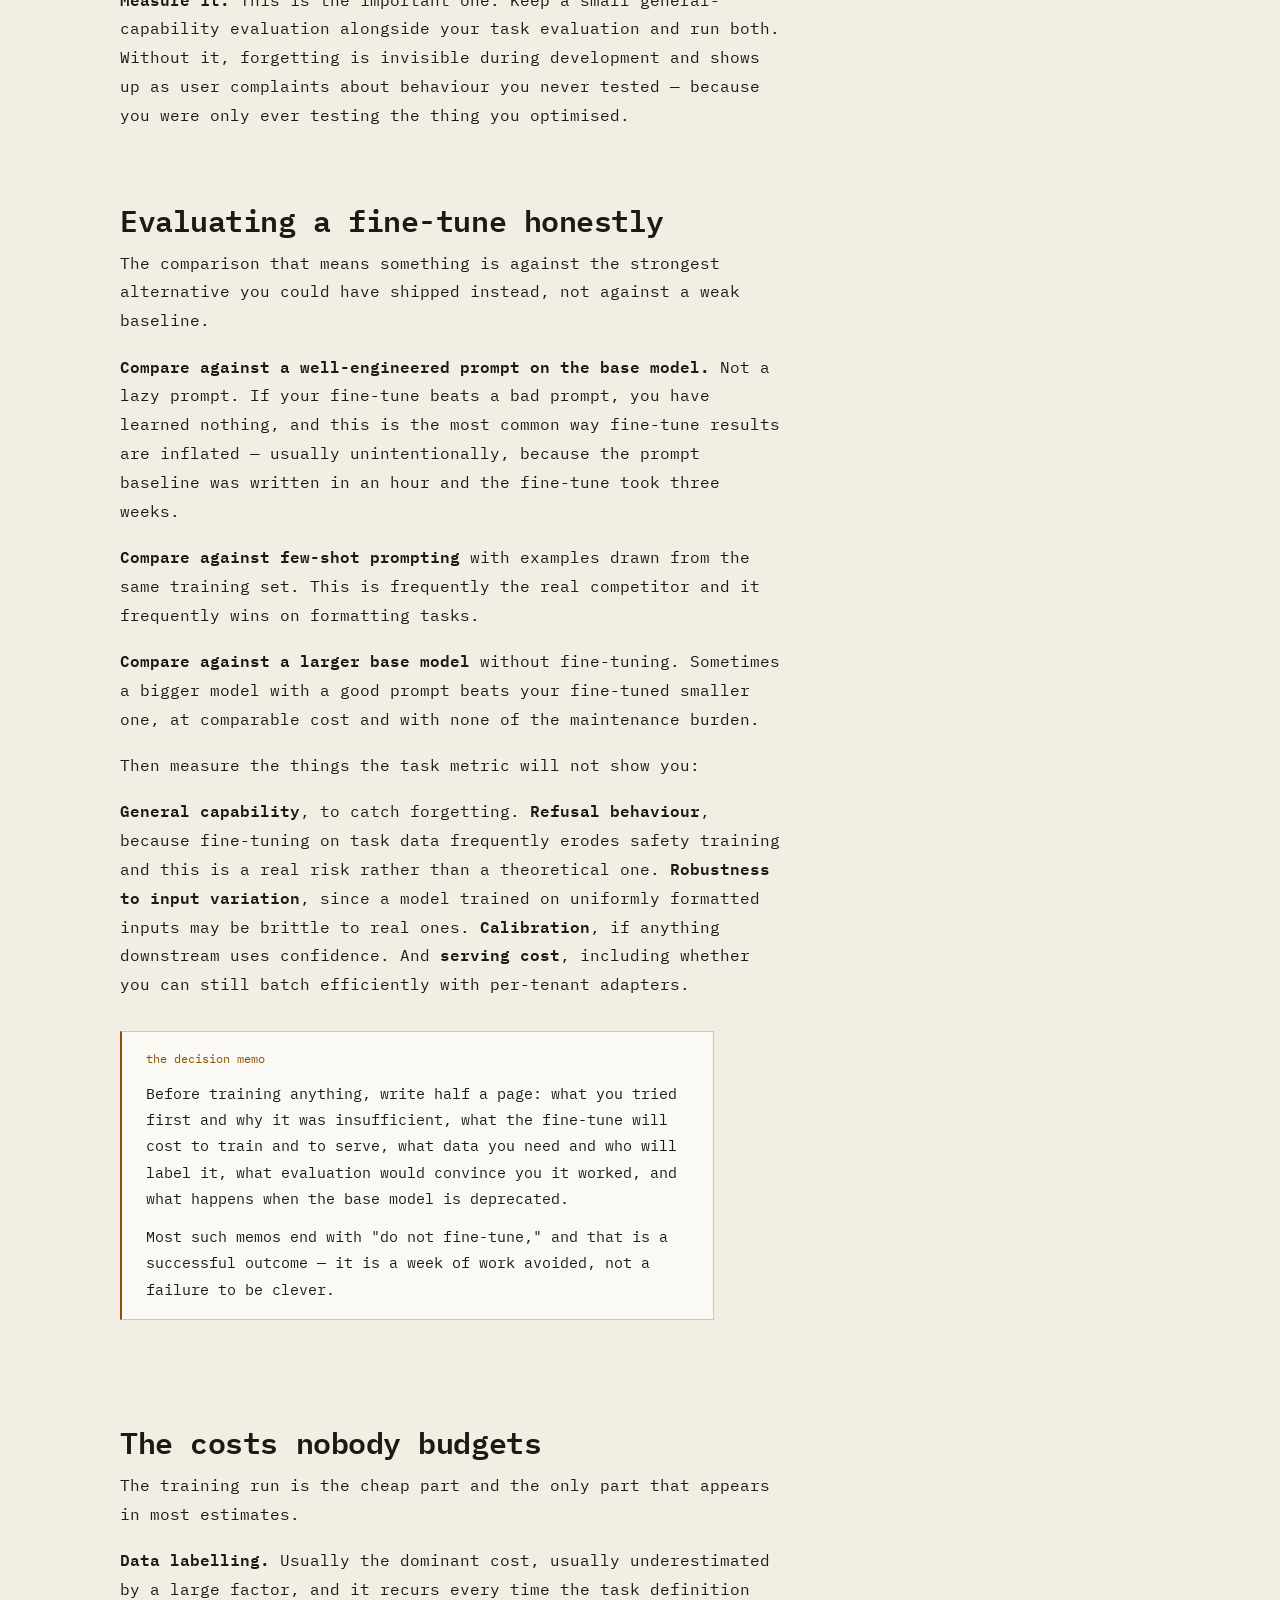
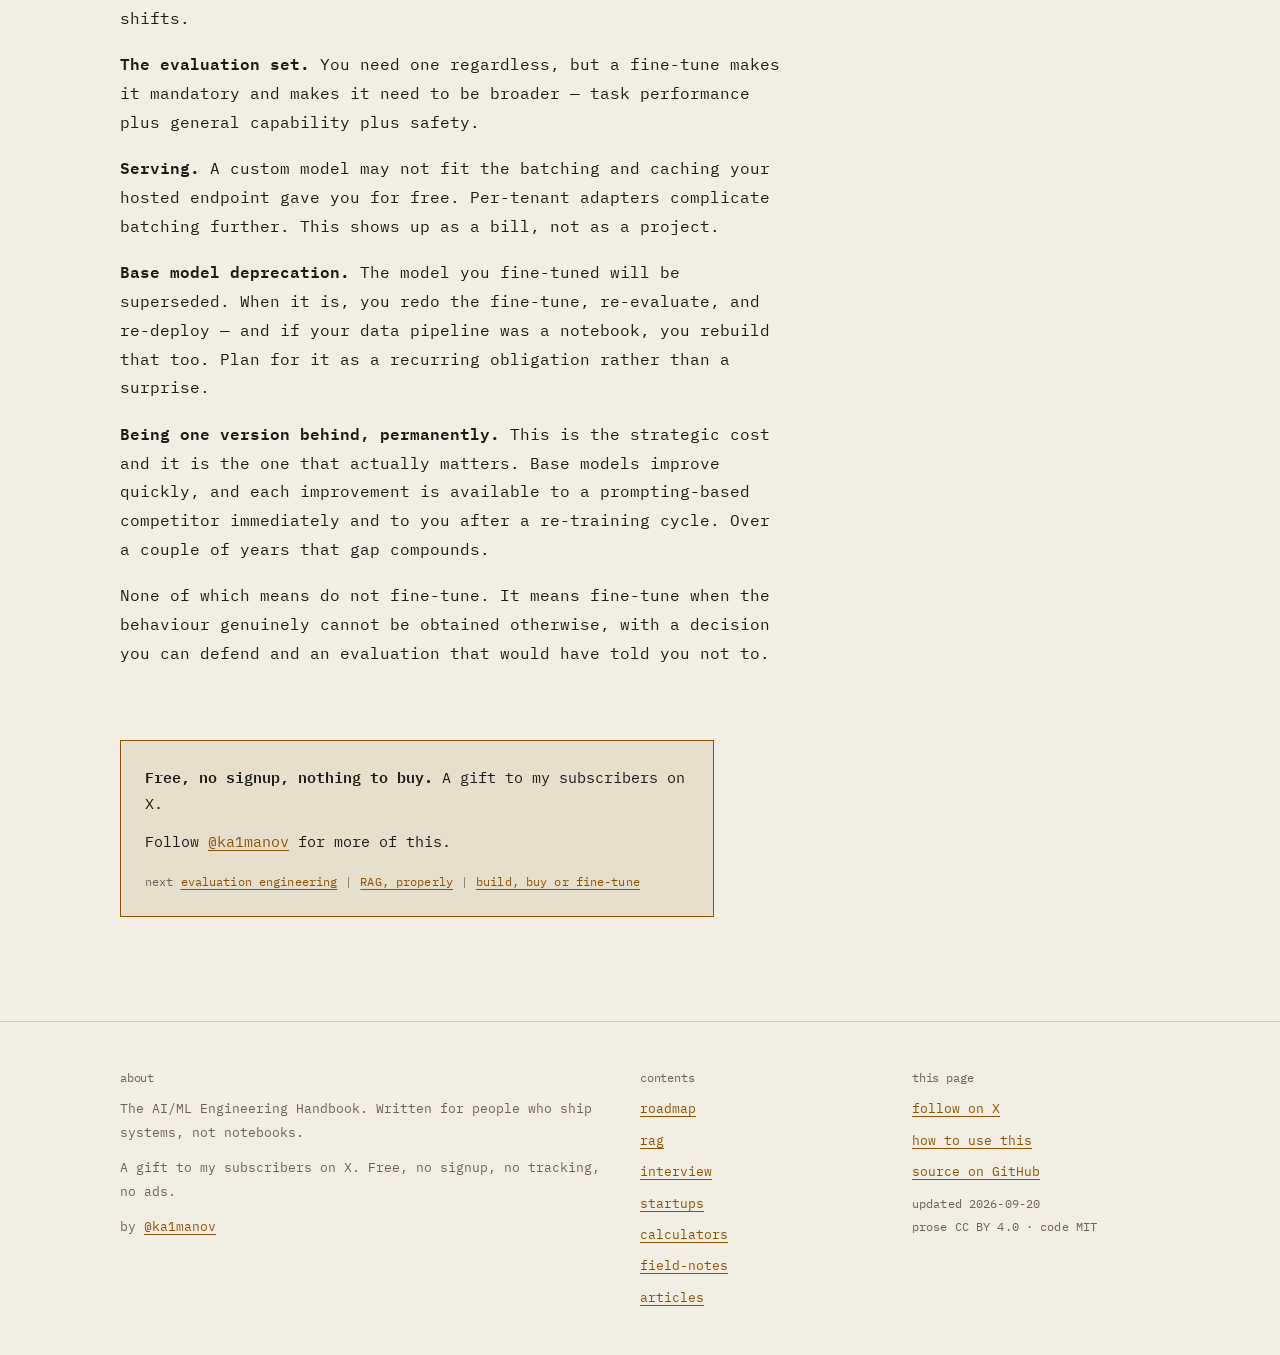
<file: articles/finetuning.html>
<!doctype html>
<html lang="en" data-base="../">
<head>
<meta charset="utf-8">
<meta name="viewport" content="width=device-width, initial-scale=1, viewport-fit=cover">
<title>Fine-Tuning: A Decision Guide</title>
<meta name="description" content="When to fine-tune and, more often, when not to. SFT, LoRA and QLoRA mechanics, DPO versus RLHF, dataset quality over quantity, catastrophic forgetting, and evaluating a fine-tune honestly.">
<link rel="canonical" href="https://ka1manov.github.io/ai-ml-handbook/articles/finetuning.html">
<meta property="og:type" content="article">
<meta property="og:site_name" content="The AI/ML Engineering Handbook">
<meta property="og:title" content="Fine-Tuning — A Decision Guide">
<meta property="og:description" content="When to fine-tune and, more often, when not to. SFT, LoRA and QLoRA mechanics, DPO versus RLHF, dataset quality over quantity, catastrophic forgetting, and evaluating a fine-tune honestly.">
<meta property="og:url" content="https://ka1manov.github.io/ai-ml-handbook/articles/finetuning.html">
<meta property="og:image" content="https://ka1manov.github.io/ai-ml-handbook/assets/img/og-articles.png">
<meta property="og:image:width" content="1200">
<meta property="og:image:height" content="630">
<meta property="og:image:alt" content="Terminal-style card reading "Fine-Tuning: A Decision Guide". From the AI/ML Engineering Handbook by @ka1manov.">
<meta name="twitter:card" content="summary_large_image">
<meta name="twitter:site" content="@ka1manov">
<meta name="twitter:creator" content="@ka1manov">
<meta name="twitter:image" content="https://ka1manov.github.io/ai-ml-handbook/assets/img/og-articles.png">
<meta name="author" content="@ka1manov">
<meta name="theme-color" content="#0C0B08" media="(prefers-color-scheme: dark)">
<meta name="theme-color" content="#F2EEE3" media="(prefers-color-scheme: light)">
<script>try{document.documentElement.setAttribute('data-theme',localStorage.getItem('amh:theme')||(matchMedia('(prefers-color-scheme: light)').matches?'light':'dark'))}catch(e){document.documentElement.setAttribute('data-theme','dark')}</script>
<link rel="preconnect" href="https://fonts.googleapis.com">
<link rel="preconnect" href="https://fonts.gstatic.com" crossorigin>
<link rel="stylesheet" href="https://fonts.googleapis.com/css2?family=IBM+Plex+Mono:ital,wght@0,400;0,500;0,600;1,400&display=swap">
<link rel="stylesheet" href="../assets/css/site.css">
<link rel="icon" href="../assets/img/favicon.svg" type="image/svg+xml">
<script type="application/ld+json">{"@context":"https://schema.org","@type":"TechArticle","name":"Fine-Tuning — A Decision Guide","headline":"Fine-Tuning — A Decision Guide","description":"When to fine-tune and, more often, when not to. SFT, LoRA and QLoRA mechanics, DPO versus RLHF, dataset quality over quantity, catastrophic forgetting, and evaluating a fine-tune honestly.","url":"https://ka1manov.github.io/ai-ml-handbook/articles/finetuning.html","image":"https://ka1manov.github.io/ai-ml-handbook/assets/img/og-articles.png","inLanguage":"en","author":{"@type":"Person","name":"@ka1manov","url":"https://x.com/ka1manov"},"publisher":{"@type":"Person","name":"@ka1manov","url":"https://x.com/ka1manov"},"license":"https://creativecommons.org/licenses/by/4.0/","isAccessibleForFree":true,"dateModified":"2026-09-20"}</script>
</head>
<body>
<a class="sr-only" href="#main">Skip to content</a>
<div class="readbar-track"><div class="readbar" data-readbar></div></div>
<header class="topbar">
  <div class="shell topbar__inner">
    <a class="topbar__brand" href="../index.html">~/<span class="topbar__brand-long">ai-ml-</span>handbook</a>
    <span class="topbar__by">by <a href="https://x.com/ka1manov" rel="me noopener" target="_blank">@ka1manov</a></span>
    <nav class="topbar__links" aria-label="Sections">
      <a href="../index.html">roadmap</a>
      <a href="../rag.html">rag</a>
      <a href="../interview.html">interview</a>
      <a href="../startups.html">startups</a>
      <a href="../calculators.html">calculators</a>
      <a href="../tips.html">field-notes</a>
      <a href="../articles/index.html">articles</a>
    </nav>
    <div class="topbar__tools">
      <a class="btn btn--follow" href="https://x.com/ka1manov" rel="me noopener" target="_blank">[ @ka1manov ]</a>
      <button class="btn" type="button" data-search-open aria-label="Search the handbook">[ / ]</button>
      <button class="btn" type="button" data-theme-toggle>[ crt ]</button>
      <button class="btn" type="button" data-nav-toggle>[ menu ]</button>
    </div>
  </div>
  <div class="shell">
    <nav class="navmenu" id="navmenu" aria-label="Sections, compact" hidden>
      <a href="../index.html">roadmap</a>
      <a href="../rag.html">rag</a>
      <a href="../interview.html">interview</a>
      <a href="../startups.html">startups</a>
      <a href="../calculators.html">calculators</a>
      <a href="../tips.html">field-notes</a>
      <a href="../articles/index.html">articles</a>
      <a class="navmenu__follow" href="https://x.com/ka1manov" rel="me noopener" target="_blank">follow @ka1manov on X →</a>
    </nav>
  </div>
</header>
<main id="main">
<div class="shell">

<section class="pagehead" style="border-bottom:0">
  <p class="prompt">cat ~/articles/finetuning.md</p>
  <h1>Fine-tuning: mostly, a guide to not doing it</h1>
  <p class="lede">Fine-tuning is the most over-reached-for tool in applied LLM work. It is genuinely excellent at one thing and quietly terrible at another, and teams reach for it to solve the second. This is the decision framework, the mechanics when the answer is yes, and the evaluation that tells you whether it worked.</p>
  <p class="meta"><span class="k">words</span> <span class="v">~3.1k</span><span class="sep">|</span><span class="k">read</span> <span class="v">~15m</span><span class="sep">|</span><span class="k">level</span> <span class="v">mid → senior</span><span class="sep">|</span><span class="k">by</span> <span class="v"><a href="https://x.com/ka1manov" rel="me noopener" target="_blank">@ka1manov</a></span></p>
</section>

<div class="withaside">
<aside class="withaside__nav">
  <nav class="rail" data-rail aria-label="On this page">
    <h2>contents</h2>
    <ol>
      <li><a href="#question">The question to ask first</a></li>
      <li><a href="#ladder">What to try before this</a></li>
      <li><a href="#sft">Supervised fine-tuning</a></li>
      <li><a href="#lora">LoRA and QLoRA</a></li>
      <li><a href="#prefs">Preference tuning: DPO and RLHF</a></li>
      <li><a href="#data">The dataset is the project</a></li>
      <li><a href="#forgetting">Catastrophic forgetting</a></li>
      <li><a href="#eval">Evaluating a fine-tune honestly</a></li>
      <li><a href="#costs">The costs nobody budgets</a></li>
    </ol>
  </nav>
</aside>
<div class="withaside__main">

<section class="section" id="question">
  <div class="prose">
    <h2>The question to ask first</h2>

    <p>Look at your actual failures — fifty of them, read individually — and sort them into two piles.</p>

    <p><b>Pile one: the model does not know something.</b> It gets your product names wrong, does not know your policies, invents details about your domain, cites things that do not exist. This is a <b>knowledge</b> problem.</p>

    <p><b>Pile two: the model knows the content but produces it wrong.</b> Wrong format, wrong length, wrong register, ignores a structural convention, will not consistently follow a schema, writes like a chatbot when it should write like a case note. This is a <b>behaviour</b> problem.</p>

    <div class="callout callout--kill">
      <span class="callout__label">the single most important sentence on this page</span>
      <p><b>Fine-tuning teaches form. Retrieval supplies facts.</b></p>
      <p>Fine-tuning on documents to install knowledge produces a model that has absorbed the <i>style</i> of those documents and will now confidently invent new facts in exactly that style. You have made hallucination more fluent and harder to spot. This is the most expensive misdiagnosis in applied LLM work, and it is extremely common — the demo looks better, which is precisely why it survives to production.</p>
    </div>

    <p>If pile one dominates, you want <a href="../rag.html">retrieval</a>. If pile two dominates, fine-tuning is a real candidate. If both, do retrieval first, then re-read the errors — the remaining pile is usually much smaller than you expected.</p>
  </div>
</section>

<section class="section" id="ladder">
  <div class="prose">
    <h2>What to try before this</h2>

    <p>Each step costs roughly an order of magnitude less than the next. Work up, not down.</p>

    <p><b>1. A better prompt.</b> Explicit structure, the task stated as a role rather than a request, the output format specified exactly, and the edge cases named. An afternoon. It resolves more cases than people expect, largely because most first prompts are underspecified rather than wrong.</p>

    <p><b>2. Few-shot examples.</b> Three to five examples in the prompt teach format extremely effectively — often as well as a fine-tune for formatting alone. Select examples that cover the variation you care about, including the awkward cases. If your examples are all easy, you have taught the model that the task is easy.</p>

    <p><b>3. Constrained decoding.</b> If the requirement is structural — valid JSON, a fixed schema, a restricted vocabulary — enforce it during generation. A grammar constraint never samples an invalid token, which is categorically stronger than any amount of training and instruction. Fine-tuning to improve schema adherence when constrained decoding would guarantee it is a common waste.</p>

    <p><b>4. Decomposition.</b> Split one hard call into two easy ones. A model that cannot reliably extract and classify in a single pass often does both perfectly in sequence.</p>

    <p><b>5. A better model.</b> Trivial to test, and frequently cheaper in total than a fine-tune of a smaller one once you count engineering time.</p>

    <p><b>6. Now consider fine-tuning.</b></p>

    <p>The reason for the order is not purity. It is that each of these is reversible in minutes and a fine-tune is an artefact you now own, must evaluate, must re-do when the base model is deprecated, and must keep a pipeline alive for.</p>
  </div>
</section>

<section class="section" id="sft">
  <div class="prose">
    <h2>Supervised fine-tuning</h2>

    <p>The mechanics are ordinary: continue training the model on your examples of input and desired output, with the standard next-token objective, at a much lower learning rate than pretraining used.</p>

    <p>The detail that matters and is easy to get wrong is <b>loss masking</b>. You want the loss computed only on the response tokens, not on the prompt tokens. Training the model to predict the user's input is not the task and it dilutes the gradient toward whatever your prompts happen to look like.</p>

<pre><code><span class="c-com"># Mask the prompt: only the response contributes to the loss.</span>
labels = input_ids.clone()
labels[:, :prompt_len] = -<span class="c-num">100</span>   <span class="c-com"># the ignore index</span>

<span class="c-com"># Also: match the base model's chat template EXACTLY.
# Different special tokens or spacing between training and serving
# is a real and silent failure — the model behaves as if it were
# given an input it never saw in training, because it was.</span>
</code></pre>

    <p>That second comment causes more confusing fine-tune failures than anything else on this page. The template is part of the interface, and a mismatch degrades quality in a way that looks like the fine-tune simply did not work.</p>

    <p>Hyperparameters that actually matter: a learning rate one to two orders of magnitude below pretraining; very few epochs, since one to three is typical and more usually means memorisation; and a warmup, because a cold start at even a small learning rate can damage a pretrained model quickly.</p>
  </div>
</section>

<section class="section" id="lora">
  <div class="prose">
    <h2>LoRA and QLoRA</h2>

    <p>Full fine-tuning updates every parameter, which requires memory for the weights, their gradients, and the optimiser state — for Adam, roughly four times the model size beyond the weights themselves. For a large model that is more memory than most people have.</p>

    <p>LoRA starts from an observation: the <i>change</i> a fine-tune makes to a weight matrix has much lower intrinsic rank than the matrix itself. So rather than learning the full update, learn a low-rank factorisation of it.</p>

<pre><code><span class="c-com"># W is frozen. Only A and B train.</span>
<span class="c-com"># W: [d, k]   A: [d, r]   B: [r, k]   with r << min(d, k)</span>

h = x @ W + (x @ A @ B) * (alpha / r)

<span class="c-com"># For d = k = 4096 and r = 16:
#   full update  = 16.8M parameters
#   LoRA update  =  0.13M parameters   (~0.8%)
# B is initialised to zero, so the adapter starts as a no-op
# and the model begins exactly as the base model.</span>
</code></pre>

    <p>Three consequences follow, and the third is the one that changes architecture decisions.</p>

    <p>Memory drops enormously, because optimiser state is only needed for the adapter. Training is faster. And <b>the adapter is tiny and separable</b> — a few megabytes — so you can keep many task-specific adapters over one base model and swap them per request, rather than hosting many full models. For a multi-tenant product that is the difference between feasible and not.</p>

    <p><b>QLoRA</b> goes further: quantise the frozen base model to 4-bit while training the adapter in higher precision. The base is never updated, so quantisation error does not accumulate through training, and the memory saving is large enough to fine-tune substantial models on a single consumer GPU.</p>

    <p>Practical notes: <code>r</code> between 8 and 64 covers most cases, and larger is not reliably better — it mostly increases the capacity to overfit. Apply adapters to the attention projections at minimum; including the feed-forward layers helps on harder adaptations at proportional cost. And <code>alpha</code> is a scaling factor conventionally set to twice <code>r</code>, which matters more than its obscurity suggests.</p>

    <p>Full fine-tuning still wins when you are teaching a genuinely large behavioural shift, or adapting to a domain far from the pretraining distribution. For the format-and-style adaptations most products need, LoRA is usually indistinguishable in quality and vastly cheaper.</p>
  </div>
</section>

<section class="section" id="prefs">
  <div class="prose">
    <h2>Preference tuning: DPO and RLHF</h2>

    <p>Supervised fine-tuning teaches the model to imitate good outputs. It has no way to express that one output is <i>better</i> than another, which is exactly the signal you have when a human compares two responses.</p>

    <p><b>RLHF</b> handles this in two stages. Train a reward model to predict which of two responses a human preferred, then optimise the policy against that reward with reinforcement learning, with a KL penalty holding it close to the reference model so it does not collapse into whatever degenerate output the reward model overrates.</p>

    <p>It works and it is operationally demanding: four models in memory, sensitive hyperparameters, and genuine instability.</p>

    <p><b>DPO</b> observes that for this specific objective there is a closed-form relationship between the optimal policy and the implied reward, which lets you rewrite the whole thing as a classification loss directly on preference pairs.</p>

<pre><code><span class="c-com"># DPO: no reward model, no RL loop, no sampling during training.
# Raise the likelihood of the chosen response relative to the
# rejected one, measured against a frozen reference model.</span>

loss = -log_sigmoid(
    beta * ((logp_chosen  - ref_logp_chosen)
          - (logp_rejected - ref_logp_rejected))
)
</code></pre>

    <p>That is why it was adopted so quickly: it drops into an existing supervised pipeline. You need a reference model and preference pairs, and nothing else changes.</p>

    <p>What you give up is real, though usually acceptable. A reward model can score arbitrary new outputs and be reused across projects. Online RL can explore beyond the preference dataset, while DPO is bounded by the pairs you collected. And DPO is sensitive to <code>beta</code> and can overfit to the preference data, drifting further from the reference than intended.</p>

    <p>The practical sequence is almost always: SFT first to establish the behaviour, then preference tuning to refine it. Preference tuning on a base model that has not been taught the task is trying to refine something that does not exist yet.</p>
  </div>
</section>

<section class="section" id="data">
  <div class="prose">
    <h2>The dataset is the project</h2>

    <p>The modelling is a few days. The data is the rest, and it determines the outcome almost entirely.</p>

    <p><b>Quality dominates quantity, and the effect is not subtle.</b> A carefully curated set of a thousand examples routinely beats fifty thousand scraped ones. This is genuinely counterintuitive to people arriving from classical ML, where more data is nearly always better. The difference is that a pretrained model already has the capability; you are selecting for a behaviour, not teaching a function from scratch, and every bad example teaches a bad behaviour with full force.</p>

    <p><b>Consistency matters more than volume.</b> If your examples disagree with each other — two of them format dates differently, three refuse a request the others answer — you are teaching the model to be inconsistent, and it will learn that faithfully. Write the annotation guideline first, then label, then audit a sample against the guideline.</p>

    <p><b>Cover the distribution, including the awkward parts.</b> A dataset of only clean, easy cases produces a model that handles clean, easy cases. Deliberately include the ambiguous inputs, the ones where the right answer is to ask a clarifying question, and the ones that should be refused.</p>

    <p><b>Hold out a real test set before you start,</b> split by whatever grouping matters — document, customer, time period — so that near-duplicates cannot straddle the boundary. And keep it untouched, because the temptation to look at it while iterating is strong and it destroys the only unbiased number you have.</p>

    <p><b>On synthetic data:</b> useful for augmentation and coverage of rare cases, dangerous as the bulk of a dataset. Generating training data with a model and training on it concentrates that model's biases and failure modes, and the resulting evaluation looks fine because your eval set is probably synthetic too. Use it to fill gaps you have identified, with human review, not to avoid the labelling work.</p>
  </div>
</section>

<section class="section" id="forgetting">
  <div class="prose">
    <h2>Catastrophic forgetting</h2>

    <p>Training on a narrow distribution degrades capabilities outside it. Fine-tune hard on legal document summarisation and the model gets worse at general conversation, at following unrelated instructions, and sometimes at basic reasoning.</p>

    <p>It is not a bug; it is what optimisation does when you point it at a narrow objective. The model has finite capacity allocated by the gradient, and your gradient only cares about your task.</p>

    <p>Mitigations, in order of practicality:</p>

    <p><b>Train less.</b> Fewer epochs, lower learning rate. Most forgetting comes from overtraining on a small set, and the cure is frequently just stopping earlier.</p>

    <p><b>Use LoRA.</b> Constraining the update to a low-rank adapter limits how far the model can move, which limits what it can lose. This is an underrated reason to prefer LoRA beyond the memory savings.</p>

    <p><b>Mix in general data.</b> Include a fraction of general instruction-following examples alongside your task data, so the gradient has a reason to preserve the general capability.</p>

    <p><b>Measure it.</b> This is the important one. Keep a small general-capability evaluation alongside your task evaluation and run both. Without it, forgetting is invisible during development and shows up as user complaints about behaviour you never tested — because you were only ever testing the thing you optimised.</p>
  </div>
</section>

<section class="section" id="eval">
  <div class="prose">
    <h2>Evaluating a fine-tune honestly</h2>

    <p>The comparison that means something is against the strongest alternative you could have shipped instead, not against a weak baseline.</p>

    <p><b>Compare against a well-engineered prompt on the base model.</b> Not a lazy prompt. If your fine-tune beats a bad prompt, you have learned nothing, and this is the most common way fine-tune results are inflated — usually unintentionally, because the prompt baseline was written in an hour and the fine-tune took three weeks.</p>

    <p><b>Compare against few-shot prompting</b> with examples drawn from the same training set. This is frequently the real competitor and it frequently wins on formatting tasks.</p>

    <p><b>Compare against a larger base model</b> without fine-tuning. Sometimes a bigger model with a good prompt beats your fine-tuned smaller one, at comparable cost and with none of the maintenance burden.</p>

    <p>Then measure the things the task metric will not show you:</p>

    <p><b>General capability</b>, to catch forgetting. <b>Refusal behaviour</b>, because fine-tuning on task data frequently erodes safety training and this is a real risk rather than a theoretical one. <b>Robustness to input variation</b>, since a model trained on uniformly formatted inputs may be brittle to real ones. <b>Calibration</b>, if anything downstream uses confidence. And <b>serving cost</b>, including whether you can still batch efficiently with per-tenant adapters.</p>

    <div class="callout callout--note">
      <span class="callout__label">the decision memo</span>
      <p>Before training anything, write half a page: what you tried first and why it was insufficient, what the fine-tune will cost to train and to serve, what data you need and who will label it, what evaluation would convince you it worked, and what happens when the base model is deprecated.</p>
      <p>Most such memos end with "do not fine-tune," and that is a successful outcome — it is a week of work avoided, not a failure to be clever.</p>
    </div>
  </div>
</section>

<section class="section" id="costs">
  <div class="prose">
    <h2>The costs nobody budgets</h2>

    <p>The training run is the cheap part and the only part that appears in most estimates.</p>

    <p><b>Data labelling.</b> Usually the dominant cost, usually underestimated by a large factor, and it recurs every time the task definition shifts.</p>

    <p><b>The evaluation set.</b> You need one regardless, but a fine-tune makes it mandatory and makes it need to be broader — task performance plus general capability plus safety.</p>

    <p><b>Serving.</b> A custom model may not fit the batching and caching your hosted endpoint gave you for free. Per-tenant adapters complicate batching further. This shows up as a bill, not as a project.</p>

    <p><b>Base model deprecation.</b> The model you fine-tuned will be superseded. When it is, you redo the fine-tune, re-evaluate, and re-deploy — and if your data pipeline was a notebook, you rebuild that too. Plan for it as a recurring obligation rather than a surprise.</p>

    <p><b>Being one version behind, permanently.</b> This is the strategic cost and it is the one that actually matters. Base models improve quickly, and each improvement is available to a prompting-based competitor immediately and to you after a re-training cycle. Over a couple of years that gap compounds.</p>

    <p>None of which means do not fine-tune. It means fine-tune when the behaviour genuinely cannot be obtained otherwise, with a decision you can defend and an evaluation that would have told you not to.</p>
  </div>

  <div class="follow">
    <p><b>Free, no signup, nothing to buy.</b> A gift to my subscribers on X.</p>
    <p>Follow <a href="https://x.com/ka1manov" rel="me noopener" target="_blank">@ka1manov</a> for more of this.</p>
    <p class="meta" style="margin-top:var(--sp-4)"><span class="k">next</span> <span class="v"><a href="evaluation.html">evaluation engineering</a></span><span class="sep">|</span><span class="v"><a href="../rag.html">RAG, properly</a></span><span class="sep">|</span><span class="v"><a href="../startups.html">build, buy or fine-tune</a></span></p>
  </div>
</section>

</div>
</div>

</div>
</main>

<footer class="footer">
  <div class="shell footer__grid">
    <div>
      <h2>about</h2>
      <p>The AI/ML Engineering Handbook. Written for people who ship systems, not notebooks.</p>
      <p style="margin-top:var(--sp-3)">A gift to my subscribers on X. Free, no signup, no tracking, no ads.</p>
      <p style="margin-top:var(--sp-3)">by <a href="https://x.com/ka1manov" rel="me noopener" target="_blank">@ka1manov</a></p>
    </div>
    <div>
      <h2>contents</h2>
      <ul>
        <li><a href="../index.html">roadmap</a></li>
        <li><a href="../rag.html">rag</a></li>
        <li><a href="../interview.html">interview</a></li>
        <li><a href="../startups.html">startups</a></li>
        <li><a href="../calculators.html">calculators</a></li>
        <li><a href="../tips.html">field-notes</a></li>
        <li><a href="../articles/index.html">articles</a></li>
      </ul>
    </div>
    <div>
      <h2>this page</h2>
      <ul>
        <li><a href="https://x.com/ka1manov" rel="noopener" target="_blank">follow on X</a></li>
        <li><a href="../index.html#how-to-use">how to use this</a></li>
        <li><a href="https://github.com/ka1manov/ai-ml-handbook" rel="noopener" target="_blank">source on GitHub</a></li>
        <li><span class="meta">updated 2026-09-20<br>prose CC BY 4.0 · code MIT</span></li>
      </ul>
    </div>
  </div>
</footer>

<div class="search" id="search" role="dialog" aria-modal="true" aria-label="Search the handbook" hidden>
  <div class="search__panel">
    <input class="search__input" type="search" placeholder="search the handbook…" aria-label="Search query" autocomplete="off" spellcheck="false">
    <ul class="search__results" role="listbox" aria-label="Search results"></ul>
    <p class="search__empty" hidden>No matches.</p>
    <p class="search__foot"><span class="kbd">↑</span> <span class="kbd">↓</span> to move · <span class="kbd">enter</span> to open · <span class="kbd">esc</span> to close</p>
  </div>
</div>

<script src="../assets/js/theme.js" defer></script>
<script src="../assets/js/nav.js" defer></script>
<script src="../assets/js/search.js" defer></script>
<script src="../assets/js/rail.js" defer></script>
</body>
</html>
</file>
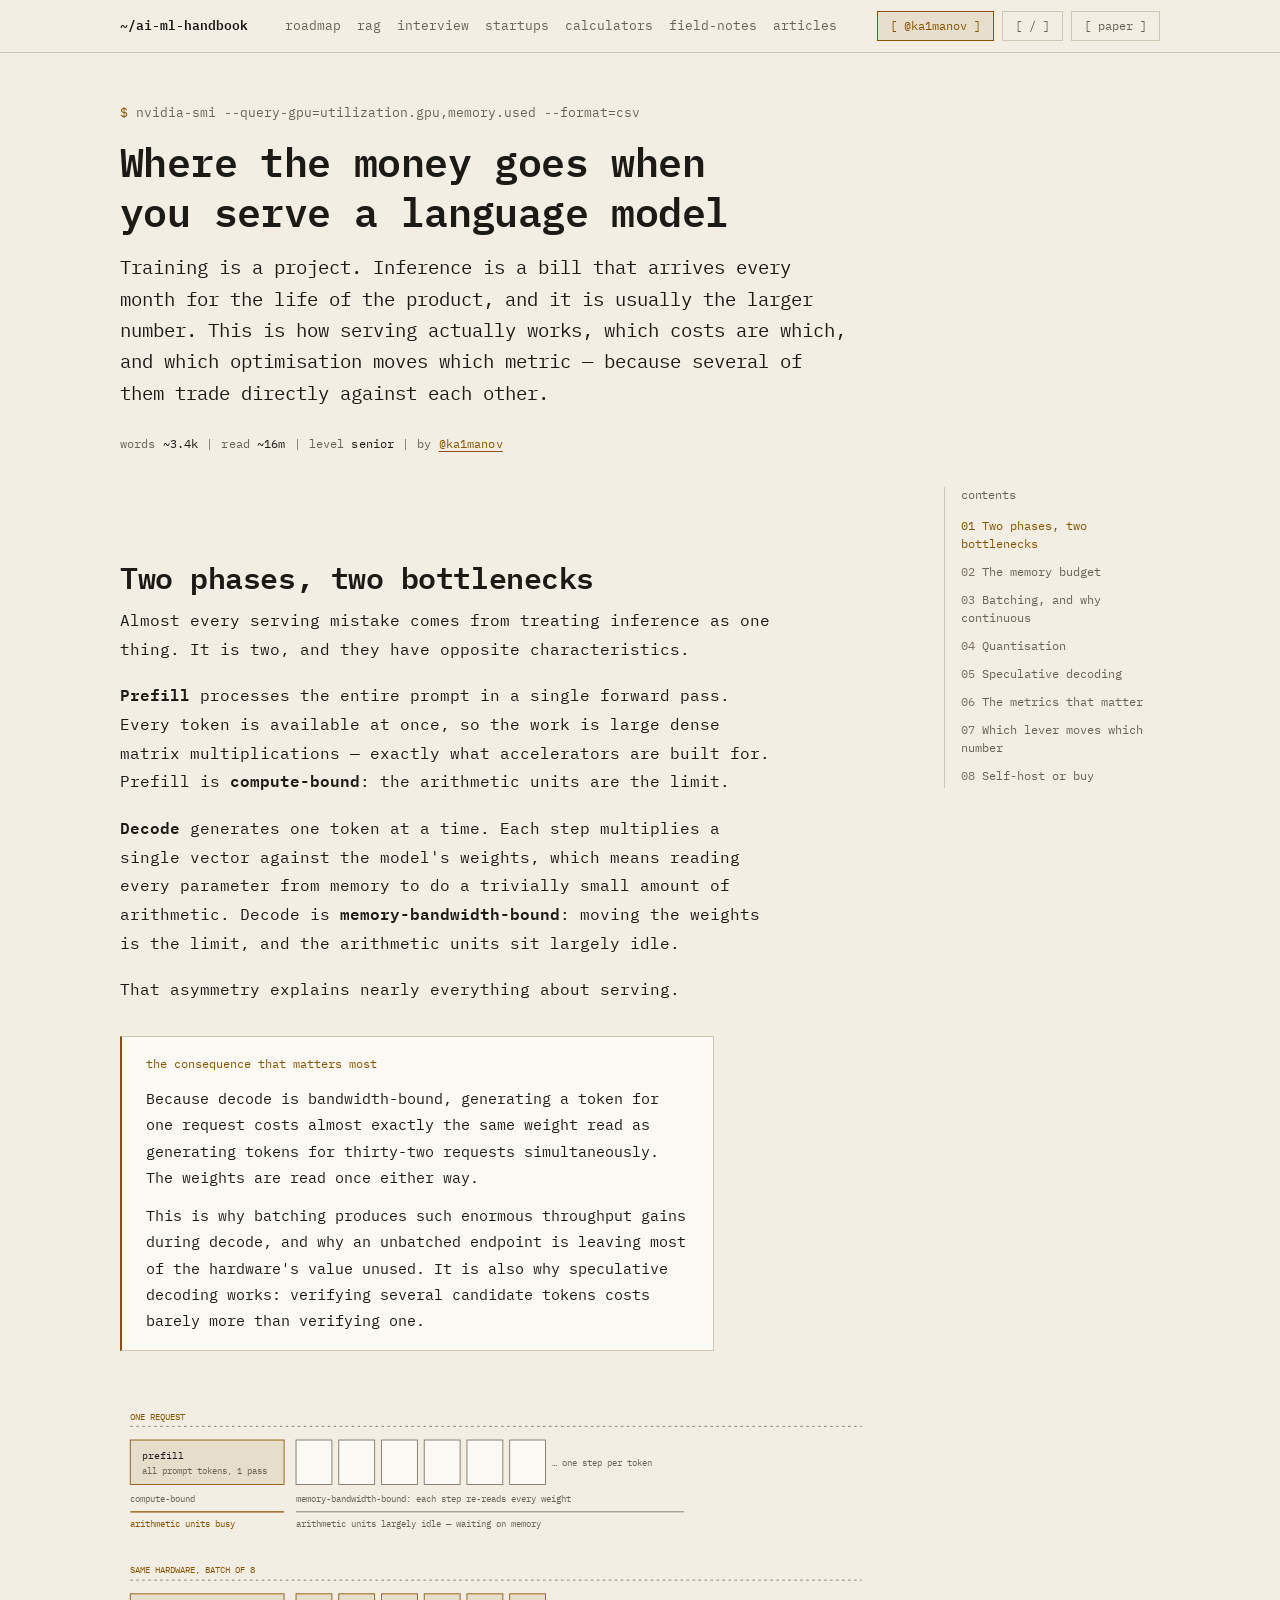
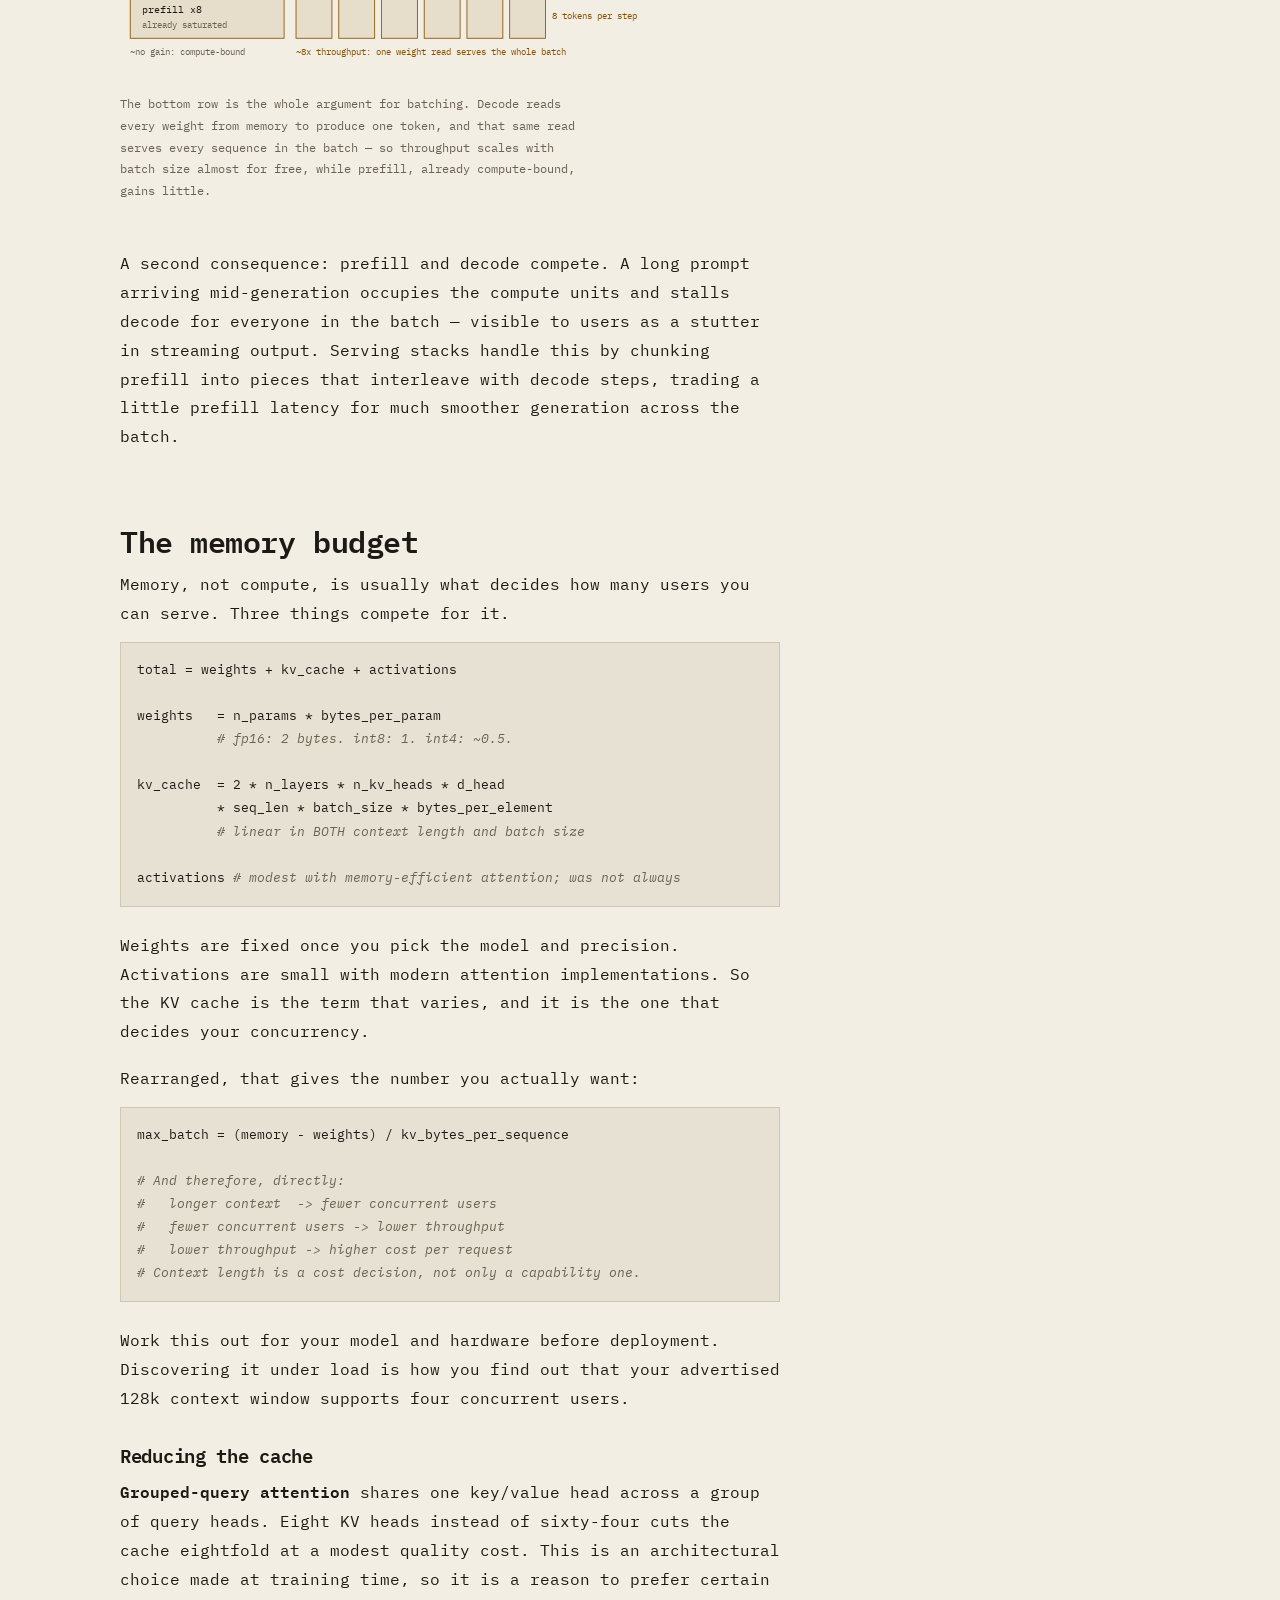
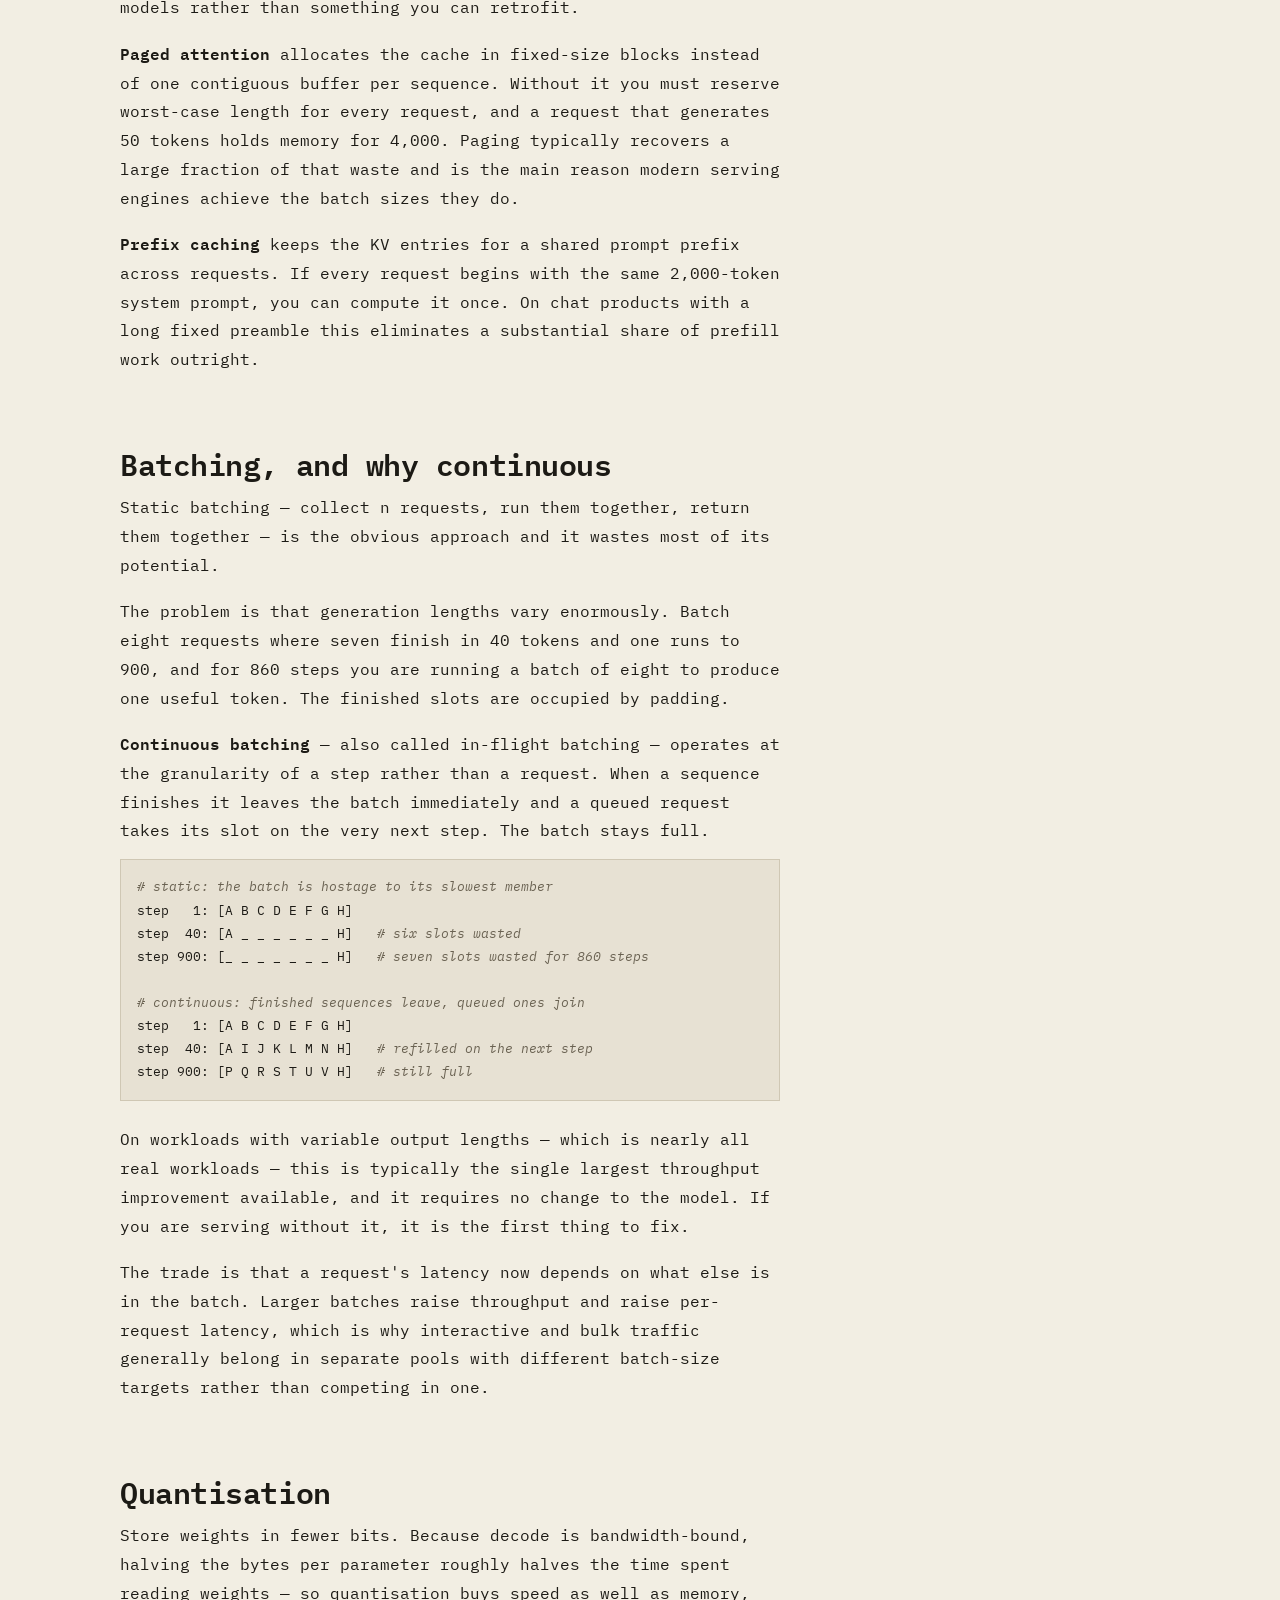
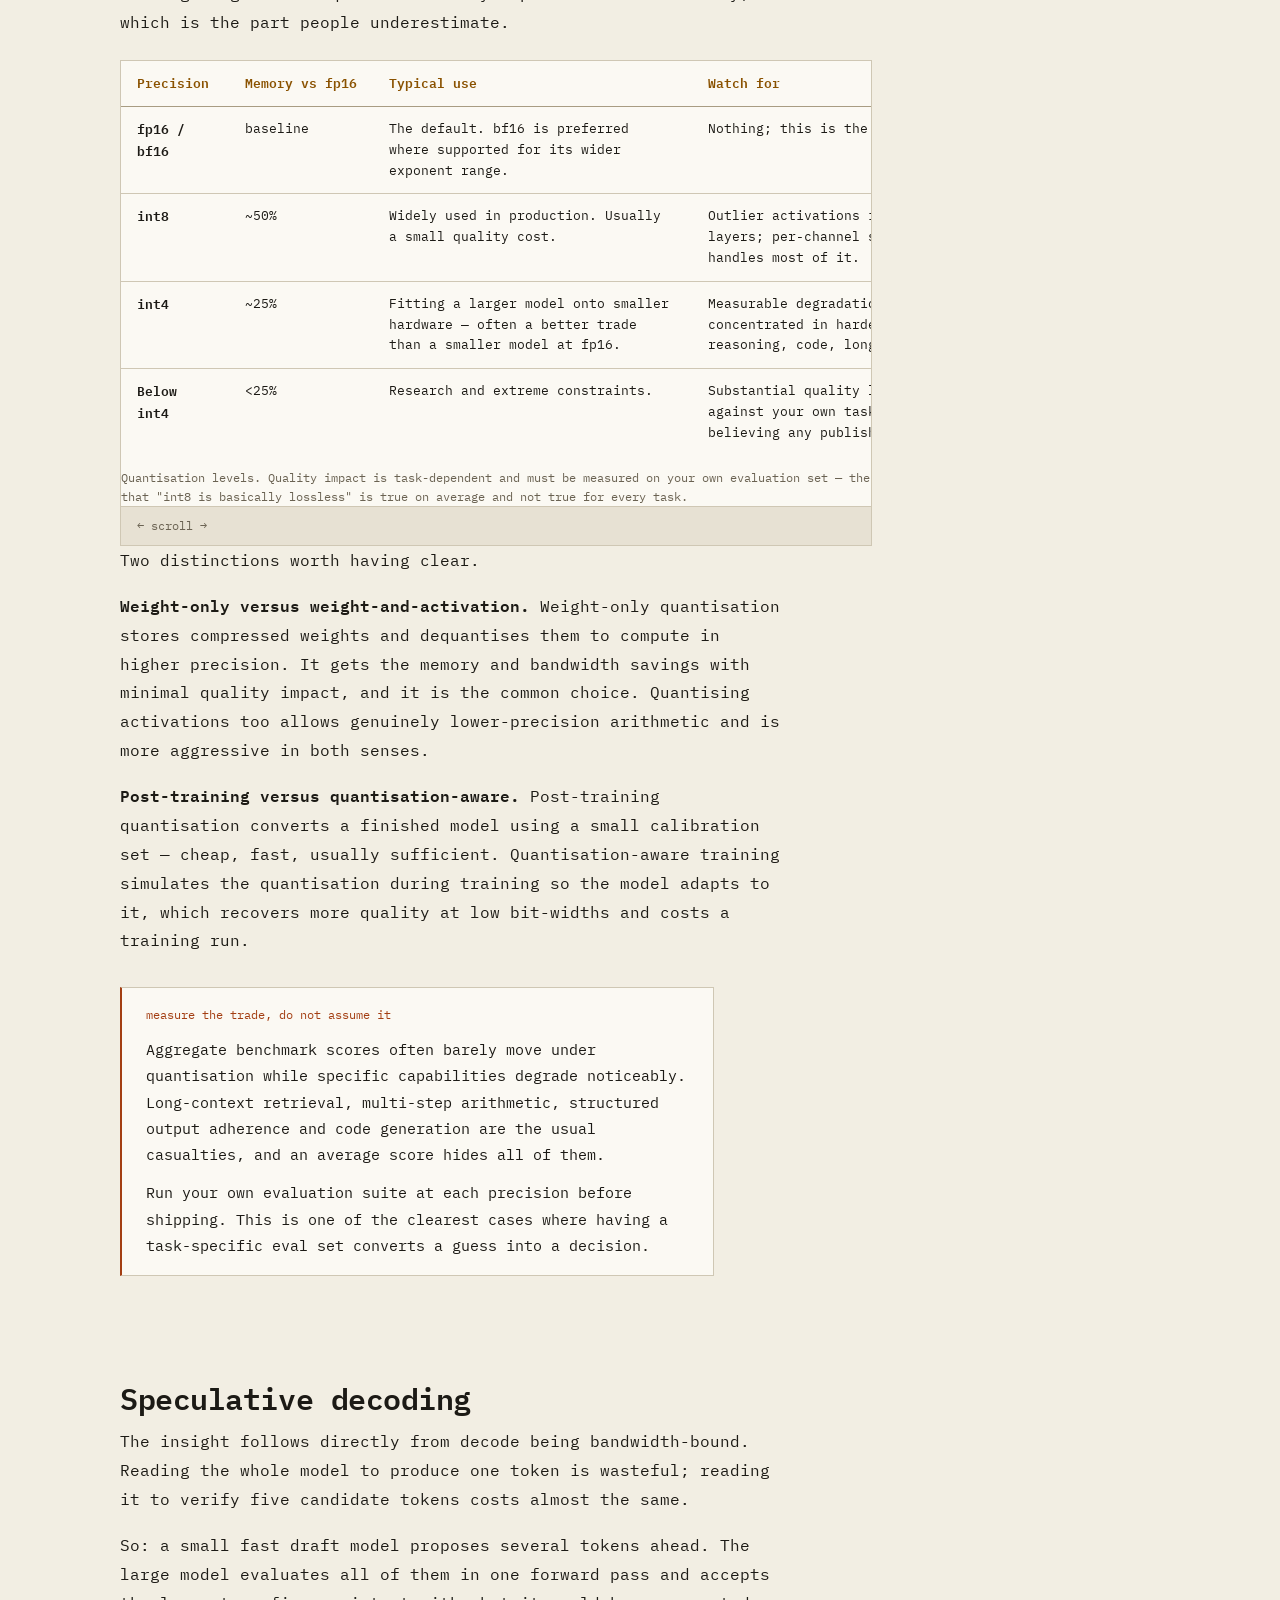
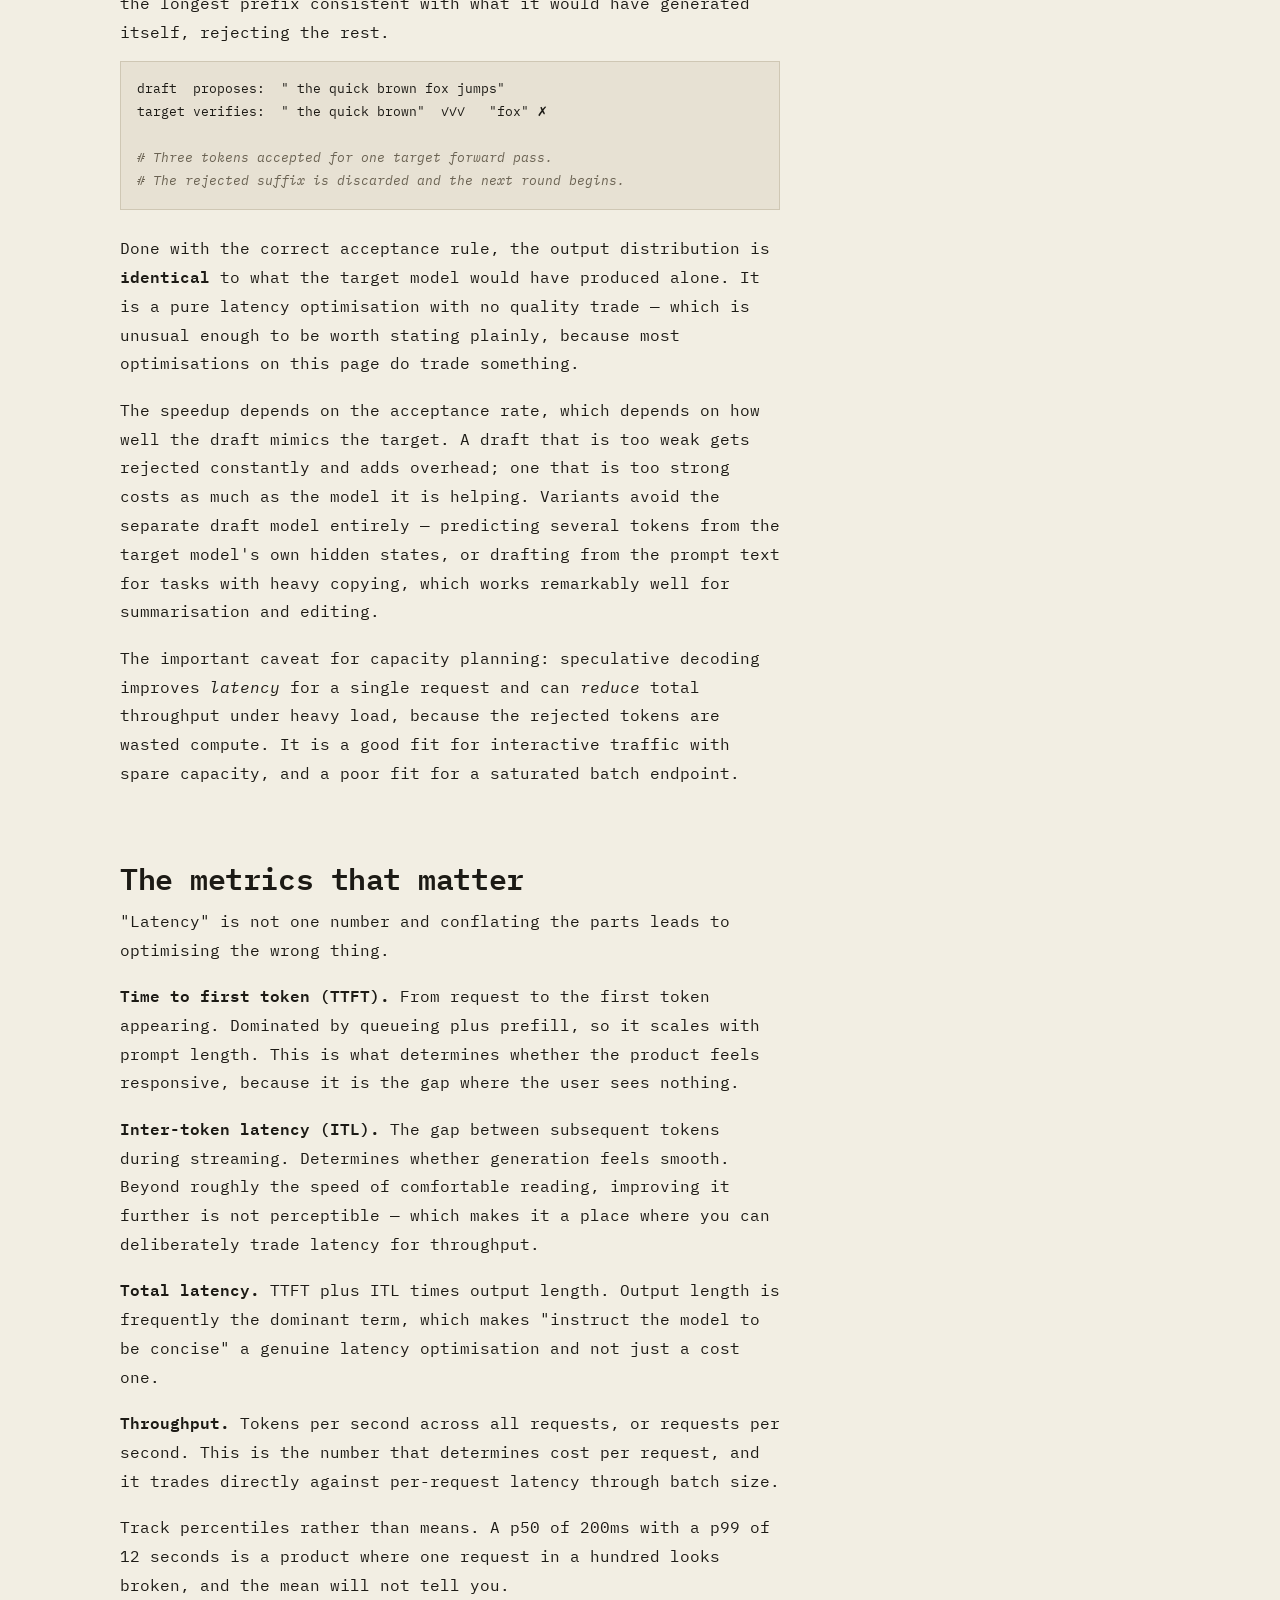
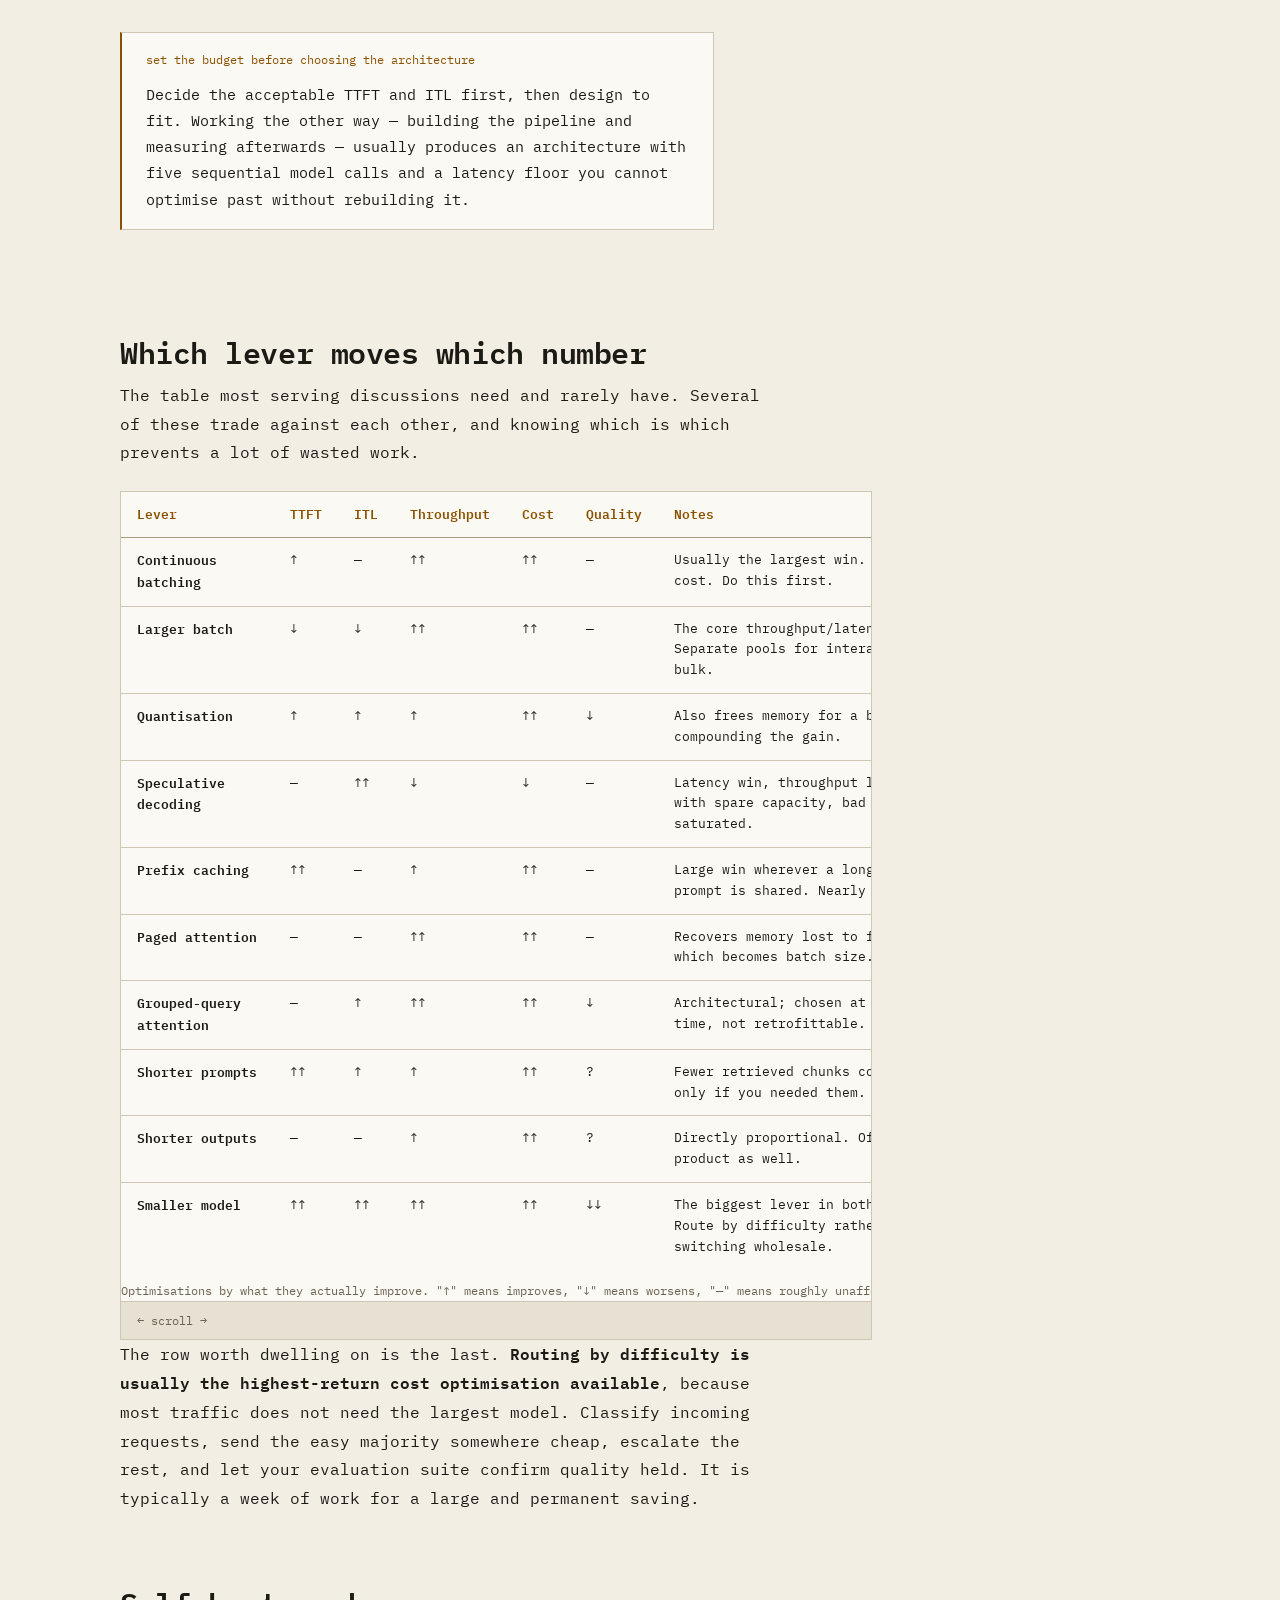
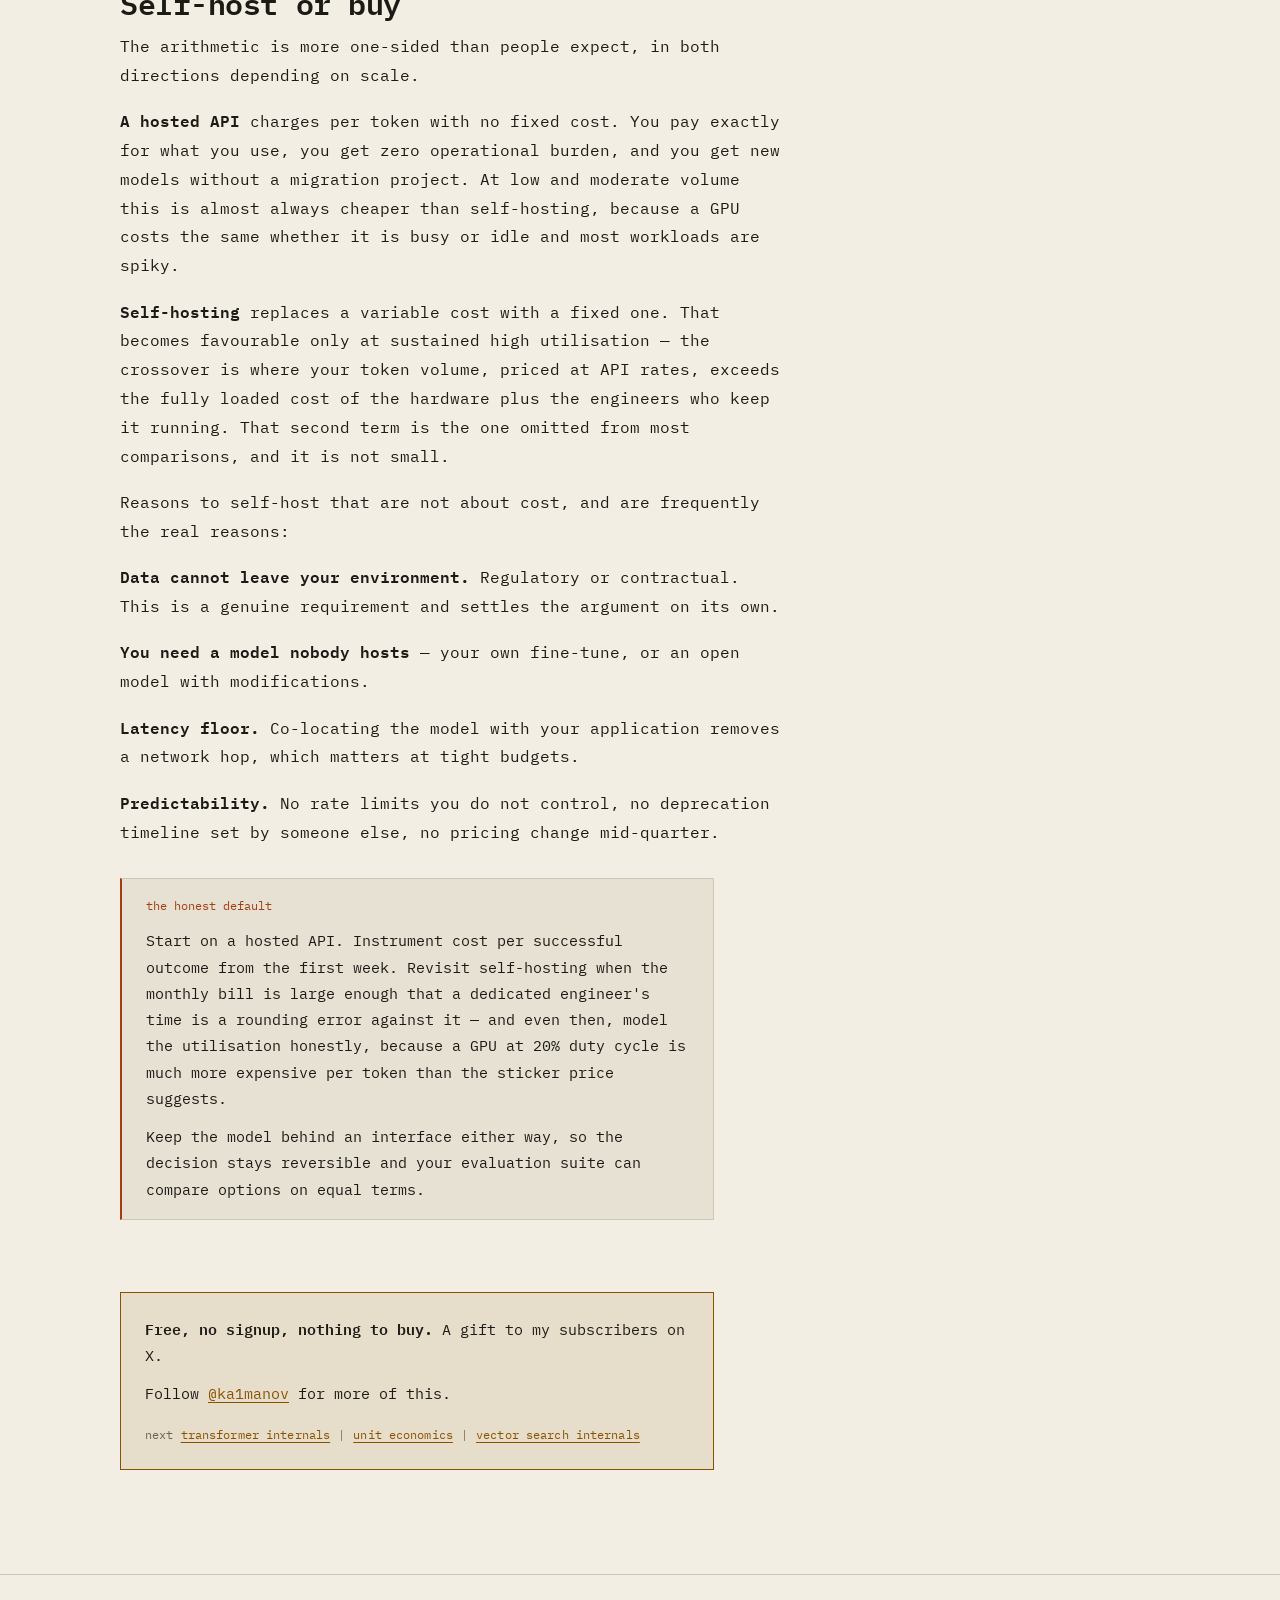
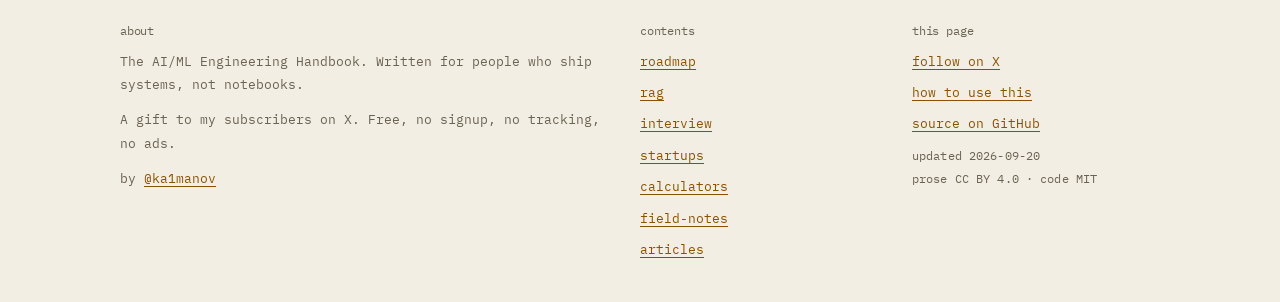
<file: articles/inference.html>
<!doctype html>
<html lang="en" data-base="../">
<head>
<meta charset="utf-8">
<meta name="viewport" content="width=device-width, initial-scale=1, viewport-fit=cover">
<title>LLM Inference Economics and Serving</title>
<meta name="description" content="Prefill versus decode, KV cache arithmetic, continuous batching, quantisation and speculative decoding — where the money actually goes when you serve a language model, and which lever moves which number.">
<link rel="canonical" href="https://ka1manov.github.io/ai-ml-handbook/articles/inference.html">
<meta property="og:type" content="article">
<meta property="og:site_name" content="The AI/ML Engineering Handbook">
<meta property="og:title" content="LLM Inference Economics and Serving">
<meta property="og:description" content="Prefill versus decode, KV cache arithmetic, continuous batching, quantisation and speculative decoding — where the money actually goes when you serve a language model, and which lever moves which number.">
<meta property="og:url" content="https://ka1manov.github.io/ai-ml-handbook/articles/inference.html">
<meta property="og:image" content="https://ka1manov.github.io/ai-ml-handbook/assets/img/og-articles.png">
<meta property="og:image:width" content="1200">
<meta property="og:image:height" content="630">
<meta property="og:image:alt" content="Terminal-style card reading "LLM Inference Economics and Serving". From the AI/ML Engineering Handbook by @ka1manov.">
<meta name="twitter:card" content="summary_large_image">
<meta name="twitter:site" content="@ka1manov">
<meta name="twitter:creator" content="@ka1manov">
<meta name="twitter:image" content="https://ka1manov.github.io/ai-ml-handbook/assets/img/og-articles.png">
<meta name="author" content="@ka1manov">
<meta name="theme-color" content="#0C0B08" media="(prefers-color-scheme: dark)">
<meta name="theme-color" content="#F2EEE3" media="(prefers-color-scheme: light)">
<script>try{document.documentElement.setAttribute('data-theme',localStorage.getItem('amh:theme')||(matchMedia('(prefers-color-scheme: light)').matches?'light':'dark'))}catch(e){document.documentElement.setAttribute('data-theme','dark')}</script>
<link rel="preconnect" href="https://fonts.googleapis.com">
<link rel="preconnect" href="https://fonts.gstatic.com" crossorigin>
<link rel="stylesheet" href="https://fonts.googleapis.com/css2?family=IBM+Plex+Mono:ital,wght@0,400;0,500;0,600;1,400&display=swap">
<link rel="stylesheet" href="../assets/css/site.css">
<link rel="icon" href="../assets/img/favicon.svg" type="image/svg+xml">
<script type="application/ld+json">{"@context":"https://schema.org","@type":"TechArticle","name":"LLM Inference Economics and Serving","headline":"LLM Inference Economics and Serving","description":"Prefill versus decode, KV cache arithmetic, continuous batching, quantisation and speculative decoding — where the money actually goes when you serve a language model, and which lever moves which number.","url":"https://ka1manov.github.io/ai-ml-handbook/articles/inference.html","image":"https://ka1manov.github.io/ai-ml-handbook/assets/img/og-articles.png","inLanguage":"en","author":{"@type":"Person","name":"@ka1manov","url":"https://x.com/ka1manov"},"publisher":{"@type":"Person","name":"@ka1manov","url":"https://x.com/ka1manov"},"license":"https://creativecommons.org/licenses/by/4.0/","isAccessibleForFree":true,"dateModified":"2026-09-20"}</script>
</head>
<body>
<a class="sr-only" href="#main">Skip to content</a>
<div class="readbar-track"><div class="readbar" data-readbar></div></div>
<header class="topbar">
  <div class="shell topbar__inner">
    <a class="topbar__brand" href="../index.html">~/<span class="topbar__brand-long">ai-ml-</span>handbook</a>
    <span class="topbar__by">by <a href="https://x.com/ka1manov" rel="me noopener" target="_blank">@ka1manov</a></span>
    <nav class="topbar__links" aria-label="Sections">
      <a href="../index.html">roadmap</a>
      <a href="../rag.html">rag</a>
      <a href="../interview.html">interview</a>
      <a href="../startups.html">startups</a>
      <a href="../calculators.html">calculators</a>
      <a href="../tips.html">field-notes</a>
      <a href="../articles/index.html">articles</a>
    </nav>
    <div class="topbar__tools">
      <a class="btn btn--follow" href="https://x.com/ka1manov" rel="me noopener" target="_blank">[ @ka1manov ]</a>
      <button class="btn" type="button" data-search-open aria-label="Search the handbook">[ / ]</button>
      <button class="btn" type="button" data-theme-toggle>[ crt ]</button>
      <button class="btn" type="button" data-nav-toggle>[ menu ]</button>
    </div>
  </div>
  <div class="shell">
    <nav class="navmenu" id="navmenu" aria-label="Sections, compact" hidden>
      <a href="../index.html">roadmap</a>
      <a href="../rag.html">rag</a>
      <a href="../interview.html">interview</a>
      <a href="../startups.html">startups</a>
      <a href="../calculators.html">calculators</a>
      <a href="../tips.html">field-notes</a>
      <a href="../articles/index.html">articles</a>
      <a class="navmenu__follow" href="https://x.com/ka1manov" rel="me noopener" target="_blank">follow @ka1manov on X →</a>
    </nav>
  </div>
</header>
<main id="main">
<div class="shell">

<section class="pagehead" style="border-bottom:0">
  <p class="prompt">nvidia-smi --query-gpu=utilization.gpu,memory.used --format=csv</p>
  <h1>Where the money goes when you serve a language model</h1>
  <p class="lede">Training is a project. Inference is a bill that arrives every month for the life of the product, and it is usually the larger number. This is how serving actually works, which costs are which, and which optimisation moves which metric — because several of them trade directly against each other.</p>
  <p class="meta"><span class="k">words</span> <span class="v">~3.4k</span><span class="sep">|</span><span class="k">read</span> <span class="v">~16m</span><span class="sep">|</span><span class="k">level</span> <span class="v">senior</span><span class="sep">|</span><span class="k">by</span> <span class="v"><a href="https://x.com/ka1manov" rel="me noopener" target="_blank">@ka1manov</a></span></p>
</section>

<div class="withaside">
<aside class="withaside__nav">
  <nav class="rail" data-rail aria-label="On this page">
    <h2>contents</h2>
    <ol>
      <li><a href="#two-phases">Two phases, two bottlenecks</a></li>
      <li><a href="#memory">The memory budget</a></li>
      <li><a href="#batching">Batching, and why continuous</a></li>
      <li><a href="#quant">Quantisation</a></li>
      <li><a href="#spec">Speculative decoding</a></li>
      <li><a href="#metrics">The metrics that matter</a></li>
      <li><a href="#levers">Which lever moves which number</a></li>
      <li><a href="#hosted">Self-host or buy</a></li>
    </ol>
  </nav>
</aside>
<div class="withaside__main">

<section class="section" id="two-phases">
  <div class="prose">
    <h2>Two phases, two bottlenecks</h2>

    <p>Almost every serving mistake comes from treating inference as one thing. It is two, and they have opposite characteristics.</p>

    <p><b>Prefill</b> processes the entire prompt in a single forward pass. Every token is available at once, so the work is large dense matrix multiplications — exactly what accelerators are built for. Prefill is <b>compute-bound</b>: the arithmetic units are the limit.</p>

    <p><b>Decode</b> generates one token at a time. Each step multiplies a single vector against the model's weights, which means reading every parameter from memory to do a trivially small amount of arithmetic. Decode is <b>memory-bandwidth-bound</b>: moving the weights is the limit, and the arithmetic units sit largely idle.</p>

    <p>That asymmetry explains nearly everything about serving.</p>

    <div class="callout callout--note">
      <span class="callout__label">the consequence that matters most</span>
      <p>Because decode is bandwidth-bound, generating a token for one request costs almost exactly the same weight read as generating tokens for thirty-two requests simultaneously. The weights are read once either way.</p>
      <p>This is why batching produces such enormous throughput gains during decode, and why an unbatched endpoint is leaving most of the hardware's value unused. It is also why speculative decoding works: verifying several candidate tokens costs barely more than verifying one.</p>
    </div>

  </div>

  <figure class="fig">
    <svg viewBox="0 0 880 330" role="img" aria-label="Timeline comparing prefill and decode. Prefill processes all prompt tokens in one pass and is compute-bound, occupying a short wide block. Decode then generates one token per step, each step requiring a full read of the model weights from memory, shown as many narrow steps. A second timeline shows that batching barely helps prefill, which is already saturating the arithmetic units, but helps decode enormously because one weight read serves the whole batch.">
      <text class="dg-text--accent" x="12" y="24">ONE REQUEST</text>
      <line class="dg-line" x1="12" y1="32" x2="868" y2="32" stroke-dasharray="3 4"/>

      <rect class="dg-box dg-box--accent" x="12" y="48" width="180" height="52"/>
      <text class="dg-text" x="26" y="70">prefill</text>
      <text class="dg-text--dim" x="26" y="88">all prompt tokens, 1 pass</text>

      <rect class="dg-box" x="206" y="48" width="42" height="52"/>
      <rect class="dg-box" x="256" y="48" width="42" height="52"/>
      <rect class="dg-box" x="306" y="48" width="42" height="52"/>
      <rect class="dg-box" x="356" y="48" width="42" height="52"/>
      <rect class="dg-box" x="406" y="48" width="42" height="52"/>
      <rect class="dg-box" x="456" y="48" width="42" height="52"/>
      <text class="dg-text--dim" x="506" y="78">… one step per token</text>

      <text class="dg-text--dim" x="12" y="120">compute-bound</text>
      <text class="dg-text--dim" x="206" y="120">memory-bandwidth-bound: each step re-reads every weight</text>

      <path class="dg-line--accent" d="M12 132 H192"/>
      <path class="dg-line" d="M206 132 H660"/>
      <text class="dg-text--accent" x="12" y="150">arithmetic units busy</text>
      <text class="dg-text--dim" x="206" y="150">arithmetic units largely idle — waiting on memory</text>

      <text class="dg-text--accent" x="12" y="204">SAME HARDWARE, BATCH OF 8</text>
      <line class="dg-line" x1="12" y1="212" x2="868" y2="212" stroke-dasharray="3 4"/>

      <rect class="dg-box dg-box--accent" x="12" y="228" width="180" height="52"/>
      <text class="dg-text" x="26" y="250">prefill x8</text>
      <text class="dg-text--dim" x="26" y="268">already saturated</text>

      <rect class="dg-box dg-box--accent" x="206" y="228" width="42" height="52"/>
      <rect class="dg-box dg-box--accent" x="256" y="228" width="42" height="52"/>
      <rect class="dg-box dg-box--accent" x="306" y="228" width="42" height="52"/>
      <rect class="dg-box dg-box--accent" x="356" y="228" width="42" height="52"/>
      <rect class="dg-box dg-box--accent" x="406" y="228" width="42" height="52"/>
      <rect class="dg-box dg-box--accent" x="456" y="228" width="42" height="52"/>
      <text class="dg-text--accent" x="506" y="258">8 tokens per step</text>

      <text class="dg-text--dim" x="12" y="300">~no gain: compute-bound</text>
      <text class="dg-text--accent" x="206" y="300">~8x throughput: one weight read serves the whole batch</text>
    </svg>
    <figcaption>The bottom row is the whole argument for batching. Decode reads every weight from memory to produce one token, and that same read serves every sequence in the batch — so throughput scales with batch size almost for free, while prefill, already compute-bound, gains little.</figcaption>
  </figure>

  <div class="prose">
    <p>A second consequence: prefill and decode compete. A long prompt arriving mid-generation occupies the compute units and stalls decode for everyone in the batch — visible to users as a stutter in streaming output. Serving stacks handle this by chunking prefill into pieces that interleave with decode steps, trading a little prefill latency for much smoother generation across the batch.</p>
  </div>
</section>

<section class="section" id="memory">
  <div class="prose">
    <h2>The memory budget</h2>

    <p>Memory, not compute, is usually what decides how many users you can serve. Three things compete for it.</p>

<pre><code>total = weights + kv_cache + activations

weights   = n_params * bytes_per_param
          <span class="c-com"># fp16: 2 bytes. int8: 1. int4: ~0.5.</span>

kv_cache  = 2 * n_layers * n_kv_heads * d_head
          * seq_len * batch_size * bytes_per_element
          <span class="c-com"># linear in BOTH context length and batch size</span>

activations <span class="c-com"># modest with memory-efficient attention; was not always</span>
</code></pre>

    <p>Weights are fixed once you pick the model and precision. Activations are small with modern attention implementations. So the KV cache is the term that varies, and it is the one that decides your concurrency.</p>

    <p>Rearranged, that gives the number you actually want:</p>

<pre><code>max_batch = (memory - weights) / kv_bytes_per_sequence

<span class="c-com"># And therefore, directly:
#   longer context  -> fewer concurrent users
#   fewer concurrent users -> lower throughput
#   lower throughput -> higher cost per request
# Context length is a cost decision, not only a capability one.</span>
</code></pre>

    <p>Work this out for your model and hardware before deployment. Discovering it under load is how you find out that your advertised 128k context window supports four concurrent users.</p>

    <h3>Reducing the cache</h3>

    <p><b>Grouped-query attention</b> shares one key/value head across a group of query heads. Eight KV heads instead of sixty-four cuts the cache eightfold at a modest quality cost. This is an architectural choice made at training time, so it is a reason to prefer certain models rather than something you can retrofit.</p>

    <p><b>Paged attention</b> allocates the cache in fixed-size blocks instead of one contiguous buffer per sequence. Without it you must reserve worst-case length for every request, and a request that generates 50 tokens holds memory for 4,000. Paging typically recovers a large fraction of that waste and is the main reason modern serving engines achieve the batch sizes they do.</p>

    <p><b>Prefix caching</b> keeps the KV entries for a shared prompt prefix across requests. If every request begins with the same 2,000-token system prompt, you can compute it once. On chat products with a long fixed preamble this eliminates a substantial share of prefill work outright.</p>
  </div>
</section>

<section class="section" id="batching">
  <div class="prose">
    <h2>Batching, and why continuous</h2>

    <p>Static batching — collect n requests, run them together, return them together — is the obvious approach and it wastes most of its potential.</p>

    <p>The problem is that generation lengths vary enormously. Batch eight requests where seven finish in 40 tokens and one runs to 900, and for 860 steps you are running a batch of eight to produce one useful token. The finished slots are occupied by padding.</p>

    <p><b>Continuous batching</b> — also called in-flight batching — operates at the granularity of a step rather than a request. When a sequence finishes it leaves the batch immediately and a queued request takes its slot on the very next step. The batch stays full.</p>

<pre><code><span class="c-com"># static: the batch is hostage to its slowest member</span>
step   1: [A B C D E F G H]
step  40: [A _ _ _ _ _ _ H]   <span class="c-com"># six slots wasted</span>
step 900: [_ _ _ _ _ _ _ H]   <span class="c-com"># seven slots wasted for 860 steps</span>

<span class="c-com"># continuous: finished sequences leave, queued ones join</span>
step   1: [A B C D E F G H]
step  40: [A I J K L M N H]   <span class="c-com"># refilled on the next step</span>
step 900: [P Q R S T U V H]   <span class="c-com"># still full</span>
</code></pre>

    <p>On workloads with variable output lengths — which is nearly all real workloads — this is typically the single largest throughput improvement available, and it requires no change to the model. If you are serving without it, it is the first thing to fix.</p>

    <p>The trade is that a request's latency now depends on what else is in the batch. Larger batches raise throughput and raise per-request latency, which is why interactive and bulk traffic generally belong in separate pools with different batch-size targets rather than competing in one.</p>
  </div>
</section>

<section class="section" id="quant">
  <div class="prose">
    <h2>Quantisation</h2>

    <p>Store weights in fewer bits. Because decode is bandwidth-bound, halving the bytes per parameter roughly halves the time spent reading weights — so quantisation buys speed as well as memory, which is the part people underestimate.</p>
  </div>

  <div class="scroll-x scroll-x--wide" style="margin-top:var(--sp-5)">
    <table>
      <caption>Quantisation levels. Quality impact is task-dependent and must be measured on your own evaluation set — the general claim that "int8 is basically lossless" is true on average and not true for every task.</caption>
      <thead>
        <tr><th>Precision</th><th>Memory vs fp16</th><th>Typical use</th><th>Watch for</th></tr>
      </thead>
      <tbody>
        <tr><td><b>fp16 / bf16</b></td><td>baseline</td><td>The default. bf16 is preferred where supported for its wider exponent range.</td><td>Nothing; this is the reference.</td></tr>
        <tr><td><b>int8</b></td><td>~50%</td><td>Widely used in production. Usually a small quality cost.</td><td>Outlier activations in some layers; per-channel scaling handles most of it.</td></tr>
        <tr><td><b>int4</b></td><td>~25%</td><td>Fitting a larger model onto smaller hardware — often a better trade than a smaller model at fp16.</td><td>Measurable degradation, concentrated in harder tasks: reasoning, code, long context.</td></tr>
        <tr><td><b>Below int4</b></td><td>&lt;25%</td><td>Research and extreme constraints.</td><td>Substantial quality loss. Verify against your own tasks before believing any published claim.</td></tr>
      </tbody>
    </table>
  </div>

  <div class="prose">
    <p>Two distinctions worth having clear.</p>

    <p><b>Weight-only versus weight-and-activation.</b> Weight-only quantisation stores compressed weights and dequantises them to compute in higher precision. It gets the memory and bandwidth savings with minimal quality impact, and it is the common choice. Quantising activations too allows genuinely lower-precision arithmetic and is more aggressive in both senses.</p>

    <p><b>Post-training versus quantisation-aware.</b> Post-training quantisation converts a finished model using a small calibration set — cheap, fast, usually sufficient. Quantisation-aware training simulates the quantisation during training so the model adapts to it, which recovers more quality at low bit-widths and costs a training run.</p>

    <div class="callout callout--warn">
      <span class="callout__label">measure the trade, do not assume it</span>
      <p>Aggregate benchmark scores often barely move under quantisation while specific capabilities degrade noticeably. Long-context retrieval, multi-step arithmetic, structured output adherence and code generation are the usual casualties, and an average score hides all of them.</p>
      <p>Run your own evaluation suite at each precision before shipping. This is one of the clearest cases where having a task-specific eval set converts a guess into a decision.</p>
    </div>
  </div>
</section>

<section class="section" id="spec">
  <div class="prose">
    <h2>Speculative decoding</h2>

    <p>The insight follows directly from decode being bandwidth-bound. Reading the whole model to produce one token is wasteful; reading it to verify five candidate tokens costs almost the same.</p>

    <p>So: a small fast draft model proposes several tokens ahead. The large model evaluates all of them in one forward pass and accepts the longest prefix consistent with what it would have generated itself, rejecting the rest.</p>

<pre><code>draft  proposes:  " the quick brown fox jumps"
target verifies:  " the quick brown"  ✓✓✓   "fox" ✗

<span class="c-com"># Three tokens accepted for one target forward pass.
# The rejected suffix is discarded and the next round begins.</span>
</code></pre>

    <p>Done with the correct acceptance rule, the output distribution is <b>identical</b> to what the target model would have produced alone. It is a pure latency optimisation with no quality trade — which is unusual enough to be worth stating plainly, because most optimisations on this page do trade something.</p>

    <p>The speedup depends on the acceptance rate, which depends on how well the draft mimics the target. A draft that is too weak gets rejected constantly and adds overhead; one that is too strong costs as much as the model it is helping. Variants avoid the separate draft model entirely — predicting several tokens from the target model's own hidden states, or drafting from the prompt text for tasks with heavy copying, which works remarkably well for summarisation and editing.</p>

    <p>The important caveat for capacity planning: speculative decoding improves <i>latency</i> for a single request and can <i>reduce</i> total throughput under heavy load, because the rejected tokens are wasted compute. It is a good fit for interactive traffic with spare capacity, and a poor fit for a saturated batch endpoint.</p>
  </div>
</section>

<section class="section" id="metrics">
  <div class="prose">
    <h2>The metrics that matter</h2>

    <p>"Latency" is not one number and conflating the parts leads to optimising the wrong thing.</p>

    <p><b>Time to first token (TTFT).</b> From request to the first token appearing. Dominated by queueing plus prefill, so it scales with prompt length. This is what determines whether the product feels responsive, because it is the gap where the user sees nothing.</p>

    <p><b>Inter-token latency (ITL).</b> The gap between subsequent tokens during streaming. Determines whether generation feels smooth. Beyond roughly the speed of comfortable reading, improving it further is not perceptible — which makes it a place where you can deliberately trade latency for throughput.</p>

    <p><b>Total latency.</b> TTFT plus ITL times output length. Output length is frequently the dominant term, which makes "instruct the model to be concise" a genuine latency optimisation and not just a cost one.</p>

    <p><b>Throughput.</b> Tokens per second across all requests, or requests per second. This is the number that determines cost per request, and it trades directly against per-request latency through batch size.</p>

    <p>Track percentiles rather than means. A p50 of 200ms with a p99 of 12 seconds is a product where one request in a hundred looks broken, and the mean will not tell you.</p>

    <div class="callout callout--note">
      <span class="callout__label">set the budget before choosing the architecture</span>
      <p>Decide the acceptable TTFT and ITL first, then design to fit. Working the other way — building the pipeline and measuring afterwards — usually produces an architecture with five sequential model calls and a latency floor you cannot optimise past without rebuilding it.</p>
    </div>
  </div>
</section>

<section class="section" id="levers">
  <div class="prose">
    <h2>Which lever moves which number</h2>
    <p>The table most serving discussions need and rarely have. Several of these trade against each other, and knowing which is which prevents a lot of wasted work.</p>
  </div>

  <div class="scroll-x scroll-x--wide" style="margin-top:var(--sp-5)">
    <table>
      <caption>Optimisations by what they actually improve. "↑" means improves, "↓" means worsens, "—" means roughly unaffected.</caption>
      <thead>
        <tr><th>Lever</th><th>TTFT</th><th>ITL</th><th>Throughput</th><th>Cost</th><th>Quality</th><th>Notes</th></tr>
      </thead>
      <tbody>
        <tr><td><b>Continuous batching</b></td><td>↑</td><td>—</td><td>↑↑</td><td>↑↑</td><td>—</td><td>Usually the largest win. No quality cost. Do this first.</td></tr>
        <tr><td><b>Larger batch</b></td><td>↓</td><td>↓</td><td>↑↑</td><td>↑↑</td><td>—</td><td>The core throughput/latency trade. Separate pools for interactive and bulk.</td></tr>
        <tr><td><b>Quantisation</b></td><td>↑</td><td>↑</td><td>↑</td><td>↑↑</td><td>↓</td><td>Also frees memory for a bigger batch, compounding the gain.</td></tr>
        <tr><td><b>Speculative decoding</b></td><td>—</td><td>↑↑</td><td>↓</td><td>↓</td><td>—</td><td>Latency win, throughput loss. Good with spare capacity, bad when saturated.</td></tr>
        <tr><td><b>Prefix caching</b></td><td>↑↑</td><td>—</td><td>↑</td><td>↑↑</td><td>—</td><td>Large win wherever a long system prompt is shared. Nearly free.</td></tr>
        <tr><td><b>Paged attention</b></td><td>—</td><td>—</td><td>↑↑</td><td>↑↑</td><td>—</td><td>Recovers memory lost to fragmentation, which becomes batch size.</td></tr>
        <tr><td><b>Grouped-query attention</b></td><td>—</td><td>↑</td><td>↑↑</td><td>↑↑</td><td>↓</td><td>Architectural; chosen at training time, not retrofittable.</td></tr>
        <tr><td><b>Shorter prompts</b></td><td>↑↑</td><td>↑</td><td>↑</td><td>↑↑</td><td>?</td><td>Fewer retrieved chunks costs recall only if you needed them. Measure.</td></tr>
        <tr><td><b>Shorter outputs</b></td><td>—</td><td>—</td><td>↑</td><td>↑↑</td><td>?</td><td>Directly proportional. Often better product as well.</td></tr>
        <tr><td><b>Smaller model</b></td><td>↑↑</td><td>↑↑</td><td>↑↑</td><td>↑↑</td><td>↓↓</td><td>The biggest lever in both directions. Route by difficulty rather than switching wholesale.</td></tr>
      </tbody>
    </table>
  </div>

  <div class="prose">
    <p>The row worth dwelling on is the last. <b>Routing by difficulty is usually the highest-return cost optimisation available</b>, because most traffic does not need the largest model. Classify incoming requests, send the easy majority somewhere cheap, escalate the rest, and let your evaluation suite confirm quality held. It is typically a week of work for a large and permanent saving.</p>
  </div>
</section>

<section class="section" id="hosted">
  <div class="prose">
    <h2>Self-host or buy</h2>

    <p>The arithmetic is more one-sided than people expect, in both directions depending on scale.</p>

    <p><b>A hosted API</b> charges per token with no fixed cost. You pay exactly for what you use, you get zero operational burden, and you get new models without a migration project. At low and moderate volume this is almost always cheaper than self-hosting, because a GPU costs the same whether it is busy or idle and most workloads are spiky.</p>

    <p><b>Self-hosting</b> replaces a variable cost with a fixed one. That becomes favourable only at sustained high utilisation — the crossover is where your token volume, priced at API rates, exceeds the fully loaded cost of the hardware plus the engineers who keep it running. That second term is the one omitted from most comparisons, and it is not small.</p>

    <p>Reasons to self-host that are not about cost, and are frequently the real reasons:</p>

    <p><b>Data cannot leave your environment.</b> Regulatory or contractual. This is a genuine requirement and settles the argument on its own.</p>

    <p><b>You need a model nobody hosts</b> — your own fine-tune, or an open model with modifications.</p>

    <p><b>Latency floor.</b> Co-locating the model with your application removes a network hop, which matters at tight budgets.</p>

    <p><b>Predictability.</b> No rate limits you do not control, no deprecation timeline set by someone else, no pricing change mid-quarter.</p>

    <div class="callout callout--kill">
      <span class="callout__label">the honest default</span>
      <p>Start on a hosted API. Instrument cost per successful outcome from the first week. Revisit self-hosting when the monthly bill is large enough that a dedicated engineer's time is a rounding error against it — and even then, model the utilisation honestly, because a GPU at 20% duty cycle is much more expensive per token than the sticker price suggests.</p>
      <p>Keep the model behind an interface either way, so the decision stays reversible and your evaluation suite can compare options on equal terms.</p>
    </div>
  </div>

  <div class="follow">
    <p><b>Free, no signup, nothing to buy.</b> A gift to my subscribers on X.</p>
    <p>Follow <a href="https://x.com/ka1manov" rel="me noopener" target="_blank">@ka1manov</a> for more of this.</p>
    <p class="meta" style="margin-top:var(--sp-4)"><span class="k">next</span> <span class="v"><a href="transformers.html">transformer internals</a></span><span class="sep">|</span><span class="v"><a href="../startups.html">unit economics</a></span><span class="sep">|</span><span class="v"><a href="vector-search.html">vector search internals</a></span></p>
  </div>
</section>

</div>
</div>

</div>
</main>

<footer class="footer">
  <div class="shell footer__grid">
    <div>
      <h2>about</h2>
      <p>The AI/ML Engineering Handbook. Written for people who ship systems, not notebooks.</p>
      <p style="margin-top:var(--sp-3)">A gift to my subscribers on X. Free, no signup, no tracking, no ads.</p>
      <p style="margin-top:var(--sp-3)">by <a href="https://x.com/ka1manov" rel="me noopener" target="_blank">@ka1manov</a></p>
    </div>
    <div>
      <h2>contents</h2>
      <ul>
        <li><a href="../index.html">roadmap</a></li>
        <li><a href="../rag.html">rag</a></li>
        <li><a href="../interview.html">interview</a></li>
        <li><a href="../startups.html">startups</a></li>
        <li><a href="../calculators.html">calculators</a></li>
        <li><a href="../tips.html">field-notes</a></li>
        <li><a href="../articles/index.html">articles</a></li>
      </ul>
    </div>
    <div>
      <h2>this page</h2>
      <ul>
        <li><a href="https://x.com/ka1manov" rel="noopener" target="_blank">follow on X</a></li>
        <li><a href="../index.html#how-to-use">how to use this</a></li>
        <li><a href="https://github.com/ka1manov/ai-ml-handbook" rel="noopener" target="_blank">source on GitHub</a></li>
        <li><span class="meta">updated 2026-09-20<br>prose CC BY 4.0 · code MIT</span></li>
      </ul>
    </div>
  </div>
</footer>

<div class="search" id="search" role="dialog" aria-modal="true" aria-label="Search the handbook" hidden>
  <div class="search__panel">
    <input class="search__input" type="search" placeholder="search the handbook…" aria-label="Search query" autocomplete="off" spellcheck="false">
    <ul class="search__results" role="listbox" aria-label="Search results"></ul>
    <p class="search__empty" hidden>No matches.</p>
    <p class="search__foot"><span class="kbd">↑</span> <span class="kbd">↓</span> to move · <span class="kbd">enter</span> to open · <span class="kbd">esc</span> to close</p>
  </div>
</div>

<script src="../assets/js/theme.js" defer></script>
<script src="../assets/js/nav.js" defer></script>
<script src="../assets/js/search.js" defer></script>
<script src="../assets/js/rail.js" defer></script>
</body>
</html>
</file>
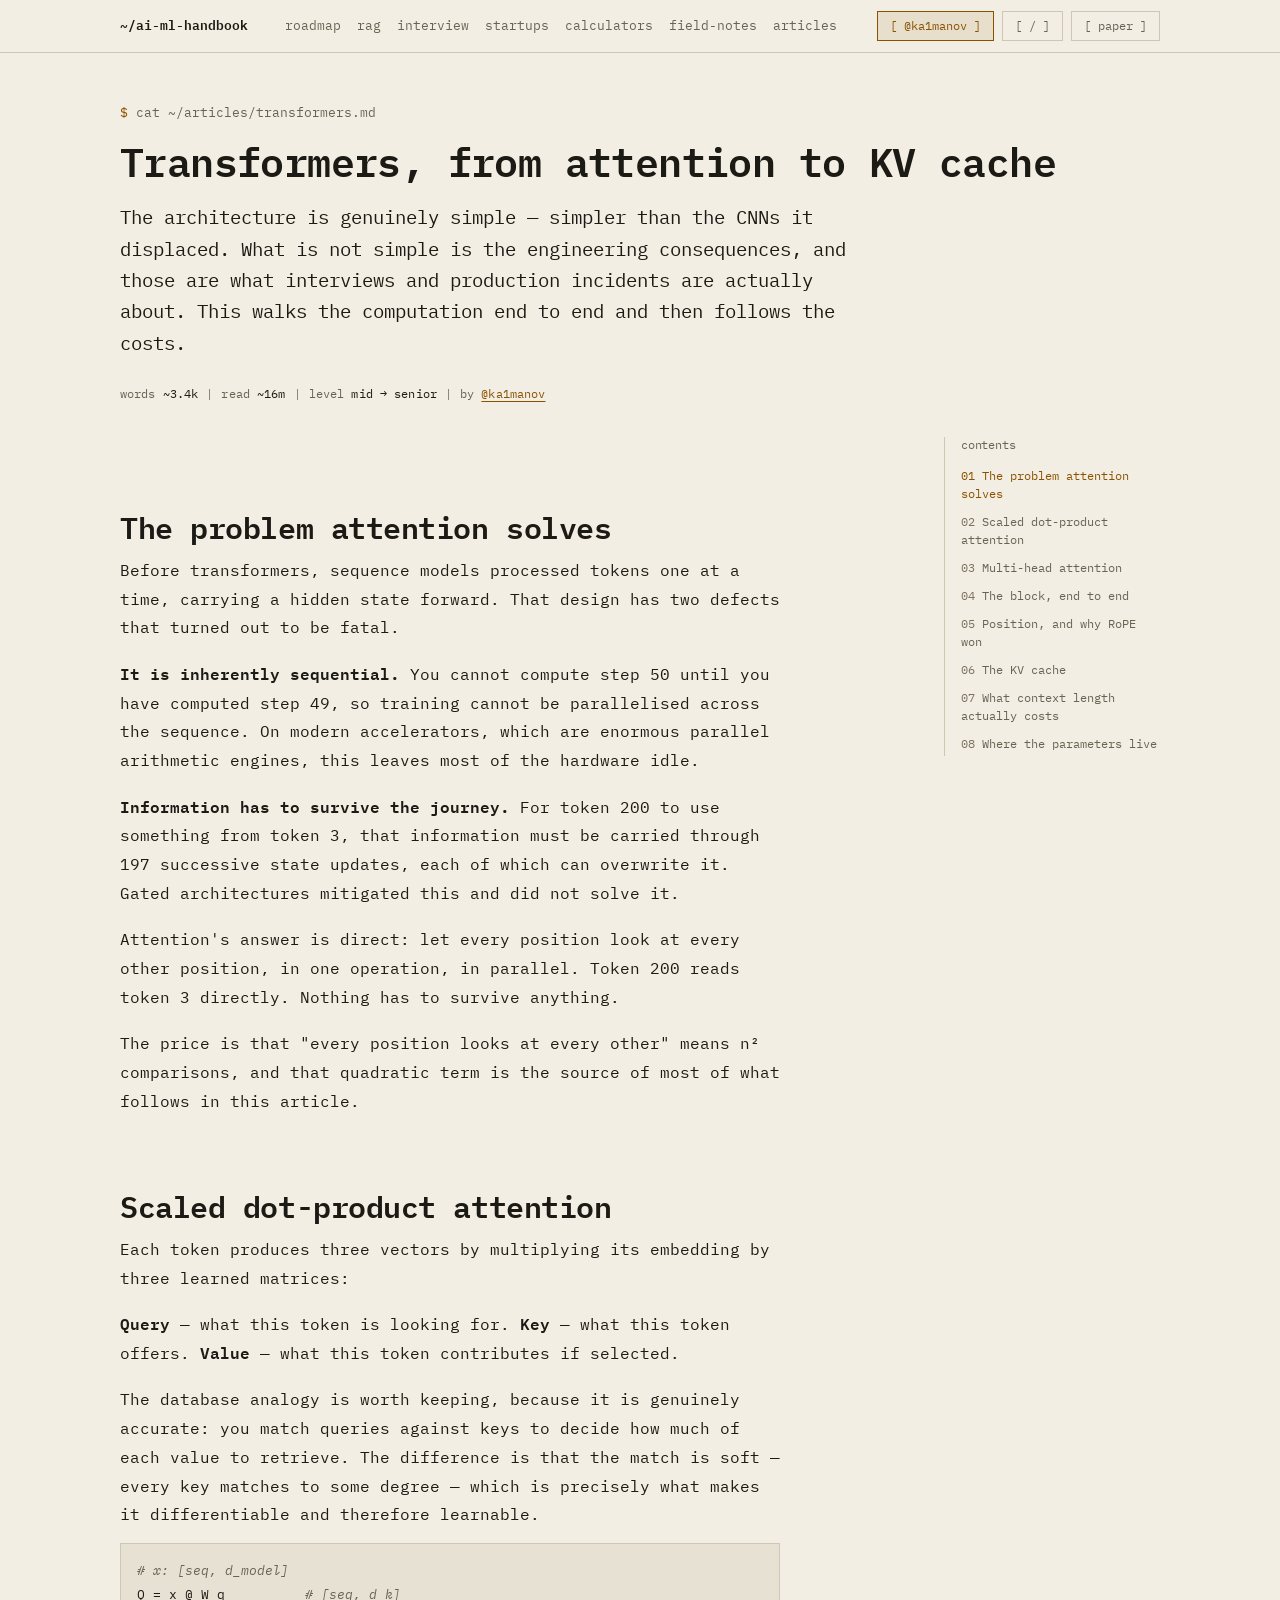
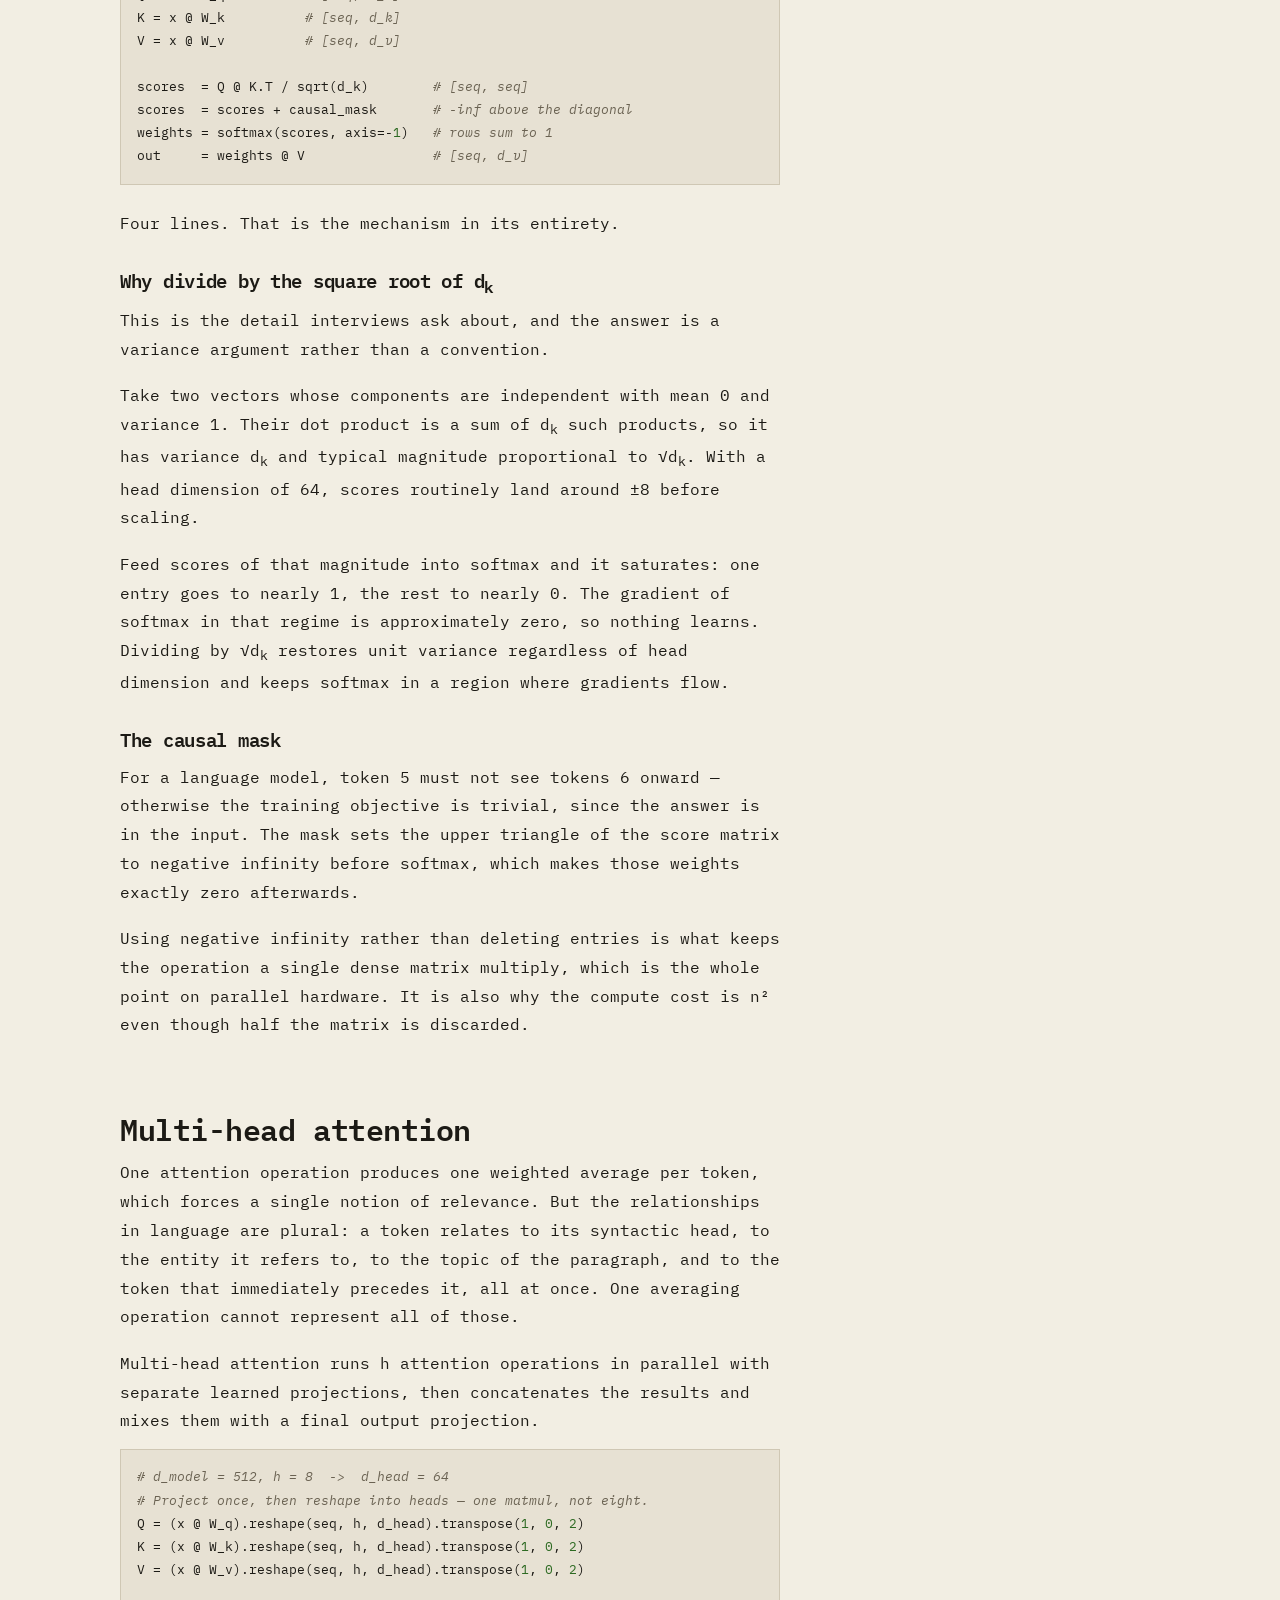
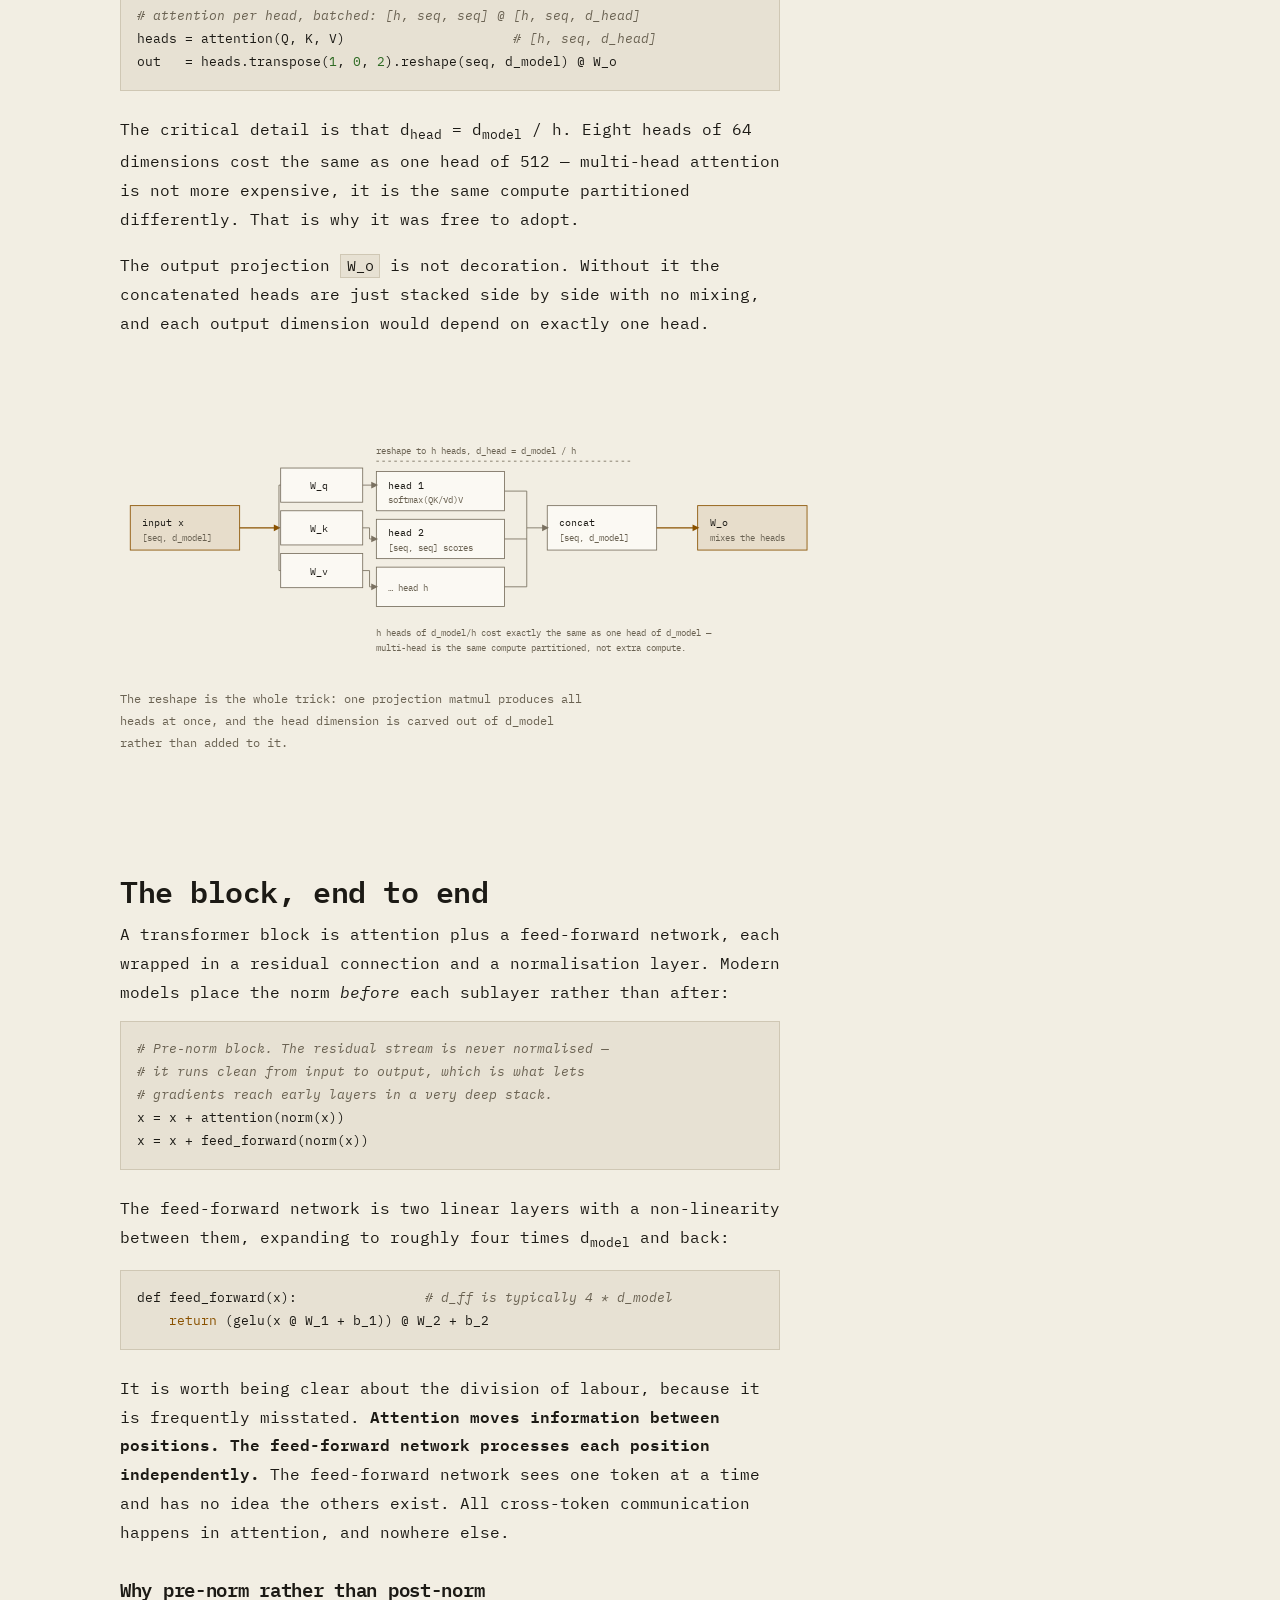
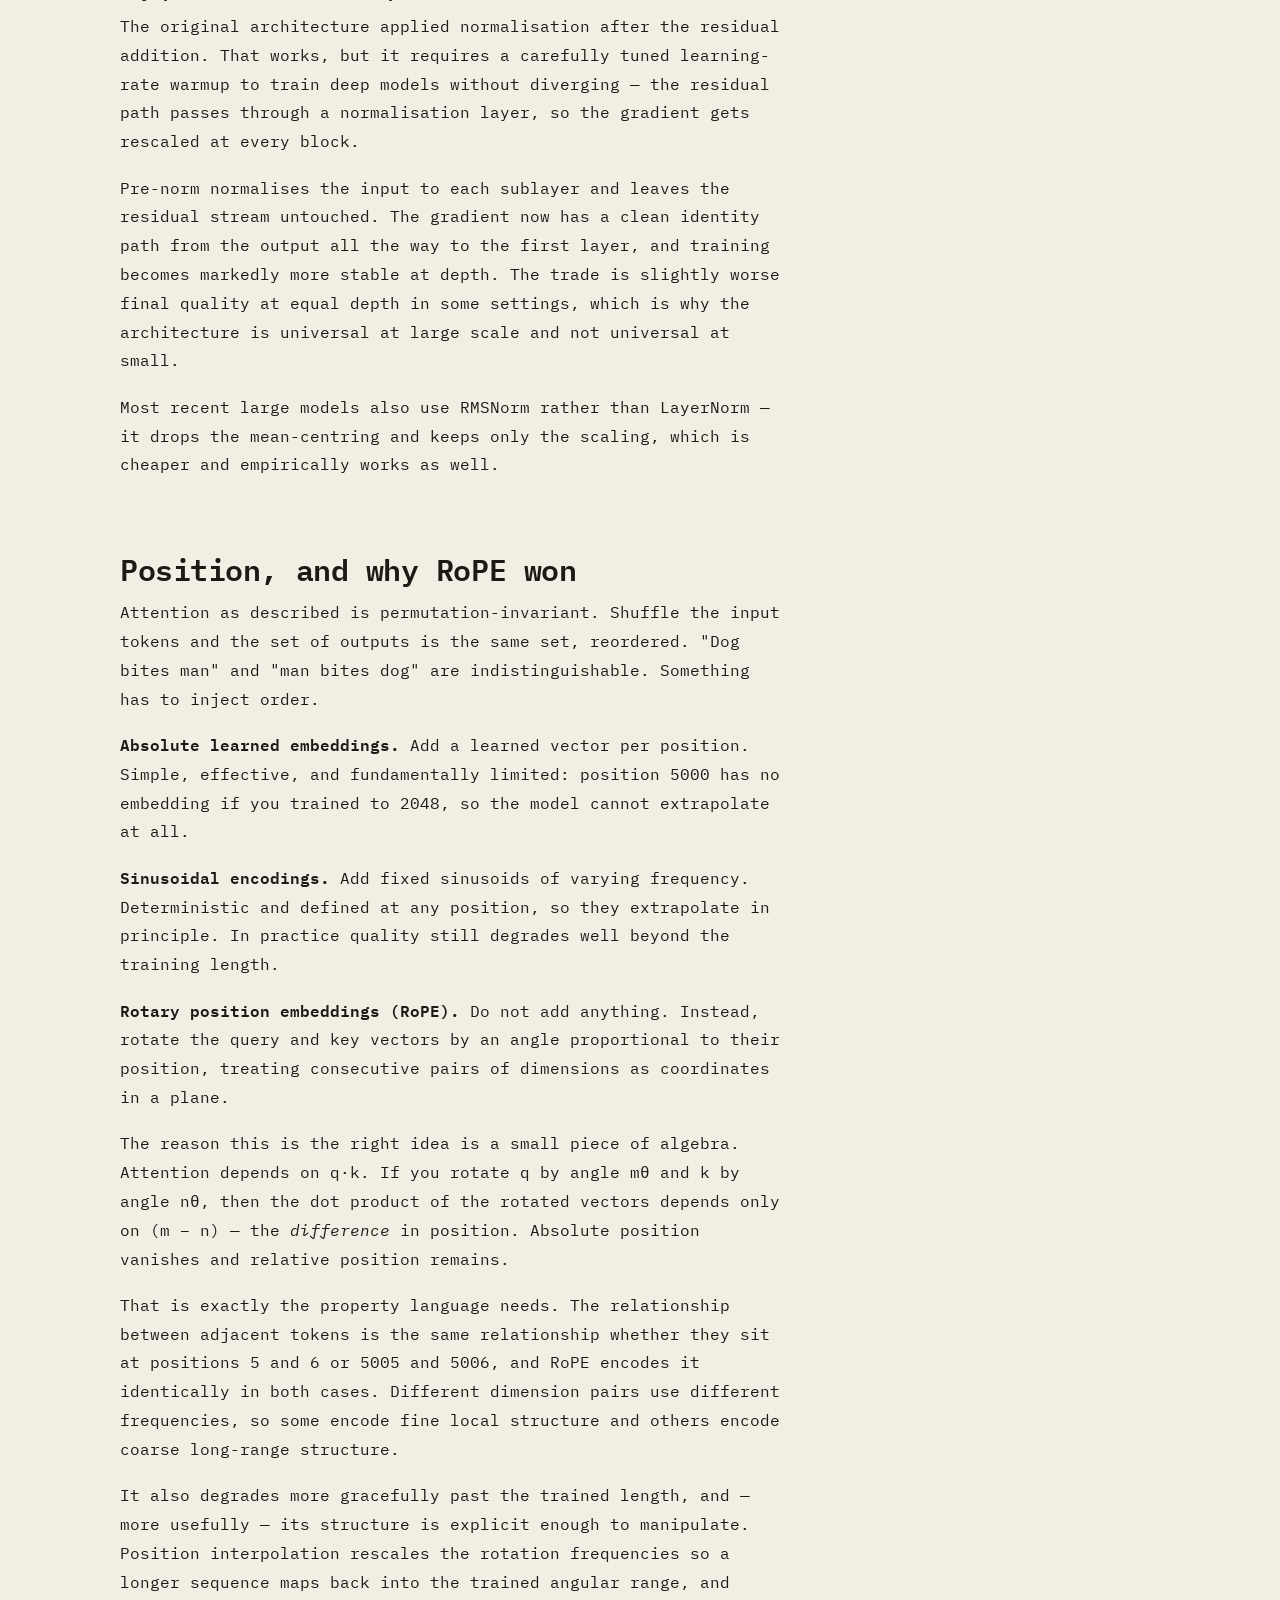
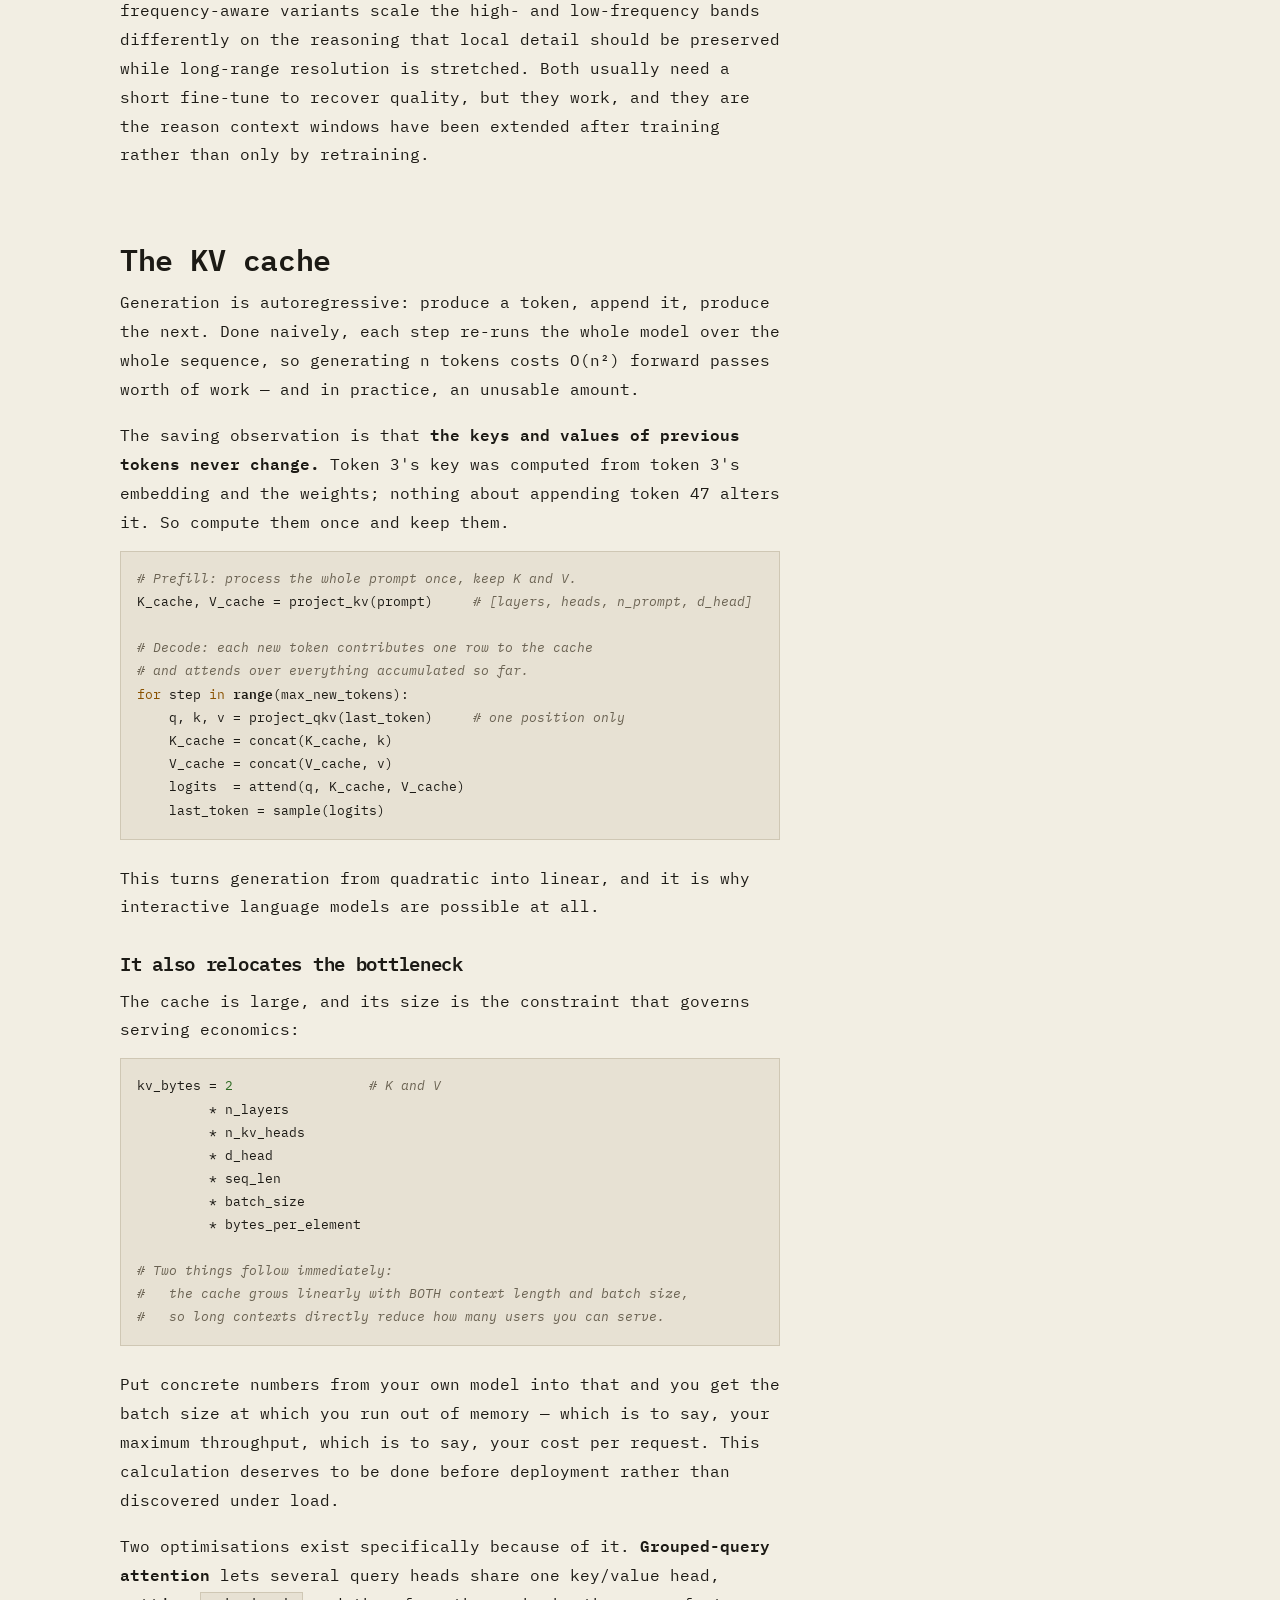
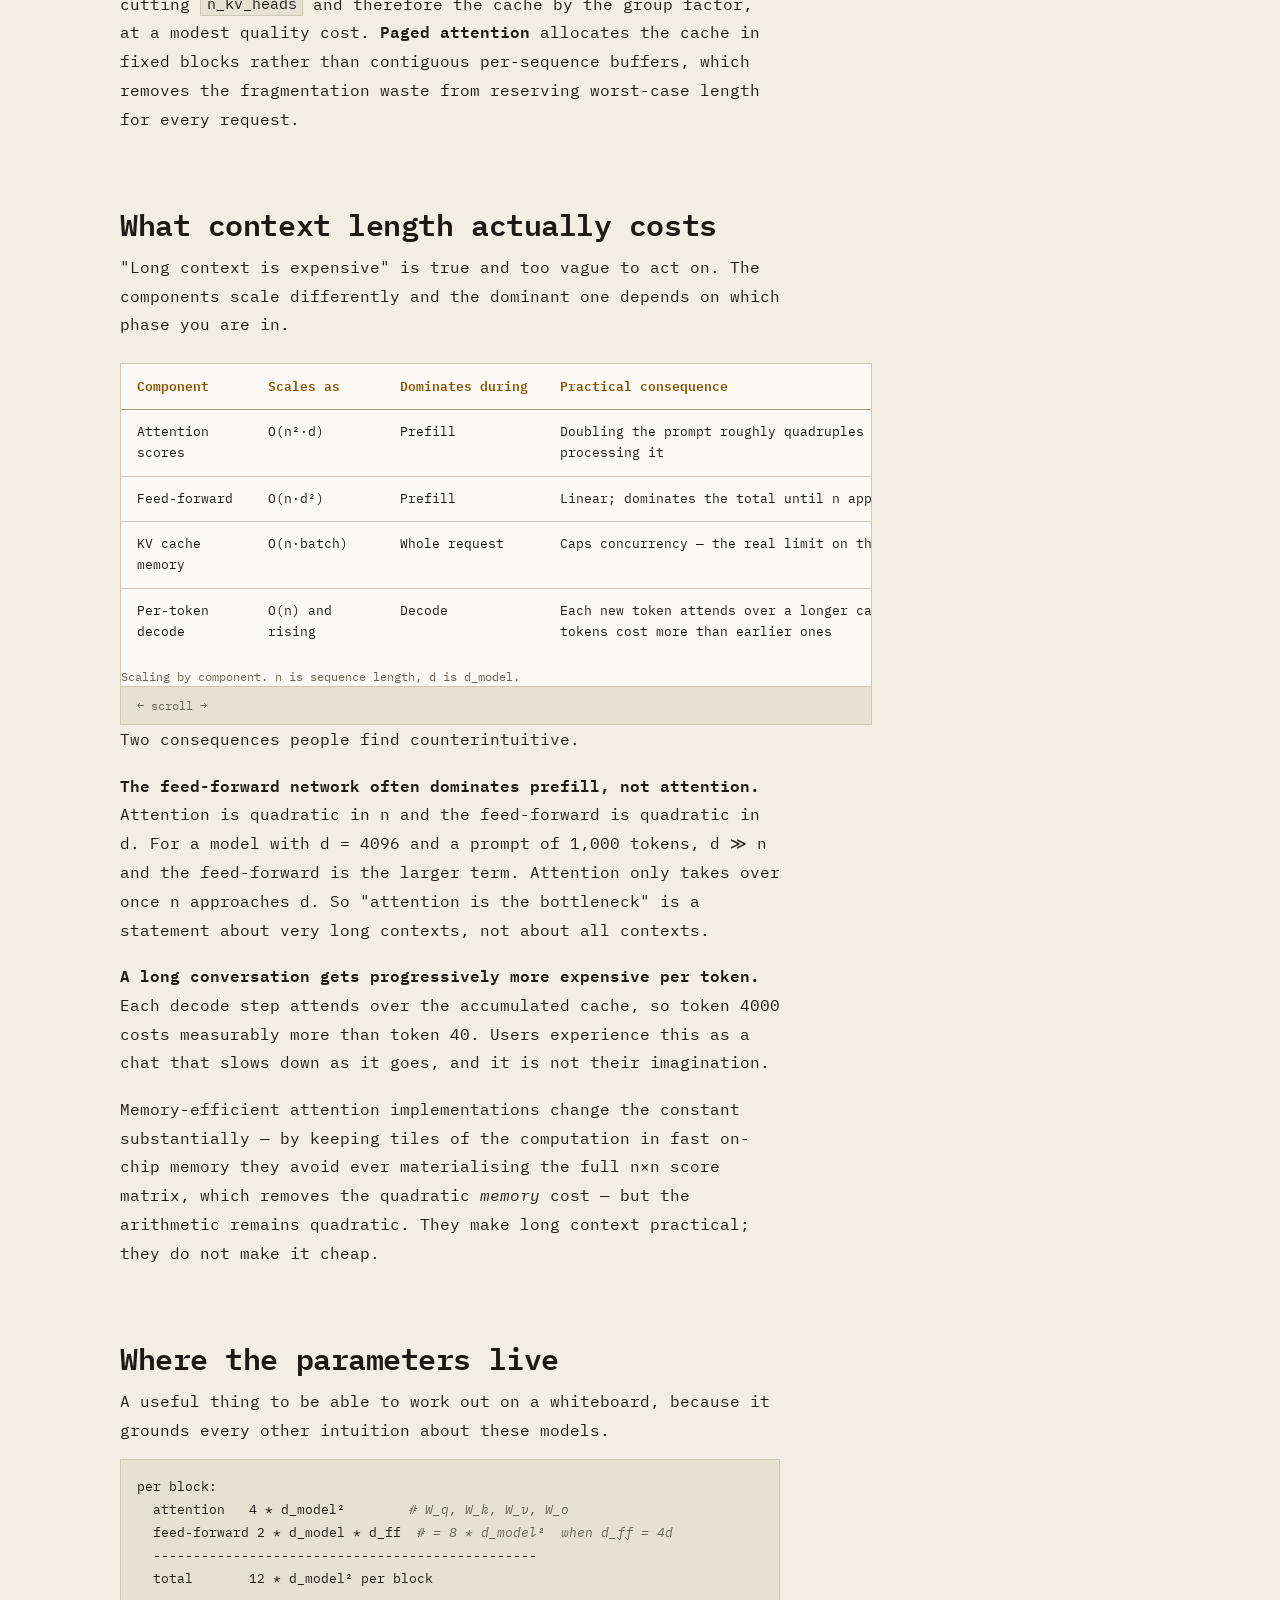
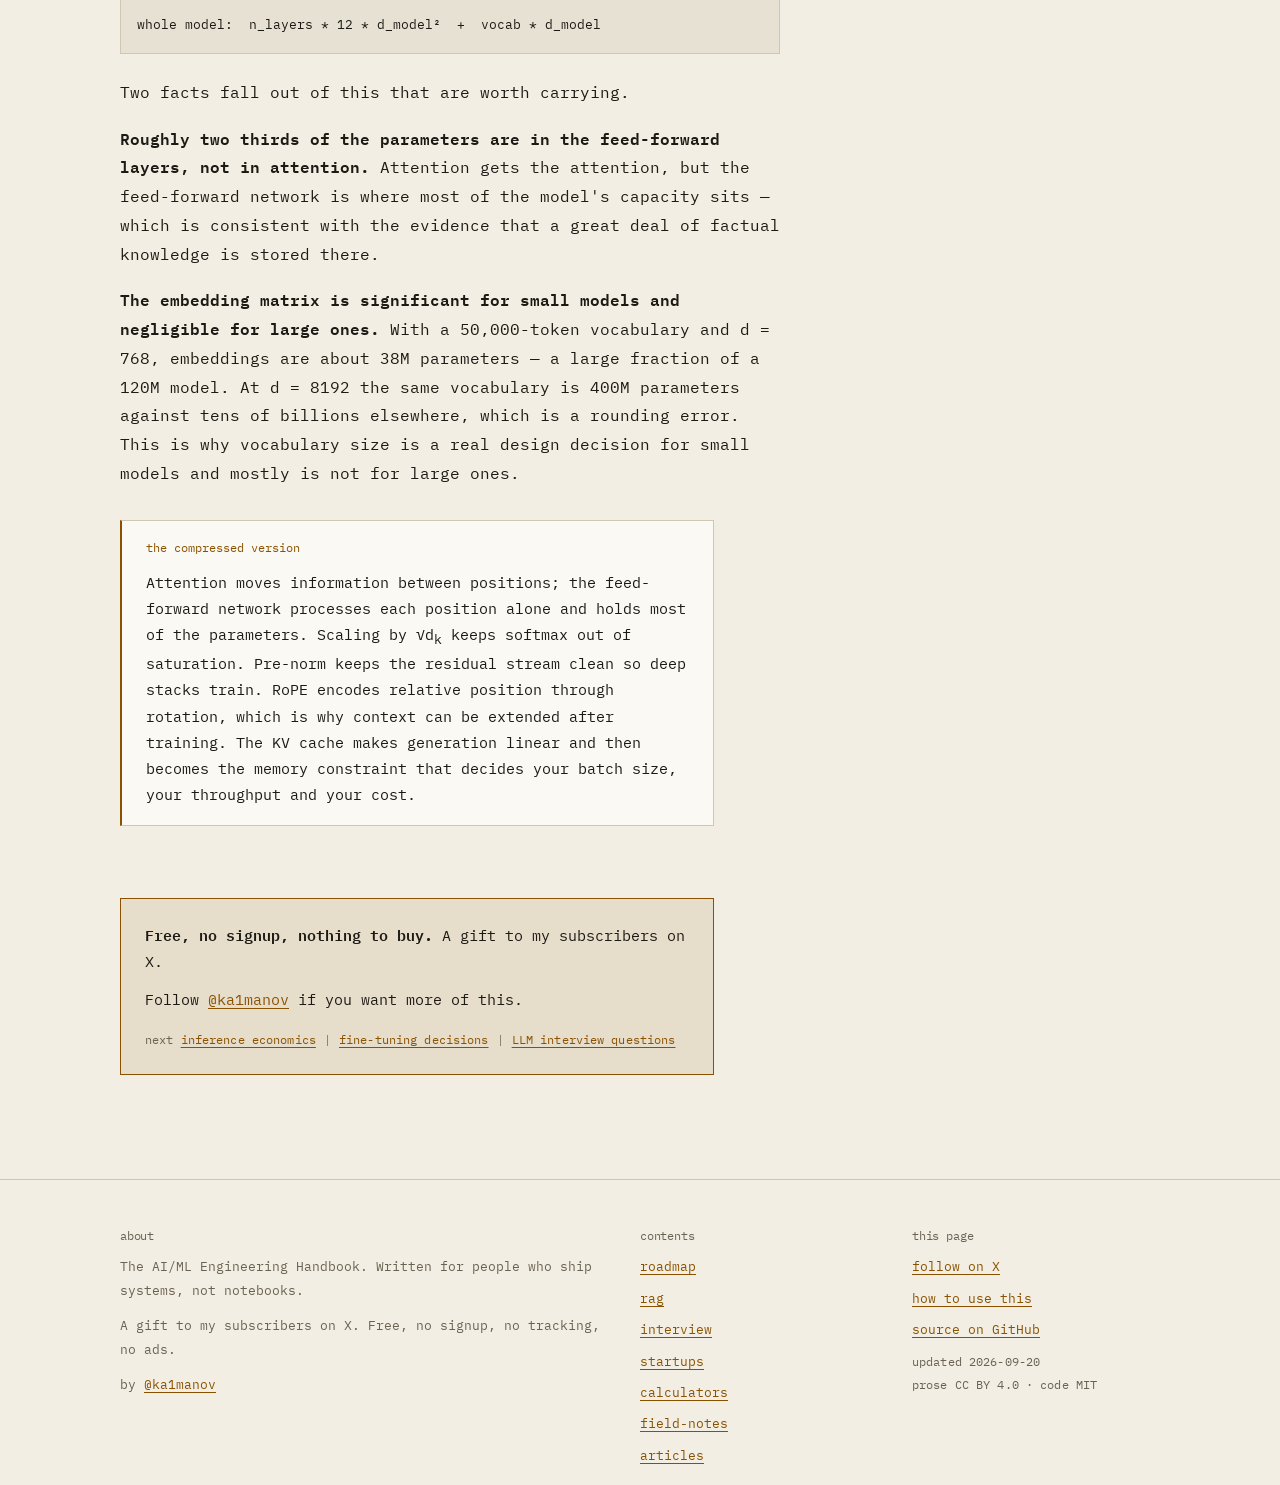
<file: articles/transformers.html>
<!doctype html>
<html lang="en" data-base="../">
<head>
<meta charset="utf-8">
<meta name="viewport" content="width=device-width, initial-scale=1, viewport-fit=cover">
<title>Transformers, From Attention to KV Cache</title>
<meta name="description" content="How a transformer actually computes: scaled dot-product attention, multi-head projections, positional encodings from absolute to RoPE, the KV cache, and why context length costs what it does.">
<link rel="canonical" href="https://ka1manov.github.io/ai-ml-handbook/articles/transformers.html">
<meta property="og:type" content="article">
<meta property="og:site_name" content="The AI/ML Engineering Handbook">
<meta property="og:title" content="Transformers — From Attention to KV Cache">
<meta property="og:description" content="How a transformer actually computes: scaled dot-product attention, multi-head projections, positional encodings from absolute to RoPE, the KV cache, and why context length costs what it does.">
<meta property="og:url" content="https://ka1manov.github.io/ai-ml-handbook/articles/transformers.html">
<meta property="og:image" content="https://ka1manov.github.io/ai-ml-handbook/assets/img/og-articles.png">
<meta property="og:image:width" content="1200">
<meta property="og:image:height" content="630">
<meta property="og:image:alt" content="Terminal-style card reading "Transformers: From Attention to KV Cache". From the AI/ML Engineering Handbook by @ka1manov.">
<meta name="twitter:card" content="summary_large_image">
<meta name="twitter:site" content="@ka1manov">
<meta name="twitter:creator" content="@ka1manov">
<meta name="twitter:image" content="https://ka1manov.github.io/ai-ml-handbook/assets/img/og-articles.png">
<meta name="author" content="@ka1manov">
<meta name="theme-color" content="#0C0B08" media="(prefers-color-scheme: dark)">
<meta name="theme-color" content="#F2EEE3" media="(prefers-color-scheme: light)">
<script>try{document.documentElement.setAttribute('data-theme',localStorage.getItem('amh:theme')||(matchMedia('(prefers-color-scheme: light)').matches?'light':'dark'))}catch(e){document.documentElement.setAttribute('data-theme','dark')}</script>
<link rel="preconnect" href="https://fonts.googleapis.com">
<link rel="preconnect" href="https://fonts.gstatic.com" crossorigin>
<link rel="stylesheet" href="https://fonts.googleapis.com/css2?family=IBM+Plex+Mono:ital,wght@0,400;0,500;0,600;1,400&display=swap">
<link rel="stylesheet" href="../assets/css/site.css">
<link rel="icon" href="../assets/img/favicon.svg" type="image/svg+xml">
<script type="application/ld+json">{"@context":"https://schema.org","@type":"TechArticle","name":"Transformers — From Attention to KV Cache","headline":"Transformers — From Attention to KV Cache","description":"How a transformer actually computes: scaled dot-product attention, multi-head projections, positional encodings from absolute to RoPE, the KV cache, and why context length costs what it does.","url":"https://ka1manov.github.io/ai-ml-handbook/articles/transformers.html","image":"https://ka1manov.github.io/ai-ml-handbook/assets/img/og-articles.png","inLanguage":"en","author":{"@type":"Person","name":"@ka1manov","url":"https://x.com/ka1manov"},"publisher":{"@type":"Person","name":"@ka1manov","url":"https://x.com/ka1manov"},"license":"https://creativecommons.org/licenses/by/4.0/","isAccessibleForFree":true,"dateModified":"2026-09-20"}</script>
</head>
<body>
<a class="sr-only" href="#main">Skip to content</a>
<div class="readbar-track"><div class="readbar" data-readbar></div></div>
<header class="topbar">
  <div class="shell topbar__inner">
    <a class="topbar__brand" href="../index.html">~/<span class="topbar__brand-long">ai-ml-</span>handbook</a>
    <span class="topbar__by">by <a href="https://x.com/ka1manov" rel="me noopener" target="_blank">@ka1manov</a></span>
    <nav class="topbar__links" aria-label="Sections">
      <a href="../index.html">roadmap</a>
      <a href="../rag.html">rag</a>
      <a href="../interview.html">interview</a>
      <a href="../startups.html">startups</a>
      <a href="../calculators.html">calculators</a>
      <a href="../tips.html">field-notes</a>
      <a href="../articles/index.html">articles</a>
    </nav>
    <div class="topbar__tools">
      <a class="btn btn--follow" href="https://x.com/ka1manov" rel="me noopener" target="_blank">[ @ka1manov ]</a>
      <button class="btn" type="button" data-search-open aria-label="Search the handbook">[ / ]</button>
      <button class="btn" type="button" data-theme-toggle>[ crt ]</button>
      <button class="btn" type="button" data-nav-toggle>[ menu ]</button>
    </div>
  </div>
  <div class="shell">
    <nav class="navmenu" id="navmenu" aria-label="Sections, compact" hidden>
      <a href="../index.html">roadmap</a>
      <a href="../rag.html">rag</a>
      <a href="../interview.html">interview</a>
      <a href="../startups.html">startups</a>
      <a href="../calculators.html">calculators</a>
      <a href="../tips.html">field-notes</a>
      <a href="../articles/index.html">articles</a>
      <a class="navmenu__follow" href="https://x.com/ka1manov" rel="me noopener" target="_blank">follow @ka1manov on X →</a>
    </nav>
  </div>
</header>
<main id="main">
<div class="shell">

<section class="pagehead" style="border-bottom:0">
  <p class="prompt">cat ~/articles/transformers.md</p>
  <h1>Transformers, from attention to KV cache</h1>
  <p class="lede">The architecture is genuinely simple — simpler than the CNNs it displaced. What is not simple is the engineering consequences, and those are what interviews and production incidents are actually about. This walks the computation end to end and then follows the costs.</p>
  <p class="meta"><span class="k">words</span> <span class="v">~3.4k</span><span class="sep">|</span><span class="k">read</span> <span class="v">~16m</span><span class="sep">|</span><span class="k">level</span> <span class="v">mid → senior</span><span class="sep">|</span><span class="k">by</span> <span class="v"><a href="https://x.com/ka1manov" rel="me noopener" target="_blank">@ka1manov</a></span></p>
</section>

<div class="withaside">
<aside class="withaside__nav">
  <nav class="rail" data-rail aria-label="On this page">
    <h2>contents</h2>
    <ol>
      <li><a href="#problem">The problem attention solves</a></li>
      <li><a href="#attention">Scaled dot-product attention</a></li>
      <li><a href="#heads">Multi-head attention</a></li>
      <li><a href="#block">The block, end to end</a></li>
      <li><a href="#position">Position, and why RoPE won</a></li>
      <li><a href="#cache">The KV cache</a></li>
      <li><a href="#cost">What context length actually costs</a></li>
      <li><a href="#params">Where the parameters live</a></li>
    </ol>
  </nav>
</aside>
<div class="withaside__main">

<section class="section" id="problem">
  <div class="prose">
    <h2>The problem attention solves</h2>

    <p>Before transformers, sequence models processed tokens one at a time, carrying a hidden state forward. That design has two defects that turned out to be fatal.</p>

    <p><b>It is inherently sequential.</b> You cannot compute step 50 until you have computed step 49, so training cannot be parallelised across the sequence. On modern accelerators, which are enormous parallel arithmetic engines, this leaves most of the hardware idle.</p>

    <p><b>Information has to survive the journey.</b> For token 200 to use something from token 3, that information must be carried through 197 successive state updates, each of which can overwrite it. Gated architectures mitigated this and did not solve it.</p>

    <p>Attention's answer is direct: let every position look at every other position, in one operation, in parallel. Token 200 reads token 3 directly. Nothing has to survive anything.</p>

    <p>The price is that "every position looks at every other" means n² comparisons, and that quadratic term is the source of most of what follows in this article.</p>
  </div>
</section>

<section class="section" id="attention">
  <div class="prose">
    <h2>Scaled dot-product attention</h2>

    <p>Each token produces three vectors by multiplying its embedding by three learned matrices:</p>

    <p><b>Query</b> — what this token is looking for. <b>Key</b> — what this token offers. <b>Value</b> — what this token contributes if selected.</p>

    <p>The database analogy is worth keeping, because it is genuinely accurate: you match queries against keys to decide how much of each value to retrieve. The difference is that the match is soft — every key matches to some degree — which is precisely what makes it differentiable and therefore learnable.</p>

<pre><code><span class="c-com"># x: [seq, d_model]</span>
Q = x @ W_q          <span class="c-com"># [seq, d_k]</span>
K = x @ W_k          <span class="c-com"># [seq, d_k]</span>
V = x @ W_v          <span class="c-com"># [seq, d_v]</span>

scores  = Q @ K.T / sqrt(d_k)        <span class="c-com"># [seq, seq]</span>
scores  = scores + causal_mask       <span class="c-com"># -inf above the diagonal</span>
weights = softmax(scores, axis=-<span class="c-num">1</span>)   <span class="c-com"># rows sum to 1</span>
out     = weights @ V                <span class="c-com"># [seq, d_v]</span>
</code></pre>

    <p>Four lines. That is the mechanism in its entirety.</p>

    <h3>Why divide by the square root of d<sub>k</sub></h3>

    <p>This is the detail interviews ask about, and the answer is a variance argument rather than a convention.</p>

    <p>Take two vectors whose components are independent with mean 0 and variance 1. Their dot product is a sum of d<sub>k</sub> such products, so it has variance d<sub>k</sub> and typical magnitude proportional to √d<sub>k</sub>. With a head dimension of 64, scores routinely land around ±8 before scaling.</p>

    <p>Feed scores of that magnitude into softmax and it saturates: one entry goes to nearly 1, the rest to nearly 0. The gradient of softmax in that regime is approximately zero, so nothing learns. Dividing by √d<sub>k</sub> restores unit variance regardless of head dimension and keeps softmax in a region where gradients flow.</p>

    <h3>The causal mask</h3>

    <p>For a language model, token 5 must not see tokens 6 onward — otherwise the training objective is trivial, since the answer is in the input. The mask sets the upper triangle of the score matrix to negative infinity before softmax, which makes those weights exactly zero afterwards.</p>

    <p>Using negative infinity rather than deleting entries is what keeps the operation a single dense matrix multiply, which is the whole point on parallel hardware. It is also why the compute cost is n² even though half the matrix is discarded.</p>
  </div>
</section>

<section class="section" id="heads">
  <div class="prose">
    <h2>Multi-head attention</h2>

    <p>One attention operation produces one weighted average per token, which forces a single notion of relevance. But the relationships in language are plural: a token relates to its syntactic head, to the entity it refers to, to the topic of the paragraph, and to the token that immediately precedes it, all at once. One averaging operation cannot represent all of those.</p>

    <p>Multi-head attention runs h attention operations in parallel with separate learned projections, then concatenates the results and mixes them with a final output projection.</p>

<pre><code><span class="c-com"># d_model = 512, h = 8  ->  d_head = 64</span>
<span class="c-com"># Project once, then reshape into heads — one matmul, not eight.</span>
Q = (x @ W_q).reshape(seq, h, d_head).transpose(<span class="c-num">1</span>, <span class="c-num">0</span>, <span class="c-num">2</span>)
K = (x @ W_k).reshape(seq, h, d_head).transpose(<span class="c-num">1</span>, <span class="c-num">0</span>, <span class="c-num">2</span>)
V = (x @ W_v).reshape(seq, h, d_head).transpose(<span class="c-num">1</span>, <span class="c-num">0</span>, <span class="c-num">2</span>)

<span class="c-com"># attention per head, batched: [h, seq, seq] @ [h, seq, d_head]</span>
heads = attention(Q, K, V)                     <span class="c-com"># [h, seq, d_head]</span>
out   = heads.transpose(<span class="c-num">1</span>, <span class="c-num">0</span>, <span class="c-num">2</span>).reshape(seq, d_model) @ W_o
</code></pre>

    <p>The critical detail is that d<sub>head</sub> = d<sub>model</sub> / h. Eight heads of 64 dimensions cost the same as one head of 512 — multi-head attention is not more expensive, it is the same compute partitioned differently. That is why it was free to adopt.</p>

    <p>The output projection <code>W_o</code> is not decoration. Without it the concatenated heads are just stacked side by side with no mixing, and each output dimension would depend on exactly one head.</p>
  </div>

  <figure class="fig">
    <svg viewBox="0 0 880 340" role="img" aria-label="Diagram of multi-head attention. An input of shape sequence by d-model is projected into queries, keys and values, reshaped into h heads of dimension d-model over h, each head computes scaled dot-product attention producing a sequence by sequence score matrix, the head outputs are concatenated back to d-model and mixed by an output projection.">
      <rect class="dg-box dg-box--accent" x="12" y="140" width="128" height="52"/>
      <text class="dg-text" x="26" y="164">input x</text>
      <text class="dg-text--dim" x="26" y="181">[seq, d_model]</text>

      <path class="dg-line--accent" d="M140 166 H186"/><path class="dg-fill--accent" d="M180 162 l8 4 -8 4 z"/>

      <rect class="dg-box" x="188" y="96" width="96" height="40"/>
      <text class="dg-text" x="222" y="121">W_q</text>
      <rect class="dg-box" x="188" y="146" width="96" height="40"/>
      <text class="dg-text" x="222" y="171">W_k</text>
      <rect class="dg-box" x="188" y="196" width="96" height="40"/>
      <text class="dg-text" x="222" y="221">W_v</text>
      <path class="dg-line" d="M186 166 V116 H188"/>
      <path class="dg-line" d="M186 166 V216 H188"/>

      <text class="dg-text--dim" x="300" y="80">reshape to h heads, d_head = d_model / h</text>
      <line class="dg-line" x1="300" y1="88" x2="600" y2="88" stroke-dasharray="3 4"/>

      <rect class="dg-box" x="300" y="100" width="150" height="46"/>
      <text class="dg-text" x="314" y="120">head 1</text>
      <text class="dg-text--dim" x="314" y="137">softmax(QK/√d)V</text>
      <rect class="dg-box" x="300" y="156" width="150" height="46"/>
      <text class="dg-text" x="314" y="176">head 2</text>
      <text class="dg-text--dim" x="314" y="193">[seq, seq] scores</text>
      <rect class="dg-box" x="300" y="212" width="150" height="46"/>
      <text class="dg-text--dim" x="314" y="240">… head h</text>

      <path class="dg-line" d="M284 116 H300"/><path class="dg-fill" d="M294 112 l8 4 -8 4 z"/>
      <path class="dg-line" d="M284 166 H292 V179 H300"/><path class="dg-fill" d="M294 175 l8 4 -8 4 z"/>
      <path class="dg-line" d="M284 216 H292 V235 H300"/><path class="dg-fill" d="M294 231 l8 4 -8 4 z"/>

      <rect class="dg-box" x="500" y="140" width="128" height="52"/>
      <text class="dg-text" x="514" y="164">concat</text>
      <text class="dg-text--dim" x="514" y="181">[seq, d_model]</text>

      <path class="dg-line" d="M450 123 H476 V166 H500"/><path class="dg-fill" d="M494 162 l8 4 -8 4 z"/>
      <path class="dg-line" d="M450 179 H476"/>
      <path class="dg-line" d="M450 235 H476 V166"/>

      <rect class="dg-box dg-box--accent" x="676" y="140" width="128" height="52"/>
      <text class="dg-text" x="690" y="164">W_o</text>
      <text class="dg-text--dim" x="690" y="181">mixes the heads</text>
      <path class="dg-line--accent" d="M628 166 H676"/><path class="dg-fill--accent" d="M670 162 l8 4 -8 4 z"/>

      <text class="dg-text--dim" x="300" y="292">h heads of d_model/h cost exactly the same as one head of d_model —</text>
      <text class="dg-text--dim" x="300" y="310">multi-head is the same compute partitioned, not extra compute.</text>
    </svg>
    <figcaption>The reshape is the whole trick: one projection matmul produces all heads at once, and the head dimension is carved out of d_model rather than added to it.</figcaption>
  </figure>
</section>

<section class="section" id="block">
  <div class="prose">
    <h2>The block, end to end</h2>

    <p>A transformer block is attention plus a feed-forward network, each wrapped in a residual connection and a normalisation layer. Modern models place the norm <i>before</i> each sublayer rather than after:</p>

<pre><code><span class="c-com"># Pre-norm block. The residual stream is never normalised —
# it runs clean from input to output, which is what lets
# gradients reach early layers in a very deep stack.</span>
x = x + attention(norm(x))
x = x + feed_forward(norm(x))
</code></pre>

    <p>The feed-forward network is two linear layers with a non-linearity between them, expanding to roughly four times d<sub>model</sub> and back:</p>

<pre><code>def feed_forward(x):                <span class="c-com"># d_ff is typically 4 * d_model</span>
    <span class="c-kw">return</span> (gelu(x @ W_1 + b_1)) @ W_2 + b_2
</code></pre>

    <p>It is worth being clear about the division of labour, because it is frequently misstated. <b>Attention moves information between positions. The feed-forward network processes each position independently.</b> The feed-forward network sees one token at a time and has no idea the others exist. All cross-token communication happens in attention, and nowhere else.</p>

    <h3>Why pre-norm rather than post-norm</h3>

    <p>The original architecture applied normalisation after the residual addition. That works, but it requires a carefully tuned learning-rate warmup to train deep models without diverging — the residual path passes through a normalisation layer, so the gradient gets rescaled at every block.</p>

    <p>Pre-norm normalises the input to each sublayer and leaves the residual stream untouched. The gradient now has a clean identity path from the output all the way to the first layer, and training becomes markedly more stable at depth. The trade is slightly worse final quality at equal depth in some settings, which is why the architecture is universal at large scale and not universal at small.</p>

    <p>Most recent large models also use RMSNorm rather than LayerNorm — it drops the mean-centring and keeps only the scaling, which is cheaper and empirically works as well.</p>
  </div>
</section>

<section class="section" id="position">
  <div class="prose">
    <h2>Position, and why RoPE won</h2>

    <p>Attention as described is permutation-invariant. Shuffle the input tokens and the set of outputs is the same set, reordered. "Dog bites man" and "man bites dog" are indistinguishable. Something has to inject order.</p>

    <p><b>Absolute learned embeddings.</b> Add a learned vector per position. Simple, effective, and fundamentally limited: position 5000 has no embedding if you trained to 2048, so the model cannot extrapolate at all.</p>

    <p><b>Sinusoidal encodings.</b> Add fixed sinusoids of varying frequency. Deterministic and defined at any position, so they extrapolate in principle. In practice quality still degrades well beyond the training length.</p>

    <p><b>Rotary position embeddings (RoPE).</b> Do not add anything. Instead, rotate the query and key vectors by an angle proportional to their position, treating consecutive pairs of dimensions as coordinates in a plane.</p>

    <p>The reason this is the right idea is a small piece of algebra. Attention depends on q·k. If you rotate q by angle mθ and k by angle nθ, then the dot product of the rotated vectors depends only on (m − n) — the <i>difference</i> in position. Absolute position vanishes and relative position remains.</p>

    <p>That is exactly the property language needs. The relationship between adjacent tokens is the same relationship whether they sit at positions 5 and 6 or 5005 and 5006, and RoPE encodes it identically in both cases. Different dimension pairs use different frequencies, so some encode fine local structure and others encode coarse long-range structure.</p>

    <p>It also degrades more gracefully past the trained length, and — more usefully — its structure is explicit enough to manipulate. Position interpolation rescales the rotation frequencies so a longer sequence maps back into the trained angular range, and frequency-aware variants scale the high- and low-frequency bands differently on the reasoning that local detail should be preserved while long-range resolution is stretched. Both usually need a short fine-tune to recover quality, but they work, and they are the reason context windows have been extended after training rather than only by retraining.</p>
  </div>
</section>

<section class="section" id="cache">
  <div class="prose">
    <h2>The KV cache</h2>

    <p>Generation is autoregressive: produce a token, append it, produce the next. Done naively, each step re-runs the whole model over the whole sequence, so generating n tokens costs O(n²) forward passes worth of work — and in practice, an unusable amount.</p>

    <p>The saving observation is that <b>the keys and values of previous tokens never change.</b> Token 3's key was computed from token 3's embedding and the weights; nothing about appending token 47 alters it. So compute them once and keep them.</p>

<pre><code><span class="c-com"># Prefill: process the whole prompt once, keep K and V.</span>
K_cache, V_cache = project_kv(prompt)     <span class="c-com"># [layers, heads, n_prompt, d_head]</span>

<span class="c-com"># Decode: each new token contributes one row to the cache
# and attends over everything accumulated so far.</span>
<span class="c-kw">for</span> step <span class="c-kw">in</span> <span class="c-fn">range</span>(max_new_tokens):
    q, k, v = project_qkv(last_token)     <span class="c-com"># one position only</span>
    K_cache = concat(K_cache, k)
    V_cache = concat(V_cache, v)
    logits  = attend(q, K_cache, V_cache)
    last_token = sample(logits)
</code></pre>

    <p>This turns generation from quadratic into linear, and it is why interactive language models are possible at all.</p>

    <h3>It also relocates the bottleneck</h3>

    <p>The cache is large, and its size is the constraint that governs serving economics:</p>

<pre><code>kv_bytes = <span class="c-num">2</span>                 <span class="c-com"># K and V</span>
         * n_layers
         * n_kv_heads
         * d_head
         * seq_len
         * batch_size
         * bytes_per_element

<span class="c-com"># Two things follow immediately:
#   the cache grows linearly with BOTH context length and batch size,
#   so long contexts directly reduce how many users you can serve.</span>
</code></pre>

    <p>Put concrete numbers from your own model into that and you get the batch size at which you run out of memory — which is to say, your maximum throughput, which is to say, your cost per request. This calculation deserves to be done before deployment rather than discovered under load.</p>

    <p>Two optimisations exist specifically because of it. <b>Grouped-query attention</b> lets several query heads share one key/value head, cutting <code>n_kv_heads</code> and therefore the cache by the group factor, at a modest quality cost. <b>Paged attention</b> allocates the cache in fixed blocks rather than contiguous per-sequence buffers, which removes the fragmentation waste from reserving worst-case length for every request.</p>
  </div>
</section>

<section class="section" id="cost">
  <div class="prose">
    <h2>What context length actually costs</h2>

    <p>"Long context is expensive" is true and too vague to act on. The components scale differently and the dominant one depends on which phase you are in.</p>
  </div>

  <div class="scroll-x scroll-x--wide" style="margin-top:var(--sp-5)">
    <table>
      <caption>Scaling by component. n is sequence length, d is d_model.</caption>
      <thead>
        <tr><th>Component</th><th>Scales as</th><th>Dominates during</th><th>Practical consequence</th></tr>
      </thead>
      <tbody>
        <tr><td>Attention scores</td><td>O(n²·d)</td><td>Prefill</td><td>Doubling the prompt roughly quadruples the cost of processing it</td></tr>
        <tr><td>Feed-forward</td><td>O(n·d²)</td><td>Prefill</td><td>Linear; dominates the total until n approaches d</td></tr>
        <tr><td>KV cache memory</td><td>O(n·batch)</td><td>Whole request</td><td>Caps concurrency — the real limit on throughput</td></tr>
        <tr><td>Per-token decode</td><td>O(n) and rising</td><td>Decode</td><td>Each new token attends over a longer cache, so later tokens cost more than earlier ones</td></tr>
      </tbody>
    </table>
  </div>

  <div class="prose">
    <p>Two consequences people find counterintuitive.</p>

    <p><b>The feed-forward network often dominates prefill, not attention.</b> Attention is quadratic in n and the feed-forward is quadratic in d. For a model with d = 4096 and a prompt of 1,000 tokens, d ≫ n and the feed-forward is the larger term. Attention only takes over once n approaches d. So "attention is the bottleneck" is a statement about very long contexts, not about all contexts.</p>

    <p><b>A long conversation gets progressively more expensive per token.</b> Each decode step attends over the accumulated cache, so token 4000 costs measurably more than token 40. Users experience this as a chat that slows down as it goes, and it is not their imagination.</p>

    <p>Memory-efficient attention implementations change the constant substantially — by keeping tiles of the computation in fast on-chip memory they avoid ever materialising the full n×n score matrix, which removes the quadratic <i>memory</i> cost — but the arithmetic remains quadratic. They make long context practical; they do not make it cheap.</p>
  </div>
</section>

<section class="section" id="params">
  <div class="prose">
    <h2>Where the parameters live</h2>

    <p>A useful thing to be able to work out on a whiteboard, because it grounds every other intuition about these models.</p>

<pre><code>per block:
  attention   4 * d_model²        <span class="c-com"># W_q, W_k, W_v, W_o</span>
  feed-forward 2 * d_model * d_ff  <span class="c-com"># = 8 * d_model²  when d_ff = 4d</span>
  ------------------------------------------------
  total       12 * d_model² per block

whole model:  n_layers * 12 * d_model²  +  vocab * d_model
</code></pre>

    <p>Two facts fall out of this that are worth carrying.</p>

    <p><b>Roughly two thirds of the parameters are in the feed-forward layers, not in attention.</b> Attention gets the attention, but the feed-forward network is where most of the model's capacity sits — which is consistent with the evidence that a great deal of factual knowledge is stored there.</p>

    <p><b>The embedding matrix is significant for small models and negligible for large ones.</b> With a 50,000-token vocabulary and d = 768, embeddings are about 38M parameters — a large fraction of a 120M model. At d = 8192 the same vocabulary is 400M parameters against tens of billions elsewhere, which is a rounding error. This is why vocabulary size is a real design decision for small models and mostly is not for large ones.</p>

    <div class="callout callout--note">
      <span class="callout__label">the compressed version</span>
      <p>Attention moves information between positions; the feed-forward network processes each position alone and holds most of the parameters. Scaling by √d<sub>k</sub> keeps softmax out of saturation. Pre-norm keeps the residual stream clean so deep stacks train. RoPE encodes relative position through rotation, which is why context can be extended after training. The KV cache makes generation linear and then becomes the memory constraint that decides your batch size, your throughput and your cost.</p>
    </div>
  </div>

  <div class="follow">
    <p><b>Free, no signup, nothing to buy.</b> A gift to my subscribers on X.</p>
    <p>Follow <a href="https://x.com/ka1manov" rel="me noopener" target="_blank">@ka1manov</a> if you want more of this.</p>
    <p class="meta" style="margin-top:var(--sp-4)"><span class="k">next</span> <span class="v"><a href="inference.html">inference economics</a></span><span class="sep">|</span><span class="v"><a href="finetuning.html">fine-tuning decisions</a></span><span class="sep">|</span><span class="v"><a href="../interview.html">LLM interview questions</a></span></p>
  </div>
</section>

</div>
</div>

</div>
</main>

<footer class="footer">
  <div class="shell footer__grid">
    <div>
      <h2>about</h2>
      <p>The AI/ML Engineering Handbook. Written for people who ship systems, not notebooks.</p>
      <p style="margin-top:var(--sp-3)">A gift to my subscribers on X. Free, no signup, no tracking, no ads.</p>
      <p style="margin-top:var(--sp-3)">by <a href="https://x.com/ka1manov" rel="me noopener" target="_blank">@ka1manov</a></p>
    </div>
    <div>
      <h2>contents</h2>
      <ul>
        <li><a href="../index.html">roadmap</a></li>
        <li><a href="../rag.html">rag</a></li>
        <li><a href="../interview.html">interview</a></li>
        <li><a href="../startups.html">startups</a></li>
        <li><a href="../calculators.html">calculators</a></li>
        <li><a href="../tips.html">field-notes</a></li>
        <li><a href="../articles/index.html">articles</a></li>
      </ul>
    </div>
    <div>
      <h2>this page</h2>
      <ul>
        <li><a href="https://x.com/ka1manov" rel="noopener" target="_blank">follow on X</a></li>
        <li><a href="../index.html#how-to-use">how to use this</a></li>
        <li><a href="https://github.com/ka1manov/ai-ml-handbook" rel="noopener" target="_blank">source on GitHub</a></li>
        <li><span class="meta">updated 2026-09-20<br>prose CC BY 4.0 · code MIT</span></li>
      </ul>
    </div>
  </div>
</footer>

<div class="search" id="search" role="dialog" aria-modal="true" aria-label="Search the handbook" hidden>
  <div class="search__panel">
    <input class="search__input" type="search" placeholder="search the handbook…" aria-label="Search query" autocomplete="off" spellcheck="false">
    <ul class="search__results" role="listbox" aria-label="Search results"></ul>
    <p class="search__empty" hidden>No matches.</p>
    <p class="search__foot"><span class="kbd">↑</span> <span class="kbd">↓</span> to move · <span class="kbd">enter</span> to open · <span class="kbd">esc</span> to close</p>
  </div>
</div>

<script src="../assets/js/theme.js" defer></script>
<script src="../assets/js/nav.js" defer></script>
<script src="../assets/js/search.js" defer></script>
<script src="../assets/js/rail.js" defer></script>
</body>
</html>
</file>
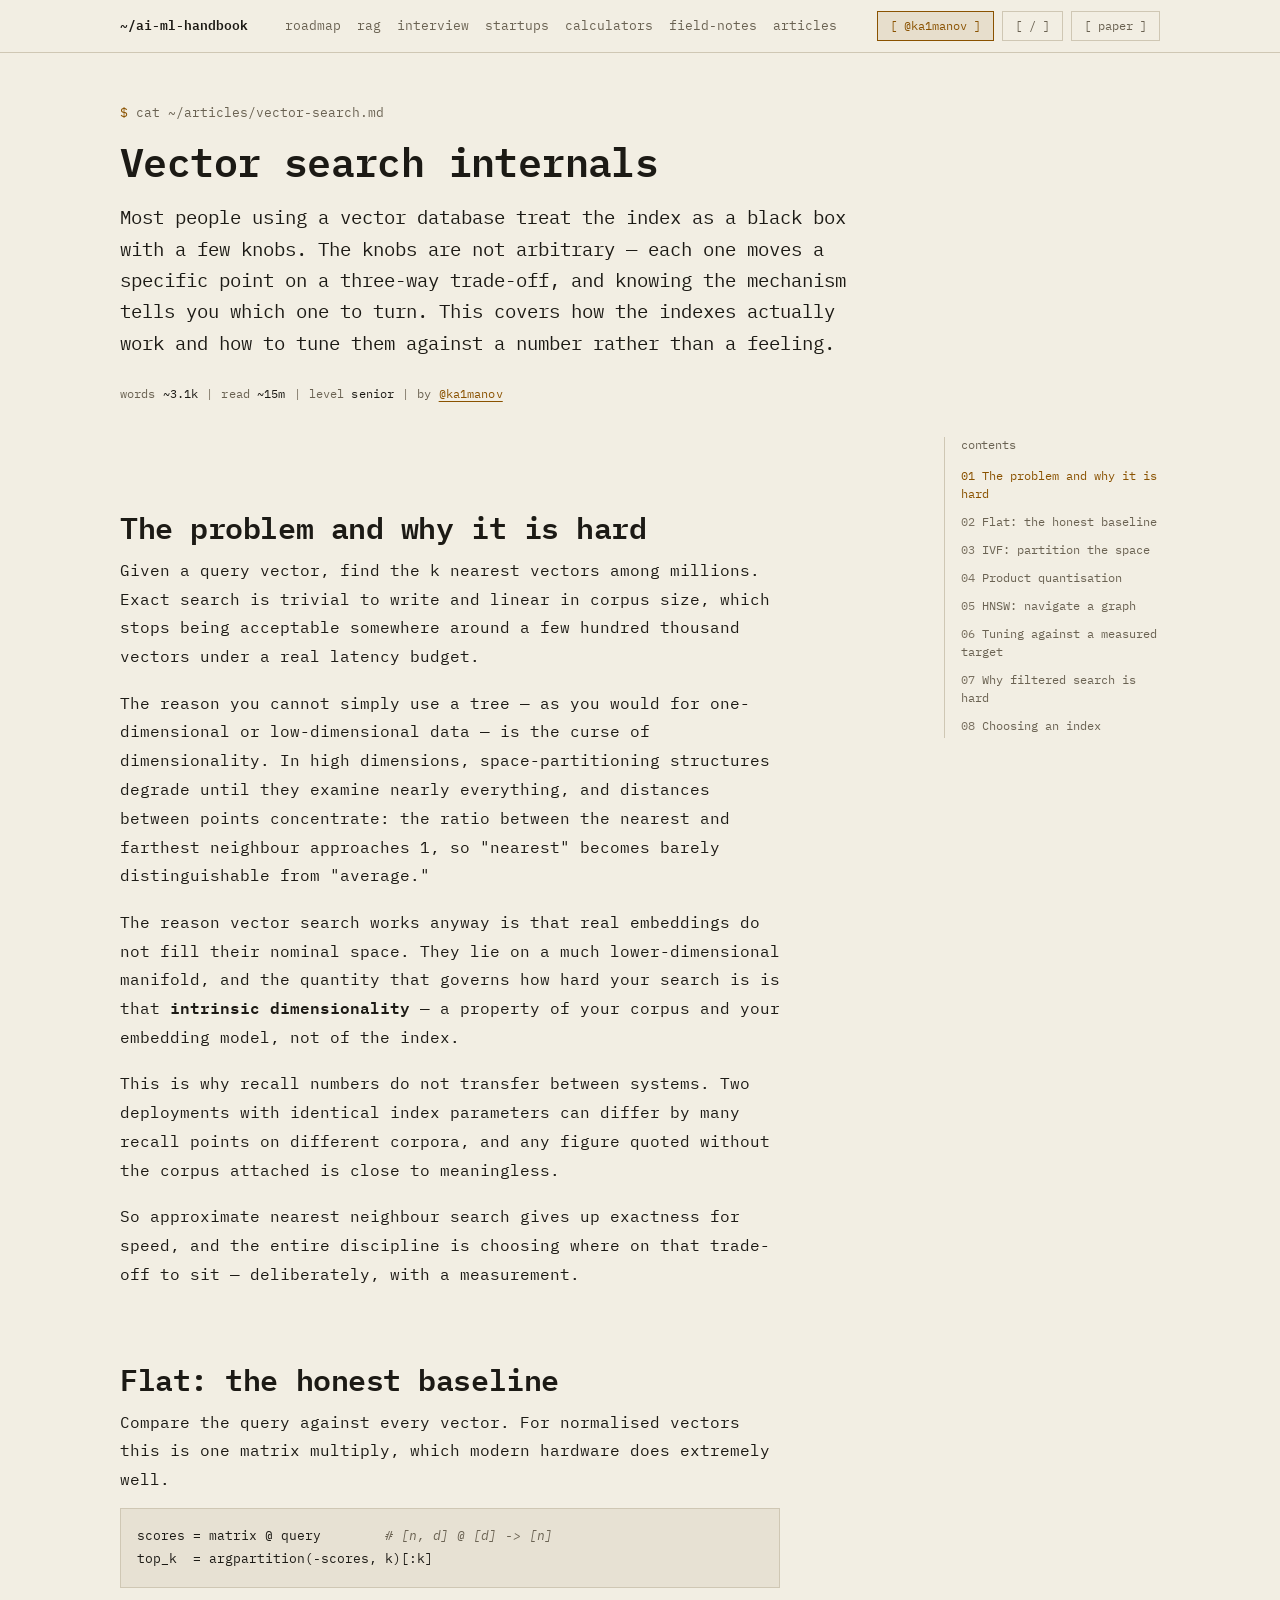
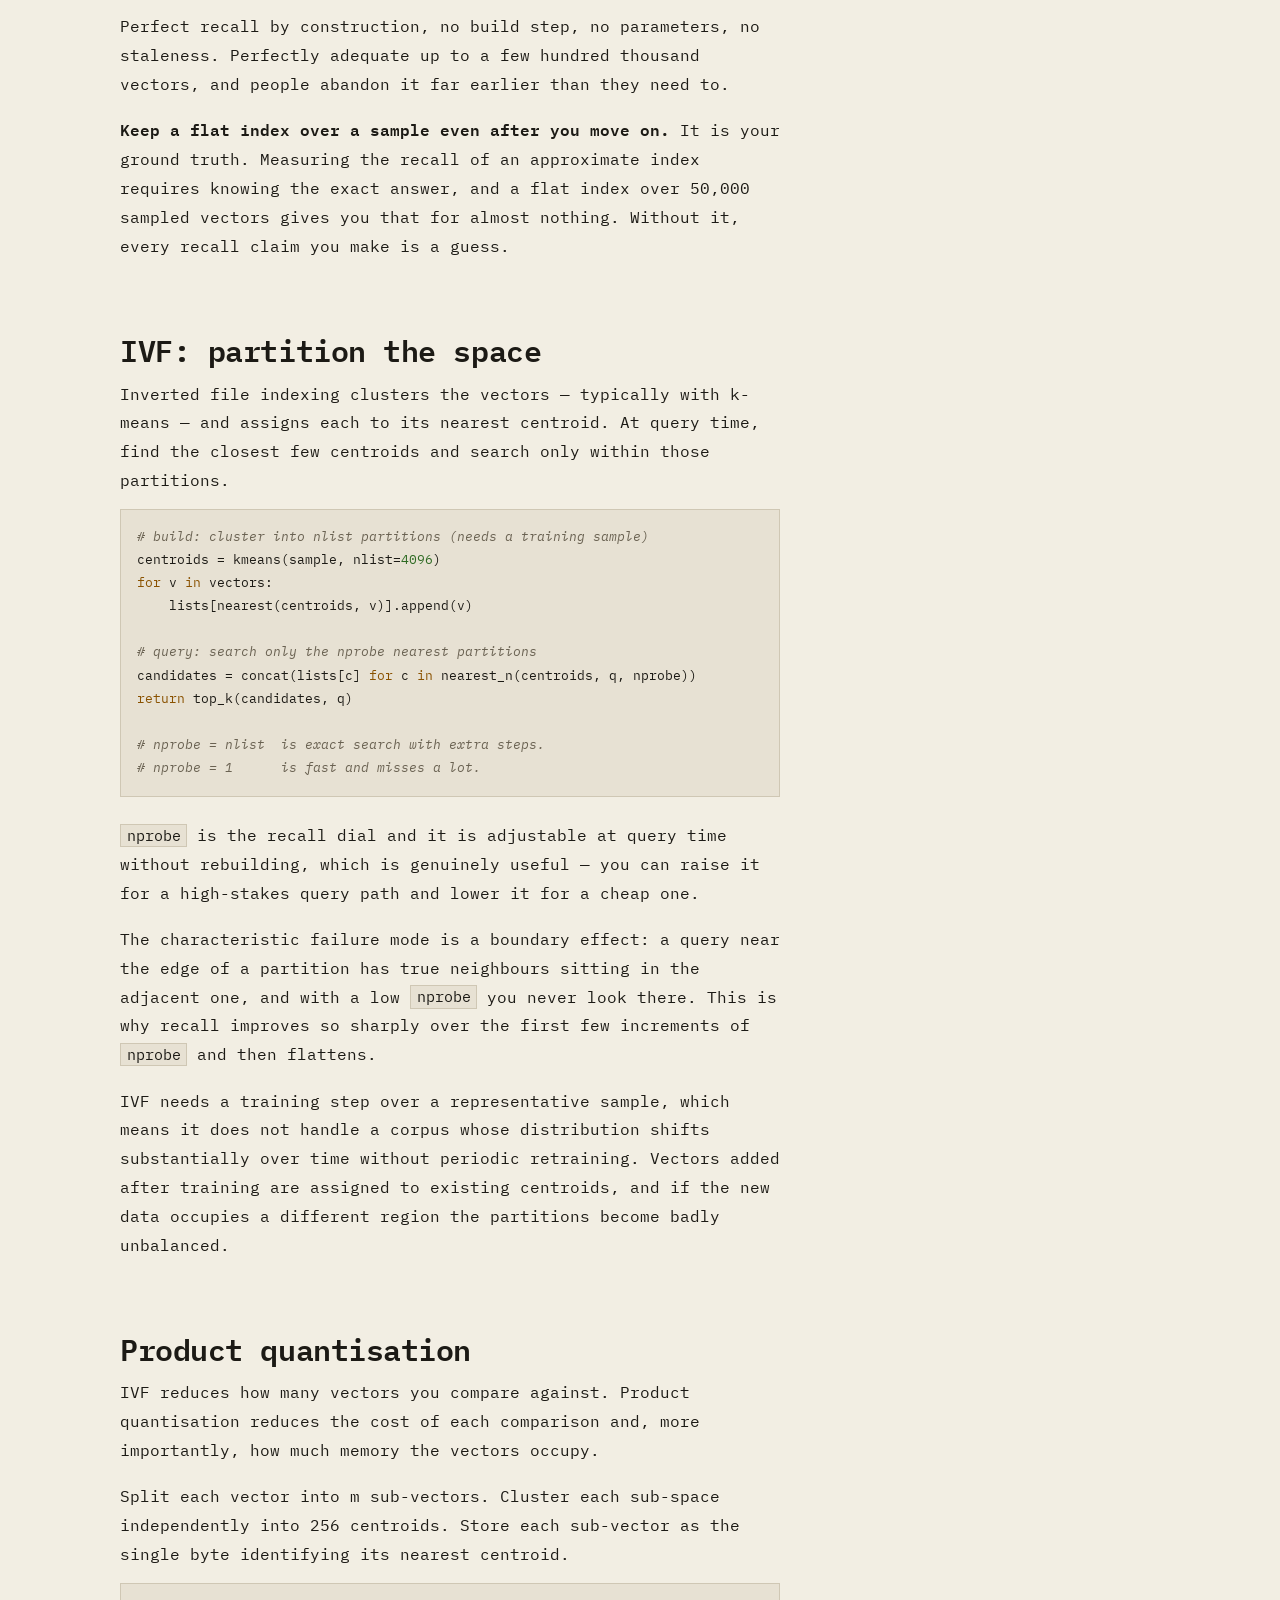
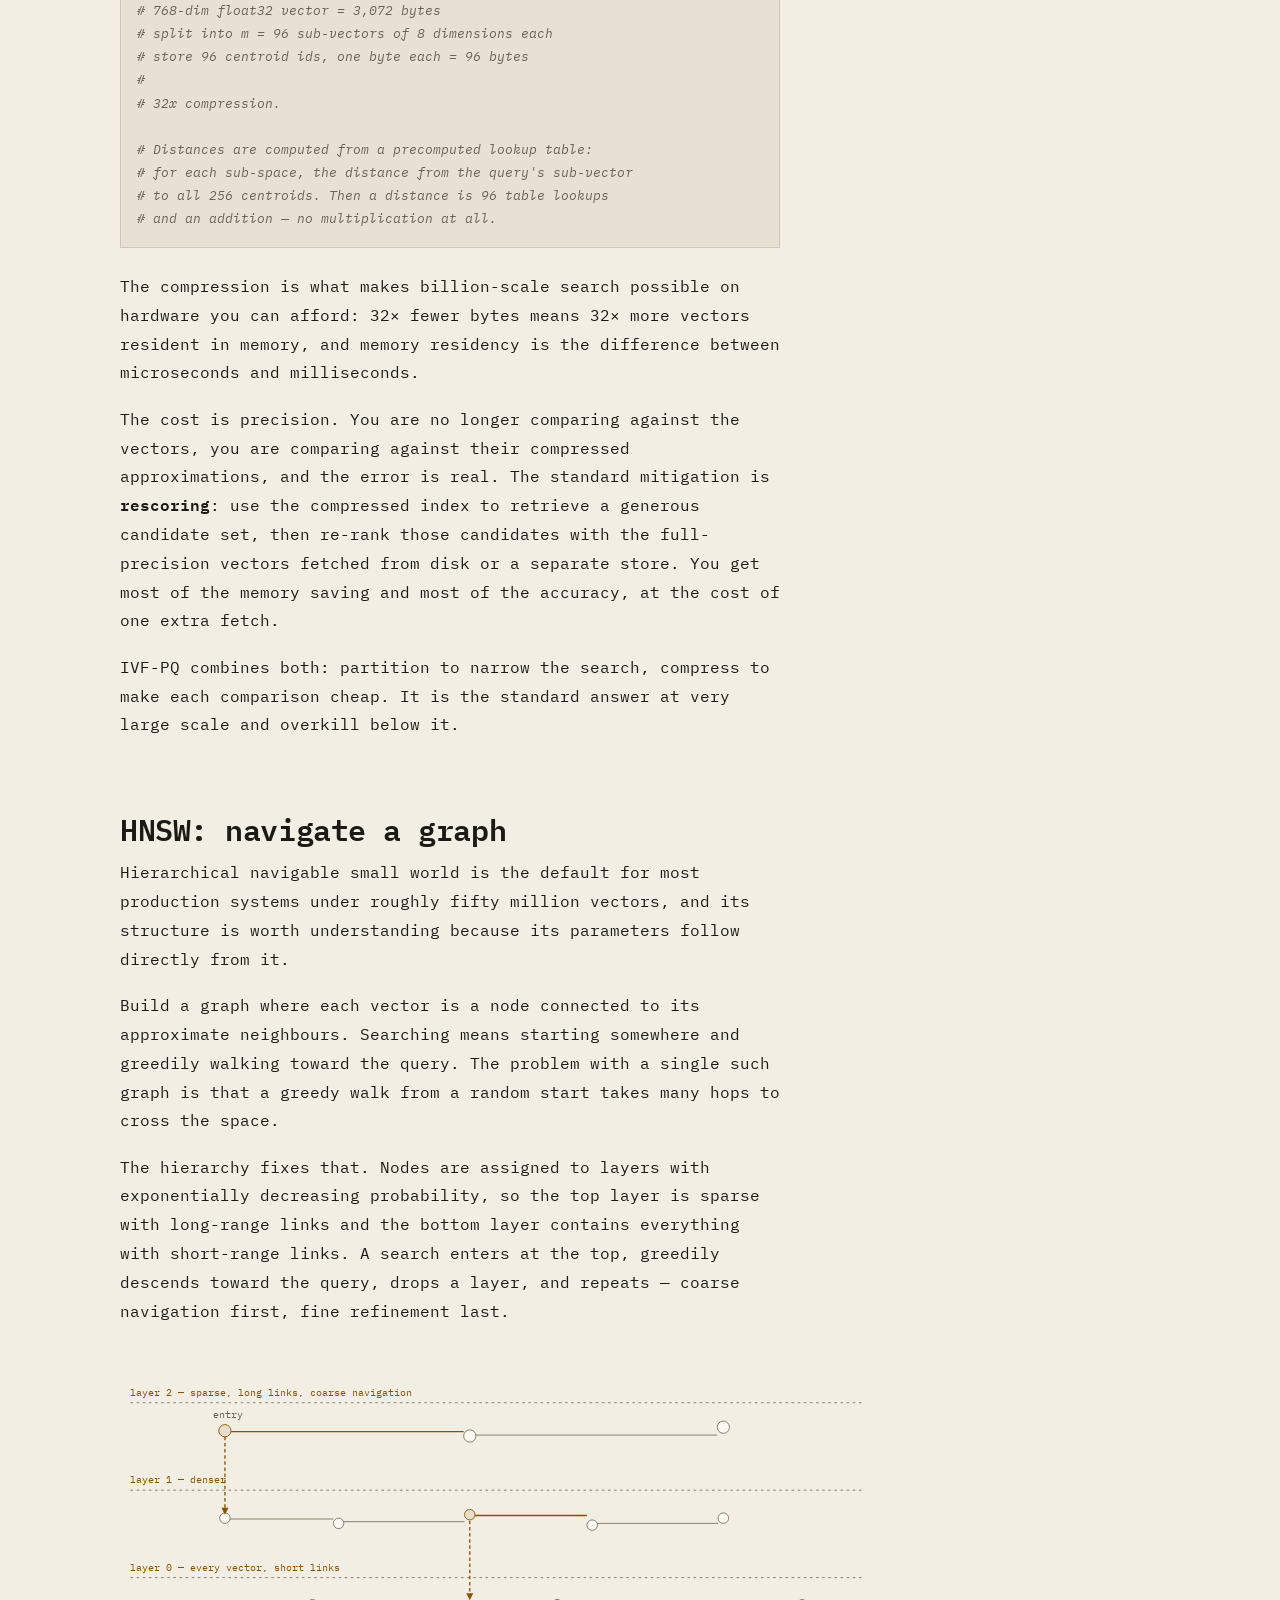
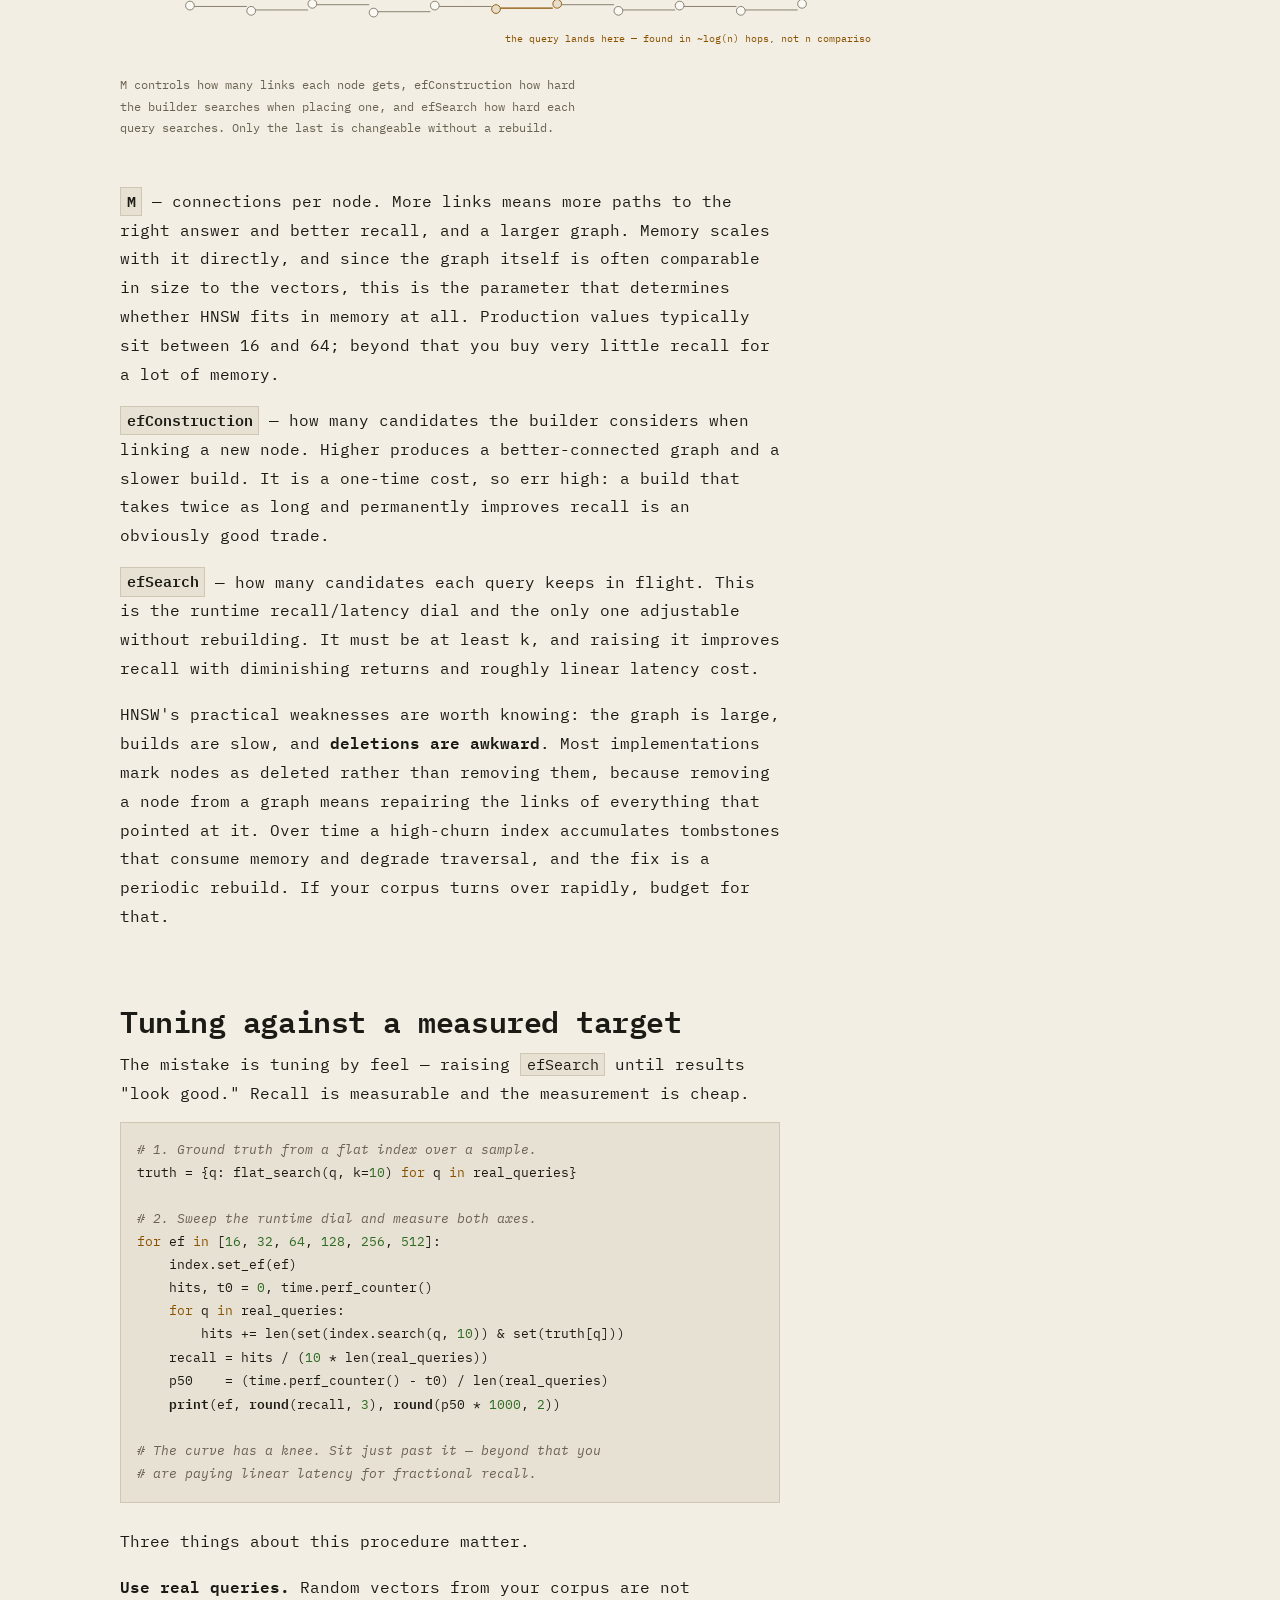
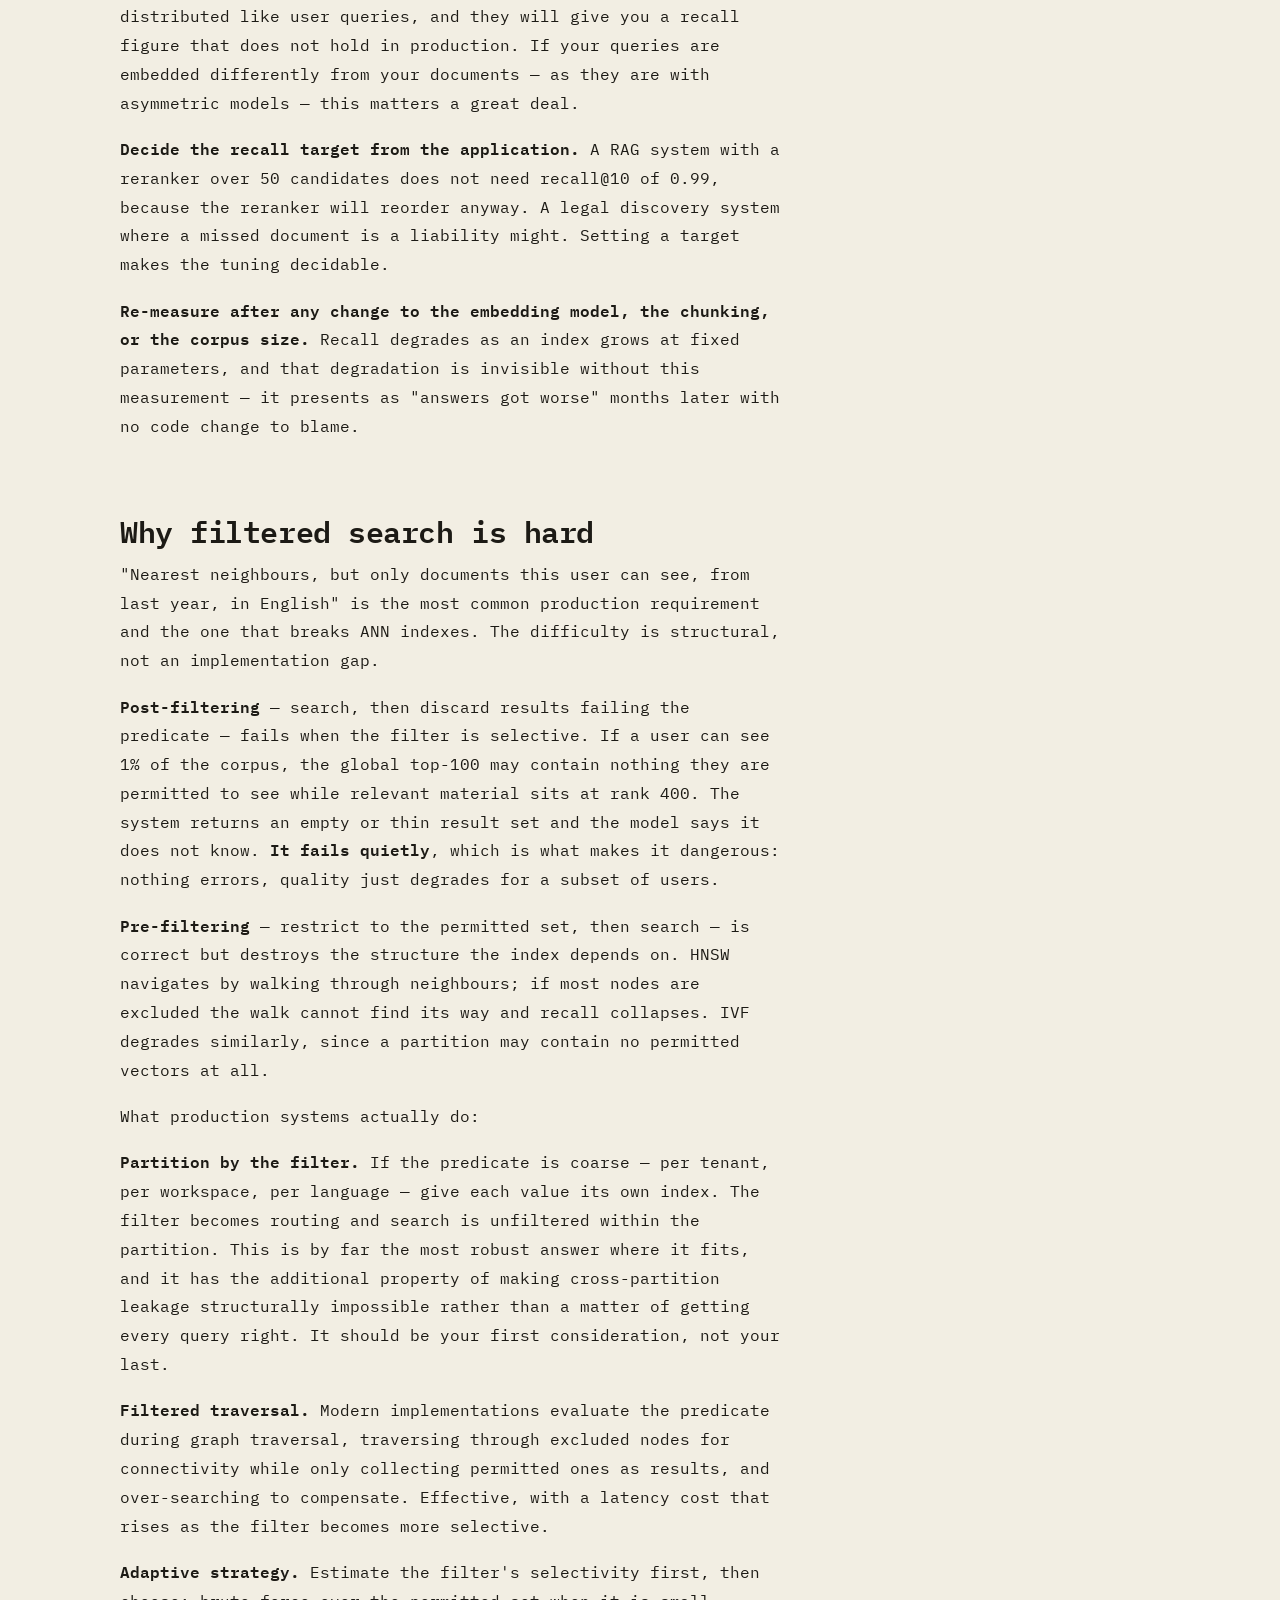
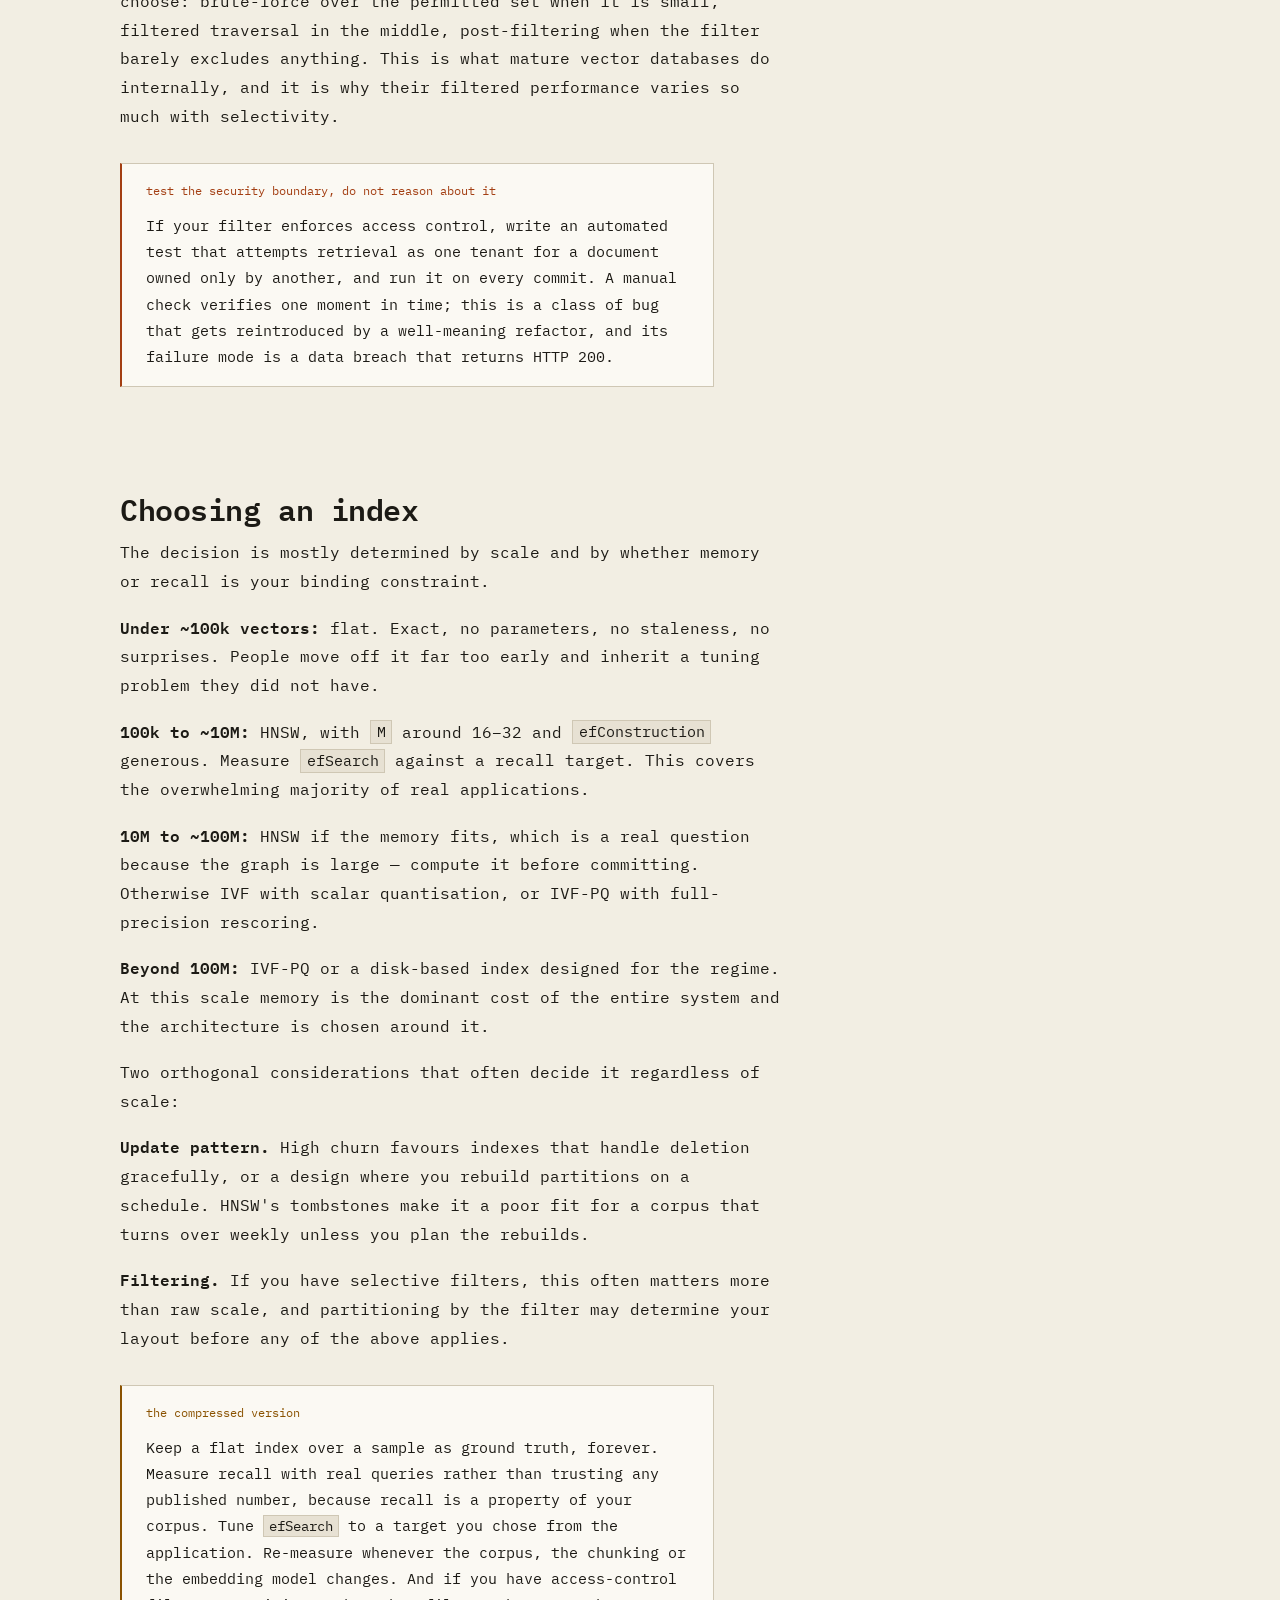
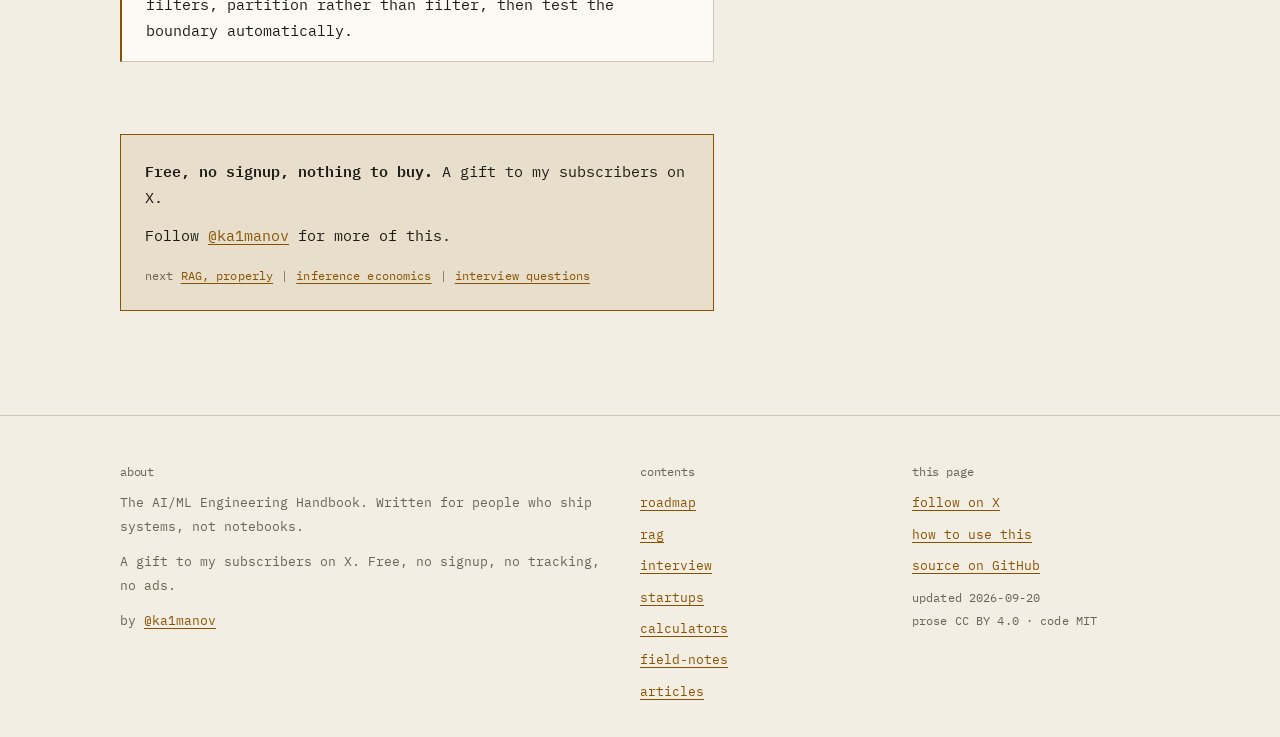
<file: articles/vector-search.html>
<!doctype html>
<html lang="en" data-base="../">
<head>
<meta charset="utf-8">
<meta name="viewport" content="width=device-width, initial-scale=1, viewport-fit=cover">
<title>Vector Search Internals: HNSW and IVF-PQ</title>
<meta name="description" content="How approximate nearest-neighbour indexes actually work, the recall-latency-memory triangle, parameter tuning against a measured target, and why filtered vector search is genuinely hard.">
<link rel="canonical" href="https://ka1manov.github.io/ai-ml-handbook/articles/vector-search.html">
<meta property="og:type" content="article">
<meta property="og:site_name" content="The AI/ML Engineering Handbook">
<meta property="og:title" content="Vector Search Internals — HNSW and IVF-PQ">
<meta property="og:description" content="How approximate nearest-neighbour indexes actually work, the recall-latency-memory triangle, parameter tuning against a measured target, and why filtered vector search is genuinely hard.">
<meta property="og:url" content="https://ka1manov.github.io/ai-ml-handbook/articles/vector-search.html">
<meta property="og:image" content="https://ka1manov.github.io/ai-ml-handbook/assets/img/og-articles.png">
<meta property="og:image:width" content="1200">
<meta property="og:image:height" content="630">
<meta property="og:image:alt" content="Terminal-style card reading "Vector Search Internals: HNSW and IVF-PQ". From the AI/ML Engineering Handbook by @ka1manov.">
<meta name="twitter:card" content="summary_large_image">
<meta name="twitter:site" content="@ka1manov">
<meta name="twitter:creator" content="@ka1manov">
<meta name="twitter:image" content="https://ka1manov.github.io/ai-ml-handbook/assets/img/og-articles.png">
<meta name="author" content="@ka1manov">
<meta name="theme-color" content="#0C0B08" media="(prefers-color-scheme: dark)">
<meta name="theme-color" content="#F2EEE3" media="(prefers-color-scheme: light)">
<script>try{document.documentElement.setAttribute('data-theme',localStorage.getItem('amh:theme')||(matchMedia('(prefers-color-scheme: light)').matches?'light':'dark'))}catch(e){document.documentElement.setAttribute('data-theme','dark')}</script>
<link rel="preconnect" href="https://fonts.googleapis.com">
<link rel="preconnect" href="https://fonts.gstatic.com" crossorigin>
<link rel="stylesheet" href="https://fonts.googleapis.com/css2?family=IBM+Plex+Mono:ital,wght@0,400;0,500;0,600;1,400&display=swap">
<link rel="stylesheet" href="../assets/css/site.css">
<link rel="icon" href="../assets/img/favicon.svg" type="image/svg+xml">
<script type="application/ld+json">{"@context":"https://schema.org","@type":"TechArticle","name":"Vector Search Internals — HNSW and IVF-PQ","headline":"Vector Search Internals — HNSW and IVF-PQ","description":"How approximate nearest-neighbour indexes actually work, the recall-latency-memory triangle, parameter tuning against a measured target, and why filtered vector search is genuinely hard.","url":"https://ka1manov.github.io/ai-ml-handbook/articles/vector-search.html","image":"https://ka1manov.github.io/ai-ml-handbook/assets/img/og-articles.png","inLanguage":"en","author":{"@type":"Person","name":"@ka1manov","url":"https://x.com/ka1manov"},"publisher":{"@type":"Person","name":"@ka1manov","url":"https://x.com/ka1manov"},"license":"https://creativecommons.org/licenses/by/4.0/","isAccessibleForFree":true,"dateModified":"2026-09-20"}</script>
</head>
<body>
<a class="sr-only" href="#main">Skip to content</a>
<div class="readbar-track"><div class="readbar" data-readbar></div></div>
<header class="topbar">
  <div class="shell topbar__inner">
    <a class="topbar__brand" href="../index.html">~/<span class="topbar__brand-long">ai-ml-</span>handbook</a>
    <span class="topbar__by">by <a href="https://x.com/ka1manov" rel="me noopener" target="_blank">@ka1manov</a></span>
    <nav class="topbar__links" aria-label="Sections">
      <a href="../index.html">roadmap</a>
      <a href="../rag.html">rag</a>
      <a href="../interview.html">interview</a>
      <a href="../startups.html">startups</a>
      <a href="../calculators.html">calculators</a>
      <a href="../tips.html">field-notes</a>
      <a href="../articles/index.html">articles</a>
    </nav>
    <div class="topbar__tools">
      <a class="btn btn--follow" href="https://x.com/ka1manov" rel="me noopener" target="_blank">[ @ka1manov ]</a>
      <button class="btn" type="button" data-search-open aria-label="Search the handbook">[ / ]</button>
      <button class="btn" type="button" data-theme-toggle>[ crt ]</button>
      <button class="btn" type="button" data-nav-toggle>[ menu ]</button>
    </div>
  </div>
  <div class="shell">
    <nav class="navmenu" id="navmenu" aria-label="Sections, compact" hidden>
      <a href="../index.html">roadmap</a>
      <a href="../rag.html">rag</a>
      <a href="../interview.html">interview</a>
      <a href="../startups.html">startups</a>
      <a href="../calculators.html">calculators</a>
      <a href="../tips.html">field-notes</a>
      <a href="../articles/index.html">articles</a>
      <a class="navmenu__follow" href="https://x.com/ka1manov" rel="me noopener" target="_blank">follow @ka1manov on X →</a>
    </nav>
  </div>
</header>
<main id="main">
<div class="shell">

<section class="pagehead" style="border-bottom:0">
  <p class="prompt">cat ~/articles/vector-search.md</p>
  <h1>Vector search internals</h1>
  <p class="lede">Most people using a vector database treat the index as a black box with a few knobs. The knobs are not arbitrary — each one moves a specific point on a three-way trade-off, and knowing the mechanism tells you which one to turn. This covers how the indexes actually work and how to tune them against a number rather than a feeling.</p>
  <p class="meta"><span class="k">words</span> <span class="v">~3.1k</span><span class="sep">|</span><span class="k">read</span> <span class="v">~15m</span><span class="sep">|</span><span class="k">level</span> <span class="v">senior</span><span class="sep">|</span><span class="k">by</span> <span class="v"><a href="https://x.com/ka1manov" rel="me noopener" target="_blank">@ka1manov</a></span></p>
</section>

<div class="withaside">
<aside class="withaside__nav">
  <nav class="rail" data-rail aria-label="On this page">
    <h2>contents</h2>
    <ol>
      <li><a href="#problem">The problem and why it is hard</a></li>
      <li><a href="#flat">Flat: the honest baseline</a></li>
      <li><a href="#ivf">IVF: partition the space</a></li>
      <li><a href="#pq">Product quantisation</a></li>
      <li><a href="#hnsw">HNSW: navigate a graph</a></li>
      <li><a href="#tuning">Tuning against a measured target</a></li>
      <li><a href="#filtered">Why filtered search is hard</a></li>
      <li><a href="#choosing">Choosing an index</a></li>
    </ol>
  </nav>
</aside>
<div class="withaside__main">

<section class="section" id="problem">
  <div class="prose">
    <h2>The problem and why it is hard</h2>

    <p>Given a query vector, find the k nearest vectors among millions. Exact search is trivial to write and linear in corpus size, which stops being acceptable somewhere around a few hundred thousand vectors under a real latency budget.</p>

    <p>The reason you cannot simply use a tree — as you would for one-dimensional or low-dimensional data — is the curse of dimensionality. In high dimensions, space-partitioning structures degrade until they examine nearly everything, and distances between points concentrate: the ratio between the nearest and farthest neighbour approaches 1, so "nearest" becomes barely distinguishable from "average."</p>

    <p>The reason vector search works anyway is that real embeddings do not fill their nominal space. They lie on a much lower-dimensional manifold, and the quantity that governs how hard your search is is that <b>intrinsic dimensionality</b> — a property of your corpus and your embedding model, not of the index.</p>

    <p>This is why recall numbers do not transfer between systems. Two deployments with identical index parameters can differ by many recall points on different corpora, and any figure quoted without the corpus attached is close to meaningless.</p>

    <p>So approximate nearest neighbour search gives up exactness for speed, and the entire discipline is choosing where on that trade-off to sit — deliberately, with a measurement.</p>
  </div>
</section>

<section class="section" id="flat">
  <div class="prose">
    <h2>Flat: the honest baseline</h2>

    <p>Compare the query against every vector. For normalised vectors this is one matrix multiply, which modern hardware does extremely well.</p>

<pre><code>scores = matrix @ query        <span class="c-com"># [n, d] @ [d] -> [n]</span>
top_k  = argpartition(-scores, k)[:k]
</code></pre>

    <p>Perfect recall by construction, no build step, no parameters, no staleness. Perfectly adequate up to a few hundred thousand vectors, and people abandon it far earlier than they need to.</p>

    <p><b>Keep a flat index over a sample even after you move on.</b> It is your ground truth. Measuring the recall of an approximate index requires knowing the exact answer, and a flat index over 50,000 sampled vectors gives you that for almost nothing. Without it, every recall claim you make is a guess.</p>
  </div>
</section>

<section class="section" id="ivf">
  <div class="prose">
    <h2>IVF: partition the space</h2>

    <p>Inverted file indexing clusters the vectors — typically with k-means — and assigns each to its nearest centroid. At query time, find the closest few centroids and search only within those partitions.</p>

<pre><code><span class="c-com"># build: cluster into nlist partitions (needs a training sample)</span>
centroids = kmeans(sample, nlist=<span class="c-num">4096</span>)
<span class="c-kw">for</span> v <span class="c-kw">in</span> vectors:
    lists[nearest(centroids, v)].append(v)

<span class="c-com"># query: search only the nprobe nearest partitions</span>
candidates = concat(lists[c] <span class="c-kw">for</span> c <span class="c-kw">in</span> nearest_n(centroids, q, nprobe))
<span class="c-kw">return</span> top_k(candidates, q)

<span class="c-com"># nprobe = nlist  is exact search with extra steps.
# nprobe = 1      is fast and misses a lot.</span>
</code></pre>

    <p><code>nprobe</code> is the recall dial and it is adjustable at query time without rebuilding, which is genuinely useful — you can raise it for a high-stakes query path and lower it for a cheap one.</p>

    <p>The characteristic failure mode is a boundary effect: a query near the edge of a partition has true neighbours sitting in the adjacent one, and with a low <code>nprobe</code> you never look there. This is why recall improves so sharply over the first few increments of <code>nprobe</code> and then flattens.</p>

    <p>IVF needs a training step over a representative sample, which means it does not handle a corpus whose distribution shifts substantially over time without periodic retraining. Vectors added after training are assigned to existing centroids, and if the new data occupies a different region the partitions become badly unbalanced.</p>
  </div>
</section>

<section class="section" id="pq">
  <div class="prose">
    <h2>Product quantisation</h2>

    <p>IVF reduces how many vectors you compare against. Product quantisation reduces the cost of each comparison and, more importantly, how much memory the vectors occupy.</p>

    <p>Split each vector into m sub-vectors. Cluster each sub-space independently into 256 centroids. Store each sub-vector as the single byte identifying its nearest centroid.</p>

<pre><code><span class="c-com"># 768-dim float32 vector = 3,072 bytes
# split into m = 96 sub-vectors of 8 dimensions each
# store 96 centroid ids, one byte each = 96 bytes
#
# 32x compression.</span>

<span class="c-com"># Distances are computed from a precomputed lookup table:
# for each sub-space, the distance from the query's sub-vector
# to all 256 centroids. Then a distance is 96 table lookups
# and an addition — no multiplication at all.</span>
</code></pre>

    <p>The compression is what makes billion-scale search possible on hardware you can afford: 32× fewer bytes means 32× more vectors resident in memory, and memory residency is the difference between microseconds and milliseconds.</p>

    <p>The cost is precision. You are no longer comparing against the vectors, you are comparing against their compressed approximations, and the error is real. The standard mitigation is <b>rescoring</b>: use the compressed index to retrieve a generous candidate set, then re-rank those candidates with the full-precision vectors fetched from disk or a separate store. You get most of the memory saving and most of the accuracy, at the cost of one extra fetch.</p>

    <p>IVF-PQ combines both: partition to narrow the search, compress to make each comparison cheap. It is the standard answer at very large scale and overkill below it.</p>
  </div>
</section>

<section class="section" id="hnsw">
  <div class="prose">
    <h2>HNSW: navigate a graph</h2>

    <p>Hierarchical navigable small world is the default for most production systems under roughly fifty million vectors, and its structure is worth understanding because its parameters follow directly from it.</p>

    <p>Build a graph where each vector is a node connected to its approximate neighbours. Searching means starting somewhere and greedily walking toward the query. The problem with a single such graph is that a greedy walk from a random start takes many hops to cross the space.</p>

    <p>The hierarchy fixes that. Nodes are assigned to layers with exponentially decreasing probability, so the top layer is sparse with long-range links and the bottom layer contains everything with short-range links. A search enters at the top, greedily descends toward the query, drops a layer, and repeats — coarse navigation first, fine refinement last.</p>
  </div>

  <figure class="fig">
    <svg viewBox="0 0 860 330" role="img" aria-label="Diagram of an HNSW index. Layer two is sparse with a few nodes and long-range links for coarse navigation. Layer one is denser. Layer zero contains every vector with short-range links. A search enters at the top layer, greedily walks toward the query, then descends to the next layer and repeats, refining the result at each level.">
      <text class="dg-text--accent" x="12" y="26">layer 2 — sparse, long links, coarse navigation</text>
      <line class="dg-line" x1="12" y1="34" x2="848" y2="34" stroke-dasharray="3 4"/>
      <circle class="dg-box--accent" cx="120" cy="66" r="7"/>
      <circle class="dg-box" cx="400" cy="72" r="7"/>
      <circle class="dg-box" cx="690" cy="62" r="7"/>
      <path class="dg-line--accent" d="M127 67 H393"/>
      <path class="dg-line" d="M407 71 H683"/>
      <text class="dg-text--dim" x="106" y="52">entry</text>

      <text class="dg-text--accent" x="12" y="126">layer 1 — denser</text>
      <line class="dg-line" x1="12" y1="134" x2="848" y2="134" stroke-dasharray="3 4"/>
      <circle class="dg-box" cx="120" cy="166" r="6"/>
      <circle class="dg-box" cx="250" cy="172" r="6"/>
      <circle class="dg-box--accent" cx="400" cy="162" r="6"/>
      <circle class="dg-box" cx="540" cy="174" r="6"/>
      <circle class="dg-box" cx="690" cy="166" r="6"/>
      <path class="dg-line" d="M126 167 H244"/><path class="dg-line" d="M256 170 H394"/>
      <path class="dg-line--accent" d="M406 163 H534"/><path class="dg-line" d="M546 172 H684"/>

      <text class="dg-text--accent" x="12" y="226">layer 0 — every vector, short links</text>
      <line class="dg-line" x1="12" y1="234" x2="848" y2="234" stroke-dasharray="3 4"/>
      <circle class="dg-box" cx="80" cy="266" r="5"/><circle class="dg-box" cx="150" cy="272" r="5"/>
      <circle class="dg-box" cx="220" cy="264" r="5"/><circle class="dg-box" cx="290" cy="274" r="5"/>
      <circle class="dg-box" cx="360" cy="266" r="5"/><circle class="dg-box--accent" cx="430" cy="270" r="5"/>
      <circle class="dg-box--accent" cx="500" cy="264" r="5"/><circle class="dg-box" cx="570" cy="272" r="5"/>
      <circle class="dg-box" cx="640" cy="266" r="5"/><circle class="dg-box" cx="710" cy="272" r="5"/>
      <circle class="dg-box" cx="780" cy="264" r="5"/>
      <path class="dg-line" d="M85 267 H145"/><path class="dg-line" d="M155 271 H215"/>
      <path class="dg-line" d="M225 265 H285"/><path class="dg-line" d="M295 273 H355"/>
      <path class="dg-line" d="M365 267 H425"/><path class="dg-line--accent" d="M435 269 H495"/>
      <path class="dg-line" d="M505 265 H565"/><path class="dg-line" d="M575 271 H635"/>
      <path class="dg-line" d="M645 267 H705"/><path class="dg-line" d="M715 271 H775"/>

      <path class="dg-line--accent" d="M120 73 V160" stroke-dasharray="4 3"/><path class="dg-fill--accent" d="M116 154 l4 8 4 -8 z"/>
      <path class="dg-line--accent" d="M400 169 V258" stroke-dasharray="4 3"/><path class="dg-fill--accent" d="M396 252 l4 8 4 -8 z"/>
      <text class="dg-text--accent" x="440" y="308">the query lands here — found in ~log(n) hops, not n comparisons</text>
    </svg>
    <figcaption>M controls how many links each node gets, efConstruction how hard the builder searches when placing one, and efSearch how hard each query searches. Only the last is changeable without a rebuild.</figcaption>
  </figure>

  <div class="prose">
    <p><b><code>M</code></b> — connections per node. More links means more paths to the right answer and better recall, and a larger graph. Memory scales with it directly, and since the graph itself is often comparable in size to the vectors, this is the parameter that determines whether HNSW fits in memory at all. Production values typically sit between 16 and 64; beyond that you buy very little recall for a lot of memory.</p>

    <p><b><code>efConstruction</code></b> — how many candidates the builder considers when linking a new node. Higher produces a better-connected graph and a slower build. It is a one-time cost, so err high: a build that takes twice as long and permanently improves recall is an obviously good trade.</p>

    <p><b><code>efSearch</code></b> — how many candidates each query keeps in flight. This is the runtime recall/latency dial and the only one adjustable without rebuilding. It must be at least k, and raising it improves recall with diminishing returns and roughly linear latency cost.</p>

    <p>HNSW's practical weaknesses are worth knowing: the graph is large, builds are slow, and <b>deletions are awkward</b>. Most implementations mark nodes as deleted rather than removing them, because removing a node from a graph means repairing the links of everything that pointed at it. Over time a high-churn index accumulates tombstones that consume memory and degrade traversal, and the fix is a periodic rebuild. If your corpus turns over rapidly, budget for that.</p>
  </div>
</section>

<section class="section" id="tuning">
  <div class="prose">
    <h2>Tuning against a measured target</h2>

    <p>The mistake is tuning by feel — raising <code>efSearch</code> until results "look good." Recall is measurable and the measurement is cheap.</p>

<pre><code><span class="c-com"># 1. Ground truth from a flat index over a sample.</span>
truth = {q: flat_search(q, k=<span class="c-num">10</span>) <span class="c-kw">for</span> q <span class="c-kw">in</span> real_queries}

<span class="c-com"># 2. Sweep the runtime dial and measure both axes.</span>
<span class="c-kw">for</span> ef <span class="c-kw">in</span> [<span class="c-num">16</span>, <span class="c-num">32</span>, <span class="c-num">64</span>, <span class="c-num">128</span>, <span class="c-num">256</span>, <span class="c-num">512</span>]:
    index.set_ef(ef)
    hits, t0 = <span class="c-num">0</span>, time.perf_counter()
    <span class="c-kw">for</span> q <span class="c-kw">in</span> real_queries:
        hits += len(set(index.search(q, <span class="c-num">10</span>)) &amp; set(truth[q]))
    recall = hits / (<span class="c-num">10</span> * len(real_queries))
    p50    = (time.perf_counter() - t0) / len(real_queries)
    <span class="c-fn">print</span>(ef, <span class="c-fn">round</span>(recall, <span class="c-num">3</span>), <span class="c-fn">round</span>(p50 * <span class="c-num">1000</span>, <span class="c-num">2</span>))

<span class="c-com"># The curve has a knee. Sit just past it — beyond that you
# are paying linear latency for fractional recall.</span>
</code></pre>

    <p>Three things about this procedure matter.</p>

    <p><b>Use real queries.</b> Random vectors from your corpus are not distributed like user queries, and they will give you a recall figure that does not hold in production. If your queries are embedded differently from your documents — as they are with asymmetric models — this matters a great deal.</p>

    <p><b>Decide the recall target from the application.</b> A RAG system with a reranker over 50 candidates does not need recall@10 of 0.99, because the reranker will reorder anyway. A legal discovery system where a missed document is a liability might. Setting a target makes the tuning decidable.</p>

    <p><b>Re-measure after any change to the embedding model, the chunking, or the corpus size.</b> Recall degrades as an index grows at fixed parameters, and that degradation is invisible without this measurement — it presents as "answers got worse" months later with no code change to blame.</p>
  </div>
</section>

<section class="section" id="filtered">
  <div class="prose">
    <h2>Why filtered search is hard</h2>

    <p>"Nearest neighbours, but only documents this user can see, from last year, in English" is the most common production requirement and the one that breaks ANN indexes. The difficulty is structural, not an implementation gap.</p>

    <p><b>Post-filtering</b> — search, then discard results failing the predicate — fails when the filter is selective. If a user can see 1% of the corpus, the global top-100 may contain nothing they are permitted to see while relevant material sits at rank 400. The system returns an empty or thin result set and the model says it does not know. <b>It fails quietly</b>, which is what makes it dangerous: nothing errors, quality just degrades for a subset of users.</p>

    <p><b>Pre-filtering</b> — restrict to the permitted set, then search — is correct but destroys the structure the index depends on. HNSW navigates by walking through neighbours; if most nodes are excluded the walk cannot find its way and recall collapses. IVF degrades similarly, since a partition may contain no permitted vectors at all.</p>

    <p>What production systems actually do:</p>

    <p><b>Partition by the filter.</b> If the predicate is coarse — per tenant, per workspace, per language — give each value its own index. The filter becomes routing and search is unfiltered within the partition. This is by far the most robust answer where it fits, and it has the additional property of making cross-partition leakage structurally impossible rather than a matter of getting every query right. It should be your first consideration, not your last.</p>

    <p><b>Filtered traversal.</b> Modern implementations evaluate the predicate during graph traversal, traversing through excluded nodes for connectivity while only collecting permitted ones as results, and over-searching to compensate. Effective, with a latency cost that rises as the filter becomes more selective.</p>

    <p><b>Adaptive strategy.</b> Estimate the filter's selectivity first, then choose: brute-force over the permitted set when it is small, filtered traversal in the middle, post-filtering when the filter barely excludes anything. This is what mature vector databases do internally, and it is why their filtered performance varies so much with selectivity.</p>

    <div class="callout callout--warn">
      <span class="callout__label">test the security boundary, do not reason about it</span>
      <p>If your filter enforces access control, write an automated test that attempts retrieval as one tenant for a document owned only by another, and run it on every commit. A manual check verifies one moment in time; this is a class of bug that gets reintroduced by a well-meaning refactor, and its failure mode is a data breach that returns HTTP 200.</p>
    </div>
  </div>
</section>

<section class="section" id="choosing">
  <div class="prose">
    <h2>Choosing an index</h2>

    <p>The decision is mostly determined by scale and by whether memory or recall is your binding constraint.</p>

    <p><b>Under ~100k vectors:</b> flat. Exact, no parameters, no staleness, no surprises. People move off it far too early and inherit a tuning problem they did not have.</p>

    <p><b>100k to ~10M:</b> HNSW, with <code>M</code> around 16–32 and <code>efConstruction</code> generous. Measure <code>efSearch</code> against a recall target. This covers the overwhelming majority of real applications.</p>

    <p><b>10M to ~100M:</b> HNSW if the memory fits, which is a real question because the graph is large — compute it before committing. Otherwise IVF with scalar quantisation, or IVF-PQ with full-precision rescoring.</p>

    <p><b>Beyond 100M:</b> IVF-PQ or a disk-based index designed for the regime. At this scale memory is the dominant cost of the entire system and the architecture is chosen around it.</p>

    <p>Two orthogonal considerations that often decide it regardless of scale:</p>

    <p><b>Update pattern.</b> High churn favours indexes that handle deletion gracefully, or a design where you rebuild partitions on a schedule. HNSW's tombstones make it a poor fit for a corpus that turns over weekly unless you plan the rebuilds.</p>

    <p><b>Filtering.</b> If you have selective filters, this often matters more than raw scale, and partitioning by the filter may determine your layout before any of the above applies.</p>

    <div class="callout callout--note">
      <span class="callout__label">the compressed version</span>
      <p>Keep a flat index over a sample as ground truth, forever. Measure recall with real queries rather than trusting any published number, because recall is a property of your corpus. Tune <code>efSearch</code> to a target you chose from the application. Re-measure whenever the corpus, the chunking or the embedding model changes. And if you have access-control filters, partition rather than filter, then test the boundary automatically.</p>
    </div>
  </div>

  <div class="follow">
    <p><b>Free, no signup, nothing to buy.</b> A gift to my subscribers on X.</p>
    <p>Follow <a href="https://x.com/ka1manov" rel="me noopener" target="_blank">@ka1manov</a> for more of this.</p>
    <p class="meta" style="margin-top:var(--sp-4)"><span class="k">next</span> <span class="v"><a href="../rag.html">RAG, properly</a></span><span class="sep">|</span><span class="v"><a href="inference.html">inference economics</a></span><span class="sep">|</span><span class="v"><a href="../interview.html">interview questions</a></span></p>
  </div>
</section>

</div>
</div>

</div>
</main>

<footer class="footer">
  <div class="shell footer__grid">
    <div>
      <h2>about</h2>
      <p>The AI/ML Engineering Handbook. Written for people who ship systems, not notebooks.</p>
      <p style="margin-top:var(--sp-3)">A gift to my subscribers on X. Free, no signup, no tracking, no ads.</p>
      <p style="margin-top:var(--sp-3)">by <a href="https://x.com/ka1manov" rel="me noopener" target="_blank">@ka1manov</a></p>
    </div>
    <div>
      <h2>contents</h2>
      <ul>
        <li><a href="../index.html">roadmap</a></li>
        <li><a href="../rag.html">rag</a></li>
        <li><a href="../interview.html">interview</a></li>
        <li><a href="../startups.html">startups</a></li>
        <li><a href="../calculators.html">calculators</a></li>
        <li><a href="../tips.html">field-notes</a></li>
        <li><a href="../articles/index.html">articles</a></li>
      </ul>
    </div>
    <div>
      <h2>this page</h2>
      <ul>
        <li><a href="https://x.com/ka1manov" rel="noopener" target="_blank">follow on X</a></li>
        <li><a href="../index.html#how-to-use">how to use this</a></li>
        <li><a href="https://github.com/ka1manov/ai-ml-handbook" rel="noopener" target="_blank">source on GitHub</a></li>
        <li><span class="meta">updated 2026-09-20<br>prose CC BY 4.0 · code MIT</span></li>
      </ul>
    </div>
  </div>
</footer>

<div class="search" id="search" role="dialog" aria-modal="true" aria-label="Search the handbook" hidden>
  <div class="search__panel">
    <input class="search__input" type="search" placeholder="search the handbook…" aria-label="Search query" autocomplete="off" spellcheck="false">
    <ul class="search__results" role="listbox" aria-label="Search results"></ul>
    <p class="search__empty" hidden>No matches.</p>
    <p class="search__foot"><span class="kbd">↑</span> <span class="kbd">↓</span> to move · <span class="kbd">enter</span> to open · <span class="kbd">esc</span> to close</p>
  </div>
</div>

<script src="../assets/js/theme.js" defer></script>
<script src="../assets/js/nav.js" defer></script>
<script src="../assets/js/search.js" defer></script>
<script src="../assets/js/rail.js" defer></script>
</body>
</html>
</file>
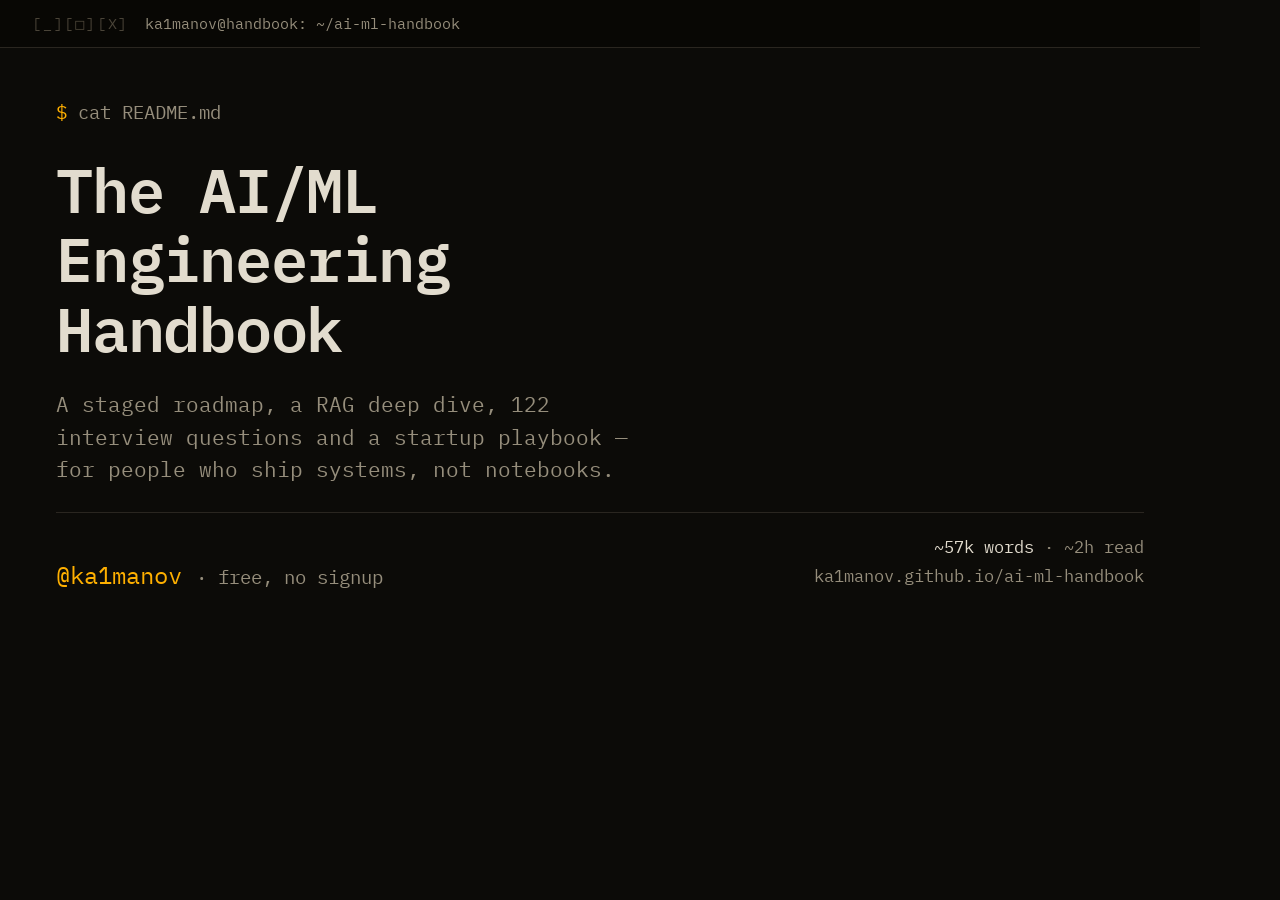
<file: tools/og-card.html>
<!doctype html>
<html lang="en" data-theme="dark">
<head>
<meta charset="utf-8">
<title>OG card</title>
<link rel="stylesheet" href="https://fonts.googleapis.com/css2?family=IBM+Plex+Mono:wght@400;500;600&display=swap">
<style>
  /* 1200x630 social card. Dark only — social cards do not adapt. */
  * { box-sizing: border-box; margin: 0; }
  html, body { width: 1200px; height: 630px; overflow: hidden; }
  body {
    background: #0C0B08;
    color: #E2DCCE;
    font-family: "IBM Plex Mono", ui-monospace, Menlo, monospace;
    font-size: 17px;
    display: flex;
    flex-direction: column;
  }
  .bar {
    display: flex; align-items: center; gap: 16px;
    padding: 14px 32px;
    border-bottom: 1px solid #2A2620;
    background: #080704;
    font-size: 15px; color: #968E7C;
  }
  .dots { color: #4A4438; letter-spacing: .12em; }
  .body { flex: 1; padding: 52px 56px 40px; display: flex; flex-direction: column; }
  .prompt { color: #968E7C; font-size: 19px; margin-bottom: 30px; }
  .prompt b { color: #FFB000; font-weight: 400; }
  h1 {
    font-size: 62px; line-height: 1.12; font-weight: 600;
    letter-spacing: -.02em; max-width: 19ch;
  }
  .sub { margin-top: 26px; font-size: 21px; line-height: 1.55; color: #968E7C; max-width: 46ch; }
  .foot {
    margin-top: auto; display: flex; align-items: flex-end;
    justify-content: space-between; gap: 32px;
  }
  .by { font-size: 24px; color: #FFB000; }
  .by span { color: #968E7C; font-size: 19px; }
  .meta { font-size: 17px; color: #968E7C; text-align: right; line-height: 1.7; }
  .meta b { color: #E2DCCE; font-weight: 400; }
  .rule { height: 1px; background: #2A2620; margin: 26px 0 20px; }
  .cursor { display: inline-block; width: .55em; height: .95em; background: #FFB000; vertical-align: -2px; }
</style>
</head>
<body>
  <div class="bar">
    <span class="dots">[_][□][X]</span>
    <span>ka1manov@handbook: ~/ai-ml-handbook</span>
  </div>
  <div class="body">
    <p class="prompt"><b>$</b> <span id="cmd">cat README.md</span></p>
    <h1 id="title">The AI/ML Engineering Handbook</h1>
    <p class="sub" id="sub">A staged roadmap, a RAG deep dive, 122 interview questions and a startup playbook — for people who ship systems, not notebooks.</p>
    <div class="rule"></div>
    <div class="foot">
      <p class="by">@ka1manov <span>· free, no signup</span></p>
      <p class="meta" id="meta"><b>~57k words</b> · ~2h read<br>ka1manov.github.io/ai-ml-handbook</p>
    </div>
  </div>
<script>
  const p = new URLSearchParams(location.search);
  const set = (id, v) => { if (v) document.getElementById(id).innerHTML = v; };
  set('title', p.get('t'));
  set('sub', p.get('s'));
  set('cmd', p.get('c'));
  set('meta', p.get('m'));
</script>
</body>
</html>
</file>
<file: assets/css/site.css>
/* ==========================================================================
   The AI/ML Engineering Handbook — design system
   Concept: amber-phosphor CRT (dark) / line-printer output (light).
   One bold thing: the amber. Everything else stays quiet.
   ========================================================================== */

/* --------------------------------------------------------------------------
   1. Tokens — light (printout) on bare :root
   -------------------------------------------------------------------------- */
:root {
  --bg: #F2EEE3;
  --bg-raised: #FBF9F3;
  --bg-inset: #E7E1D3;
  --border: #CFC7B4;
  --border-strong: #A89C82;
  --graph: #7A7161;
  --text: #1C1A15;
  --text-dim: #6A6252;
  --accent: #8A5200;
  --accent-soft: rgba(138, 82, 0, 0.10);
  --ok: #2D6A22;
  --warn: #A33E12;
  --selection: rgba(138, 82, 0, 0.18);

  --font-mono: "IBM Plex Mono", ui-monospace, SFMono-Regular, Menlo, Consolas, monospace;
  --font-prose: var(--font-mono);

  --step--1: 13px;
  --step-body: 15px;   /* long-form reading size */
  --step-0: 16px;
  --step-1: 19px;
  --step-2: 23px;
  --step-3: 30px;
  --step-4: 40px;
  --micro: 12px;

  --measure: 66ch;
  --shell: 1120px;
  --lh-prose: 1.8;

  --sp-1: 4px;
  --sp-2: 8px;
  --sp-3: 12px;
  --sp-4: 16px;
  --sp-5: 24px;
  --sp-6: 32px;
  --sp-7: 48px;
  --sp-8: 72px;
  --sp-9: 104px;

  color-scheme: light;
}

/* Dark (CRT) — defined twice so the toggle wins in both directions
   and no color has its only definition inside a media query. */
@media (prefers-color-scheme: dark) {
  :root:not([data-theme="light"]) {
    --bg: #0C0B08;
    --bg-raised: #14120D;
    --bg-inset: #080704;
    --border: #2A2620;
    --border-strong: #4A4438;
  --graph: #7E7768;
    --graph: #7E7768;
    --text: #E2DCCE;
    --text-dim: #968E7C;
    --accent: #FFB000;
    --accent-soft: rgba(255, 176, 0, 0.09);
    --ok: #7BC96F;
    --warn: #E8804A;
    --selection: rgba(255, 176, 0, 0.22);
    color-scheme: dark;
  }
}

:root[data-theme="dark"] {
  --bg: #0C0B08;
  --bg-raised: #14120D;
  --bg-inset: #080704;
  --border: #2A2620;
  --border-strong: #4A4438;
  --text: #E2DCCE;
  --text-dim: #968E7C;
  --accent: #FFB000;
  --accent-soft: rgba(255, 176, 0, 0.09);
  --ok: #7BC96F;
  --warn: #E8804A;
  --selection: rgba(255, 176, 0, 0.22);
  color-scheme: dark;
}

/* --------------------------------------------------------------------------
   2. Reset
   -------------------------------------------------------------------------- */
*, *::before, *::after { box-sizing: border-box; }

html {
  -webkit-text-size-adjust: 100%;
  scroll-behavior: smooth;
  scroll-padding-top: 88px;
}

body {
  margin: 0;
  background: var(--bg);
  color: var(--text);
  font-family: var(--font-prose);
  font-size: var(--step-0);
  line-height: var(--lh-prose);
  font-weight: 400;
  -webkit-font-smoothing: antialiased;
  text-rendering: optimizeLegibility;
  padding-bottom: env(safe-area-inset-bottom, 0px);
  overflow-wrap: break-word;
}

::selection { background: var(--selection); }

img, svg { max-width: 100%; }
img { height: auto; }
[hidden] { display: none !important; }

:focus-visible {
  outline: 2px solid var(--accent);
  outline-offset: 2px;
  border-radius: 1px;
}
:focus:not(:focus-visible) { outline: none; }

.sr-only {
  position: absolute; width: 1px; height: 1px;
  padding: 0; margin: -1px; overflow: hidden;
  clip: rect(0 0 0 0); white-space: nowrap; border: 0;
}

/* --------------------------------------------------------------------------
   3. Shell + layout
   -------------------------------------------------------------------------- */
.shell {
  max-width: var(--shell);
  margin-inline: auto;
  padding-inline: clamp(16px, 4vw, 40px);
}
/* Only tables, diagrams and the rail use the extra room — .prose stays
   pinned at its 66ch measure, so line length does not change. */
@media (min-width: 1600px) { :root { --shell: 1320px; } }

.prose { max-width: var(--measure); }
.prose > * + * { margin-top: 1.1em; }
.prose > h2 + *, .prose > h3 + *, .prose > h4 + * { margin-top: .6em; }

.scroll-x {
  overflow-x: auto;
  -webkit-overflow-scrolling: touch;
  border: 1px solid var(--border);
  background: var(--bg-raised);
}
/* Four or more prose columns cannot fit the reading measure without
   wrapping to an unreadable width, so they scroll instead. */
.scroll-x--wide table { min-width: 880px; }
.scroll-x--wide::after {
  content: "← scroll →";
  display: block;
  padding: var(--sp-2) var(--sp-4);
  border-top: 1px solid var(--border);
  background: var(--bg-inset);
  font-size: var(--micro);
  color: var(--text-dim);
  position: sticky;
  left: 0;
}
@media (min-width: 1600px) {
  /* The widened shell fits an 880px table whole; drop the affordance. */
  .scroll-x--wide::after { display: none; }
}

.grid-2, .grid-3 { display: grid; gap: var(--sp-4); }
@media (min-width: 720px) { .grid-2 { grid-template-columns: repeat(2, 1fr); } }
@media (min-width: 900px) { .grid-3 { grid-template-columns: repeat(3, 1fr); } }

/* --------------------------------------------------------------------------
   4. Typography
   -------------------------------------------------------------------------- */
h1, h2, h3, h4, h5, h6 {
  font-family: var(--font-mono);
  font-weight: 600;
  line-height: 1.25;
  letter-spacing: -0.015em;
  margin: 0;
  text-wrap: balance;
}

h1 { font-size: clamp(var(--step-3), 5.2vw, var(--step-4)); }
h2 { font-size: clamp(var(--step-2), 3.4vw, var(--step-3)); }
h3 { font-size: var(--step-1); }
h4 { font-size: var(--step-0); font-weight: 600; }

.prose h2 {
  margin-top: var(--sp-8);
  padding-top: var(--sp-4);
  border-top: 1px solid var(--border);
  scroll-margin-top: 88px;
}
/* A section already supplies its own leading space and boundary. */
.prose > h2:first-child {
  margin-top: 0;
  padding-top: 0;
  border-top: 0;
}
.prose h3 { margin-top: var(--sp-6); }
.prose h4 { margin-top: var(--sp-5); color: var(--accent); }

p { margin: 0; }

.lede {
  font-size: var(--step-1);
  line-height: 1.65;
  color: var(--text);
}

a {
  color: var(--accent);
  text-decoration-thickness: 1px;
  text-underline-offset: 3px;
}
a:hover { background: var(--accent-soft); }

strong, b { font-weight: 600; color: var(--text); }
em, i { font-style: italic; }

small { font-size: var(--step--1); }

ul, ol { margin: 0; padding-left: 1.6em; }
.prose li + li { margin-top: .45em; }
.prose ul { list-style: none; padding-left: 1.3em; }
.prose ul > li { position: relative; }
.prose ul > li::before {
  content: "-";
  position: absolute;
  left: -1.3em;
  color: var(--accent);
}
.prose ol { list-style: decimal; }
.prose ol::marker { color: var(--accent); }

blockquote {
  margin: var(--sp-5) 0;
  padding-left: var(--sp-4);
  border-left: 2px solid var(--accent);
  color: var(--text-dim);
}

hr, .rule {
  border: 0;
  border-top: 1px solid var(--border);
  margin: var(--sp-7) 0;
}

code {
  font-family: var(--font-mono);
  font-size: 0.92em;
  background: var(--bg-inset);
  border: 1px solid var(--border);
  padding: 0.08em 0.38em;
  white-space: nowrap;
}

pre {
  margin: var(--sp-5) 0;
  padding: var(--sp-4);
  background: var(--bg-inset);
  border: 1px solid var(--border);
  overflow-x: auto;
  -webkit-overflow-scrolling: touch;
  font-size: var(--step--1);
  line-height: 1.7;
  tab-size: 2;
}
pre code {
  background: none; border: 0; padding: 0;
  white-space: pre; font-size: inherit;
}

/* Minimal, hand-applied highlighting. No library, no runtime cost. */
.c-kw { color: var(--accent); }
.c-str { color: var(--ok); }
.c-num { color: var(--ok); }
.c-com { color: var(--text-dim); font-style: italic; }
.c-fn { color: var(--text); font-weight: 600; }

/* --------------------------------------------------------------------------
   5. Tables — nvidia-smi ruling: the border does the separating
   -------------------------------------------------------------------------- */
table {
  border-collapse: collapse;
  width: 100%;
  min-width: 520px;
  font-size: var(--step--1);
  line-height: 1.6;
}
caption {
  caption-side: bottom;
  padding-top: var(--sp-3);
  color: var(--text-dim);
  font-size: var(--micro);
  text-align: left;
}
th, td {
  padding: var(--sp-3) var(--sp-4);
  text-align: left;
  vertical-align: top;
  border-bottom: 1px solid var(--border);
}
th {
  font-weight: 600;
  color: var(--accent);
  border-bottom: 1px solid var(--border-strong);
  white-space: nowrap;
}
tbody tr:last-child td { border-bottom: 0; }
td code { white-space: nowrap; }

/* --------------------------------------------------------------------------
   6. Window chrome
   -------------------------------------------------------------------------- */
.win {
  border: 1px solid var(--border);
  background: var(--bg-raised);
}
.win__bar {
  display: flex;
  align-items: center;
  gap: var(--sp-3);
  padding: var(--sp-2) var(--sp-3);
  border-bottom: 1px solid var(--border);
  background: var(--bg-inset);
  font-size: var(--micro);
  color: var(--text-dim);
}
.win__dots { letter-spacing: 0.1em; color: var(--graph); }
.win__title { flex: 1; min-width: 0; overflow: hidden; text-overflow: ellipsis; white-space: nowrap; }
.win__body { padding: var(--sp-5); }
@media (min-width: 720px) { .win__body { padding: var(--sp-6); } }

/* --------------------------------------------------------------------------
   7. Prompt lines + log lines
   -------------------------------------------------------------------------- */
.prompt {
  font-size: var(--step--1);
  color: var(--text-dim);
  margin: 0 0 var(--sp-3);
}
.prompt::before {
  content: "$ ";
  color: var(--accent);
}

.cursor {
  display: inline-block;
  width: 0.55em;
  height: 1.05em;
  background: var(--accent);
  vertical-align: text-bottom;
  animation: blink 1.15s steps(2, start) infinite;
}
@keyframes blink { to { visibility: hidden; } }

/* Metadata as a log line, never as middle-dot-joined chrome */
.meta {
  font-size: var(--micro);
  color: var(--text-dim);
  letter-spacing: 0.01em;
}
.meta b { color: var(--text-dim); font-weight: 400; }
.meta .k { color: var(--text-dim); }
.meta .v { color: var(--text); }
.meta .sep { color: var(--graph); padding-inline: var(--sp-2); }

.log { font-size: var(--step--1); line-height: 1.85; }
.log__row { display: block; }
.log__t { display: none; }
.log__lvl { color: var(--text-dim); margin-right: var(--sp-2); }
.log__msg { display: inline; }

/* The timestamp column is atmosphere, not information: it only appears
   where there is room for it without squeezing the message. */
@media (min-width: 620px) {
  .log__row { display: flex; gap: var(--sp-3); align-items: baseline; }
  .log__t { display: block; color: var(--text-dim); flex: none; }
  .log__lvl { flex: none; width: 5.5ch; margin-right: 0; }
  .log__msg { display: block; min-width: 0; }
}
.log__lvl--ok { color: var(--ok); }
.log__lvl--warn { color: var(--warn); }

/* --------------------------------------------------------------------------
   8. Topbar + footer
   -------------------------------------------------------------------------- */
.topbar {
  position: sticky;
  top: 0;
  z-index: 40;
  background: var(--bg);
  border-bottom: 1px solid var(--border);
  padding-top: env(safe-area-inset-top, 0px);
}
.topbar__inner {
  display: flex;
  align-items: center;
  flex-wrap: wrap;
  gap: var(--sp-3);
  min-height: 52px;
  padding-block: var(--sp-2);
}
@media (min-width: 620px) { .topbar__inner { gap: var(--sp-4); } }
.topbar__brand {
  font-weight: 600;
  font-size: var(--step--1);
  color: var(--text);
  text-decoration: none;
  white-space: nowrap;
}
.topbar__brand:hover { background: none; color: var(--accent); }
/* The byline is repeated in the page header and footer, so the topbar
   can drop it rather than overflow on a phone. */
.topbar__by { display: none; }
.topbar__brand-long { display: none; }
@media (min-width: 560px) { .topbar__brand-long { display: inline; } }
/* Shown only in the band where there is room: after the brand can afford
   it, and before the full nav claims the space. */
@media (min-width: 720px) and (max-width: 999px) {
  .topbar__by {
    display: inline;
    font-size: var(--micro);
    color: var(--text-dim);
    white-space: nowrap;
  }
}
.topbar__links {
  display: none;
  gap: var(--sp-4);
  margin-left: auto;
  font-size: var(--step--1);
}
.topbar__links a { color: var(--text-dim); text-decoration: none; }
.topbar__links a:hover { color: var(--accent); background: none; }
.topbar__links a[aria-current="page"] { color: var(--accent); }
.topbar__links a[aria-current="page"]::before { content: "> "; }
.topbar__tools { display: flex; gap: var(--sp-2); margin-left: auto; }
@media (min-width: 1000px) {
  .topbar__links { display: flex; }
  .topbar__tools { margin-left: var(--sp-5); flex: none; }
  .topbar__inner { flex-wrap: nowrap; }
}

.btn {
  font-family: var(--font-mono);
  font-size: var(--micro);
  color: var(--text-dim);
  background: transparent;
  border: 1px solid var(--border);
  padding: var(--sp-1) var(--sp-3);
  cursor: pointer;
  white-space: nowrap;
  line-height: 1.7;
}
.btn:hover { color: var(--accent); border-color: var(--border-strong); }
.btn[aria-pressed="true"] { color: var(--accent); border-color: var(--accent); }

/* The one filled control on the page — it is the single thing being asked for. */
.btn--follow {
  display: none;
  color: var(--accent);
  border-color: var(--accent);
  background: var(--accent-soft);
  text-decoration: none;
}
.btn--follow:hover { background: var(--accent); color: var(--bg); border-color: var(--accent); }
/* Above this width the follow button replaces the byline — they link to
   the same place, and keeping both wraps the bar onto two rows. */
@media (min-width: 1200px) {
  .btn--follow { display: inline-block; }
  /* One row, guaranteed: the nav's auto margin absorbs the line's free
     space, which otherwise pushes the tools onto a second row. */
  .topbar__inner { flex-wrap: nowrap; }
  .topbar__links { min-width: 0; overflow: hidden; }
  .topbar__tools { flex: none; }
}

.navmenu__follow {
  margin-top: var(--sp-3);
  padding-top: var(--sp-3) !important;
  border-top: 1px solid var(--border);
  color: var(--accent) !important;
}

.navmenu {
  display: grid;
  gap: var(--sp-1);
  padding: var(--sp-4) 0 var(--sp-5);
  border-top: 1px solid var(--border);
  font-size: var(--step--1);
}
.navmenu a { color: var(--text-dim); text-decoration: none; padding: var(--sp-1) 0; }
.navmenu a[aria-current="page"] { color: var(--accent); }
@media (min-width: 1000px) { .navmenu, [data-nav-toggle] { display: none; } }

.footer {
  border-top: 1px solid var(--border);
  margin-top: var(--sp-9);
  padding-block: var(--sp-7) var(--sp-8);
  font-size: var(--step--1);
  color: var(--text-dim);
}
.footer a { color: var(--accent); }
.footer__grid { display: grid; gap: var(--sp-5); }
@media (min-width: 720px) { .footer__grid { grid-template-columns: 2fr 1fr 1fr; } }
.footer h2 { font-size: var(--micro); color: var(--text-dim); font-weight: 400; margin-bottom: var(--sp-3); }
.footer ul { list-style: none; padding: 0; display: grid; gap: var(--sp-2); }

/* Follow card — the one place the accent fills rather than outlines */
.follow {
  border: 1px solid var(--accent);
  background: var(--accent-soft);
  padding: var(--sp-5);
  margin-top: var(--sp-8);
  max-width: var(--measure);
  font-size: var(--step-body);
  line-height: 1.75;
}
.follow p { margin: 0; }
.follow p + p { margin-top: var(--sp-3); }

/* --------------------------------------------------------------------------
   9. Tags
   -------------------------------------------------------------------------- */
.tag {
  display: inline-block;
  font-size: var(--micro);
  line-height: 1.6;
  padding: 0 var(--sp-2);
  border: 1px solid var(--border);
  color: var(--text-dim);
  white-space: nowrap;
}
.tag--junior { color: var(--ok); border-color: currentColor; }
.tag--mid { color: var(--accent); border-color: currentColor; }
.tag--senior { color: var(--warn); border-color: currentColor; }

/* --------------------------------------------------------------------------
   10. Callouts
   -------------------------------------------------------------------------- */
.callout {
  margin: var(--sp-6) 0;
  padding: var(--sp-4) var(--sp-5);
  border: 1px solid var(--border);
  border-left-width: 2px;
  background: var(--bg-raised);
  max-width: var(--measure);
  font-size: var(--step-body);
  line-height: 1.75;
}
.callout > * + * { margin-top: var(--sp-3); }
.callout__label {
  display: block;
  font-size: var(--micro);
  color: var(--text-dim);
  margin-bottom: var(--sp-2);
}
.callout--note { border-left-color: var(--accent); }
.callout--note .callout__label { color: var(--accent); }
.callout--warn { border-left-color: var(--warn); }
.callout--warn .callout__label { color: var(--warn); }
.callout--kill { border-left-color: var(--warn); background: var(--bg-inset); }
.callout--kill .callout__label { color: var(--warn); }

/* --------------------------------------------------------------------------
   11. Roadmap — stages, tqdm bars, nodes
   -------------------------------------------------------------------------- */
.stage { margin-top: var(--sp-8); scroll-margin-top: 88px; }
/* Block layout, not flex: a flex item's max-width clamps its hypothetical
   main size, so `flex-basis:100%` would stop forcing its own line. */
.stage__head {
  padding-bottom: var(--sp-4);
  border-bottom: 1px solid var(--border-strong);
}
.stage__num {
  font-size: var(--step-1);
  color: var(--accent);
  font-weight: 600;
  margin-right: var(--sp-3);
}
.stage__title { display: inline; font-size: var(--step-2); }
.stage__sub {
  max-width: 76ch;
  font-size: var(--step--1);
  color: var(--text-dim);
  margin-top: var(--sp-3);
}

/* tqdm-style bar. Filled cells are amber, empty cells are hairline grey. */
.bar {
  font-size: var(--step--1);
  letter-spacing: 0.02em;
  white-space: nowrap;
  color: var(--graph);
}
.bar__fill { color: var(--accent); }
.bar__pct { color: var(--text-dim); margin-left: var(--sp-2); }

.nodes { list-style: none; padding: 0; margin: var(--sp-5) 0 0; }
.node {
  display: flex;
  gap: var(--sp-4);
  padding: var(--sp-5) 0;
  border-bottom: 1px solid var(--border);
}
.node:last-child { border-bottom: 0; }
.node__check {
  flex: none;
  width: 15px;
  height: 15px;
  margin-top: 6px;
  accent-color: var(--accent);
  cursor: pointer;
}
.node__body { min-width: 0; flex: 1; }
.node__body h3 { font-size: var(--step-0); }
.node__body h3 label { cursor: pointer; }
.node__check:checked ~ .node__body h3 label { color: var(--text-dim); text-decoration: line-through; }
.node__body p {
  margin-top: var(--sp-3);
  max-width: 66ch;
  font-size: var(--step-body);
  line-height: 1.75;
}
.node__why b, .node__prove b { color: var(--accent); font-weight: 600; }
.node__prove { border-left: 1px solid var(--border); padding-left: var(--sp-4); }
.node__time { color: var(--text-dim); font-size: var(--micro); }

.progress-dash {
  display: flex;
  flex-wrap: wrap;
  align-items: center;
  gap: var(--sp-3);
  padding: var(--sp-4);
  border: 1px solid var(--border);
  background: var(--bg-raised);
  font-size: var(--step--1);
}
.progress-dash__track {
  flex: 1;
  min-width: 140px;
  height: 6px;
  background: var(--bg-inset);
  border: 1px solid var(--border);
}
.progress-dash__fill { height: 100%; background: var(--accent); width: 0; }

/* --------------------------------------------------------------------------
   12. Read progress bar
   -------------------------------------------------------------------------- */
.readbar-track {
  position: fixed;
  top: 0; left: 0; right: 0;
  height: 2px;
  z-index: 60;
  background: transparent;
  pointer-events: none;
}
.readbar { height: 100%; width: 0; background: var(--accent); }

/* --------------------------------------------------------------------------
   13. Interview — filters + Q/A
   -------------------------------------------------------------------------- */
.filters {
  display: flex;
  flex-wrap: wrap;
  gap: var(--sp-2);
  margin-top: var(--sp-3);
}
.filters__label {
  width: 100%;
  font-size: var(--micro);
  color: var(--text-dim);
  margin-bottom: var(--sp-1);
}

.qa {
  border-bottom: 1px solid var(--border);
  padding: var(--sp-4) 0;
}
.qa__head { display: flex; gap: var(--sp-3); align-items: baseline; }
.qa__tags { flex: none; display: flex; gap: var(--sp-2); }
.qa details { min-width: 0; flex: 1; }
.qa__q {
  cursor: pointer;
  font-weight: 500;
  list-style: none;
  font-size: var(--step-0);
  line-height: 1.55;
}
.qa__q::-webkit-details-marker { display: none; }
.qa__q::before {
  content: "+ ";
  color: var(--accent);
  font-weight: 600;
}
.qa details[open] .qa__q::before { content: "- "; }
.qa details[open] .qa__q { color: var(--accent); }
.qa__a {
  margin-top: var(--sp-4);
  padding-left: var(--sp-4);
  border-left: 1px solid var(--border);
  font-size: var(--step-body);
  line-height: 1.8;
  max-width: 68ch;
}
.qa__a > * + * { margin-top: var(--sp-3); }
.qa__weak b { color: var(--warn); }
.qa__strong b { color: var(--ok); }
.qa[data-known="1"] .qa__q { color: var(--text-dim); }

/* --------------------------------------------------------------------------
   14. Search overlay
   -------------------------------------------------------------------------- */
.search {
  position: fixed;
  inset: 0;
  z-index: 80;
  background: color-mix(in srgb, var(--bg) 88%, transparent);
  padding: clamp(24px, 10vh, 120px) var(--sp-4) var(--sp-4);
}
.search__panel {
  max-width: 640px;
  margin-inline: auto;
  border: 1px solid var(--graph);
  background: var(--bg-raised);
  max-height: 70vh;
  display: flex;
  flex-direction: column;
}
.search__input {
  width: 100%;
  font-family: var(--font-mono);
  font-size: var(--step-0);
  color: var(--text);
  background: transparent;
  border: 0;
  border-bottom: 1px solid var(--border);
  padding: var(--sp-4);
}
.search__input:focus { outline: none; border-bottom-color: var(--accent); }
.search__input::placeholder { color: var(--text-dim); }
.search__results { overflow-y: auto; list-style: none; margin: 0; padding: var(--sp-2) 0; }
.search__hit a {
  display: block;
  padding: var(--sp-2) var(--sp-4);
  text-decoration: none;
  color: var(--text);
  font-size: var(--step--1);
}
.search__hit[aria-selected="true"] a,
.search__hit a:hover { background: var(--accent-soft); color: var(--accent); }
.search__hit .s { display: block; color: var(--text-dim); font-size: var(--micro); }
.search__empty { padding: var(--sp-5) var(--sp-4); color: var(--text-dim); font-size: var(--step--1); }
.search__foot {
  border-top: 1px solid var(--border);
  padding: var(--sp-2) var(--sp-4);
  font-size: var(--micro);
  color: var(--text-dim);
}

.kbd {
  display: inline-block;
  border: 1px solid var(--border);
  background: var(--bg-inset);
  padding: 0 var(--sp-2);
  font-size: var(--micro);
  color: var(--text-dim);
}

/* --------------------------------------------------------------------------
   15. File tree
   -------------------------------------------------------------------------- */
.tree { list-style: none; padding: 0; margin: 0; font-size: var(--step--1); }
.tree__item { display: flex; gap: var(--sp-3); align-items: baseline; padding: var(--sp-1) 0; }
.tree__pre { color: var(--graph); flex: none; }
.tree__item a { text-decoration: none; }
.tree__item a:hover { text-decoration: underline; background: none; }
.tree__note { color: var(--text-dim); font-size: var(--micro); }

/* --------------------------------------------------------------------------
   16. Cards
   -------------------------------------------------------------------------- */
.card {
  border: 1px solid var(--border);
  background: var(--bg-raised);
  padding: var(--sp-5);
}
.card h3 { font-size: var(--step-0); }
.card h3 a { text-decoration: none; }
.card h3 a:hover { text-decoration: underline; background: none; }
.card p { margin-top: var(--sp-3); font-size: var(--step-body); color: var(--text-dim); line-height: 1.7; }
.card .meta { margin-top: var(--sp-4); display: block; }

/* --------------------------------------------------------------------------
   17. Tips
   -------------------------------------------------------------------------- */
.tip {
  display: flex;
  gap: var(--sp-4);
  padding: var(--sp-4) 0;
  border-bottom: 1px solid var(--border);
  max-width: var(--measure);
}
.tip__n { flex: none; color: var(--text-dim); font-size: var(--step--1); width: 3ch; }
.tip__body { min-width: 0; max-width: 66ch; font-size: var(--step-body); line-height: 1.8; }
.tip__body b { display: block; color: var(--text); font-size: var(--step-0); margin-bottom: var(--sp-2); }

/* --------------------------------------------------------------------------
   17a. Start-here router
   -------------------------------------------------------------------------- */
.router { border: 1px solid var(--border); background: var(--bg-raised); }
.router__head {
  display: flex; align-items: center; justify-content: space-between;
  gap: var(--sp-3); flex-wrap: wrap;
  padding: var(--sp-2) var(--sp-4);
  border-bottom: 1px solid var(--border);
  background: var(--bg-inset);
  font-size: var(--micro); color: var(--text-dim);
}
.router__head b { color: var(--accent); font-weight: 400; }
.router__body { padding: var(--sp-5); }
@media (min-width: 720px) { .router__body { padding: var(--sp-6); } }

.router__q { font-size: var(--step-0); margin-bottom: var(--sp-4); }
.router__roles { display: grid; gap: var(--sp-2); }
@media (min-width: 640px) { .router__roles { grid-template-columns: repeat(2, 1fr); } }
@media (min-width: 1000px) { .router__roles { grid-template-columns: repeat(4, 1fr); } }

.router__role {
  text-align: left;
  font-family: var(--font-mono);
  color: var(--text);
  background: var(--bg-inset);
  border: 1px solid var(--border);
  padding: var(--sp-3) var(--sp-4);
  cursor: pointer;
  line-height: 1.5;
}
.router__role:hover { border-color: var(--graph); }
.router__role[aria-pressed="true"] {
  border-color: var(--accent);
  background: var(--accent-soft);
}
.router__role b { display: block; font-size: var(--step--1); font-weight: 600; }
.router__role[aria-pressed="true"] b { color: var(--accent); }
.router__role span { display: block; font-size: var(--micro); color: var(--text-dim); margin-top: 2px; }

.path { margin-top: var(--sp-6); padding-top: var(--sp-5); border-top: 1px solid var(--border); }
.path__lede { font-size: var(--step-body); color: var(--text); max-width: var(--measure); margin-bottom: var(--sp-5); }
.path__lede b { color: var(--accent); font-weight: 600; }

.path__steps { list-style: none; padding: 0; margin: 0; counter-reset: step; }
.path__step {
  counter-increment: step;
  display: grid;
  grid-template-columns: 2.6ch 1fr;
  gap: var(--sp-3);
  padding: var(--sp-3) 0;
  border-bottom: 1px solid var(--border);
  max-width: var(--measure);
}
.path__step:last-child { border-bottom: 0; }
.path__step::before {
  content: counter(step, decimal-leading-zero);
  color: var(--graph);
  font-size: var(--micro);
  padding-top: 3px;
}
.path__step h4 { font-size: var(--step--1); font-weight: 600; margin: 0; color: var(--text); }
.path__step h4 a { text-decoration: none; }
.path__step h4 a:hover { text-decoration: underline; background: none; }
.path__step p { margin-top: 3px; font-size: var(--micro); color: var(--text-dim); line-height: 1.65; }
.path__step .t { color: var(--accent); }

.path__total {
  margin-top: var(--sp-5);
  padding-top: var(--sp-3);
  border-top: 1px solid var(--graph);
  font-size: var(--micro);
  color: var(--text-dim);
  max-width: var(--measure);
}
.path__total b { color: var(--text); font-weight: 400; }

/* --------------------------------------------------------------------------
   17b. Calculators — inputs left, live readout right
   -------------------------------------------------------------------------- */
.calc {
  display: grid;
  gap: var(--sp-5);
  margin-top: var(--sp-5);
  align-items: start;
}
@media (min-width: 860px) { .calc { grid-template-columns: 1fr 1fr; } }

.calc__panel { border: 1px solid var(--border); background: var(--bg-raised); }
.calc__head {
  display: flex;
  align-items: center;
  justify-content: space-between;
  gap: var(--sp-3);
  padding: var(--sp-2) var(--sp-4);
  border-bottom: 1px solid var(--border);
  background: var(--bg-inset);
  font-size: var(--micro);
  color: var(--text-dim);
}
.calc__head b { color: var(--accent); font-weight: 400; }
.calc__body { padding: var(--sp-4); }

/* inputs */
.calc__field { margin-bottom: var(--sp-4); }
.calc__field:last-child { margin-bottom: 0; }
.calc__label {
  display: block;
  font-size: var(--micro);
  color: var(--text-dim);
  margin-bottom: var(--sp-2);
}
.calc__label .hint { color: var(--graph); }
.calc__row { display: grid; gap: var(--sp-3); }
@media (min-width: 480px) { .calc__row--2 { grid-template-columns: 1fr 1fr; } }

.calc input[type="number"],
.calc input[type="text"],
.calc select {
  width: 100%;
  font-family: var(--font-mono);
  font-size: var(--step--1);
  color: var(--text);
  background: var(--bg-inset);
  border: 1px solid var(--border);
  padding: var(--sp-2) var(--sp-3);
  line-height: 1.6;
}
.calc select { cursor: pointer; }
.calc input:focus-visible, .calc select:focus-visible { border-color: var(--accent); }

/* segmented choice */
.seg { display: flex; flex-wrap: wrap; gap: var(--sp-2); }
.seg button {
  flex: 1 1 auto;
  min-width: 68px;
  font-family: var(--font-mono);
  font-size: var(--micro);
  color: var(--text-dim);
  background: var(--bg-inset);
  border: 1px solid var(--border);
  padding: var(--sp-2) var(--sp-2);
  cursor: pointer;
  line-height: 1.6;
}
.seg button:hover { color: var(--accent); }
.seg button[aria-pressed="true"] {
  color: var(--accent);
  border-color: var(--accent);
  background: var(--accent-soft);
}

/* readout */
.out { font-size: var(--step--1); }
.out__row {
  display: flex;
  align-items: baseline;
  justify-content: space-between;
  gap: var(--sp-3);
  padding: var(--sp-2) 0;
  border-bottom: 1px solid var(--border);
}
.out__row:last-child { border-bottom: 0; }
.out__k { color: var(--text-dim); font-size: var(--micro); }
.out__v { color: var(--accent); font-weight: 600; text-align: right; white-space: nowrap; }
.out__v small { color: var(--text-dim); font-weight: 400; font-size: var(--micro); margin-left: var(--sp-2); }
.out__row--total { border-top: 1px solid var(--graph); border-bottom: 0; margin-top: var(--sp-2); padding-top: var(--sp-3); }
.out__row--total .out__k { color: var(--text); }
.out__v--ok { color: var(--ok); }
.out__v--warn { color: var(--warn); }
.out__note {
  margin-top: var(--sp-4);
  padding-top: var(--sp-3);
  border-top: 1px solid var(--border);
  font-size: var(--micro);
  color: var(--text-dim);
  line-height: 1.65;
}

/* tiny bar for share-of-cost */
.share { display: flex; height: 6px; border: 1px solid var(--border); margin-top: var(--sp-2); }
.share i { display: block; height: 100%; }
.share i:first-child { background: var(--accent); }
.share i:last-child { background: var(--graph); }
.share-key { display: flex; gap: var(--sp-4); margin-top: var(--sp-2); font-size: var(--micro); color: var(--text-dim); }
.share-key b { font-weight: 400; }
.share-key i { display: inline-block; width: 8px; height: 8px; margin-right: 4px; }
.share-key .a { background: var(--accent); }
.share-key .b { background: var(--graph); }

/* --------------------------------------------------------------------------
   18. Diagrams
   -------------------------------------------------------------------------- */
.fig { margin: var(--sp-7) 0; }
.fig svg { display: block; width: 100%; height: auto; }
.fig figcaption {
  margin-top: var(--sp-3);
  font-size: var(--micro);
  color: var(--text-dim);
  max-width: var(--measure);
}
.dg-box { fill: var(--bg-raised); stroke: var(--graph); stroke-width: 1; }
.dg-box--accent { fill: var(--accent-soft); stroke: var(--accent); }
.dg-line { stroke: var(--graph); stroke-width: 1; fill: none; }
.dg-line--accent { stroke: var(--accent); stroke-width: 1.5; fill: none; }
.dg-text { fill: var(--text); font-family: var(--font-mono); font-size: 12px; }
.dg-text--dim { fill: var(--text-dim); font-family: var(--font-mono); font-size: 11px; }
.dg-text--accent { fill: var(--accent); font-family: var(--font-mono); font-size: 11px; }
.dg-fill { fill: var(--graph); }
.dg-fill--accent { fill: var(--accent); }

/* --------------------------------------------------------------------------
   19. Page header
   -------------------------------------------------------------------------- */
.pagehead { padding-block: var(--sp-7) var(--sp-6); border-bottom: 1px solid var(--border); }
.pagehead h1 { margin-bottom: var(--sp-4); }
.pagehead .lede { max-width: var(--measure); }
.pagehead .meta { margin-top: var(--sp-5); display: block; }

.toc {
  margin-top: var(--sp-6);
  padding: var(--sp-4) var(--sp-5);
  border: 1px solid var(--border);
  background: var(--bg-raised);
  max-width: var(--measure);
}
.toc h2 { font-size: var(--micro); color: var(--text-dim); font-weight: 400; margin: 0 0 var(--sp-3); border: 0; padding: 0; }
.toc ol { list-style: none; padding: 0; margin: 0; counter-reset: toc; display: grid; gap: var(--sp-1); }
.toc li { counter-increment: toc; font-size: var(--step--1); }
.toc li::before { content: counter(toc, decimal-leading-zero) "  "; color: var(--text-dim); }
.toc a { text-decoration: none; color: var(--text); }
.toc a:hover { color: var(--accent); background: none; }

main { display: block; }
.section { padding-top: var(--sp-8); }

/* Long pages get a persistent contents rail in the space the 66ch
   measure leaves empty. The aside comes first in the DOM so that it
   reads at the top on a phone, and is placed right on wide screens. */
.withaside { display: block; }
.withaside__nav { margin-bottom: var(--sp-6); }
@media (min-width: 1180px) {
  .withaside {
    display: grid;
    grid-template-columns: minmax(0, 1fr) 216px;
    column-gap: var(--sp-8);
    align-items: start;
  }
  .withaside__main { grid-column: 1; grid-row: 1; }
  .withaside__nav {
    grid-column: 2;
    grid-row: 1;
    position: sticky;
    top: 76px;
    margin-bottom: 0;
    max-height: calc(100vh - 100px);
    overflow-y: auto;
  }
}

/* Contents rail */
.rail { border-left: 1px solid var(--border); padding-left: var(--sp-4); }
.rail h2 {
  font-size: var(--micro);
  color: var(--text-dim);
  font-weight: 400;
  margin: 0 0 var(--sp-3);
  border: 0;
  padding: 0;
}
.rail ol { list-style: none; padding: 0; margin: 0; counter-reset: rail; display: grid; gap: var(--sp-1); }
.rail li { counter-increment: rail; font-size: var(--micro); line-height: 1.5; }
.rail a {
  display: block;
  padding: 3px 0;
  text-decoration: none;
  color: var(--text-dim);
}
.rail a::before { content: counter(rail, decimal-leading-zero) "  "; color: var(--graph); }
.rail a:hover { color: var(--accent); background: none; }
.rail a[aria-current="true"] { color: var(--accent); }
.rail a[aria-current="true"]::before { color: var(--accent); }

/* --------------------------------------------------------------------------
   20. Motion + print
   -------------------------------------------------------------------------- */
@media (prefers-reduced-motion: reduce) {
  *, *::before, *::after {
    animation-duration: 0.001ms !important;
    animation-iteration-count: 1 !important;
    transition-duration: 0.001ms !important;
    scroll-behavior: auto !important;
  }
  .cursor { visibility: visible !important; }
}

@media print {
  .topbar, .footer, .readbar-track, .search, .filters, .btn { display: none !important; }
  body { background: #fff; color: #000; }
  .prose, .qa__a { max-width: none; }
  details { display: block; }
  details > summary { list-style: none; }
}
</file>
